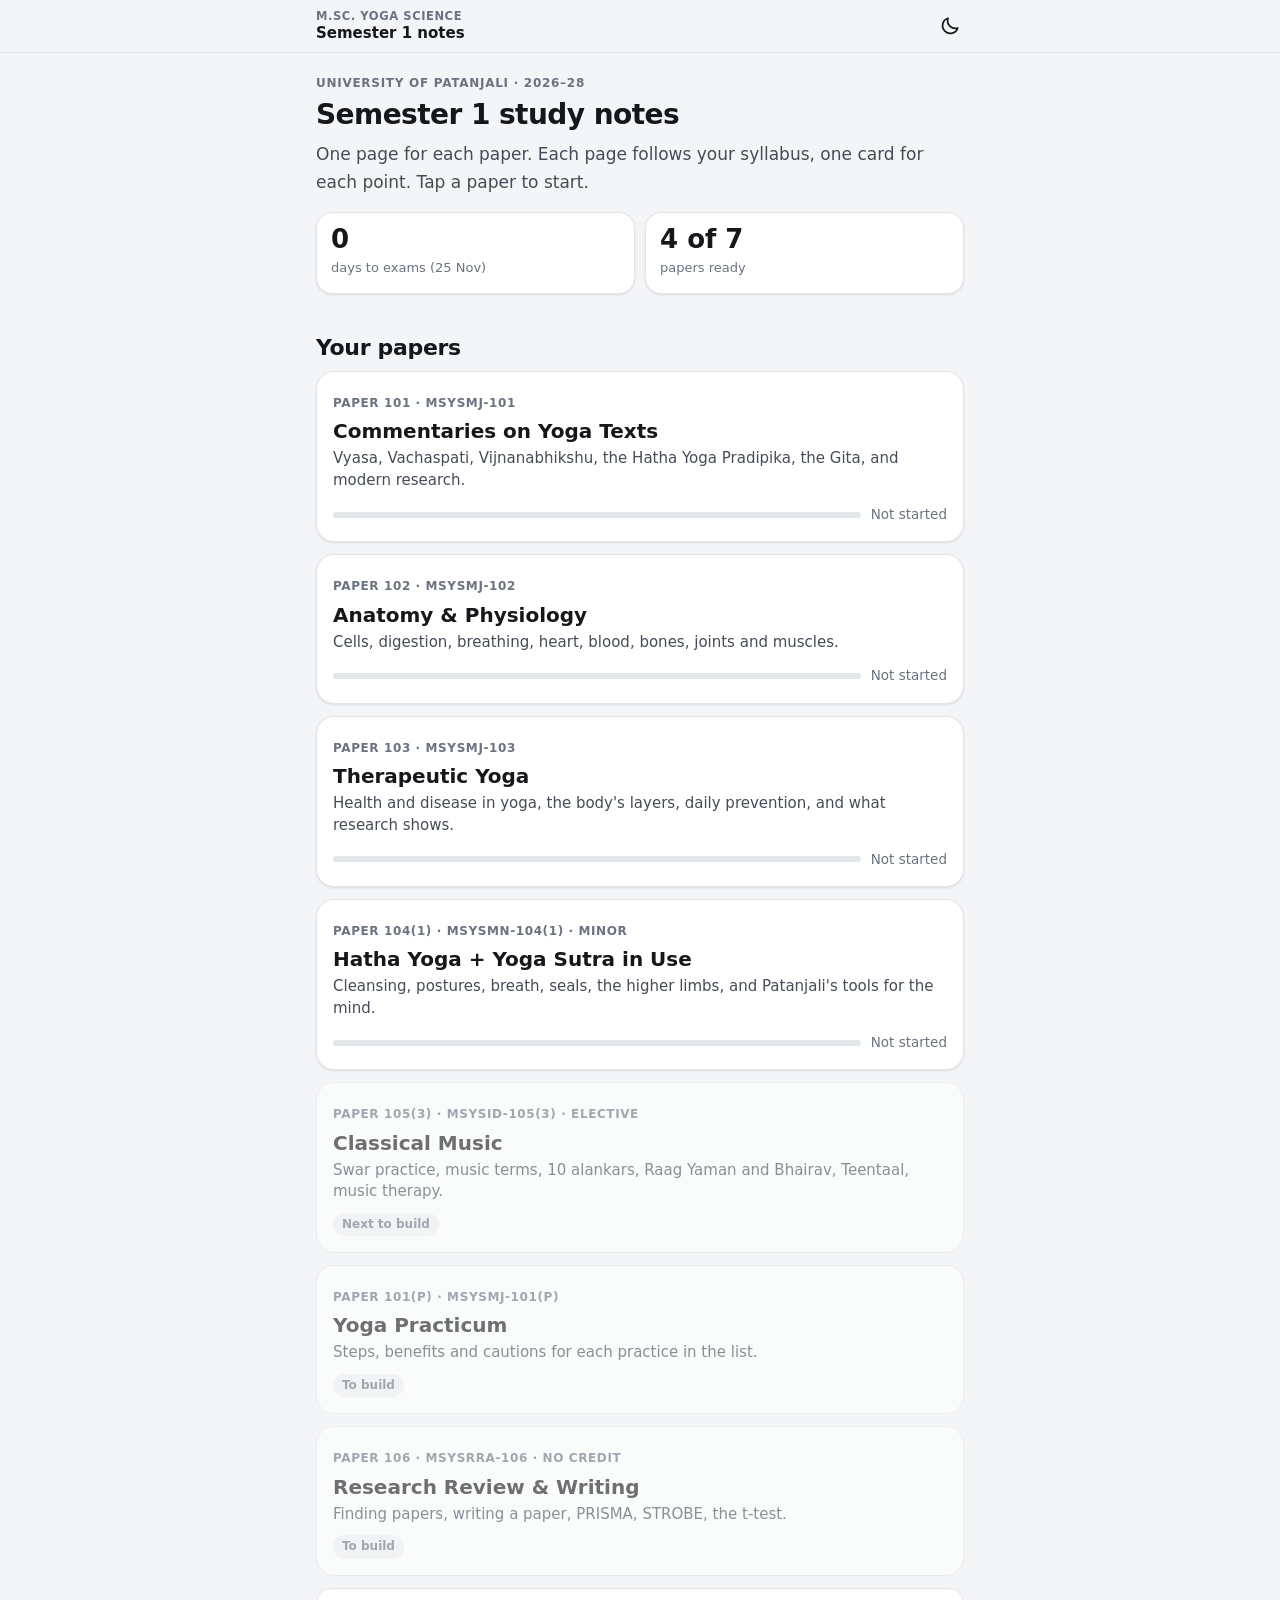
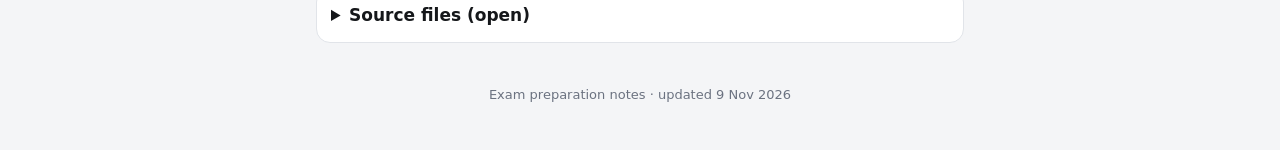
<file: index.html>
<!DOCTYPE html>
<html lang="en">
<head>
<meta charset="UTF-8">
<meta name="robots" content="noindex, nofollow">
<meta name="viewport" content="width=device-width, initial-scale=1, viewport-fit=cover">
<meta name="theme-color" content="#f4f5f7">
<meta name="apple-mobile-web-app-capable" content="yes">
<meta name="mobile-web-app-capable" content="yes">
<meta name="apple-mobile-web-app-title" content="Yoga Notes">
<title>Semester 1 Notes</title>
<script>try{var t=localStorage.getItem('msc-theme');if(t)document.documentElement.setAttribute('data-theme',t)}catch(e){}</script>
<link rel="stylesheet" href="assets/notes.css">
</head>
<body class="hub">

<div class="topbar">
  <div class="row">
    <div class="loc" id="loc" style="padding-left:6px"><b>M.Sc. Yoga Science</b><span>Semester 1 notes</span></div>
    <button class="icon" id="themeBtn" type="button" aria-label="Switch light or dark"></button>
  </div>
</div>

<header class="hero" id="top">
  <span class="k">University of Patanjali · 2026–28</span>
  <h1>Semester 1 study notes</h1>
  <p class="say">One page for each paper. Each page follows your syllabus, one card for each point. Tap a paper to start.</p>
  <div class="stats">
    <div><b data-days>–</b><span>days to exams (25 Nov)</span></div>
    <div><b>4 of 7</b><span>papers ready</span></div>
  </div>
</header>

<main>
  <h2 class="sec">Your papers</h2>
  <ul class="papers">
    <li><a href="101-commentaries/index.html" data-prog="msc101-v2">
      <span class="code">Paper 101 · MSYSMJ-101</span>
      <h2>Commentaries on Yoga Texts</h2>
      <p>Vyasa, Vachaspati, Vijnanabhikshu, the Hatha Yoga Pradipika, the Gita, and modern research.</p>
      <div class="pg"><span class="track"><i></i></span><span class="pgt">Not started</span></div>
    </a></li>
    <li><a href="102-anatomy-physiology/index.html" data-prog="msc102-v2">
      <span class="code">Paper 102 · MSYSMJ-102</span>
      <h2>Anatomy &amp; Physiology</h2>
      <p>Cells, digestion, breathing, heart, blood, bones, joints and muscles.</p>
      <div class="pg"><span class="track"><i></i></span><span class="pgt">Not started</span></div>
    </a></li>
    <li><a href="103-therapeutic-yoga/index.html" data-prog="msc103-v2">
      <span class="code">Paper 103 · MSYSMJ-103</span>
      <h2>Therapeutic Yoga</h2>
      <p>Health and disease in yoga, the body's layers, daily prevention, and what research shows.</p>
      <div class="pg"><span class="track"><i></i></span><span class="pgt">Not started</span></div>
    </a></li>
    <li><a href="104-hatha-yoga-sutra/index.html" data-prog="msc104-v2">
      <span class="code">Paper 104(1) · MSYSMN-104(1) · minor</span>
      <h2>Hatha Yoga + Yoga Sutra in Use</h2>
      <p>Cleansing, postures, breath, seals, the higher limbs, and Patanjali's tools for the mind.</p>
      <div class="pg"><span class="track"><i></i></span><span class="pgt">Not started</span></div>
    </a></li>
    <li><div class="off">
      <span class="code">Paper 105(3) · MSYSID-105(3) · elective</span>
      <h2>Classical Music</h2>
      <p>Swar practice, music terms, 10 alankars, Raag Yaman and Bhairav, Teentaal, music therapy.</p>
      <span class="st">Next to build</span>
    </div></li>
    <li><div class="off">
      <span class="code">Paper 101(P) · MSYSMJ-101(P)</span>
      <h2>Yoga Practicum</h2>
      <p>Steps, benefits and cautions for each practice in the list.</p>
      <span class="st">To build</span>
    </div></li>
    <li><div class="off">
      <span class="code">Paper 106 · MSYSRRA-106 · no credit</span>
      <h2>Research Review &amp; Writing</h2>
      <p>Finding papers, writing a paper, PRISMA, STROBE, the t-test.</p>
      <span class="st">To build</span>
    </div></li>
  </ul>

  <details class="box">
    <summary>Source files (open)</summary>
    <div class="in"><ul class="src">
      <li><a href="sources/PAST-PAPERS.html">Old question papers</a></li>
      <li><a href="sources/TEXTBOOKS.html">Where to get each textbook</a></li>
      <li><a href="sources/RESEARCH-101-commentaries.html">Fact check for Paper 101</a></li>
      <li><a href="sources/RESEARCH-102-anatomy-physiology.html">Research for Paper 102</a></li>
      <li><a href="sources/RESEARCH-103-therapeutic-yoga.html">Research for Paper 103</a></li>
      <li><a href="sources/RESEARCH-104-hatha-yoga-sutra.html">Research for Paper 104(1)</a></li>
    </ul></div>
  </details>
</main>
<footer>Exam preparation notes · updated 9 Nov 2026</footer>

<script src="assets/notes.js"></script>
</body>
</html>
</file>
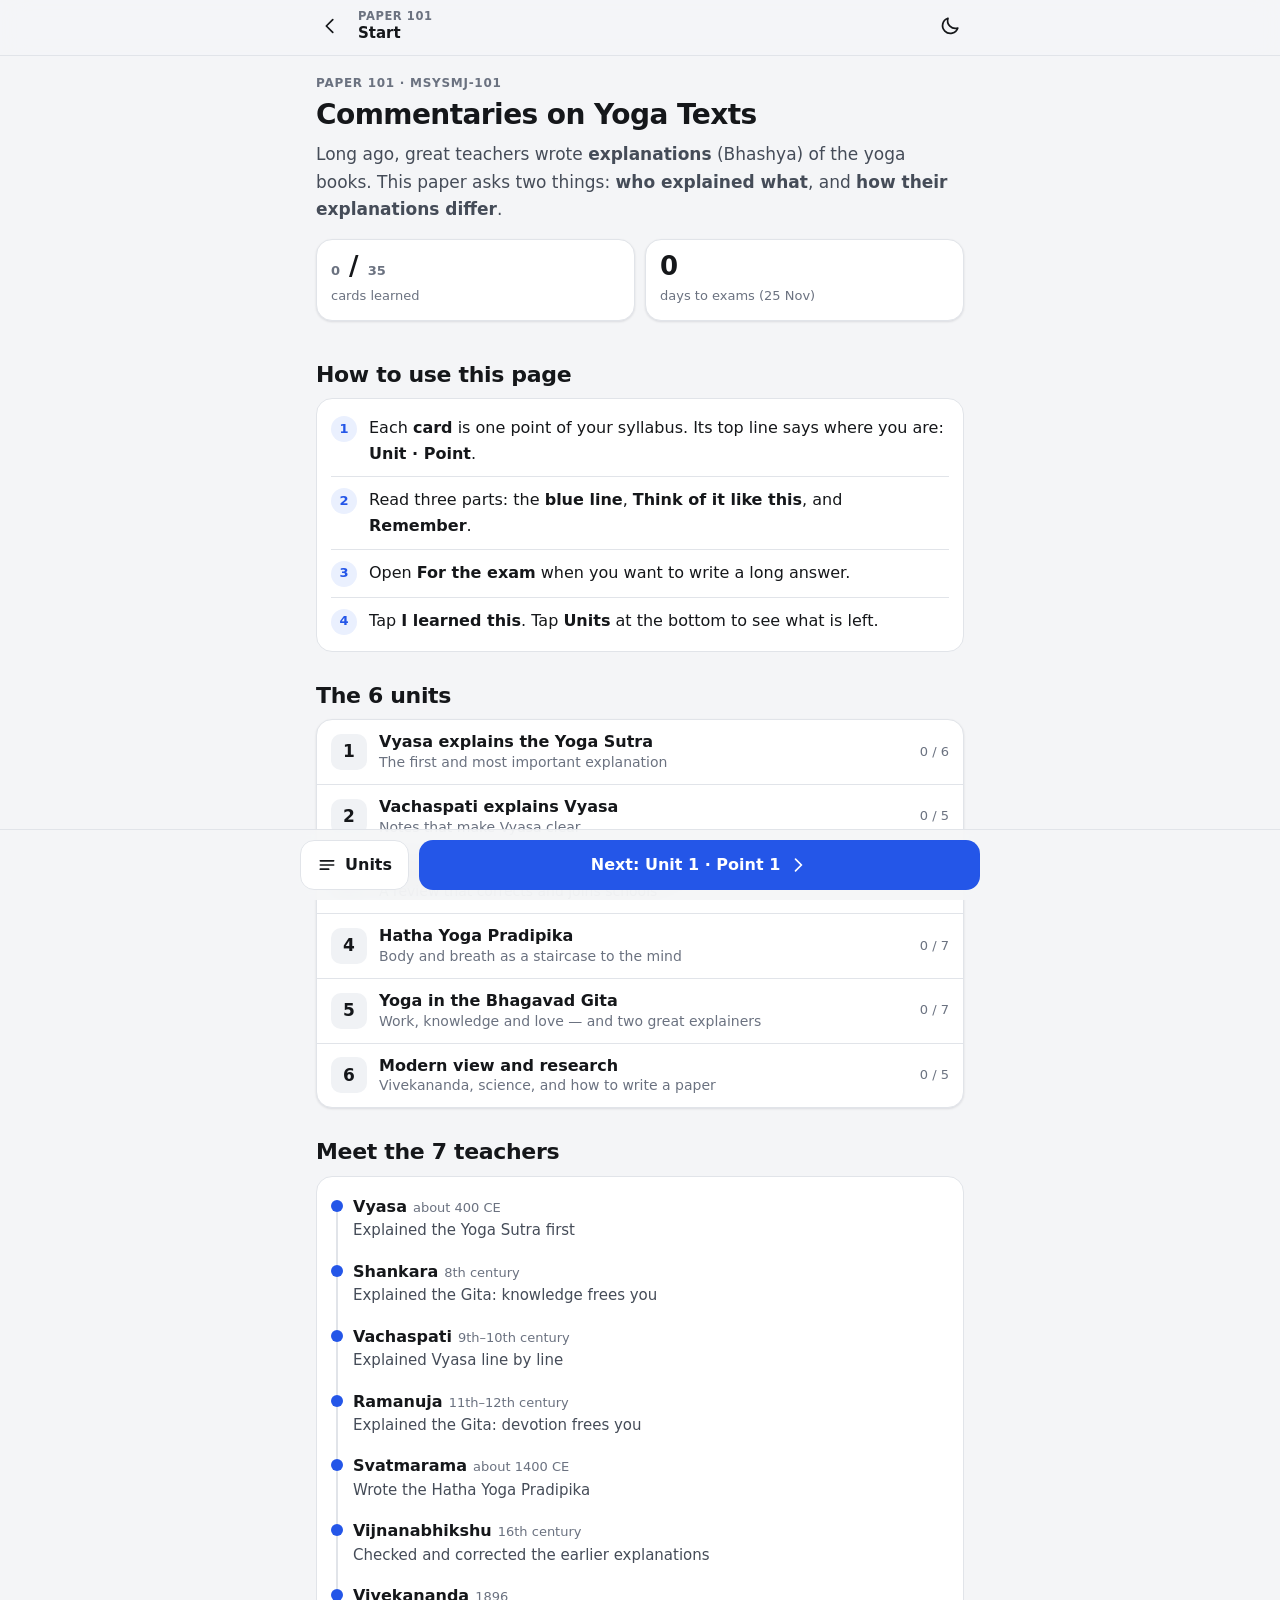
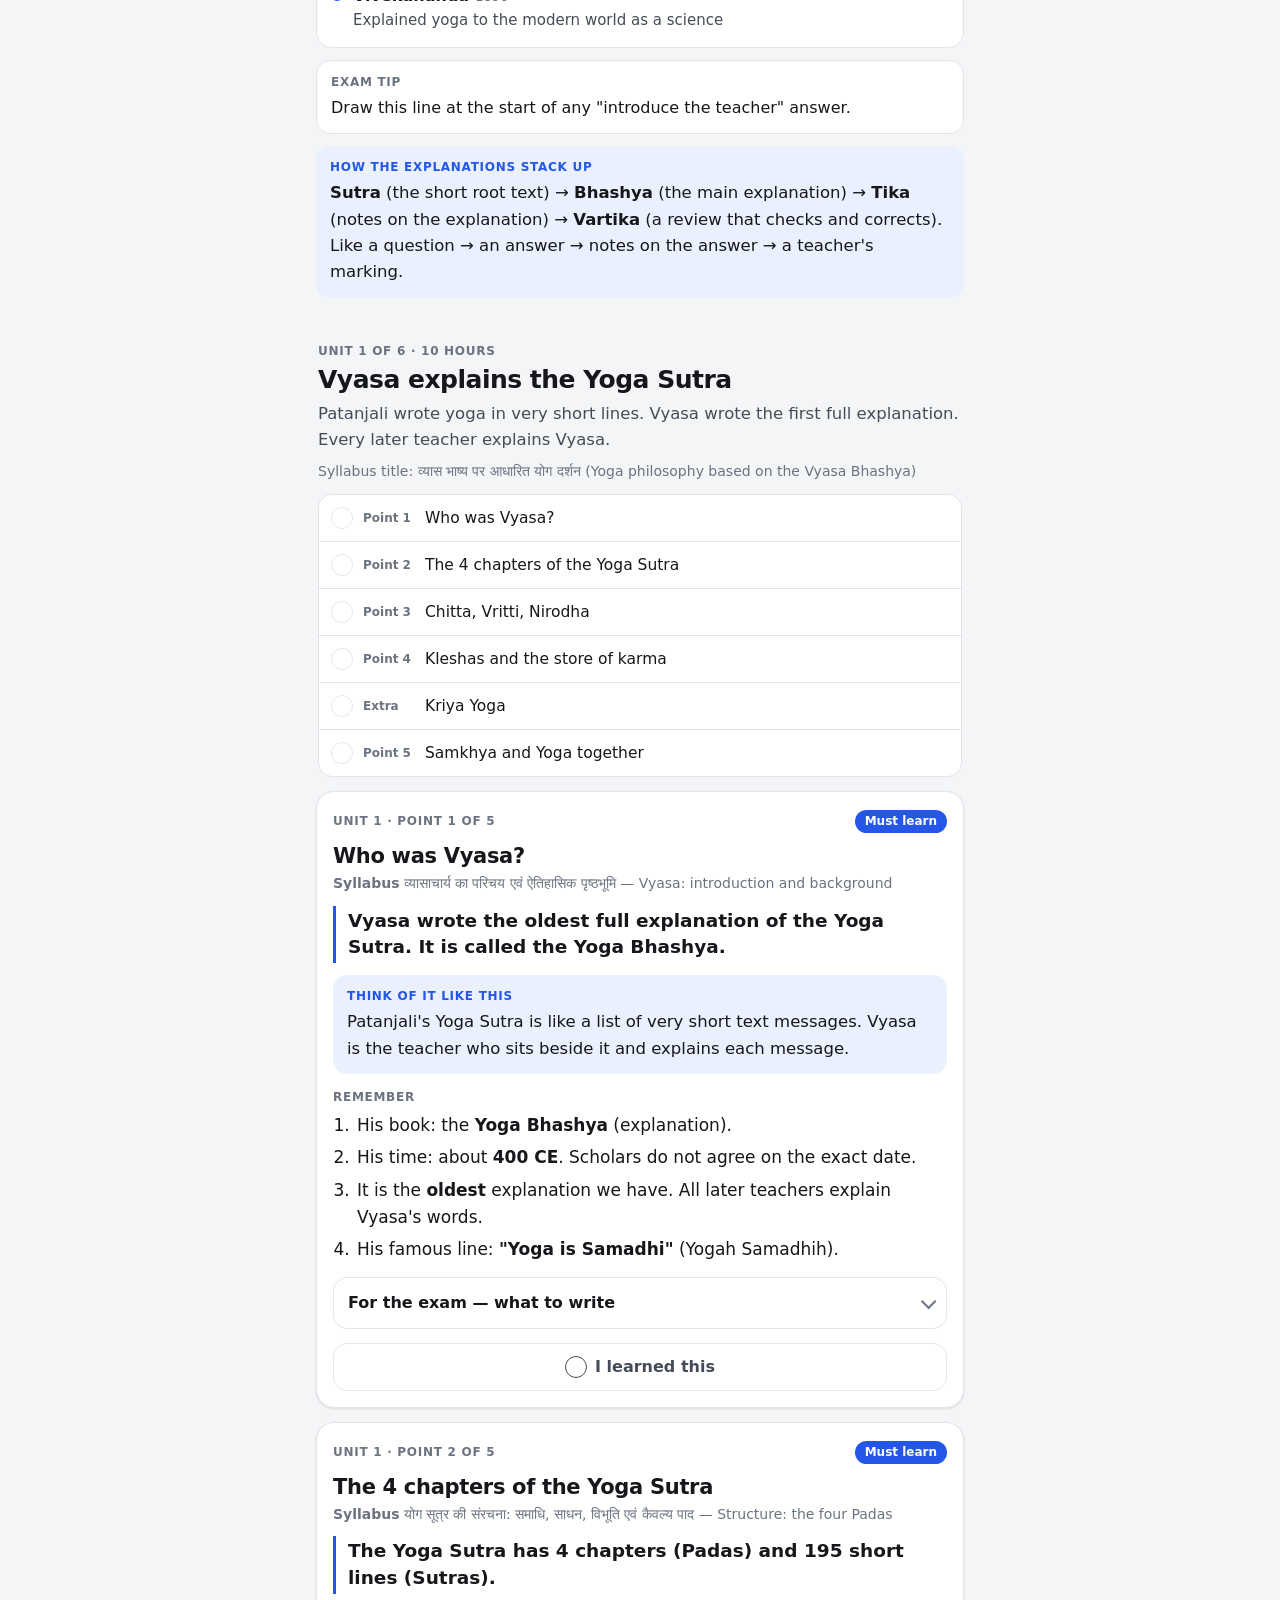
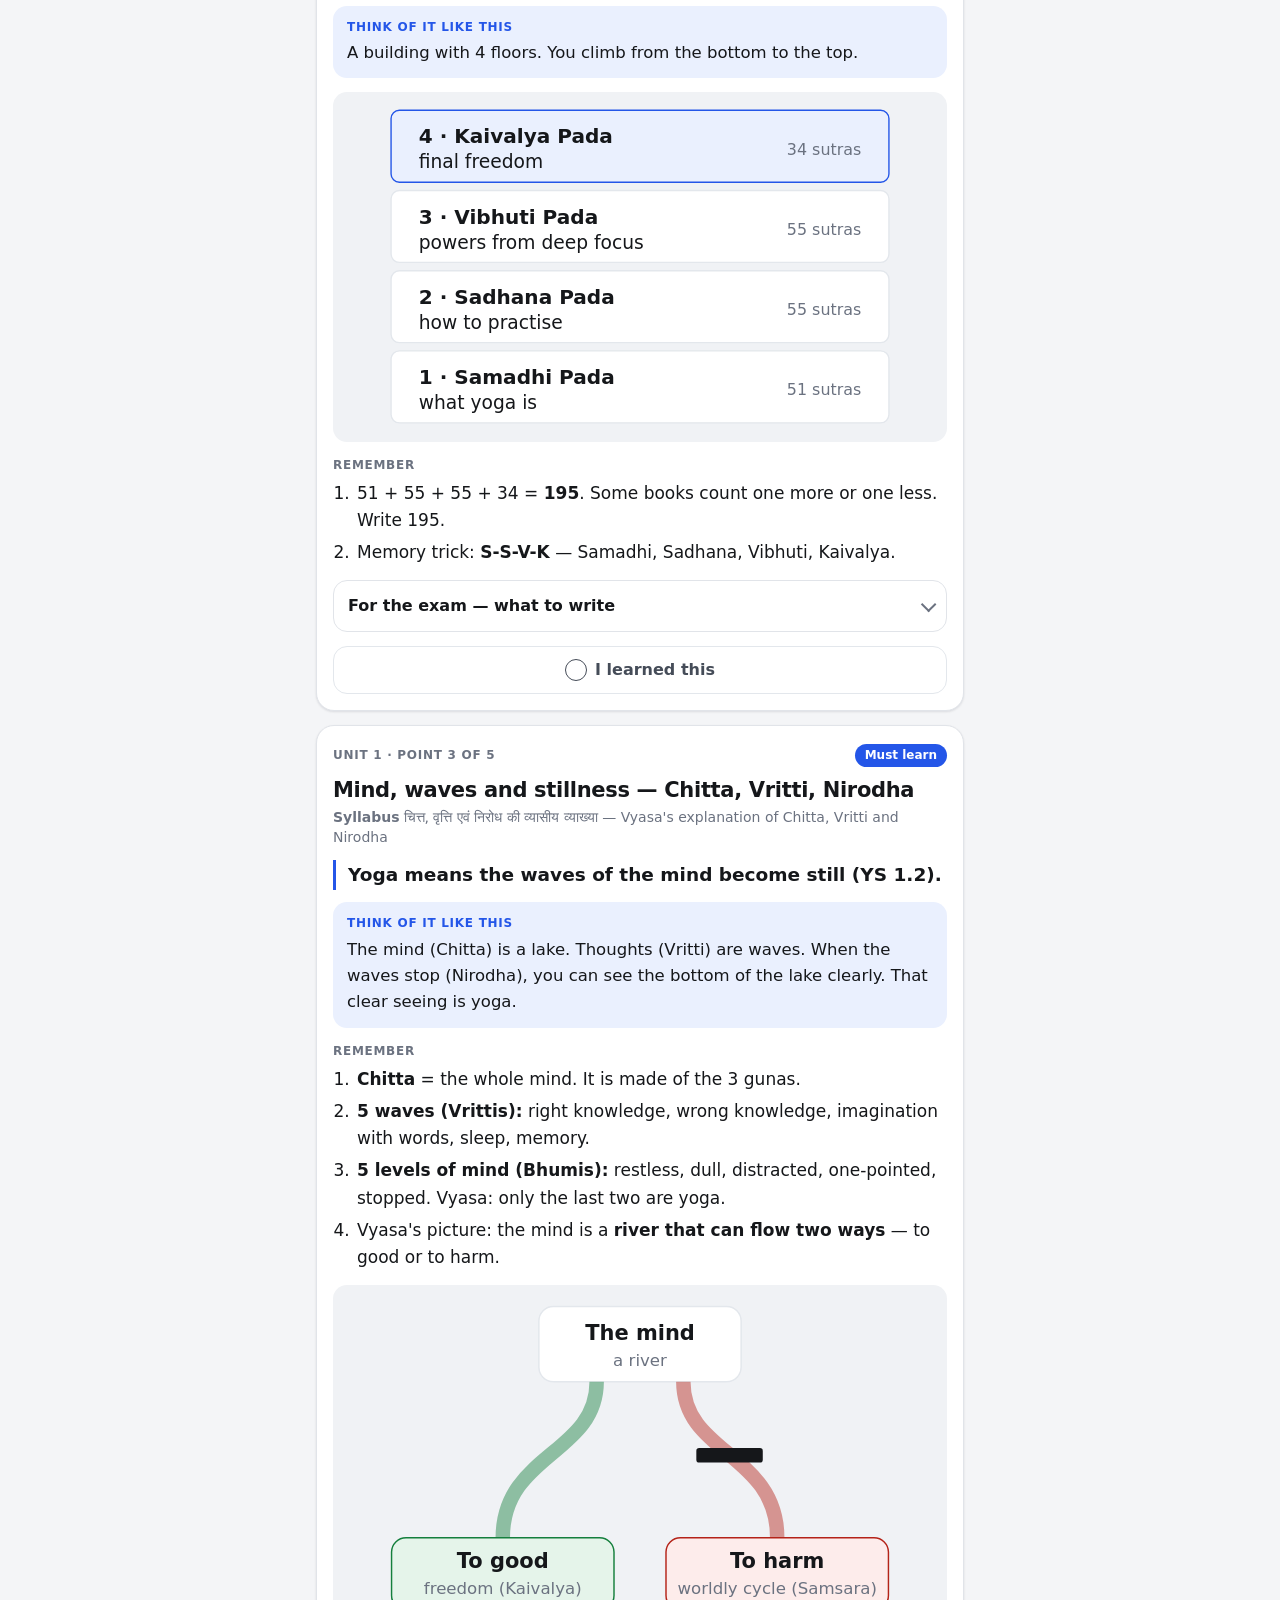
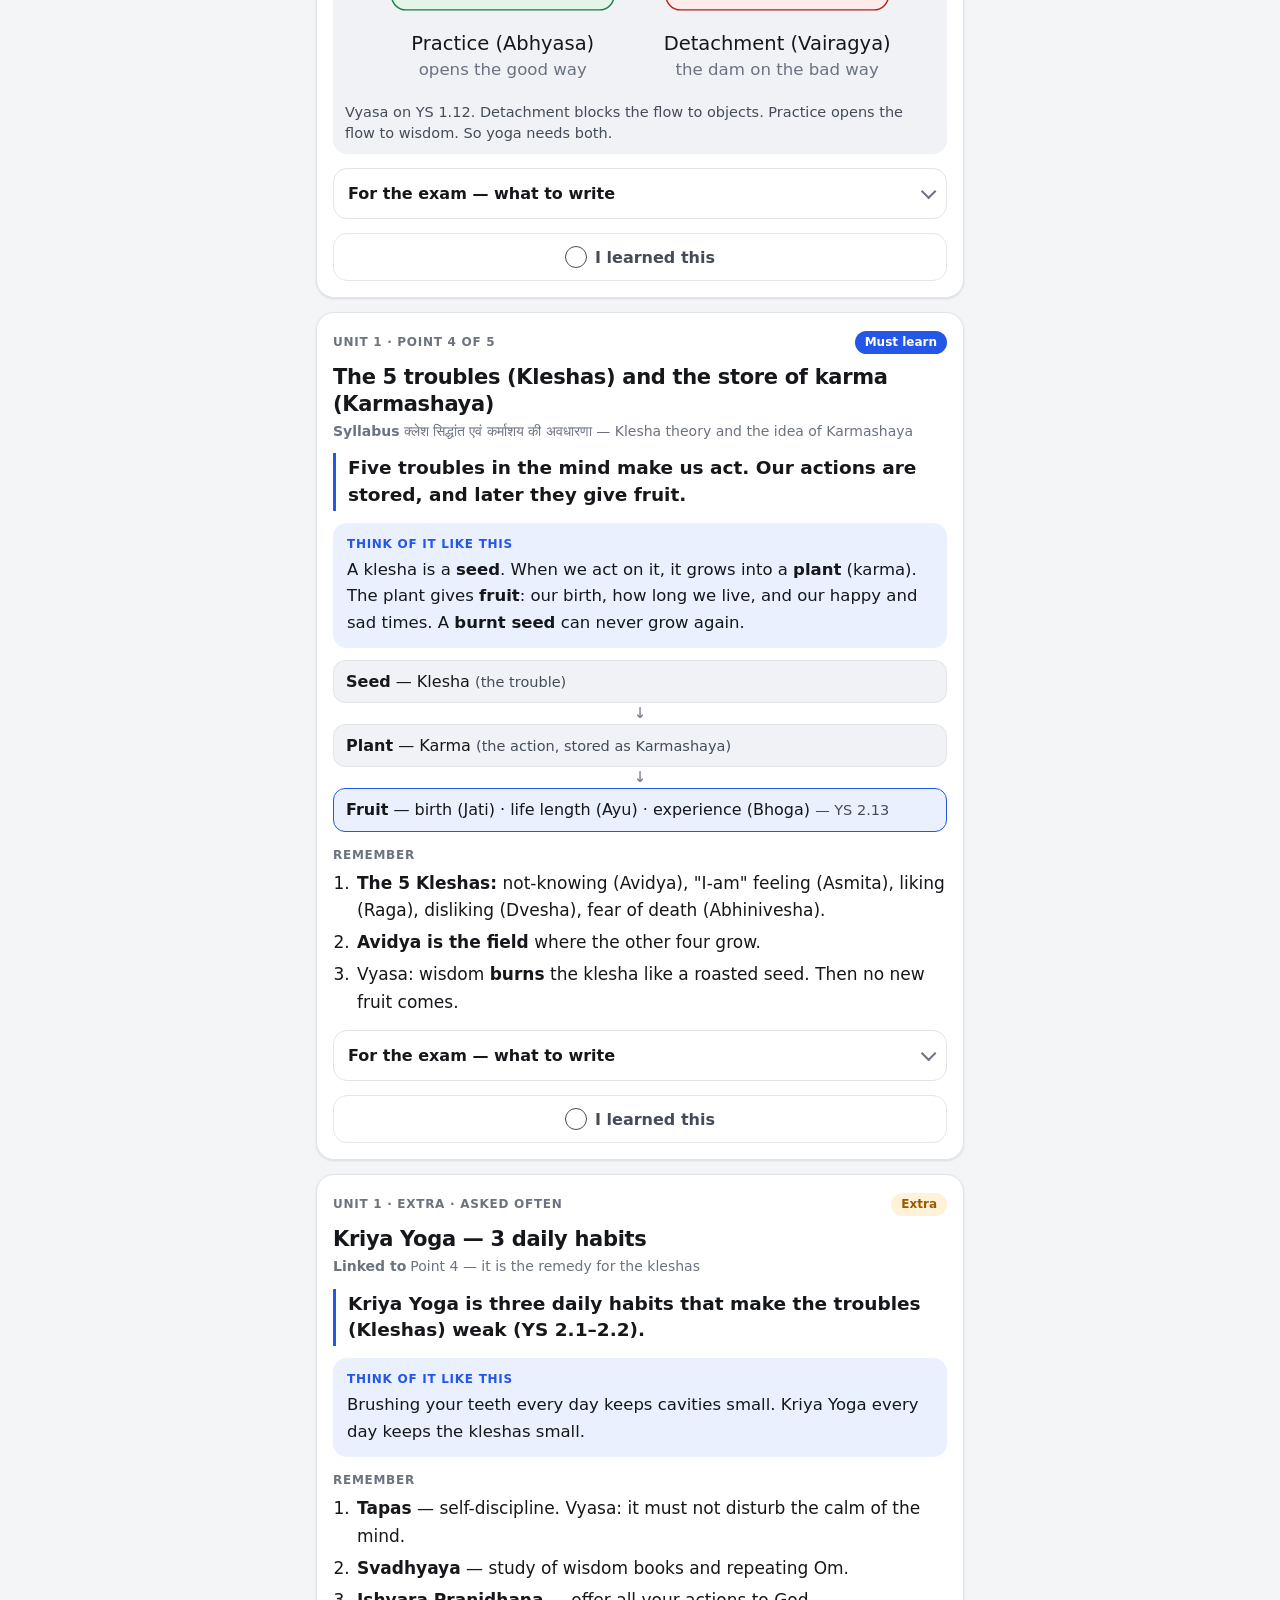
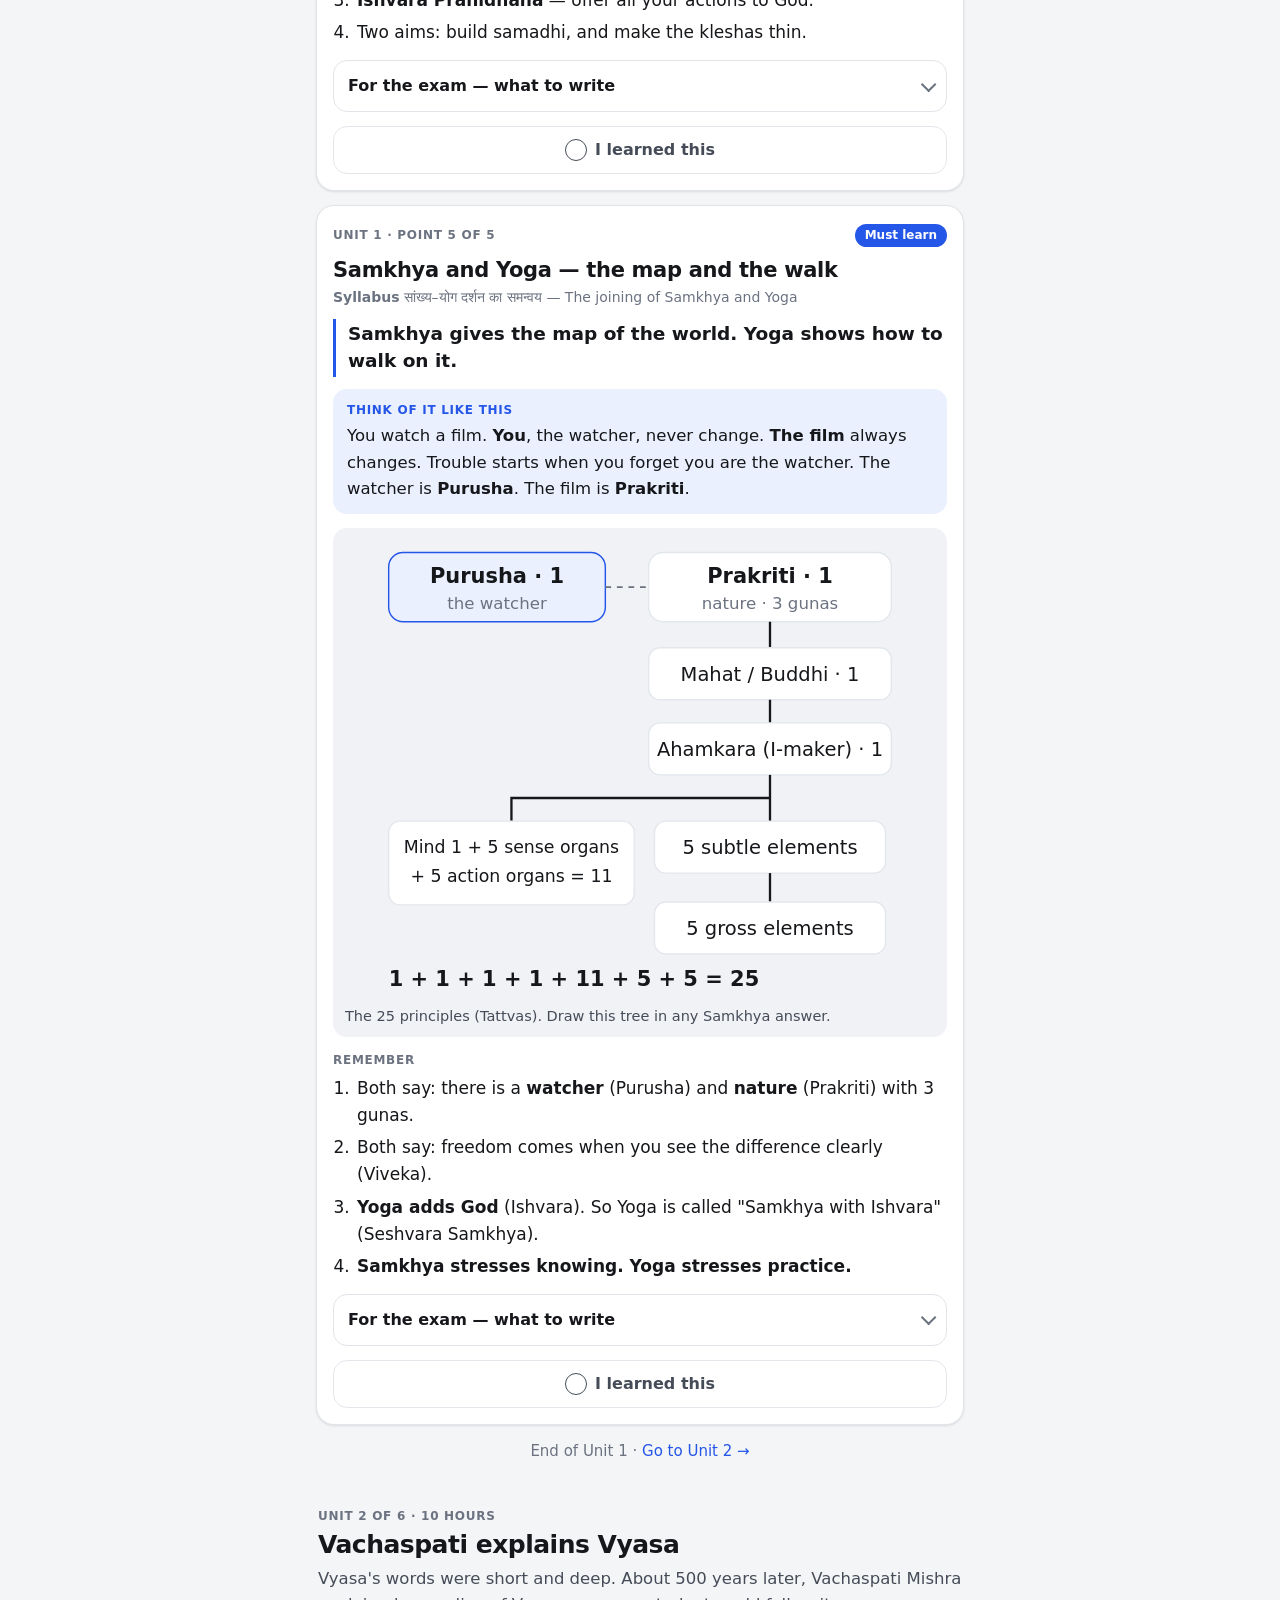
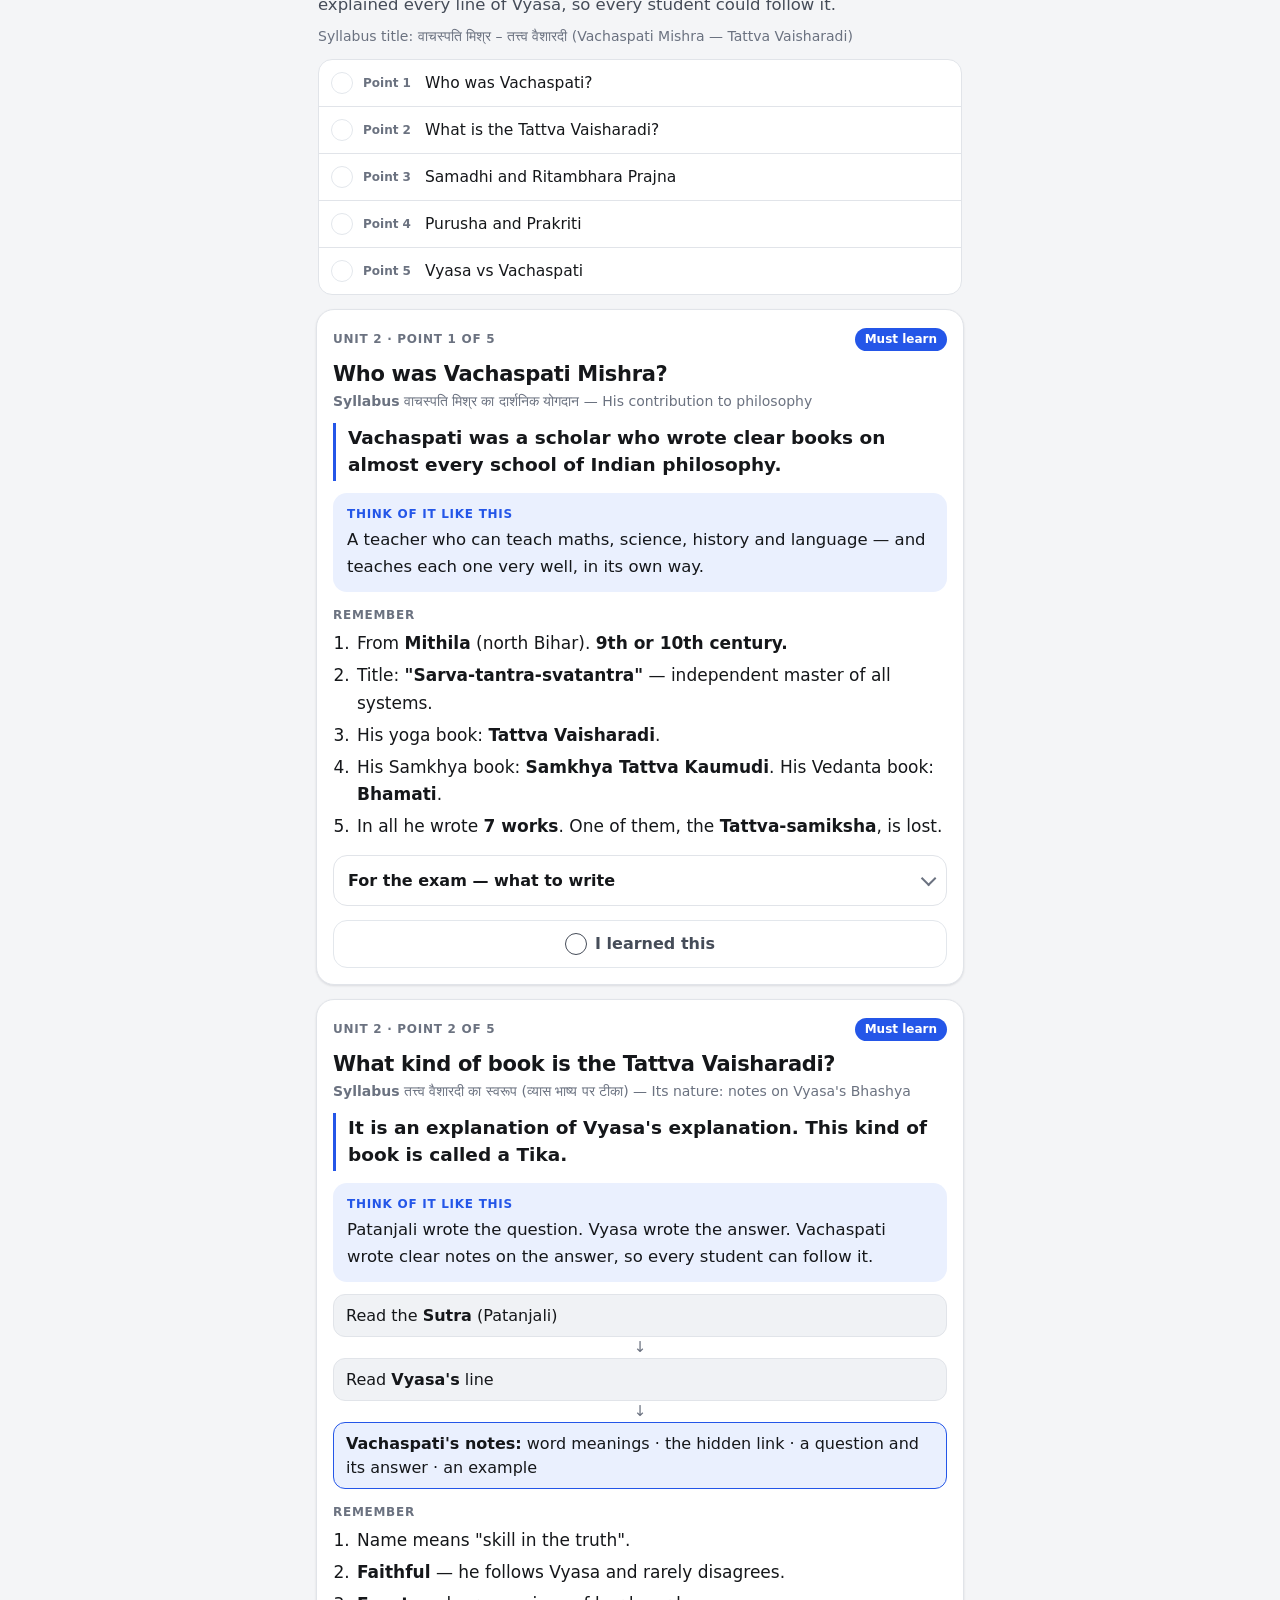
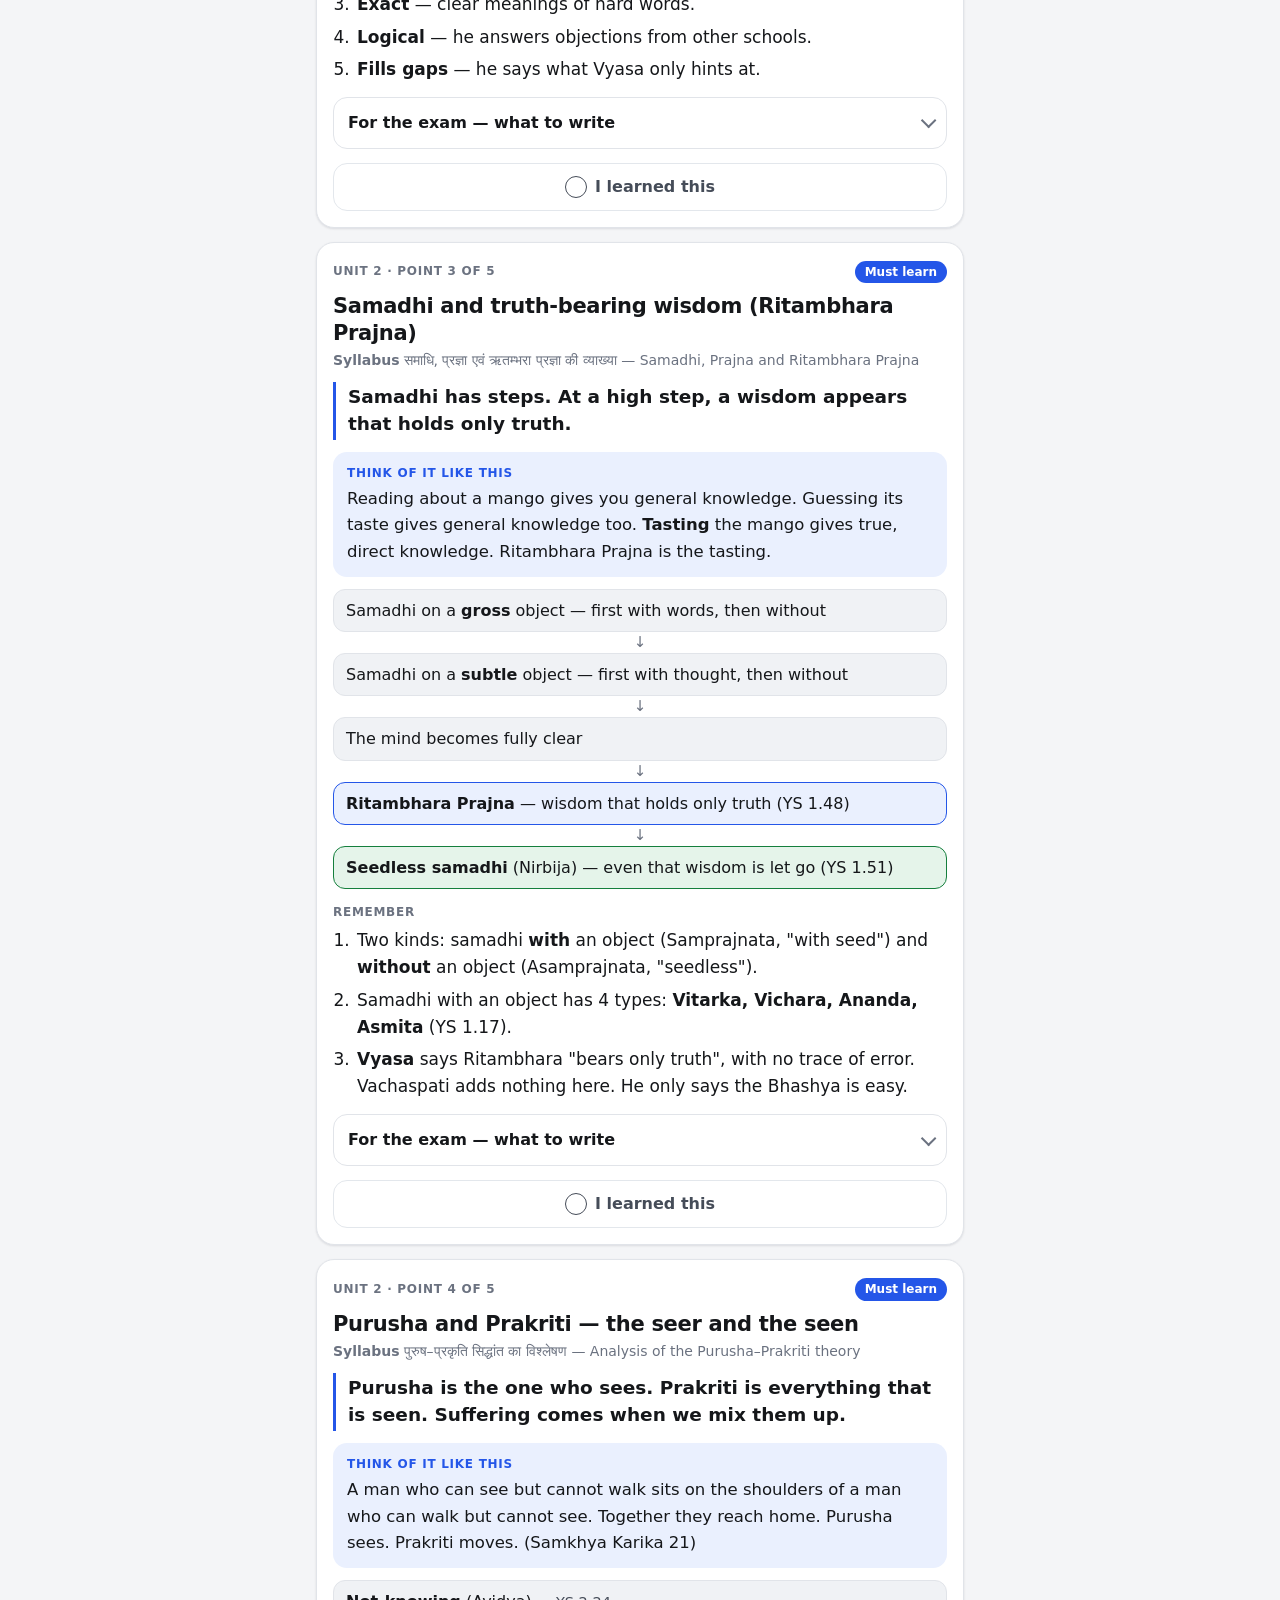
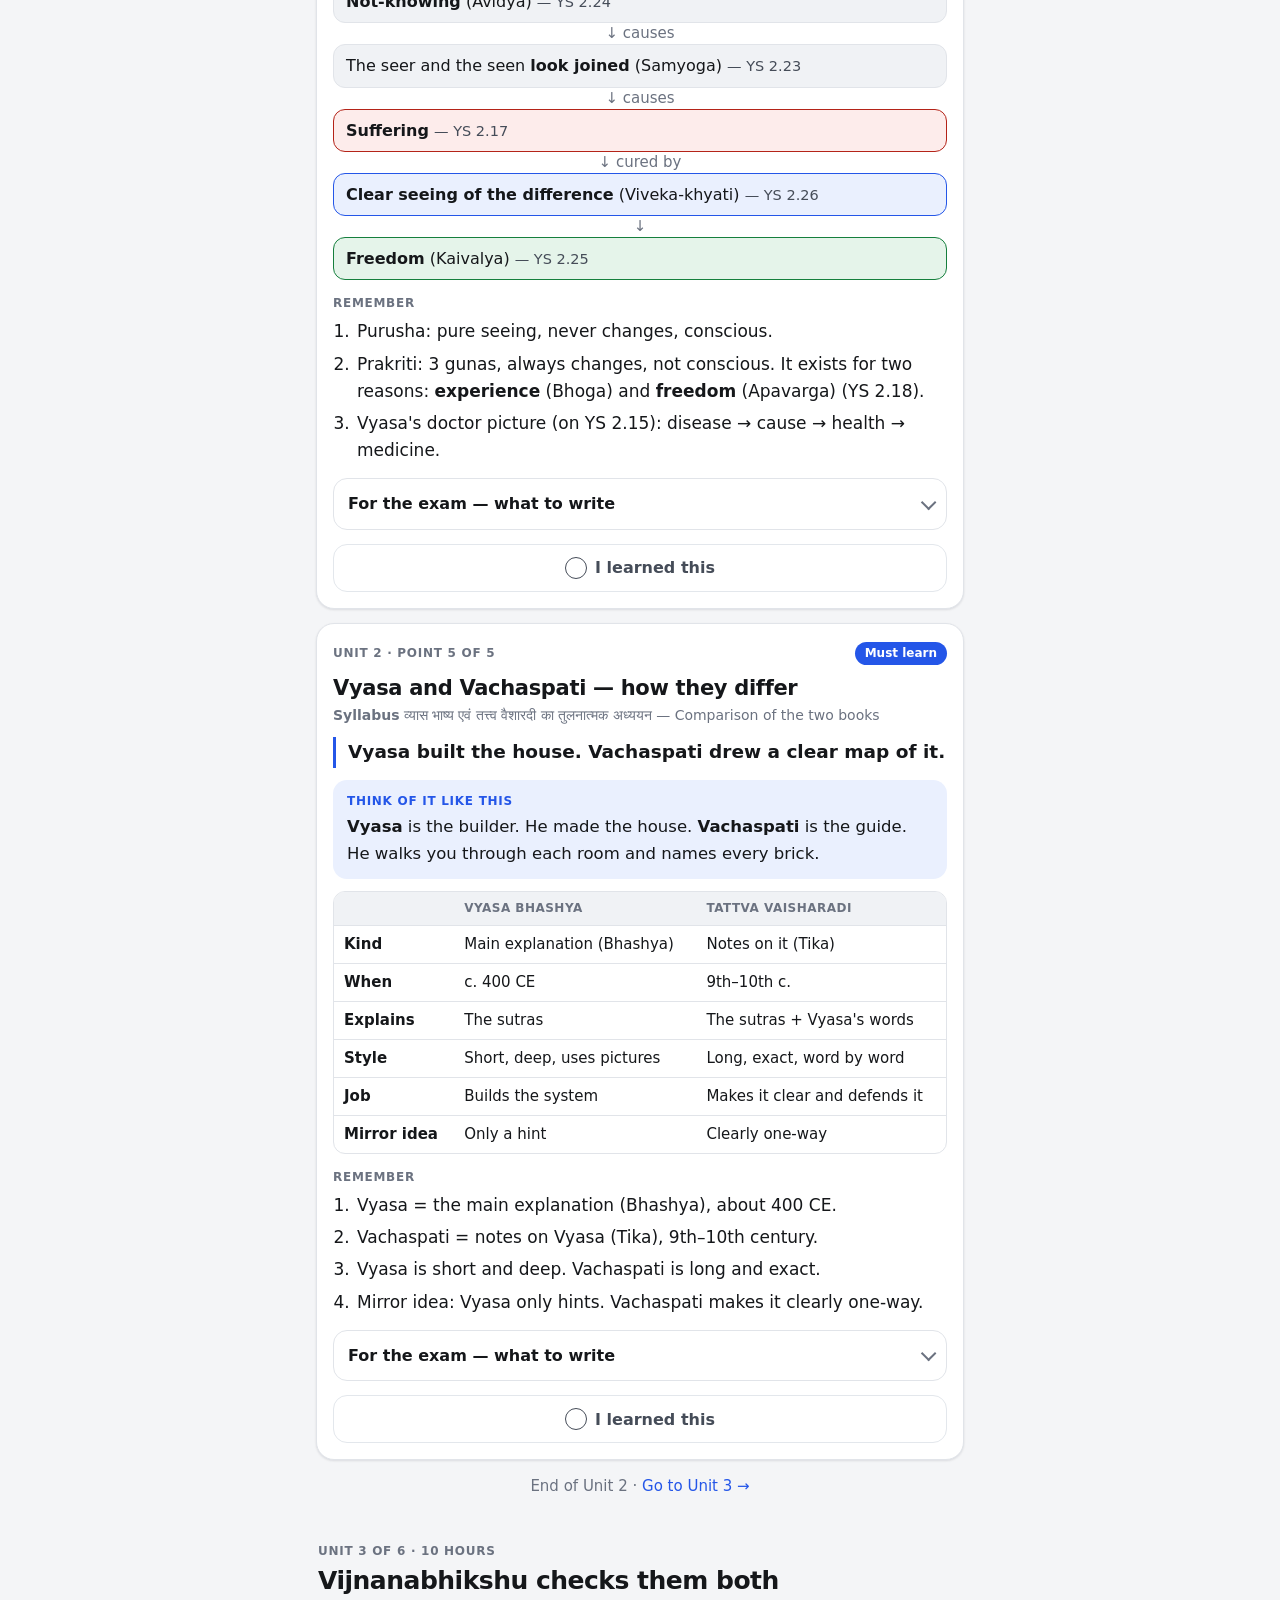
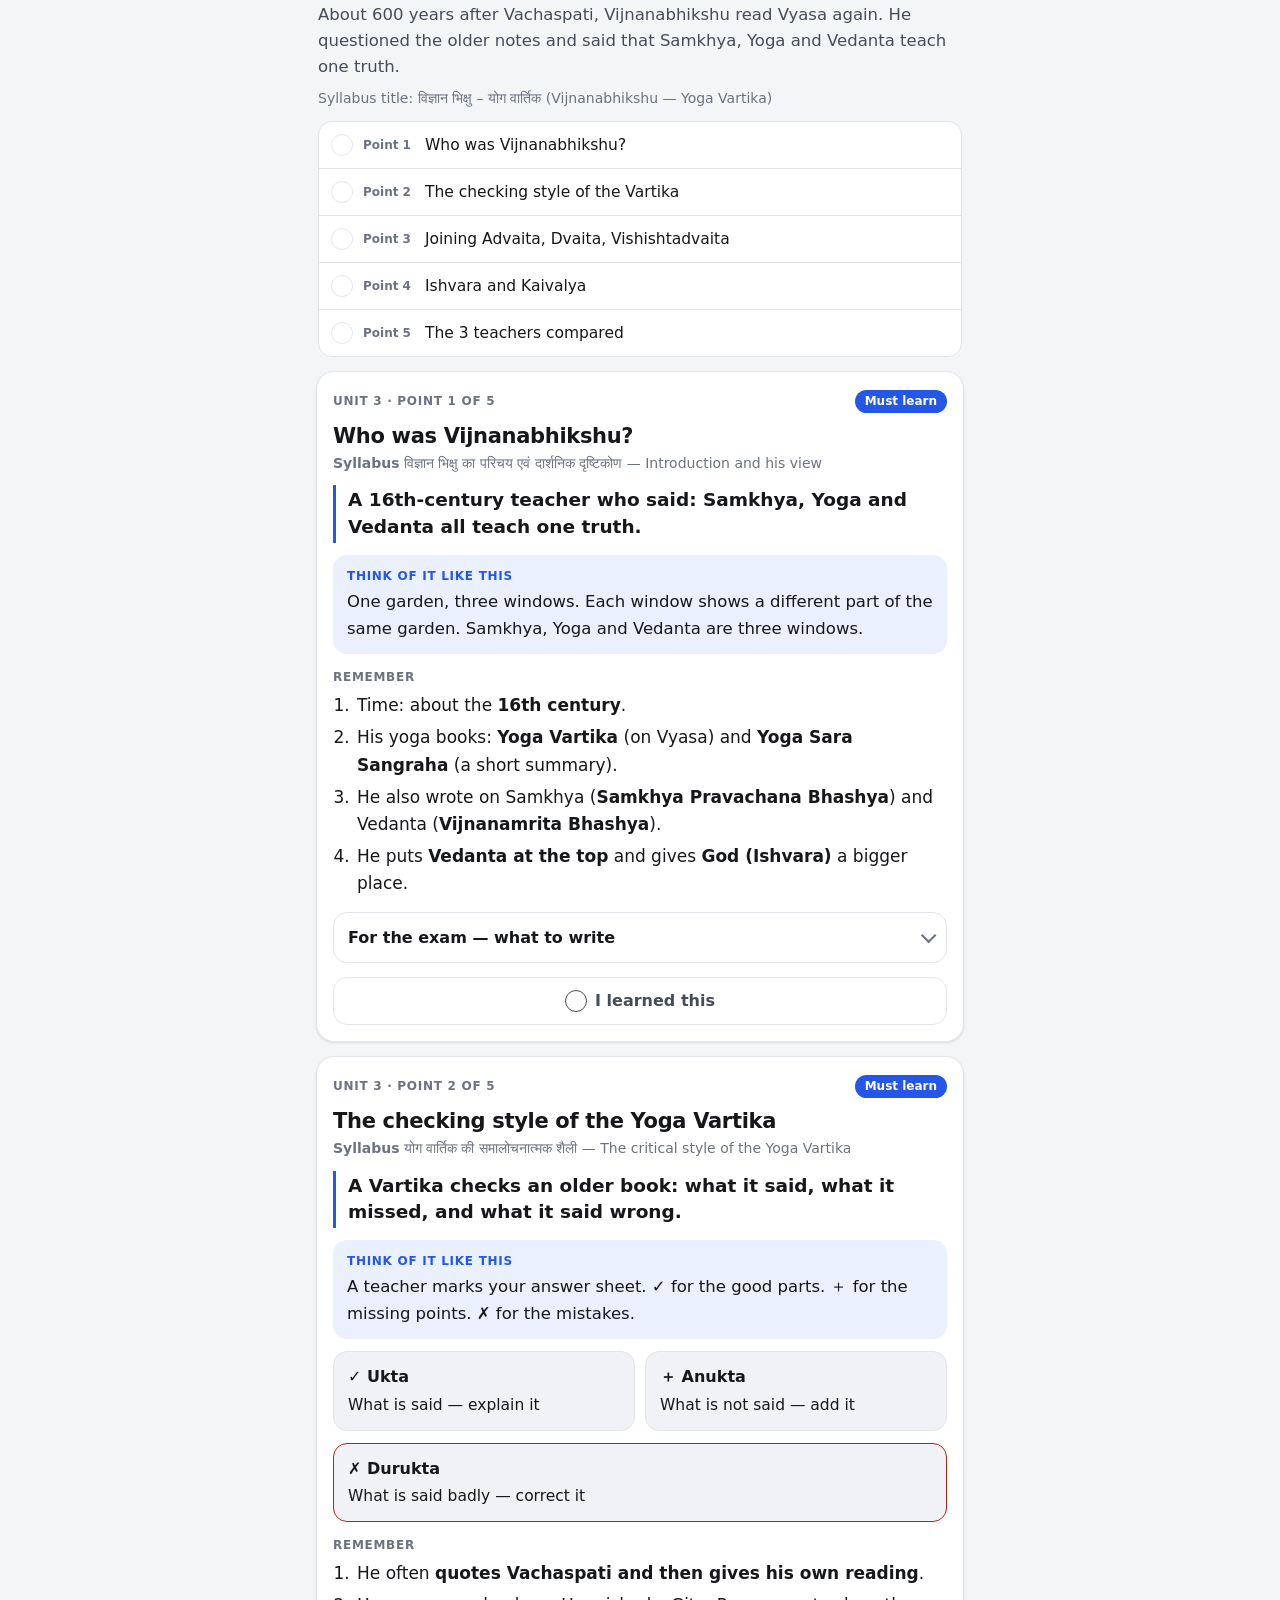
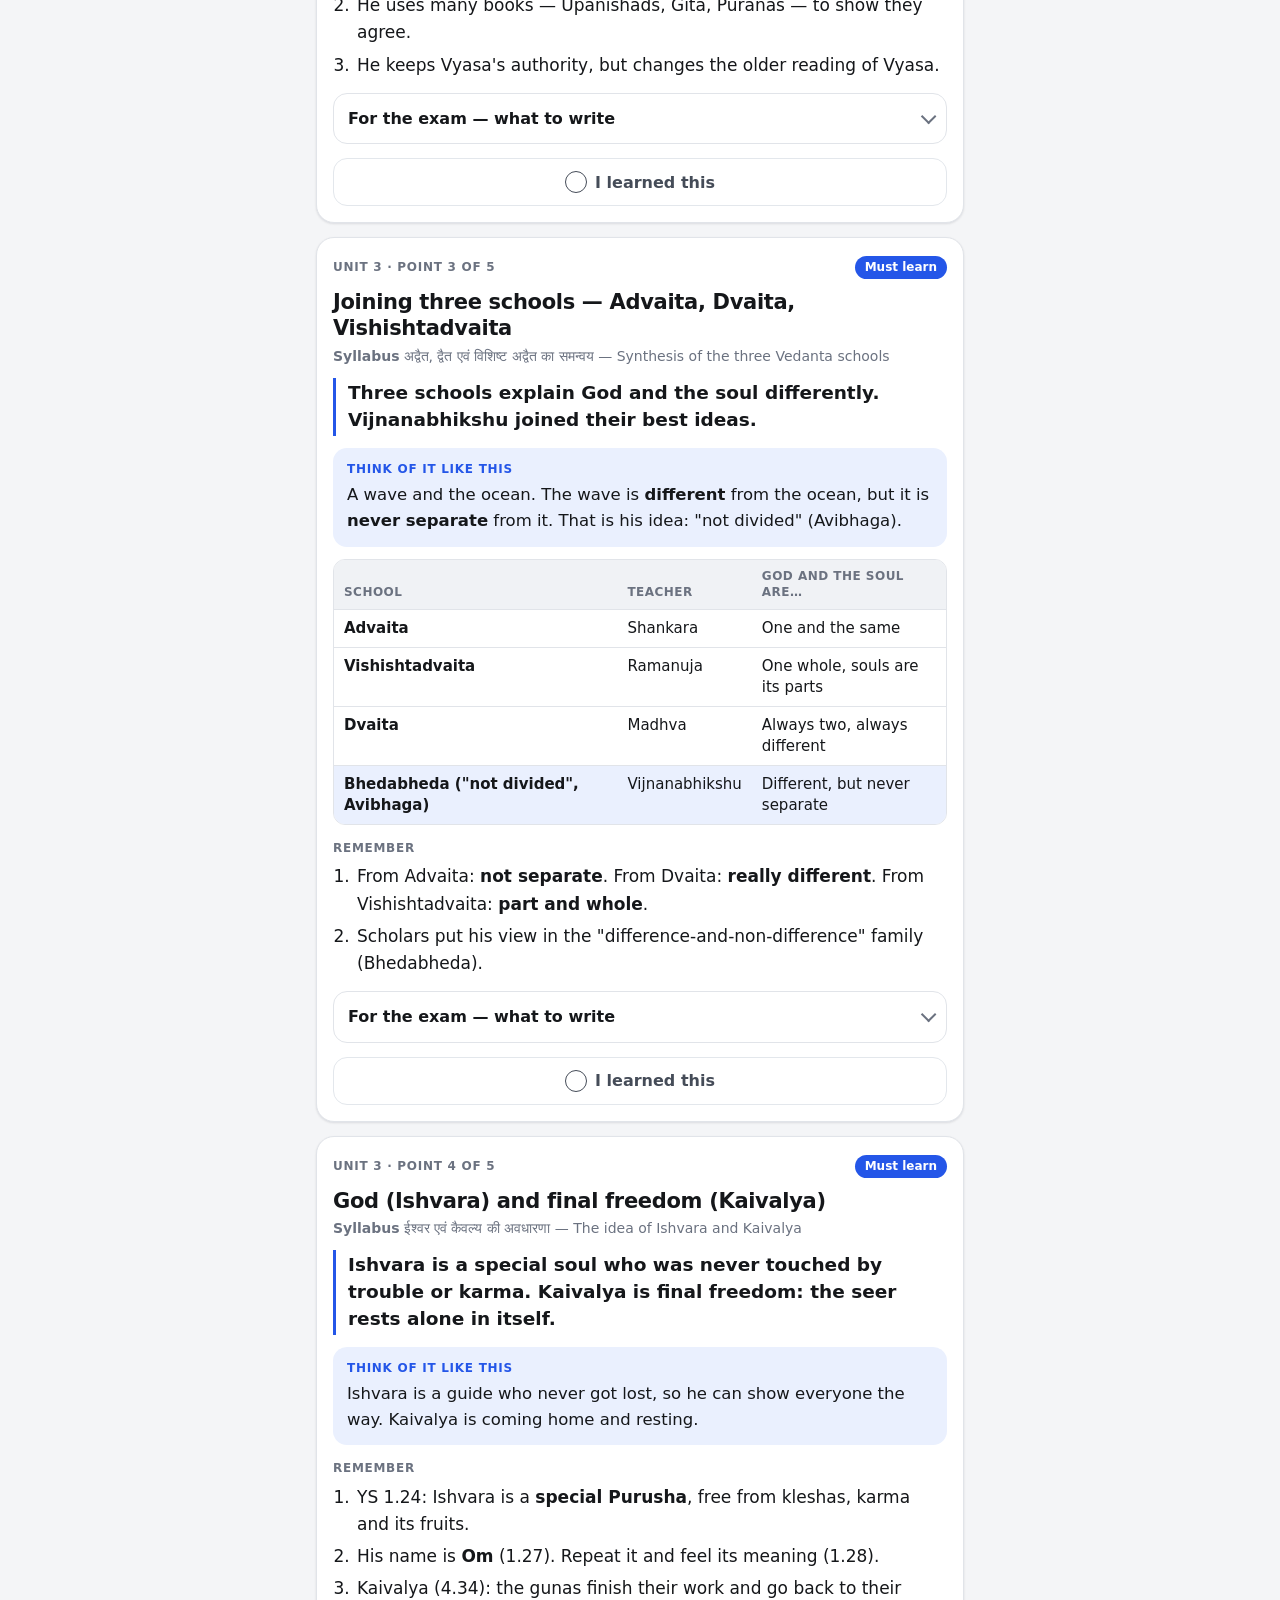
<file: 101-commentaries/index.html>
<!DOCTYPE html>
<html lang="en">
<head>
<meta charset="UTF-8">
<meta name="robots" content="noindex, nofollow">
<meta name="viewport" content="width=device-width, initial-scale=1, viewport-fit=cover">
<meta name="theme-color" content="#f4f5f7">
<meta name="apple-mobile-web-app-capable" content="yes">
<meta name="mobile-web-app-capable" content="yes">
<meta name="apple-mobile-web-app-title" content="Paper 101">
<title>Paper 101 Notes</title>
<script>try{var t=localStorage.getItem('msc-theme');if(t)document.documentElement.setAttribute('data-theme',t)}catch(e){}</script>
<link rel="stylesheet" href="../assets/notes.css">
</head>
<body data-key="msc101-v2" data-paper="101">

<div class="topbar">
  <div class="row">
    <a class="icon" href="../index.html" aria-label="All papers"><svg viewBox="0 0 24 24" aria-hidden="true"><path d="M15 5l-7 7 7 7"/></svg></a>
    <div class="loc" id="loc"><b>Paper 101</b><span>Start</span></div>
    <button class="icon" id="themeBtn" type="button" aria-label="Switch light or dark"></button>
  </div>
  <div class="bar"><i id="pbar"></i></div>
</div>

<header class="hero" id="top">
  <span class="k">Paper 101 · MSYSMJ-101</span>
  <h1>Commentaries on Yoga Texts</h1>
  <p class="say">Long ago, great teachers wrote <b>explanations</b> (Bhashya) of the yoga books. This paper asks two things: <b>who explained what</b>, and <b>how their explanations differ</b>.</p>
  <div class="stats">
    <div><b><span id="nDone">0</span> / <span id="nAll">0</span></b><span>cards learned</span></div>
    <div><b data-days>–</b><span>days to exams (25 Nov)</span></div>
  </div>
</header>

<main>


<section id="start">
  <h2 class="sec">How to use this page</h2>
  <ol class="how">
    <li><span>Each <b>card</b> is one point of your syllabus. Its top line says where you are: <b>Unit · Point</b>.</span></li>
    <li><span>Read three parts: the <b>blue line</b>, <b>Think of it like this</b>, and <b>Remember</b>.</span></li>
    <li><span>Open <b>For the exam</b> when you want to write a long answer.</span></li>
    <li><span>Tap <b>I learned this</b>. Tap <b>Units</b> at the bottom to see what is left.</span></li>
  </ol>

  <h2 class="sec">The 6 units</h2>
  <ul class="units" id="unitList">
    <li><a href="#u1" data-u="u1"><span class="n">1</span><span class="t"><b>Vyasa explains the Yoga Sutra</b><span>The first and most important explanation</span></span><span class="p" data-up="u1"></span></a></li>
    <li><a href="#u2" data-u="u2"><span class="n">2</span><span class="t"><b>Vachaspati explains Vyasa</b><span>Notes that make Vyasa clear</span></span><span class="p" data-up="u2"></span></a></li>
    <li><a href="#u3" data-u="u3"><span class="n">3</span><span class="t"><b>Vijnanabhikshu checks them both</b><span>A review that corrects and joins schools</span></span><span class="p" data-up="u3"></span></a></li>
    <li><a href="#u4" data-u="u4"><span class="n">4</span><span class="t"><b>Hatha Yoga Pradipika</b><span>Body and breath as a staircase to the mind</span></span><span class="p" data-up="u4"></span></a></li>
    <li><a href="#u5" data-u="u5"><span class="n">5</span><span class="t"><b>Yoga in the Bhagavad Gita</b><span>Work, knowledge and love — and two great explainers</span></span><span class="p" data-up="u5"></span></a></li>
    <li><a href="#u6" data-u="u6"><span class="n">6</span><span class="t"><b>Modern view and research</b><span>Vivekananda, science, and how to write a paper</span></span><span class="p" data-up="u6"></span></a></li>
  </ul>

  <h2 class="sec">Meet the 7 teachers</h2>
  <ol class="tl">
    <li><b>Vyasa</b><span class="d">about 400 CE</span><p>Explained the Yoga Sutra first</p></li>
    <li><b>Shankara</b><span class="d">8th century</span><p>Explained the Gita: knowledge frees you</p></li>
    <li><b>Vachaspati</b><span class="d">9th–10th century</span><p>Explained Vyasa line by line</p></li>
    <li><b>Ramanuja</b><span class="d">11th–12th century</span><p>Explained the Gita: devotion frees you</p></li>
    <li><b>Svatmarama</b><span class="d">about 1400 CE</span><p>Wrote the Hatha Yoga Pradipika</p></li>
    <li><b>Vijnanabhikshu</b><span class="d">16th century</span><p>Checked and corrected the earlier explanations</p></li>
    <li><b>Vivekananda</b><span class="d">1896</span><p>Explained yoga to the modern world as a science</p></li>
  </ol>
  <p class="note"><span class="k">Exam tip</span>Draw this line at the start of any "introduce the teacher" answer.</p>
  <p class="like"><span class="k">How the explanations stack up</span><b>Sutra</b> (the short root text) → <b>Bhashya</b> (the main explanation) → <b>Tika</b> (notes on the explanation) → <b>Vartika</b> (a review that checks and corrects). Like a question → an answer → notes on the answer → a teacher's marking.</p>
</section>

<!-- ================= UNIT 1 ================= -->
<section class="unit" id="u1" data-name="Vyasa">
  <div class="uh">
    <span class="k">Unit 1 of 6 · 10 hours</span>
    <h2>Vyasa explains the Yoga Sutra</h2>
    <p class="story">Patanjali wrote yoga in very short lines. Vyasa wrote the first full explanation. Every later teacher explains Vyasa.</p>
    <p class="syl">Syllabus title: व्यास भाष्य पर आधारित योग दर्शन (Yoga philosophy based on the Vyasa Bhashya)</p>
    <ul class="inunit" data-list="u1"></ul>
  </div>

  <article class="card" id="u1-p1" data-u="u1" data-lab="Point 1" data-short="Who was Vyasa?">
    <div class="where"><span class="k">Unit 1 · Point 1 of 5</span><span class="pri must">Must learn</span></div>
    <h3>Who was Vyasa?</h3>
    <p class="syl"><span>Syllabus</span>व्यासाचार्य का परिचय एवं ऐतिहासिक पृष्ठभूमि — Vyasa: introduction and background</p>
    <p class="oneline">Vyasa wrote the oldest full explanation of the Yoga Sutra. It is called the Yoga Bhashya.</p>
    <div class="like"><span class="k">Think of it like this</span>Patanjali's Yoga Sutra is like a list of very short text messages. Vyasa is the teacher who sits beside it and explains each message.</div>
    <div class="rem"><span class="k">Remember</span><ol>
      <li>His book: the <b>Yoga Bhashya</b> (explanation).</li>
      <li>His time: about <b>400 CE</b>. Scholars do not agree on the exact date.</li>
      <li>It is the <b>oldest</b> explanation we have. All later teachers explain Vyasa's words.</li>
      <li>His famous line: <b>"Yoga is Samadhi"</b> (Yogah Samadhih).</li>
    </ol></div>
    <details class="exam"><summary>For the exam — what to write</summary><div class="in">
      <h4>Who</h4><p>Tradition says Vyasa is Veda Vyasa (Krishna Dvaipayana), who also wrote the Mahabharata. Most scholars think he is a later teacher who used this respected name. Some modern scholars (Philipp Maas) think the Sutra and the Bhashya are one work, the "Patanjala Yogashastra".</p>
      <h4>Why he matters</h4><ul>
        <li>First and most trusted explanation.</li>
        <li>He gives the full system: chitta, gunas, kleshas, karma, Ishvara.</li>
        <li>He uses pictures: the river of the mind (YS 1.12), the burnt seed (YS 2.4), the four parts of medicine (YS 2.15).</li>
        <li>He quotes the older Samkhya teacher Panchashikha.</li>
        <li>His chapter endings call the work "Samkhya-pravachana" — an explanation of Samkhya.</li>
      </ul>
      <div class="verse">yogaḥ samādhiḥ — Vyasa on Yoga Sutra 1.1</div>
      <h4>Answer plan</h4><ol><li>Draw the timeline (in "Start here").</li><li>Who · when · what.</li><li>Why he matters (5 points).</li><li>"Yoga is Samadhi" + meaning.</li></ol>
    </div></details>
    <button class="learn" type="button">I learned this</button>
  </article>

  <article class="card" id="u1-p2" data-u="u1" data-lab="Point 2" data-short="The 4 chapters of the Yoga Sutra">
    <div class="where"><span class="k">Unit 1 · Point 2 of 5</span><span class="pri must">Must learn</span></div>
    <h3>The 4 chapters of the Yoga Sutra</h3>
    <p class="syl"><span>Syllabus</span>योग सूत्र की संरचना: समाधि, साधन, विभूति एवं कैवल्य पाद — Structure: the four Padas</p>
    <p class="oneline">The Yoga Sutra has 4 chapters (Padas) and 195 short lines (Sutras).</p>
    <div class="like"><span class="k">Think of it like this</span>A building with 4 floors. You climb from the bottom to the top.</div>
    <figure>
      <svg viewBox="112 4 376 238" role="img" aria-label="The four Padas as four floors">
        <rect class="hlf" x="120" y="10" width="360" height="52" rx="6"/><text class="t-b" x="140" y="34">4 · Kaivalya Pada</text><text class="t-m" x="140" y="52">final freedom</text><text class="mono" x="460" y="42" text-anchor="end">34 sutras</text>
        <rect class="box" x="120" y="68" width="360" height="52" rx="6"/><text class="t-b" x="140" y="92">3 · Vibhuti Pada</text><text class="t-m" x="140" y="110">powers from deep focus</text><text class="mono" x="460" y="100" text-anchor="end">55 sutras</text>
        <rect class="box" x="120" y="126" width="360" height="52" rx="6"/><text class="t-b" x="140" y="150">2 · Sadhana Pada</text><text class="t-m" x="140" y="168">how to practise</text><text class="mono" x="460" y="158" text-anchor="end">55 sutras</text>
        <rect class="box" x="120" y="184" width="360" height="52" rx="6"/><text class="t-b" x="140" y="208">1 · Samadhi Pada</text><text class="t-m" x="140" y="226">what yoga is</text><text class="mono" x="460" y="216" text-anchor="end">51 sutras</text>
      </svg>
    </figure>
    <div class="rem"><span class="k">Remember</span><ol>
      <li>51 + 55 + 55 + 34 = <b>195</b>. Some books count one more or one less. Write 195.</li>
      <li>Memory trick: <b>S-S-V-K</b> — Samadhi, Sadhana, Vibhuti, Kaivalya.</li>
    </ol></div>
    <details class="exam"><summary>For the exam — what to write</summary><div class="in">
      <div class="tw"><table class="t">
        <tr><th>Pada</th><th>Main topics</th></tr>
        <tr><td><b>1 Samadhi</b></td><td>Definition of yoga (1.2) · 5 vrittis · Abhyasa and Vairagya · Ishvara and Om · 9 obstacles · types of samadhi</td></tr>
        <tr><td><b>2 Sadhana</b></td><td>Kriya Yoga · 5 Kleshas · karma · Heya–Hetu–Hana–Upaya (2.15–2.26) · first 5 limbs, Yama to Pratyahara</td></tr>
        <tr><td><b>3 Vibhuti</b></td><td>Dharana · Dhyana · Samadhi = Samyama · special powers (Siddhis) · warning: powers block samadhi</td></tr>
        <tr><td><b>4 Kaivalya</b></td><td>5 sources of powers (4.1) · kinds of karma · Vasanas · Dharma-megha samadhi (4.29) · Kaivalya (4.34)</td></tr>
      </table></div>
      <p>Pada 1 is for a student whose mind is already calm. Pada 2 is for the beginner.</p>
    </div></details>
    <button class="learn" type="button">I learned this</button>
  </article>

  <article class="card" id="u1-p3" data-u="u1" data-lab="Point 3" data-short="Chitta, Vritti, Nirodha">
    <div class="where"><span class="k">Unit 1 · Point 3 of 5</span><span class="pri must">Must learn</span></div>
    <h3>Mind, waves and stillness — Chitta, Vritti, Nirodha</h3>
    <p class="syl"><span>Syllabus</span>चित्त, वृत्ति एवं निरोध की व्यासीय व्याख्या — Vyasa's explanation of Chitta, Vritti and Nirodha</p>
    <p class="oneline">Yoga means the waves of the mind become still (YS 1.2).</p>
    <div class="like"><span class="k">Think of it like this</span>The mind (Chitta) is a lake. Thoughts (Vritti) are waves. When the waves stop (Nirodha), you can see the bottom of the lake clearly. That clear seeing is yoga.</div>
    <div class="rem"><span class="k">Remember</span><ol>
      <li><b>Chitta</b> = the whole mind. It is made of the 3 gunas.</li>
      <li><b>5 waves (Vrittis):</b> right knowledge, wrong knowledge, imagination with words, sleep, memory.</li>
      <li><b>5 levels of mind (Bhumis):</b> restless, dull, distracted, one-pointed, stopped. Vyasa: only the last two are yoga.</li>
      <li>Vyasa's picture: the mind is a <b>river that can flow two ways</b> — to good or to harm.</li>
    </ol></div>
    <figure>
      <svg viewBox="0 0 360 276" role="img" aria-label="The mind as a river that flows two ways">
        <rect class="box" x="110" y="8" width="140" height="52" rx="10"/>
        <text class="t-b" x="180" y="31" text-anchor="middle">The mind</text><text class="mono" x="180" y="49" text-anchor="middle">a river</text>
        <path class="gl" stroke-width="10" stroke-opacity=".45" d="M150 60 C150 110 85 110 85 168"/>
        <path class="bl" stroke-width="10" stroke-opacity=".45" d="M210 60 C210 110 275 110 275 168"/>
        <rect class="ink" x="219" y="106" width="46" height="10" rx="2"/>
        <rect class="goodf" x="8" y="168" width="154" height="50" rx="10"/><text class="t-b" x="85" y="189" text-anchor="middle">To good</text><text class="mono" x="85" y="207" text-anchor="middle">freedom (Kaivalya)</text>
        <rect class="badf" x="198" y="168" width="154" height="50" rx="10"/><text class="t-b" x="275" y="189" text-anchor="middle">To harm</text><text class="mono" x="275" y="207" text-anchor="middle">worldly cycle (Samsara)</text>
        <text class="t-m" x="85" y="246" text-anchor="middle">Practice (Abhyasa)</text><text class="mono" x="85" y="263" text-anchor="middle">opens the good way</text>
        <text class="t-m" x="275" y="246" text-anchor="middle">Detachment (Vairagya)</text><text class="mono" x="275" y="263" text-anchor="middle">the dam on the bad way</text>
      </svg>
      <figcaption>Vyasa on YS 1.12. Detachment blocks the flow to objects. Practice opens the flow to wisdom. So yoga needs both.</figcaption>
    </figure>
    <details class="exam"><summary>For the exam — what to write</summary><div class="in">
      <div class="verse">yogaś cittavṛttinirodhaḥ — Yoga Sutra 1.2</div>
      <h4>Vyasa's points</h4><ul>
        <li>The mind has 3 tendencies: clarity (Prakhya, Sattva), activity (Pravritti, Rajas), inertia (Sthiti, Tamas).</li>
        <li>The mind is not conscious by itself. Like a magnet, it serves the self (Purusha) only by being near it (on YS 1.4).</li>
        <li>Each vritti can be painful (Klishta) or not painful (Aklishta).</li>
        <li>In Nirodha, the waves stop and only deep impressions (Samskaras) remain (YS 1.18).</li>
      </ul>
      <h4>The 5 levels of mind — Vyasa on YS 1.1</h4>
      <div class="tw"><table class="t">
        <tr><th>Level</th><th>Like</th><th>Yoga?</th></tr>
        <tr><td><b>Kshipta</b> — restless</td><td>A jumping monkey</td><td>No</td></tr>
        <tr><td><b>Mudha</b> — dull</td><td>A sleepy person</td><td>No</td></tr>
        <tr><td><b>Vikshipta</b> — distracted</td><td>Calm for a moment, then lost</td><td>No</td></tr>
        <tr class="me"><td><b>Ekagra</b> — one-pointed</td><td>A still flame</td><td>Yes — samadhi with an object</td></tr>
        <tr class="me"><td><b>Niruddha</b> — stopped</td><td>A lake with no waves</td><td>Yes — samadhi without an object</td></tr>
      </table></div>
      <h4>The 5 vrittis (YS 1.6)</h4><p>Pramana (right knowledge: seeing, inference, trusted word) · Viparyaya (wrong knowledge) · Vikalpa (words with no real object, like "the horn of a hare") · Nidra (sleep) · Smriti (memory).</p>
      <p class="asked">Asked before: Five stages (Bhumis) of Chitta — Dec 2023.</p>
    </div></details>
    <button class="learn" type="button">I learned this</button>
  </article>

  <article class="card" id="u1-p4" data-u="u1" data-lab="Point 4" data-short="Kleshas and the store of karma">
    <div class="where"><span class="k">Unit 1 · Point 4 of 5</span><span class="pri must">Must learn</span></div>
    <h3>The 5 troubles (Kleshas) and the store of karma (Karmashaya)</h3>
    <p class="syl"><span>Syllabus</span>क्लेश सिद्धांत एवं कर्माशय की अवधारणा — Klesha theory and the idea of Karmashaya</p>
    <p class="oneline">Five troubles in the mind make us act. Our actions are stored, and later they give fruit.</p>
    <div class="like"><span class="k">Think of it like this</span>A klesha is a <b>seed</b>. When we act on it, it grows into a <b>plant</b> (karma). The plant gives <b>fruit</b>: our birth, how long we live, and our happy and sad times. A <b>burnt seed</b> can never grow again.</div>
    <div class="steps">
      <div><b>Seed</b> — Klesha <small>(the trouble)</small></div><i>↓</i>
      <div><b>Plant</b> — Karma <small>(the action, stored as Karmashaya)</small></div><i>↓</i>
      <div class="hot"><b>Fruit</b> — birth (Jati) · life length (Ayu) · experience (Bhoga) <small>— YS 2.13</small></div>
    </div>
    <div class="rem"><span class="k">Remember</span><ol>
      <li><b>The 5 Kleshas:</b> not-knowing (Avidya), "I-am" feeling (Asmita), liking (Raga), disliking (Dvesha), fear of death (Abhinivesha).</li>
      <li><b>Avidya is the field</b> where the other four grow.</li>
      <li>Vyasa: wisdom <b>burns</b> the klesha like a roasted seed. Then no new fruit comes.</li>
    </ol></div>
    <details class="exam"><summary>For the exam — what to write</summary><div class="in">
      <div class="verse">avidyāsmitārāgadveṣābhiniveśāḥ kleśāḥ — Yoga Sutra 2.3</div>
      <div class="tw"><table class="t">
        <tr><th>Klesha</th><th>Sutra</th><th>Meaning</th></tr>
        <tr><td><b>Avidya</b></td><td>2.5</td><td>Taking the temporary as lasting, impure as pure, pain as pleasure, non-self as self</td></tr>
        <tr><td><b>Asmita</b></td><td>2.6</td><td>Mixing up the seer with the instrument of seeing</td></tr>
        <tr><td><b>Raga</b></td><td>2.7</td><td>Pull toward past pleasure</td></tr>
        <tr><td><b>Dvesha</b></td><td>2.8</td><td>Push away from past pain</td></tr>
        <tr><td><b>Abhinivesha</b></td><td>2.9</td><td>Fear of death, even in the wise. Vyasa: even a newborn creature has it — a sign of past lives.</td></tr>
      </table></div>
      <h4>4 states of a klesha (YS 2.4) + Vyasa's 5th</h4>
      <p><b>Prasupta</b> (asleep) → <b>Tanu</b> (thin) → <b>Vicchinna</b> (hidden for a time by another klesha) → <b>Udara</b> (fully active). Vyasa adds a <b>fifth</b> state: <b>Dagdha-bija</b> (burnt seed), burnt by discriminative knowledge (Prasankhyana).</p>
      <h4>How to remove them</h4><ol><li>Kriya Yoga makes them thin (2.2).</li><li>Meditation removes their active waves (2.11).</li><li>The subtle seeds go back into their source (Pratiprasava, 2.10).</li></ol>
      <h4>Karmashaya</h4>
      <div class="verse">kleśamūlaḥ karmāśayo dṛṣṭādṛṣṭajanmavedanīyaḥ — Yoga Sutra 2.12</div>
      <ul><li>Fruit comes in this life (seen) or a later life (unseen) — 2.12.</li><li>Fruit = birth, life length, experience — 2.13. Pleasure or pain, from good or bad deeds — 2.14.</li><li>Vyasa: the karmashaya is mostly "Ekabhavika" — the karma of one life ripens together as the next birth.</li><li><b>Karmashaya vs Vasana:</b> Karmashaya gives birth, life span, experience. Vasanas are deep habits that show up when a matching birth comes (4.8–4.10).</li></ul>
      <h4>4 kinds of karma (YS 4.7)</h4><p>Black (harmful) · White-black (mixed, most people) · White (tapas, study, meditation) · Neither (the yogi, who wants no fruit).</p>
      <p class="asked">Asked before: Pancha Kleshas — May–June 2024, Dec 2023.</p>
    </div></details>
    <button class="learn" type="button">I learned this</button>
  </article>

  <article class="card" id="u1-x1" data-u="u1" data-lab="Extra" data-short="Kriya Yoga">
    <div class="where"><span class="k">Unit 1 · Extra · asked often</span><span class="pri extra">Extra</span></div>
    <h3>Kriya Yoga — 3 daily habits</h3>
    <p class="syl"><span>Linked to</span>Point 4 — it is the remedy for the kleshas</p>
    <p class="oneline">Kriya Yoga is three daily habits that make the troubles (Kleshas) weak (YS 2.1–2.2).</p>
    <div class="like"><span class="k">Think of it like this</span>Brushing your teeth every day keeps cavities small. Kriya Yoga every day keeps the kleshas small.</div>
    <div class="rem"><span class="k">Remember</span><ol>
      <li><b>Tapas</b> — self-discipline. Vyasa: it must not disturb the calm of the mind.</li>
      <li><b>Svadhyaya</b> — study of wisdom books and repeating Om.</li>
      <li><b>Ishvara Pranidhana</b> — offer all your actions to God.</li>
      <li>Two aims: build samadhi, and make the kleshas thin.</li>
    </ol></div>
    <details class="exam"><summary>For the exam — what to write</summary><div class="in">
      <div class="verse">tapaḥsvādhyāyeśvarapraṇidhānāni kriyāyogaḥ — Yoga Sutra 2.1</div>
      <p>Fruits: tapas → perfection of body and senses (2.43) · svadhyaya → contact with your chosen deity (2.44) · Ishvara Pranidhana → samadhi (2.45).</p>
      <p>Kriya Yoga is for the beginner whose mind is still distracted.</p>
      <p class="asked">Asked before: Kriya Yoga — May–June 2024, Dec 2023.</p>
    </div></details>
    <button class="learn" type="button">I learned this</button>
  </article>

  <article class="card" id="u1-p5" data-u="u1" data-lab="Point 5" data-short="Samkhya and Yoga together">
    <div class="where"><span class="k">Unit 1 · Point 5 of 5</span><span class="pri must">Must learn</span></div>
    <h3>Samkhya and Yoga — the map and the walk</h3>
    <p class="syl"><span>Syllabus</span>सांख्य–योग दर्शन का समन्वय — The joining of Samkhya and Yoga</p>
    <p class="oneline">Samkhya gives the map of the world. Yoga shows how to walk on it.</p>
    <div class="like"><span class="k">Think of it like this</span>You watch a film. <b>You</b>, the watcher, never change. <b>The film</b> always changes. Trouble starts when you forget you are the watcher. The watcher is <b>Purusha</b>. The film is <b>Prakriti</b>.</div>
    <figure>
      <svg viewBox="0 0 360 318" role="img" aria-label="Tree of the 25 tattvas">
        <rect class="hlf" x="6" y="10" width="150" height="48" rx="10"/><text class="t-b" x="81" y="31" text-anchor="middle">Purusha · 1</text><text class="mono" x="81" y="49" text-anchor="middle">the watcher</text>
        <rect class="box" x="186" y="10" width="168" height="48" rx="10"/><text class="t-b" x="270" y="31" text-anchor="middle">Prakriti · 1</text><text class="mono" x="270" y="49" text-anchor="middle">nature · 3 gunas</text>
        <line class="da" x1="156" y1="34" x2="186" y2="34"/>
        <line class="ln" x1="270" y1="58" x2="270" y2="76"/>
        <rect class="box" x="186" y="76" width="168" height="36" rx="8"/><text class="t-m" x="270" y="99" text-anchor="middle">Mahat / Buddhi · 1</text>
        <line class="ln" x1="270" y1="112" x2="270" y2="128"/>
        <rect class="box" x="186" y="128" width="168" height="36" rx="8"/><text class="t-m" x="270" y="151" text-anchor="middle">Ahamkara (I-maker) · 1</text>
        <path class="ln" d="M270 164 L270 196"/><path class="ln" d="M270 180 L91 180 L91 196"/>
        <rect class="box" x="6" y="196" width="170" height="58" rx="8"/><text class="t-s" x="91" y="218" text-anchor="middle">Mind 1 + 5 sense organs</text><text class="t-s" x="91" y="238" text-anchor="middle">+ 5 action organs = 11</text>
        <rect class="box" x="190" y="196" width="160" height="36" rx="8"/><text class="t-m" x="270" y="219" text-anchor="middle">5 subtle elements</text>
        <line class="ln" x1="270" y1="232" x2="270" y2="252"/>
        <rect class="box" x="190" y="252" width="160" height="36" rx="8"/><text class="t-m" x="270" y="275" text-anchor="middle">5 gross elements</text>
        <text class="t-b" x="6" y="310">1 + 1 + 1 + 1 + 11 + 5 + 5 = 25</text>
      </svg>
      <figcaption>The 25 principles (Tattvas). Draw this tree in any Samkhya answer.</figcaption>
    </figure>
    <div class="rem"><span class="k">Remember</span><ol>
      <li>Both say: there is a <b>watcher</b> (Purusha) and <b>nature</b> (Prakriti) with 3 gunas.</li>
      <li>Both say: freedom comes when you see the difference clearly (Viveka).</li>
      <li><b>Yoga adds God</b> (Ishvara). So Yoga is called "Samkhya with Ishvara" (Seshvara Samkhya).</li>
      <li><b>Samkhya stresses knowing. Yoga stresses practice.</b></li>
    </ol></div>
    <details class="exam"><summary>For the exam — what to write</summary><div class="in">
      <div class="two">
        <div><h4>Same in both</h4><ul><li>Purusha and Prakriti</li><li>Many Purushas</li><li>3 gunas, 24 products of Prakriti</li><li>The effect exists in the cause (Satkaryavada)</li><li>Suffering = the seer and the seen look joined</li><li>Goal = Kaivalya, by Viveka</li></ul></div>
        <div><h4>Different</h4><ul><li><b>Ishvara:</b> Samkhya does not need it. Yoga accepts it (1.23–1.29).</li><li><b>Method:</b> knowledge vs practice (Ashtanga, Abhyasa).</li><li><b>Mind:</b> Yoga uses one word, Chitta, for Buddhi + Ahamkara + Manas.</li><li><b>Psychology:</b> Yoga adds vrittis, kleshas, samadhi levels, obstacles.</li></ul></div>
      </div>
      <h4>Yoga's own words for the levels (YS 2.19)</h4>
      <p>Specific (Vishesha) 16: 5 gross elements + 11 organs · Non-specific (Avishesha) 6: 5 subtle elements + I-sense · Mere sign (Linga-matra) 1: Mahat · No sign (Alinga) 1: Prakriti.</p>
      <p>Vyasa's chapter endings call his book "Samkhya-pravachana" — this shows how close the two are.</p>
      <p class="asked">Asked before: Prakriti and Purusha · 25 elements of Samkhya — Dec 2023, Jan–Feb 2022, Dec 2023 (Hindi).</p>
    </div></details>
    <button class="learn" type="button">I learned this</button>
  </article>
  <p class="endunit">End of Unit 1 · <a href="#u2">Go to Unit 2 →</a></p>
</section>

<!-- ================= UNIT 2 ================= -->
<section class="unit" id="u2" data-name="Vachaspati">
  <div class="uh">
    <span class="k">Unit 2 of 6 · 10 hours</span>
    <h2>Vachaspati explains Vyasa</h2>
    <p class="story">Vyasa's words were short and deep. About 500 years later, Vachaspati Mishra explained every line of Vyasa, so every student could follow it.</p>
    <p class="syl">Syllabus title: वाचस्पति मिश्र – तत्त्व वैशारदी (Vachaspati Mishra — Tattva Vaisharadi)</p>
    <ul class="inunit" data-list="u2"></ul>
  </div>

  <article class="card" id="u2-p1" data-u="u2" data-lab="Point 1" data-short="Who was Vachaspati?">
    <div class="where"><span class="k">Unit 2 · Point 1 of 5</span><span class="pri must">Must learn</span></div>
    <h3>Who was Vachaspati Mishra?</h3>
    <p class="syl"><span>Syllabus</span>वाचस्पति मिश्र का दार्शनिक योगदान — His contribution to philosophy</p>
    <p class="oneline">Vachaspati was a scholar who wrote clear books on almost every school of Indian philosophy.</p>
    <div class="like"><span class="k">Think of it like this</span>A teacher who can teach maths, science, history and language — and teaches each one very well, in its own way.</div>
    <div class="rem"><span class="k">Remember</span><ol>
      <li>From <b>Mithila</b> (north Bihar). <b>9th or 10th century.</b></li>
      <li>Title: <b>"Sarva-tantra-svatantra"</b> — independent master of all systems.</li>
      <li>His yoga book: <b>Tattva Vaisharadi</b>.</li>
      <li>His Samkhya book: <b>Samkhya Tattva Kaumudi</b>. His Vedanta book: <b>Bhamati</b>.</li>
      <li>In all he wrote <b>7 works</b>. One of them, the <b>Tattva-samiksha</b>, is lost.</li>
    </ol></div>
    <details class="exam"><summary>For the exam — what to write</summary><div class="in">
      <div class="tw"><table class="t">
        <tr><th>School</th><th>His book</th><th>Explains</th></tr>
        <tr><td>Yoga</td><td>Tattva Vaisharadi</td><td>Vyasa's Yoga Bhashya</td></tr>
        <tr><td>Samkhya</td><td>Samkhya Tattva Kaumudi</td><td>Samkhya Karika</td></tr>
        <tr><td>Advaita Vedanta</td><td>Bhamati</td><td>Shankara's Brahma Sutra Bhashya</td></tr>
        <tr><td>Nyaya</td><td>Nyaya-varttika-tatparya-tika</td><td>Nyaya Varttika</td></tr>
        <tr><td>Mimamsa</td><td>Nyayakanika, Tattvabindu</td><td>Mimamsa topics</td></tr>
        <tr><td>Vedanta</td><td>Tattva-samiksha</td><td>Now lost</td></tr>
      </table></div>
      <p>At the end of the Bhamati he names these 7 works himself (Woods 1914, pp. xxi–xxii).</p>
      <p>Date: one of his books gives the year 898 of an era. Scholars read it as 841 CE or 976 CE.</p>
      <p><b>His gift:</b> he explained each school from the inside, in its own terms. So his Samkhya and Yoga books became the standard reading.</p>
    </div></details>
    <button class="learn" type="button">I learned this</button>
  </article>

  <article class="card" id="u2-p2" data-u="u2" data-lab="Point 2" data-short="What is the Tattva Vaisharadi?">
    <div class="where"><span class="k">Unit 2 · Point 2 of 5</span><span class="pri must">Must learn</span></div>
    <h3>What kind of book is the Tattva Vaisharadi?</h3>
    <p class="syl"><span>Syllabus</span>तत्त्व वैशारदी का स्वरूप (व्यास भाष्य पर टीका) — Its nature: notes on Vyasa's Bhashya</p>
    <p class="oneline">It is an explanation of Vyasa's explanation. This kind of book is called a Tika.</p>
    <div class="like"><span class="k">Think of it like this</span>Patanjali wrote the question. Vyasa wrote the answer. Vachaspati wrote clear notes on the answer, so every student can follow it.</div>
    <div class="steps">
      <div>Read the <b>Sutra</b> (Patanjali)</div><i>↓</i>
      <div>Read <b>Vyasa's</b> line</div><i>↓</i>
      <div class="hot"><b>Vachaspati's notes:</b> word meanings · the hidden link · a question and its answer · an example</div>
    </div>
    <div class="rem"><span class="k">Remember</span><ol>
      <li>Name means "skill in the truth".</li>
      <li><b>Faithful</b> — he follows Vyasa and rarely disagrees.</li>
      <li><b>Exact</b> — clear meanings of hard words.</li>
      <li><b>Logical</b> — he answers objections from other schools.</li>
      <li><b>Fills gaps</b> — he says what Vyasa only hints at.</li>
    </ol></div>
    <details class="exam"><summary>For the exam — what to write</summary><div class="in">
      <p>Method: first the objection (Purvapaksha), then the answer (Siddhanta) — the debate style of Nyaya.</p>
      <p>Example of "fills gaps": he says what each type of samadhi takes as its object (see Point 3).</p>
      <p>He reads Yoga with the same Samkhya map as his Samkhya Tattva Kaumudi.</p>
    </div></details>
    <button class="learn" type="button">I learned this</button>
  </article>

  <article class="card" id="u2-p3" data-u="u2" data-lab="Point 3" data-short="Samadhi and Ritambhara Prajna">
    <div class="where"><span class="k">Unit 2 · Point 3 of 5</span><span class="pri must">Must learn</span></div>
    <h3>Samadhi and truth-bearing wisdom (Ritambhara Prajna)</h3>
    <p class="syl"><span>Syllabus</span>समाधि, प्रज्ञा एवं ऋतम्भरा प्रज्ञा की व्याख्या — Samadhi, Prajna and Ritambhara Prajna</p>
    <p class="oneline">Samadhi has steps. At a high step, a wisdom appears that holds only truth.</p>
    <div class="like"><span class="k">Think of it like this</span>Reading about a mango gives you general knowledge. Guessing its taste gives general knowledge too. <b>Tasting</b> the mango gives true, direct knowledge. Ritambhara Prajna is the tasting.</div>
    <div class="steps">
      <div>Samadhi on a <b>gross</b> object — first with words, then without</div><i>↓</i>
      <div>Samadhi on a <b>subtle</b> object — first with thought, then without</div><i>↓</i>
      <div>The mind becomes fully clear</div><i>↓</i>
      <div class="hot"><b>Ritambhara Prajna</b> — wisdom that holds only truth (YS 1.48)</div><i>↓</i>
      <div class="good"><b>Seedless samadhi</b> (Nirbija) — even that wisdom is let go (YS 1.51)</div>
    </div>
    <div class="rem"><span class="k">Remember</span><ol>
      <li>Two kinds: samadhi <b>with</b> an object (Samprajnata, "with seed") and <b>without</b> an object (Asamprajnata, "seedless").</li>
      <li>Samadhi with an object has 4 types: <b>Vitarka, Vichara, Ananda, Asmita</b> (YS 1.17).</li>
      <li><b>Vyasa</b> says Ritambhara "bears only truth", with no trace of error. Vachaspati adds nothing here. He only says the Bhashya is easy.</li>
    </ol></div>
    <details class="exam"><summary>For the exam — what to write</summary><div class="in">
      <div class="tw"><table class="t">
        <tr><th>Type (YS 1.17)</th><th>Meaning</th><th>Object (Vachaspati, with YS 1.41)</th></tr>
        <tr><td>Vitarka</td><td>With gross thought</td><td>Gross object</td></tr>
        <tr><td>Vichara</td><td>With subtle thought</td><td>Subtle object</td></tr>
        <tr><td>Ananda</td><td>With joy</td><td>The senses — the instruments of knowing</td></tr>
        <tr><td>Asmita</td><td>With pure I-sense</td><td>The knower</td></tr>
      </table></div>
      <h4>The full ladder</h4>
      <p>Savitarka → Nirvitarka (1.42–1.43) → Savichara → Nirvichara (1.44) — all "with seed" (1.46) → inner clarity (1.47) → Ritambhara (1.48) → its impression blocks others (1.50) → Nirbija (1.51) → Dharma-megha samadhi (4.29) → Kaivalya (4.34).</p>
      <div class="verse">ṛtambharā tatra prajñā — Yoga Sutra 1.48</div>
      <p><b>How it differs (1.49):</b> scripture and inference know only the general. This wisdom knows the object itself, in its particular form.</p>
      <p class="asked">Asked before: Ishvara and types of Samadhi · Sabija and Nirbija · Dharma-megha and Kaivalya — May–June 2024.</p>
    </div></details>
    <button class="learn" type="button">I learned this</button>
  </article>

  <article class="card" id="u2-p4" data-u="u2" data-lab="Point 4" data-short="Purusha and Prakriti">
    <div class="where"><span class="k">Unit 2 · Point 4 of 5</span><span class="pri must">Must learn</span></div>
    <h3>Purusha and Prakriti — the seer and the seen</h3>
    <p class="syl"><span>Syllabus</span>पुरुष–प्रकृति सिद्धांत का विश्लेषण — Analysis of the Purusha–Prakriti theory</p>
    <p class="oneline">Purusha is the one who sees. Prakriti is everything that is seen. Suffering comes when we mix them up.</p>
    <div class="like"><span class="k">Think of it like this</span>A man who can see but cannot walk sits on the shoulders of a man who can walk but cannot see. Together they reach home. Purusha sees. Prakriti moves. (Samkhya Karika 21)</div>
    <div class="steps">
      <div><b>Not-knowing</b> (Avidya) <small>— YS 2.24</small></div><i>↓ causes</i>
      <div>The seer and the seen <b>look joined</b> (Samyoga) <small>— YS 2.23</small></div><i>↓ causes</i>
      <div class="bad"><b>Suffering</b> <small>— YS 2.17</small></div><i>↓ cured by</i>
      <div class="hot"><b>Clear seeing of the difference</b> (Viveka-khyati) <small>— YS 2.26</small></div><i>↓</i>
      <div class="good"><b>Freedom</b> (Kaivalya) <small>— YS 2.25</small></div>
    </div>
    <div class="rem"><span class="k">Remember</span><ol>
      <li>Purusha: pure seeing, never changes, conscious.</li>
      <li>Prakriti: 3 gunas, always changes, not conscious. It exists for two reasons: <b>experience</b> (Bhoga) and <b>freedom</b> (Apavarga) (YS 2.18).</li>
      <li>Vyasa's doctor picture (on YS 2.15): disease → cause → health → medicine.</li>
    </ol></div>
    <details class="exam"><summary>For the exam — what to write</summary><div class="in">
      <h4>Vyasa's doctor picture — on YS 2.15</h4>
      <div class="tw"><table class="t">
        <tr><th>Medicine</th><th>Yoga</th><th>Sutra</th></tr>
        <tr><td>Disease</td><td>Suffering yet to come (Heya)</td><td>2.16</td></tr>
        <tr><td>Cause</td><td>The seer and the seen joined (Heya-hetu)</td><td>2.17</td></tr>
        <tr><td>Health</td><td>The end of that union (Hana)</td><td>2.25</td></tr>
        <tr><td>Medicine</td><td>Steady discrimination (Hanopaya)</td><td>2.26</td></tr>
      </table></div>
      <h4>How does a mind that is not conscious seem conscious?</h4>
      <figure>
        <svg viewBox="0 0 360 230" role="img" aria-label="One-way and two-way reflection">
          <defs><marker id="ah101" viewBox="0 0 10 10" refX="9" refY="5" markerWidth="7" markerHeight="7" orient="auto-start-reverse"><path d="M0 0 L10 5 L0 10z" class="ink"/></marker></defs>
          <text class="t-b" x="180" y="20" text-anchor="middle">Vachaspati — one-way</text>
          <rect class="hlf" x="30" y="32" width="110" height="44" rx="10"/><text class="t-m" x="85" y="59" text-anchor="middle">Purusha</text>
          <rect class="box" x="220" y="32" width="110" height="44" rx="10"/><text class="t-m" x="275" y="59" text-anchor="middle">Buddhi</text>
          <line class="ln" x1="140" y1="54" x2="218" y2="54" marker-end="url(#ah101)"/>
          <text class="mono" x="180" y="96" text-anchor="middle">consciousness reflects in buddhi</text>
          <line class="da" x1="10" y1="112" x2="350" y2="112"/>
          <text class="t-b" x="180" y="138" text-anchor="middle">Vijnanabhikshu — two-way</text>
          <rect class="hlf" x="30" y="150" width="110" height="44" rx="10"/><text class="t-m" x="85" y="177" text-anchor="middle">Purusha</text>
          <rect class="box" x="220" y="150" width="110" height="44" rx="10"/><text class="t-m" x="275" y="177" text-anchor="middle">Buddhi</text>
          <line class="ln" x1="140" y1="163" x2="218" y2="163" marker-end="url(#ah101)"/>
          <line class="ln" x1="218" y1="181" x2="142" y2="181" marker-end="url(#ah101)"/>
          <text class="mono" x="180" y="216" text-anchor="middle">and buddhi reflects back in Purusha</text>
        </svg>
        <figcaption>Like a face in a mirror. Vachaspati: only the mirror (Buddhi) shows the face. Vijnanabhikshu: the mirror and the face both show each other.</figcaption>
      </figure>
      <p class="asked">Asked before: Prakriti and Purusha — Dec 2023 · metaphysics of Yoga and Samkhya — May–June 2024.</p>
    </div></details>
    <button class="learn" type="button">I learned this</button>
  </article>

  <article class="card" id="u2-p5" data-u="u2" data-lab="Point 5" data-short="Vyasa vs Vachaspati">
    <div class="where"><span class="k">Unit 2 · Point 5 of 5</span><span class="pri must">Must learn</span></div>
    <h3>Vyasa and Vachaspati — how they differ</h3>
    <p class="syl"><span>Syllabus</span>व्यास भाष्य एवं तत्त्व वैशारदी का तुलनात्मक अध्ययन — Comparison of the two books</p>
    <p class="oneline">Vyasa built the house. Vachaspati drew a clear map of it.</p>
    <div class="like"><span class="k">Think of it like this</span><b>Vyasa</b> is the builder. He made the house. <b>Vachaspati</b> is the guide. He walks you through each room and names every brick.</div>
    <div class="tw"><table class="t">
      <tr><th></th><th>Vyasa Bhashya</th><th>Tattva Vaisharadi</th></tr>
      <tr><td><b>Kind</b></td><td>Main explanation (Bhashya)</td><td>Notes on it (Tika)</td></tr>
      <tr><td><b>When</b></td><td>c. 400 CE</td><td>9th–10th c.</td></tr>
      <tr><td><b>Explains</b></td><td>The sutras</td><td>The sutras + Vyasa's words</td></tr>
      <tr><td><b>Style</b></td><td>Short, deep, uses pictures</td><td>Long, exact, word by word</td></tr>
      <tr><td><b>Job</b></td><td>Builds the system</td><td>Makes it clear and defends it</td></tr>
      <tr><td><b>Mirror idea</b></td><td>Only a hint</td><td>Clearly one-way</td></tr>
    </table></div>
    <div class="rem"><span class="k">Remember</span><ol>
      <li>Vyasa = the main explanation (Bhashya), about 400 CE.</li>
      <li>Vachaspati = notes on Vyasa (Tika), 9th–10th century.</li>
      <li>Vyasa is short and deep. Vachaspati is long and exact.</li>
      <li>Mirror idea: Vyasa only hints. Vachaspati makes it clearly one-way.</li>
    </ol></div>
    <details class="exam"><summary>For the exam — what to write</summary><div class="in">
      <h4>Answer plan</h4><ol><li>Introduce both: name, book, date.</li><li>Draw the comparison table: kind, what it explains, style, job, mirror idea.</li><li>Give one example: Vachaspati says what each type of samadhi takes as its object (Unit 2 · Point 3).</li><li>End: Vyasa builds the system. Vachaspati makes it clear and defends it.</li></ol>
    </div></details>
    <button class="learn" type="button">I learned this</button>
  </article>
  <p class="endunit">End of Unit 2 · <a href="#u3">Go to Unit 3 →</a></p>
</section>

<!-- ================= UNIT 3 ================= -->
<section class="unit" id="u3" data-name="Vijnanabhikshu">
  <div class="uh">
    <span class="k">Unit 3 of 6 · 10 hours</span>
    <h2>Vijnanabhikshu checks them both</h2>
    <p class="story">About 600 years after Vachaspati, Vijnanabhikshu read Vyasa again. He questioned the older notes and said that Samkhya, Yoga and Vedanta teach one truth.</p>
    <p class="syl">Syllabus title: विज्ञान भिक्षु – योग वार्तिक (Vijnanabhikshu — Yoga Vartika)</p>
    <ul class="inunit" data-list="u3"></ul>
  </div>

  <article class="card" id="u3-p1" data-u="u3" data-lab="Point 1" data-short="Who was Vijnanabhikshu?">
    <div class="where"><span class="k">Unit 3 · Point 1 of 5</span><span class="pri must">Must learn</span></div>
    <h3>Who was Vijnanabhikshu?</h3>
    <p class="syl"><span>Syllabus</span>विज्ञान भिक्षु का परिचय एवं दार्शनिक दृष्टिकोण — Introduction and his view</p>
    <p class="oneline">A 16th-century teacher who said: Samkhya, Yoga and Vedanta all teach one truth.</p>
    <div class="like"><span class="k">Think of it like this</span>One garden, three windows. Each window shows a different part of the same garden. Samkhya, Yoga and Vedanta are three windows.</div>
    <div class="rem"><span class="k">Remember</span><ol>
      <li>Time: about the <b>16th century</b>.</li>
      <li>His yoga books: <b>Yoga Vartika</b> (on Vyasa) and <b>Yoga Sara Sangraha</b> (a short summary).</li>
      <li>He also wrote on Samkhya (<b>Samkhya Pravachana Bhashya</b>) and Vedanta (<b>Vijnanamrita Bhashya</b>).</li>
      <li>He puts <b>Vedanta at the top</b> and gives <b>God (Ishvara)</b> a bigger place.</li>
    </ol></div>
    <details class="exam"><summary>For the exam — what to write</summary><div class="in">
      <h4>His main view</h4><ul>
        <li><b>All schools agree.</b> Read correctly, Samkhya, Yoga and Vedanta teach the same truth.</li>
        <li><b>Vedanta is the top.</b> Brahman is the highest. Samkhya and Yoga are steps toward it.</li>
        <li><b>Against "the world is only illusion"</b> (Mayavada) of Shankara's later followers.</li>
        <li><b>Theistic.</b> Ishvara has a larger role than in Samkhya.</li>
      </ul>
      <p>Other book: Samkhya Sara.</p>
    </div></details>
    <button class="learn" type="button">I learned this</button>
  </article>

  <article class="card" id="u3-p2" data-u="u3" data-lab="Point 2" data-short="The checking style of the Vartika">
    <div class="where"><span class="k">Unit 3 · Point 2 of 5</span><span class="pri must">Must learn</span></div>
    <h3>The checking style of the Yoga Vartika</h3>
    <p class="syl"><span>Syllabus</span>योग वार्तिक की समालोचनात्मक शैली — The critical style of the Yoga Vartika</p>
    <p class="oneline">A Vartika checks an older book: what it said, what it missed, and what it said wrong.</p>
    <div class="like"><span class="k">Think of it like this</span>A teacher marks your answer sheet. ✓ for the good parts. ＋ for the missing points. ✗ for the mistakes.</div>
    <div class="two">
      <div><h4>✓ Ukta</h4>What is said — explain it</div>
      <div><h4>＋ Anukta</h4>What is not said — add it</div>
    </div>
    <div class="two"><div style="grid-column:1/-1;border-color:var(--bad)"><h4>✗ Durukta</h4>What is said badly — correct it</div></div>
    <div class="rem"><span class="k">Remember</span><ol>
      <li>He often <b>quotes Vachaspati and then gives his own reading</b>.</li>
      <li>He uses many books — Upanishads, Gita, Puranas — to show they agree.</li>
      <li>He keeps Vyasa's authority, but changes the older reading of Vyasa.</li>
    </ol></div>
    <details class="exam"><summary>For the exam — what to write</summary><div class="in">
      <h4>Answer plan</h4><ol><li>Say what a Vartika is: explain what is said (Ukta), add what is not said (Anukta), correct what is said badly (Durukta).</li><li>Give his method: he quotes Vachaspati, then gives his own reading.</li><li>Show his range of books: Upanishads, Gita, Puranas.</li><li>Give one example: the mirror idea — Vachaspati says one-way, he says two-way (Unit 2 · Point 4).</li><li>End: he keeps Vyasa as the authority, but corrects older readings of Vyasa.</li></ol>
    </div></details>
    <button class="learn" type="button">I learned this</button>
  </article>

  <article class="card" id="u3-p3" data-u="u3" data-lab="Point 3" data-short="Joining Advaita, Dvaita, Vishishtadvaita">
    <div class="where"><span class="k">Unit 3 · Point 3 of 5</span><span class="pri must">Must learn</span></div>
    <h3>Joining three schools — Advaita, Dvaita, Vishishtadvaita</h3>
    <p class="syl"><span>Syllabus</span>अद्वैत, द्वैत एवं विशिष्ट अद्वैत का समन्वय — Synthesis of the three Vedanta schools</p>
    <p class="oneline">Three schools explain God and the soul differently. Vijnanabhikshu joined their best ideas.</p>
    <div class="like"><span class="k">Think of it like this</span>A wave and the ocean. The wave is <b>different</b> from the ocean, but it is <b>never separate</b> from it. That is his idea: "not divided" (Avibhaga).</div>
    <div class="tw"><table class="t">
      <tr><th>School</th><th>Teacher</th><th>God and the soul are…</th></tr>
      <tr><td><b>Advaita</b></td><td>Shankara</td><td>One and the same</td></tr>
      <tr><td><b>Vishishtadvaita</b></td><td>Ramanuja</td><td>One whole, souls are its parts</td></tr>
      <tr><td><b>Dvaita</b></td><td>Madhva</td><td>Always two, always different</td></tr>
      <tr class="me"><td><b>Bhedabheda</b> ("not divided", Avibhaga)</td><td>Vijnanabhikshu</td><td>Different, but never separate</td></tr>
    </table></div>
    <div class="rem"><span class="k">Remember</span><ol>
      <li>From Advaita: <b>not separate</b>. From Dvaita: <b>really different</b>. From Vishishtadvaita: <b>part and whole</b>.</li>
      <li>Scholars put his view in the "difference-and-non-difference" family (Bhedabheda).</li>
    </ol></div>
    <details class="exam"><summary>For the exam — what to write</summary><div class="in">
      <h4>Answer plan</h4><ol><li>Draw the four-row table: Advaita, Vishishtadvaita, Dvaita, and his own view.</li><li>Use the wave-and-ocean picture.</li><li>Say what he takes from each school (see Remember).</li><li>Name his view: scholars call it a kind of difference-and-non-difference (Bhedabheda). Some modern summaries call it Avibhaga-Advaita.</li><li>End: this lets him read Samkhya-Yoga and Vedanta together (Point 5, row "Base").</li></ol>
    </div></details>
    <button class="learn" type="button">I learned this</button>
  </article>

  <article class="card" id="u3-p4" data-u="u3" data-lab="Point 4" data-short="Ishvara and Kaivalya">
    <div class="where"><span class="k">Unit 3 · Point 4 of 5</span><span class="pri must">Must learn</span></div>
    <h3>God (Ishvara) and final freedom (Kaivalya)</h3>
    <p class="syl"><span>Syllabus</span>ईश्वर एवं कैवल्य की अवधारणा — The idea of Ishvara and Kaivalya</p>
    <p class="oneline">Ishvara is a special soul who was never touched by trouble or karma. Kaivalya is final freedom: the seer rests alone in itself.</p>
    <div class="like"><span class="k">Think of it like this</span>Ishvara is a guide who never got lost, so he can show everyone the way. Kaivalya is coming home and resting.</div>
    <div class="rem"><span class="k">Remember</span><ol>
      <li>YS 1.24: Ishvara is a <b>special Purusha</b>, free from kleshas, karma and its fruits.</li>
      <li>His name is <b>Om</b> (1.27). Repeat it and feel its meaning (1.28).</li>
      <li>Kaivalya (4.34): the gunas finish their work and go back to their source. Consciousness rests in itself.</li>
      <li>Vijnanabhikshu gives Ishvara the <b>biggest</b> place of the three teachers.</li>
    </ol></div>
    <details class="exam"><summary>For the exam — what to write</summary><div class="in">
      <div class="verse">kleśakarmavipākāśayair aparāmṛṣṭaḥ puruṣaviśeṣa īśvaraḥ — Yoga Sutra 1.24</div>
      <h4>Ishvara in YS 1.23–1.29</h4><ul>
        <li>1.23 — samadhi also comes by surrender to Ishvara.</li>
        <li>1.25 — in Ishvara, the seed of all-knowing is at its highest.</li>
        <li>1.26 — Ishvara is the teacher of even the first teachers; not limited by time.</li>
        <li>1.27–1.28 — his word is Om; repeat it with its meaning.</li>
        <li>1.29 — from this, the inner self is known and obstacles go.</li>
      </ul>
      <div class="verse">puruṣārthaśūnyānāṃ guṇānāṃ pratiprasavaḥ kaivalyaṃ svarūpapratiṣṭhā vā citiśaktir iti — Yoga Sutra 4.34</div>
      <p>YS 3.55: Kaivalya comes when the mind becomes as pure as the Purusha.</p>
      <div class="tw"><table class="t">
        <tr><th></th><th>Vyasa</th><th>Vachaspati</th><th>Vijnanabhikshu</th></tr>
        <tr><td><b>Ishvara</b></td><td>A special Purusha who takes pure sattva to help beings</td><td>Follows Vyasa; argues from the "highest limit" of knowledge (1.25)</td><td>Bigger role; close to Brahman; devotion is a main means</td></tr>
        <tr><td><b>Kaivalya</b></td><td>Purusha alone, free from Prakriti</td><td>Same, in Samkhya terms</td><td>Same goal, read with Vedanta</td></tr>
      </table></div>
      <p class="asked">Asked before: Ishvara · Dharma-megha samadhi and Kaivalya — May–June 2024.</p>
    </div></details>
    <button class="learn" type="button">I learned this</button>
  </article>

  <article class="card" id="u3-p5" data-u="u3" data-lab="Point 5" data-short="The 3 teachers compared">
    <div class="where"><span class="k">Unit 3 · Point 5 of 5</span><span class="pri must">Must learn</span></div>
    <h3>The 3 teachers side by side</h3>
    <p class="syl"><span>Syllabus</span>पूर्ववर्ती भाष्यों की समीक्षा एवं पुनर्व्याख्या — Review and re-reading of earlier commentaries</p>
    <p class="oneline">This one table is the heart of Units 1–3. Learn it well.</p>
    <div class="tw"><table class="t">
      <tr><th></th><th>Vyasa</th><th>Vachaspati</th><th>Vijnanabhikshu</th></tr>
      <tr><td><b>Book</b></td><td>Yoga Bhashya</td><td>Tattva Vaisharadi</td><td>Yoga Vartika</td></tr>
      <tr><td><b>Kind</b></td><td>Explanation</td><td>Notes</td><td>Review</td></tr>
      <tr><td><b>When</b></td><td>c. 400 CE</td><td>9th–10th c.</td><td>16th c.</td></tr>
      <tr><td><b>Job</b></td><td>Builds</td><td>Explains</td><td>Checks, corrects</td></tr>
      <tr><td><b>Base</b></td><td>Samkhya</td><td>Samkhya + logic</td><td>Samkhya + Vedanta</td></tr>
      <tr><td><b>Mirror idea</b></td><td>Hint</td><td>One-way</td><td>Two-way</td></tr>
      <tr><td><b>God</b></td><td>Special Purusha</td><td>Same</td><td>Bigger, close to Brahman</td></tr>
      <tr class="me"><td><b>Remember him by</b></td><td>"Yoga is samadhi"</td><td>Explains Vyasa word by word</td><td>"Said · not said · said wrong"</td></tr>
    </table></div>
    <div class="like"><span class="k">Think of it like this</span>Vyasa <b>built</b> the house. Vachaspati <b>drew the map</b>. Vijnanabhikshu <b>inspected</b> it and fixed some walls.</div>
    <div class="rem"><span class="k">Remember</span><ol>
      <li>Book: Yoga Bhashya → Tattva Vaisharadi → Yoga Vartika.</li>
      <li>Job: builds → explains → checks and corrects.</li>
      <li>Mirror idea: hint → one-way → two-way.</li>
      <li>God: special Purusha → same → bigger, close to Brahman.</li>
    </ol></div>
    <details class="exam"><summary>For the exam — what to write</summary><div class="in">
      <h4>Answer plan</h4><ol><li>In any "compare the commentators" question, draw this table first.</li><li>Then write one short paragraph for each row.</li><li>Add one example from each teacher (Units 1, 2 and 3).</li><li>End with the house picture: built, mapped, inspected.</li></ol>
    </div></details>
    <button class="learn" type="button">I learned this</button>
  </article>
  <p class="endunit">End of Unit 3 · <a href="#u4">Go to Unit 4 →</a></p>
</section>

<!-- ================= UNIT 4 ================= -->
<section class="unit" id="u4" data-name="Hatha Yoga Pradipika">
  <div class="uh">
    <span class="k">Unit 4 of 6 · 10 hours</span>
    <h2>Hatha Yoga Pradipika</h2>
    <p class="story">Svatmarama wrote a book that starts with the body and ends with a still mind. Every practice is one step of a staircase.</p>
    <p class="syl">Syllabus title: हठ योग प्रदीपिका – भाष्यात्मक अध्ययन (Hatha Yoga Pradipika — a commentary-based study)</p>
    <ul class="inunit" data-list="u4"></ul>
  </div>

  <article class="card" id="u4-p1" data-u="u4" data-lab="Point 1" data-short="What is Hatha Yoga for?">
    <div class="where"><span class="k">Unit 4 · Point 1 of 5</span><span class="pri must">Must learn</span></div>
    <h3>What is Hatha Yoga, and what is it for?</h3>
    <p class="syl"><span>Syllabus</span>हठ योग की अवधारणा एवं उद्देश्य — The concept and aim of Hatha Yoga</p>
    <p class="oneline">Hatha Yoga trains the body and breath, so the mind can reach Raja Yoga (samadhi).</p>
    <div class="like"><span class="k">Think of it like this</span>Hatha is the <b>staircase</b>. Raja Yoga is the <b>roof</b>. You climb the stairs to reach the roof (HYP 1.1).</div>
    <figure>
      <svg viewBox="0 0 360 238" role="img" aria-label="The Hatha staircase">
        <rect class="hlf" x="150" y="8" width="200" height="32" rx="6"/><text class="t-b" x="162" y="29">Raja Yoga</text><text class="mono" x="340" y="29" text-anchor="end">samadhi</text>
        <rect class="box" x="122" y="46" width="200" height="32" rx="6"/><text class="t-m" x="134" y="67">Inner sound</text><text class="mono" x="312" y="67" text-anchor="end">mind melts</text>
        <rect class="box" x="94" y="84" width="200" height="32" rx="6"/><text class="t-m" x="106" y="105">Mudra, Bandha</text><text class="mono" x="284" y="105" text-anchor="end">hold energy</text>
        <rect class="box" x="66" y="122" width="200" height="32" rx="6"/><text class="t-m" x="78" y="143">Pranayama</text><text class="mono" x="256" y="143" text-anchor="end">still breath</text>
        <rect class="box" x="38" y="160" width="200" height="32" rx="6"/><text class="t-m" x="50" y="181">Asana</text><text class="mono" x="228" y="181" text-anchor="end">steady</text>
        <rect class="box" x="10" y="198" width="200" height="32" rx="6"/><text class="t-m" x="22" y="219">Cleansing</text><text class="mono" x="200" y="219" text-anchor="end">clean</text>
      </svg>
      <figcaption>Climb from the bottom step to the top step.</figcaption>
    </figure>
    <div class="rem"><span class="k">Remember</span><ol>
      <li>Author: <b>Svatmarama</b>, about <b>1400 CE</b>, from the Nath line (Adinatha, Matsyendra, Goraksha).</li>
      <li><b>"Ha" = sun, "Tha" = moon</b> — the right and left flows of prana (Pingala, Ida). "Hatha" also means effort.</li>
      <li>HYP 1.2: Hatha is taught <b>only for Raja Yoga</b>.</li>
    </ol></div>
    <details class="exam"><summary>For the exam — what to write</summary><div class="in">
      <div class="verse">kevalaṃ rājayogāya haṭhavidyopadiśyate — Hatha Yoga Pradipika 1.2</div>
      <p>The best-known Sanskrit commentary on the HYP is Brahmananda's <b>Jyotsna</b> (19th century).</p>
      <p>The aim is not fitness. The aim is a still mind. Health is a side benefit.</p>
      <p class="asked">Asked before: Introduction to HYP — Jan–Feb 2022.</p>
    </div></details>
    <button class="learn" type="button">I learned this</button>
  </article>

  <article class="card" id="u4-p2" data-u="u4" data-lab="Point 2" data-short="The 4 chapters of the HYP">
    <div class="where"><span class="k">Unit 4 · Point 2 of 5</span><span class="pri must">Must learn</span></div>
    <h3>The 4 chapters (Upadeshas) of the HYP</h3>
    <p class="syl"><span>Syllabus</span>हठ योग प्रदीपिका के चार उपदेश — The four Upadeshas</p>
    <p class="oneline">Four chapters: body → breath → energy → mind.</p>
    <div class="like"><span class="k">Think of it like this</span>Getting a house ready: first <b>clean and fix the walls</b> (body), then <b>open the windows</b> (breath), then <b>switch on the power</b> (energy), then <b>sit in silence</b> (mind).</div>
    <div class="steps">
      <div><b>1 · Asana</b> <small>— the hut, rules, diet (Mitahara), 15 postures</small></div><i>↓</i>
      <div><b>2 · Pranayama</b> <small>— cleansing (Shatkarma), alternate-nostril breath, 8 kinds of breath-holding</small></div><i>↓</i>
      <div><b>3 · Mudra</b> <small>— 10 mudras with the 3 locks (Bandhas), waking Kundalini</small></div><i>↓</i>
      <div class="hot"><b>4 · Samadhi</b> <small>— names of samadhi, the inner sound (Nada)</small></div>
    </div>
    <div class="rem"><span class="k">Remember</span><ol>
      <li>The <b>order is the method</b>. Each chapter prepares the next.</li>
    </ol></div>
    <details class="exam"><summary>For the exam — what to write</summary><div class="in">
      <p>The 15 asanas of chapter 1: Swastika, Gomukha, Vira, Kurma, Kukkuta, Uttana Kurma, Dhanura, Matsyendra, Paschimottana, Mayura, Shava, Siddha, Padma, Simha, Bhadra. Siddhasana is called the best.</p>
      <p>For short answers on the Matha, Mitahara and the signs of success, see the Extra card "HYP short answers" below.</p>
    </div></details>
    <button class="learn" type="button">I learned this</button>
  </article>

  <article class="card" id="u4-p3" data-u="u4" data-lab="Point 3" data-short="The practices and their jobs">
    <div class="where"><span class="k">Unit 4 · Point 3 of 5</span><span class="pri must">Must learn</span></div>
    <h3>The practices and what each one does</h3>
    <p class="syl"><span>Syllabus</span>षट्कर्म, आसन, प्राणायाम, मुद्रा एवं बंध की भाष्यात्मक व्याख्या — Shatkarma, Asana, Pranayama, Mudra, Bandha</p>
    <p class="oneline">Each practice has one job: clean, steady, breathe, lock, and lead the mind inward.</p>
    <div class="like"><span class="k">Think of it like this</span>HYP 2.2: <b>when the breath moves, the mind moves. When the breath is still, the mind is still.</b> Hatha uses the breath as the handle of the mind.</div>
    <div class="tw"><table class="t">
      <tr><th>Practice</th><th>Its job in the text</th></tr>
      <tr><td><b>Shatkarma</b> — 6 cleansings</td><td>Remove extra fat and mucus. Only for those who need it (2.21).</td></tr>
      <tr><td><b>Asana</b></td><td>Steadiness, health, a light body (1.17)</td></tr>
      <tr><td><b>Pranayama</b></td><td>Clean the energy channels (Nadis) and still the mind</td></tr>
      <tr><td><b>Mudra</b></td><td>Wake Kundalini, lead prana into the central channel (Sushumna)</td></tr>
      <tr><td><b>Bandha</b> — 3 locks</td><td>Hold the prana in, during breath-holding</td></tr>
    </table></div>
    <div class="rem"><span class="k">Remember</span><ol>
      <li>HYP 2.2: when the breath moves, the mind moves.</li>
      <li>Cleansing (Shatkarma) is only for those with extra fat and mucus (2.21).</li>
      <li>Posture (Asana): steadiness, health, a light body (1.17).</li>
      <li>Breath control (Pranayama) cleans the channels (Nadis). Mudra and Bandha lead and hold the prana.</li>
    </ol></div>
    <details class="exam"><summary>For the exam — what to write</summary><div class="in">
      <div class="verse">cale vāte calaṃ cittaṃ niścale niścalaṃ bhavet — Hatha Yoga Pradipika 2.2</div>
      <h4>Shatkarma (2.22)</h4><p>Dhauti, Basti, Neti, Trataka, Nauli, Kapalabhati. Some teachers say pranayama alone cleans the nadis (2.37).</p>
      <h4>Alternate-nostril breathing (Nadi Shodhana) — the method</h4>
      <ol><li>Sit in Padmasana. Breathe in through the left nostril. Hold.</li><li>Breathe out through the right. Breathe in through the right. Hold.</li><li>Breathe out through the left. This is one round.</li><li>Practise 4 times a day, slowly up to 80 holds.</li></ol>
      <p>Signs of progress: first sweat, then trembling, then steadiness.</p>
      <h4>8 kinds of breath-holding (Kumbhaka, 2.44)</h4><p>Surya Bhedana, Ujjayi, Sitkari, Sitali, Bhastrika, Bhramari, Murchha, Plavini.</p>
      <h4>10 Mudras (3.6–3.7)</h4><p>Mahamudra, Mahabandha, Mahavedha, Khechari, Uddiyana, Mula Bandha, Jalandhara, Viparita Karani, Vajroli, Shakti Chalana.</p>
      <p><b>Viparita Karani:</b> the sun is at the navel and the moon at the palate. Turning the body over keeps the nectar (Amrita). <b>Mahavedha</b> is done after Mahamudra and Mahabandha.</p>
      <p><b>Go slowly (2.15–2.17):</b> tame the breath slowly, like a lion or an elephant. Right practice removes disease. Wrong practice causes hiccups, asthma, cough, and pain in the head, ears and eyes.</p>
      <p class="asked">Asked before: Nadi Shodhana — Dec 2023, Dec 2022 · Viparita Karani and Mahavedha — Dec 2022 · cleansing practices — Jan–Feb 2022.</p>
    </div></details>
    <button class="learn" type="button">I learned this</button>
  </article>

  <article class="card" id="u4-x1" data-u="u4" data-lab="Extra" data-short="Inner sound (Nadanusandhana)">
    <div class="where"><span class="k">Unit 4 · Extra · asked 3 times</span><span class="pri extra">Extra</span></div>
    <h3>Listening to the inner sound — Nadanusandhana</h3>
    <p class="syl"><span>Linked to</span>Point 2 — chapter 4 of the HYP</p>
    <p class="oneline">Close the ears and listen to the sound inside. The mind slowly melts into it. This leads to samadhi.</p>
    <div class="like"><span class="k">Think of it like this</span>When you listen closely to faraway music, the noise around you fades. In the same way, the mind forgets the world and dissolves in the inner sound.</div>
    <div class="steps">
      <div><b>1 · Beginning</b> (Arambha) — heart · sound like tinkling ornaments</div><i>↓</i>
      <div><b>2 · Union</b> (Ghata) — throat · sound like a kettledrum</div><i>↓</i>
      <div><b>3 · Knowing</b> (Parichaya) — between the eyebrows · sound like a drum</div><i>↓</i>
      <div class="good"><b>4 · Completion</b> (Nishpatti) — sound like a flute → Raja Yoga</div>
    </div>
    <div class="rem"><span class="k">Remember</span><ol>
      <li>HYP 4.29 chain: the <b>mind</b> rules the senses → the <b>breath</b> rules the mind → <b>absorption</b> (Laya) rules the breath → absorption rests on <b>Nada</b>.</li>
      <li>There are 1.25 crore ways of absorption (HYP 4.65). Nada is called <b>the best</b>.</li>
      <li>Sounds go from loud (ocean, cloud) to fine (flute, bee).</li>
    </ol></div>
    <details class="exam"><summary>For the exam — what to write</summary><div class="in">
      <div class="tw"><table class="t">
        <tr><th>Stage</th><th>Place</th><th>Knot (Granthi) opened</th><th>Sound</th></tr>
        <tr><td>Arambha</td><td>Heart</td><td>Brahma Granthi</td><td>Tinkling ornaments</td></tr>
        <tr><td>Ghata</td><td>Throat</td><td>Vishnu Granthi</td><td>Kettledrum</td></tr>
        <tr><td>Parichaya</td><td>Between the eyebrows</td><td>—</td><td>Drum (Mardala)</td></tr>
        <tr><td>Nishpatti</td><td>Higher centre</td><td>Rudra Granthi</td><td>Flute</td></tr>
      </table></div>
      <h4>Method</h4><ol><li>Close ears, eyes, nose and mouth with the fingers (Shanmukhi). Listen in the right ear.</li><li>Loud sounds first: ocean, cloud, kettledrum.</li><li>Middle sounds: drum, conch, bell.</li><li>Fine sounds last: small bells, flute, vina, bee.</li><li>The mind dissolves in the sound → samadhi.</li></ol>
      <p><b>Salt in water (4.5):</b> as salt melts in water, the mind melts into the self.</p>
      <p class="asked">Asked before: Nadanusandhana — Jan–Feb 2022, Dec 2022, Dec 2023.</p>
    </div></details>
    <button class="learn" type="button">I learned this</button>
  </article>

  <article class="card" id="u4-x2" data-u="u4" data-lab="Extra" data-short="HYP short answers">
    <div class="where"><span class="k">Unit 4 · Extra · short answers</span><span class="pri extra">Extra</span></div>
    <h3>HYP short answers — the hut, the diet, the signs of success</h3>
    <p class="syl"><span>Linked to</span>Points 2 and 3</p>
    <p class="oneline">Three short-answer topics that the old papers asked many times.</p>
    <div class="like"><span class="k">Think of it like this</span>A good sports camp: a quiet room (the hut), the right food (the diet), and a fitness test at the end (the 8 signs).</div>
    <div class="rem"><span class="k">1 · The yoga hut (Matha)</span><p>Small room, small door, no holes, clean, quiet, no insects, in a safe place where food is easy to get.</p></div>
    <div class="rem"><span class="k">2 · Right diet (Mitahara, HYP 1.58)</span><p>Pleasant, soft, sweet food. Leave <b>one quarter of the stomach empty</b>. Eat it as an offering to God.</p></div>
    <div class="two">
      <div style="border-color:var(--good)"><h4>Good food (Pathya)</h4>Wheat, rice, barley, milk, ghee, butter, honey, dry ginger, green gram, light vegetables, pure water</div>
      <div style="border-color:var(--bad)"><h4>Avoid (Apathya)</h4>Very sour, salty, bitter or hot food · stale or reheated food · alcohol · fish and meat · too much oil · garlic, asafoetida</div>
    </div>
    <div class="rem"><span class="k">3 · 8 signs of success in Hatha (HYP 2.78)</span><ol>
      <li>Slim body</li><li>Bright, happy face</li><li>Clear inner sound</li><li>Very clear eyes</li><li>No disease</li><li>Control of Bindu</li><li>Strong digestion</li><li>Clean energy channels (Nadis)</li>
    </ol></div>
    <details class="exam"><summary>For the exam — what to write</summary><div class="in">
      <h4>6 things that destroy yoga</h4><p>Eating too much · too much effort · too much talk · rigid rules · too much company · a restless, greedy mind.</p>
      <h4>6 things that bring success</h4><p>Enthusiasm · courage · patience · true knowledge · firm faith · staying away from crowds.</p>
      <p class="asked">Asked before: Matha — Dec 2022, Dec 2023 · Mitahara, Pathya–Apathya — Dec 2022, Jan–Feb 2022 · Signs of Hatha Siddhi — Jan–Feb 2022, Dec 2022.</p>
    </div></details>
    <button class="learn" type="button">I learned this</button>
  </article>

  <article class="card" id="u4-p4" data-u="u4" data-lab="Point 4" data-short="Hatha and Raja Yoga">
    <div class="where"><span class="k">Unit 4 · Point 4 of 5</span><span class="pri must">Must learn</span></div>
    <h3>How Hatha Yoga and Raja Yoga connect</h3>
    <p class="syl"><span>Syllabus</span>हठ योग एवं राज योग का संबंध — The relation of Hatha Yoga and Raja Yoga</p>
    <p class="oneline">Hatha prepares the body and breath. Raja Yoga stills the mind. The HYP says neither works alone.</p>
    <div class="like"><span class="k">Think of it like this</span>The staircase and the roof again. Stairs with no roof go nowhere. A roof with no stairs cannot be reached.</div>
    <div class="rem"><span class="k">Remember — the HYP's own words</span><ol>
      <li>1.1 — Hatha is a <b>staircase</b> to Raja Yoga.</li>
      <li>1.2 — Hatha is taught <b>only for</b> Raja Yoga.</li>
      <li>2.76 — <b>no Raja Yoga without Hatha, no Hatha without Raja Yoga.</b></li>
      <li>4.78 — those who do only Hatha, without Raja Yoga, <b>waste their effort</b>.</li>
    </ol></div>
    <details class="exam"><summary>For the exam — what to write</summary><div class="in">
      <div class="verse">haṭhaṃ vinā rājayogo rājayogaṃ vinā haṭhaḥ · na sidhyati — Hatha Yoga Pradipika 2.76</div>
      <div class="two">
        <div><h4>Hatha Yoga</h4>Starts with the body and the breath. Outside → in. Prana is the tool.</div>
        <div><h4>Raja Yoga (Patanjali)</h4>Starts with Yama, Niyama and the mind. The mind is the tool.</div>
      </div>
      <p>HYP 4.3–4.4: Raja Yoga, Samadhi, Unmani, Manonmani, Laya, Sahaja, Turya and others are names of one state.</p>
      <p class="asked">Asked before: Hatha Yoga vs Raja Yoga — Jan–Feb 2022.</p>
    </div></details>
    <button class="learn" type="button">I learned this</button>
  </article>

  <article class="card" id="u4-p5" data-u="u4" data-lab="Point 5" data-short="Hatha Yoga as therapy and science">
    <div class="where"><span class="k">Unit 4 · Point 5 of 5</span><span class="pri time">If time</span></div>
    <h3>Hatha Yoga as therapy — what science says</h3>
    <p class="syl"><span>Syllabus</span>हठ योग की चिकित्सीय एवं वैज्ञानिक दृष्टि — The therapeutic and scientific view</p>
    <p class="oneline">The HYP says its practices remove disease. Modern research supports some of these claims, not all.</p>
    <div class="like"><span class="k">Think of it like this</span>An old family recipe book says "this soup cures everything". A lab tests each soup. Some claims pass. Some do not.</div>
    <div class="tw"><table class="t">
      <tr><th>The HYP says</th><th>Research found</th></tr>
      <tr><td>Neti cleans the nose</td><td>Salt-water nose rinsing helped allergy (Head 2018). Use only boiled or filtered water (Yoder 2012).</td></tr>
      <tr><td>Alternate-nostril breath balances</td><td>BP fell and calm heart signals rose (Telles 2014)</td></tr>
      <tr><td>Right-nostril breath heats</td><td>Right-nostril breathing raised BP (Raghuraj 2008)</td></tr>
      <tr><td>Bhramari calms</td><td>Better asthma control in children: 68.2% vs 38.5% (Yadav 2024)</td></tr>
      <tr><td>Kapalabhati energises</td><td>Oxygen use rose during fast yoga breathing (Telles 2015)</td></tr>
    </table></div>
    <div class="rem"><span class="k">Remember</span><ol><li>Science supports the <b>breath and nerve</b> effects.</li><li>"Removes <b>all</b> disease" has no proof.</li><li>Some practices carry <b>risk</b> (BP, water safety).</li></ol></div>
    <details class="exam"><summary>For the exam — what to write</summary><div class="in">
      <h4>Answer plan</h4><ol><li>Make two columns: what the HYP says, and what research found (the table above).</li><li>Quote 2–3 studies with the author and the year.</li><li>Add safety: Neti only with boiled or filtered water. Right-nostril breathing raised BP.</li><li>End with a fair line: science supports the breath and nerve effects. "Removes all disease" has no proof.</li></ol>
    </div></details>
    <button class="learn" type="button">I learned this</button>
  </article>
  <p class="endunit">End of Unit 4 · <a href="#u5">Go to Unit 5 →</a></p>
</section>

<!-- ================= UNIT 5 ================= -->
<section class="unit" id="u5" data-name="Gita">
  <div class="uh">
    <span class="k">Unit 5 of 6 · 10 hours</span>
    <h2>Yoga in the Bhagavad Gita</h2>
    <p class="story">The Gita calls itself a book of yoga. It teaches three roads: work, knowledge and love. Two great teachers, Shankara and Ramanuja, read it in two different ways.</p>
    <p class="syl">Syllabus title: भगवद्गीता में योग – भाष्य दृष्टि (Yoga in the Bhagavad Gita — the commentary view)</p>
    <ul class="inunit" data-list="u5"></ul>
  </div>

  <article class="card" id="u5-p1" data-u="u5" data-lab="Point 1" data-short="What yoga means in the Gita">
    <div class="where"><span class="k">Unit 5 · Point 1 of 5</span><span class="pri must">Must learn</span></div>
    <h3>What does "yoga" mean in the Gita?</h3>
    <p class="syl"><span>Syllabus</span>भगवद्गीता में योग की संकल्पना — The concept of yoga in the Gita</p>
    <p class="oneline">In the Gita, yoga is a calm mind and skilful work in daily life.</p>
    <div class="like"><span class="k">Think of it like this</span>A good cricket player plays with full effort. He does not cry too much at a loss, and he does not lose his head at a win. That calm, skilful player is a yogi.</div>
    <div class="rem"><span class="k">Remember — 3 definitions</span><ol>
      <li><b>2.48</b> — Yoga is <b>evenness</b> of mind (Samatva) in success and failure.</li>
      <li><b>2.50</b> — Yoga is <b>skill in action</b> (Karmasu Kaushalam).</li>
      <li><b>6.23</b> — Yoga is <b>cutting the contact with sorrow</b>.</li>
    </ol></div>
    <details class="exam"><summary>For the exam — what to write</summary><div class="in">
      <p><b>The Gita:</b> 700 verses, 18 chapters, a talk between Krishna and Arjuna. It is part of the Bhishma Parva of the Mahabharata. Each chapter ending calls it "Yoga Shastra" and "Brahma Vidya", and each chapter is named "… Yoga".</p>
      <div class="verse">samatvaṃ yoga ucyate (2.48) · yogaḥ karmasu kauśalam (2.50) · duḥkhasaṃyogaviyogaṃ yogasaṃjñitam (6.23)</div>
      <p class="asked">Asked before: Introduction to the Gita — Jan–Feb 2022, Dec 2023.</p>
    </div></details>
    <button class="learn" type="button">I learned this</button>
  </article>

  <article class="card" id="u5-p2" data-u="u5" data-lab="Point 2" data-short="Karma, Jnana, Bhakti Yoga">
    <div class="where"><span class="k">Unit 5 · Point 2 of 5</span><span class="pri must">Must learn</span></div>
    <h3>Three roads: work, knowledge, love</h3>
    <p class="syl"><span>Syllabus</span>कर्म योग, ज्ञान योग एवं भक्ति योग की व्याख्या — Karma, Jnana and Bhakti Yoga</p>
    <p class="oneline">Three roads lead to the same top: Karma Yoga (work), Jnana Yoga (knowledge), Bhakti Yoga (love of God).</p>
    <div class="like"><span class="k">Think of it like this</span><b>Hands, head and heart.</b> Karma Yoga uses the hands. Jnana Yoga uses the head. Bhakti Yoga uses the heart.</div>
    <div class="tw"><table class="t">
      <tr><th></th><th>Karma</th><th>Jnana</th><th>Bhakti</th></tr>
      <tr><td><b>Road of</b></td><td>Work</td><td>Knowledge</td><td>Love of God</td></tr>
      <tr><td><b>Key verse</b></td><td>2.47 — act, but do not claim the fruit</td><td>4.38 — nothing purifies like knowledge</td><td>9.22 — I care for those who think only of me</td></tr>
      <tr><td><b>Removes</b></td><td>Selfish desire</td><td>Ignorance</td><td>Ego</td></tr>
    </table></div>
    <div class="rem"><span class="k">Remember</span><ol>
      <li>Karma Yoga = hands. Work, but do not claim the fruit (2.47).</li>
      <li>Jnana Yoga = head. Nothing purifies like knowledge (4.38).</li>
      <li>Bhakti Yoga = heart. God cares for those who think only of Him (9.22).</li>
      <li>Main chapters: Karma 3 · Jnana 2, 4, 13 · Bhakti 9, 12.</li>
    </ol></div>
    <details class="exam"><summary>For the exam — what to write</summary><div class="in">
      <h4>Rules of Karma Yoga</h4><ol>
        <li>Do your own duty (Svadharma, 3.35).</li><li>No claim on the fruit (2.47).</li><li>No attachment (3.19).</li><li>Even mind (2.48).</li><li>Offer the work to God (9.27).</li><li>Work for the good of the world (Lokasangraha, 3.20).</li>
      </ol>
      <p>Main chapters: Karma — 3 · Jnana — 2, 4, 13 · Bhakti — 9, 12.</p>
      <p class="asked">Asked before: Karma, Bhakti, Jnana Yoga — Jan–Feb 2022 · Karma Yogi and its rules — Jan–Feb 2022, May–June 2024 · Bhakti in the Gita — May–June 2024.</p>
    </div></details>
    <button class="learn" type="button">I learned this</button>
  </article>

  <article class="card" id="u5-x1" data-u="u5" data-lab="Extra" data-short="Sthitaprajna">
    <div class="where"><span class="k">Unit 5 · Extra · asked often</span><span class="pri extra">Extra</span></div>
    <h3>The person with a steady mind — Sthitaprajna</h3>
    <p class="syl"><span>Linked to</span>Points 1 and 2 — Gita 2.54–2.72</p>
    <p class="oneline">A Sthitaprajna is a person whose wisdom stays steady in joy and in sorrow.</p>
    <div class="like"><span class="k">Think of it like this</span>A <b>tortoise</b> pulls its legs into its shell when there is danger. A steady person pulls the senses back from their objects in the same way (2.58).</div>
    <div class="rem"><span class="k">How a person falls — Gita 2.62–2.63</span></div>
    <div class="steps">
      <div>Thinking about an object</div><i>↓</i><div>Attachment</div><i>↓</i><div>Desire</div><i>↓</i><div>Anger</div><i>↓</i><div>Confusion</div><i>↓</i><div>Memory is lost</div><i>↓</i><div>Good judgement is lost</div><i>↓</i><div class="bad"><b>Ruin</b></div>
    </div>
    <details class="exam"><summary>For the exam — what to write</summary><div class="in">
      <p>Arjuna asks (2.54): how does a person of steady wisdom speak, sit and walk? Krishna answers (2.55–2.72):</p>
      <ul><li>Content in the self, free of desires of the mind (2.55).</li><li>Not shaken by sorrow, not hungry for pleasure, free of attachment, fear and anger (2.56).</li><li>Like a tortoise, pulls the senses in (2.58).</li></ul>
      <p>The 2.62–2.63 chain is also a good model of craving and addiction.</p>
      <p class="asked">Asked before: Sthitaprajna — Jan–Feb 2022, May–June 2024.</p>
    </div></details>
    <button class="learn" type="button">I learned this</button>
  </article>

  <article class="card" id="u5-x2" data-u="u5" data-lab="Extra" data-short="Three kinds of faith">
    <div class="where"><span class="k">Unit 5 · Extra · asked often</span><span class="pri extra">Extra</span></div>
    <h3>Three kinds of faith (Shraddha) — Gita chapter 17</h3>
    <p class="syl"><span>Linked to</span>Point 2</p>
    <p class="oneline">Faith is of three kinds — pure, restless, or dull — and a person becomes what their faith is (17.3).</p>
    <div class="like"><span class="k">Think of it like this</span>Three kinds of food: fresh home food (pure), very spicy fast food (restless), stale leftovers (dull). Faith, worship and gifts come in the same three kinds.</div>
    <div class="tw"><table class="t">
      <tr><th></th><th>Sattvika — pure</th><th>Rajasika — restless</th><th>Tamasika — dull</th></tr>
      <tr><td><b>Food</b></td><td>Gives life, strength, joy</td><td>Too sour, salty, hot</td><td>Stale, impure</td></tr>
      <tr><td><b>Worship</b></td><td>Gods</td><td>Yakshas, Rakshasas</td><td>Ghosts, spirits</td></tr>
      <tr><td><b>Gift</b></td><td>As duty, to the right person</td><td>To get something back</td><td>Wrong place, time, person</td></tr>
    </table></div>
    <div class="rem"><span class="k">Remember</span><ol>
      <li>17.3: a person is made of their faith.</li>
      <li>Three kinds: pure (Sattvika), restless (Rajasika), dull (Tamasika).</li>
      <li>Food, worship and gifts come in the same three kinds.</li>
    </ol></div>
    <details class="exam"><summary>For the exam — what to write</summary><div class="in">
      <p>17.2: faith is of three kinds, from a person's nature. 17.3: a person is made of their faith.</p>
      <p>Sacrifice (Yajna) and discipline (Tapas) also come in three kinds. 17.14–17.16 give tapas of body, speech and mind.</p>
      <p class="asked">Asked before: Three kinds of Shraddha — Jan–Feb 2022, May–June 2024.</p>
    </div></details>
    <button class="learn" type="button">I learned this</button>
  </article>

  <article class="card" id="u5-p3" data-u="u5" data-lab="Point 3" data-short="Shankara vs Ramanuja">
    <div class="where"><span class="k">Unit 5 · Point 3 of 5</span><span class="pri must">Must learn</span></div>
    <h3>Shankara and Ramanuja — two ways to read the Gita</h3>
    <p class="syl"><span>Syllabus</span>शंकराचार्य एवं रामानुजाचार्य भाष्य (संक्षिप्त तुलनात्मक अध्ययन) — Short comparison of the two commentaries</p>
    <p class="oneline">Shankara: knowledge sets you free. Ramanuja: loving devotion sets you free.</p>
    <div class="like"><span class="k">Think of it like this</span><b>Shankara:</b> the wave and the ocean are the same water — know this, and you are free. <b>Ramanuja:</b> the wave is a part of the ocean and lives for it — love it, and you are free.</div>
    <div class="tw"><table class="t">
      <tr><th></th><th>Shankara</th><th>Ramanuja</th></tr>
      <tr><td><b>When</b></td><td>8th c. (700–750 or 788–820)</td><td>1017–1137 (tradition) · 1077–1157 (recent scholars)</td></tr>
      <tr><td><b>School</b></td><td>Advaita — one</td><td>Vishishtadvaita — one with parts</td></tr>
      <tr><td><b>Soul and God</b></td><td>The same</td><td>Different, but never apart</td></tr>
      <tr><td><b>Way to freedom</b></td><td>Knowledge (Jnana)</td><td>Devotion (Bhakti)</td></tr>
      <tr><td><b>Role of work</b></td><td>Cleans the mind, then stops</td><td>Helps all the way, with devotion</td></tr>
      <tr><td><b>Gita 18.66</b></td><td>Give up all action, rest in the Self</td><td>Surrender (Prapatti) to God</td></tr>
    </table></div>
    <div class="rem"><span class="k">Remember</span><ol>
      <li>Shankara: one (Advaita). Knowledge frees you.</li>
      <li>Ramanuja: one with parts (Vishishtadvaita). Devotion frees you.</li>
      <li>Gita 18.66: Shankara — rest in the Self. Ramanuja — surrender to God (Prapatti).</li>
      <li>Work: Shankara — it cleans the mind, then stops. Ramanuja — it helps all the way.</li>
    </ol></div>
    <details class="exam"><summary>For the exam — what to write</summary><div class="in">
      <ul><li><b>Shankara:</b> God without qualities (Nirguna Brahman). Work purifies the mind (Chitta-shuddhi), and then knowledge alone frees. He rejects "knowledge plus work as equal means" (Jnana-karma-samuccaya).</li>
      <li><b>Ramanuja:</b> God with all good qualities (Narayana). Karma Yoga and Jnana Yoga lead to seeing the self, and that supports Bhakti. The soul is part of God's "body".</li></ul>
      <p>End your answer with Vijnanabhikshu's joining of the schools (Unit 3, Point 3).</p>
      <p class="asked">Asked before (nearby): Views of four scholars on the Gita — Dec 2023.</p>
    </div></details>
    <button class="learn" type="button">I learned this</button>
  </article>

  <article class="card" id="u5-p4" data-u="u5" data-lab="Point 4" data-short="Gita and Yoga Sutra">
    <div class="where"><span class="k">Unit 5 · Point 4 of 5</span><span class="pri must">Must learn</span></div>
    <h3>The Gita and the Yoga Sutra — what they share</h3>
    <p class="syl"><span>Syllabus</span>गीता योग एवं योग सूत्र का संबंध — The relation of Gita yoga and the Yoga Sutra</p>
    <p class="oneline">Both books teach practice, detachment and a still mind. The Gita adds God and daily work.</p>
    <div class="like"><span class="k">Think of it like this</span>Two books on the same sport. The Yoga Sutra is the <b>rule book</b>. The Gita is a <b>coach</b> who talks to a player in the middle of the match.</div>
    <div class="tw"><table class="t">
      <tr><th>Idea</th><th>Gita</th><th>Yoga Sutra</th></tr>
      <tr><td>Practice + detachment</td><td>6.35</td><td>1.12</td></tr>
      <tr><td>A still mind ("Niruddha")</td><td>6.20</td><td>1.2</td></tr>
      <tr><td>Pulling the senses in</td><td>2.58 (tortoise)</td><td>2.54 (Pratyahara)</td></tr>
      <tr><td>Steady seat and posture</td><td>6.11–6.13</td><td>2.46</td></tr>
      <tr><td>Even mind</td><td>2.48</td><td>2.48</td></tr>
      <tr><td>Goal: no more sorrow</td><td>6.23</td><td>2.16</td></tr>
    </table></div>
    <div class="two">
      <div><h4>Only in the Gita</h4>God (Krishna) at the centre · work in the world is a road · three roads for three kinds of people</div>
      <div><h4>Only in the Yoga Sutra</h4>Ishvara is one means (1.23) · focus on stopping the mind · one step-by-step road (Ashtanga)</div>
    </div>
    <div class="rem"><span class="k">Remember</span><ol>
      <li>Both: practice + detachment (Gita 6.35, YS 1.12).</li>
      <li>Both: a still mind (Gita 6.20, YS 1.2).</li>
      <li>Both: pull the senses in (Gita 2.58, YS 2.54).</li>
      <li>Only the Gita: God at the centre, and work in the world as a road.</li>
    </ol></div>
    <details class="exam"><summary>For the exam — what to write</summary><div class="in">
      <h4>Answer plan</h4><ol><li>Start: both books teach the same inner method.</li><li>Draw the table of shared ideas with the verse numbers.</li><li>Then give two short lists: only in the Gita, only in the Yoga Sutra.</li><li>End: the Gita brings the yoga of the Yoga Sutra into daily life and work.</li></ol>
    </div></details>
    <button class="learn" type="button">I learned this</button>
  </article>

  <article class="card" id="u5-p5" data-u="u5" data-lab="Point 5" data-short="Gita for daily life">
    <div class="where"><span class="k">Unit 5 · Point 5 of 5</span><span class="pri time">If time</span></div>
    <h3>Using the Gita in daily life</h3>
    <p class="syl"><span>Syllabus</span>जीवनोपयोगी योग-दर्शन — Yoga philosophy useful for life</p>
    <p class="oneline">The Gita gives a simple answer for common life problems.</p>
    <div class="like"><span class="k">Think of it like this</span>A first-aid box for the mind. For each problem, the Gita has one small medicine.</div>
    <div class="tw"><table class="t">
      <tr><th>Problem</th><th>Gita answer</th></tr>
      <tr><td>Work stress, fear of results</td><td>Do the work, let go of the fruit (2.47)</td></tr>
      <tr><td>Mood swings</td><td>Stay even in gain and loss (2.48)</td></tr>
      <tr><td>Anger and craving</td><td>Stop the chain at "thinking about the object" (2.62)</td></tr>
      <tr><td>Bad food and sleep habits</td><td>Moderation (6.16–6.17), pure food (17.8)</td></tr>
      <tr><td>No meaning in life</td><td>Your own duty (3.35), serve the world (3.20)</td></tr>
    </table></div>
    <div class="rem"><span class="k">Remember</span><ol>
      <li>Fear of results → do the work, let go of the fruit (2.47).</li>
      <li>Anger and craving → stop the chain at the first thought (2.62).</li>
      <li>No meaning in life → do your own duty (3.35).</li>
    </ol></div>
    <details class="exam"><summary>For the exam — what to write</summary><div class="in">
      <h4>Answer plan</h4><ol><li>Pick 3 or 4 problems from the table.</li><li>For each one, write: the problem, the Gita answer, the verse number.</li><li>End with Gita 2.50: yoga is skill in action.</li></ol>
    </div></details>
    <button class="learn" type="button">I learned this</button>
  </article>
  <p class="endunit">End of Unit 5 · <a href="#u6">Go to Unit 6 →</a></p>
</section>

<!-- ================= UNIT 6 ================= -->
<section class="unit" id="u6" data-name="Modern + research">
  <div class="uh">
    <span class="k">Unit 6 of 6 · 10 hours</span>
    <h2>Modern view and research</h2>
    <p class="story">In 1896 Vivekananda explained Patanjali to the modern world. Today scientists test yoga in labs. This unit also shows how you write a research paper about an old text.</p>
    <p class="syl">Syllabus title: आधुनिक भाष्य परंपरा एवं शोध अनुप्रयोग (The modern commentary tradition and research use)</p>
    <ul class="inunit" data-list="u6"></ul>
  </div>

  <article class="card" id="u6-p1" data-u="u6" data-lab="Point 1" data-short="Vivekananda's Raja Yoga">
    <div class="where"><span class="k">Unit 6 · Point 1 of 5</span><span class="pri must">Must learn</span></div>
    <h3>Vivekananda's Raja Yoga</h3>
    <p class="syl"><span>Syllabus</span>स्वामी विवेकानन्द का राज योग – भाष्यात्मक दृष्टि — Vivekananda's Raja Yoga as a commentary</p>
    <p class="oneline">In 1896 Vivekananda explained Patanjali's yoga as a science that anyone can test.</p>
    <div class="like"><span class="k">Think of it like this</span>A <b>lab manual</b>. Do not just believe. Do the steps, and see the result yourself.</div>
    <div class="rem"><span class="k">Remember</span><ol>
      <li>Book: <b>Raja Yoga</b>, 1896, from his talks in New York.</li>
      <li>Part 1: talks (prana, concentration, meditation). Part 2: his translation of the Yoga Sutra with short notes.</li>
      <li>Famous line, at the start of the book: <b>"Each soul is potentially divine."</b></li>
      <li>He started the <b>modern world-wide interest</b> in Patanjali.</li>
    </ol></div>
    <details class="exam"><summary>For the exam — what to write</summary><div class="in">
      <ul>
        <li><b>Science:</b> he presents Raja Yoga as a practical method, to be tested by experience.</li>
        <li><b>For everyone:</b> not tied to one religion. Written for the West and modern India.</li>
        <li><b>Body words of his time:</b> he compares Ida and Pingala to nerve currents and Sushumna to the canal in the spinal cord.</li>
        <li><b>Concentration first:</b> all the power of the mind comes from concentration.</li>
        <li><b>Vedanta reading:</b> he reads Purusha as the Atman of Vedanta.</li>
      </ul>
      <p class="asked">Asked before (nearby): Contribution of Swami Kuvalayananda to yoga — Dec 2023.</p>
    </div></details>
    <button class="learn" type="button">I learned this</button>
  </article>

  <article class="card" id="u6-p2" data-u="u6" data-lab="Point 2" data-short="Old explanation vs science">
    <div class="where"><span class="k">Unit 6 · Point 2 of 5</span><span class="pri must">Must learn</span></div>
    <h3>Old explanation vs modern science</h3>
    <p class="syl"><span>Syllabus</span>पारंपरिक भाष्य बनाम आधुनिक वैज्ञानिक व्याख्या — Traditional commentary vs modern scientific explanation</p>
    <p class="oneline">The old explanation asks "What does it mean?". Science asks "Can we measure it?".</p>
    <div class="like"><span class="k">Think of it like this</span>A <b>map</b> and a <b>GPS</b>. The map shows the whole land and its meaning. The GPS checks exactly where you are, one point at a time. You need both.</div>
    <div class="tw"><table class="t">
      <tr><th></th><th>Old explanation</th><th>Modern science</th></tr>
      <tr><td><b>Trusts</b></td><td>The text and the teacher</td><td>Data from tests</td></tr>
      <tr><td><b>Method</b></td><td>Reasoning, debate, inner experience</td><td>Measure, compare groups, statistics</td></tr>
      <tr><td><b>Goal</b></td><td>Freedom (Kaivalya)</td><td>Health, well-being</td></tr>
      <tr><td><b>Prana is</b></td><td>Life force in the Nadis</td><td>Breath, nervous system, heart rhythm</td></tr>
      <tr><td><b>Weak point</b></td><td>Hard to test</td><td>Sees only small parts</td></tr>
    </table></div>
    <div class="rem"><span class="k">Remember — the road to science</span><ol>
      <li><b>Vivekananda</b> (1896) — yoga as a science.</li>
      <li><b>Swami Kuvalayananda</b> — Kaivalyadhama and the journal Yoga Mimamsa (1924) — first lab studies of yoga.</li>
      <li><b>Today</b> — S-VYASA, Patanjali Research Foundation, trials on PubMed.</li>
    </ol></div>
    <details class="exam"><summary>For the exam — what to write</summary><div class="in">
      <h4>Answer plan</h4><ol><li>Define both: the old explanation asks "What does it mean?". Science asks "Can we measure it?".</li><li>Draw the table: trusts, method, goal, prana, weak point.</li><li>Give the road to science: Vivekananda 1896 → Kuvalayananda and Yoga Mimamsa 1924 → today's research centres.</li><li>End with the map and the GPS: we need both.</li></ol>
      <p class="asked">Asked before (nearby): Contribution of Swami Kuvalayananda to yoga — Dec 2023.</p>
    </div></details>
    <button class="learn" type="button">I learned this</button>
  </article>

  <article class="card" id="u6-p3" data-u="u6" data-lab="Point 3" data-short="Yoga ideas as therapy">
    <div class="where"><span class="k">Unit 6 · Point 3 of 5</span><span class="pri must">Must learn</span></div>
    <h3>Old yoga ideas as modern mind therapy</h3>
    <p class="syl"><span>Syllabus</span>योग-भाष्य का मनोवैज्ञानिक एवं चिकित्सीय अनुप्रयोग — Psychological and therapeutic use</p>
    <p class="oneline">Many old yoga ideas look like modern therapy tools.</p>
    <div class="like"><span class="k">Think of it like this</span>An old medicine box and a new one. Many medicines in the old box have new names in the new box.</div>
    <div class="tw"><table class="t">
      <tr><th>Yoga idea</th><th>Looks like</th></tr>
      <tr><td>5 Kleshas (YS 2.3)</td><td>Wrong thinking, ego, craving, avoiding, fear</td></tr>
      <tr><td>Think the opposite (YS 2.33)</td><td>Changing a harmful thought (cognitive therapy)</td></tr>
      <tr><td>Friendliness, compassion (YS 1.33)</td><td>Loving-kindness training</td></tr>
      <tr><td>Practice + letting go (YS 1.12)</td><td>Habit training + acceptance</td></tr>
      <tr><td>Watching the mind's waves</td><td>Mindfulness</td></tr>
      <tr><td>Doctor picture (Vyasa on YS 2.15)</td><td>Problem → cause → goal → treatment</td></tr>
    </table></div>
    <div class="rem"><span class="k">Remember</span><ol>
      <li>The 5 Kleshas (YS 2.3) look like wrong thinking, craving and fear.</li>
      <li>Think the opposite (YS 2.33) looks like cognitive therapy.</li>
      <li>Friendliness and compassion (YS 1.33) look like loving-kindness training.</li>
      <li>Write "it is similar to", not "it is proven".</li>
    </ol></div>
    <details class="exam"><summary>For the exam — what to write</summary><div class="in">
      <h4>Research to quote</h4><ul>
        <li><b>Lv 2020:</b> the four attitudes of YS 1.33 as meditation reduced depression (d = 0.38).</li>
        <li><b>Kirby 2017:</b> compassion training lowered depression (0.64) and anxiety (0.49).</li>
        <li><b>Goyal 2014:</b> meditation programmes lowered anxiety (0.38) and depression (0.30).</li>
        <li><b>Cramer 2013:</b> yoga lowered depression (SMD −0.69) against usual care.</li>
      </ul>
      <p><b>Honest line:</b> most links in the table are good ideas, not tested facts. Write "it is similar to", not "it is proven".</p>
    </div></details>
    <button class="learn" type="button">I learned this</button>
  </article>

  <article class="card" id="u6-p4" data-u="u6" data-lab="Point 4" data-short="How to write research on a text">
    <div class="where"><span class="k">Unit 6 · Point 4 of 5</span><span class="pri must">Must learn</span></div>
    <h3>How to write research on an old commentary</h3>
    <p class="syl"><span>Syllabus</span>भाष्य आधारित शोध लेखन की प्रक्रिया — The process of commentary-based research writing</p>
    <p class="oneline">Pick one idea, read every teacher on it, compare them, link to today, and write with exact references.</p>
    <div class="like"><span class="k">Think of it like this</span>Cooking from many recipes for one dish: <b>collect</b> the recipes, <b>compare</b> them, <b>cook</b> your own version, and say <b>where</b> each idea came from.</div>
    <div class="steps">
      <div><b>1 · Pick one small topic</b> <small>— for example, Ishvara in YS 1.23</small></div><i>↓</i>
      <div><b>2 · Collect the texts</b> <small>— the sutra and every commentary; note the edition</small></div><i>↓</i>
      <div><b>3 · Read in order</b> <small>— Sutra → Bhashya → Tika → Vartika → modern</small></div><i>↓</i>
      <div class="hot"><b>4 · Make a comparison table</b> <small>— teachers × ideas: agree, differ, missing</small></div><i>↓</i>
      <div><b>5 · Link to today</b> <small>— psychology, therapy, research papers</small></div><i>↓</i>
      <div><b>6 · Say your main point</b> <small>— one clear argument</small></div><i>↓</i>
      <div><b>7 · Write and cite</b> <small>— text + verse + teacher + translator, for example "Vyasa on YS 2.15 (tr. Woods 1914)"</small></div>
    </div>
    <div class="rem"><span class="k">Common mistakes</span><ol><li>Using only one translation.</li><li>Mixing up the sutra and the commentary.</li><li>No verse numbers.</li><li>Saying science "proves" a text.</li></ol></div>
    <details class="exam"><summary>For the exam — what to write</summary><div class="in">
      <h4>Answer plan</h4><ol><li>List the 7 steps in order.</li><li>Give one example topic: Ishvara in YS 1.23.</li><li>Show a small comparison table: teachers × ideas.</li><li>Show one correct reference, for example "Vyasa on YS 2.15 (tr. Woods 1914)".</li><li>End with the 4 common mistakes.</li></ol>
    </div></details>
    <button class="learn" type="button">I learned this</button>
  </article>

  <article class="card" id="u6-p5" data-u="u6" data-lab="Point 5" data-short="Concept paper vs review paper">
    <div class="where"><span class="k">Unit 6 · Point 5 of 5</span><span class="pri must">Must learn</span></div>
    <h3>Two kinds of paper: concept paper and review paper</h3>
    <p class="syl"><span>Syllabus</span>वैचारिक शोध-पत्र एवं समीक्षा आलेख लेखन — Writing a conceptual paper and a review article</p>
    <p class="oneline">A concept paper builds a new idea. A review paper collects what other studies found.</p>
    <div class="like"><span class="k">Think of it like this</span>A concept paper is like <b>designing a new house</b>. A review paper is like <b>visiting every house on a street</b> and writing a report.</div>
    <div class="two">
      <div><h4>Concept paper</h4>No new data. Joins ideas into a new framework. Four designs (Jaakkola 2020): theory synthesis, theory adaptation, typology, model.</div>
      <div><h4>Review paper</h4>Sums up existing studies on one question. Types: narrative, systematic, scoping, meta-analysis. Grant and Booth (2009) list 14 types.</div>
    </div>
    <div class="rem"><span class="k">Remember</span><ol>
      <li>Concept paper: no new data, a new framework.</li>
      <li>Review paper: sums up other studies on one question.</li>
      <li>Jaakkola 2020: 4 designs of a concept paper.</li>
      <li>PRISMA 2020: a 27-item checklist and a flow diagram for systematic reviews.</li>
    </ol></div>
    <details class="exam"><summary>For the exam — what to write</summary><div class="in">
      <h4>Parts of a concept paper</h4><p>Title · Abstract · Introduction (the problem) · Concepts and sources · Your argument or model · Discussion · Uses · Conclusion · References.</p>
      <h4>Parts of a review paper</h4><p>Title · Abstract · Introduction (gap, aim) · Methods (databases, search words, include and exclude rules) · Results (table of studies, PRISMA flow) · Discussion · Limits · Conclusion.</p>
      <p><b>PRISMA 2020</b> (Page et al. 2021, BMJ): the guide for systematic reviews — a 27-item checklist and a flow diagram (found → screened → checked → included). See also Paper 106.</p>
    </div></details>
    <button class="learn" type="button">I learned this</button>
  </article>
  <p class="endunit">End of Unit 6 · <a href="#exam">Go to the exam list →</a></p>
</section>

<!-- ================= EXAM LIST ================= -->
<section id="exam">
  <h2 class="sec">If you have little time, learn these 10 first</h2>
  <p class="note">No old Paper 101 exists. This list joins the syllabus with old questions on the same books (2022–2024).</p>
  <ol class="qlist">
    <li><div><b>Purusha, Prakriti and the 25 principles</b><br><a href="#u1-p5">Unit 1 · Point 5</a> · <a href="#u2-p4">Unit 2 · Point 4</a></div></li>
    <li><div><b>The inner sound (Nadanusandhana)</b><br><a href="#u4-x1">Unit 4 · Extra</a></div></li>
    <li><div><b>The 5 Kleshas and the store of karma</b><br><a href="#u1-p4">Unit 1 · Point 4</a></div></li>
    <li><div><b>Karma, Jnana, Bhakti Yoga · Sthitaprajna · faith</b><br><a href="#u5-p2">Unit 5 · Point 2</a> · <a href="#u5-x1">Extra</a> · <a href="#u5-x2">Extra</a></div></li>
    <li><div><b>Types of samadhi · Ritambhara Prajna</b><br><a href="#u2-p3">Unit 2 · Point 3</a></div></li>
    <li><div><b>The 3 teachers compared</b><br><a href="#u3-p5">Unit 3 · Point 5</a></div></li>
    <li><div><b>Who was Vyasa / Vachaspati / Vijnanabhikshu?</b><br><a href="#u1-p1">Unit 1 · Point 1</a> · <a href="#u2-p1">Unit 2 · Point 1</a> · <a href="#u3-p1">Unit 3 · Point 1</a></div></li>
    <li><div><b>Hatha and Raja Yoga · the 4 chapters of the HYP</b><br><a href="#u4-p4">Unit 4 · Point 4</a> · <a href="#u4-p2">Point 2</a></div></li>
    <li><div><b>Shankara vs Ramanuja</b><br><a href="#u5-p3">Unit 5 · Point 3</a></div></li>
    <li><div><b>Vivekananda's Raja Yoga · old vs science</b><br><a href="#u6-p1">Unit 6 · Point 1</a> · <a href="#u6-p2">Point 2</a></div></li>
  </ol>
  <p class="like"><span class="k">How to write any answer in this paper</span>Sutra number → simple meaning → <b>what Vyasa says</b> → <b>what Vachaspati adds</b> → <b>where Vijnanabhikshu differs</b> → a modern link → one drawing. The comparison gets the marks.</p>

  <details class="box"><summary>16 Sanskrit lines to quote (open)</summary><div class="in"><div class="tw"><table class="t">
    <tr><th>Source</th><th>Line</th><th>Meaning</th></tr>
    <tr><td>Vyasa on YS 1.1</td><td>yogaḥ samādhiḥ</td><td>Yoga is samadhi</td></tr>
    <tr><td>YS 1.2</td><td>yogaś cittavṛttinirodhaḥ</td><td>Yoga stills the mind's waves</td></tr>
    <tr><td>YS 1.3</td><td>tadā draṣṭuḥ svarūpe 'vasthānam</td><td>Then the seer rests in itself</td></tr>
    <tr><td>YS 1.12</td><td>abhyāsavairāgyābhyāṃ tannirodhaḥ</td><td>By practice and detachment</td></tr>
    <tr><td>YS 1.24</td><td>puruṣaviśeṣa īśvaraḥ</td><td>Ishvara is a special Purusha</td></tr>
    <tr><td>YS 1.48</td><td>ṛtambharā tatra prajñā</td><td>There, wisdom holds truth</td></tr>
    <tr><td>YS 2.1</td><td>tapaḥsvādhyāyeśvarapraṇidhānāni kriyāyogaḥ</td><td>Kriya Yoga</td></tr>
    <tr><td>YS 2.3</td><td>avidyāsmitārāgadveṣābhiniveśāḥ kleśāḥ</td><td>The 5 Kleshas</td></tr>
    <tr><td>YS 2.12</td><td>kleśamūlaḥ karmāśayaḥ</td><td>The karma store grows from kleshas</td></tr>
    <tr><td>YS 2.16</td><td>heyaṃ duḥkham anāgatam</td><td>Avoid suffering yet to come</td></tr>
    <tr><td>YS 4.34</td><td>svarūpapratiṣṭhā vā citiśaktir iti</td><td>Consciousness rests in itself</td></tr>
    <tr><td>HYP 1.2</td><td>kevalaṃ rājayogāya haṭhavidyopadiśyate</td><td>Hatha only for Raja Yoga</td></tr>
    <tr><td>HYP 2.2</td><td>cale vāte calaṃ cittam</td><td>Moving breath, moving mind</td></tr>
    <tr><td>Gita 2.48</td><td>samatvaṃ yoga ucyate</td><td>Yoga is evenness</td></tr>
    <tr><td>Gita 2.50</td><td>yogaḥ karmasu kauśalam</td><td>Yoga is skill in action</td></tr>
    <tr><td>Gita 6.23</td><td>duḥkhasaṃyogaviyogaṃ yogasaṃjñitam</td><td>Yoga cuts the contact with sorrow</td></tr>
  </table></div></div></details>

  <details class="box" id="sources"><summary>Sources (open)</summary><div class="in"><ul class="src">
    <li><b>Free English translations</b> (public domain): Woods 1914 (Vyasa + Vachaspati) · Rama Prasada 1912 · Ganganatha Jha 1907 (notes from the Yoga Vartika) · Pancham Sinh, Hatha Yoga Pradipika · Vivekananda, Raja Yoga (1896) · the Gita with Shankara (Mahadeva Sastri) and Ramanuja (Govindacharya). Links in <code>sources/TEXTBOOKS.md</code>.</li>
    <li><b>Prescribed books</b> (Hindi and Sanskrit, in copyright): Hariharananda Aranya · Bhattacharya · Tattva Vaisharadi · Yoga Vartika · Muktibodhananda HYP (Hindi).</li>
    <li><b>Fact check:</b> <code>sources/RESEARCH-101-commentaries.md</code>.</li>
    <li><b>Old papers:</b> University of Patanjali, 2022–2024 — <a href="https://www.universityofpatanjali.com/Exam-paperset">universityofpatanjali.com/Exam-paperset</a>.</li>
    <li><b>Research (PubMed IDs):</b> Head 2018 <a href="https://pubmed.ncbi.nlm.nih.gov/29932206/">29932206</a> · Yoder 2012 <a href="https://pubmed.ncbi.nlm.nih.gov/22919000/">22919000</a> · Telles 2014 <a href="https://pubmed.ncbi.nlm.nih.gov/25408140/">25408140</a> · Raghuraj 2008 <a href="https://pubmed.ncbi.nlm.nih.gov/18347974/">18347974</a> · Yadav 2024 <a href="https://pubmed.ncbi.nlm.nih.gov/37788160/">37788160</a> · Telles 2015 <a href="https://pubmed.ncbi.nlm.nih.gov/26270968/">26270968</a> · Lv 2020 <a href="https://pubmed.ncbi.nlm.nih.gov/31945711/">31945711</a> · Kirby 2017 <a href="https://pubmed.ncbi.nlm.nih.gov/29029675/">29029675</a> · Goyal 2014 <a href="https://pubmed.ncbi.nlm.nih.gov/24395196/">24395196</a> · Cramer 2013 <a href="https://pubmed.ncbi.nlm.nih.gov/23922209/">23922209</a></li>
    <li data-research="papers"><b>Writing guides:</b> Jaakkola 2020 (AMS Review), DOI <a href="https://doi.org/10.1007/s13162-020-00161-0">10.1007/s13162-020-00161-0</a> · Grant and Booth 2009 (Health Info Libr J) <a href="https://pubmed.ncbi.nlm.nih.gov/19490148/">19490148</a> · Page et al. 2021, PRISMA 2020 (BMJ) <a href="https://pubmed.ncbi.nlm.nih.gov/33782057/">33782057</a></li>
  </ul></div></details>
</section>

</main>
<footer>Study notes for exam preparation · MSYSMJ-101 · simple version, 9 Nov 2026</footer>

<nav class="dock" aria-label="Study controls">
  <div class="row">
    <button id="tocBtn" type="button"><svg viewBox="0 0 24 24" aria-hidden="true"><path d="M4 7h16M4 12h16M4 17h10"/></svg>Units</button>
    <a id="nextBtn" href="#u1"><span id="nextTxt">Start with Unit 1</span><svg viewBox="0 0 24 24" aria-hidden="true"><path d="M9 5l7 7-7 7"/></svg></a>
  </div>
</nav>
<div class="scrim" id="scrim"></div>
<div class="sheet" id="sheet" role="dialog" aria-label="Units" aria-hidden="true">
  <div class="grab"></div>
  <header><h2>Units</h2><button class="icon" id="sheetClose" type="button" aria-label="Close"><svg viewBox="0 0 24 24" aria-hidden="true"><path d="M6 6l12 12M18 6L6 18"/></svg></button></header>
  <div class="seg"><button type="button" data-filter="all" class="on">All cards</button><button type="button" data-filter="todo">To learn only</button></div>
  <div class="list" id="sheetList"></div>
</div>
<script src="../assets/notes.js"></script>
</body>
</html>
</file>
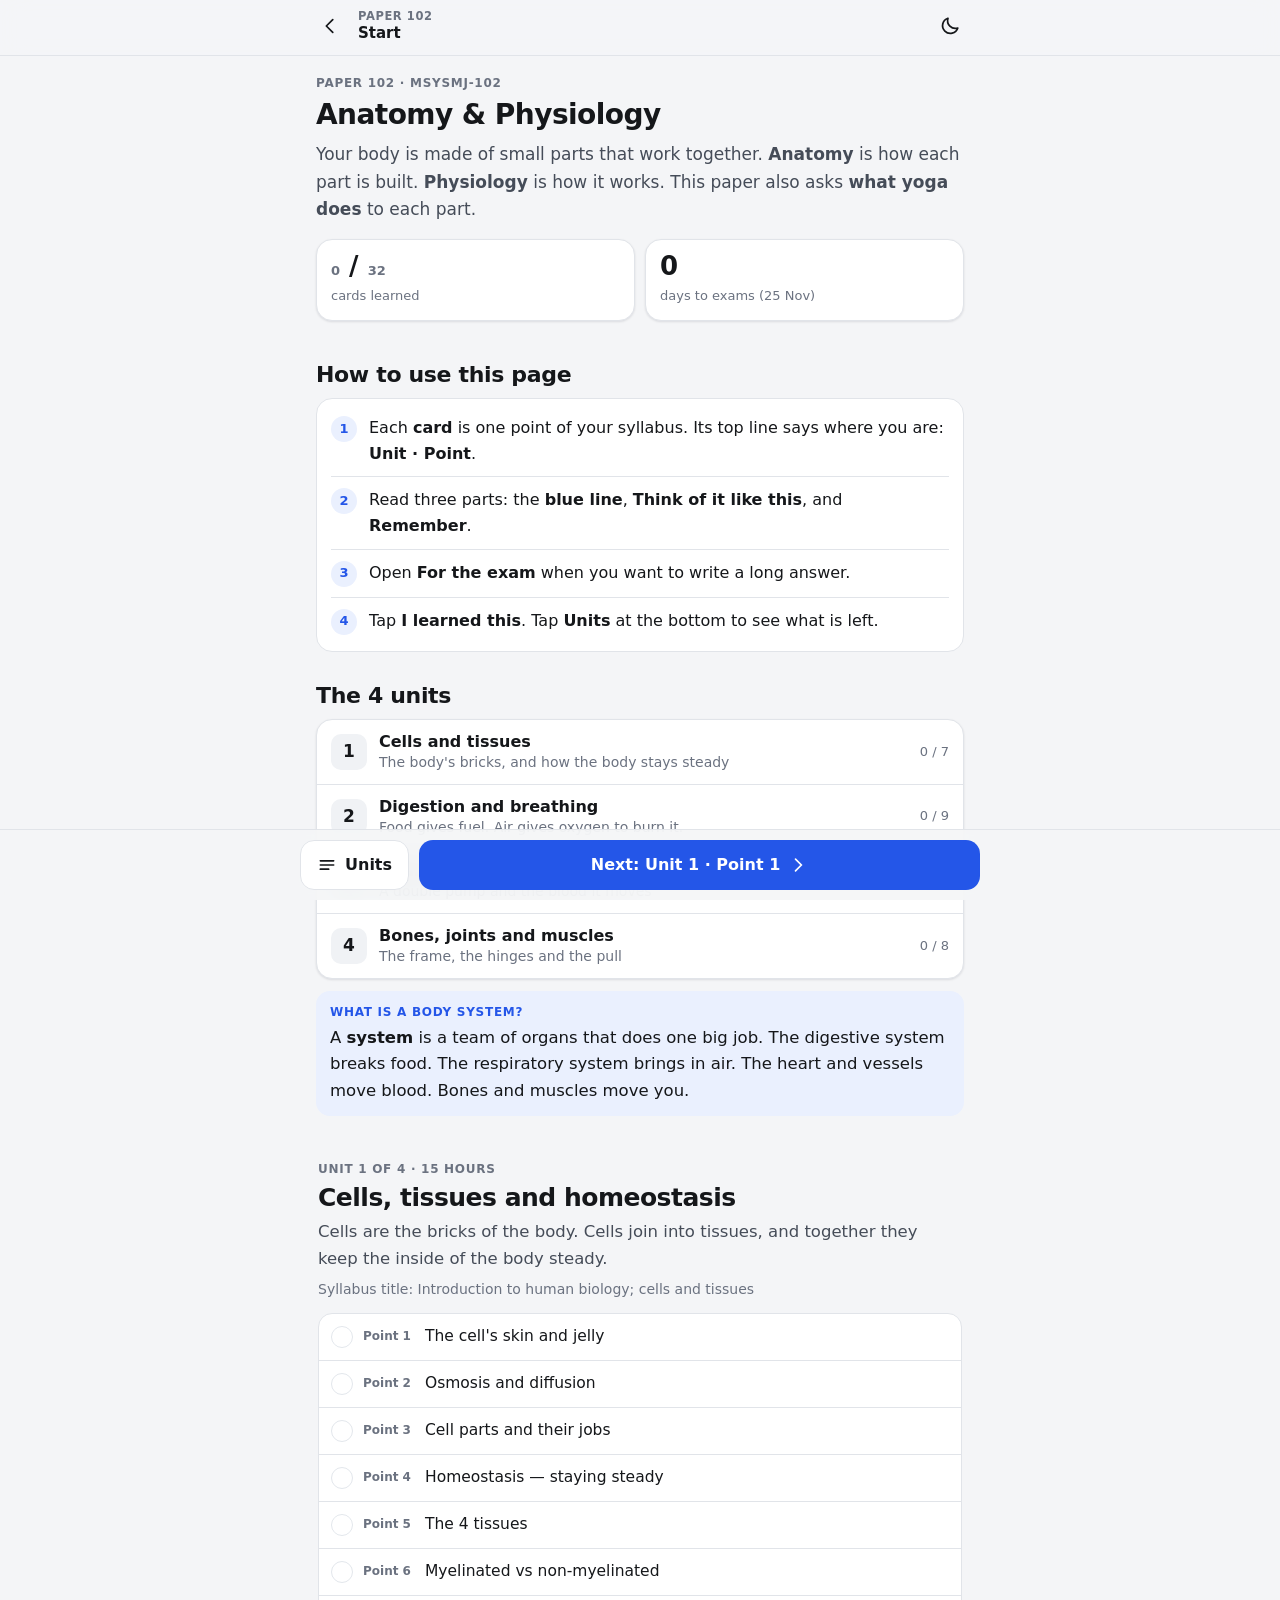
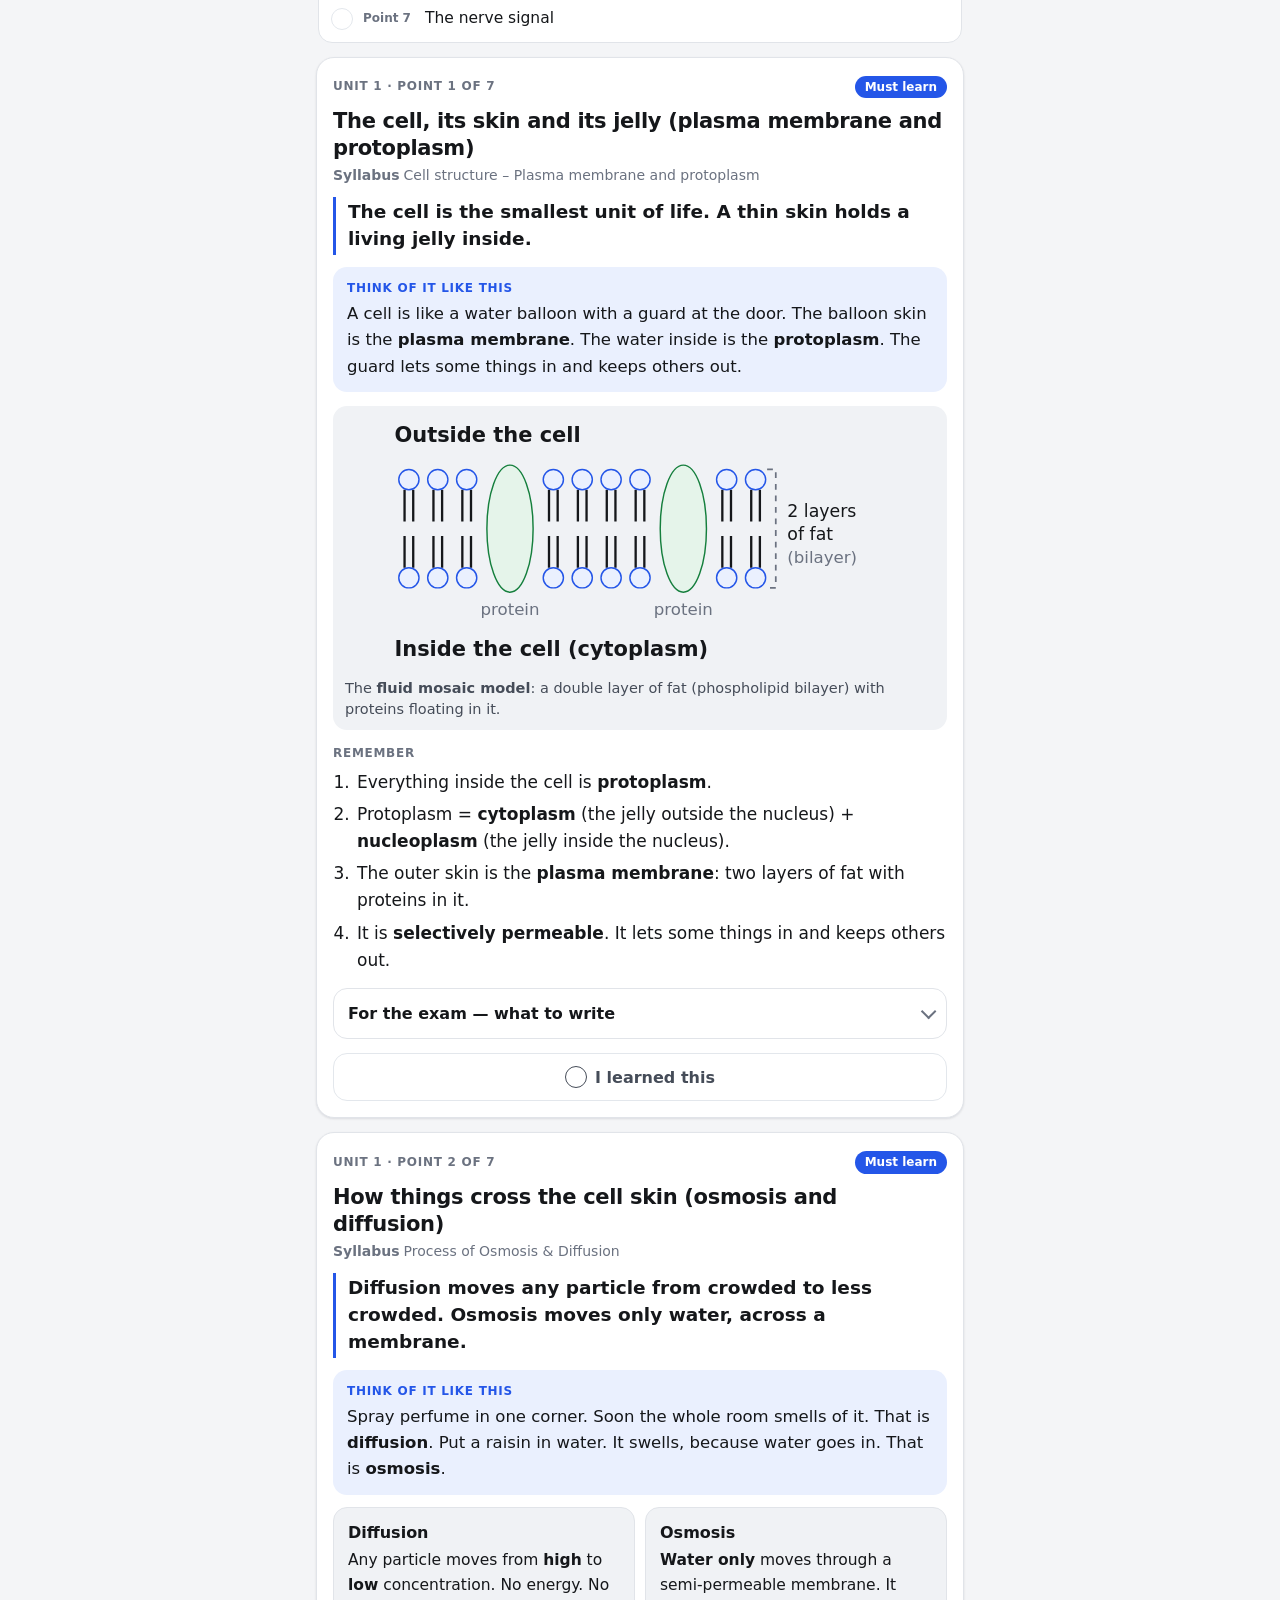
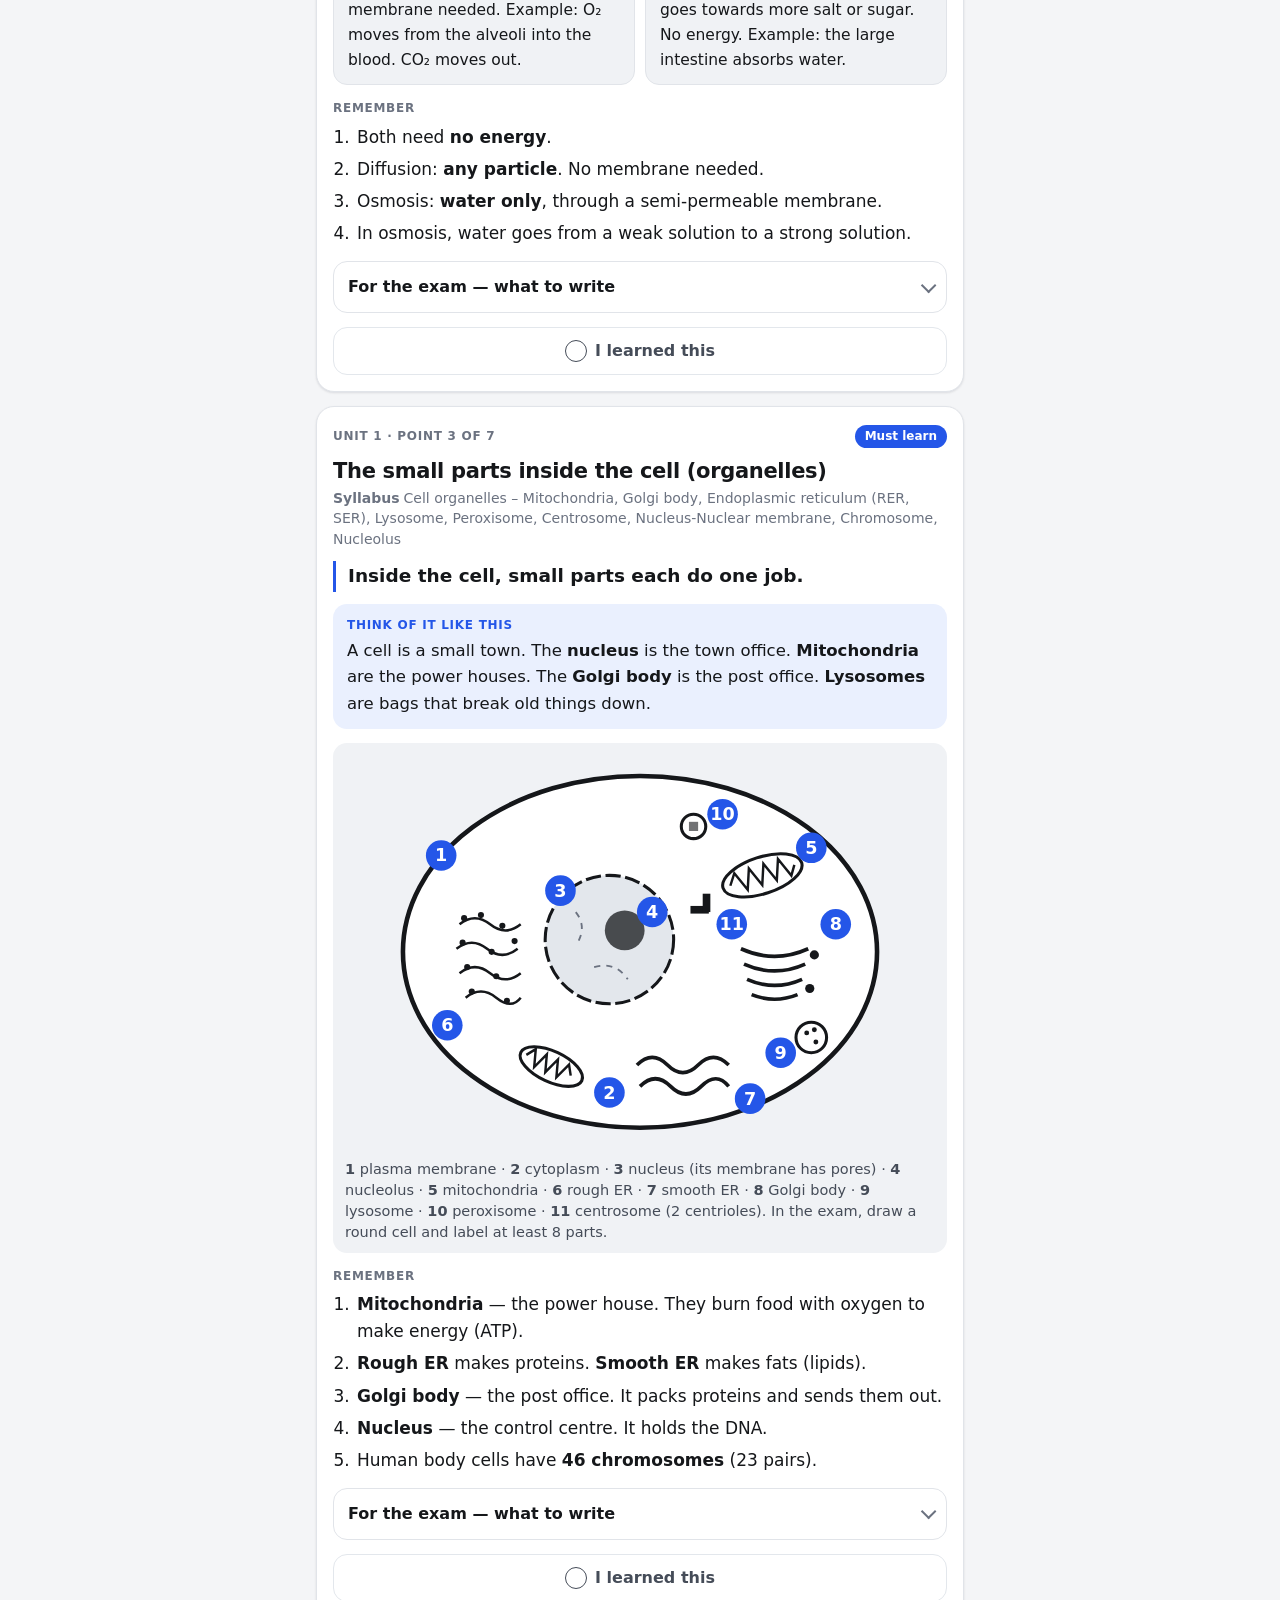
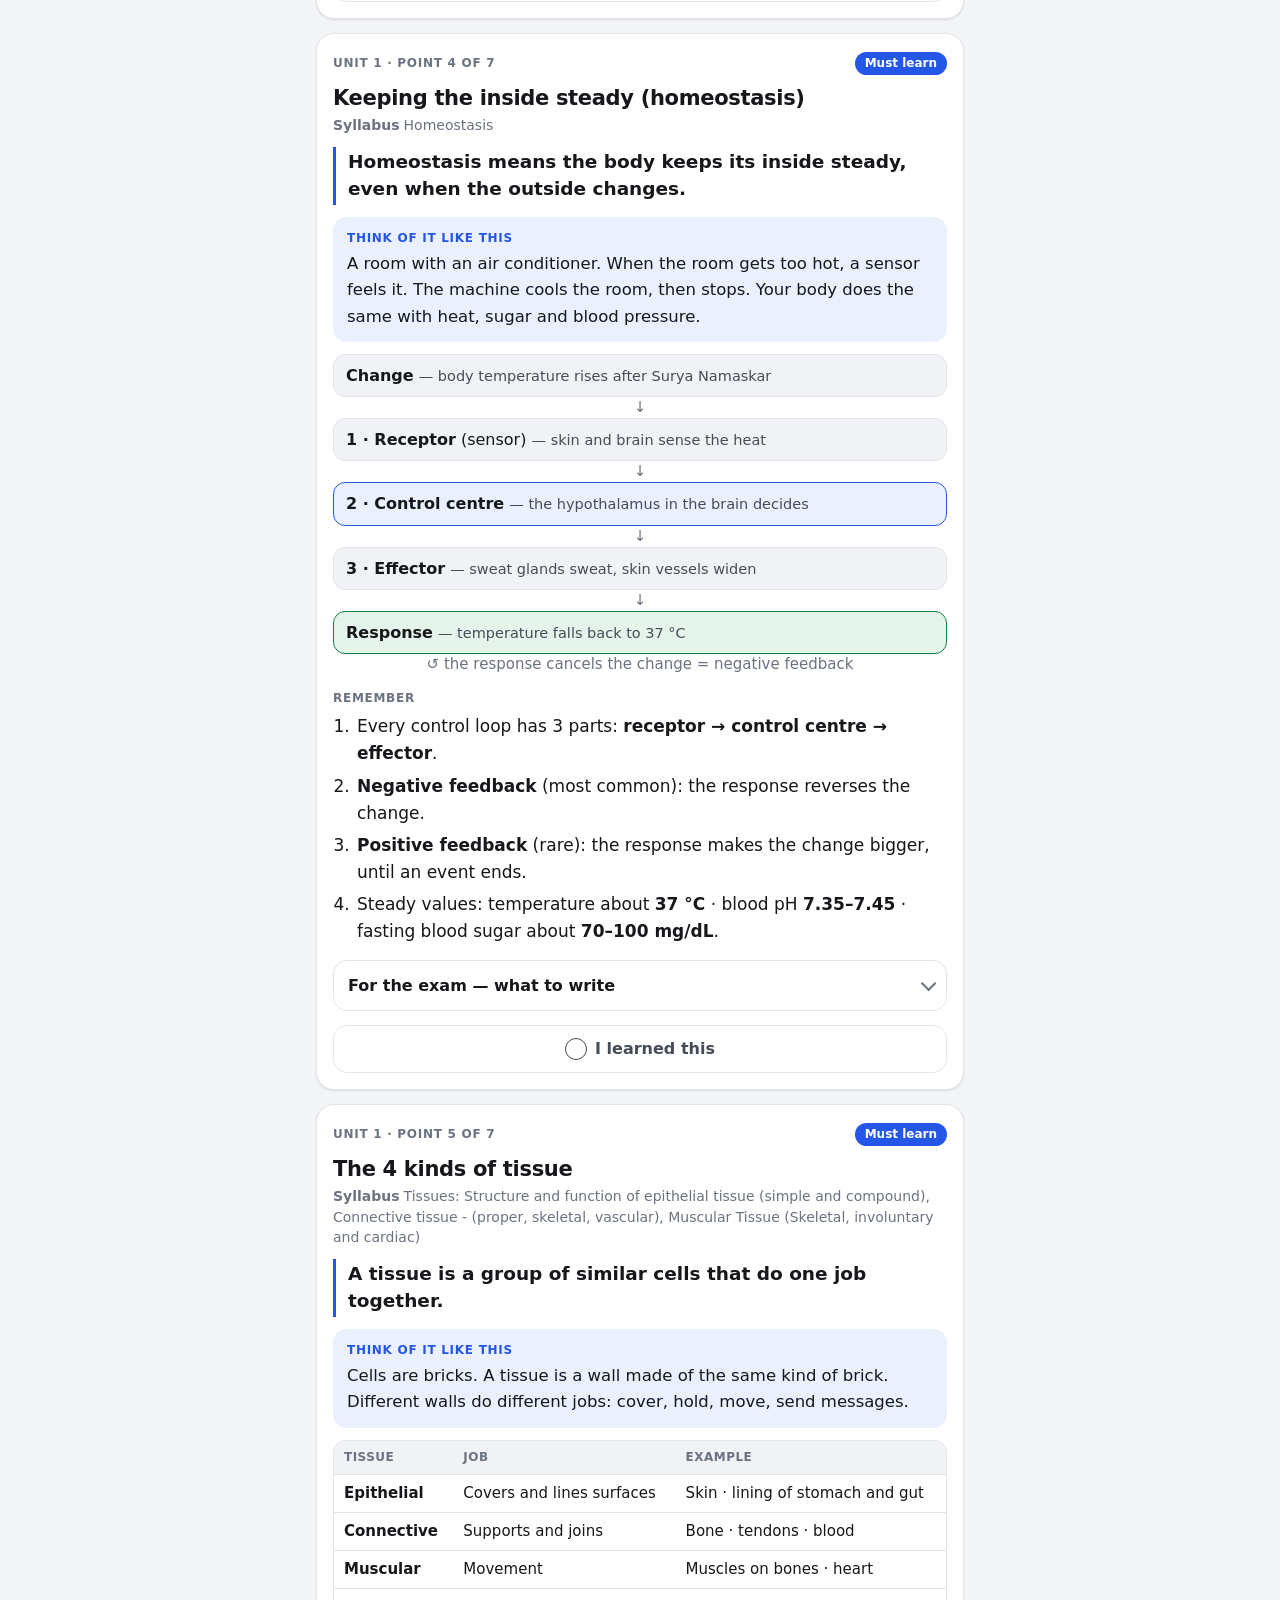
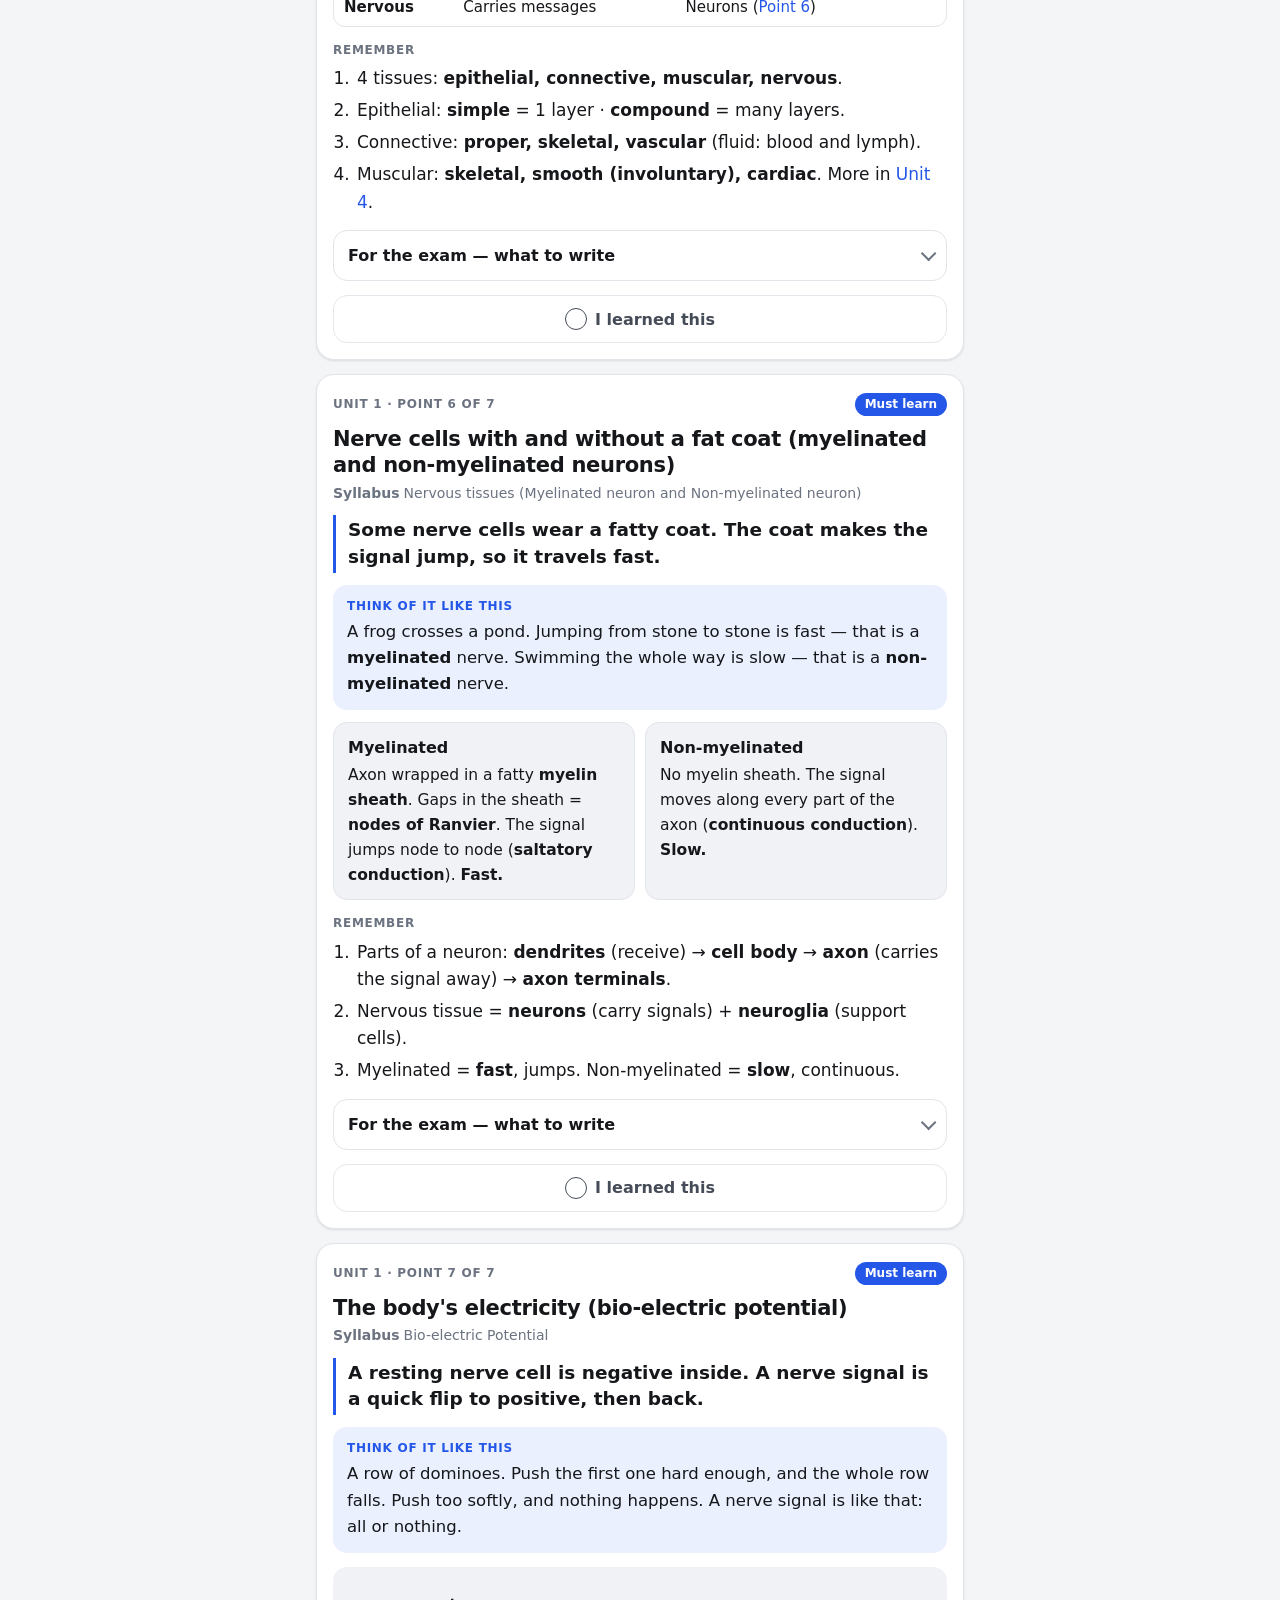
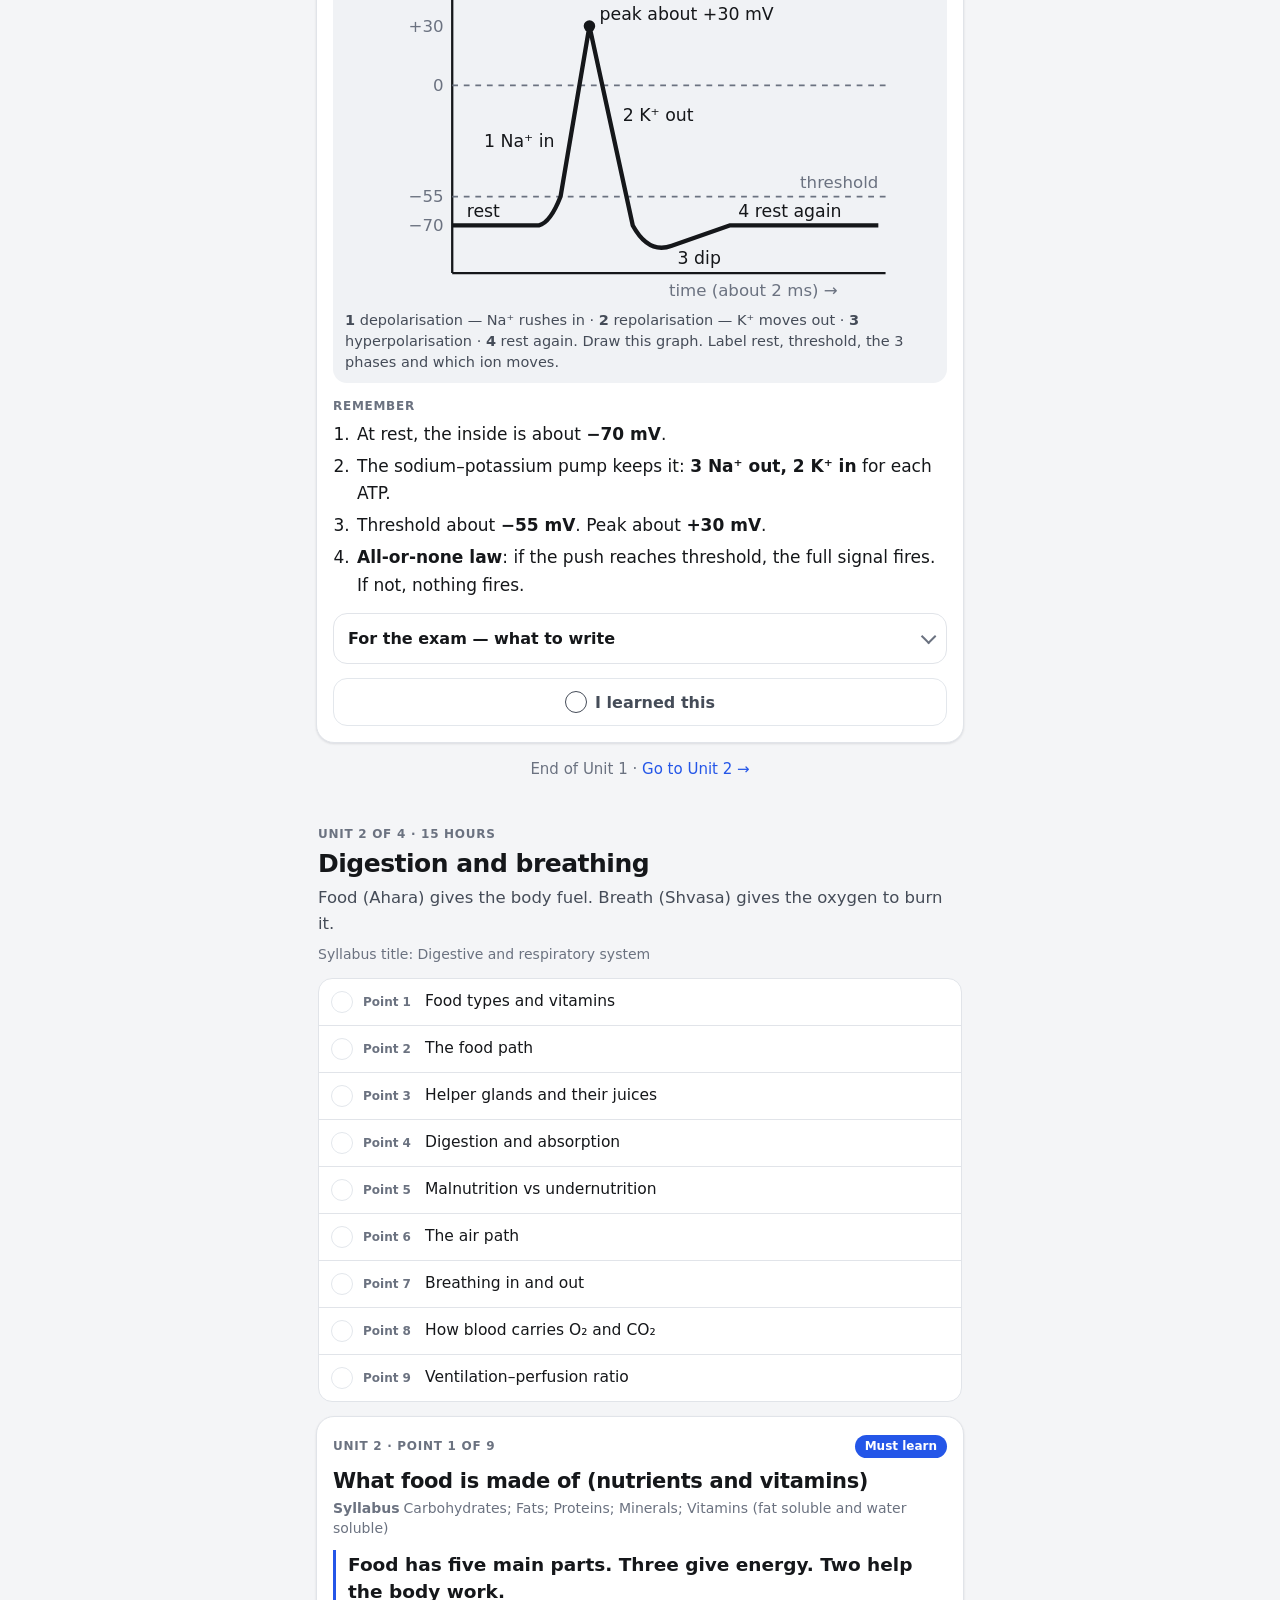
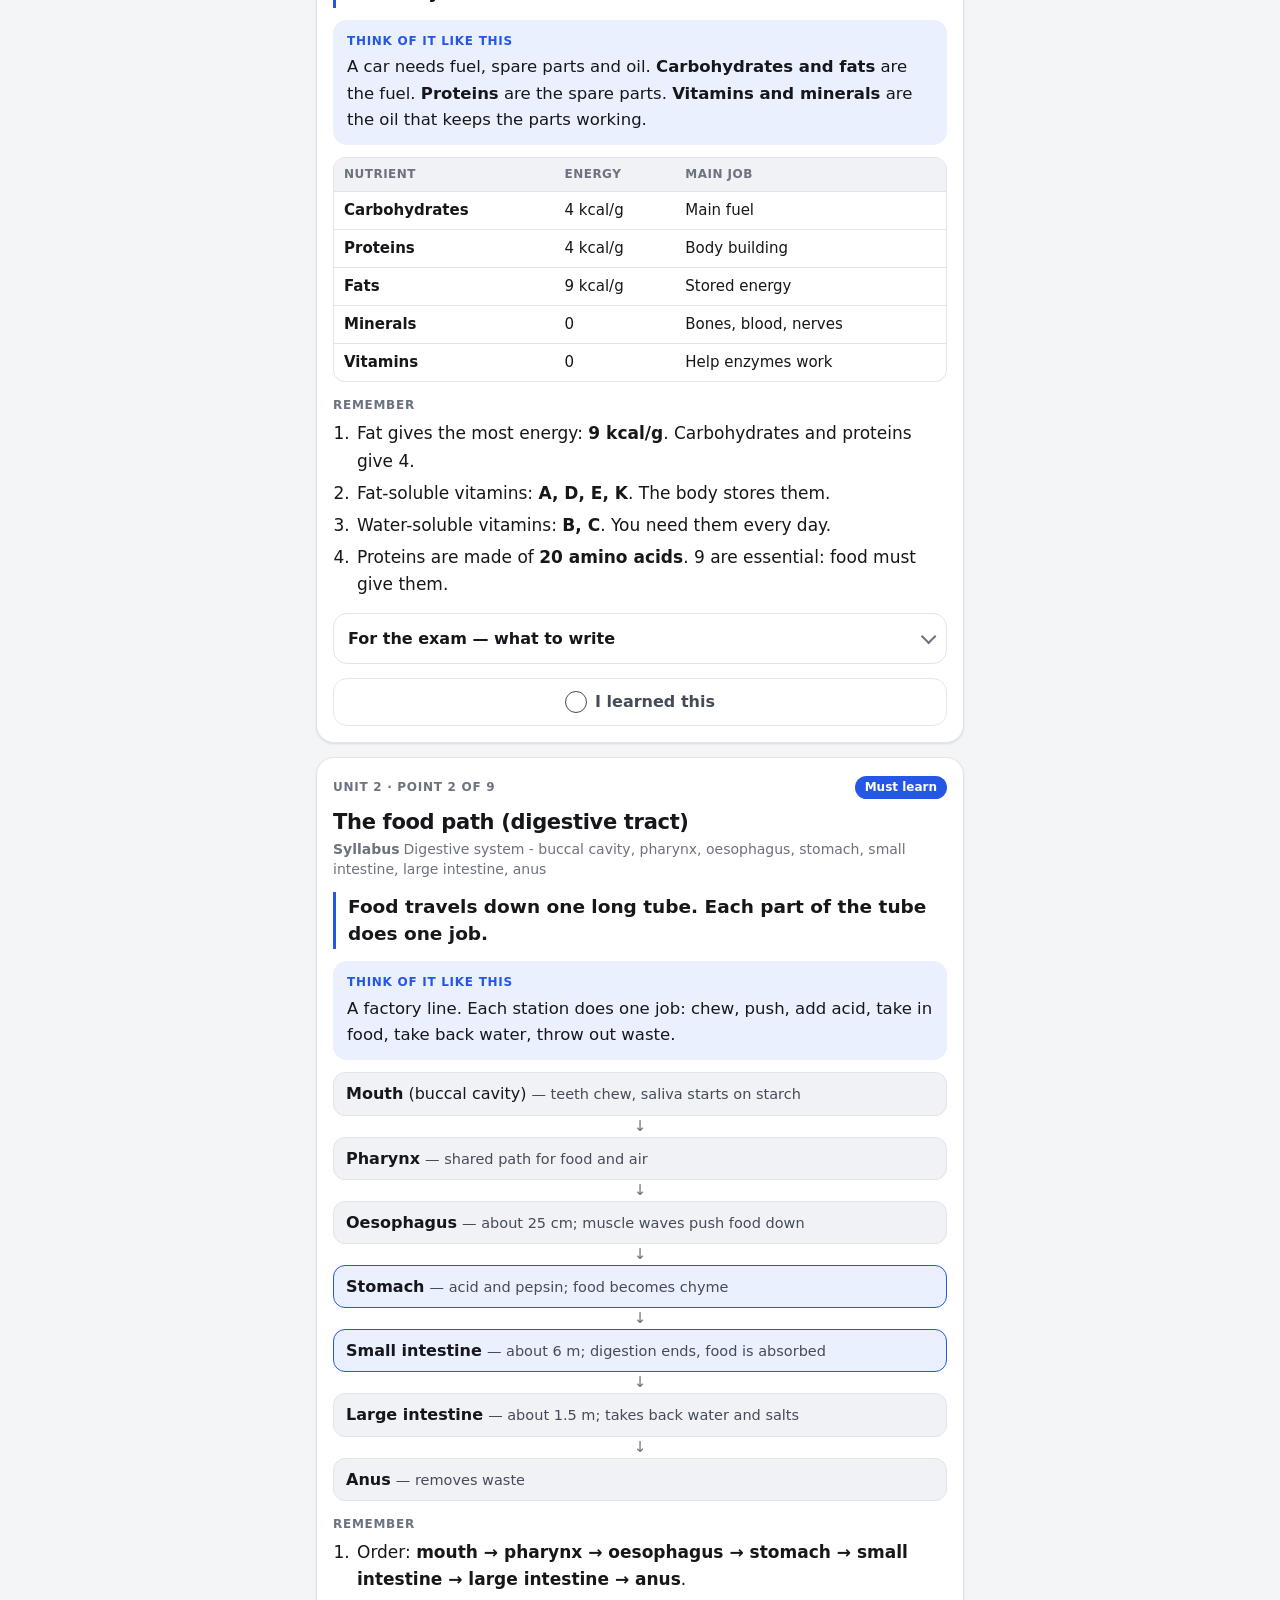
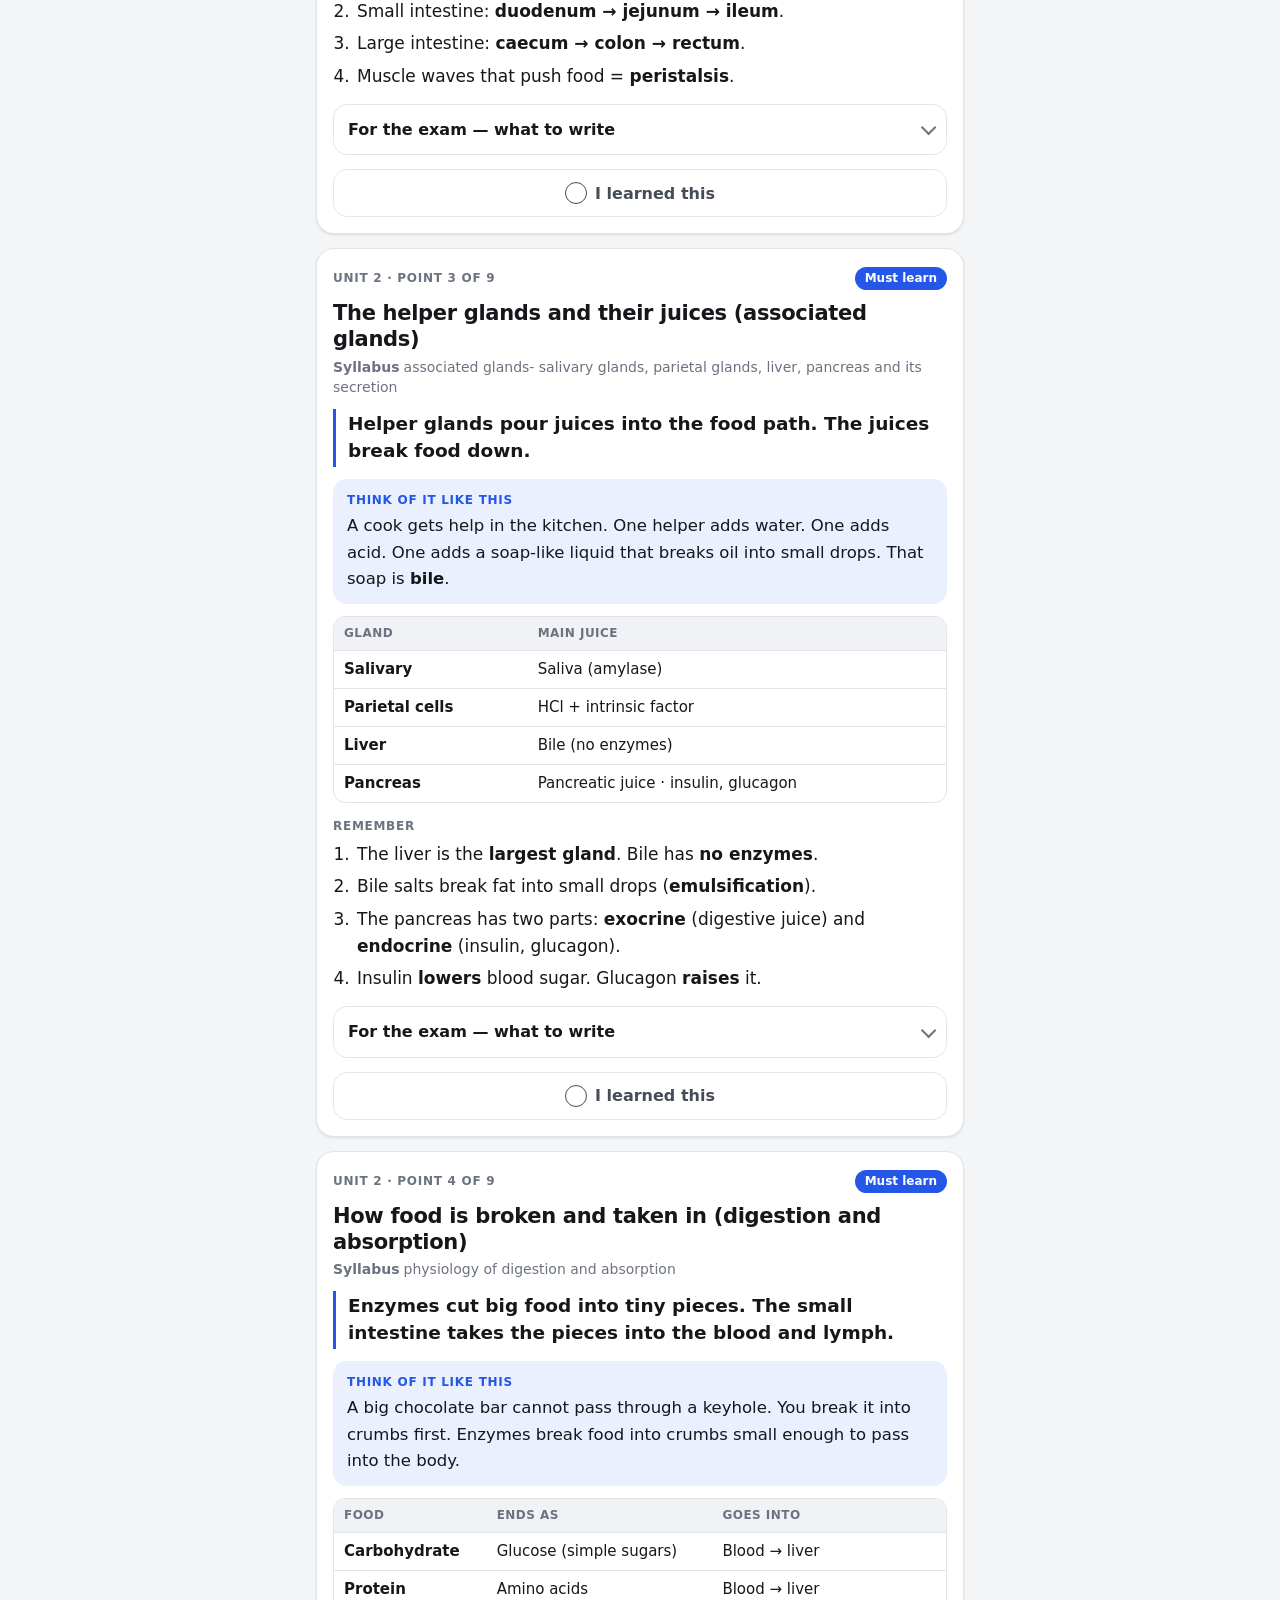
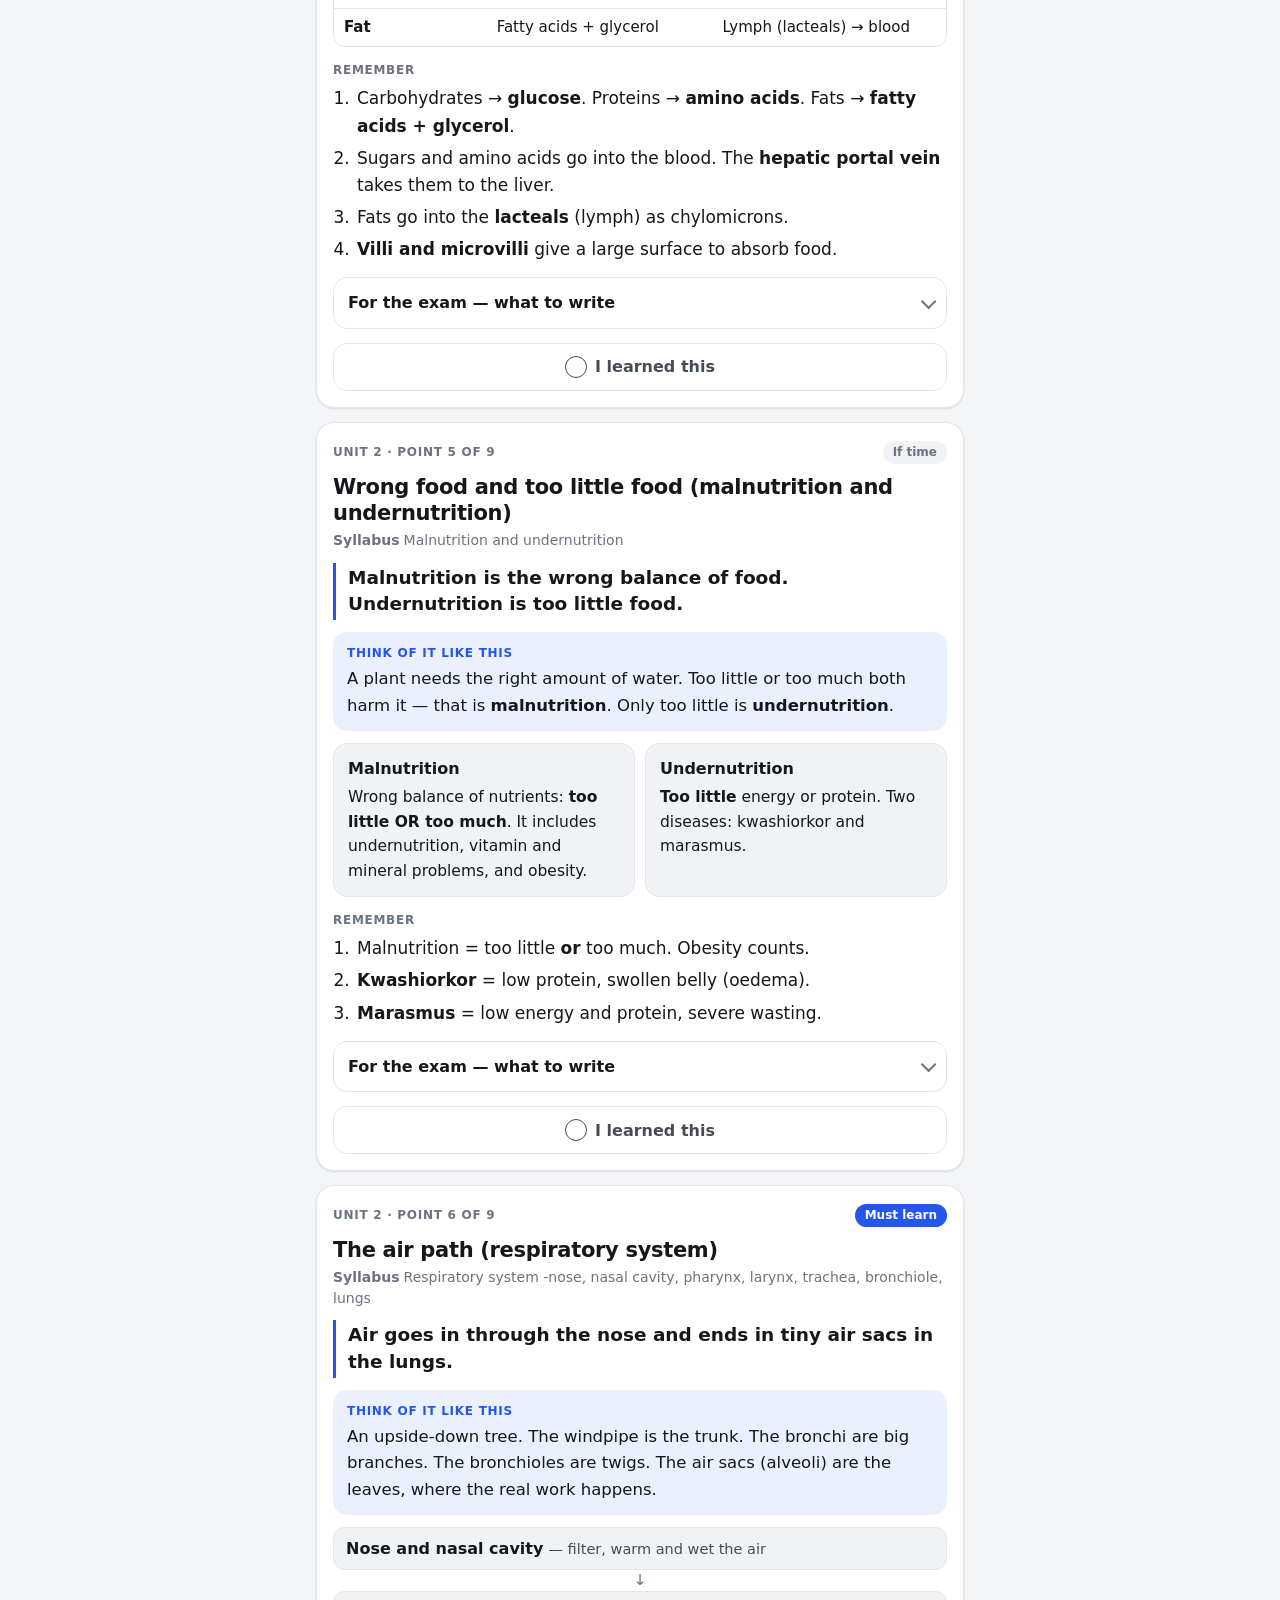
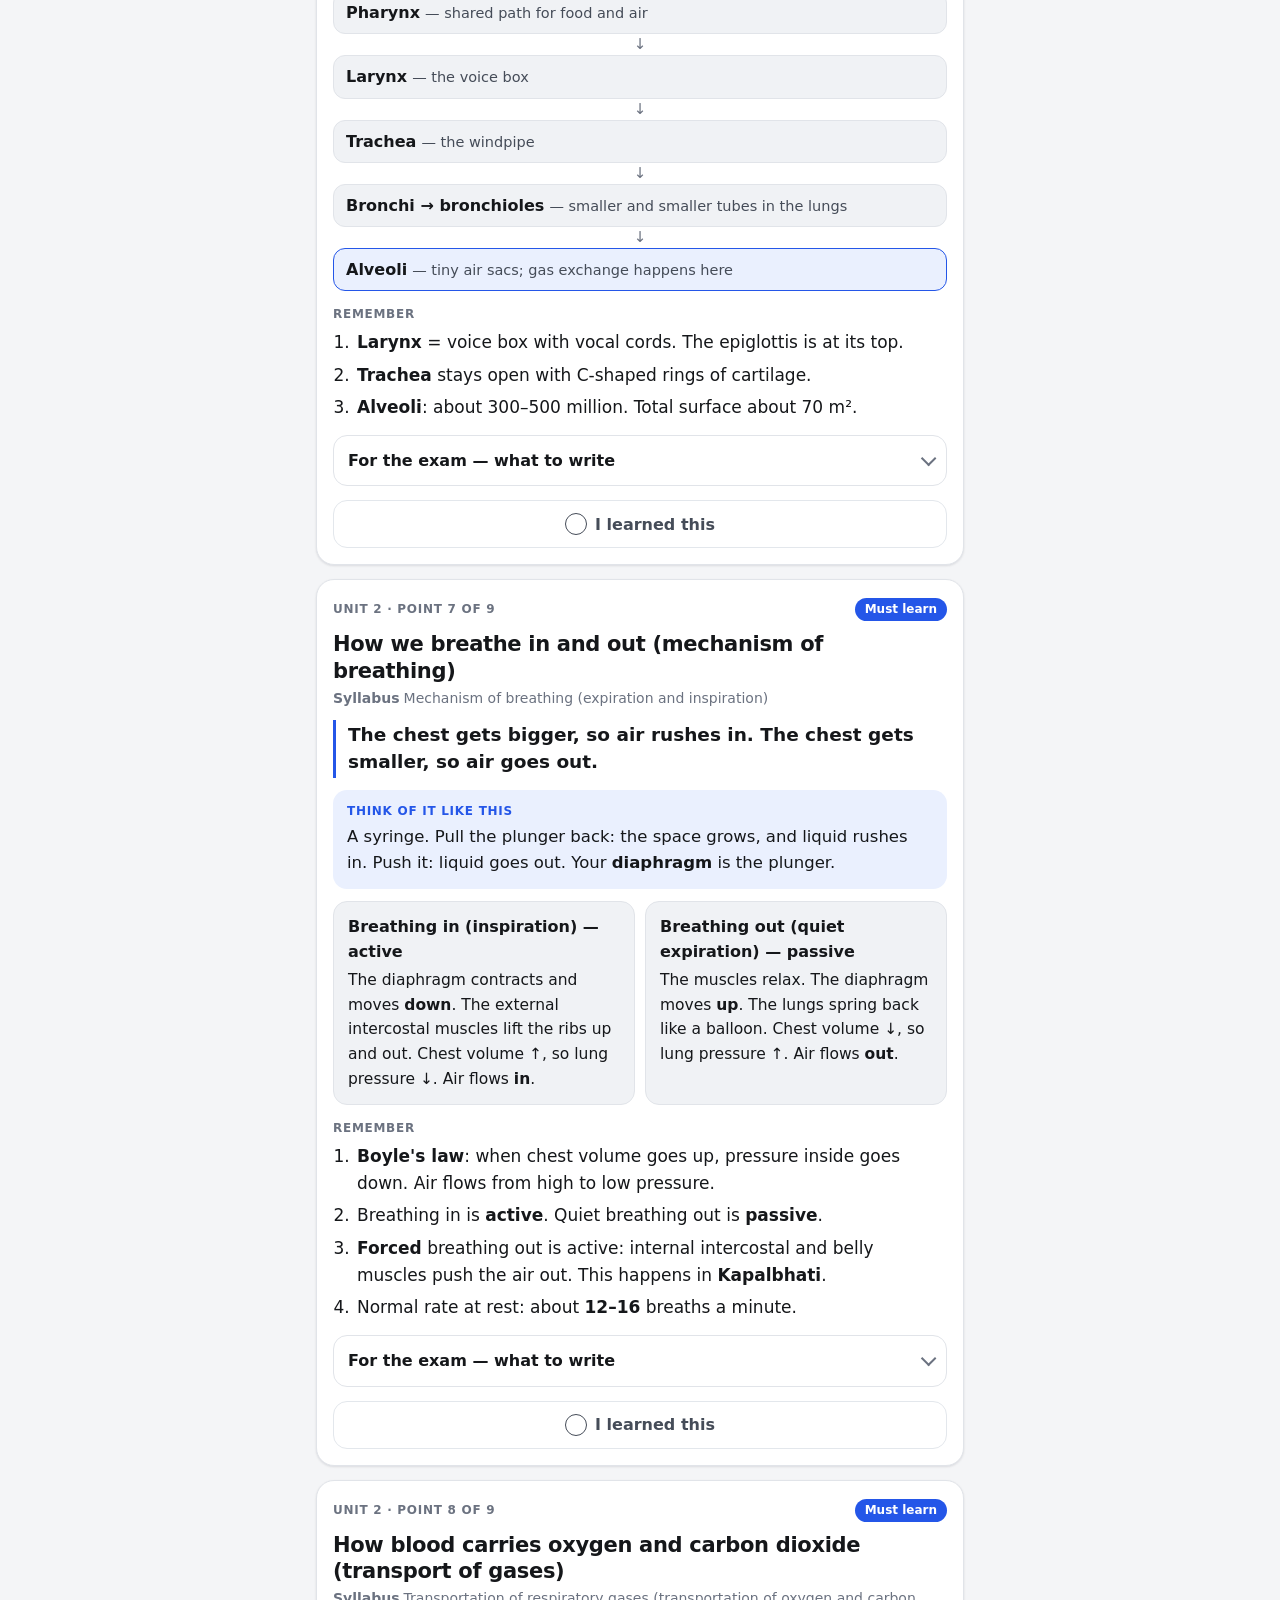
<file: 102-anatomy-physiology/index.html>
<!DOCTYPE html>
<html lang="en">
<head>
<meta charset="UTF-8">
<meta name="robots" content="noindex, nofollow">
<meta name="viewport" content="width=device-width, initial-scale=1, viewport-fit=cover">
<meta name="theme-color" content="#f4f5f7">
<meta name="apple-mobile-web-app-capable" content="yes">
<meta name="mobile-web-app-capable" content="yes">
<meta name="apple-mobile-web-app-title" content="Paper 102">
<title>Paper 102 Notes</title>
<script>try{var t=localStorage.getItem('msc-theme');if(t)document.documentElement.setAttribute('data-theme',t)}catch(e){}</script>
<link rel="stylesheet" href="../assets/notes.css">
</head>
<body data-key="msc102-v2" data-paper="102">

<div class="topbar">
  <div class="row">
    <a class="icon" href="../index.html" aria-label="All papers"><svg viewBox="0 0 24 24" aria-hidden="true"><path d="M15 5l-7 7 7 7"/></svg></a>
    <div class="loc" id="loc"><b>Paper 102</b><span>Start</span></div>
    <button class="icon" id="themeBtn" type="button" aria-label="Switch light or dark"></button>
  </div>
  <div class="bar"><i id="pbar"></i></div>
</div>

<header class="hero" id="top">
  <span class="k">Paper 102 · MSYSMJ-102</span>
  <h1>Anatomy &amp; Physiology</h1>
  <p class="say">Your body is made of small parts that work together. <b>Anatomy</b> is how each part is built. <b>Physiology</b> is how it works. This paper also asks <b>what yoga does</b> to each part.</p>
  <div class="stats">
    <div><b><span id="nDone">0</span> / <span id="nAll">0</span></b><span>cards learned</span></div>
    <div><b data-days>–</b><span>days to exams (25 Nov)</span></div>
  </div>
</header>

<main>


<section id="start">
  <h2 class="sec">How to use this page</h2>
  <ol class="how">
    <li><span>Each <b>card</b> is one point of your syllabus. Its top line says where you are: <b>Unit · Point</b>.</span></li>
    <li><span>Read three parts: the <b>blue line</b>, <b>Think of it like this</b>, and <b>Remember</b>.</span></li>
    <li><span>Open <b>For the exam</b> when you want to write a long answer.</span></li>
    <li><span>Tap <b>I learned this</b>. Tap <b>Units</b> at the bottom to see what is left.</span></li>
  </ol>

  <h2 class="sec">The 4 units</h2>
  <ul class="units" id="unitList">
    <li><a href="#u1" data-u="u1"><span class="n">1</span><span class="t"><b>Cells and tissues</b><span>The body's bricks, and how the body stays steady</span></span><span class="p" data-up="u1"></span></a></li>
    <li><a href="#u2" data-u="u2"><span class="n">2</span><span class="t"><b>Digestion and breathing</b><span>Food gives fuel. Air gives oxygen to burn it.</span></span><span class="p" data-up="u2"></span></a></li>
    <li><a href="#u3" data-u="u3"><span class="n">3</span><span class="t"><b>Heart, vessels and blood</b><span>A double pump and the blood it moves</span></span><span class="p" data-up="u3"></span></a></li>
    <li><a href="#u4" data-u="u4"><span class="n">4</span><span class="t"><b>Bones, joints and muscles</b><span>The frame, the hinges and the pull</span></span><span class="p" data-up="u4"></span></a></li>
  </ul>

  <p class="like"><span class="k">What is a body system?</span>A <b>system</b> is a team of organs that does one big job. The digestive system breaks food. The respiratory system brings in air. The heart and vessels move blood. Bones and muscles move you.</p>
</section>

<!-- ================= UNIT 1 ================= -->
<section class="unit" id="u1" data-name="Cells and tissues">
  <div class="uh">
    <span class="k">Unit 1 of 4 · 15 hours</span>
    <h2>Cells, tissues and homeostasis</h2>
    <p class="story">Cells are the bricks of the body. Cells join into tissues, and together they keep the inside of the body steady.</p>
    <p class="syl">Syllabus title: Introduction to human biology; cells and tissues</p>
    <ul class="inunit" data-list="u1"></ul>
  </div>

  <article class="card" id="u1-p1" data-u="u1" data-lab="Point 1" data-short="The cell's skin and jelly">
    <div class="where"><span class="k">Unit 1 · Point 1 of 7</span><span class="pri must">Must learn</span></div>
    <h3>The cell, its skin and its jelly (plasma membrane and protoplasm)</h3>
    <p class="syl"><span>Syllabus</span>Cell structure – Plasma membrane and protoplasm</p>
    <p class="oneline">The cell is the smallest unit of life. A thin skin holds a living jelly inside.</p>
    <div class="like"><span class="k">Think of it like this</span>A cell is like a water balloon with a guard at the door. The balloon skin is the <b>plasma membrane</b>. The water inside is the <b>protoplasm</b>. The guard lets some things in and keeps others out.</div>
    <figure>
      <svg viewBox="0 0 360 176" role="img" aria-label="The plasma membrane: two layers of fat with proteins in them">
        <text class="t-b" x="10" y="18">Outside the cell</text>
        <path class="ln" d="M17 51v22M23 51v22M37 51v22M43 51v22M57 51v22M63 51v22M117 51v22M123 51v22M137 51v22M143 51v22M157 51v22M163 51v22M177 51v22M183 51v22M237 51v22M243 51v22M257 51v22M263 51v22"/>
        <path class="ln" d="M17 83v22M23 83v22M37 83v22M43 83v22M57 83v22M63 83v22M117 83v22M123 83v22M137 83v22M143 83v22M157 83v22M163 83v22M177 83v22M183 83v22M237 83v22M243 83v22M257 83v22M263 83v22"/>
        <g class="hlf"><circle cx="20" cy="44" r="7"/><circle cx="40" cy="44" r="7"/><circle cx="60" cy="44" r="7"/><circle cx="120" cy="44" r="7"/><circle cx="140" cy="44" r="7"/><circle cx="160" cy="44" r="7"/><circle cx="180" cy="44" r="7"/><circle cx="240" cy="44" r="7"/><circle cx="260" cy="44" r="7"/>
        <circle cx="20" cy="112" r="7"/><circle cx="40" cy="112" r="7"/><circle cx="60" cy="112" r="7"/><circle cx="120" cy="112" r="7"/><circle cx="140" cy="112" r="7"/><circle cx="160" cy="112" r="7"/><circle cx="180" cy="112" r="7"/><circle cx="240" cy="112" r="7"/><circle cx="260" cy="112" r="7"/></g>
        <ellipse class="goodf" cx="90" cy="78" rx="16" ry="44"/>
        <ellipse class="goodf" cx="210" cy="78" rx="16" ry="44"/>
        <text class="mono" x="90" y="138" text-anchor="middle">protein</text>
        <text class="mono" x="210" y="138" text-anchor="middle">protein</text>
        <path class="da" d="M268 37h6v82h-6"/>
        <text class="t-s" x="282" y="70">2 layers</text>
        <text class="t-s" x="282" y="86">of fat</text>
        <text class="mono" x="282" y="102">(bilayer)</text>
        <text class="t-b" x="10" y="166">Inside the cell (cytoplasm)</text>
      </svg>
      <figcaption>The <b>fluid mosaic model</b>: a double layer of fat (phospholipid bilayer) with proteins floating in it.</figcaption>
    </figure>
    <div class="rem"><span class="k">Remember</span><ol>
      <li>Everything inside the cell is <b>protoplasm</b>.</li>
      <li>Protoplasm = <b>cytoplasm</b> (the jelly outside the nucleus) + <b>nucleoplasm</b> (the jelly inside the nucleus).</li>
      <li>The outer skin is the <b>plasma membrane</b>: two layers of fat with proteins in it.</li>
      <li>It is <b>selectively permeable</b>. It lets some things in and keeps others out.</li>
    </ol></div>
    <details class="exam"><summary>For the exam — what to write</summary><div class="in">
      <p>The cell is the smallest unit of life. Everything inside the cell is called <b>protoplasm</b>. Protoplasm = <b>cytoplasm</b> (the jelly outside the nucleus) + <b>nucleoplasm</b> (inside the nucleus).</p>
      <p>The <b>plasma membrane</b> is the outer wall. It is a double layer of fat (phospholipid bilayer) with proteins floating in it. This is the <b>fluid mosaic model</b>. It is <b>selectively permeable</b>: it lets some things in and keeps others out.</p>
      <h4>Answer plan — "Describe the structure of a cell"</h4><ol>
        <li>Define cell and protoplasm (2 lines).</li>
        <li>Draw the cell. Label at least 8 parts (see <a href="#u1-p3">Point 3</a>).</li>
        <li>Plasma membrane: fluid mosaic model, selectively permeable.</li>
        <li>Write each organelle with its job (the table in Point 3).</li>
        <li>End: all organelles work together to keep the cell alive. This is homeostasis at the level of the cell.</li>
      </ol>
      <p class="asked">Asked before: Structure of cell — S-VYASA 2022. Unit 1 is new in the 2026 syllabus, so old UoP papers have no question on it.</p>
    </div></details>
    <button class="learn" type="button">I learned this</button>
  </article>

  <article class="card" id="u1-p2" data-u="u1" data-lab="Point 2" data-short="Osmosis and diffusion">
    <div class="where"><span class="k">Unit 1 · Point 2 of 7</span><span class="pri must">Must learn</span></div>
    <h3>How things cross the cell skin (osmosis and diffusion)</h3>
    <p class="syl"><span>Syllabus</span>Process of Osmosis &amp; Diffusion</p>
    <p class="oneline">Diffusion moves any particle from crowded to less crowded. Osmosis moves only water, across a membrane.</p>
    <div class="like"><span class="k">Think of it like this</span>Spray perfume in one corner. Soon the whole room smells of it. That is <b>diffusion</b>. Put a raisin in water. It swells, because water goes in. That is <b>osmosis</b>.</div>
    <div class="two">
      <div><h4>Diffusion</h4>Any particle moves from <b>high</b> to <b>low</b> concentration. No energy. No membrane needed. Example: O₂ moves from the alveoli into the blood. CO₂ moves out.</div>
      <div><h4>Osmosis</h4><b>Water only</b> moves through a semi-permeable membrane. It goes towards more salt or sugar. No energy. Example: the large intestine absorbs water.</div>
    </div>
    <div class="rem"><span class="k">Remember</span><ol>
      <li>Both need <b>no energy</b>.</li>
      <li>Diffusion: <b>any particle</b>. No membrane needed.</li>
      <li>Osmosis: <b>water only</b>, through a semi-permeable membrane.</li>
      <li>In osmosis, water goes from a weak solution to a strong solution.</li>
    </ol></div>
    <details class="exam"><summary>For the exam — what to write</summary><div class="in">
      <h4>Make this table — "Differentiate osmosis and diffusion"</h4>
      <div class="tw"><table class="t">
        <tr><th></th><th>Diffusion</th><th>Osmosis</th></tr>
        <tr><td>What moves</td><td>Any particle</td><td>Water only</td></tr>
        <tr><td>Membrane</td><td>Not needed</td><td>Semi-permeable membrane needed</td></tr>
        <tr><td>Direction</td><td>High to low concentration</td><td>Weak solution to strong solution (towards more salt or sugar)</td></tr>
        <tr><td>Energy</td><td>None</td><td>None</td></tr>
        <tr><td>Example</td><td>O₂ from alveoli into blood, CO₂ out</td><td>Large intestine absorbs water · a raisin swells in water</td></tr>
      </table></div>
      <h4>If time — active transport</h4>
      <p>Active transport moves particles from <b>low to high</b> concentration. It needs energy (ATP). Example: the sodium–potassium pump.</p>
    </div></details>
    <button class="learn" type="button">I learned this</button>
  </article>

  <article class="card" id="u1-p3" data-u="u1" data-lab="Point 3" data-short="Cell parts and their jobs">
    <div class="where"><span class="k">Unit 1 · Point 3 of 7</span><span class="pri must">Must learn</span></div>
    <h3>The small parts inside the cell (organelles)</h3>
    <p class="syl"><span>Syllabus</span>Cell organelles – Mitochondria, Golgi body, Endoplasmic reticulum (RER, SER), Lysosome, Peroxisome, Centrosome, Nucleus-Nuclear membrane, Chromosome, Nucleolus</p>
    <p class="oneline">Inside the cell, small parts each do one job.</p>
    <div class="like"><span class="k">Think of it like this</span>A cell is a small town. The <b>nucleus</b> is the town office. <b>Mitochondria</b> are the power houses. The <b>Golgi body</b> is the post office. <b>Lysosomes</b> are bags that break old things down.</div>
    <figure>
      <svg viewBox="0 0 340 260" role="img" aria-label="Animal cell with 11 numbered parts">
        <ellipse cx="170" cy="130" rx="155" ry="115" class="soft" style="stroke:var(--text);stroke-width:3"/>
        <path class="ln" d="M52,112 q10,-8 20,0 t20,0 M50,128 q10,-8 20,0 t20,0 M52,144 q10,-8 20,0 t20,0 M56,160 q10,-8 20,0 t16,0"/>
        <g class="ink"><circle cx="55" cy="108" r="2"/><circle cx="66" cy="106" r="2"/><circle cx="80" cy="113" r="2"/><circle cx="54" cy="124" r="2"/><circle cx="73" cy="130" r="2"/><circle cx="88" cy="123" r="2"/><circle cx="57" cy="140" r="2"/><circle cx="76" cy="146" r="2"/><circle cx="60" cy="156" r="2"/><circle cx="83" cy="162" r="2"/></g>
        <circle cx="150" cy="122" r="42" class="soft2" style="stroke:var(--text);stroke-width:2;stroke-dasharray:10 3"/>
        <circle cx="160" cy="116" r="13" class="ink" opacity=".75"/>
        <path class="da" d="M128,104 q8,10 0,22 M140,140 q14,-4 22,8"/>
        <g transform="rotate(-18 250 80)"><ellipse cx="250" cy="80" rx="27" ry="12" class="soft" style="stroke:var(--text);stroke-width:2"/><path class="ln" d="M228,80 l5,-7 l5,13 l5,-13 l5,13 l5,-13 l5,13 l5,-13 l5,13 l4,-6"/></g>
        <g transform="rotate(25 112 205)"><ellipse cx="112" cy="205" rx="22" ry="10" class="soft" style="stroke:var(--text);stroke-width:2"/><path class="ln" d="M94,205 l4,-6 l4,11 l4,-11 l4,11 l4,-11 l4,11 l4,-11 l4,6"/></g>
        <path class="ln2" d="M236,128 q22,10 44,0 M238,138 q20,9 40,0 M240,148 q18,8 36,0 M243,158 q15,6 30,0"/>
        <circle cx="284" cy="132" r="3" class="ink"/><circle cx="281" cy="154" r="3" class="ink"/>
        <path class="ln2" d="M168,204 q10,-10 20,0 t20,0 t20,0 M170,218 q10,-10 20,0 t20,0 t18,0"/>
        <circle cx="282" cy="186" r="10" class="soft" style="stroke:var(--text);stroke-width:2"/><g class="ink"><circle cx="279" cy="183" r="1.6"/><circle cx="285" cy="189" r="1.6"/><circle cx="284" cy="181" r="1.6"/></g>
        <circle cx="205" cy="48" r="8" class="soft" style="stroke:var(--text);stroke-width:2"/><rect x="202" y="45" width="6" height="6" class="ink" opacity=".6"/>
        <rect x="203" y="100" width="12" height="5" class="ink"/><rect x="211" y="92" width="5" height="12" class="ink"/>
        <g class="badge"><circle cx="40" cy="67" r="10"/><text x="40" y="67">1</text></g>
        <g class="badge"><circle cx="150" cy="222" r="10"/><text x="150" y="222">2</text></g>
        <g class="badge"><circle cx="118" cy="90" r="10"/><text x="118" y="90">3</text></g>
        <g class="badge"><circle cx="178" cy="104" r="10"/><text x="178" y="104">4</text></g>
        <g class="badge"><circle cx="282" cy="62" r="10"/><text x="282" y="62">5</text></g>
        <g class="badge"><circle cx="44" cy="178" r="10"/><text x="44" y="178">6</text></g>
        <g class="badge"><circle cx="242" cy="226" r="10"/><text x="242" y="226">7</text></g>
        <g class="badge"><circle cx="298" cy="112" r="10"/><text x="298" y="112">8</text></g>
        <g class="badge"><circle cx="262" cy="196" r="10"/><text x="262" y="196">9</text></g>
        <g class="badge"><circle cx="224" cy="40" r="10"/><text x="224" y="40">10</text></g>
        <g class="badge"><circle cx="230" cy="112" r="10"/><text x="230" y="112">11</text></g>
      </svg>
      <figcaption><b>1</b> plasma membrane · <b>2</b> cytoplasm · <b>3</b> nucleus (its membrane has pores) · <b>4</b> nucleolus · <b>5</b> mitochondria · <b>6</b> rough ER · <b>7</b> smooth ER · <b>8</b> Golgi body · <b>9</b> lysosome · <b>10</b> peroxisome · <b>11</b> centrosome (2 centrioles). In the exam, draw a round cell and label at least 8 parts.</figcaption>
    </figure>
    <div class="rem"><span class="k">Remember</span><ol>
      <li><b>Mitochondria</b> — the power house. They burn food with oxygen to make energy (ATP).</li>
      <li><b>Rough ER</b> makes proteins. <b>Smooth ER</b> makes fats (lipids).</li>
      <li><b>Golgi body</b> — the post office. It packs proteins and sends them out.</li>
      <li><b>Nucleus</b> — the control centre. It holds the DNA.</li>
      <li>Human body cells have <b>46 chromosomes</b> (23 pairs).</li>
    </ol></div>
    <details class="exam"><summary>For the exam — what to write</summary><div class="in">
      <div class="tw"><table class="t">
        <tr><th>Part</th><th>Job</th><th>Memory hook</th></tr>
        <tr><td>Mitochondria</td><td>Burns food with oxygen to make energy (ATP). Has its own DNA.</td><td>Power house</td></tr>
        <tr><td>Rough ER</td><td>Has ribosomes on it. Makes proteins.</td><td>Rough = ribosomes</td></tr>
        <tr><td>Smooth ER</td><td>No ribosomes. Makes fats (lipids). Removes poisons in liver cells. Stores calcium in muscle.</td><td>Smooth = lipids</td></tr>
        <tr><td>Golgi body</td><td>Packs proteins and sends them out. Makes lysosomes.</td><td>Post office</td></tr>
        <tr><td>Lysosome</td><td>Bag of digestive enzymes. Breaks old cell parts and germs.</td><td>Suicide bag</td></tr>
        <tr><td>Peroxisome</td><td>Breaks hydrogen peroxide (H₂O₂) with the enzyme catalase. Breaks fatty acids.</td><td>Detox bag</td></tr>
        <tr><td>Centrosome</td><td>Two centrioles. Forms the spindle when the cell divides.</td><td>Division organiser</td></tr>
        <tr><td>Nucleus</td><td>Control centre. Holds DNA. Double membrane with pores.</td><td>Brain of the cell</td></tr>
        <tr><td>Chromosomes</td><td>DNA packed into threads. Human body cells have 46 (23 pairs).</td><td>46</td></tr>
        <tr><td>Nucleolus</td><td>Inside the nucleus. Makes ribosomes.</td><td>Ribosome factory</td></tr>
      </table></div>
      <h4>Answer plan — "Write notes on mitochondria / lysosome / Golgi body"</h4>
      <ol><li>Structure in 2 lines.</li><li>Function in 2 lines.</li><li>The memory hook.</li><li>A small diagram.</li></ol>
      <p class="asked">Asked before: Golgi complex · structure of cell — S-VYASA 2022.</p>
    </div></details>
    <button class="learn" type="button">I learned this</button>
  </article>

  <article class="card" id="u1-p4" data-u="u1" data-lab="Point 4" data-short="Homeostasis — staying steady">
    <div class="where"><span class="k">Unit 1 · Point 4 of 7</span><span class="pri must">Must learn</span></div>
    <h3>Keeping the inside steady (homeostasis)</h3>
    <p class="syl"><span>Syllabus</span>Homeostasis</p>
    <p class="oneline">Homeostasis means the body keeps its inside steady, even when the outside changes.</p>
    <div class="like"><span class="k">Think of it like this</span>A room with an air conditioner. When the room gets too hot, a sensor feels it. The machine cools the room, then stops. Your body does the same with heat, sugar and blood pressure.</div>
    <div class="steps">
      <div><b>Change</b> <small>— body temperature rises after Surya Namaskar</small></div><i>↓</i>
      <div><b>1 · Receptor</b> (sensor) <small>— skin and brain sense the heat</small></div><i>↓</i>
      <div class="hot"><b>2 · Control centre</b> <small>— the hypothalamus in the brain decides</small></div><i>↓</i>
      <div><b>3 · Effector</b> <small>— sweat glands sweat, skin vessels widen</small></div><i>↓</i>
      <div class="good"><b>Response</b> <small>— temperature falls back to 37 °C</small></div>
      <i>↺ the response cancels the change = negative feedback</i>
    </div>
    <div class="rem"><span class="k">Remember</span><ol>
      <li>Every control loop has 3 parts: <b>receptor → control centre → effector</b>.</li>
      <li><b>Negative feedback</b> (most common): the response reverses the change.</li>
      <li><b>Positive feedback</b> (rare): the response makes the change bigger, until an event ends.</li>
      <li>Steady values: temperature about <b>37 °C</b> · blood pH <b>7.35–7.45</b> · fasting blood sugar about <b>70–100 mg/dL</b>.</li>
    </ol></div>
    <details class="exam"><summary>For the exam — what to write</summary><div class="in">
      <p><b>Walter B. Cannon</b> gave the word "homeostasis". <b>Claude Bernard</b> first wrote about the steady "internal environment".</p>
      <div class="two">
        <div><h4>Negative feedback (most common)</h4>The response <b>reverses</b> the change. Examples: body temperature · blood pressure (baroreceptor reflex) · blood sugar (insulin).</div>
        <div><h4>Positive feedback (rare)</h4>The response <b>increases</b> the change until an event ends. Examples: childbirth (oxytocin) · blood clotting.</div>
      </div>
      <h4>Yoga link</h4>
      <p>Ayurveda defines health as balance (Sama): balanced doshas, digestive fire (Agni), tissues (Dhatu) and waste (Mala), with a pleasant self, senses and mind (Sushruta Samhita, Sutra Sthana 15). This is the old name for homeostasis.</p>
      <p>Yoga practice moves the nervous system towards the "rest and digest" (parasympathetic) side. This helps the body return to balance.</p>
      <h4>Research</h4><ul>
        <li><b>Pascoe 2017</b> (meta-analysis, 42 RCTs): yoga with asanas lowered cortisol, systolic BP, resting heart rate, fasting sugar, cholesterol and LDL.</li>
        <li><b>Tolahunase 2017</b> (12 weeks, n = 96): yoga and meditation lowered free radicals (ROS), a DNA-damage marker, cortisol and IL-6. Telomerase rose. Cell-level ageing markers improved. No control group.</li>
      </ul>
      <h4>Answer plan — "What is homeostasis? Explain feedback."</h4><ol>
        <li>Definition + Cannon + Bernard.</li>
        <li>The 3 parts: receptor, control centre, effector. Draw the loop.</li>
        <li>Negative feedback with the temperature or BP example.</li>
        <li>Positive feedback with childbirth or clotting.</li>
        <li>Yoga link: Ayurveda's "Sama" idea of health. Yoga supports the parasympathetic side.</li>
      </ol>
      <p class="asked">Not in old papers (new unit). The syllabus outcome CO2 asks you to "describe the concept of homeostasis", so expect a question.</p>
    </div></details>
    <button class="learn" type="button">I learned this</button>
  </article>

  <article class="card" id="u1-p5" data-u="u1" data-lab="Point 5" data-short="The 4 tissues">
    <div class="where"><span class="k">Unit 1 · Point 5 of 7</span><span class="pri must">Must learn</span></div>
    <h3>The 4 kinds of tissue</h3>
    <p class="syl"><span>Syllabus</span>Tissues: Structure and function of epithelial tissue (simple and compound), Connective tissue - (proper, skeletal, vascular), Muscular Tissue (Skeletal, involuntary and cardiac)</p>
    <p class="oneline">A tissue is a group of similar cells that do one job together.</p>
    <div class="like"><span class="k">Think of it like this</span>Cells are bricks. A tissue is a wall made of the same kind of brick. Different walls do different jobs: cover, hold, move, send messages.</div>
    <div class="tw"><table class="t">
      <tr><th>Tissue</th><th>Job</th><th>Example</th></tr>
      <tr><td>Epithelial</td><td>Covers and lines surfaces</td><td>Skin · lining of stomach and gut</td></tr>
      <tr><td>Connective</td><td>Supports and joins</td><td>Bone · tendons · blood</td></tr>
      <tr><td>Muscular</td><td>Movement</td><td>Muscles on bones · heart</td></tr>
      <tr><td>Nervous</td><td>Carries messages</td><td>Neurons (<a href="#u1-p6">Point 6</a>)</td></tr>
    </table></div>
    <div class="rem"><span class="k">Remember</span><ol>
      <li>4 tissues: <b>epithelial, connective, muscular, nervous</b>.</li>
      <li>Epithelial: <b>simple</b> = 1 layer · <b>compound</b> = many layers.</li>
      <li>Connective: <b>proper, skeletal, vascular</b> (fluid: blood and lymph).</li>
      <li>Muscular: <b>skeletal, smooth (involuntary), cardiac</b>. More in <a href="#u4-p5">Unit 4</a>.</li>
    </ol></div>
    <details class="exam"><summary>For the exam — what to write</summary><div class="in">
      <h4>Epithelial — covers and lines</h4>
      <p><b>Simple (1 layer):</b> squamous → alveoli, lining of vessels · cuboidal → kidney tubules, glands · columnar → stomach, intestine · ciliated → airways · pseudostratified → trachea.</p>
      <p><b>Compound (many layers):</b> stratified squamous → skin (keratinised), mouth and oesophagus (non-keratinised) · transitional → urinary bladder (it stretches).</p>
      <h4>Connective — supports and joins</h4>
      <p><b>Proper:</b> loose (areolar) · adipose (fat) · dense → tendons (muscle to bone), ligaments (bone to bone).</p>
      <p><b>Skeletal:</b> cartilage · bone. <b>Vascular (fluid):</b> blood · lymph.</p>
      <h4>Muscular and nervous</h4>
      <p>Muscular: skeletal (voluntary) · smooth (involuntary) · cardiac (heart). Nervous: neurons (carry signals) + neuroglia (support cells).</p>
      <h4>Answer plan — "Classify tissues. Describe one in detail."</h4><ol>
        <li>Define tissue. Name the 4 types in a tree diagram.</li>
        <li>Take the tissue they ask. Give every sub-type and where it is found.</li>
        <li>Add one line of function for each.</li>
      </ol>
      <p class="asked">Asked before: Types of muscular tissue — S-VYASA 2022.</p>
    </div></details>
    <button class="learn" type="button">I learned this</button>
  </article>

  <article class="card" id="u1-p6" data-u="u1" data-lab="Point 6" data-short="Myelinated vs non-myelinated">
    <div class="where"><span class="k">Unit 1 · Point 6 of 7</span><span class="pri must">Must learn</span></div>
    <h3>Nerve cells with and without a fat coat (myelinated and non-myelinated neurons)</h3>
    <p class="syl"><span>Syllabus</span>Nervous tissues (Myelinated neuron and Non-myelinated neuron)</p>
    <p class="oneline">Some nerve cells wear a fatty coat. The coat makes the signal jump, so it travels fast.</p>
    <div class="like"><span class="k">Think of it like this</span>A frog crosses a pond. Jumping from stone to stone is fast — that is a <b>myelinated</b> nerve. Swimming the whole way is slow — that is a <b>non-myelinated</b> nerve.</div>
    <div class="two">
      <div><h4>Myelinated</h4>Axon wrapped in a fatty <b>myelin sheath</b>. Gaps in the sheath = <b>nodes of Ranvier</b>. The signal jumps node to node (<b>saltatory conduction</b>). <b>Fast.</b></div>
      <div><h4>Non-myelinated</h4>No myelin sheath. The signal moves along every part of the axon (<b>continuous conduction</b>). <b>Slow.</b></div>
    </div>
    <div class="rem"><span class="k">Remember</span><ol>
      <li>Parts of a neuron: <b>dendrites</b> (receive) → <b>cell body</b> → <b>axon</b> (carries the signal away) → <b>axon terminals</b>.</li>
      <li>Nervous tissue = <b>neurons</b> (carry signals) + <b>neuroglia</b> (support cells).</li>
      <li>Myelinated = <b>fast</b>, jumps. Non-myelinated = <b>slow</b>, continuous.</li>
    </ol></div>
    <details class="exam"><summary>For the exam — what to write</summary><div class="in">
      <div class="tw"><table class="t">
        <tr><th></th><th>Myelinated</th><th>Non-myelinated</th></tr>
        <tr><td>Sheath</td><td>Fatty myelin sheath (made by Schwann cells outside the brain)</td><td>None</td></tr>
        <tr><td>Nodes of Ranvier</td><td>Yes — gaps in the sheath</td><td>No</td></tr>
        <tr><td>Conduction</td><td>Saltatory (jumps node to node)</td><td>Continuous</td></tr>
        <tr><td>Speed</td><td>Fast</td><td>Slow</td></tr>
        <tr><td>Where</td><td>White matter</td><td>Grey matter, many autonomic fibres</td></tr>
      </table></div>
      <p>Draw a small neuron with dendrites, cell body, axon and terminals.</p>
      <h4>Research</h4>
      <p><b>Malhotra 2002</b> (40 days of asanas, n = 20 + 20): nerve conduction speed in the median nerve rose in people with type 2 diabetes.</p>
    </div></details>
    <button class="learn" type="button">I learned this</button>
  </article>

  <article class="card" id="u1-p7" data-u="u1" data-lab="Point 7" data-short="The nerve signal">
    <div class="where"><span class="k">Unit 1 · Point 7 of 7</span><span class="pri must">Must learn</span></div>
    <h3>The body's electricity (bio-electric potential)</h3>
    <p class="syl"><span>Syllabus</span>Bio-electric Potential</p>
    <p class="oneline">A resting nerve cell is negative inside. A nerve signal is a quick flip to positive, then back.</p>
    <div class="like"><span class="k">Think of it like this</span>A row of dominoes. Push the first one hard enough, and the whole row falls. Push too softly, and nothing happens. A nerve signal is like that: all or nothing.</div>
    <figure>
      <svg viewBox="0 0 360 225" role="img" aria-label="Graph of an action potential">
        <line x1="50" y1="15" x2="50" y2="205" class="ln"/><line x1="50" y1="205" x2="350" y2="205" class="ln"/>
        <line x1="50" y1="75" x2="350" y2="75" class="da"/><line x1="50" y1="152" x2="350" y2="152" class="da"/>
        <text x="44" y="38" class="mono" text-anchor="end">+30</text><text x="44" y="79" class="mono" text-anchor="end">0</text>
        <text x="44" y="156" class="mono" text-anchor="end">−55</text><text x="44" y="176" class="mono" text-anchor="end">−70</text>
        <text x="345" y="146" class="mono" text-anchor="end">threshold</text>
        <path class="ln2" style="stroke-width:3;stroke-linejoin:round" d="M50,172 L110,172 Q118,170 125,152 L145,34 L175,172 Q186,192 202,186 Q222,179 242,172 L345,172"/>
        <circle cx="145" cy="34" r="4" class="ink"/>
        <text x="152" y="30" class="t-s">peak about +30 mV</text>
        <text x="72" y="118" class="t-s">1 Na⁺ in</text>
        <text x="168" y="100" class="t-s">2 K⁺ out</text>
        <text x="206" y="199" class="t-s">3 dip</text>
        <text x="248" y="166" class="t-s">4 rest again</text>
        <text x="60" y="166" class="t-s">rest</text>
        <text x="200" y="221" class="mono">time (about 2 ms) →</text>
      </svg>
      <figcaption><b>1</b> depolarisation — Na⁺ rushes in · <b>2</b> repolarisation — K⁺ moves out · <b>3</b> hyperpolarisation · <b>4</b> rest again. Draw this graph. Label rest, threshold, the 3 phases and which ion moves.</figcaption>
    </figure>
    <div class="rem"><span class="k">Remember</span><ol>
      <li>At rest, the inside is about <b>−70 mV</b>.</li>
      <li>The sodium–potassium pump keeps it: <b>3 Na⁺ out, 2 K⁺ in</b> for each ATP.</li>
      <li>Threshold about <b>−55 mV</b>. Peak about <b>+30 mV</b>.</li>
      <li><b>All-or-none law</b>: if the push reaches threshold, the full signal fires. If not, nothing fires.</li>
    </ol></div>
    <details class="exam"><summary>For the exam — what to write</summary><div class="in">
      <p><b>Resting membrane potential:</b> the inside of a resting neuron is negative, about −70 mV. The sodium–potassium pump keeps it: 3 Na⁺ out, 2 K⁺ in for each ATP.</p>
      <p><b>Action potential</b> = the nerve signal. It follows the <b>all-or-none law</b>. Phases: depolarisation (Na⁺ rushes in) → repolarisation (K⁺ moves out) → hyperpolarisation → rest again. It lasts about 2 ms.</p>
      <h4>If time — machines that record these potentials</h4>
      <p><b>ECG</b> (heart) · <b>EEG</b> (brain) · <b>EMG</b> (muscle). Yoga researchers use them to measure the effect of practice.</p>
      <h4>Research</h4>
      <p><b>Telles 2024</b> (n = 22): during high-frequency yoga breathing, a brain potential to sound (the Pa wave of the auditory evoked potential) grew larger.</p>
      <h4>Answer plan — "Resting membrane potential and action potential"</h4>
      <p>−70 mV at rest · the Na⁺–K⁺ pump (3 out, 2 in) · threshold −55 mV · the 3 phases · all-or-none law · draw the graph.</p>
    </div></details>
    <button class="learn" type="button">I learned this</button>
  </article>
  <p class="endunit">End of Unit 1 · <a href="#u2">Go to Unit 2 →</a></p>
</section>

<!-- ================= UNIT 2 ================= -->
<section class="unit" id="u2" data-name="Digestion and breathing">
  <div class="uh">
    <span class="k">Unit 2 of 4 · 15 hours</span>
    <h2>Digestion and breathing</h2>
    <p class="story">Food (Ahara) gives the body fuel. Breath (Shvasa) gives the oxygen to burn it.</p>
    <p class="syl">Syllabus title: Digestive and respiratory system</p>
    <ul class="inunit" data-list="u2"></ul>
  </div>

  <article class="card" id="u2-p1" data-u="u2" data-lab="Point 1" data-short="Food types and vitamins">
    <div class="where"><span class="k">Unit 2 · Point 1 of 9</span><span class="pri must">Must learn</span></div>
    <h3>What food is made of (nutrients and vitamins)</h3>
    <p class="syl"><span>Syllabus</span>Carbohydrates; Fats; Proteins; Minerals; Vitamins (fat soluble and water soluble)</p>
    <p class="oneline">Food has five main parts. Three give energy. Two help the body work.</p>
    <div class="like"><span class="k">Think of it like this</span>A car needs fuel, spare parts and oil. <b>Carbohydrates and fats</b> are the fuel. <b>Proteins</b> are the spare parts. <b>Vitamins and minerals</b> are the oil that keeps the parts working.</div>
    <div class="tw"><table class="t">
      <tr><th>Nutrient</th><th>Energy</th><th>Main job</th></tr>
      <tr><td>Carbohydrates</td><td>4 kcal/g</td><td>Main fuel</td></tr>
      <tr><td>Proteins</td><td>4 kcal/g</td><td>Body building</td></tr>
      <tr><td>Fats</td><td>9 kcal/g</td><td>Stored energy</td></tr>
      <tr><td>Minerals</td><td>0</td><td>Bones, blood, nerves</td></tr>
      <tr><td>Vitamins</td><td>0</td><td>Help enzymes work</td></tr>
    </table></div>
    <div class="rem"><span class="k">Remember</span><ol>
      <li>Fat gives the most energy: <b>9 kcal/g</b>. Carbohydrates and proteins give 4.</li>
      <li>Fat-soluble vitamins: <b>A, D, E, K</b>. The body stores them.</li>
      <li>Water-soluble vitamins: <b>B, C</b>. You need them every day.</li>
      <li>Proteins are made of <b>20 amino acids</b>. 9 are essential: food must give them.</li>
    </ol></div>
    <details class="exam"><summary>For the exam — what to write</summary><div class="in">
      <div class="tw"><table class="t">
        <tr><th>Nutrient</th><th>Job</th><th>Notes</th></tr>
        <tr><td>Carbohydrates</td><td>Main fuel</td><td>Mono (glucose) · di (sucrose, lactose) · poly (starch, glycogen, cellulose)</td></tr>
        <tr><td>Proteins</td><td>Body building, enzymes, hormones, antibodies</td><td>20 amino acids. 9 are essential.</td></tr>
        <tr><td>Fats</td><td>Stored energy, cell membranes, carry vitamins A D E K</td><td>Fatty acids + glycerol. Saturated · unsaturated.</td></tr>
        <tr><td>Minerals</td><td>Bones, blood, nerves</td><td>Calcium → bones · iron → haemoglobin · iodine → thyroid · Na⁺ / K⁺ → nerves</td></tr>
        <tr><td>Vitamins</td><td>Help enzymes work</td><td>Fat-soluble A, D, E, K (stored) · water-soluble B, C (needed daily)</td></tr>
      </table></div>
      <h4>Vitamin deficiency — learn this table</h4>
      <div class="tw"><table class="t">
        <tr><th>Vitamin</th><th>Lack causes</th></tr>
        <tr><td>A</td><td>Night blindness</td></tr>
        <tr><td>D</td><td>Rickets (child), osteomalacia (adult)</td></tr>
        <tr><td>E</td><td>Rare: nerve and red cell damage</td></tr>
        <tr><td>K</td><td>Bleeding (poor clotting)</td></tr>
        <tr><td>B1 (thiamine)</td><td>Beriberi</td></tr>
        <tr><td>B3 (niacin)</td><td>Pellagra</td></tr>
        <tr><td>B9 (folic acid)</td><td>Anaemia, birth defects</td></tr>
        <tr><td>B12</td><td>Pernicious anaemia</td></tr>
        <tr><td>C</td><td>Scurvy (bleeding gums)</td></tr>
      </table></div>
      <h4>Answer plan — "Fat-soluble and water-soluble vitamins"</h4>
      <p>A D E K vs B C. Then the deficiency table.</p>
    </div></details>
    <button class="learn" type="button">I learned this</button>
  </article>

  <article class="card" id="u2-p2" data-u="u2" data-lab="Point 2" data-short="The food path">
    <div class="where"><span class="k">Unit 2 · Point 2 of 9</span><span class="pri must">Must learn</span></div>
    <h3>The food path (digestive tract)</h3>
    <p class="syl"><span>Syllabus</span>Digestive system - buccal cavity, pharynx, oesophagus, stomach, small intestine, large intestine, anus</p>
    <p class="oneline">Food travels down one long tube. Each part of the tube does one job.</p>
    <div class="like"><span class="k">Think of it like this</span>A factory line. Each station does one job: chew, push, add acid, take in food, take back water, throw out waste.</div>
    <div class="steps">
      <div><b>Mouth</b> (buccal cavity) <small>— teeth chew, saliva starts on starch</small></div><i>↓</i>
      <div><b>Pharynx</b> <small>— shared path for food and air</small></div><i>↓</i>
      <div><b>Oesophagus</b> <small>— about 25 cm; muscle waves push food down</small></div><i>↓</i>
      <div class="hot"><b>Stomach</b> <small>— acid and pepsin; food becomes chyme</small></div><i>↓</i>
      <div class="hot"><b>Small intestine</b> <small>— about 6 m; digestion ends, food is absorbed</small></div><i>↓</i>
      <div><b>Large intestine</b> <small>— about 1.5 m; takes back water and salts</small></div><i>↓</i>
      <div><b>Anus</b> <small>— removes waste</small></div>
    </div>
    <div class="rem"><span class="k">Remember</span><ol>
      <li>Order: <b>mouth → pharynx → oesophagus → stomach → small intestine → large intestine → anus</b>.</li>
      <li>Small intestine: <b>duodenum → jejunum → ileum</b>.</li>
      <li>Large intestine: <b>caecum → colon → rectum</b>.</li>
      <li>Muscle waves that push food = <b>peristalsis</b>.</li>
    </ol></div>
    <details class="exam"><summary>For the exam — what to write</summary><div class="in">
      <ul>
        <li><b>Mouth (buccal cavity):</b> teeth chew. Saliva comes from 3 pairs of glands. Salivary amylase (ptyalin): starch → maltose.</li>
        <li><b>Pharynx:</b> shared path for food and air. The epiglottis closes the windpipe when you swallow.</li>
        <li><b>Oesophagus:</b> about 25 cm tube. Muscle waves (peristalsis) push food down.</li>
        <li><b>Stomach:</b> parietal cells make HCl (kills germs, activates pepsin) and intrinsic factor (for B12). Chief cells make pepsinogen. Pepsin: protein → peptides. Food becomes chyme.</li>
        <li><b>Small intestine</b> (duodenum → jejunum → ileum, about 6 m): bile + pancreatic juice + intestinal juice finish digestion. Villi and microvilli absorb food.</li>
        <li><b>Large intestine</b> (caecum → colon → rectum, about 1.5 m): absorbs water and salts. Gut bacteria make vitamin K. Forms faeces.</li>
        <li><b>Anus:</b> removes waste (defecation).</li>
      </ul>
      <h4>Exam tip</h4>
      <p>Draw the full labelled digestive system from your textbook (Gore or Tortora). Show the liver, gall bladder and pancreas beside the tract.</p>
    </div></details>
    <button class="learn" type="button">I learned this</button>
  </article>

  <article class="card" id="u2-p3" data-u="u2" data-lab="Point 3" data-short="Helper glands and their juices">
    <div class="where"><span class="k">Unit 2 · Point 3 of 9</span><span class="pri must">Must learn</span></div>
    <h3>The helper glands and their juices (associated glands)</h3>
    <p class="syl"><span>Syllabus</span>associated glands- salivary glands, parietal glands, liver, pancreas and its secretion</p>
    <p class="oneline">Helper glands pour juices into the food path. The juices break food down.</p>
    <div class="like"><span class="k">Think of it like this</span>A cook gets help in the kitchen. One helper adds water. One adds acid. One adds a soap-like liquid that breaks oil into small drops. That soap is <b>bile</b>.</div>
    <div class="tw"><table class="t">
      <tr><th>Gland</th><th>Main juice</th></tr>
      <tr><td>Salivary</td><td>Saliva (amylase)</td></tr>
      <tr><td>Parietal cells</td><td>HCl + intrinsic factor</td></tr>
      <tr><td>Liver</td><td>Bile (no enzymes)</td></tr>
      <tr><td>Pancreas</td><td>Pancreatic juice · insulin, glucagon</td></tr>
    </table></div>
    <div class="rem"><span class="k">Remember</span><ol>
      <li>The liver is the <b>largest gland</b>. Bile has <b>no enzymes</b>.</li>
      <li>Bile salts break fat into small drops (<b>emulsification</b>).</li>
      <li>The pancreas has two parts: <b>exocrine</b> (digestive juice) and <b>endocrine</b> (insulin, glucagon).</li>
      <li>Insulin <b>lowers</b> blood sugar. Glucagon <b>raises</b> it.</li>
    </ol></div>
    <details class="exam"><summary>For the exam — what to write</summary><div class="in">
      <div class="tw"><table class="t">
        <tr><th>Gland</th><th>Secretes</th><th>Job</th></tr>
        <tr><td>Salivary (parotid, submandibular, sublingual)</td><td>Saliva: amylase, mucus, lysozyme</td><td>Starts starch digestion, wets food, kills some germs</td></tr>
        <tr><td>Parietal cells (in gastric glands)</td><td>HCl + intrinsic factor</td><td>Acid kills germs and activates pepsin. Intrinsic factor helps B12 absorption.</td></tr>
        <tr><td>Liver (largest gland)</td><td>Bile: water, bile salts, bile pigments (bilirubin), cholesterol, lecithin, bicarbonate. No enzymes.</td><td>Bile salts break fat into small drops (emulsification).</td></tr>
        <tr><td>Pancreas — exocrine part</td><td>Pancreatic juice: trypsin, chymotrypsin, amylase, lipase, bicarbonate</td><td>Digests protein, starch and fat. Bicarbonate neutralises stomach acid.</td></tr>
        <tr><td>Pancreas — endocrine part (islets of Langerhans)</td><td>Insulin (β cells), glucagon (α cells)</td><td>Insulin lowers blood sugar. Glucagon raises it.</td></tr>
      </table></div>
      <h4>Other jobs of the liver</h4>
      <p>Stores glycogen, iron and vitamins · removes toxins · makes plasma proteins.</p>
      <h4>Answer plan — "Composition of bile · accessory organs · functions of liver or pancreatic juice"</h4><ol>
        <li>Bile contents (no enzymes) and the job of bile salts.</li>
        <li>Salivary glands, liver, gall bladder, pancreas, each with its secretion.</li>
        <li>For "functions of the liver", give 5 points from the table and the line above.</li>
      </ol>
      <p class="asked">Asked before: Composition of bile · accessory digestive organs — S-VYASA 2022.</p>
    </div></details>
    <button class="learn" type="button">I learned this</button>
  </article>

  <article class="card" id="u2-p4" data-u="u2" data-lab="Point 4" data-short="Digestion and absorption">
    <div class="where"><span class="k">Unit 2 · Point 4 of 9</span><span class="pri must">Must learn</span></div>
    <h3>How food is broken and taken in (digestion and absorption)</h3>
    <p class="syl"><span>Syllabus</span>physiology of digestion and absorption</p>
    <p class="oneline">Enzymes cut big food into tiny pieces. The small intestine takes the pieces into the blood and lymph.</p>
    <div class="like"><span class="k">Think of it like this</span>A big chocolate bar cannot pass through a keyhole. You break it into crumbs first. Enzymes break food into crumbs small enough to pass into the body.</div>
    <div class="tw"><table class="t">
      <tr><th>Food</th><th>Ends as</th><th>Goes into</th></tr>
      <tr><td>Carbohydrate</td><td>Glucose (simple sugars)</td><td>Blood → liver</td></tr>
      <tr><td>Protein</td><td>Amino acids</td><td>Blood → liver</td></tr>
      <tr><td>Fat</td><td>Fatty acids + glycerol</td><td>Lymph (lacteals) → blood</td></tr>
    </table></div>
    <div class="rem"><span class="k">Remember</span><ol>
      <li>Carbohydrates → <b>glucose</b>. Proteins → <b>amino acids</b>. Fats → <b>fatty acids + glycerol</b>.</li>
      <li>Sugars and amino acids go into the blood. The <b>hepatic portal vein</b> takes them to the liver.</li>
      <li>Fats go into the <b>lacteals</b> (lymph) as chylomicrons.</li>
      <li><b>Villi and microvilli</b> give a large surface to absorb food.</li>
    </ol></div>
    <details class="exam"><summary>For the exam — what to write</summary><div class="in">
      <div class="tw"><table class="t">
        <tr><th>Food</th><th>Broken by</th><th>End product</th><th>Absorbed into</th></tr>
        <tr><td>Carbohydrate</td><td>Salivary amylase → pancreatic amylase → maltase, sucrase, lactase</td><td>Glucose (simple sugars)</td><td>Blood capillaries of villi → hepatic portal vein → liver</td></tr>
        <tr><td>Protein</td><td>Pepsin → trypsin, chymotrypsin → peptidases</td><td>Amino acids</td><td>Blood capillaries → liver</td></tr>
        <tr><td>Fat</td><td>Bile (emulsifies) → pancreatic lipase</td><td>Fatty acids + glycerol</td><td>Lacteals (lymph) as chylomicrons → blood</td></tr>
      </table></div>
      <h4>Yoga link</h4>
      <p>Yoga calls the digestive power the digestive fire (<b>Jatharagni</b>). Practices that work on the abdomen: Agnisara, Nauli, Uddiyana Bandha, Mandukasana, Pawanmuktasana, Vaman Dhauti (Kunjal). Slow breathing and relaxation raise parasympathetic activity, which supports digestion ("rest and digest").</p>
      <h4>Research</h4><ul>
        <li><b>Schumann 2016</b> (systematic review, 6 RCTs, n = 273): yoga reduced bowel symptoms, IBS severity and anxiety more than usual treatment.</li>
        <li><b>Panigrahi 2024</b> (n = 238): Shankhaprakshalana cleaned the large intestine well enough for colonoscopy. Minor side effects in 4.2%.</li>
      </ul>
      <h4>Answer plan — "Digestion and absorption of carbohydrates, proteins and fats"</h4><ol>
        <li>Draw the digestive system.</li>
        <li>Walk the food path organ by organ, with the enzyme at each step.</li>
        <li>Use the 3-row table: enzyme, end product, absorbed into.</li>
        <li>Villi and microvilli increase the surface for absorption.</li>
        <li>Yoga link: Jatharagni, abdominal practices, rest and digest.</li>
      </ol>
      <p class="asked">Asked before: Digestion and absorption of carbohydrate and protein — S-VYASA 2022.</p>
    </div></details>
    <button class="learn" type="button">I learned this</button>
  </article>

  <article class="card" id="u2-p5" data-u="u2" data-lab="Point 5" data-short="Malnutrition vs undernutrition">
    <div class="where"><span class="k">Unit 2 · Point 5 of 9</span><span class="pri time">If time</span></div>
    <h3>Wrong food and too little food (malnutrition and undernutrition)</h3>
    <p class="syl"><span>Syllabus</span>Malnutrition and undernutrition</p>
    <p class="oneline">Malnutrition is the wrong balance of food. Undernutrition is too little food.</p>
    <div class="like"><span class="k">Think of it like this</span>A plant needs the right amount of water. Too little or too much both harm it — that is <b>malnutrition</b>. Only too little is <b>undernutrition</b>.</div>
    <div class="two">
      <div><h4>Malnutrition</h4>Wrong balance of nutrients: <b>too little OR too much</b>. It includes undernutrition, vitamin and mineral problems, and obesity.</div>
      <div><h4>Undernutrition</h4><b>Too little</b> energy or protein. Two diseases: kwashiorkor and marasmus.</div>
    </div>
    <div class="rem"><span class="k">Remember</span><ol>
      <li>Malnutrition = too little <b>or</b> too much. Obesity counts.</li>
      <li><b>Kwashiorkor</b> = low protein, swollen belly (oedema).</li>
      <li><b>Marasmus</b> = low energy and protein, severe wasting.</li>
    </ol></div>
    <details class="exam"><summary>For the exam — what to write</summary><div class="in">
      <h4>Answer plan — "Malnutrition vs undernutrition. Kwashiorkor vs marasmus."</h4>
      <ol><li>Give the two definitions.</li><li>Undernutrition is one part of malnutrition.</li><li>Kwashiorkor: low protein, swollen belly (oedema). Marasmus: low energy and protein, severe wasting.</li></ol>
    </div></details>
    <button class="learn" type="button">I learned this</button>
  </article>

  <article class="card" id="u2-p6" data-u="u2" data-lab="Point 6" data-short="The air path">
    <div class="where"><span class="k">Unit 2 · Point 6 of 9</span><span class="pri must">Must learn</span></div>
    <h3>The air path (respiratory system)</h3>
    <p class="syl"><span>Syllabus</span>Respiratory system -nose, nasal cavity, pharynx, larynx, trachea, bronchiole, lungs</p>
    <p class="oneline">Air goes in through the nose and ends in tiny air sacs in the lungs.</p>
    <div class="like"><span class="k">Think of it like this</span>An upside-down tree. The windpipe is the trunk. The bronchi are big branches. The bronchioles are twigs. The air sacs (alveoli) are the leaves, where the real work happens.</div>
    <div class="steps">
      <div><b>Nose and nasal cavity</b> <small>— filter, warm and wet the air</small></div><i>↓</i>
      <div><b>Pharynx</b> <small>— shared path for food and air</small></div><i>↓</i>
      <div><b>Larynx</b> <small>— the voice box</small></div><i>↓</i>
      <div><b>Trachea</b> <small>— the windpipe</small></div><i>↓</i>
      <div><b>Bronchi → bronchioles</b> <small>— smaller and smaller tubes in the lungs</small></div><i>↓</i>
      <div class="hot"><b>Alveoli</b> <small>— tiny air sacs; gas exchange happens here</small></div>
    </div>
    <div class="rem"><span class="k">Remember</span><ol>
      <li><b>Larynx</b> = voice box with vocal cords. The epiglottis is at its top.</li>
      <li><b>Trachea</b> stays open with C-shaped rings of cartilage.</li>
      <li><b>Alveoli</b>: about 300–500 million. Total surface about 70 m².</li>
    </ol></div>
    <details class="exam"><summary>For the exam — what to write</summary><div class="in">
      <ul>
        <li><b>Nose:</b> filters, warms and wets the air.</li>
        <li><b>Pharynx:</b> shared path for food and air. The epiglottis closes the windpipe when you swallow.</li>
        <li><b>Larynx:</b> voice box with vocal cords. The epiglottis is at its top.</li>
        <li><b>Trachea:</b> windpipe, kept open by C-shaped rings of cartilage.</li>
        <li><b>Alveoli:</b> tiny air sacs where gas exchange happens. About 300–500 million. Total surface about 70 m².</li>
      </ul>
      <h4>Yoga link</h4>
      <p>Jala Neti and Rubber Neti (Unit 4 of your practicum) clean the nasal passage, the first part of this path.</p>
      <h4>Answer plan — "Functions of pharynx, trachea and larynx"</h4>
      <p>One line for each part from the list above. If they also ask the respiratory control centre, see <a href="#u2-p7">Point 7</a>.</p>
      <p class="asked">Asked before: Functions of pharynx, trachea, larynx · function of the respiratory control centre — Dec 2023.</p>
    </div></details>
    <button class="learn" type="button">I learned this</button>
  </article>

  <article class="card" id="u2-p7" data-u="u2" data-lab="Point 7" data-short="Breathing in and out">
    <div class="where"><span class="k">Unit 2 · Point 7 of 9</span><span class="pri must">Must learn</span></div>
    <h3>How we breathe in and out (mechanism of breathing)</h3>
    <p class="syl"><span>Syllabus</span>Mechanism of breathing (expiration and inspiration)</p>
    <p class="oneline">The chest gets bigger, so air rushes in. The chest gets smaller, so air goes out.</p>
    <div class="like"><span class="k">Think of it like this</span>A syringe. Pull the plunger back: the space grows, and liquid rushes in. Push it: liquid goes out. Your <b>diaphragm</b> is the plunger.</div>
    <div class="two">
      <div><h4>Breathing in (inspiration) — active</h4>The diaphragm contracts and moves <b>down</b>. The external intercostal muscles lift the ribs up and out. Chest volume ↑, so lung pressure ↓. Air flows <b>in</b>.</div>
      <div><h4>Breathing out (quiet expiration) — passive</h4>The muscles relax. The diaphragm moves <b>up</b>. The lungs spring back like a balloon. Chest volume ↓, so lung pressure ↑. Air flows <b>out</b>.</div>
    </div>
    <div class="rem"><span class="k">Remember</span><ol>
      <li><b>Boyle's law</b>: when chest volume goes up, pressure inside goes down. Air flows from high to low pressure.</li>
      <li>Breathing in is <b>active</b>. Quiet breathing out is <b>passive</b>.</li>
      <li><b>Forced</b> breathing out is active: internal intercostal and belly muscles push the air out. This happens in <b>Kapalbhati</b>.</li>
      <li>Normal rate at rest: about <b>12–16</b> breaths a minute.</li>
    </ol></div>
    <details class="exam"><summary>For the exam — what to write</summary><div class="in">
      <div class="two">
        <div><h4>External respiration</h4>Gas exchange between the <b>alveoli and the blood</b> in the lungs. O₂ goes into the blood. CO₂ comes out.</div>
        <div><h4>Internal respiration</h4>Gas exchange between the <b>blood and the body cells</b>. O₂ goes into the cells. CO₂ comes out. Cells then use O₂ in mitochondria = cellular respiration.</div>
      </div>
      <p><b>Kapalbhati:</b> a forceful breath out (active) and a passive breath in.</p>
      <h4>Respiratory control centre</h4>
      <p>Centres in the <b>medulla</b> and <b>pons</b> of the brain stem control breathing. Chemoreceptors sense CO₂, H⁺ and O₂ in the blood. A rise in CO₂ is the strongest signal to breathe more. You can also control breathing by will — this is why pranayama is possible.</p>
      <h4>If time — lung volumes (typical adult values)</h4>
      <div class="tw"><table class="t">
        <tr><th>Volume</th><th>About</th><th>Meaning</th></tr>
        <tr><td>Tidal volume (TV)</td><td>500 mL</td><td>One normal breath</td></tr>
        <tr><td>Inspiratory reserve (IRV)</td><td>3000 mL</td><td>Extra you can breathe in</td></tr>
        <tr><td>Expiratory reserve (ERV)</td><td>1100 mL</td><td>Extra you can breathe out</td></tr>
        <tr><td>Residual volume (RV)</td><td>1200 mL</td><td>Always stays in the lungs</td></tr>
        <tr><td>Vital capacity (VC)</td><td>4600 mL</td><td>TV + IRV + ERV</td></tr>
        <tr><td>Total lung capacity (TLC)</td><td>5800 mL</td><td>VC + RV</td></tr>
      </table></div>
      <h4>Yoga link — Bhastrika</h4>
      <p>Bhastrika uses forceful breaths in and out. The diaphragm and the breathing muscles work hard, like a training session for them. Avoid it in high BP, heart disease and hernia.</p>
      <h4>Research</h4><ul>
        <li><b>Abel 2013</b> (review, 9 studies): regular yoga improved FVC, FEV1, PEFR and breathing-muscle strength in 8 of 9 studies. Gains needed at least 10 weeks.</li>
        <li><b>Mooventhan 2014</b> (RCT, n = 82): 2 weeks of Bhramari + OM chanting raised peak expiratory flow and MVV.</li>
        <li><b>Telles 2015</b> (n = 67): during Kapalbhati-type fast breathing, ventilation and O₂ use rose, then returned to normal after.</li>
        <li><b>Liu 2014</b> (meta-analysis, 5 RCTs): in COPD, yoga raised FEV1 by about 124 mL and walking distance by about 39 m.</li>
      </ul>
      <h4>Answer plan — "Mechanism of breathing, gas exchange and the effect of Bhastrika"</h4><ol>
        <li>Boyle's law in one line.</li>
        <li>Inspiration: diaphragm + external intercostals, volume up, pressure down.</li>
        <li>Quiet expiration is passive. Forced expiration is active.</li>
        <li>Draw the chest with the diaphragm up and down.</li>
        <li>External and internal respiration. Gas transport: <a href="#u2-p8">Point 8</a>.</li>
        <li>Yoga link: Kapalbhati = active breath out. For "the science of deep breathing", use the table in <a href="#u2-p9">Point 9</a>.</li>
      </ol>
      <p class="asked">Asked before: Internal and external respiration — Jan–Feb 2022 · external respiration and the science of deep breathing — Dec 2022 · breathing, gas exchange and Bhastrika on lung function — Dec 2023 · respiratory control centre — Dec 2023.</p>
    </div></details>
    <button class="learn" type="button">I learned this</button>
  </article>

  <article class="card" id="u2-p8" data-u="u2" data-lab="Point 8" data-short="How blood carries O₂ and CO₂">
    <div class="where"><span class="k">Unit 2 · Point 8 of 9</span><span class="pri must">Must learn</span></div>
    <h3>How blood carries oxygen and carbon dioxide (transport of gases)</h3>
    <p class="syl"><span>Syllabus</span>Transportation of respiratory gases (transportation of oxygen and carbon dioxide)</p>
    <p class="oneline">Almost all oxygen rides on haemoglobin. Most carbon dioxide travels as bicarbonate.</p>
    <div class="like"><span class="k">Think of it like this</span>Haemoglobin is a bus with <b>4 seats</b>. Each seat takes one oxygen. The bus carries oxygen from the lungs to the body.</div>
    <figure>
      <svg viewBox="0 0 360 172" role="img" aria-label="How oxygen and carbon dioxide travel in blood">
        <text class="t-b" x="10" y="16">Oxygen (O₂)</text>
        <rect class="redf" x="10" y="26" width="335" height="34"/>
        <rect class="box" x="345" y="26" width="5" height="34"/>
        <text class="t-m" x="22" y="48">98.5% on haemoglobin</text>
        <text class="mono" x="350" y="78" text-anchor="end">1.5% dissolved in plasma</text>
        <text class="t-b" x="10" y="108">Carbon dioxide (CO₂)</text>
        <rect class="bluef" x="10" y="118" width="238" height="34"/>
        <rect class="soft2" x="248" y="118" width="78" height="34"/>
        <rect class="box" x="326" y="118" width="24" height="34"/>
        <text class="t-m" x="22" y="140">70% bicarbonate</text>
        <text class="t-s" x="287" y="139" text-anchor="middle">23% on Hb</text>
        <text class="mono" x="350" y="168" text-anchor="end">7% dissolved in plasma</text>
      </svg>
      <figcaption>Draw these two bars in the exam.</figcaption>
    </figure>
    <div class="rem"><span class="k">Remember</span><ol>
      <li>O₂: <b>98.5%</b> on haemoglobin (as oxyhaemoglobin). <b>1.5%</b> dissolved in plasma.</li>
      <li>CO₂: <b>70%</b> as bicarbonate (HCO₃⁻) · <b>23%</b> on haemoglobin · <b>7%</b> dissolved in plasma.</li>
      <li>The enzyme <b>carbonic anhydrase</b> makes bicarbonate inside red cells.</li>
    </ol></div>
    <details class="exam"><summary>For the exam — what to write</summary><div class="in">
      <h4>Oxygen</h4>
      <p>Each haemoglobin carries 4 O₂ and becomes oxyhaemoglobin. This carries 98.5% of the oxygen. The rest (1.5%) is dissolved in plasma.</p>
      <h4>Carbon dioxide</h4>
      <p>70% travels as bicarbonate. It forms in red cells with the enzyme carbonic anhydrase. 23% binds haemoglobin as carbaminohaemoglobin. 7% is dissolved in plasma.</p>
      <h4>If time</h4><ul>
        <li><b>Bohr effect:</b> more CO₂ and acid in active tissue make haemoglobin release O₂ more easily.</li>
        <li><b>Chloride shift:</b> HCO₃⁻ leaves the red cell and Cl⁻ enters.</li>
      </ul>
      <h4>Answer plan — "How are O₂ and CO₂ carried in blood?"</h4>
      <p>O₂: 98.5% with haemoglobin, 1.5% dissolved. CO₂: 70% bicarbonate, 23% carbamino, 7% dissolved. Add carbonic anhydrase, the Bohr effect and the chloride shift. Draw the two bars.</p>
      <p class="asked">Asked before: Gas exchange (with the mechanism of breathing) — Dec 2023.</p>
    </div></details>
    <button class="learn" type="button">I learned this</button>
  </article>

  <article class="card" id="u2-p9" data-u="u2" data-lab="Point 9" data-short="Ventilation–perfusion ratio">
    <div class="where"><span class="k">Unit 2 · Point 9 of 9</span><span class="pri must">Must learn</span></div>
    <h3>Air and blood must meet (ventilation–perfusion ratio, V/Q)</h3>
    <p class="syl"><span>Syllabus</span>Ventilation-perfusion ratio</p>
    <p class="oneline">V/Q compares the air reaching the air sacs with the blood flowing past them. Normal is 0.8.</p>
    <div class="like"><span class="k">Think of it like this</span>A shop needs both customers and goods. Customers with no goods: no sale. Goods with no customers: no sale. Air and blood must both arrive, or no gas is exchanged.</div>
    <div class="two">
      <div><h4>V/Q high → "dead space"</h4>Air arrives, but blood does not. Example: a clot blocks a lung artery.</div>
      <div><h4>V/Q low → "shunt"</h4>Blood arrives, but air does not. Example: a blocked airway or pneumonia.</div>
    </div>
    <div class="rem"><span class="k">Remember</span><ol>
      <li><b>V</b> = air that reaches the alveoli each minute, about 4 L.</li>
      <li><b>Q</b> = blood that flows through the lungs each minute, about 5 L.</li>
      <li>V/Q = 4 ÷ 5 = <b>0.8</b> (normal).</li>
      <li>When you stand, the top of the lung (apex) has a high V/Q. The bottom (base) has a low V/Q.</li>
    </ol></div>
    <details class="exam"><summary>For the exam — what to write</summary><div class="in">
      <h4>Why slow deep breathing works better</h4>
      <p>About 150 mL of each breath stays in the airways and never reaches the alveoli (dead space). Alveolar ventilation = (tidal volume − 150 mL) × breaths per minute.</p>
      <div class="tw"><table class="t">
        <tr><th>Breathing</th><th>Air moved per minute</th><th>Air that reaches alveoli</th></tr>
        <tr><td>Normal: 500 mL × 12</td><td>6.0 L</td><td>350 × 12 = <b>4.2 L</b></td></tr>
        <tr class="me"><td>Slow deep (pranayama style): 1000 mL × 6</td><td>6.0 L</td><td>850 × 6 = <b>5.1 L</b></td></tr>
        <tr><td>Fast shallow: 250 mL × 24</td><td>6.0 L</td><td>100 × 24 = <b>2.4 L</b></td></tr>
      </table></div>
      <p>Same air in, very different air used. This is a strong line for any breathing answer.</p>
      <h4>Research</h4>
      <p><b>Bernardi 1998</b> (heart failure): training to breathe 6 times a minute raised resting blood oxygen (SaO₂) from 92.5% to 93.2%.</p>
      <h4>Answer plan — "Ventilation–perfusion ratio"</h4>
      <p>Define V and Q · normal 0.8 · dead space vs shunt · apex vs base.</p>
      <p class="asked">Asked before (as "science of deep breathing") — Dec 2022.</p>
    </div></details>
    <button class="learn" type="button">I learned this</button>
  </article>
  <p class="endunit">End of Unit 2 · <a href="#u3">Go to Unit 3 →</a></p>
</section>

<!-- ================= UNIT 3 ================= -->
<section class="unit" id="u3" data-name="Heart and blood">
  <div class="uh">
    <span class="k">Unit 3 of 4 · 15 hours</span>
    <h2>Heart, vessels and blood</h2>
    <p class="story">The heart (Hridaya) is a double pump. One side pumps to the lungs, the other to the whole body.</p>
    <p class="syl">Syllabus title: Cardiovascular system</p>
    <ul class="inunit" data-list="u3"></ul>
  </div>

  <article class="card" id="u3-p1" data-u="u3" data-lab="Point 1" data-short="The heart and how it beats">
    <div class="where"><span class="k">Unit 3 · Point 1 of 8</span><span class="pri must">Must learn</span></div>
    <h3>The heart: its rooms, its doors and its spark (structure and working)</h3>
    <p class="syl"><span>Syllabus</span>Structure and working mechanism of heart</p>
    <p class="oneline">The heart is a muscle pump with 4 rooms. Its own spark makes it beat.</p>
    <div class="like"><span class="k">Think of it like this</span>A house with 2 floors and 4 rooms. The top rooms (<b>atria</b>) receive the blood. The bottom rooms (<b>ventricles</b>) push it out. One-way doors (<b>valves</b>) stop blood from going back.</div>
    <div class="steps">
      <div class="hot"><b>SA node</b> — the pacemaker <small>— fires about 60–100 times a minute</small></div><i>↓</i>
      <div>Atria contract</div><i>↓</i>
      <div><b>AV node</b> <small>— a short delay (about 0.1 s) so the ventricles can fill</small></div><i>↓</i>
      <div><b>Bundle of His</b> → left and right bundle branches</div><i>↓</i>
      <div><b>Purkinje fibres</b></div><i>↓</i>
      <div class="good">Ventricles contract</div>
    </div>
    <div class="rem"><span class="k">Remember</span><ol>
      <li>Size of a fist, about <b>300 g</b>. It sits between the lungs (mediastinum), tilted to the left.</li>
      <li><b>4 chambers</b>: 2 atria on top, 2 ventricles below. The <b>left ventricle</b> has the thickest wall.</li>
      <li><b>4 valves</b>: tricuspid, pulmonary, mitral (bicuspid), aortic.</li>
      <li>The <b>SA node</b> in the right atrium is the natural pacemaker.</li>
    </ol></div>
    <details class="exam"><summary>For the exam — what to write</summary><div class="in">
      <h4>Structure</h4><ul>
        <li><b>Cover:</b> pericardium, a 2-layer bag with fluid that cuts friction.</li>
        <li><b>Wall:</b> epicardium (outer) · <b>myocardium</b> (thick muscle) · endocardium (inner lining).</li>
        <li><b>4 chambers:</b> 2 atria receive blood. 2 ventricles pump blood. The left ventricle has the thickest wall because it pumps to the whole body.</li>
      </ul>
      <div class="tw"><table class="t">
        <tr><th>Valve</th><th>Between</th></tr>
        <tr><td>Tricuspid</td><td>Right atrium → right ventricle</td></tr>
        <tr><td>Pulmonary</td><td>Right ventricle → lungs</td></tr>
        <tr><td>Mitral (bicuspid)</td><td>Left atrium → left ventricle</td></tr>
        <tr><td>Aortic</td><td>Left ventricle → body</td></tr>
      </table></div>
      <h4>Working — how the beat starts</h4><ul>
        <li>Heart muscle makes its own beat (<b>autorhythmic</b>). The SA node in the right atrium fires about 60–100 times a minute.</li>
        <li>The AV node delay (about 0.1 s) lets the ventricles fill before they contract.</li>
        <li><b>Sympathetic</b> nerves speed the heart. The <b>vagus</b> nerve (parasympathetic) slows it.</li>
      </ul>
      <h4>Heart rate variability (HRV)</h4>
      <p>HRV is the small change in time between one beat and the next. <b>High HRV</b> = a healthy, flexible heart with good vagal (parasympathetic) control. <b>Low HRV</b> = stress, disease. Slow breathing raises HRV. Researchers use it to measure the effect of pranayama (Pal 2004).</p>
      <h4>Effect of Ujjayi and Bhastrika on the heart</h4><ul>
        <li><b>Ujjayi</b> = slow breathing with a light throat lock → vagal tone up, heart rate down, baroreflex up.</li>
        <li><b>Bhastrika</b> = fast forceful breathing → a short rise in heart rate and sympathetic drive during practice.</li>
        <li>Quote Bernardi 2001 and Pal 2004 (see <a href="#u3-p5">Point 5</a>).</li>
      </ul>
      <h4>Answer plan — "Structure of the heart with a diagram"</h4><ol>
        <li>Position, size, pericardium, the 3 wall layers.</li>
        <li>Draw the heart: 4 chambers, 4 valves, septum, great vessels.</li>
        <li>The pulmonary and systemic paths (<a href="#u3-p2">Point 2</a>).</li>
        <li>Double circulation + the pulmonary artery / vein trick.</li>
        <li>The conduction system in one chain.</li>
      </ol>
      <p class="asked">Asked before: Internal structure of the heart + effect of Ujjayi and Bhastrika — Jan–Feb 2022 · control of cardiac function — Jan–Feb 2022 · heart rate variability — Dec 2022 · cardiovascular system diagram, parts and properties — Dec 2023.</p>
    </div></details>
    <button class="learn" type="button">I learned this</button>
  </article>

  <article class="card" id="u3-p2" data-u="u3" data-lab="Point 2" data-short="Two loops of blood">
    <div class="where"><span class="k">Unit 3 · Point 2 of 8</span><span class="pri must">Must learn</span></div>
    <h3>Two loops of blood (systemic and pulmonary circulation)</h3>
    <p class="syl"><span>Syllabus</span>Organisation of systemic and pulmonary circulation</p>
    <p class="oneline">The right side pumps blood to the lungs. The left side pumps it to the whole body.</p>
    <div class="like"><span class="k">Think of it like this</span>A figure 8. The small loop goes to the lungs to pick up oxygen. The big loop goes to the body to drop it off. The heart sits in the middle.</div>
    <figure>
      <svg viewBox="0 0 360 400" role="img" aria-label="Pulmonary and systemic circulation">
        <defs><marker id="ahC" viewBox="0 0 10 10" refX="8" refY="5" markerWidth="6" markerHeight="6" orient="auto-start-reverse"><path d="M0,0 L10,5 L0,10 z" class="ink"/></marker></defs>
        <rect x="110" y="12" width="140" height="48" rx="10" class="soft2" style="stroke:var(--text);stroke-width:1.5"/>
        <text x="180" y="34" text-anchor="middle" class="t-b">LUNGS</text><text x="180" y="50" text-anchor="middle" class="mono">O₂ in · CO₂ out</text>
        <rect x="110" y="340" width="140" height="48" rx="10" class="soft2" style="stroke:var(--text);stroke-width:1.5"/>
        <text x="180" y="362" text-anchor="middle" class="t-b">BODY</text><text x="180" y="378" text-anchor="middle" class="mono">cells use O₂</text>
        <rect x="110" y="140" width="66" height="58" rx="8" class="bluef" stroke-width="2"/><text x="143" y="166" text-anchor="middle" class="t-b">RA</text><text x="143" y="182" text-anchor="middle" class="mono">right atrium</text>
        <rect x="184" y="140" width="66" height="58" rx="8" class="redf" stroke-width="2"/><text x="217" y="166" text-anchor="middle" class="t-b">LA</text><text x="217" y="182" text-anchor="middle" class="mono">left atrium</text>
        <rect x="110" y="214" width="66" height="70" rx="8" class="bluef" stroke-width="2"/><text x="143" y="246" text-anchor="middle" class="t-b">RV</text><text x="143" y="262" text-anchor="middle" class="mono">right ventr.</text>
        <rect x="184" y="214" width="66" height="70" rx="8" class="redf" stroke-width="3.5"/><text x="217" y="246" text-anchor="middle" class="t-b">LV</text><text x="217" y="262" text-anchor="middle" class="mono">thickest wall</text>
        <line x1="143" y1="198" x2="143" y2="212" class="ln2" marker-end="url(#ahC)"/><text x="104" y="210" text-anchor="end" class="mono">tricuspid</text>
        <line x1="217" y1="198" x2="217" y2="212" class="ln2" marker-end="url(#ahC)"/><text x="256" y="210" class="mono">mitral</text>
        <path class="blue" d="M110,364 L40,364 L40,169 L106,169" marker-end="url(#ahC)"/>
        <text x="34" y="270" class="t-s" transform="rotate(-90 34 270)" text-anchor="middle">vena cava</text>
        <path class="blue" d="M110,250 L72,250 L72,36 L106,36" marker-end="url(#ahC)"/>
        <text x="66" y="140" class="t-s" transform="rotate(-90 66 140)" text-anchor="middle">pulmonary artery</text>
        <path class="red" d="M250,36 L290,36 L290,169 L254,169" marker-end="url(#ahC)"/>
        <text x="298" y="102" class="t-s" transform="rotate(90 298 102)" text-anchor="middle">pulmonary veins</text>
        <path class="red" d="M250,250 L322,250 L322,364 L254,364" marker-end="url(#ahC)"/>
        <text x="330" y="306" class="t-s" transform="rotate(90 330 306)" text-anchor="middle">aorta</text>
        <text x="180" y="96" text-anchor="middle" class="t-m">↑ Pulmonary circulation ↑</text>
        <text x="180" y="318" text-anchor="middle" class="t-m">↓ Systemic circulation ↓</text>
      </svg>
      <figcaption><b>Blue</b> = low-oxygen blood · <b>red</b> = oxygen-rich blood. Blood passes through the heart twice in one full round = <b>double circulation</b>.</figcaption>
    </figure>
    <div class="rem"><span class="k">Remember</span><ol>
      <li><b>Pulmonary loop:</b> RV → pulmonary artery → lungs → pulmonary veins → LA.</li>
      <li><b>Systemic loop:</b> LV → aorta → whole body → vena cava → RA.</li>
      <li>Trick: the <b>pulmonary artery</b> carries low-oxygen blood. The <b>pulmonary veins</b> carry oxygen-rich blood.</li>
      <li>Arteries go <b>away</b> from the heart. Veins come <b>back</b>. Oxygen does not decide the name.</li>
    </ol></div>
    <details class="exam"><summary>For the exam — what to write</summary><div class="in">
      <h4>Trick question</h4>
      <p>The pulmonary artery is the <b>only artery</b> with low-oxygen blood. The pulmonary veins are the <b>only veins</b> with oxygen-rich blood.</p>
      <h4>Coronary circulation — the heart feeds itself</h4>
      <p>The <b>right and left coronary arteries</b> leave the aorta just above the aortic valve. They supply the heart muscle (myocardium). Used blood returns through cardiac veins to the <b>coronary sinus</b>, which opens into the right atrium. A block in a coronary artery = heart attack (myocardial infarction).</p>
      <h4>Answer — "Systemic vs coronary circulation"</h4>
      <div class="two">
        <div><h4>Systemic</h4>LV → aorta → whole body → vena cava → RA.</div>
        <div><h4>Coronary</h4>Aorta → coronary arteries → heart muscle → coronary sinus → RA.</div>
      </div>
      <p class="asked">Asked before: Systemic vs coronary circulation — Dec 2022.</p>
    </div></details>
    <button class="learn" type="button">I learned this</button>
  </article>

  <article class="card" id="u3-p3" data-u="u3" data-lab="Point 3" data-short="Cardiac cycle and output">
    <div class="where"><span class="k">Unit 3 · Point 3 of 8</span><span class="pri must">Must learn</span></div>
    <h3>One heartbeat, and the blood pumped per minute (cardiac cycle and cardiac output)</h3>
    <p class="syl"><span>Syllabus</span>cardiac output and cardiac cycle</p>
    <p class="oneline">The cardiac cycle is one full heartbeat. Cardiac output is the blood the heart pumps in one minute.</p>
    <div class="like"><span class="k">Think of it like this</span>A hand pump at a village well. One push of the handle is one <b>cycle</b>. The water you get in one minute is the <b>output</b>. Output = water per push × pushes per minute.</div>
    <figure>
      <svg viewBox="0 0 360 112" role="img" aria-label="One cardiac cycle of 0.8 seconds">
        <text class="t-b" x="10" y="16">One beat = 0.8 s (at 75 beats a minute)</text>
        <rect class="soft2" x="10" y="28" width="42" height="42"/>
        <text class="t-s" x="31" y="53" text-anchor="middle">0.1</text>
        <rect class="redf" x="52" y="28" width="128" height="42"/>
        <text class="t-s" x="116" y="46" text-anchor="middle">Ventricles</text>
        <text class="t-s" x="116" y="62" text-anchor="middle">squeeze 0.3 s</text>
        <rect class="goodf" x="180" y="28" width="170" height="42"/>
        <text class="t-s" x="265" y="46" text-anchor="middle">All rooms relax</text>
        <text class="t-s" x="265" y="62" text-anchor="middle">and fill 0.4 s</text>
        <text class="mono" x="10" y="88">first 0.1 s = atria squeeze</text>
        <text class="mono" x="10" y="106">systole = squeeze · diastole = relax</text>
      </svg>
      <figcaption>Atrial systole 0.1 s → ventricular systole 0.3 s → complete diastole 0.4 s.</figcaption>
    </figure>
    <div class="rem"><span class="k">Remember</span><ol>
      <li>One cycle at 75 beats a minute = <b>0.8 s</b>.</li>
      <li>"<b>Lub</b>" (first sound) = the AV valves (tricuspid, mitral) close. "<b>Dub</b>" (second sound) = the semilunar valves (aortic, pulmonary) close.</li>
      <li><b>CO = HR × SV</b> = 72 beats/min × 70 mL ≈ <b>5 L a minute</b>.</li>
      <li>Cycle = a <b>time</b> (0.8 s). Output = an <b>amount per minute</b> (5 L).</li>
    </ol></div>
    <details class="exam"><summary>For the exam — what to write</summary><div class="in">
      <h4>Cardiac cycle</h4>
      <p>"Lub" comes when the AV valves close as the ventricles start to contract. "Dub" comes when the semilunar valves close as the ventricles relax.</p>
      <p><b>If time — the 5 phases:</b> atrial systole → isovolumetric contraction → ventricular ejection → isovolumetric relaxation → ventricular filling.</p>
      <h4>Cardiac output</h4>
      <p><b>Stroke volume (SV)</b> = blood pumped in one beat = end-diastolic volume − end-systolic volume ≈ 120 − 50 = 70 mL.</p>
      <p><b>What changes cardiac output:</b></p><ul>
        <li><b>Heart rate</b> — nerves, hormones, exercise.</li>
        <li><b>Preload</b> — more filling stretches the muscle → a stronger beat (<b>Frank–Starling law</b>).</li>
        <li><b>Contractility</b> — sympathetic nerves and adrenaline make the beat stronger.</li>
        <li><b>Afterload</b> — the pressure the ventricle pushes against. High BP raises it.</li>
      </ul>
      <h4>Answer — "Cardiac output vs cardiac cycle"</h4>
      <div class="tw"><table class="t">
        <tr><th></th><th>Cardiac cycle</th><th>Cardiac output</th></tr>
        <tr><td>What</td><td>The events of one heartbeat</td><td>Blood pumped in one minute</td></tr>
        <tr><td>Measured as</td><td>A time: 0.8 s</td><td>An amount per minute: about 5 L</td></tr>
        <tr><td>Formula</td><td>0.1 + 0.3 + 0.4 s</td><td>HR × SV</td></tr>
      </table></div>
      <p>Then add HRV (<a href="#u3-p1">Point 1</a>) and BP (<a href="#u3-p5">Point 5</a>) if the question asks for them.</p>
      <p class="asked">Asked before: Cardiac output, blood pressure and heart rate variability — Dec 2022 · cardiac output vs cardiac cycle — Dec 2023.</p>
    </div></details>
    <button class="learn" type="button">I learned this</button>
  </article>

  <article class="card" id="u3-p4" data-u="u3" data-lab="Point 4" data-short="Arteries, veins, capillaries">
    <div class="where"><span class="k">Unit 3 · Point 4 of 8</span><span class="pri must">Must learn</span></div>
    <h3>The blood pipes (arteries, veins and capillaries)</h3>
    <p class="syl"><span>Syllabus</span>Functional anatomy of blood vessels (arteries, veins &amp; capillaries)</p>
    <p class="oneline">Arteries take blood away from the heart. Veins bring it back. Capillaries join the two.</p>
    <div class="like"><span class="k">Think of it like this</span>Roads in a city. <b>Arteries</b> are strong highways out of the city, with high pressure. <b>Veins</b> are the roads back home. <b>Capillaries</b> are the tiny lanes where the deliveries happen.</div>
    <div class="tw"><table class="t">
      <tr><th></th><th>Artery</th><th>Vein</th><th>Capillary</th></tr>
      <tr><td>Direction</td><td>Away from heart</td><td>Back to heart</td><td>Links artery to vein</td></tr>
      <tr><td>Wall</td><td>Thick, muscular, elastic</td><td>Thin</td><td>One cell thick</td></tr>
      <tr><td>Lumen</td><td>Narrow</td><td>Wide</td><td>Very narrow</td></tr>
      <tr><td>Pressure</td><td>High</td><td>Low</td><td>Low</td></tr>
      <tr><td>Valves</td><td>No</td><td>Yes (stop backflow)</td><td>No</td></tr>
      <tr><td>Special</td><td>You feel the pulse</td><td>Hold about 60–70% of the blood</td><td>Exchange of gas, food, waste</td></tr>
    </table></div>
    <div class="rem"><span class="k">Remember</span><ol>
      <li>Artery: thick wall, <b>high pressure</b>, you feel the <b>pulse</b>.</li>
      <li>Vein: thin wall, <b>valves</b>, holds most of the blood.</li>
      <li>Capillary: wall <b>one cell thick</b>, so gas, food and waste pass through.</li>
    </ol></div>
    <details class="exam"><summary>For the exam — what to write</summary><div class="in">
      <h4>Wall layers of an artery and a vein</h4>
      <p><b>Tunica intima</b> (inner) · <b>tunica media</b> (muscle) · <b>tunica externa</b> or adventitia (outer).</p>
      <h4>Answer plan — "Differentiate arteries and veins"</h4>
      <p>Use the 6-row table on this card. Add the 3 wall layers. Draw a cross-section of each, with the artery wall thicker.</p>
    </div></details>
    <button class="learn" type="button">I learned this</button>
  </article>

  <article class="card" id="u3-p5" data-u="u3" data-lab="Point 5" data-short="Blood pressure and its control">
    <div class="where"><span class="k">Unit 3 · Point 5 of 8</span><span class="pri must">Must learn</span></div>
    <h3>Blood pressure, and how the body controls it</h3>
    <p class="syl"><span>Syllabus</span>Blood pressure and regulation of blood pressure</p>
    <p class="oneline">Blood pressure is the push of blood on the artery wall. Normal is about 120/80 mmHg.</p>
    <div class="like"><span class="k">Think of it like this</span>A garden hose. Open the tap more, or pinch the hose, and the pressure rises. So <b>BP = cardiac output × peripheral resistance</b>.</div>
    <div class="steps">
      <div class="bad"><b>BP rises</b></div><i>↓</i>
      <div><b>Baroreceptors</b> in the carotid sinus and aortic arch stretch and fire more</div><i>↓</i>
      <div class="hot"><b>Cardiovascular centre</b> in the medulla</div><i>↓</i>
      <div><b>Vagus (parasympathetic) ↑ · sympathetic ↓</b> <small>— heart rate falls, vessels widen</small></div><i>↓</i>
      <div class="good"><b>BP falls back to normal</b></div>
      <i>↺ negative feedback (see <a href="#u1-p4">Unit 1 · Point 4</a>)</i>
    </div>
    <div class="rem"><span class="k">Remember</span><ol>
      <li><b>120/80 mmHg</b> = systolic / diastolic.</li>
      <li><b>BP = cardiac output × peripheral resistance.</b></li>
      <li>Fast control (seconds): the <b>baroreceptor reflex</b>.</li>
      <li>Slow control (hours to days): the kidney, through <b>RAAS</b>.</li>
    </ol></div>
    <details class="exam"><summary>For the exam — what to write</summary><div class="in">
      <p>Pulse pressure = 120 − 80 = <b>40</b>. Mean arterial pressure ≈ diastolic + ⅓ pulse pressure ≈ <b>93 mmHg</b>.</p>
      <h4>Long-term control — the kidney (RAAS)</h4>
      <div class="steps">
        <div>BP falls</div><i>↓</i>
        <div>The kidney releases <b>renin</b></div><i>↓</i>
        <div>Angiotensinogen → angiotensin I</div><i>↓ <b>ACE</b> (lungs)</i>
        <div class="hot"><b>Angiotensin II</b></div><i>↓</i>
        <div>Vessels narrow + <b>aldosterone</b> → the kidney keeps Na⁺ and water</div><i>↓</i>
        <div>BP rises</div>
      </div>
      <p>Other hormones: <b>ADH</b> keeps water (BP up). <b>ANP</b> from the atria removes salt (BP down).</p>
      <h4>Yoga link</h4>
      <p>Slow breathing at about 6 breaths a minute makes the baroreceptor reflex more sensitive. Regular yoga practice lowers resting blood pressure. Practices: Anulom Vilom (Nadi Shodhana), Bhramari, Ujjayi, Shavasana. Avoid strong Kapalbhati and head-down poses in uncontrolled high BP.</p>
      <h4>Research</h4><ul>
        <li><b>Bernardi 2001</b> (BMJ, n = 23): a mantra slowed breathing to 6 per minute and raised baroreflex sensitivity from 9.5 to 11.5 ms/mmHg.</li>
        <li><b>Joseph 2005</b> (hypertension): breathing at 6 per minute lowered BP from 149.7/82.7 to 141.1/77.8 mmHg. Baroreflex sensitivity rose from 5.8 to 10.3 ms/mmHg.</li>
        <li><b>Pal 2004</b> (RCT, n = 60): 3 months of slow breathing raised parasympathetic and lowered sympathetic activity. Fast breathing did not.</li>
        <li><b>Telles 2013</b> (Patanjali Research Foundation, RCT, n = 90): 10 minutes of Anulom Vilom lowered systolic and diastolic BP in hypertension.</li>
        <li><b>Hagins 2013</b> (meta-analysis, 17 studies): yoga lowered BP by about 4/4 mmHg. Full practice (asana + breathing + meditation) lowered it by about 8/6 mmHg.</li>
        <li><b>Cramer 2014</b> (meta-analysis, 7 RCTs, n = 452): yoga lowered BP by about 10/7 mmHg against usual care. Evidence quality was very low. Yoga was no better than exercise.</li>
      </ul>
      <h4>Answer plan — "What is blood pressure? Explain its regulation. Add the role of yoga."</h4><ol>
        <li>Definition, 120/80, systolic, diastolic, pulse pressure, MAP.</li>
        <li>BP = CO × peripheral resistance.</li>
        <li>The baroreceptor reflex flowchart.</li>
        <li>The RAAS chain + ADH + ANP.</li>
        <li>Yoga link with 1–2 research findings.</li>
      </ol>
      <p class="asked">Asked before: Cardiac output, blood pressure and heart rate variability — Dec 2022.</p>
    </div></details>
    <button class="learn" type="button">I learned this</button>
  </article>

  <article class="card" id="u3-p6" data-u="u3" data-lab="Point 6" data-short="What blood is made of">
    <div class="where"><span class="k">Unit 3 · Point 6 of 8</span><span class="pri must">Must learn</span></div>
    <h3>What blood is made of, and what it does</h3>
    <p class="syl"><span>Syllabus</span>Composition and function of blood –Plasma, RBC, WBC, and Platelet</p>
    <p class="oneline">Blood is a liquid (plasma) that carries red cells, white cells and platelets.</p>
    <div class="like"><span class="k">Think of it like this</span>A river with boats. The water is the <b>plasma</b>. Red boats carry oxygen (<b>RBC</b>). White boats are the police (<b>WBC</b>). Small boats fix leaks (<b>platelets</b>).</div>
    <figure>
      <svg viewBox="0 0 360 96" role="img" aria-label="Blood is 55 percent plasma and 45 percent cells">
        <rect class="hlf" x="10" y="10" width="187" height="40"/>
        <text class="t-b" x="103" y="35" text-anchor="middle">Plasma 55%</text>
        <rect class="redf" x="197" y="10" width="153" height="40"/>
        <text class="t-b" x="273" y="35" text-anchor="middle">Cells 45%</text>
        <text class="mono" x="103" y="68" text-anchor="middle">water, proteins, salts</text>
        <text class="mono" x="273" y="68" text-anchor="middle">RBC · WBC · platelets</text>
        <text class="mono" x="10" y="90">An adult has about 5 L of blood.</text>
      </svg>
    </figure>
    <div class="rem"><span class="k">Remember</span><ol>
      <li>Adult: about <b>5 L</b> of blood (about 7–8% of body weight).</li>
      <li><b>Plasma 55%</b> · formed elements (cells) <b>45%</b>.</li>
      <li><b>RBC</b> carry O₂ and CO₂. <b>WBC</b> fight infection. <b>Platelets</b> stop bleeding.</li>
      <li>WBC types, most to least: <b>"Never Let Monkeys Eat Bananas"</b> — neutrophils, lymphocytes, monocytes, eosinophils, basophils.</li>
    </ol></div>
    <details class="exam"><summary>For the exam — what to write</summary><div class="in">
      <p><b>Plasma:</b> about 91–92% water + proteins (albumin keeps water in vessels · globulins = antibodies · fibrinogen = clotting) + food, salts, hormones, waste. Ayurveda calls blood Rakta Dhatu.</p>
      <div class="tw"><table class="t">
        <tr><th>Cell</th><th>Normal count</th><th>Life</th><th>Job</th></tr>
        <tr><td>RBC (erythrocyte)</td><td>4.5–5.5 million/mm³</td><td>About 120 days</td><td>Disc shape, no nucleus, full of haemoglobin. Carries O₂ and CO₂. Made in red bone marrow.</td></tr>
        <tr><td>WBC (leucocyte)</td><td>4,000–11,000/mm³</td><td>Days to years</td><td>Fights infection. 5 types below.</td></tr>
        <tr><td>Platelets (thrombocytes)</td><td>1.5–4 lakh/mm³</td><td>7–10 days</td><td>Cell pieces. Stop bleeding.</td></tr>
      </table></div>
      <h4>The 5 WBC types — the immune role</h4>
      <div class="tw"><table class="t">
        <tr><th>Type</th><th>Share</th><th>Job</th></tr>
        <tr><td>Neutrophils</td><td>50–70%</td><td>Eat bacteria</td></tr>
        <tr><td>Lymphocytes</td><td>20–40%</td><td>B and T cells</td></tr>
        <tr><td>Monocytes</td><td>2–8%</td><td>Become macrophages</td></tr>
        <tr><td>Eosinophils</td><td>1–4%</td><td>Allergy, worms</td></tr>
        <tr><td>Basophils</td><td>Less than 1%</td><td>Histamine, heparin</td></tr>
      </table></div>
      <h4>Functions of blood</h4>
      <p>Transport (O₂, food, hormones, waste) · defence · clotting · keeps body temperature · keeps pH.</p>
      <h4>Answer plan — "Blood and its components"</h4><ol>
        <li>Plasma 55% vs cells 45% — draw the bar.</li>
        <li>Plasma proteins.</li>
        <li>The RBC–WBC–platelet table.</li>
        <li>The 5 WBC types with their jobs (the immune role).</li>
        <li>ABO and Rh (<a href="#u3-p7">Point 7</a>) and the 5 functions of blood.</li>
      </ol>
      <p class="asked">Asked before: Blood groups · role of WBCs as immune agents — Jan–Feb 2022 · anatomy and physiology of blood cells — Dec 2022 · blood and its components — Dec 2023.</p>
    </div></details>
    <button class="learn" type="button">I learned this</button>
  </article>

  <article class="card" id="u3-p7" data-u="u3" data-lab="Point 7" data-short="Blood groups and Rh">
    <div class="where"><span class="k">Unit 3 · Point 7 of 8</span><span class="pri must">Must learn</span></div>
    <h3>Blood groups, and why they matter</h3>
    <p class="syl"><span>Syllabus</span>Blood groups and their importance</p>
    <p class="oneline">Red cells carry name tags (antigens). The tags decide your blood group.</p>
    <div class="like"><span class="k">Think of it like this</span>A party with name badges. If a guest's badge is not on the list, the guards attack. Wrong blood makes the red cells clump together.</div>
    <div class="tw"><table class="t">
      <tr><th>Group</th><th>Tag (antigen) on RBC</th><th>Antibody in plasma</th><th>Can get blood from</th></tr>
      <tr><td>A</td><td>A</td><td>anti-B</td><td>A, O</td></tr>
      <tr><td>B</td><td>B</td><td>anti-A</td><td>B, O</td></tr>
      <tr><td>AB</td><td>A and B</td><td>none</td><td>All → <b>universal recipient</b></td></tr>
      <tr><td>O</td><td>none</td><td>anti-A and anti-B</td><td>O only → <b>universal donor</b></td></tr>
    </table></div>
    <div class="rem"><span class="k">Remember</span><ol>
      <li><b>Karl Landsteiner</b> found the ABO groups in 1900–1901. Nobel Prize in 1930.</li>
      <li><b>O</b> = universal donor. <b>AB</b> = universal recipient.</li>
      <li><b>Rh factor</b> (D antigen): present = Rh+, absent = Rh−.</li>
      <li>Wrong group → red cells clump (<b>agglutination</b>).</li>
    </ol></div>
    <details class="exam"><summary>For the exam — what to write</summary><div class="in">
      <h4>Importance</h4><ul>
        <li><b>Safe blood transfusion.</b> A wrong group makes the red cells clump (agglutination).</li>
        <li><b>Pregnancy:</b> an Rh− mother with an Rh+ baby can make antibodies. In a later pregnancy they attack the baby's red cells (haemolytic disease of the newborn). An anti-D injection prevents it.</li>
        <li><b>If time:</b> forensic and paternity tests.</li>
      </ul>
      <h4>Answer plan — "Blood groups and their importance. Rh factor."</h4>
      <p>The ABO table · universal donor and recipient · Rh in pregnancy · transfusion safety.</p>
      <p class="asked">Asked before: Blood groups — Jan–Feb 2022.</p>
    </div></details>
    <button class="learn" type="button">I learned this</button>
  </article>

  <article class="card" id="u3-p8" data-u="u3" data-lab="Point 8" data-short="Blood clotting">
    <div class="where"><span class="k">Unit 3 · Point 8 of 8</span><span class="pri must">Must learn</span></div>
    <h3>How a cut stops bleeding (blood clotting)</h3>
    <p class="syl"><span>Syllabus</span>Blood clotting</p>
    <p class="oneline">When a vessel is cut, the body seals it in 3 steps.</p>
    <div class="like"><span class="k">Think of it like this</span>A leaking water pipe. First you squeeze the pipe. Then you push a cloth into the hole. Then you wrap tape around it. Squeeze = spasm. Cloth = platelet plug. Tape = fibrin net.</div>
    <div class="steps">
      <div class="bad"><b>Injury to a vessel</b></div><i>↓</i>
      <div><b>1 · Vascular spasm</b> <small>— the vessel narrows to cut blood loss</small></div><i>↓</i>
      <div><b>2 · Platelet plug</b> <small>— platelets stick to the wound and to each other</small></div><i>↓</i>
      <div class="hot"><b>3 · Coagulation</b> <small>— prothrombin → thrombin (needs Ca²⁺) → fibrinogen → fibrin threads</small></div><i>↓</i>
      <div class="good"><b>Clot</b> <small>— the fibrin net traps red cells</small></div>
    </div>
    <div class="rem"><span class="k">Remember</span><ol>
      <li>3 steps: <b>spasm → platelet plug → coagulation</b>.</li>
      <li><b>Prothrombin → thrombin</b> needs calcium (Ca²⁺). Thrombin turns <b>fibrinogen → fibrin</b>.</li>
      <li>The liver needs <b>vitamin K</b> to make prothrombin and other clotting factors.</li>
      <li><b>Heparin</b> is a natural anti-clotting substance.</li>
    </ol></div>
    <details class="exam"><summary>For the exam — what to write</summary><div class="in">
      <p><b>Coagulation in full:</b> clotting factors → prothrombin activator → prothrombin → thrombin (needs Ca²⁺) → fibrinogen → fibrin threads. The fibrin net traps red cells. Later the clot shrinks, and plasmin dissolves it.</p>
      <p><b>If time:</b> haemophilia = an inherited clotting disorder.</p>
      <p><b>Skip:</b> the names of all 13 clotting factors, and the detail of the intrinsic and extrinsic pathways. They are not in this syllabus. Learn them only if your teacher taught them.</p>
      <h4>Research</h4>
      <p><b>Chohan 1984</b> (n = 7, 4 months of yoga): the blood's clot-dissolving activity (fibrinolytic activity) rose and fibrinogen fell. Haemoglobin and haematocrit rose. A very small study.</p>
      <h4>Answer plan — "Mechanism of blood clotting"</h4>
      <p>Draw the 3-step flowchart. Prothrombin → thrombin, fibrinogen → fibrin, Ca²⁺, vitamin K.</p>
    </div></details>
    <button class="learn" type="button">I learned this</button>
  </article>
  <p class="endunit">End of Unit 3 · <a href="#u4">Go to Unit 4 →</a></p>
</section>

<!-- ================= UNIT 4 ================= -->
<section class="unit" id="u4" data-name="Bones and muscles">
  <div class="uh">
    <span class="k">Unit 4 of 4 · 15 hours</span>
    <h2>Bones, joints and muscles</h2>
    <p class="story">Bones (Asthi) are the frame, joints (Sandhi) bend, muscles (Mamsa) pull. Every asana uses all three.</p>
    <p class="syl">Syllabus title: Musculo-skeletal system</p>
    <ul class="inunit" data-list="u4"></ul>
  </div>

  <article class="card" id="u4-p1" data-u="u4" data-lab="Point 1" data-short="206 bones: axial and appendicular">
    <div class="where"><span class="k">Unit 4 · Point 1 of 6</span><span class="pri must">Must learn</span></div>
    <h3>The skeleton: 206 bones in two groups (axial and appendicular)</h3>
    <p class="syl"><span>Syllabus</span>Anatomy of the Skeleton: Classification of bones-axial bones and appendicular bones</p>
    <p class="oneline">An adult has 206 bones. 80 make the centre line of the body. 126 make the arms, legs and girdles.</p>
    <div class="like"><span class="k">Think of it like this</span>A tree. The trunk is the <b>axial</b> skeleton: skull, spine, ribs. The branches are the <b>appendicular</b> skeleton: arms, legs, and the girdles that join them.</div>
    <div class="two">
      <div><h4>Axial skeleton = 80</h4>Skull 22 (8 cranial + 14 facial) · ear ossicles 6 · hyoid 1 · vertebral column 26 · sternum 1 + ribs 24</div>
      <div><h4>Appendicular skeleton = 126</h4>Shoulder girdle 4 (2 clavicles, 2 scapulae) · arms and hands 60 · pelvic girdle 2 (hip bones) · legs and feet 60</div>
    </div>
    <div class="rem"><span class="k">Remember</span><ol>
      <li>Adult: <b>206</b> bones. Newborn: about 270–300. Many fuse as we grow.</li>
      <li><b>80 axial + 126 appendicular = 206.</b></li>
      <li>One arm = <b>30</b> bones. One leg = <b>30</b> bones.</li>
      <li>Bones <b>support</b>, <b>protect</b>, help <b>movement</b>, <b>make blood cells</b>, and <b>store calcium</b> and phosphorus.</li>
    </ol></div>
    <details class="exam"><summary>For the exam — what to write</summary><div class="in">
      <h4>Count the limbs</h4>
      <p><b>One arm:</b> humerus 1 + radius 1 + ulna 1 + carpals 8 + metacarpals 5 + phalanges 14 = 30.</p>
      <p><b>One leg:</b> femur 1 + patella 1 + tibia 1 + fibula 1 + tarsals 7 + metatarsals 5 + phalanges 14 = 30.</p>
      <h4>Jobs of bones</h4>
      <p>Support · protect (skull → brain, ribs → heart and lungs) · movement (levers for muscles) · make blood cells (red marrow) · store calcium and phosphorus.</p>
      <h4>If time — bone shapes</h4>
      <p>Long (femur) · short (carpals) · flat (skull, sternum, ribs) · irregular (vertebrae) · sesamoid (patella). Largest bone: <b>femur</b>. Smallest: <b>stapes</b> in the ear.</p>
      <h4>Answer plan — "Classify the bones of the skeleton (axial and appendicular)"</h4><ol>
        <li>206 = 80 + 126, with the full count of each group.</li>
        <li>The vertebral column: 7-12-5-1-1 (<a href="#u4-x1">Extra: the spine</a>).</li>
        <li>The jobs of bones.</li>
      </ol>
      <p class="asked">Asked before: Classification of axial and appendicular bones — Dec 2023.</p>
    </div></details>
    <button class="learn" type="button">I learned this</button>
  </article>

  <article class="card" id="u4-x1" data-u="u4" data-lab="Extra" data-short="The spine">
    <div class="where"><span class="k">Unit 4 · Extra · asked twice</span><span class="pri extra">Extra</span></div>
    <h3>The spine (vertebral column, Merudanda)</h3>
    <p class="syl"><span>Linked to</span>Point 1 — the spine is part of the axial skeleton</p>
    <p class="oneline">The spine is a stack of 33 bones at birth. Some fuse, so an adult has 26.</p>
    <div class="like"><span class="k">Think of it like this</span>A stack of coins with soft pads between them. The stack can bend in every direction. The soft pads are the discs.</div>
    <figure>
      <svg viewBox="0 0 360 198" role="img" aria-label="The five regions of the spine with bone counts">
        <rect class="bluef" x="10" y="12" width="70" height="24" rx="5"/><text class="t-b" x="45" y="29" text-anchor="middle">7</text>
        <text class="t-b" x="140" y="22">Cervical (neck) · 7</text><text class="mono" x="140" y="37">curves forward</text>
        <rect class="bluef" x="10" y="46" width="120" height="24" rx="5"/><text class="t-b" x="70" y="63" text-anchor="middle">12</text>
        <text class="t-b" x="140" y="56">Thoracic (chest) · 12</text><text class="mono" x="140" y="71">holds the ribs · curves back</text>
        <rect class="bluef" x="10" y="80" width="50" height="24" rx="5"/><text class="t-b" x="35" y="97" text-anchor="middle">5</text>
        <text class="t-b" x="140" y="90">Lumbar (lower back) · 5</text><text class="mono" x="140" y="105">biggest · curves forward</text>
        <rect class="bluef" x="10" y="114" width="40" height="24" rx="5"/><text class="t-b" x="30" y="131" text-anchor="middle">1</text>
        <text class="t-b" x="140" y="124">Sacrum · 1</text><text class="mono" x="140" y="139">5 fused · curves back</text>
        <rect class="bluef" x="10" y="148" width="30" height="24" rx="5"/><text class="t-b" x="25" y="165" text-anchor="middle">1</text>
        <text class="t-b" x="140" y="158">Coccyx · 1</text><text class="mono" x="140" y="173">4 fused</text>
        <text class="mono" x="10" y="193">33 at birth → 26 in adults</text>
      </svg>
      <figcaption>Memory hook: breakfast at <b>7</b>, lunch at <b>12</b>, dinner at <b>5</b>.</figcaption>
    </figure>
    <div class="rem"><span class="k">Remember</span><ol>
      <li><b>7</b> cervical · <b>12</b> thoracic · <b>5</b> lumbar · <b>1</b> sacrum (5 fused) · <b>1</b> coccyx (4 fused) = 26.</li>
      <li><b>4 curves</b>: neck forward, chest back, lower back forward, sacrum back.</li>
      <li>In the exam, draw the <b>side view</b>. Show the 4 curves. Label the 5 regions with their counts.</li>
    </ol></div>
    <details class="exam"><summary>For the exam — what to write</summary><div class="in">
      <h4>What to put in the answer</h4><ul>
        <li>33 bones at birth → 26 in adults.</li>
        <li>The 5 regions with their counts, and the 4 curves.</li>
        <li>Parts of a vertebra: body, arch, spinous and transverse processes.</li>
        <li>A disc lies between the bodies of two vertebrae.</li>
        <li>Functions: [⚠️ PLACEHOLDER: the full list of spine functions is not in these notes — take it from your textbook (Gore or Tortora)].</li>
      </ul>
      <h4>Yoga link</h4>
      <p>Asanas move the spine in all directions: forward bend (Paschimottanasana), back bend (Bhujangasana), side bend (Konasana), twist (Vakrasana, Markatasana), upside down (Sarvangasana).</p>
      <h4>Research</h4><ul>
        <li><b>Wieland 2022</b> (Cochrane, 21 RCTs): yoga gave small gains in low back pain and function, about the same as other back exercise.</li>
        <li><b>Telles 2016</b> (RCT, low back pain): yoga reduced pain and anxiety. MRI disc changes did not change.</li>
      </ul>
      <p class="asked">Asked before: Gross anatomy of the human spine — Jan–Feb 2022 · labelled diagram of the spine with functions — Dec 2022.</p>
    </div></details>
    <button class="learn" type="button">I learned this</button>
  </article>

  <article class="card" id="u4-x2" data-u="u4" data-lab="Extra" data-short="Bone cells">
    <div class="where"><span class="k">Unit 4 · Extra · asked twice</span><span class="pri extra">Extra</span></div>
    <h3>The 4 bone cells, and how load makes bone strong</h3>
    <p class="syl"><span>Linked to</span>Point 1 — not named in the 2026 syllabus, but asked in Jan–Feb 2022 and Dec 2022. It takes 10 minutes to learn.</p>
    <p class="oneline">Some bone cells build bone. Some break it down. The load on the bone tells them what to do.</p>
    <div class="like"><span class="k">Think of it like this</span>Road workers. One team builds new road (<b>osteoblasts</b>). One team digs up old road (<b>osteoclasts</b>). Guards watch how much traffic each road gets (<b>osteocytes</b>). Busy roads get rebuilt stronger.</div>
    <div class="tw"><table class="t">
      <tr><th>Cell</th><th>Job</th><th>Memory hook</th></tr>
      <tr><td>Osteoprogenitor</td><td>Stem cell. Turns into osteoblasts.</td><td>Parent</td></tr>
      <tr><td>Osteoblast</td><td>Builds new bone (lays down matrix and calcium).</td><td>B = Build</td></tr>
      <tr><td>Osteocyte</td><td>Mature bone cell trapped in bone. Senses load and keeps bone healthy.</td><td>The guard</td></tr>
      <tr><td>Osteoclast</td><td>Breaks down old bone and releases calcium into blood.</td><td>C = Crush</td></tr>
    </table></div>
    <div class="rem"><span class="k">Remember</span><ol>
      <li>Osteo<b>b</b>last = <b>b</b>uild. Osteo<b>c</b>last = <b>c</b>rush.</li>
      <li><b>Wolff's law</b>: bone gets stronger where it carries load, and weaker where it carries none.</li>
      <li>Say "yoga can help <b>keep</b> bone density" — not "yoga builds bone".</li>
    </ol></div>
    <details class="exam"><summary>For the exam — what to write</summary><div class="in">
      <h4>Factors that affect bone</h4><ul>
        <li>Calcium and vitamin D in food.</li>
        <li>Hormones: parathyroid hormone raises blood calcium · calcitonin lowers it · oestrogen and testosterone protect bone · growth hormone.</li>
        <li>Weight-bearing load.</li>
        <li>Age.</li>
      </ul>
      <h4>Effect of postural practice</h4>
      <p>Standing and arm-balance asanas put load on bone. By Wolff's law, this is why yoga can help keep bone density.</p>
      <h4>Research</h4><ul>
        <li><b>Lu 2016</b> (12-minute daily routine, no control group): a small gain in spine bone density. The thigh bone gain was borderline.</li>
        <li><b>Fernández-Rodríguez 2021</b> (meta-analysis, 11 studies, n = 591): no clear gain in bone density. Read it as "bone density was kept".</li>
      </ul>
      <h4>Answer plan — "Bone cells and the effect of postural practice on bone"</h4>
      <p>The 4 bone cells table · factors that affect bone · Wolff's law · weight-bearing asanas · the research on bone density (Lu 2016 vs the 2021 meta-analysis).</p>
      <p class="asked">Asked before: Types of bone cells + effects of postural practice on bone — Jan–Feb 2022 · bone cells and factors that affect them — Dec 2022.</p>
    </div></details>
    <button class="learn" type="button">I learned this</button>
  </article>

  <article class="card" id="u4-p2" data-u="u4" data-lab="Point 2" data-short="Types of joint">
    <div class="where"><span class="k">Unit 4 · Point 2 of 6</span><span class="pri must">Must learn</span></div>
    <h3>Where bones meet (types of joint)</h3>
    <p class="syl"><span>Syllabus</span>Types of joint – synovial joints and fibrous joint</p>
    <p class="oneline">A joint is where bones meet. Some joints do not move. Some move freely.</p>
    <div class="like"><span class="k">Think of it like this</span>Doors in a house. Some are nailed shut (<b>fibrous</b>). Some open a little (<b>cartilaginous</b>). Some swing freely on oiled hinges (<b>synovial</b>).</div>
    <div class="tw"><table class="t">
      <tr><th>Type</th><th>Movement</th><th>Example</th></tr>
      <tr><td>Fibrous — tough fibres, no cavity</td><td>None (synarthrosis)</td><td>Skull sutures · teeth in the jaw · lower tibia–fibula</td></tr>
      <tr><td>Cartilaginous — joined by cartilage</td><td>Slight (amphiarthrosis)</td><td>Discs between vertebrae · pubic symphysis</td></tr>
      <tr class="me"><td>Synovial — fluid-filled cavity</td><td>Free (diarthrosis)</td><td>Knee · hip · shoulder · elbow</td></tr>
    </table></div>
    <div class="rem"><span class="k">Remember</span><ol>
      <li><b>Fibrous</b>: no cavity, <b>no</b> movement. Example: skull sutures.</li>
      <li><b>Cartilaginous</b> (if time): <b>slight</b> movement. Example: discs of the spine.</li>
      <li><b>Synovial</b>: fluid-filled cavity, <b>free</b> movement. Example: knee.</li>
    </ol></div>
    <details class="exam"><summary>For the exam — what to write</summary><div class="in">
      <h4>Answer — "Fibrous vs synovial joints"</h4>
      <div class="tw"><table class="t">
        <tr><th></th><th>Fibrous</th><th>Synovial</th></tr>
        <tr><td>Held by</td><td>Tough fibres</td><td>A joint capsule around a cavity</td></tr>
        <tr><td>Cavity</td><td>None</td><td>Yes, with synovial fluid</td></tr>
        <tr><td>Movement</td><td>None (synarthrosis)</td><td>Free (diarthrosis)</td></tr>
        <tr><td>Example</td><td>Skull sutures, teeth in the jaw</td><td>Knee, hip, shoulder, elbow</td></tr>
      </table></div>
      <h4>Answer plan — "Classify joints. Describe a synovial joint and its types."</h4><ol>
        <li>Define joint. Fibrous, cartilaginous, synovial, with examples.</li>
        <li>Draw and label the synovial joint, 6 parts (<a href="#u4-p3">Point 3</a>).</li>
        <li>The 6 types, each with a body example and a yoga example (<a href="#u4-p4">Point 4</a>).</li>
        <li>Yoga link: Sukshma Vyayama and synovial fluid.</li>
      </ol>
      <p class="asked">Asked before: Fibrous vs synovial joints — Dec 2023.</p>
    </div></details>
    <button class="learn" type="button">I learned this</button>
  </article>

  <article class="card" id="u4-p3" data-u="u4" data-lab="Point 3" data-short="Inside a synovial joint">
    <div class="where"><span class="k">Unit 4 · Point 3 of 6</span><span class="pri must">Must learn</span></div>
    <h3>Inside a moving joint (structure of a synovial joint)</h3>
    <p class="syl"><span>Syllabus</span>Structure of synovial joints</p>
    <p class="oneline">In a synovial joint, two smooth bone ends sit in a bag of oily fluid.</p>
    <div class="like"><span class="k">Think of it like this</span>The hub of a bicycle wheel, packed with grease. The grease cuts friction, so the wheel turns smoothly. <b>Synovial fluid</b> is the grease of the joint.</div>
    <figure>
      <svg viewBox="0 0 300 300" role="img" aria-label="Synovial joint with six numbered parts">
        <rect class="ink" opacity=".35" x="58" y="70" width="9" height="160" rx="4.5"/>
        <rect class="ink" opacity=".35" x="234" y="70" width="9" height="160" rx="4.5"/>
        <path d="M110,0 L110,105 Q150,135 190,105 L190,0 Z" class="soft2" style="stroke:var(--text);stroke-width:2"/>
        <path d="M110,300 L110,195 Q150,170 190,195 L190,300 Z" class="soft2" style="stroke:var(--text);stroke-width:2"/>
        <path d="M110,105 Q150,135 190,105 L190,195 Q150,170 110,195 Z" class="bluef" style="stroke:none" opacity=".8"/>
        <path d="M110,105 Q150,135 190,105" style="fill:none;stroke:var(--card);stroke-width:9"/>
        <path d="M110,105 Q150,135 190,105" class="ln" style="stroke-width:1" transform="translate(0,5)"/>
        <path d="M110,195 Q150,170 190,195" style="fill:none;stroke:var(--card);stroke-width:9"/>
        <path d="M110,195 Q150,170 190,195" class="ln" style="stroke-width:1" transform="translate(0,-5)"/>
        <path class="ln2" d="M110,78 C78,92 78,208 110,222 M190,78 C222,92 222,208 190,222"/>
        <path class="da" style="stroke:var(--text)" d="M110,92 C96,108 96,192 110,208 M190,92 C204,108 204,192 190,208"/>
        <g class="badge"><circle cx="150" cy="45" r="10"/><text x="150" y="45">1</text></g>
        <g class="badge"><circle cx="172" cy="124" r="10"/><text x="172" y="124">2</text></g>
        <g class="badge"><circle cx="150" cy="152" r="10"/><text x="150" y="152">3</text></g>
        <g class="badge"><circle cx="87" cy="150" r="10"/><text x="87" y="150">4</text></g>
        <g class="badge"><circle cx="208" cy="150" r="10"/><text x="208" y="150">5</text></g>
        <g class="badge"><circle cx="238" cy="62" r="10"/><text x="238" y="62">6</text></g>
      </svg>
      <figcaption><b>1</b> bone · <b>2</b> articular cartilage — a smooth cap that cuts friction · <b>3</b> synovial cavity with synovial fluid · <b>4</b> joint capsule (outer fibrous layer) · <b>5</b> synovial membrane — makes the fluid · <b>6</b> ligament — bone to bone, gives stability.</figcaption>
    </figure>
    <div class="rem"><span class="k">Remember</span><ol>
      <li>6 parts: <b>bone, articular cartilage, cavity with fluid, joint capsule, synovial membrane, ligament</b>.</li>
      <li>The <b>synovial membrane</b> makes the fluid.</li>
      <li>The fluid <b>oils</b> the joint, <b>feeds</b> the cartilage and <b>absorbs shock</b>.</li>
      <li>Cartilage has <b>no blood supply</b>. Movement pushes the fluid in and out to feed it.</li>
    </ol></div>
    <details class="exam"><summary>For the exam — what to write</summary><div class="in">
      <p><b>Synovial fluid</b> oils the joint, feeds the cartilage and absorbs shock. Cartilage has no blood supply. It gets its food from this fluid, and movement helps the fluid move in and out.</p>
      <p>Some joints also have <b>menisci</b> (cartilage pads in the knee) and <b>bursae</b> (small fluid bags that cut friction).</p>
      <h4>Yoga link</h4>
      <p>Joint rotations in Sukshma Vyayama come first in a session. Gentle movement warms the joint and moves the synovial fluid before deeper asanas.</p>
      <h4>Research</h4>
      <p><b>Lauche 2019</b> (meta-analysis, 9 RCTs): in knee osteoarthritis, yoga reduced pain and stiffness and improved function. The evidence quality was very low.</p>
    </div></details>
    <button class="learn" type="button">I learned this</button>
  </article>

  <article class="card" id="u4-p4" data-u="u4" data-lab="Point 4" data-short="6 types of synovial joint">
    <div class="where"><span class="k">Unit 4 · Point 4 of 6</span><span class="pri must">Must learn</span></div>
    <h3>The 6 kinds of moving joint (types of synovial joint)</h3>
    <p class="syl"><span>Syllabus</span>Types of synovial joints</p>
    <p class="oneline">Moving joints come in 6 shapes. The shape decides how the joint can move.</p>
    <div class="like"><span class="k">Think of it like this</span>A ball in a cup can turn every way. A door hinge only opens and shuts. A key in a lock only turns. Each joint shape works like one of these.</div>
    <div class="tw"><table class="t">
      <tr><th>Type</th><th>Example</th><th>Moves</th></tr>
      <tr><td>Ball and socket</td><td>Shoulder, hip</td><td>All directions</td></tr>
      <tr><td>Hinge</td><td>Elbow, knee, ankle, fingers</td><td>Bend and straighten only</td></tr>
      <tr><td>Pivot</td><td>Atlas–axis (neck "no"), radius–ulna</td><td>Rotation</td></tr>
      <tr><td>Condyloid (ellipsoid)</td><td>Wrist, knuckles</td><td>2 directions</td></tr>
      <tr><td>Saddle</td><td>Base of the thumb</td><td>2 directions + touches each finger tip</td></tr>
      <tr><td>Plane (gliding)</td><td>Between carpals, tarsals, vertebral facets</td><td>Small slides</td></tr>
    </table></div>
    <div class="rem"><span class="k">Remember</span><ol>
      <li><b>Ball and socket</b> (shoulder, hip) moves in all directions.</li>
      <li><b>Hinge</b> (elbow, knee) only bends and straightens.</li>
      <li><b>Pivot</b> (atlas–axis) only turns — shaking the head "no".</li>
      <li><b>Condyloid</b> (wrist) and <b>saddle</b> (thumb base) move 2 ways. <b>Plane</b> joints slide a little.</li>
    </ol></div>
    <details class="exam"><summary>For the exam — what to write</summary><div class="in">
      <h4>Add a yoga example to each type</h4>
      <div class="tw"><table class="t">
        <tr><th>Type</th><th>Yoga example</th></tr>
        <tr><td>Ball and socket</td><td>Gomukhasana (shoulder) · Siddhasana (hip)</td></tr>
        <tr><td>Hinge</td><td>Mandukasana (knees fully bent)</td></tr>
        <tr><td>Pivot</td><td>Neck rotation in Sukshma Vyayama</td></tr>
        <tr><td>Condyloid</td><td>Wrist rotations in Sukshma Vyayama</td></tr>
        <tr><td>Saddle</td><td>Hand mudras (Hasta Mudra), for example Gyan Mudra</td></tr>
        <tr><td>Plane</td><td>Spinal twists: Vakrasana, Markatasana</td></tr>
      </table></div>
      <h4>Answer plan — "Types of synovial joint with an example of each"</h4><ol>
        <li>Start with a 3-row table: fibrous, cartilaginous, synovial (<a href="#u4-p2">Point 2</a>).</li>
        <li>Draw the synovial joint (<a href="#u4-p3">Point 3</a>).</li>
        <li>The 6 types, each with a body example and a yoga example.</li>
      </ol>
      <p class="asked">Asked before: Types of synovial joints with an example of each — Jan–Feb 2022 and Dec 2022, in the same words.</p>
    </div></details>
    <button class="learn" type="button">I learned this</button>
  </article>

  <article class="card" id="u4-p5" data-u="u4" data-lab="Point 5" data-short="3 types of muscle">
    <div class="where"><span class="k">Unit 4 · Point 5 of 6</span><span class="pri must">Must learn</span></div>
    <h3>The 3 kinds of muscle (striated, smooth and cardiac)</h3>
    <p class="syl"><span>Syllabus</span>Types of Muscle in the body (striated, Smooth muscle, Cardiac muscle)</p>
    <p class="oneline">Skeletal muscle moves the bones. Smooth muscle works in the gut and vessels. Cardiac muscle pumps the heart.</p>
    <div class="like"><span class="k">Think of it like this</span>Three kinds of worker. <b>Skeletal</b> muscle follows your orders. <b>Smooth</b> muscle works alone in the background. <b>Cardiac</b> muscle never takes a break.</div>
    <div class="tw"><table class="t">
      <tr><th></th><th>Skeletal</th><th>Smooth</th><th>Cardiac</th></tr>
      <tr><td>Where</td><td>On bones</td><td>Walls of stomach, gut, vessels, bladder</td><td>Heart wall only</td></tr>
      <tr><td>Stripes</td><td>Striated</td><td>None</td><td>Striated</td></tr>
      <tr><td>Control</td><td>Voluntary</td><td>Involuntary</td><td>Involuntary, beats by itself</td></tr>
      <tr><td>Shape</td><td>Long cylinders</td><td>Spindle</td><td>Branched, joined by intercalated discs</td></tr>
      <tr><td>Nuclei</td><td>Many, at the edge</td><td>One, in the centre</td><td>One (or two), in the centre</td></tr>
      <tr><td>Tiredness</td><td>Tires fast</td><td>Tires slowly</td><td>Does not tire</td></tr>
    </table></div>
    <div class="rem"><span class="k">Remember</span><ol>
      <li><b>Skeletal</b>: striped, <b>voluntary</b>, tires fast.</li>
      <li><b>Smooth</b>: no stripes, <b>involuntary</b>, tires slowly.</li>
      <li><b>Cardiac</b>: striped, involuntary, branched, <b>does not tire</b>.</li>
      <li>The body has more than <b>600</b> skeletal muscles, about 40% of body weight.</li>
    </ol></div>
    <details class="exam"><summary>For the exam — what to write</summary><div class="in">
      <p>Ayurveda calls muscle <b>Mamsa Dhatu</b>.</p>
      <h4>Answer plan — "Differentiate skeletal, smooth and cardiac muscle"</h4>
      <p>Use the 6-row table on this card. Draw one cell of each kind.</p>
      <h4>Research</h4>
      <p><b>Sivaramakrishnan 2019</b> (meta-analysis, 22 RCTs, older adults): yoga improved balance, flexibility and leg strength.</p>
      <p class="asked">Asked before: Types of muscular tissue — S-VYASA 2022 · structure and functions of skeletal muscle — Dec 2023 · gross anatomy and physiology of muscle tissue — Jan–Feb 2022.</p>
    </div></details>
    <button class="learn" type="button">I learned this</button>
  </article>

  <article class="card" id="u4-p6" data-u="u4" data-lab="Point 6" data-short="How a muscle contracts">
    <div class="where"><span class="k">Unit 4 · Point 6 of 6</span><span class="pri must">Must learn</span></div>
    <h3>How a muscle gets shorter (mechanism of muscle contraction)</h3>
    <p class="syl"><span>Syllabus</span>Mechanism of muscle contraction</p>
    <p class="oneline">Inside a muscle, thin and thick threads slide over each other. So the muscle gets shorter.</p>
    <div class="like"><span class="k">Think of it like this</span>Push two combs into each other. The teeth slide in, and the combs come closer. The teeth do not get shorter. This is the <b>sliding filament theory</b>.</div>
    <figure>
      <svg viewBox="0 0 360 232" role="img" aria-label="A sarcomere, relaxed and contracted">
        <text x="10" y="14" class="mono">RELAXED</text>
        <line x1="22" y1="22" x2="22" y2="88" class="ln2" style="stroke-width:4"/><line x1="338" y1="22" x2="338" y2="88" class="ln2" style="stroke-width:4"/>
        <g class="blue" style="stroke-width:2.5"><line x1="22" y1="32" x2="150" y2="32"/><line x1="22" y1="55" x2="150" y2="55"/><line x1="22" y1="78" x2="150" y2="78"/><line x1="338" y1="32" x2="210" y2="32"/><line x1="338" y1="55" x2="210" y2="55"/><line x1="338" y1="78" x2="210" y2="78"/></g>
        <g class="red" style="stroke-width:7;stroke-linecap:round"><line x1="98" y1="43" x2="262" y2="43"/><line x1="98" y1="67" x2="262" y2="67"/></g>
        <line x1="180" y1="22" x2="180" y2="88" class="da"/>
        <text x="10" y="128" class="mono">CONTRACTED</text>
        <g transform="translate(0,114)">
          <line x1="62" y1="22" x2="62" y2="88" class="ln2" style="stroke-width:4"/><line x1="298" y1="22" x2="298" y2="88" class="ln2" style="stroke-width:4"/>
          <g class="blue" style="stroke-width:2.5"><line x1="62" y1="32" x2="174" y2="32"/><line x1="62" y1="55" x2="174" y2="55"/><line x1="62" y1="78" x2="174" y2="78"/><line x1="298" y1="32" x2="186" y2="32"/><line x1="298" y1="55" x2="186" y2="55"/><line x1="298" y1="78" x2="186" y2="78"/></g>
          <g class="red" style="stroke-width:7;stroke-linecap:round"><line x1="98" y1="43" x2="262" y2="43"/><line x1="98" y1="67" x2="262" y2="67"/></g>
          <line x1="180" y1="22" x2="180" y2="88" class="da"/>
        </g>
        <text x="180" y="226" text-anchor="middle" class="t-s">Z lines move closer · myosin keeps its length</text>
      </svg>
      <figcaption><b>Blue</b> thin thread = <b>actin</b> · <b>red</b> thick thread = <b>myosin</b> · black bars = <b>Z lines</b> · dashed = M line. The threads do not get shorter. They slide over each other.</figcaption>
    </figure>
    <div class="rem"><span class="k">Remember</span><ol>
      <li>Muscle → fascicle → muscle fibre (cell) → myofibril → <b>sarcomere</b>. The sarcomere (Z line to Z line) is the part that shortens.</li>
      <li>Thin thread = <b>actin</b>. Thick thread = <b>myosin</b>.</li>
      <li>Nerve signal → <b>acetylcholine</b> → <b>Ca²⁺</b> is released → myosin grabs actin and pulls.</li>
      <li><b>ATP</b> lets myosin let go and pull again.</li>
    </ol></div>
    <details class="exam"><summary>For the exam — what to write</summary><div class="in">
      <p><b>Sliding filament theory:</b> Huxley and Hanson · Huxley and Niedergerke, 1954.</p>
      <h4>The 8 steps</h4>
      <div class="steps">
        <div><b>1 · Nerve signal</b> reaches the neuromuscular junction</div><i>↓</i>
        <div><b>2 · Acetylcholine (ACh)</b> is released</div><i>↓</i>
        <div><b>3 · Muscle action potential</b> spreads over the cell and into the T-tubules</div><i>↓</i>
        <div class="hot"><b>4 · The sarcoplasmic reticulum releases Ca²⁺</b></div><i>↓</i>
        <div><b>5 · Ca²⁺ binds troponin</b> <small>— tropomyosin moves aside, binding sites on actin open</small></div><i>↓</i>
        <div><b>6 · Myosin heads grab actin (cross-bridge) and pull</b> = power stroke <small>— ATP lets the head let go and pull again</small></div><i>↓</i>
        <div class="bad"><b>7 · The sarcomere shortens</b> <small>— Z lines come closer; I band and H zone get shorter; A band stays the same</small></div><i>↓</i>
        <div class="good"><b>8 · Relaxation</b> <small>— acetylcholinesterase breaks ACh; Ca²⁺ is pumped back (needs ATP); tropomyosin covers actin again</small></div>
      </div>
      <h4>Neuromuscular junction</h4>
      <p>The meeting point of a motor nerve ending and a muscle fibre. The nerve releases acetylcholine into the small gap. Acetylcholine binds receptors on the muscle (motor end plate) and starts the muscle action potential. Example: the nerve to the biceps makes the biceps contract when you bend the elbow.</p>
      <h4>Yoga link — effect of asanas on muscle</h4>
      <ul>
        <li>Holding an asana = <b>isometric</b> work: the length stays the same and tension builds → strength and endurance.</li>
        <li>Moving into and out of an asana = <b>isotonic</b> work: the muscle length changes.</li>
        <li>A slow stretch in asanas → flexibility.</li>
        <li>Asanas with relaxation (Shavasana) lower muscle tension.</li>
        <li><b>Tran 2001</b> (n = 10, 8 weeks of hatha yoga): strength rose by 19–31%, knee-flexion endurance by 57% and trunk flexibility by 188%. A small study.</li>
      </ul>
      <p><b>If time — rigor mortis:</b> after death there is no ATP, so myosin cannot let go, and the muscles stay stiff.</p>
      <h4>Answer plan — "Mechanism of muscle contraction and the effect of asanas"</h4><ol>
        <li>Muscle → fibre → myofibril → sarcomere.</li>
        <li>Actin, myosin, troponin, tropomyosin.</li>
        <li>The 8 steps (nerve → ACh → Ca²⁺ → cross-bridge → shorten → relax).</li>
        <li>Draw the relaxed and contracted sarcomere.</li>
        <li>Isotonic vs isometric, with an asana example.</li>
      </ol>
      <p class="asked">Asked before: Muscle contraction + effect of postural practice or asanas on muscle — Jan–Feb 2022, Dec 2022, Dec 2023 · neuromuscular junction with an example — Jan–Feb 2022.</p>
    </div></details>
    <button class="learn" type="button">I learned this</button>
  </article>
  <p class="endunit">End of Unit 4 · <a href="#exam">Go to the exam list →</a></p>
</section>

<!-- ================= EXAM LIST ================= -->
<section id="exam">
  <h2 class="sec">If you have little time, learn these first</h2>
  <p class="note">Ranked by how often the university asked them. Source: UoP M.A. Human Biology-I papers (Jan–Feb 2022, Dec 2022, Dec 2023) and S-VYASA 2022. Units 1 and 2 are new in the 2026 syllabus, so UoP has no paper on them yet.</p>
  <ol class="qlist">
    <li><div><b>Muscle contraction + effect of asanas on muscle</b><br><a href="#u4-p6">Unit 4 · Point 6</a></div></li>
    <li><div><b>Breathing, gas exchange + Bhastrika on the lungs</b><br><a href="#u2-p7">Unit 2 · Point 7</a> · <a href="#u2-p8">Point 8</a></div></li>
    <li><div><b>Types of synovial joint · fibrous vs synovial</b><br><a href="#u4-p4">Unit 4 · Point 4</a> · <a href="#u4-p2">Point 2</a> · <a href="#u4-p3">Point 3</a></div></li>
    <li><div><b>Blood, its cells, WBCs and blood groups</b><br><a href="#u3-p6">Unit 3 · Point 6</a> · <a href="#u3-p7">Point 7</a></div></li>
    <li><div><b>Labelled heart + effect of Ujjayi and Bhastrika</b><br><a href="#u3-p1">Unit 3 · Point 1</a> · <a href="#u3-p2">Point 2</a></div></li>
    <li><div><b>Cardiac output · cardiac cycle · BP · HRV</b><br><a href="#u3-p3">Unit 3 · Point 3</a> · <a href="#u3-p5">Point 5</a> · <a href="#u3-p1">Point 1</a></div></li>
    <li><div><b>The spine, with a labelled diagram</b><br><a href="#u4-x1">Unit 4 · Extra</a></div></li>
    <li><div><b>Bone cells + effect of postural practice on bone</b><br><a href="#u4-x2">Unit 4 · Extra</a></div></li>
    <li><div><b>Structure of the cell · Golgi body</b><br><a href="#u1-p1">Unit 1 · Point 1</a> · <a href="#u1-p3">Point 3</a></div></li>
    <li><div><b>Digestion and absorption · helper organs · bile</b><br><a href="#u2-p4">Unit 2 · Point 4</a> · <a href="#u2-p3">Point 3</a></div></li>
    <li><div><b>Axial vs appendicular bones</b><br><a href="#u4-p1">Unit 4 · Point 1</a></div></li>
    <li><div><b>Homeostasis and feedback</b> (predicted from the syllabus)<br><a href="#u1-p4">Unit 1 · Point 4</a></div></li>
  </ol>
  <p class="note"><span class="k">How to write a long answer</span>You answer only 3 of the 5 long questions. Master items 1–6 fully: they came almost every year. Then learn 9 and 10 well, because new units in a new syllabus often get a question. In every long answer, draw the labelled diagram first. End with 2–3 lines on <b>the effect of yoga</b> on that system, with one research finding: first author, year, one result. The syllabus outcome CO4 asks for this.</p>

  <details class="box"><summary>Exam pattern and the 8 drawings (open)</summary><div class="in">
    <p><b>Marks (2026 syllabus):</b> final exam 75 marks · internal assessment 25 marks.</p>
    <p><b>Old UoP pattern (2022–2024):</b> Section A — 5 long questions × 15 marks, answer any 3. Section B — 7 short questions × 5 marks, answer any 5. 3 hours, in Hindi and English. The 2026 paper has 75 marks, so the split can change a little.</p>
    <p><b>The 8 drawings to practise from memory</b> (3 times each, on paper):</p>
    <ol class="src">
      <li><a href="#u1-p3">Cell</a></li>
      <li><a href="#u1-p7">Action potential</a></li>
      <li><a href="#u2-p2">Digestive system</a></li>
      <li><a href="#u2-p6">Respiratory tract</a></li>
      <li><a href="#u3-p2">Heart and circulation</a></li>
      <li><a href="#u3-p3">Cardiac cycle</a></li>
      <li><a href="#u4-p3">Synovial joint</a></li>
      <li><a href="#u4-p6">Sarcomere</a></li>
    </ol>
    <p><b>How to test yourself:</b> close the notes. Write the answer plan from memory in 5 minutes. Open the card and compare. Tap "I learned this" only when your plan matches.</p>
    <p><b>Skip:</b> immunity and the lymphatic system. Old papers asked them every year, but the 2026 syllabus does not list them.</p>
    <p><b>In research lines,</b> write the first author, the year and one finding. Example: "Bernardi et al. (2001) showed that breathing at 6 per minute raises baroreflex sensitivity." Say so honestly when a study is weak (small n, no control group).</p>
  </div></details>

  <details class="box" id="sources"><summary>Sources (open)</summary><div class="in"><ul class="src">
    <li><b>Syllabus books:</b> Gore, M.M. <i>Anatomy and Physiology of Yogic Practices</i> · Bhalekar, S. <i>Anatomy and Physiology: Yogic Context</i> (Kaivalyadhama) · Tortora &amp; Derrickson, <i>Principles of Anatomy and Physiology</i> · Khurana · Pearce. Numbers in these notes are standard textbook values. If your class book gives a slightly different number, use the book's number in the exam.</li>
    <li><b>Free textbook to read alongside:</b> OpenStax <i>Anatomy and Physiology 2e</i> (2022, free and legal) — <a href="https://openstax.org/details/books/anatomy-and-physiology-2e">openstax.org</a>. Use its labelled diagrams to practise the 8 drawings.</li>
    <li><b>Old question papers:</b> University of Patanjali archive, M.A. Human Biology-I (Jan–Feb 2022, Dec 2022, Dec 2023) — <a href="https://www.universityofpatanjali.com/Exam-paperset">universityofpatanjali.com/Exam-paperset</a>. S-VYASA M.Sc. Yoga Therapy Sem-1 (June 2022). List in <code>sources/PAST-PAPERS.md</code>.</li>
    <li><b>Fact check of the research:</b> <code>sources/RESEARCH-102-anatomy-physiology.md</code>. Each paper was checked on PubMed. Numbers come from the abstracts.</li>
    <li><b>Unit 1 papers (PubMed IDs):</b> Pascoe 2017 <a href="https://pubmed.ncbi.nlm.nih.gov/28963884/">28963884</a> · Tolahunase 2017 <a href="https://pubmed.ncbi.nlm.nih.gov/28191278/">28191278</a> · Malhotra 2002 <a href="https://pubmed.ncbi.nlm.nih.gov/12613392/">12613392</a> · Telles 2024 <a href="https://pubmed.ncbi.nlm.nih.gov/39444668/">39444668</a></li>
    <li><b>Unit 2 papers:</b> Schumann 2016 <a href="https://pubmed.ncbi.nlm.nih.gov/27112106/">27112106</a> · Panigrahi 2024 <a href="https://pubmed.ncbi.nlm.nih.gov/38112914/">38112914</a> · Abel 2013 <a href="https://pubmed.ncbi.nlm.nih.gov/22978245/">22978245</a> · Mooventhan 2014 <a href="https://pubmed.ncbi.nlm.nih.gov/25035619/">25035619</a> · Telles 2015 <a href="https://pubmed.ncbi.nlm.nih.gov/26270968/">26270968</a> · Liu 2014 <a href="https://pubmed.ncbi.nlm.nih.gov/24977005/">24977005</a> · Bernardi 1998 <a href="https://pubmed.ncbi.nlm.nih.gov/9643792/">9643792</a></li>
    <li><b>Unit 3 papers:</b> Bernardi 2001 <a href="https://pubmed.ncbi.nlm.nih.gov/11751348/">11751348</a> · Joseph 2005 <a href="https://pubmed.ncbi.nlm.nih.gov/16129818/">16129818</a> · Pal 2004 <a href="https://pubmed.ncbi.nlm.nih.gov/15347862/">15347862</a> · Telles 2013 <a href="https://pubmed.ncbi.nlm.nih.gov/23334063/">23334063</a> · Hagins 2013 <a href="https://pubmed.ncbi.nlm.nih.gov/23781266/">23781266</a> · Cramer 2014 <a href="https://pubmed.ncbi.nlm.nih.gov/24795403/">24795403</a> · Chohan 1984 <a href="https://pubmed.ncbi.nlm.nih.gov/6740553/">6740553</a></li>
    <li><b>Unit 4 papers:</b> Tran 2001 <a href="https://pubmed.ncbi.nlm.nih.gov/11832673/">11832673</a> · Sivaramakrishnan 2019 <a href="https://pubmed.ncbi.nlm.nih.gov/30953508/">30953508</a> · Lauche 2019 <a href="https://pubmed.ncbi.nlm.nih.gov/31338685/">31338685</a> · Wieland 2022 <a href="https://pubmed.ncbi.nlm.nih.gov/36398843/">36398843</a> · Telles 2016 <a href="https://pubmed.ncbi.nlm.nih.gov/27619104/">27619104</a> · Lu 2016 <a href="https://pubmed.ncbi.nlm.nih.gov/27226695/">27226695</a> · Fernández-Rodríguez 2021 <a href="https://pubmed.ncbi.nlm.nih.gov/33961670/">33961670</a></li>
  </ul></div></details>
</section>

</main>
<footer>Study notes for exam preparation · MSYSMJ-102 · simple version, 9 Nov 2026</footer>

<nav class="dock" aria-label="Study controls">
  <div class="row">
    <button id="tocBtn" type="button"><svg viewBox="0 0 24 24" aria-hidden="true"><path d="M4 7h16M4 12h16M4 17h10"/></svg>Units</button>
    <a id="nextBtn" href="#u1"><span id="nextTxt">Start with Unit 1</span><svg viewBox="0 0 24 24" aria-hidden="true"><path d="M9 5l7 7-7 7"/></svg></a>
  </div>
</nav>
<div class="scrim" id="scrim"></div>
<div class="sheet" id="sheet" role="dialog" aria-label="Units" aria-hidden="true">
  <div class="grab"></div>
  <header><h2>Units</h2><button class="icon" id="sheetClose" type="button" aria-label="Close"><svg viewBox="0 0 24 24" aria-hidden="true"><path d="M6 6l12 12M18 6L6 18"/></svg></button></header>
  <div class="seg"><button type="button" data-filter="all" class="on">All cards</button><button type="button" data-filter="todo">To learn only</button></div>
  <div class="list" id="sheetList"></div>
</div>
<script src="../assets/notes.js"></script>
</body>
</html>
</file>
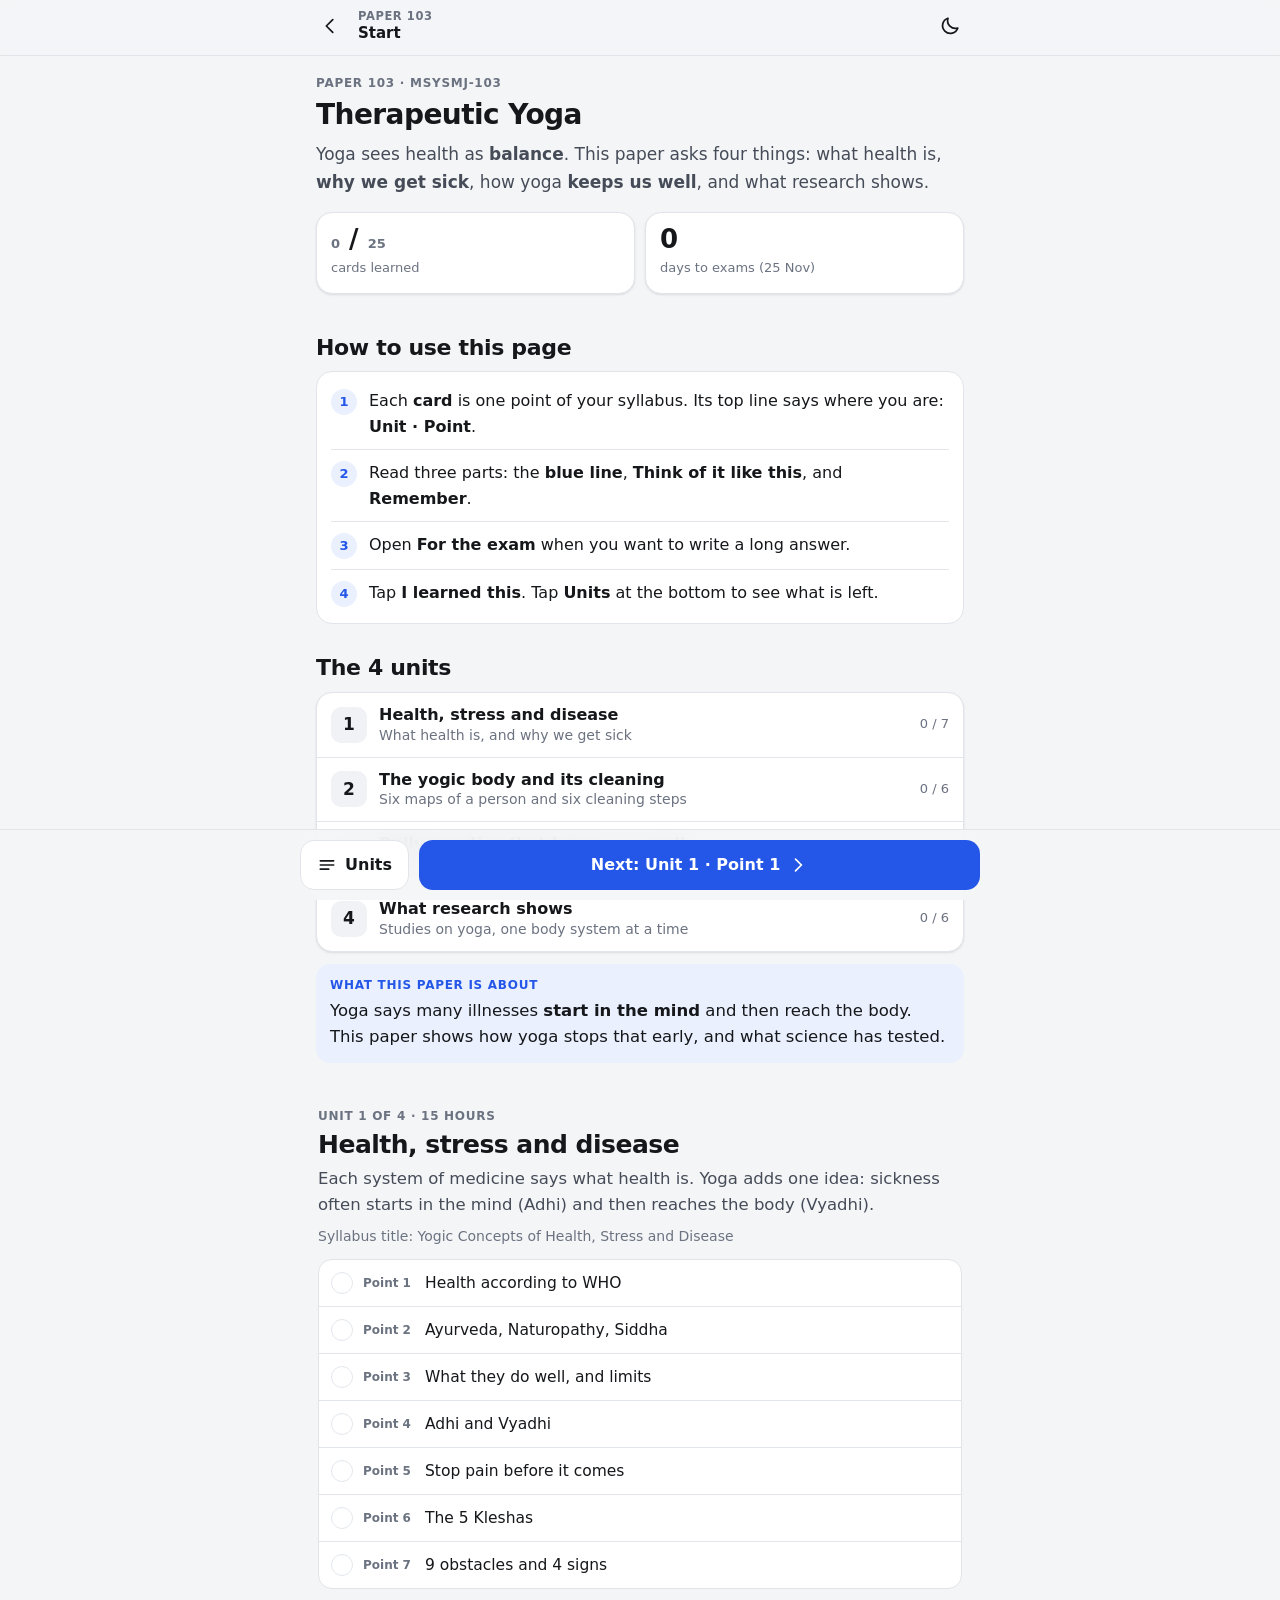
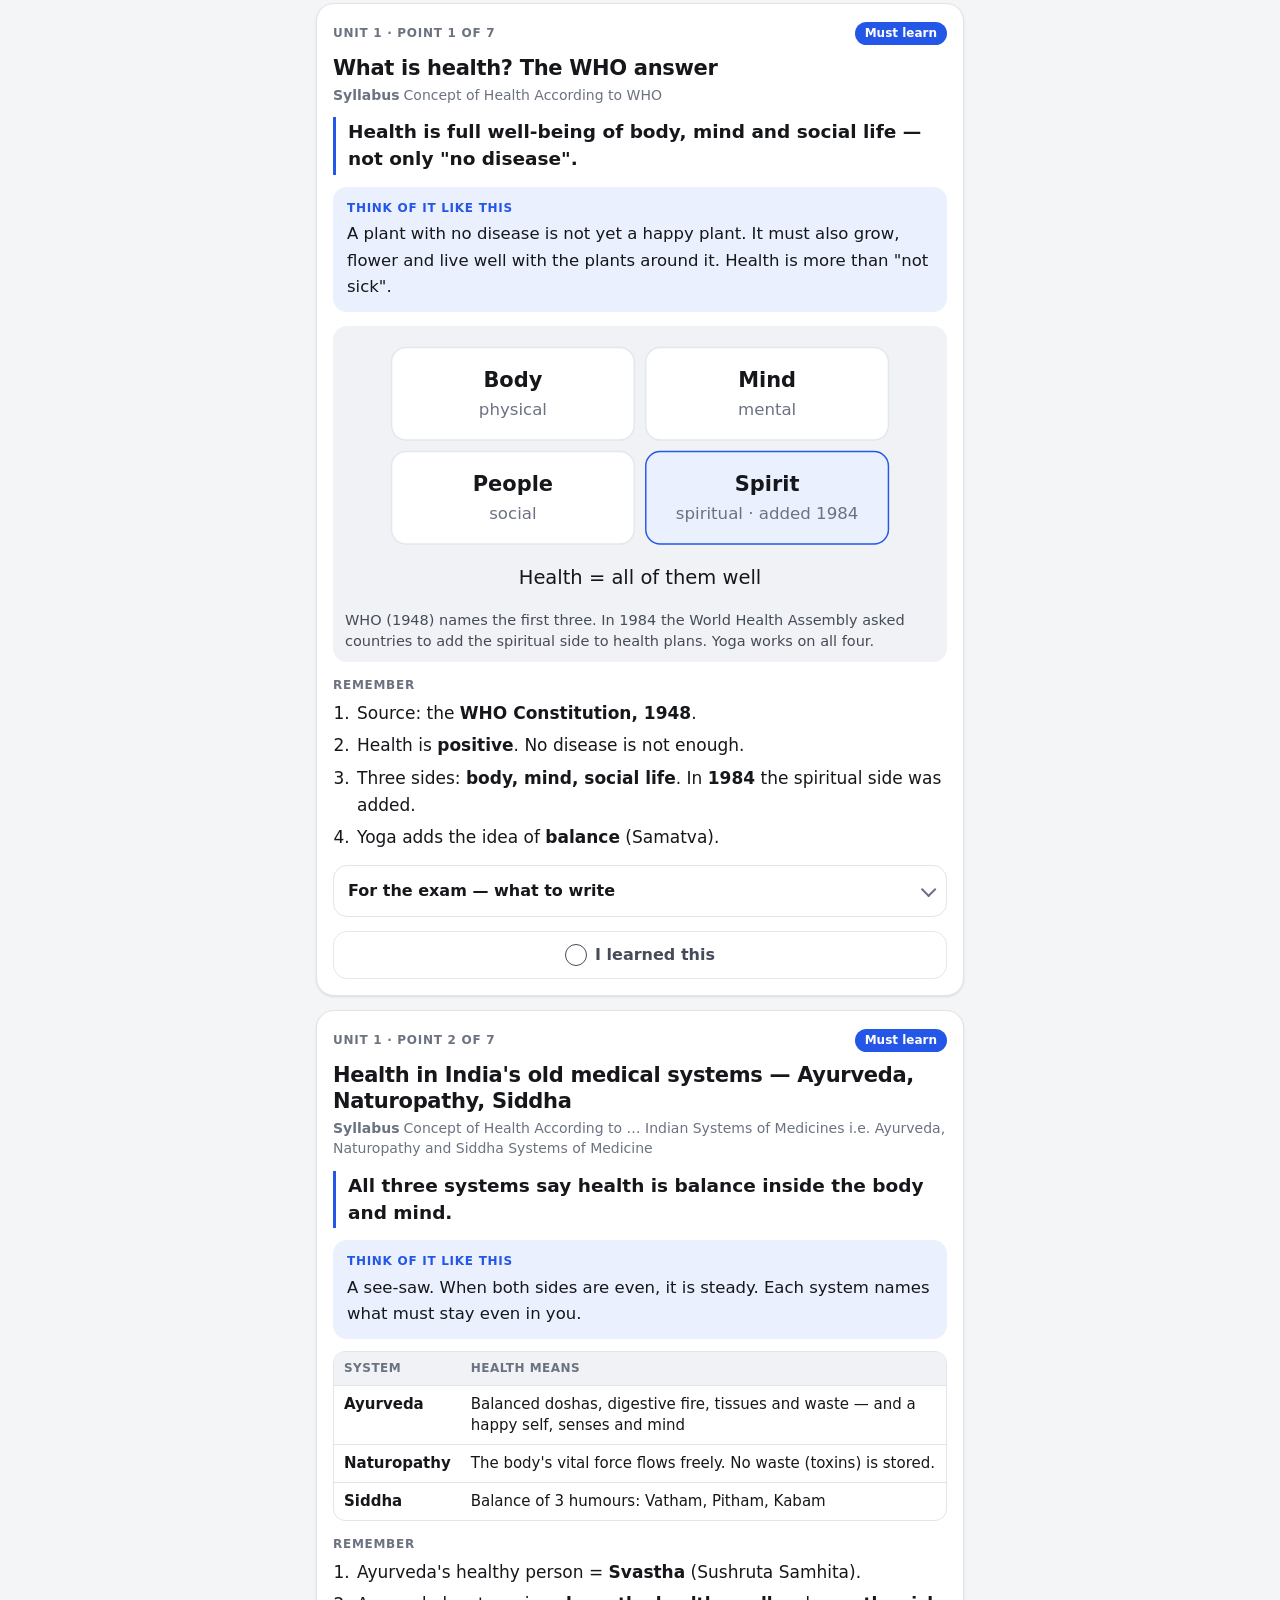
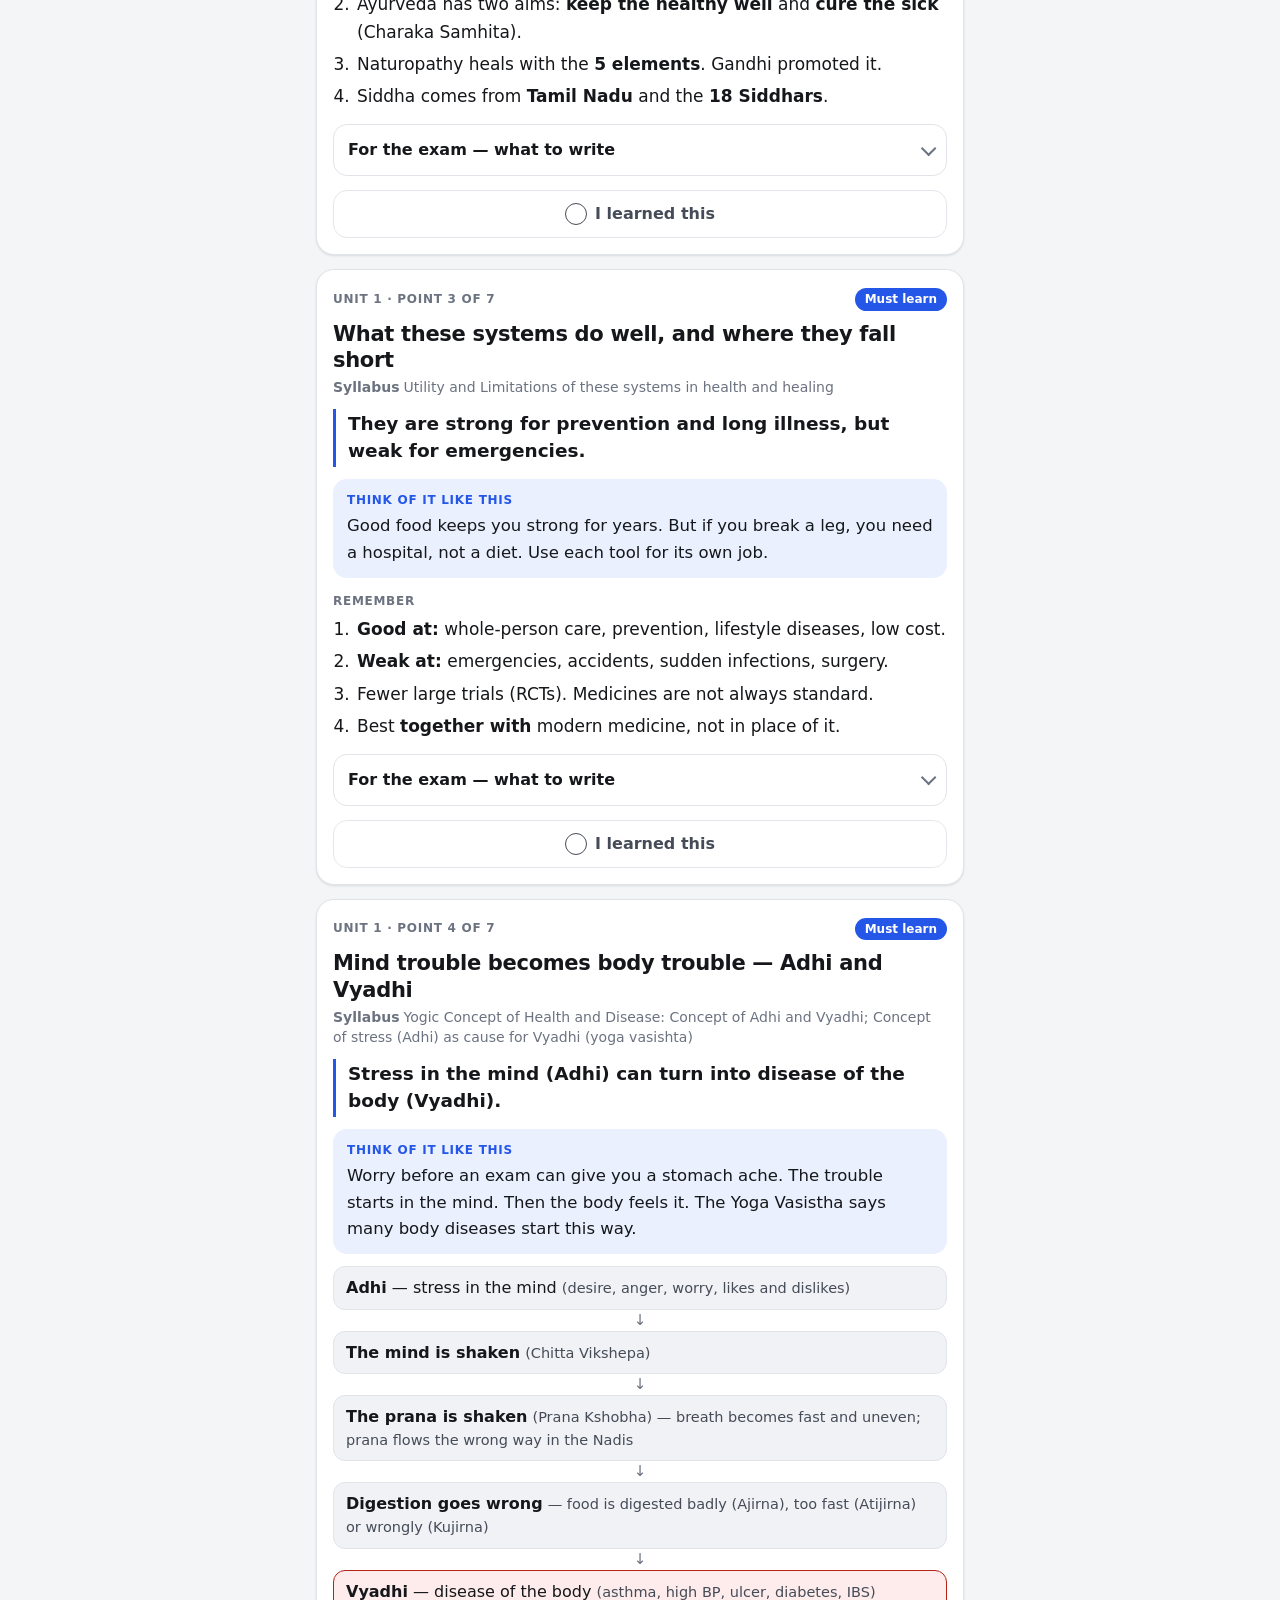
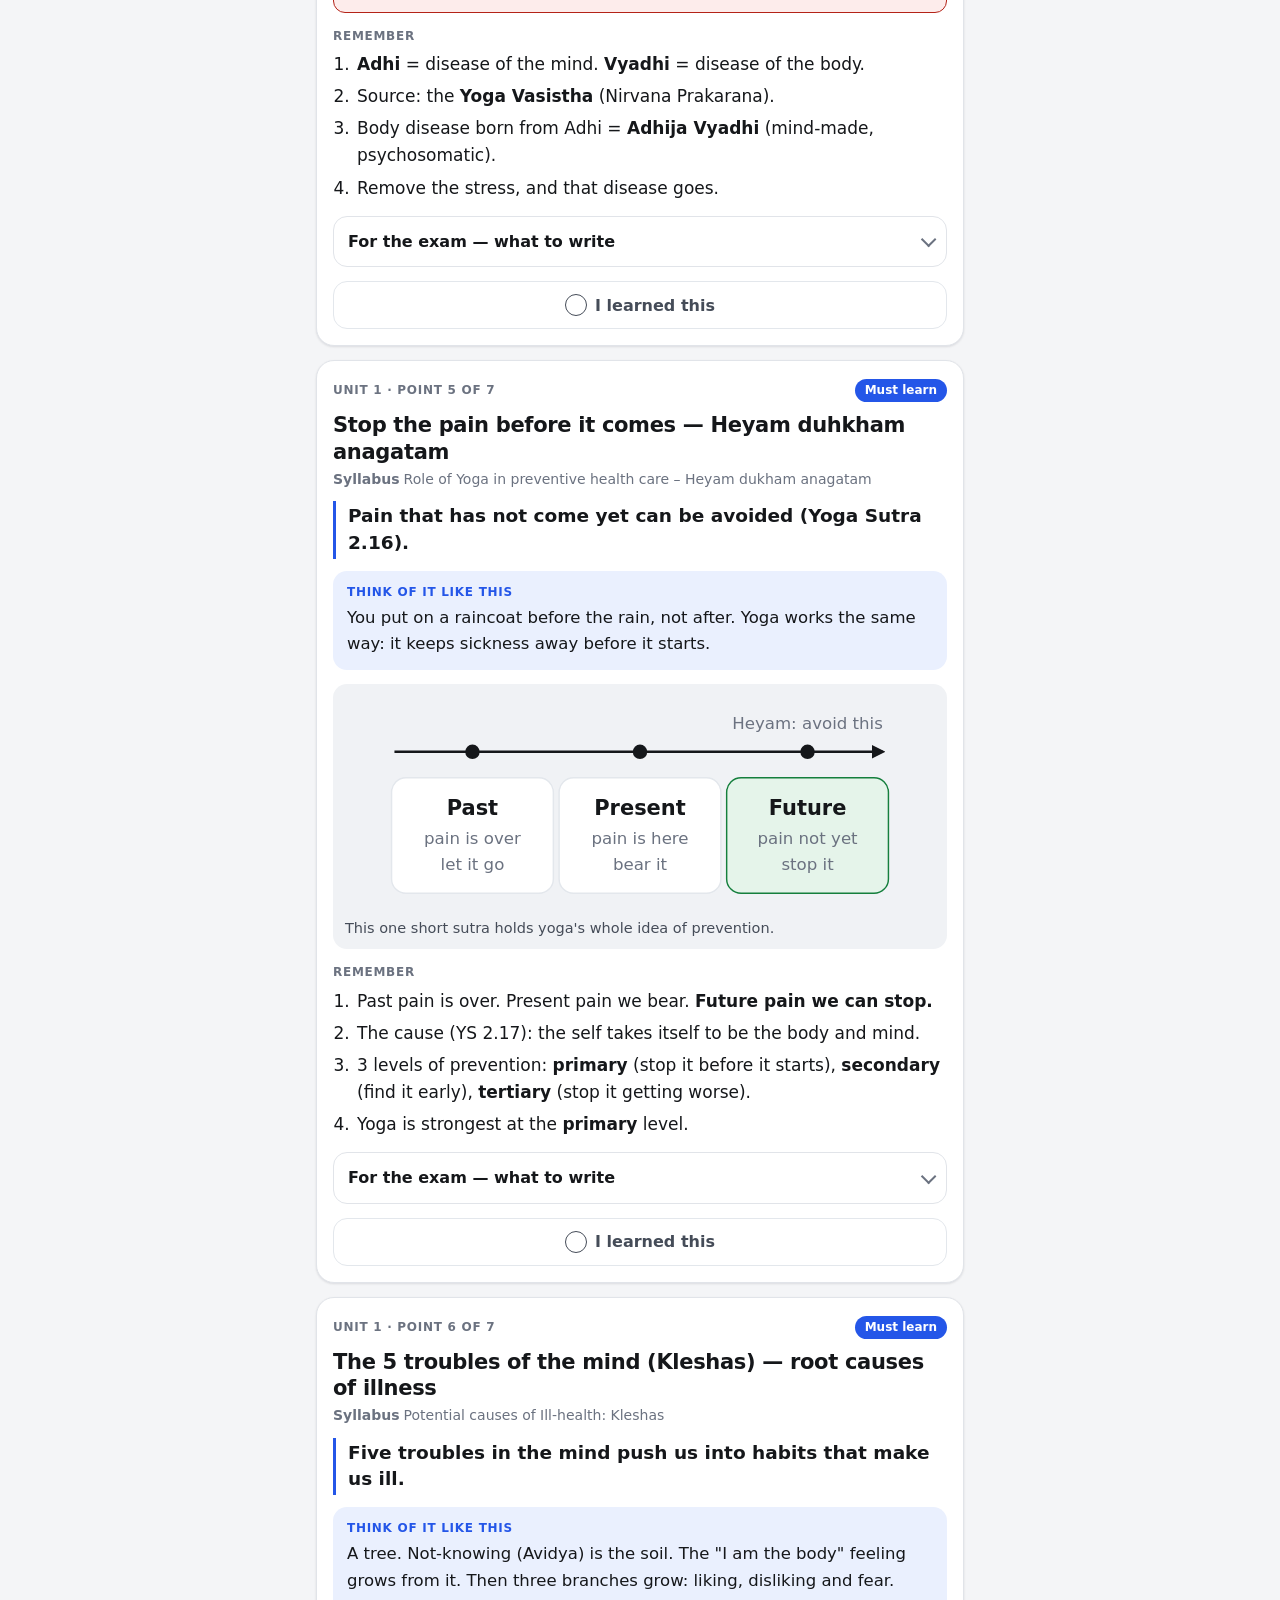
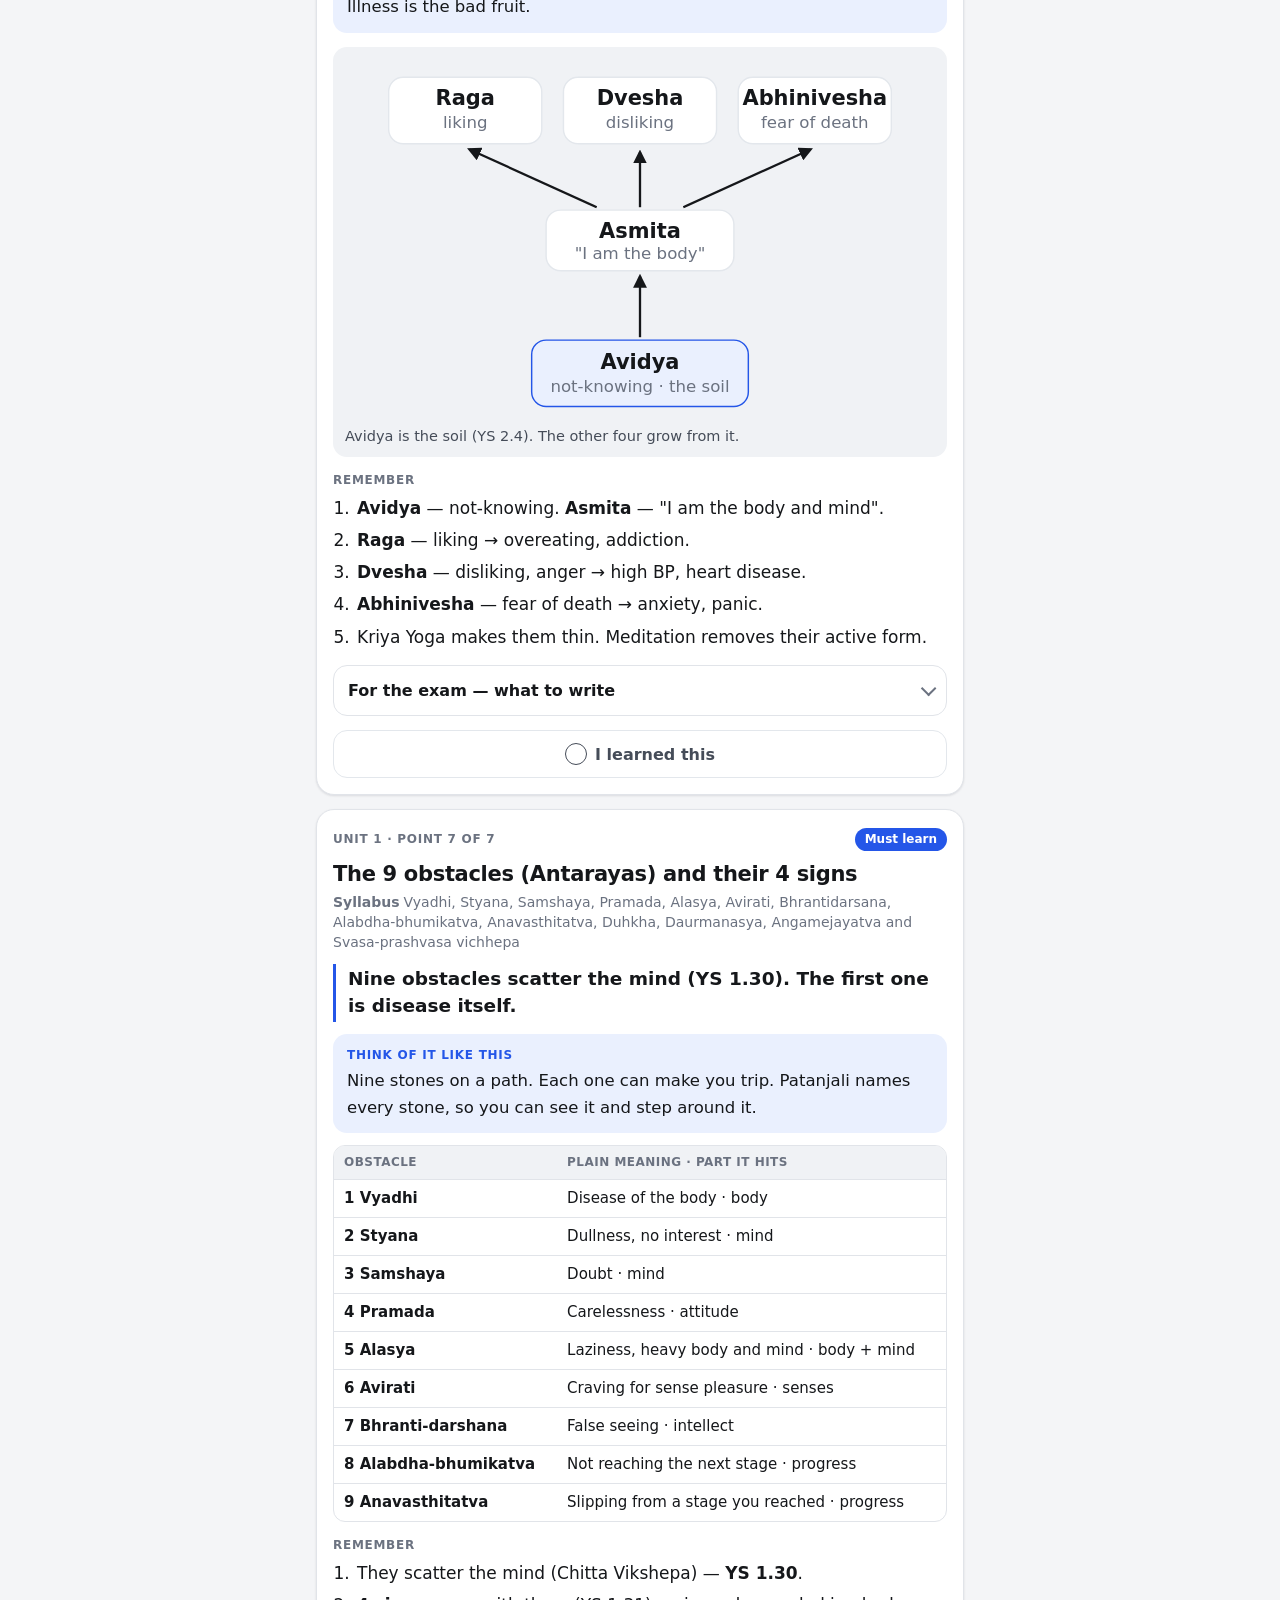
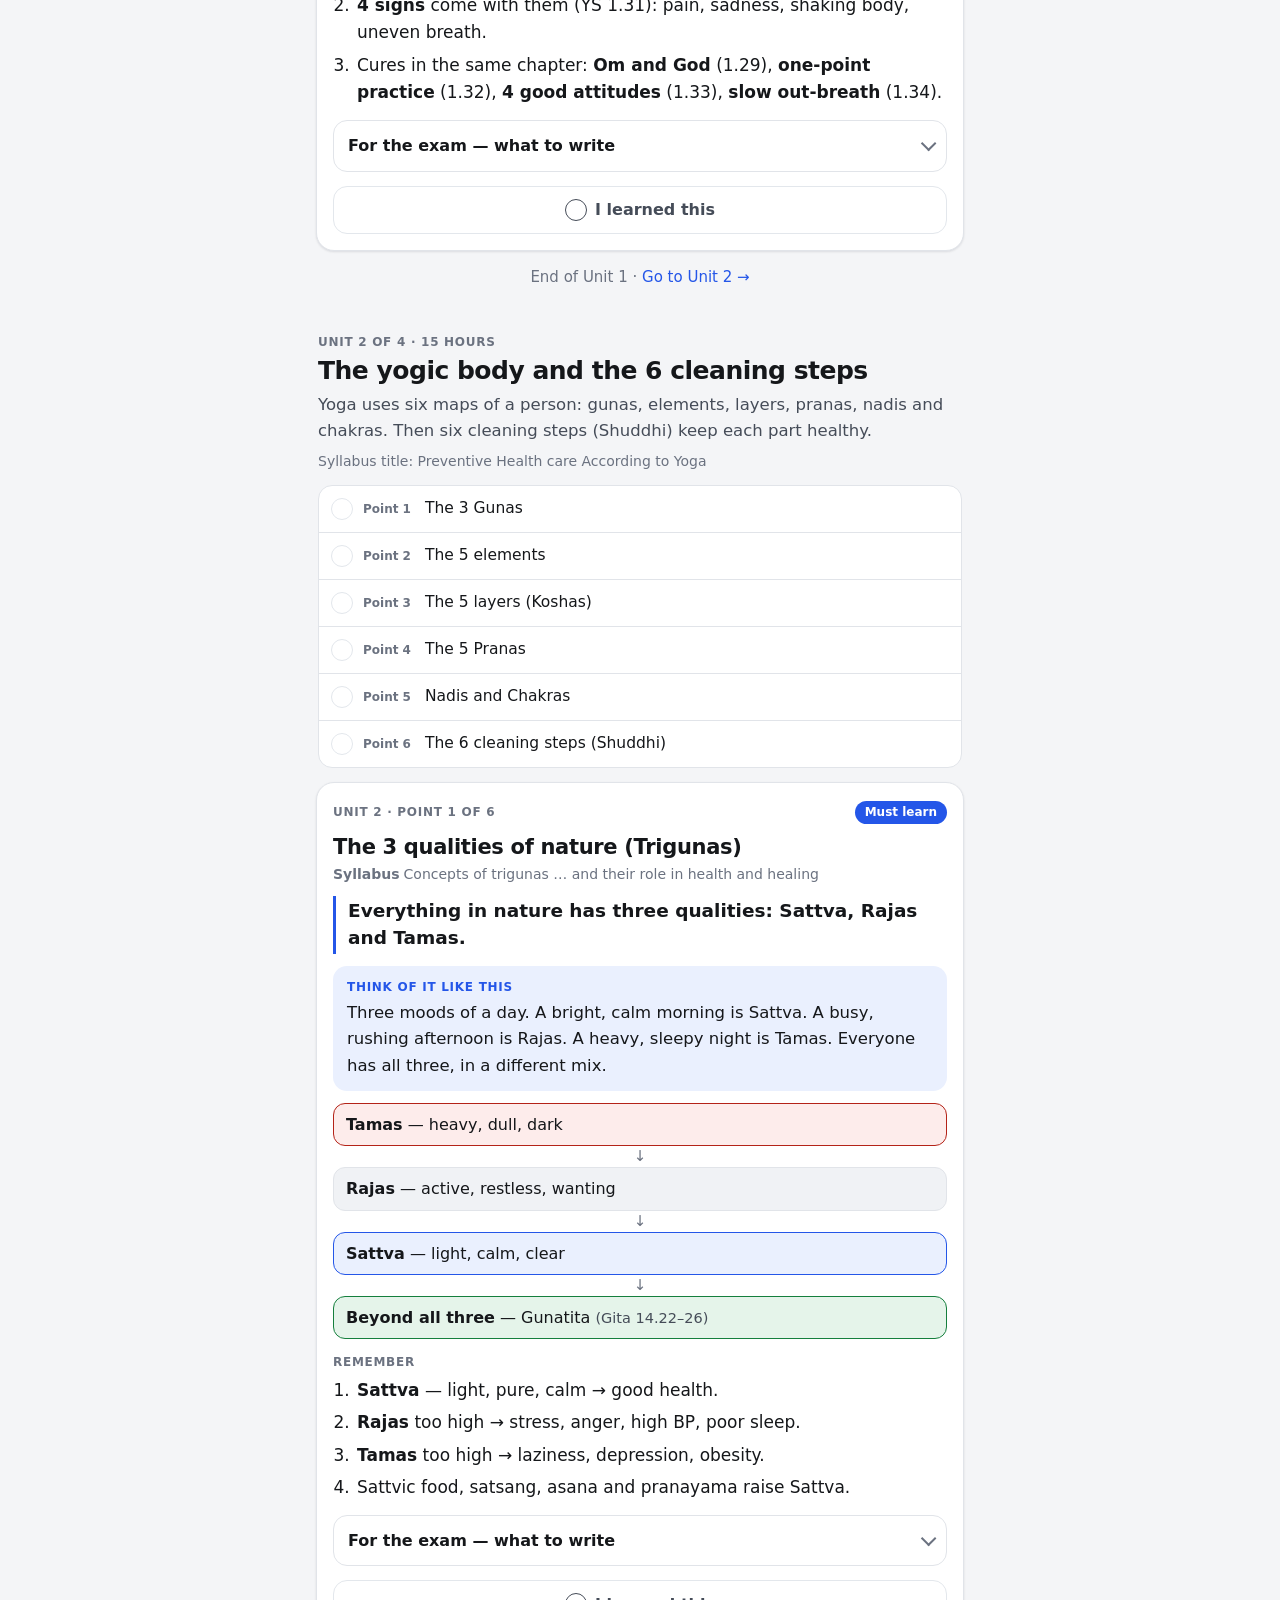
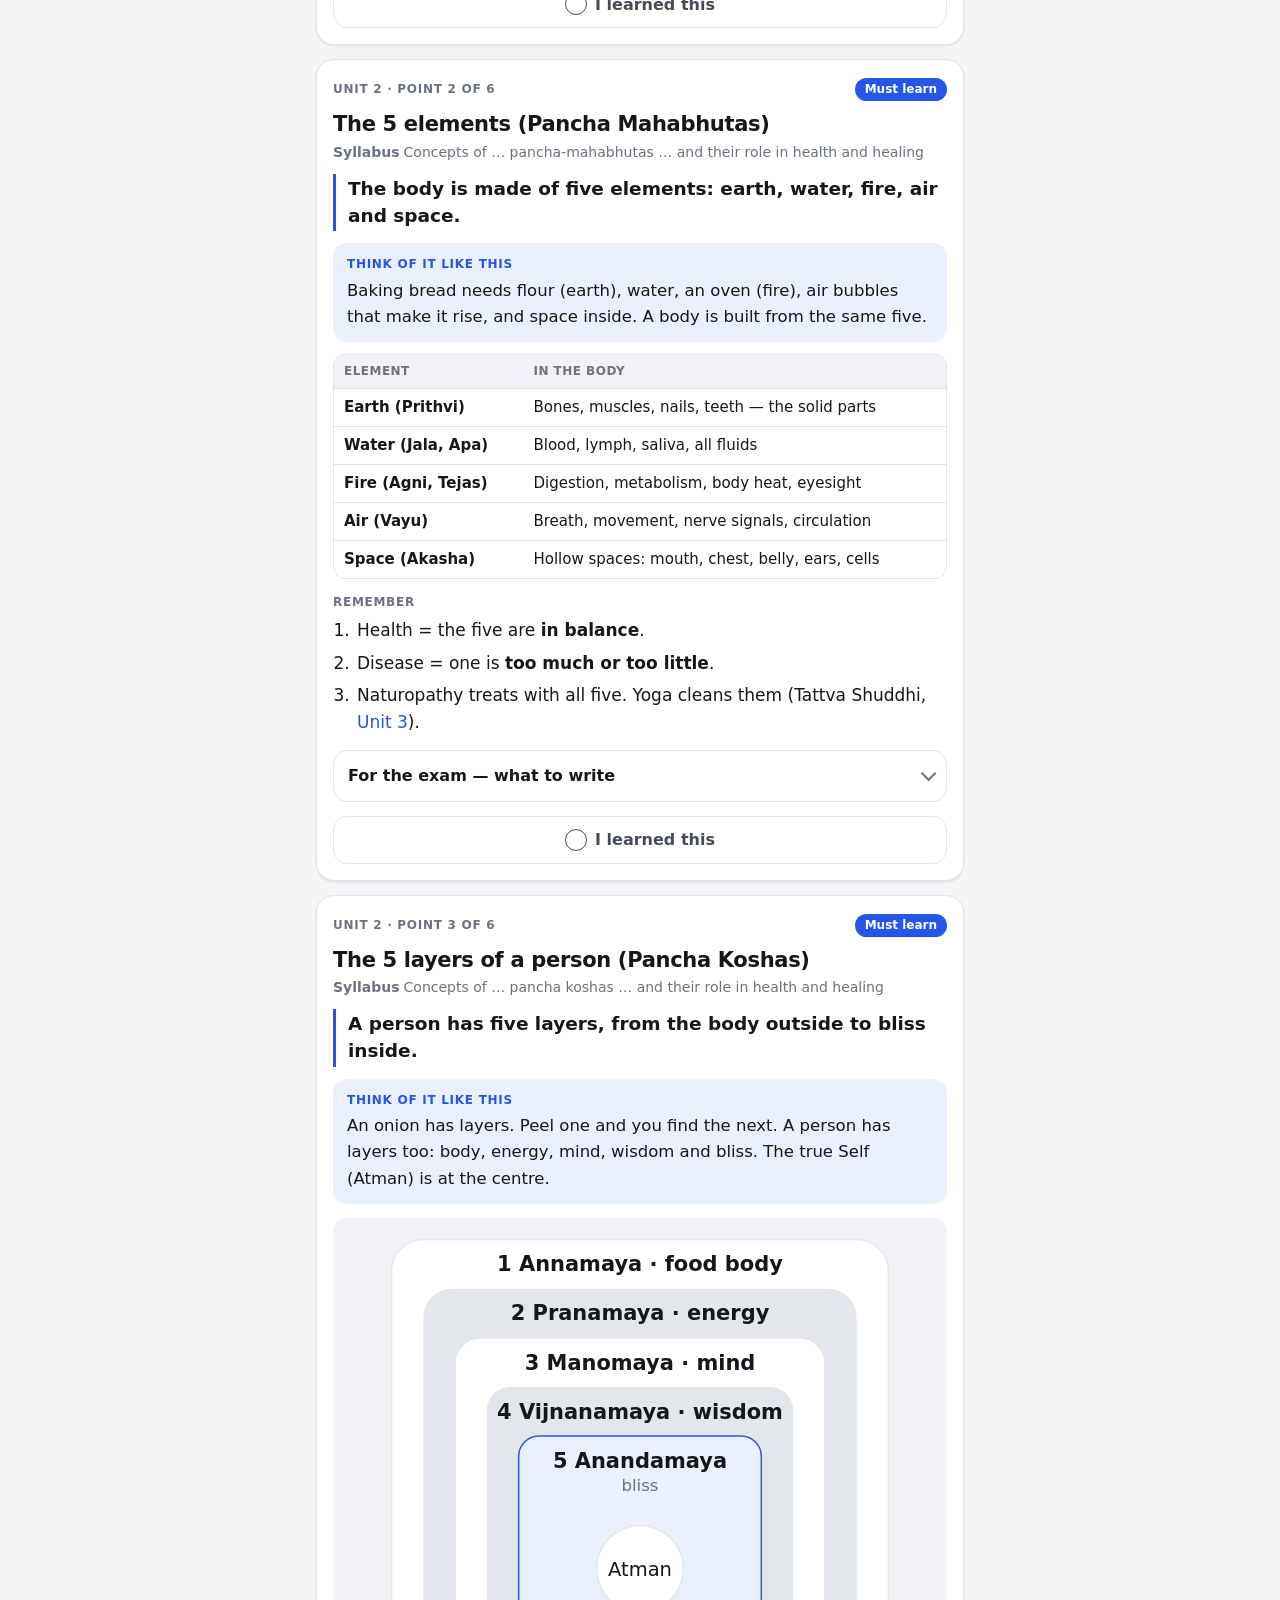
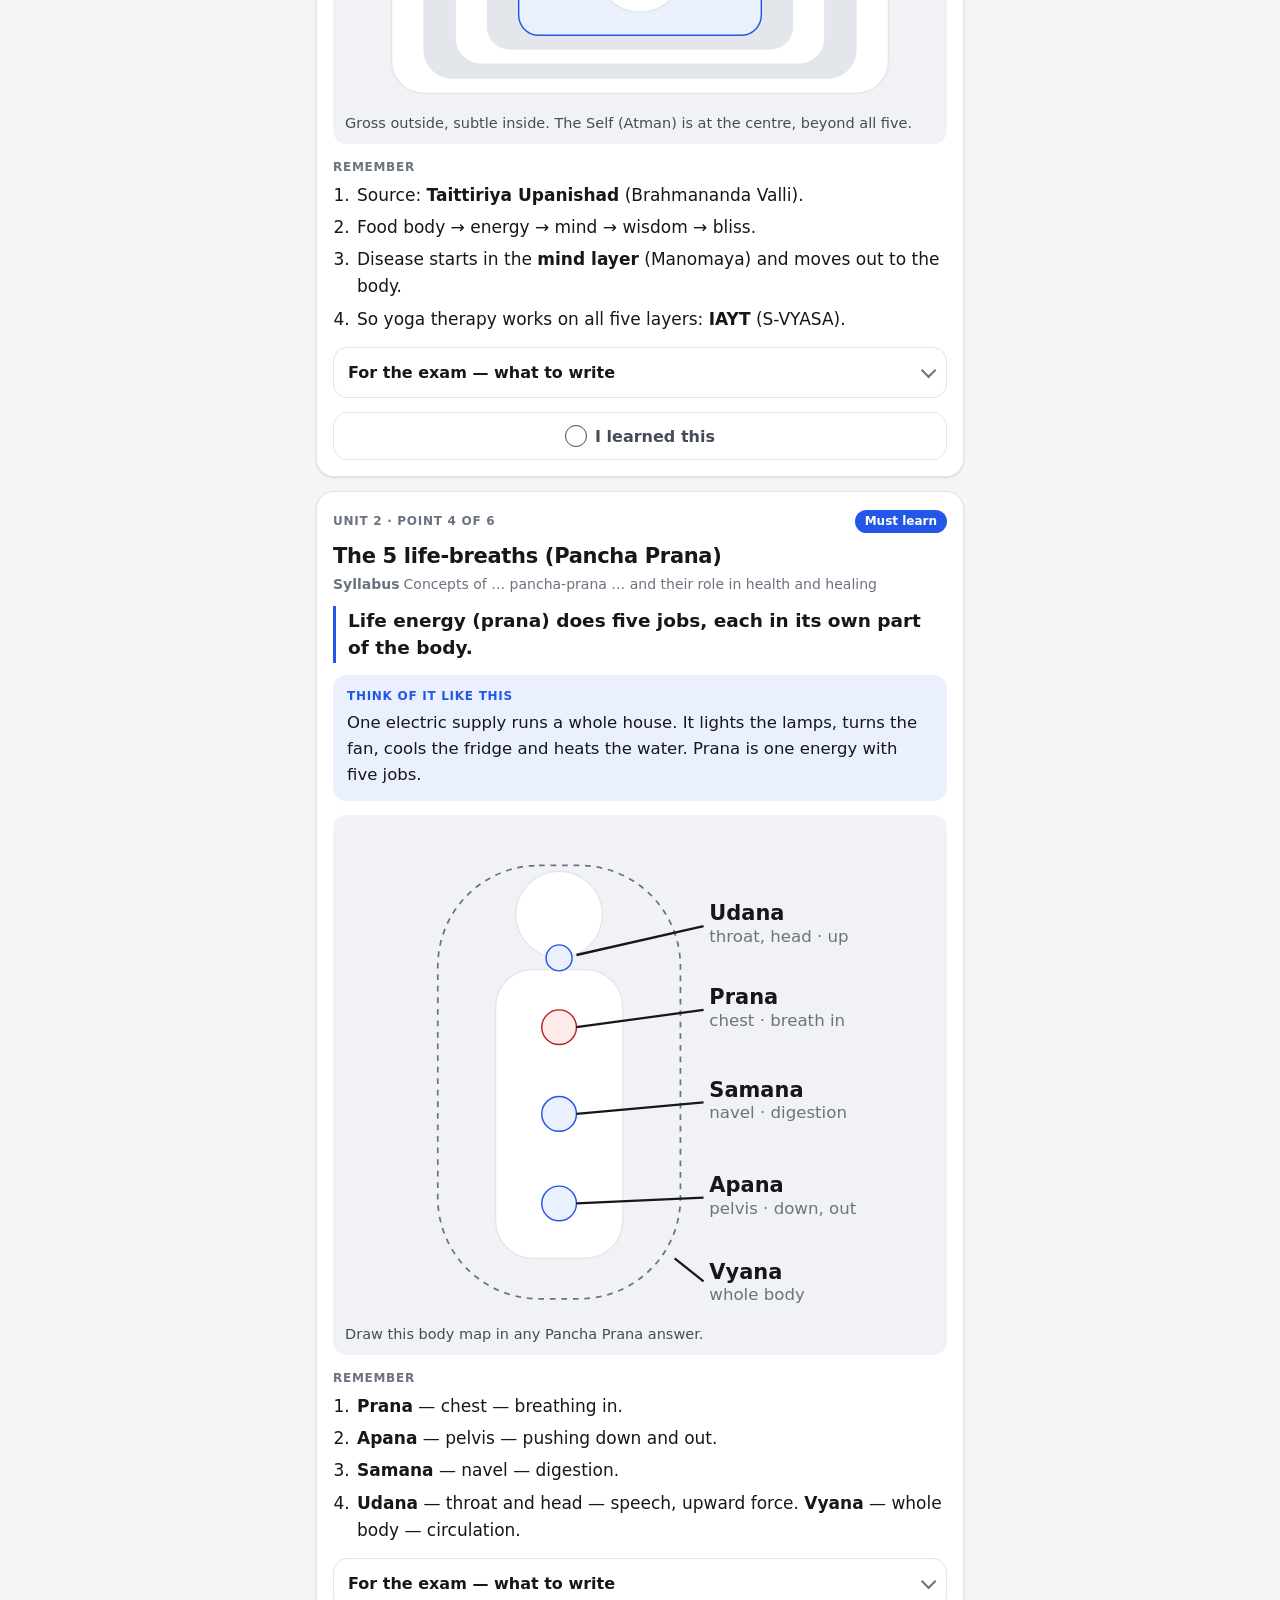
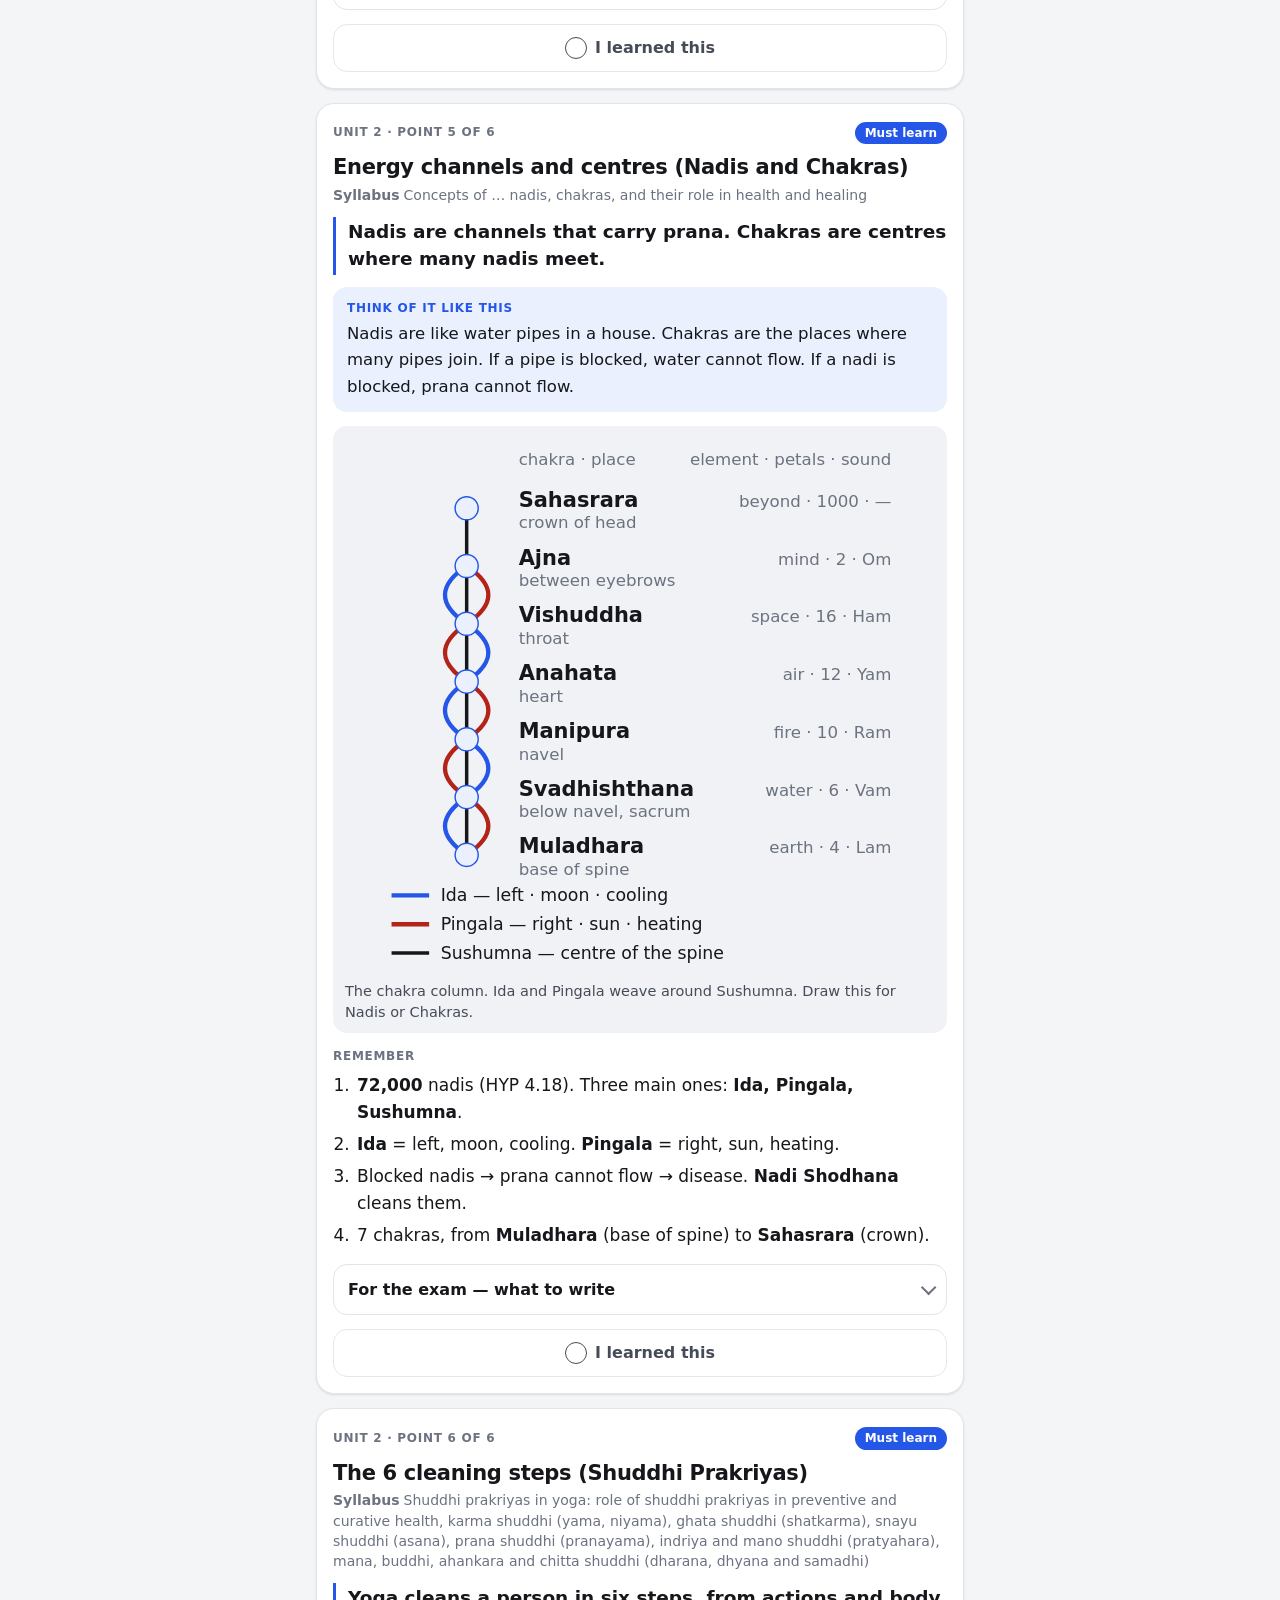
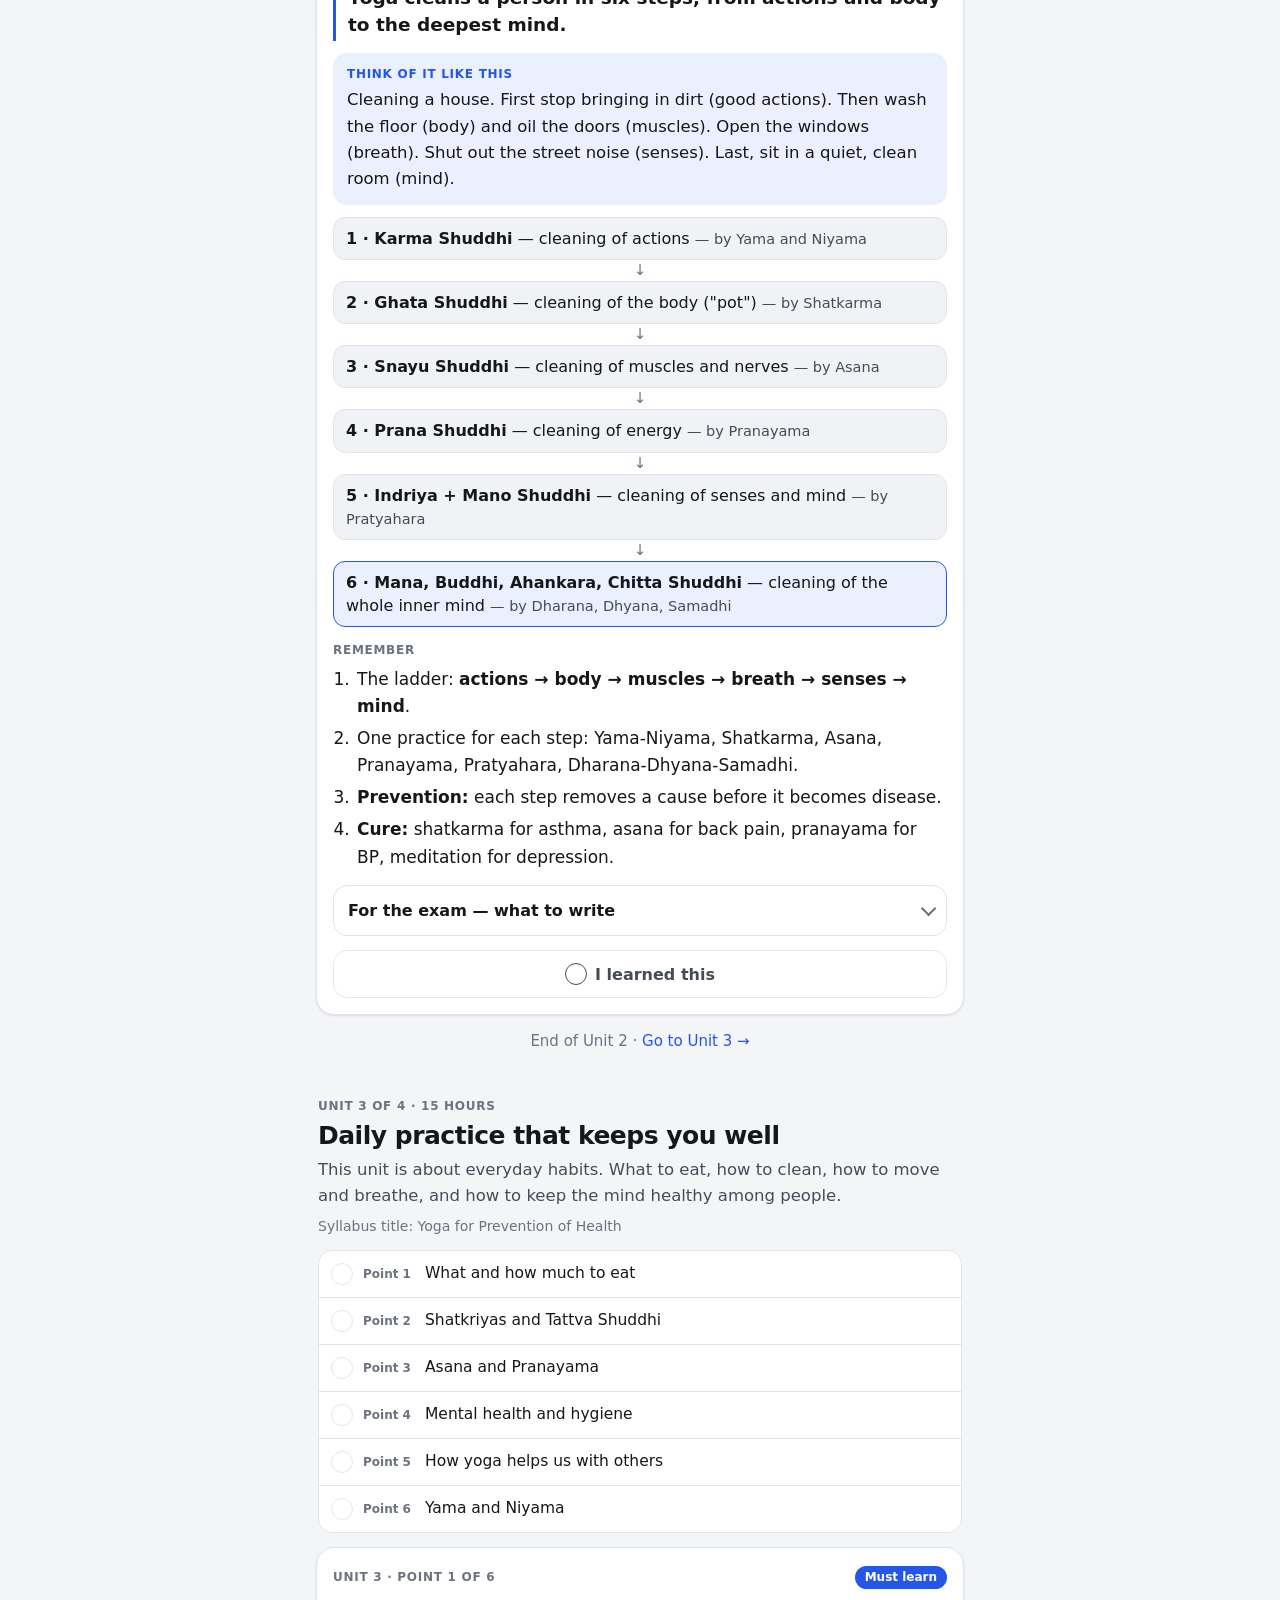
<file: 103-therapeutic-yoga/index.html>
<!DOCTYPE html>
<html lang="en">
<head>
<meta charset="UTF-8">
<meta name="robots" content="noindex, nofollow">
<meta name="viewport" content="width=device-width, initial-scale=1, viewport-fit=cover">
<meta name="theme-color" content="#f4f5f7">
<meta name="apple-mobile-web-app-capable" content="yes">
<meta name="mobile-web-app-capable" content="yes">
<meta name="apple-mobile-web-app-title" content="Paper 103">
<title>Paper 103 Notes</title>
<script>try{var t=localStorage.getItem('msc-theme');if(t)document.documentElement.setAttribute('data-theme',t)}catch(e){}</script>
<link rel="stylesheet" href="../assets/notes.css">
</head>
<body data-key="msc103-v2" data-paper="103">

<div class="topbar">
  <div class="row">
    <a class="icon" href="../index.html" aria-label="All papers"><svg viewBox="0 0 24 24" aria-hidden="true"><path d="M15 5l-7 7 7 7"/></svg></a>
    <div class="loc" id="loc"><b>Paper 103</b><span>Start</span></div>
    <button class="icon" id="themeBtn" type="button" aria-label="Switch light or dark"></button>
  </div>
  <div class="bar"><i id="pbar"></i></div>
</div>

<header class="hero" id="top">
  <span class="k">Paper 103 · MSYSMJ-103</span>
  <h1>Therapeutic Yoga</h1>
  <p class="say">Yoga sees health as <b>balance</b>. This paper asks four things: what health is, <b>why we get sick</b>, how yoga <b>keeps us well</b>, and what research shows.</p>
  <div class="stats">
    <div><b><span id="nDone">0</span> / <span id="nAll">0</span></b><span>cards learned</span></div>
    <div><b data-days>–</b><span>days to exams (25 Nov)</span></div>
  </div>
</header>

<main>


<section id="start">
  <h2 class="sec">How to use this page</h2>
  <ol class="how">
    <li><span>Each <b>card</b> is one point of your syllabus. Its top line says where you are: <b>Unit · Point</b>.</span></li>
    <li><span>Read three parts: the <b>blue line</b>, <b>Think of it like this</b>, and <b>Remember</b>.</span></li>
    <li><span>Open <b>For the exam</b> when you want to write a long answer.</span></li>
    <li><span>Tap <b>I learned this</b>. Tap <b>Units</b> at the bottom to see what is left.</span></li>
  </ol>

  <h2 class="sec">The 4 units</h2>
  <ul class="units" id="unitList">
    <li><a href="#u1" data-u="u1"><span class="n">1</span><span class="t"><b>Health, stress and disease</b><span>What health is, and why we get sick</span></span><span class="p" data-up="u1"></span></a></li>
    <li><a href="#u2" data-u="u2"><span class="n">2</span><span class="t"><b>The yogic body and its cleaning</b><span>Six maps of a person and six cleaning steps</span></span><span class="p" data-up="u2"></span></a></li>
    <li><a href="#u3" data-u="u3"><span class="n">3</span><span class="t"><b>Daily practice that keeps you well</b><span>Food, cleaning, asana, breath and a healthy mind</span></span><span class="p" data-up="u3"></span></a></li>
    <li><a href="#u4" data-u="u4"><span class="n">4</span><span class="t"><b>What research shows</b><span>Studies on yoga, one body system at a time</span></span><span class="p" data-up="u4"></span></a></li>
  </ul>
  <p class="like"><span class="k">What this paper is about</span>Yoga says many illnesses <b>start in the mind</b> and then reach the body. This paper shows how yoga stops that early, and what science has tested.</p>
</section>

<!-- ================= UNIT 1 ================= -->
<section class="unit" id="u1" data-name="Health and disease">
  <div class="uh">
    <span class="k">Unit 1 of 4 · 15 hours</span>
    <h2>Health, stress and disease</h2>
    <p class="story">Each system of medicine says what health is. Yoga adds one idea: sickness often starts in the mind (Adhi) and then reaches the body (Vyadhi).</p>
    <p class="syl">Syllabus title: Yogic Concepts of Health, Stress and Disease</p>
    <ul class="inunit" data-list="u1"></ul>
  </div>

  <article class="card" id="u1-p1" data-u="u1" data-lab="Point 1" data-short="Health according to WHO">
    <div class="where"><span class="k">Unit 1 · Point 1 of 7</span><span class="pri must">Must learn</span></div>
    <h3>What is health? The WHO answer</h3>
    <p class="syl"><span>Syllabus</span>Concept of Health According to WHO</p>
    <p class="oneline">Health is full well-being of body, mind and social life — not only "no disease".</p>
    <div class="like"><span class="k">Think of it like this</span>A plant with no disease is not yet a happy plant. It must also grow, flower and live well with the plants around it. Health is more than "not sick".</div>
    <figure>
      <svg viewBox="0 0 360 184" role="img" aria-label="Four sides of health: body, mind, people, spirit">
        <rect class="box" x="8" y="8" width="168" height="64" rx="10"/><text class="t-b" x="92" y="35" text-anchor="middle">Body</text><text class="mono" x="92" y="55" text-anchor="middle">physical</text>
        <rect class="box" x="184" y="8" width="168" height="64" rx="10"/><text class="t-b" x="268" y="35" text-anchor="middle">Mind</text><text class="mono" x="268" y="55" text-anchor="middle">mental</text>
        <rect class="box" x="8" y="80" width="168" height="64" rx="10"/><text class="t-b" x="92" y="107" text-anchor="middle">People</text><text class="mono" x="92" y="127" text-anchor="middle">social</text>
        <rect class="hlf" x="184" y="80" width="168" height="64" rx="10"/><text class="t-b" x="268" y="107" text-anchor="middle">Spirit</text><text class="mono" x="268" y="127" text-anchor="middle">spiritual · added 1984</text>
        <text class="t-m" x="180" y="172" text-anchor="middle">Health = all of them well</text>
      </svg>
      <figcaption>WHO (1948) names the first three. In 1984 the World Health Assembly asked countries to add the spiritual side to health plans. Yoga works on all four.</figcaption>
    </figure>
    <div class="rem"><span class="k">Remember</span><ol>
      <li>Source: the <b>WHO Constitution, 1948</b>.</li>
      <li>Health is <b>positive</b>. No disease is not enough.</li>
      <li>Three sides: <b>body, mind, social life</b>. In <b>1984</b> the spiritual side was added.</li>
      <li>Yoga adds the idea of <b>balance</b> (Samatva).</li>
    </ol></div>
    <details class="exam"><summary>For the exam — what to write</summary><div class="in">
      <div class="verse">"A state of complete physical, mental and social well-being and not merely the absence of disease or infirmity." — WHO Constitution, 1948</div>
      <h4>The four sides (dimensions)</h4>
      <ul><li>Physical · mental · social — in the WHO definition.</li><li>Spiritual — in 1984 the World Health Assembly asked countries to add it to health plans.</li><li>Yoga works on all four.</li></ul>
      <h4>Mental health (WHO)</h4>
      <p>A state of mental well-being in which a person can cope with normal stress, use their abilities, learn and work well, and help their community.</p>
      <h4>Exam tip</h4>
      <p>Write the WHO definition word for word. Then say what yoga adds: the spiritual side and the idea of balance (Samatva).</p>
      <h4>Answer plan — health, and yoga's role in prevention and cure</h4>
      <ol>
        <li>WHO definition word for word + the 4 sides.</li>
        <li>Sushruta's Svastha verse + its 5 parts. Charaka's two aims (<a href="#u1-p2">Point 2</a>).</li>
        <li>Yoga's view: Samatva, Chitta Prasadana, Heyam duhkham anagatam (<a href="#u1-p5">Point 5</a>).</li>
        <li>Prevention: daily practice stops disease before it starts. Cure: Adhija Vyadhi, IAYT.</li>
        <li>One research line from Unit 4.</li>
      </ol>
      <p class="asked">Asked before: Health per WHO and Ayurveda + role of yoga in preventive and curative health — Jan–Feb 2022 · Concept of health, health per WHO — Dec 2023.</p>
    </div></details>
    <button class="learn" type="button">I learned this</button>
  </article>

  <article class="card" id="u1-p2" data-u="u1" data-lab="Point 2" data-short="Ayurveda, Naturopathy, Siddha">
    <div class="where"><span class="k">Unit 1 · Point 2 of 7</span><span class="pri must">Must learn</span></div>
    <h3>Health in India's old medical systems — Ayurveda, Naturopathy, Siddha</h3>
    <p class="syl"><span>Syllabus</span>Concept of Health According to … Indian Systems of Medicines i.e. Ayurveda, Naturopathy and Siddha Systems of Medicine</p>
    <p class="oneline">All three systems say health is balance inside the body and mind.</p>
    <div class="like"><span class="k">Think of it like this</span>A see-saw. When both sides are even, it is steady. Each system names what must stay even in you.</div>
    <div class="tw"><table class="t">
      <tr><th>System</th><th>Health means</th></tr>
      <tr><td>Ayurveda</td><td>Balanced doshas, digestive fire, tissues and waste — and a happy self, senses and mind</td></tr>
      <tr><td>Naturopathy</td><td>The body's vital force flows freely. No waste (toxins) is stored.</td></tr>
      <tr><td>Siddha</td><td>Balance of 3 humours: Vatham, Pitham, Kabam</td></tr>
    </table></div>
    <div class="rem"><span class="k">Remember</span><ol>
      <li>Ayurveda's healthy person = <b>Svastha</b> (Sushruta Samhita).</li>
      <li>Ayurveda has two aims: <b>keep the healthy well</b> and <b>cure the sick</b> (Charaka Samhita).</li>
      <li>Naturopathy heals with the <b>5 elements</b>. Gandhi promoted it.</li>
      <li>Siddha comes from <b>Tamil Nadu</b> and the <b>18 Siddhars</b>.</li>
    </ol></div>
    <details class="exam"><summary>For the exam — what to write</summary><div class="in">
      <h4>Ayurveda</h4>
      <div class="verse">samadoṣaḥ samāgniśca samadhātumalakriyaḥ · prasannātmendriyamanāḥ svastha ityabhidhīyate — Sushruta Samhita, Sutra Sthana 15</div>
      <p>A healthy person (Svastha) has 5 things: balanced <b>doshas</b> (Vata, Pitta, Kapha) · balanced digestive fire (<b>Agni</b>) · balanced 7 tissues (<b>Dhatus</b>) · normal removal of waste (<b>Malas</b>) · a pleased self, senses and mind (<b>Prasanna Atma, Indriya, Manas</b>).</p>
      <p>The two aims of Ayurveda (Charaka Samhita): protect the health of the healthy (Svasthasya svasthya rakshanam) and cure the disease of the sick (Aturasya vikara prashamanam).</p>
      <h4>Naturopathy</h4>
      <ul>
        <li>The body heals itself through its <b>vital force</b>. The doctor only removes what blocks it.</li>
        <li>Disease = the body collects waste (toxins, morbid matter). All diseases have one cause and one cure ("unity of disease").</li>
        <li>Treatment uses the <b>five elements</b>: earth (mud therapy), water (hydrotherapy), fire (sun bath), air (fresh air, breathing), space (fasting).</li>
        <li>Mahatma Gandhi promoted Nature Cure in India.</li>
      </ul>
      <h4>Siddha</h4>
      <ul>
        <li>The old medical system of Tamil Nadu, from the 18 Siddhars. Agastya is the first.</li>
        <li>Health = balance of three humours: <b>Vatham, Pitham, Kabam</b>, in the ratio 1 : ½ : ¼.</li>
        <li>Medicines from herbs, minerals and metals.</li>
        <li>Diagnosis by pulse (Naadi) and 8 methods (Envagai Thervu).</li>
        <li>Principle: food is medicine and medicine is food.</li>
      </ul>
      <h4>All five side by side</h4>
      <div class="tw"><table class="t">
        <tr><th>System</th><th>Health is</th><th>Disease starts in</th><th>Main tools</th></tr>
        <tr><td>WHO</td><td>Complete physical, mental, social well-being</td><td>Many causes</td><td>Medicine, public health</td></tr>
        <tr><td>Ayurveda</td><td>Balance of dosha, agni, dhatu, mala + happy mind</td><td>Dosha imbalance, weak agni</td><td>Herbs, diet, Panchakarma</td></tr>
        <tr><td>Naturopathy</td><td>Free flow of vital force, no toxins</td><td>Toxins in the body</td><td>5 elements, fasting, diet</td></tr>
        <tr><td>Siddha</td><td>Balance of Vatham, Pitham, Kabam</td><td>Humour imbalance</td><td>Herbo-mineral medicine</td></tr>
        <tr class="me"><td>Yoga</td><td>Balance (Samatva) and a calm mind (Chitta Prasadana)</td><td>The mind (Adhi) → body (Vyadhi)</td><td>Asana, pranayama, meditation, ethics</td></tr>
      </table></div>
      <p class="asked">Asked before: Health per WHO and Ayurveda — Jan–Feb 2022 · Health per Ayurveda — Dec 2022.</p>
    </div></details>
    <button class="learn" type="button">I learned this</button>
  </article>

  <article class="card" id="u1-p3" data-u="u1" data-lab="Point 3" data-short="What they do well, and limits">
    <div class="where"><span class="k">Unit 1 · Point 3 of 7</span><span class="pri must">Must learn</span></div>
    <h3>What these systems do well, and where they fall short</h3>
    <p class="syl"><span>Syllabus</span>Utility and Limitations of these systems in health and healing</p>
    <p class="oneline">They are strong for prevention and long illness, but weak for emergencies.</p>
    <div class="like"><span class="k">Think of it like this</span>Good food keeps you strong for years. But if you break a leg, you need a hospital, not a diet. Use each tool for its own job.</div>
    <div class="rem"><span class="k">Remember</span><ol>
      <li><b>Good at:</b> whole-person care, prevention, lifestyle diseases, low cost.</li>
      <li><b>Weak at:</b> emergencies, accidents, sudden infections, surgery.</li>
      <li>Fewer large trials (RCTs). Medicines are not always standard.</li>
      <li>Best <b>together with</b> modern medicine, not in place of it.</li>
    </ol></div>
    <details class="exam"><summary>For the exam — what to write</summary><div class="in">
      <div class="two">
        <div><h4>Utility — what they do well</h4><ul>
          <li>Holistic: treat body, mind and lifestyle together.</li>
          <li>Strong in <b>prevention</b> and lifestyle diseases (diabetes, BP, obesity, stress).</li>
          <li>Low cost, easy to reach in villages.</li>
          <li>Fewer side effects when done correctly.</li>
          <li>Teach self-care, so the patient takes part in healing.</li>
          <li>Good support next to modern medicine (integrative care).</li>
        </ul></div>
        <div><h4>Limitations — where they fall short</h4><ul>
          <li>Slow. Not for emergencies, accidents, acute infections or surgery.</li>
          <li>Fewer large, high-quality trials (RCTs).</li>
          <li>Medicines are not always standard. Some products had heavy-metal problems.</li>
          <li>Need trained, qualified practitioners. Self-treatment can be harmful.</li>
          <li>Results depend on the patient's regular practice and discipline.</li>
          <li>Diagnosis methods (pulse, dosha) are hard to measure objectively.</li>
        </ul></div>
      </div>
      <h4>Exam tip</h4>
      <p>End with balance. These systems work best <b>together with</b> modern medicine, not in place of it. The syllabus itself says yoga therapists work "under the guidance of qualified medical specialists".</p>
      <h4>Answer plan</h4>
      <ol><li>Introduce Ayurveda, Naturopathy and Siddha in 2 lines each + the side-by-side table (<a href="#u1-p2">Point 2</a>).</li><li>Utility list.</li><li>Limitations list.</li><li>End with integrative care.</li></ol>
      <p class="asked">Asked before: Utility and limitations of Indian systems of medicine — Dec 2023 (twice) · Utility and limits of Ayurveda — Dec 2022.</p>
    </div></details>
    <button class="learn" type="button">I learned this</button>
  </article>

  <article class="card" id="u1-p4" data-u="u1" data-lab="Point 4" data-short="Adhi and Vyadhi">
    <div class="where"><span class="k">Unit 1 · Point 4 of 7</span><span class="pri must">Must learn</span></div>
    <h3>Mind trouble becomes body trouble — Adhi and Vyadhi</h3>
    <p class="syl"><span>Syllabus</span>Yogic Concept of Health and Disease: Concept of Adhi and Vyadhi; Concept of stress (Adhi) as cause for Vyadhi (yoga vasishta)</p>
    <p class="oneline">Stress in the mind (Adhi) can turn into disease of the body (Vyadhi).</p>
    <div class="like"><span class="k">Think of it like this</span>Worry before an exam can give you a stomach ache. The trouble starts in the mind. Then the body feels it. The Yoga Vasistha says many body diseases start this way.</div>
    <div class="steps">
      <div><b>Adhi</b> — stress in the mind <small>(desire, anger, worry, likes and dislikes)</small></div><i>↓</i>
      <div><b>The mind is shaken</b> <small>(Chitta Vikshepa)</small></div><i>↓</i>
      <div><b>The prana is shaken</b> <small>(Prana Kshobha) — breath becomes fast and uneven; prana flows the wrong way in the Nadis</small></div><i>↓</i>
      <div><b>Digestion goes wrong</b> <small>— food is digested badly (Ajirna), too fast (Atijirna) or wrongly (Kujirna)</small></div><i>↓</i>
      <div class="bad"><b>Vyadhi</b> — disease of the body <small>(asthma, high BP, ulcer, diabetes, IBS)</small></div>
    </div>
    <div class="rem"><span class="k">Remember</span><ol>
      <li><b>Adhi</b> = disease of the mind. <b>Vyadhi</b> = disease of the body.</li>
      <li>Source: the <b>Yoga Vasistha</b> (Nirvana Prakarana).</li>
      <li>Body disease born from Adhi = <b>Adhija Vyadhi</b> (mind-made, psychosomatic).</li>
      <li>Remove the stress, and that disease goes.</li>
    </ol></div>
    <details class="exam"><summary>For the exam — what to write</summary><div class="in">
      <h4>The 4 kinds</h4>
      <div class="tw"><table class="t">
        <tr><th>Type</th><th>Meaning</th><th>Cure</th></tr>
        <tr><td>Samanya Adhi (ordinary)</td><td>Day-to-day stress</td><td>Good conduct, yoga practice, mantra</td></tr>
        <tr><td>Sara Adhi (essential)</td><td>The deep bondage of birth and death</td><td>Only self-knowledge (Jnana)</td></tr>
        <tr class="me"><td>Adhija Vyadhi</td><td>Body disease born from Adhi = psychosomatic</td><td>Remove the stress → the disease goes</td></tr>
        <tr><td>Anadhija Vyadhi</td><td>Body disease not from the mind: infection, injury</td><td>Medicine, surgery, right food</td></tr>
      </table></div>
      <h4>Stress in modern science</h4>
      <ul>
        <li><b>Hans Selye:</b> stress is the body's response to any demand.</li>
        <li><b>General Adaptation Syndrome</b> has 3 stages: alarm → resistance → exhaustion.</li>
        <li>Good stress = <b>eustress</b>. Harmful stress = <b>distress</b>.</li>
        <li>Long stress keeps the stress-hormone line (HPA axis) and the alarm nerves (sympathetic system) switched on → high cortisol, high BP, weak immunity.</li>
      </ul>
      <h4>Answer plan</h4>
      <ol><li>Define Adhi and Vyadhi. Name the Yoga Vasistha.</li><li>Draw the 5-step flow.</li><li>Samanya vs Sara Adhi.</li><li>Adhija vs Anadhija Vyadhi.</li><li>Selye's 3 stages as the modern link.</li></ol>
      <p class="asked">Asked before: The word "Adhi" — Dec 2023 · Causes of disease in the yogic view — Dec 2023.</p>
    </div></details>
    <button class="learn" type="button">I learned this</button>
  </article>

  <article class="card" id="u1-p5" data-u="u1" data-lab="Point 5" data-short="Stop pain before it comes">
    <div class="where"><span class="k">Unit 1 · Point 5 of 7</span><span class="pri must">Must learn</span></div>
    <h3>Stop the pain before it comes — Heyam duhkham anagatam</h3>
    <p class="syl"><span>Syllabus</span>Role of Yoga in preventive health care – Heyam dukham anagatam</p>
    <p class="oneline">Pain that has not come yet can be avoided (Yoga Sutra 2.16).</p>
    <div class="like"><span class="k">Think of it like this</span>You put on a raincoat before the rain, not after. Yoga works the same way: it keeps sickness away before it starts.</div>
    <figure>
      <svg viewBox="0 0 360 150" role="img" aria-label="Past pain is over, present pain we bear, future pain we can avoid">
        <defs><marker id="ah103t" viewBox="0 0 10 10" refX="8" refY="5" markerWidth="6" markerHeight="6" orient="auto-start-reverse"><path d="M0,0 L10,5 L0,10 z" class="ink"/></marker></defs>
        <line class="ln" x1="10" y1="40" x2="348" y2="40" marker-end="url(#ah103t)"/>
        <circle class="ink" cx="64" cy="40" r="5"/><circle class="ink" cx="180" cy="40" r="5"/><circle class="ink" cx="296" cy="40" r="5"/>
        <text class="mono" x="296" y="24" text-anchor="middle">Heyam: avoid this</text>
        <rect class="box" x="8" y="58" width="112" height="80" rx="10"/><text class="t-b" x="64" y="84" text-anchor="middle">Past</text><text class="mono" x="64" y="104" text-anchor="middle">pain is over</text><text class="mono" x="64" y="122" text-anchor="middle">let it go</text>
        <rect class="box" x="124" y="58" width="112" height="80" rx="10"/><text class="t-b" x="180" y="84" text-anchor="middle">Present</text><text class="mono" x="180" y="104" text-anchor="middle">pain is here</text><text class="mono" x="180" y="122" text-anchor="middle">bear it</text>
        <rect class="goodf" x="240" y="58" width="112" height="80" rx="10"/><text class="t-b" x="296" y="84" text-anchor="middle">Future</text><text class="mono" x="296" y="104" text-anchor="middle">pain not yet</text><text class="mono" x="296" y="122" text-anchor="middle">stop it</text>
      </svg>
      <figcaption>This one short sutra holds yoga's whole idea of prevention.</figcaption>
    </figure>
    <div class="rem"><span class="k">Remember</span><ol>
      <li>Past pain is over. Present pain we bear. <b>Future pain we can stop.</b></li>
      <li>The cause (YS 2.17): the self takes itself to be the body and mind.</li>
      <li>3 levels of prevention: <b>primary</b> (stop it before it starts), <b>secondary</b> (find it early), <b>tertiary</b> (stop it getting worse).</li>
      <li>Yoga is strongest at the <b>primary</b> level.</li>
    </ol></div>
    <details class="exam"><summary>For the exam — what to write</summary><div class="in">
      <div class="verse">heyaṃ duḥkham anāgatam — Yoga Sutra 2.16</div>
      <p>"The pain that has not yet come can be avoided." Past pain is over. Present pain we must bear. Future pain we can stop.</p>
      <h4>The cause — YS 2.17</h4>
      <p>The joining of the seer and the seen (Drashtr–Drishya Samyoga): the self takes itself to be the body and mind. Yoga removes this wrong identity, so the cause of future pain goes.</p>
      <h4>3 levels of prevention</h4>
      <ul><li><b>Primary:</b> stop disease before it starts.</li><li><b>Secondary:</b> find and treat it early.</li><li><b>Tertiary:</b> stop it getting worse.</li></ul>
      <p>Yoga is strongest at the primary level: daily asana, pranayama, diet and a calm mind.</p>
      <h4>Answer plan</h4>
      <ol><li>YS 2.16 + meaning.</li><li>YS 2.17: the cause.</li><li>The 3 levels of prevention.</li><li>Yoga at the primary level, with examples.</li></ol>
      <p class="asked">Asked before: Role of yoga in preventive and curative health — Jan–Feb 2022.</p>
    </div></details>
    <button class="learn" type="button">I learned this</button>
  </article>

  <article class="card" id="u1-p6" data-u="u1" data-lab="Point 6" data-short="The 5 Kleshas">
    <div class="where"><span class="k">Unit 1 · Point 6 of 7</span><span class="pri must">Must learn</span></div>
    <h3>The 5 troubles of the mind (Kleshas) — root causes of illness</h3>
    <p class="syl"><span>Syllabus</span>Potential causes of Ill-health: Kleshas</p>
    <p class="oneline">Five troubles in the mind push us into habits that make us ill.</p>
    <div class="like"><span class="k">Think of it like this</span>A tree. Not-knowing (Avidya) is the soil. The "I am the body" feeling grows from it. Then three branches grow: liking, disliking and fear. Illness is the bad fruit.</div>
    <figure>
      <svg viewBox="0 0 360 250" role="img" aria-label="Klesha tree: Avidya at the root, then Asmita, then Raga, Dvesha and Abhinivesha">
        <defs><marker id="ah103k" viewBox="0 0 10 10" refX="8" refY="5" markerWidth="6" markerHeight="6" orient="auto-start-reverse"><path d="M0,0 L10,5 L0,10 z" class="ink"/></marker></defs>
        <rect class="hlf" x="105" y="196" width="150" height="46" rx="10"/>
        <text class="t-b" x="180" y="216" text-anchor="middle">Avidya</text><text class="mono" x="180" y="232" text-anchor="middle">not-knowing · the soil</text>
        <line class="ln" x1="180" y1="194" x2="180" y2="152" marker-end="url(#ah103k)"/>
        <rect class="box" x="115" y="106" width="130" height="42" rx="10"/>
        <text class="t-b" x="180" y="125" text-anchor="middle">Asmita</text><text class="mono" x="180" y="140" text-anchor="middle">"I am the body"</text>
        <path class="ln" d="M150,104 L62,64" marker-end="url(#ah103k)"/>
        <line class="ln" x1="180" y1="104" x2="180" y2="66" marker-end="url(#ah103k)"/>
        <path class="ln" d="M210,104 L298,64" marker-end="url(#ah103k)"/>
        <rect class="box" x="6" y="14" width="106" height="46" rx="10"/><text class="t-b" x="59" y="33" text-anchor="middle">Raga</text><text class="mono" x="59" y="49" text-anchor="middle">liking</text>
        <rect class="box" x="127" y="14" width="106" height="46" rx="10"/><text class="t-b" x="180" y="33" text-anchor="middle">Dvesha</text><text class="mono" x="180" y="49" text-anchor="middle">disliking</text>
        <rect class="box" x="248" y="14" width="106" height="46" rx="10"/><text class="t-b" x="301" y="33" text-anchor="middle">Abhinivesha</text><text class="mono" x="301" y="49" text-anchor="middle">fear of death</text>
      </svg>
      <figcaption>Avidya is the soil (YS 2.4). The other four grow from it.</figcaption>
    </figure>
    <div class="rem"><span class="k">Remember</span><ol>
      <li><b>Avidya</b> — not-knowing. <b>Asmita</b> — "I am the body and mind".</li>
      <li><b>Raga</b> — liking → overeating, addiction.</li>
      <li><b>Dvesha</b> — disliking, anger → high BP, heart disease.</li>
      <li><b>Abhinivesha</b> — fear of death → anxiety, panic.</li>
      <li>Kriya Yoga makes them thin. Meditation removes their active form.</li>
    </ol></div>
    <details class="exam"><summary>For the exam — what to write</summary><div class="in">
      <div class="verse">avidyāsmitārāgadveṣābhiniveśāḥ kleśāḥ — Yoga Sutra 2.3</div>
      <div class="tw"><table class="t">
        <tr><th>Klesha</th><th>Meaning</th><th>How it makes us ill</th></tr>
        <tr><td>Avidya</td><td>Ignorance: taking the passing for the lasting, the impure for pure, pain for pleasure, non-self for self (YS 2.5)</td><td>The root of all wrong choices</td></tr>
        <tr><td>Asmita</td><td>"I am the body and mind" (YS 2.6)</td><td>Hurt ego → stress, pride, comparison</td></tr>
        <tr><td>Raga</td><td>Pull towards pleasure (YS 2.7)</td><td>Overeating, addiction, obesity, diabetes</td></tr>
        <tr><td>Dvesha</td><td>Push away from pain (YS 2.8)</td><td>Anger, hate → high BP, heart disease, ulcer</td></tr>
        <tr><td>Abhinivesha</td><td>Clinging to life, fear of death — even in the wise (YS 2.9)</td><td>Anxiety, phobia, panic</td></tr>
      </table></div>
      <h4>4 states of a Klesha — YS 2.4</h4>
      <p>Asleep (Prasupta) · thin (Tanu) · interrupted (Vicchinna) · fully active (Udara).</p>
      <h4>How to remove them</h4>
      <ol>
        <li><b>Kriya Yoga</b> — Tapas, Svadhyaya, Ishvara Pranidhana — makes them thin (YS 2.1–2.2).</li>
        <li><b>Meditation</b> (Dhyana) removes their active forms (YS 2.11).</li>
        <li>The subtle seeds dissolve when the mind goes back to its source (Pratiprasava, YS 2.10).</li>
      </ol>
      <h4>Answer plan — Kleshas and Antarayas as causes of illness</h4>
      <ol>
        <li>YS 2.3 + the Klesha tree. Each klesha with a disease example.</li>
        <li>The 4 states. Removal by Kriya Yoga and Dhyana.</li>
        <li>YS 1.30: the 9 obstacles + YS 1.31: the 4 signs (<a href="#u1-p7">Point 7</a>).</li>
        <li>Remedies: YS 1.29, 1.32–1.34.</li>
      </ol>
      <p class="asked">Asked before: Kleshas and Antarayas as causes of illness — Jan–Feb 2022 · Kleshas — Dec 2022 · "Kleshas are harmful for health" — Dec 2023.</p>
    </div></details>
    <button class="learn" type="button">I learned this</button>
  </article>

  <article class="card" id="u1-p7" data-u="u1" data-lab="Point 7" data-short="9 obstacles and 4 signs">
    <div class="where"><span class="k">Unit 1 · Point 7 of 7</span><span class="pri must">Must learn</span></div>
    <h3>The 9 obstacles (Antarayas) and their 4 signs</h3>
    <p class="syl"><span>Syllabus</span>Vyadhi, Styana, Samshaya, Pramada, Alasya, Avirati, Bhrantidarsana, Alabdha-bhumikatva, Anavasthitatva, Duhkha, Daurmanasya, Angamejayatva and Svasa-prashvasa vichhepa</p>
    <p class="oneline">Nine obstacles scatter the mind (YS 1.30). The first one is disease itself.</p>
    <div class="like"><span class="k">Think of it like this</span>Nine stones on a path. Each one can make you trip. Patanjali names every stone, so you can see it and step around it.</div>
    <div class="tw"><table class="t">
      <tr><th>Obstacle</th><th>Plain meaning · part it hits</th></tr>
      <tr><td>1 Vyadhi</td><td>Disease of the body · body</td></tr>
      <tr><td>2 Styana</td><td>Dullness, no interest · mind</td></tr>
      <tr><td>3 Samshaya</td><td>Doubt · mind</td></tr>
      <tr><td>4 Pramada</td><td>Carelessness · attitude</td></tr>
      <tr><td>5 Alasya</td><td>Laziness, heavy body and mind · body + mind</td></tr>
      <tr><td>6 Avirati</td><td>Craving for sense pleasure · senses</td></tr>
      <tr><td>7 Bhranti-darshana</td><td>False seeing · intellect</td></tr>
      <tr><td>8 Alabdha-bhumikatva</td><td>Not reaching the next stage · progress</td></tr>
      <tr><td>9 Anavasthitatva</td><td>Slipping from a stage you reached · progress</td></tr>
    </table></div>
    <div class="rem"><span class="k">Remember</span><ol>
      <li>They scatter the mind (Chitta Vikshepa) — <b>YS 1.30</b>.</li>
      <li><b>4 signs</b> come with them (YS 1.31): pain, sadness, shaking body, uneven breath.</li>
      <li>Cures in the same chapter: <b>Om and God</b> (1.29), <b>one-point practice</b> (1.32), <b>4 good attitudes</b> (1.33), <b>slow out-breath</b> (1.34).</li>
    </ol></div>
    <details class="exam"><summary>For the exam — what to write</summary><div class="in">
      <h4>The 4 signs that come with them — YS 1.31 (Vikshepa Sahabhuvah)</h4>
      <div class="tw"><table class="t">
        <tr><th>Sign</th><th>Meaning</th></tr>
        <tr><td>Duhkha</td><td>Pain, suffering</td></tr>
        <tr><td>Daurmanasya</td><td>Despair, frustration</td></tr>
        <tr><td>Angamejayatva</td><td>Trembling of the body</td></tr>
        <tr><td>Shvasa-prashvasa</td><td>Irregular in-breath and out-breath</td></tr>
      </table></div>
      <h4>Remedies in the same chapter</h4>
      <ul>
        <li><b>YS 1.29:</b> Ishvara Pranidhana and Om japa remove the obstacles.</li>
        <li><b>YS 1.32:</b> practise on one principle (Eka-tattva Abhyasa).</li>
        <li><b>YS 1.33:</b> friendliness, compassion, joy, indifference (Chitta Prasadana).</li>
        <li><b>YS 1.34:</b> slow out-breath and holding the breath out — a pranayama. This directly fixes sign 4 (irregular breath).</li>
      </ul>
      <p>Write the 9 obstacles as a 3 × 3 grid in the answer. Note that the first obstacle is disease itself.</p>
      <p class="asked">Asked before: Kleshas and Antarayas as causes of illness — Jan–Feb 2022 · Chitta-Antarayas — Dec 2022.</p>
    </div></details>
    <button class="learn" type="button">I learned this</button>
  </article>
  <p class="endunit">End of Unit 1 · <a href="#u2">Go to Unit 2 →</a></p>
</section>

<!-- ================= UNIT 2 ================= -->
<section class="unit" id="u2" data-name="Yogic body">
  <div class="uh">
    <span class="k">Unit 2 of 4 · 15 hours</span>
    <h2>The yogic body and the 6 cleaning steps</h2>
    <p class="story">Yoga uses six maps of a person: gunas, elements, layers, pranas, nadis and chakras. Then six cleaning steps (Shuddhi) keep each part healthy.</p>
    <p class="syl">Syllabus title: Preventive Health care According to Yoga</p>
    <ul class="inunit" data-list="u2"></ul>
  </div>

  <article class="card" id="u2-p1" data-u="u2" data-lab="Point 1" data-short="The 3 Gunas">
    <div class="where"><span class="k">Unit 2 · Point 1 of 6</span><span class="pri must">Must learn</span></div>
    <h3>The 3 qualities of nature (Trigunas)</h3>
    <p class="syl"><span>Syllabus</span>Concepts of trigunas … and their role in health and healing</p>
    <p class="oneline">Everything in nature has three qualities: Sattva, Rajas and Tamas.</p>
    <div class="like"><span class="k">Think of it like this</span>Three moods of a day. A bright, calm morning is Sattva. A busy, rushing afternoon is Rajas. A heavy, sleepy night is Tamas. Everyone has all three, in a different mix.</div>
    <div class="steps">
      <div class="bad"><b>Tamas</b> — heavy, dull, dark</div><i>↓</i>
      <div><b>Rajas</b> — active, restless, wanting</div><i>↓</i>
      <div class="hot"><b>Sattva</b> — light, calm, clear</div><i>↓</i>
      <div class="good"><b>Beyond all three</b> — Gunatita <small>(Gita 14.22–26)</small></div>
    </div>
    <div class="rem"><span class="k">Remember</span><ol>
      <li><b>Sattva</b> — light, pure, calm → good health.</li>
      <li><b>Rajas</b> too high → stress, anger, high BP, poor sleep.</li>
      <li><b>Tamas</b> too high → laziness, depression, obesity.</li>
      <li>Sattvic food, satsang, asana and pranayama raise Sattva.</li>
    </ol></div>
    <details class="exam"><summary>For the exam — what to write</summary><div class="in">
      <p>All of nature (Prakriti) is made of three qualities. Every person has all three in a different mix. Sources: Bhagavad Gita ch. 14, Samkhya.</p>
      <div class="tw"><table class="t">
        <tr><th>Guna</th><th>Nature</th><th>In health</th></tr>
        <tr><td>Sattva</td><td>Light, purity, balance, knowledge, joy</td><td>Calm mind, good habits, strong immunity</td></tr>
        <tr><td>Rajas</td><td>Activity, desire, passion, restlessness</td><td>Too much: stress, anger, hypertension, insomnia</td></tr>
        <tr><td>Tamas</td><td>Inertia, heaviness, darkness, dullness</td><td>Too much: laziness, depression, obesity</td></tr>
      </table></div>
      <p>Yoga moves a person from <b>Tamas → Rajas → Sattva</b>, and finally beyond all three (Gunatita, Gita 14.22–26).</p>
      <h4>Link to Pratyahara (asked with it)</h4>
      <p>Pratyahara — pulling the senses back — reduces Rajas and Tamas in the senses. See <a href="#u2-p6">Point 6</a>, step 5.</p>
      <p class="asked">Asked before: Trigunas with Indriya and Mano Shuddhi (Pratyahara) — Dec 2022.</p>
    </div></details>
    <button class="learn" type="button">I learned this</button>
  </article>

  <article class="card" id="u2-p2" data-u="u2" data-lab="Point 2" data-short="The 5 elements">
    <div class="where"><span class="k">Unit 2 · Point 2 of 6</span><span class="pri must">Must learn</span></div>
    <h3>The 5 elements (Pancha Mahabhutas)</h3>
    <p class="syl"><span>Syllabus</span>Concepts of … pancha-mahabhutas … and their role in health and healing</p>
    <p class="oneline">The body is made of five elements: earth, water, fire, air and space.</p>
    <div class="like"><span class="k">Think of it like this</span>Baking bread needs flour (earth), water, an oven (fire), air bubbles that make it rise, and space inside. A body is built from the same five.</div>
    <div class="tw"><table class="t">
      <tr><th>Element</th><th>In the body</th></tr>
      <tr><td>Earth (Prithvi)</td><td>Bones, muscles, nails, teeth — the solid parts</td></tr>
      <tr><td>Water (Jala, Apa)</td><td>Blood, lymph, saliva, all fluids</td></tr>
      <tr><td>Fire (Agni, Tejas)</td><td>Digestion, metabolism, body heat, eyesight</td></tr>
      <tr><td>Air (Vayu)</td><td>Breath, movement, nerve signals, circulation</td></tr>
      <tr><td>Space (Akasha)</td><td>Hollow spaces: mouth, chest, belly, ears, cells</td></tr>
    </table></div>
    <div class="rem"><span class="k">Remember</span><ol>
      <li>Health = the five are <b>in balance</b>.</li>
      <li>Disease = one is <b>too much or too little</b>.</li>
      <li>Naturopathy treats with all five. Yoga cleans them (Tattva Shuddhi, <a href="#u3-p2">Unit 3</a>).</li>
    </ol></div>
    <details class="exam"><summary>For the exam — what to write</summary><div class="in">
      <div class="tw"><table class="t">
        <tr><th>Element</th><th>Subtle quality (Tanmatra) → sense</th><th>Health link</th></tr>
        <tr><td>Prithvi — earth</td><td>Smell → nose</td><td>Structure, strength. Mud therapy.</td></tr>
        <tr><td>Jala — water</td><td>Taste → tongue</td><td>Fluid balance. Hydrotherapy, water kriyas (Neti, Kunjal).</td></tr>
        <tr><td>Agni — fire</td><td>Form → eyes</td><td>Digestive fire. Sun bath, Agnisara, Trataka.</td></tr>
        <tr><td>Vayu — air</td><td>Touch → skin</td><td>Pranayama, fresh air.</td></tr>
        <tr><td>Akasha — space</td><td>Sound → ears</td><td>Fasting, silence, chanting, meditation.</td></tr>
      </table></div>
      <h4>Role in health</h4>
      <p>Health = the five are in balance. Disease = one is too much or too little. Naturopathy treats with all five. Yoga cleans them through shatkarma, diet, pranayama and Tattva Shuddhi.</p>
      <h4>Answer plan</h4>
      <ol><li>The 5-row table.</li><li>Balance = health.</li><li>Naturopathy's five-element treatment.</li><li>Yoga practices for each element.</li><li>Tattva Shuddhi.</li></ol>
      <p class="asked">Asked before: Pancha Mahabhutas and their role in health — Dec 2022, Dec 2023.</p>
    </div></details>
    <button class="learn" type="button">I learned this</button>
  </article>

  <article class="card" id="u2-p3" data-u="u2" data-lab="Point 3" data-short="The 5 layers (Koshas)">
    <div class="where"><span class="k">Unit 2 · Point 3 of 6</span><span class="pri must">Must learn</span></div>
    <h3>The 5 layers of a person (Pancha Koshas)</h3>
    <p class="syl"><span>Syllabus</span>Concepts of … pancha koshas … and their role in health and healing</p>
    <p class="oneline">A person has five layers, from the body outside to bliss inside.</p>
    <div class="like"><span class="k">Think of it like this</span>An onion has layers. Peel one and you find the next. A person has layers too: body, energy, mind, wisdom and bliss. The true Self (Atman) is at the centre.</div>
    <figure>
      <svg viewBox="0 0 360 330" role="img" aria-label="Five layers, one inside the other, with the Self at the centre">
        <rect class="box" x="8" y="8" width="344" height="314" rx="22"/>
        <rect class="soft2" x="30" y="42" width="300" height="270" rx="20"/>
        <rect class="box" x="52" y="76" width="256" height="226" rx="18"/>
        <rect class="soft2" x="74" y="110" width="212" height="182" rx="16"/>
        <rect class="hlf" x="96" y="144" width="168" height="138" rx="14"/>
        <text class="t-b" x="180" y="30" text-anchor="middle">1 Annamaya · food body</text>
        <text class="t-b" x="180" y="64" text-anchor="middle">2 Pranamaya · energy</text>
        <text class="t-b" x="180" y="98" text-anchor="middle">3 Manomaya · mind</text>
        <text class="t-b" x="180" y="132" text-anchor="middle">4 Vijnanamaya · wisdom</text>
        <text class="t-b" x="180" y="166" text-anchor="middle">5 Anandamaya</text>
        <text class="mono" x="180" y="182" text-anchor="middle">bliss</text>
        <circle class="box" cx="180" cy="236" r="30"/>
        <text class="t-m" x="180" y="241" text-anchor="middle">Atman</text>
      </svg>
      <figcaption>Gross outside, subtle inside. The Self (Atman) is at the centre, beyond all five.</figcaption>
    </figure>
    <div class="rem"><span class="k">Remember</span><ol>
      <li>Source: <b>Taittiriya Upanishad</b> (Brahmananda Valli).</li>
      <li>Food body → energy → mind → wisdom → bliss.</li>
      <li>Disease starts in the <b>mind layer</b> (Manomaya) and moves out to the body.</li>
      <li>So yoga therapy works on all five layers: <b>IAYT</b> (S-VYASA).</li>
    </ol></div>
    <details class="exam"><summary>For the exam — what to write</summary><div class="in">
      <p>From the Taittiriya Upanishad (Brahmananda Valli). The self is covered by five sheaths, from gross to subtle.</p>
      <div class="tw"><table class="t">
        <tr><th>Kosha</th><th>What it is</th><th>Disease here</th><th>Yoga practice</th></tr>
        <tr><td>Annamaya</td><td>Physical body, made of food</td><td>Body symptoms</td><td>Asana, diet, shatkarma</td></tr>
        <tr><td>Pranamaya</td><td>Breath and life energy, the 5 pranas</td><td>Imbalanced prana flow</td><td>Pranayama, bandha, mudra</td></tr>
        <tr class="me"><td>Manomaya</td><td>Mind, emotions, senses</td><td>Stress, emotional upset — where Adhi starts</td><td>Pratyahara, dharana, dhyana, chanting</td></tr>
        <tr><td>Vijnanamaya</td><td>Intellect, judgement, wisdom</td><td>Wrong understanding, poor choices</td><td>Self-study (Svadhyaya), Jnana Yoga, counselling</td></tr>
        <tr><td>Anandamaya</td><td>Bliss, deep peace</td><td>— (health here is full)</td><td>Bhakti, Karma Yoga, selfless service, joy</td></tr>
      </table></div>
      <h4>The therapy model</h4>
      <p>Disease starts in the subtle layers (Manomaya) and moves out to the body (Annamaya). So yoga therapy works on <b>all five layers</b> at once. S-VYASA calls this the <b>Integrated Approach of Yoga Therapy (IAYT)</b>.</p>
      <h4>Answer plan</h4>
      <ol><li>Taittiriya Upanishad.</li><li>The layers drawing.</li><li>The table.</li><li>IAYT.</li></ol>
    </div></details>
    <button class="learn" type="button">I learned this</button>
  </article>

  <article class="card" id="u2-p4" data-u="u2" data-lab="Point 4" data-short="The 5 Pranas">
    <div class="where"><span class="k">Unit 2 · Point 4 of 6</span><span class="pri must">Must learn</span></div>
    <h3>The 5 life-breaths (Pancha Prana)</h3>
    <p class="syl"><span>Syllabus</span>Concepts of … pancha-prana … and their role in health and healing</p>
    <p class="oneline">Life energy (prana) does five jobs, each in its own part of the body.</p>
    <div class="like"><span class="k">Think of it like this</span>One electric supply runs a whole house. It lights the lamps, turns the fan, cools the fridge and heats the water. Prana is one energy with five jobs.</div>
    <figure>
      <svg viewBox="0 0 360 340" role="img" aria-label="Body map of the five pranas">
        <rect class="da" x="40" y="28" width="168" height="300" rx="70"/>
        <circle class="box" cx="124" cy="62" r="30"/>
        <rect class="box" x="80" y="100" width="88" height="200" rx="26"/>
        <circle class="hlf" cx="124" cy="92" r="9"/><circle class="redf" cx="124" cy="140" r="12"/><circle class="hlf" cx="124" cy="200" r="12"/><circle class="bluef" cx="124" cy="262" r="12"/>
        <g class="ln"><path d="M136,90 L224,70"/><path d="M136,140 L224,128"/><path d="M136,200 L224,192"/><path d="M136,262 L224,258"/><path d="M204,300 L224,316"/></g>
        <text class="t-b" x="228" y="66">Udana</text><text class="mono" x="228" y="81">throat, head · up</text>
        <text class="t-b" x="228" y="124">Prana</text><text class="mono" x="228" y="139">chest · breath in</text>
        <text class="t-b" x="228" y="188">Samana</text><text class="mono" x="228" y="203">navel · digestion</text>
        <text class="t-b" x="228" y="254">Apana</text><text class="mono" x="228" y="269">pelvis · down, out</text>
        <text class="t-b" x="228" y="314">Vyana</text><text class="mono" x="228" y="329">whole body</text>
      </svg>
      <figcaption>Draw this body map in any Pancha Prana answer.</figcaption>
    </figure>
    <div class="rem"><span class="k">Remember</span><ol>
      <li><b>Prana</b> — chest — breathing in.</li>
      <li><b>Apana</b> — pelvis — pushing down and out.</li>
      <li><b>Samana</b> — navel — digestion.</li>
      <li><b>Udana</b> — throat and head — speech, upward force. <b>Vyana</b> — whole body — circulation.</li>
    </ol></div>
    <details class="exam"><summary>For the exam — what to write</summary><div class="in">
      <div class="tw"><table class="t">
        <tr><th>Prana</th><th>Seat</th><th>Job</th></tr>
        <tr><td>Prana</td><td>Chest (heart, lungs)</td><td>Breathing in, heart beat, taking in</td></tr>
        <tr><td>Apana</td><td>Pelvis, lower belly</td><td>Removing urine, stool, menstrual flow, birth — the downward force</td></tr>
        <tr><td>Samana</td><td>Navel, middle belly</td><td>Digestion and absorption; balance between Prana and Apana</td></tr>
        <tr><td>Udana</td><td>Throat and head</td><td>Speech, swallowing, upward force, effort. Leaves the body at death.</td></tr>
        <tr><td>Vyana</td><td>Whole body</td><td>Circulation, coordination, movement</td></tr>
      </table></div>
      <h4>5 minor pranas (Upa-pranas) — also asked in Paper 101</h4>
      <ul>
        <li><b>Naga</b> — belching, hiccup</li>
        <li><b>Kurma</b> — blinking</li>
        <li><b>Krikara</b> — sneezing, hunger</li>
        <li><b>Devadatta</b> — yawning</li>
        <li><b>Dhananjaya</b> — stays after death, decomposition</li>
      </ul>
      <p class="asked">Asked before: Pancha Prana — Dec 2022.</p>
    </div></details>
    <button class="learn" type="button">I learned this</button>
  </article>

  <article class="card" id="u2-p5" data-u="u2" data-lab="Point 5" data-short="Nadis and Chakras">
    <div class="where"><span class="k">Unit 2 · Point 5 of 6</span><span class="pri must">Must learn</span></div>
    <h3>Energy channels and centres (Nadis and Chakras)</h3>
    <p class="syl"><span>Syllabus</span>Concepts of … nadis, chakras, and their role in health and healing</p>
    <p class="oneline">Nadis are channels that carry prana. Chakras are centres where many nadis meet.</p>
    <div class="like"><span class="k">Think of it like this</span>Nadis are like water pipes in a house. Chakras are the places where many pipes join. If a pipe is blocked, water cannot flow. If a nadi is blocked, prana cannot flow.</div>
    <figure>
      <svg viewBox="0 0 360 372" role="img" aria-label="The 7 chakras on the spine, with Ida and Pingala weaving around Sushumna">
        <text class="mono" x="96" y="20">chakra · place</text>
        <text class="mono" x="354" y="20" text-anchor="end">element · petals · sound</text>
        <line class="ln2" x1="60" y1="50" x2="60" y2="290"/>
        <path class="blue" d="M60 290 Q30 270 60 250 Q90 230 60 210 Q30 190 60 170 Q90 150 60 130 Q30 110 60 90"/>
        <path class="red" d="M60 290 Q90 270 60 250 Q30 230 60 210 Q90 190 60 170 Q30 150 60 130 Q90 110 60 90"/>
        <circle class="hlf" cx="60" cy="50" r="8"/><circle class="hlf" cx="60" cy="90" r="8"/><circle class="hlf" cx="60" cy="130" r="8"/><circle class="hlf" cx="60" cy="170" r="8"/><circle class="hlf" cx="60" cy="210" r="8"/><circle class="hlf" cx="60" cy="250" r="8"/><circle class="hlf" cx="60" cy="290" r="8"/>
        <text class="t-b" x="96" y="49">Sahasrara</text><text class="mono" x="96" y="64">crown of head</text><text class="mono" x="354" y="49" text-anchor="end">beyond · 1000 · —</text>
        <text class="t-b" x="96" y="89">Ajna</text><text class="mono" x="96" y="104">between eyebrows</text><text class="mono" x="354" y="89" text-anchor="end">mind · 2 · Om</text>
        <text class="t-b" x="96" y="129">Vishuddha</text><text class="mono" x="96" y="144">throat</text><text class="mono" x="354" y="129" text-anchor="end">space · 16 · Ham</text>
        <text class="t-b" x="96" y="169">Anahata</text><text class="mono" x="96" y="184">heart</text><text class="mono" x="354" y="169" text-anchor="end">air · 12 · Yam</text>
        <text class="t-b" x="96" y="209">Manipura</text><text class="mono" x="96" y="224">navel</text><text class="mono" x="354" y="209" text-anchor="end">fire · 10 · Ram</text>
        <text class="t-b" x="96" y="249">Svadhishthana</text><text class="mono" x="96" y="264">below navel, sacrum</text><text class="mono" x="354" y="249" text-anchor="end">water · 6 · Vam</text>
        <text class="t-b" x="96" y="289">Muladhara</text><text class="mono" x="96" y="304">base of spine</text><text class="mono" x="354" y="289" text-anchor="end">earth · 4 · Lam</text>
        <line class="blue" x1="8" y1="318" x2="34" y2="318"/><text class="t-s" x="42" y="322">Ida — left · moon · cooling</text>
        <line class="red" x1="8" y1="338" x2="34" y2="338"/><text class="t-s" x="42" y="342">Pingala — right · sun · heating</text>
        <line class="ln2" x1="8" y1="358" x2="34" y2="358"/><text class="t-s" x="42" y="362">Sushumna — centre of the spine</text>
      </svg>
      <figcaption>The chakra column. Ida and Pingala weave around Sushumna. Draw this for Nadis or Chakras.</figcaption>
    </figure>
    <div class="rem"><span class="k">Remember</span><ol>
      <li><b>72,000</b> nadis (HYP 4.18). Three main ones: <b>Ida, Pingala, Sushumna</b>.</li>
      <li><b>Ida</b> = left, moon, cooling. <b>Pingala</b> = right, sun, heating.</li>
      <li>Blocked nadis → prana cannot flow → disease. <b>Nadi Shodhana</b> cleans them.</li>
      <li>7 chakras, from <b>Muladhara</b> (base of spine) to <b>Sahasrara</b> (crown).</li>
    </ol></div>
    <details class="exam"><summary>For the exam — what to write</summary><div class="in">
      <h4>The 3 main nadis</h4>
      <ul>
        <li><b>Ida</b> — left side · moon · cooling · calm. Often compared with the parasympathetic (rest) system.</li>
        <li><b>Pingala</b> — right side · sun · heating · active. Often compared with the sympathetic (alarm) system.</li>
        <li><b>Sushumna</b> — centre of the spine · the spiritual channel. It opens when Ida and Pingala are balanced.</li>
      </ul>
      <p><b>Careful:</b> Ida/Pingala = parasympathetic/sympathetic is a comparison scholars use, not a proven match. Write "is compared with" in the exam.</p>
      <h4>Why nadis matter for health</h4>
      <p>Blocked or impure nadis → prana cannot flow → disease. <b>Nadi Shodhana</b> pranayama cleans them. The Hatha Yoga Pradipika (2.19–20) lists the signs of pure nadis: a light, slim body, a bright face, clear inner sound, good digestion.</p>
      <h4>Research</h4>
      <ul>
        <li><b>Telles 1994:</b> right-nostril (Pingala) breathing raised oxygen use by 37%, left-nostril (Ida) by 24%.</li>
        <li><b>Raghuraj &amp; Telles 2008:</b> right-nostril breathing raised BP. Alternate-nostril breathing lowered it.</li>
      </ul>
      <h4>Chakras — a chakra is a wheel or centre of energy on the Sushumna, where many nadis meet</h4>
      <div class="tw"><table class="t">
        <tr><th>Chakra</th><th>Place</th><th>Gland (modern comparison)</th></tr>
        <tr><td>Sahasrara</td><td>Crown of head</td><td>Pineal</td></tr>
        <tr><td>Ajna</td><td>Between eyebrows</td><td>Pituitary</td></tr>
        <tr><td>Vishuddha</td><td>Throat</td><td>Thyroid</td></tr>
        <tr><td>Anahata</td><td>Heart</td><td>Thymus</td></tr>
        <tr><td>Manipura</td><td>Navel</td><td>Pancreas, adrenals</td></tr>
        <tr><td>Svadhishthana</td><td>Below navel, sacrum</td><td>Gonads</td></tr>
        <tr><td>Muladhara</td><td>Base of spine</td><td>Adrenals / gonads</td></tr>
      </table></div>
      <p>The gland column is a modern comparison found in many yoga books. It is not proven. Present it as a comparison.</p>
      <p class="asked">Asked before: Chakras — Dec 2022 · Importance of Nadis — Dec 2023.</p>
    </div></details>
    <button class="learn" type="button">I learned this</button>
  </article>

  <article class="card" id="u2-p6" data-u="u2" data-lab="Point 6" data-short="The 6 cleaning steps (Shuddhi)">
    <div class="where"><span class="k">Unit 2 · Point 6 of 6</span><span class="pri must">Must learn</span></div>
    <h3>The 6 cleaning steps (Shuddhi Prakriyas)</h3>
    <p class="syl"><span>Syllabus</span>Shuddhi prakriyas in yoga: role of shuddhi prakriyas in preventive and curative health, karma shuddhi (yama, niyama), ghata shuddhi (shatkarma), snayu shuddhi (asana), prana shuddhi (pranayama), indriya and mano shuddhi (pratyahara), mana, buddhi, ahankara and chitta shuddhi (dharana, dhyana and samadhi)</p>
    <p class="oneline">Yoga cleans a person in six steps, from actions and body to the deepest mind.</p>
    <div class="like"><span class="k">Think of it like this</span>Cleaning a house. First stop bringing in dirt (good actions). Then wash the floor (body) and oil the doors (muscles). Open the windows (breath). Shut out the street noise (senses). Last, sit in a quiet, clean room (mind).</div>
    <div class="steps">
      <div><b>1 · Karma Shuddhi</b> — cleaning of actions <small>— by Yama and Niyama</small></div><i>↓</i>
      <div><b>2 · Ghata Shuddhi</b> — cleaning of the body ("pot") <small>— by Shatkarma</small></div><i>↓</i>
      <div><b>3 · Snayu Shuddhi</b> — cleaning of muscles and nerves <small>— by Asana</small></div><i>↓</i>
      <div><b>4 · Prana Shuddhi</b> — cleaning of energy <small>— by Pranayama</small></div><i>↓</i>
      <div><b>5 · Indriya + Mano Shuddhi</b> — cleaning of senses and mind <small>— by Pratyahara</small></div><i>↓</i>
      <div class="hot"><b>6 · Mana, Buddhi, Ahankara, Chitta Shuddhi</b> — cleaning of the whole inner mind <small>— by Dharana, Dhyana, Samadhi</small></div>
    </div>
    <div class="rem"><span class="k">Remember</span><ol>
      <li>The ladder: <b>actions → body → muscles → breath → senses → mind</b>.</li>
      <li>One practice for each step: Yama-Niyama, Shatkarma, Asana, Pranayama, Pratyahara, Dharana-Dhyana-Samadhi.</li>
      <li><b>Prevention:</b> each step removes a cause before it becomes disease.</li>
      <li><b>Cure:</b> shatkarma for asthma, asana for back pain, pranayama for BP, meditation for depression.</li>
    </ol></div>
    <details class="exam"><summary>For the exam — what to write</summary><div class="in">
      <div class="tw"><table class="t">
        <tr><th>Step</th><th>Practice</th><th>What it does</th></tr>
        <tr><td>1 Karma Shuddhi</td><td>Yama and Niyama</td><td>Right conduct, less guilt and conflict, less stress</td></tr>
        <tr><td>2 Ghata Shuddhi</td><td>Shatkarma</td><td>Removes extra mucus, fat and toxins; balances doshas</td></tr>
        <tr><td>3 Snayu Shuddhi</td><td>Asana</td><td>Flexibility, strength, removes tension, good circulation</td></tr>
        <tr><td>4 Prana Shuddhi</td><td>Pranayama</td><td>Pure nadis, autonomic balance, calm mind</td></tr>
        <tr><td>5 Indriya + Mano Shuddhi</td><td>Pratyahara</td><td>Senses under control, less craving, less sense overload</td></tr>
        <tr class="me"><td>6 Mana, Buddhi, Ahankara, Chitta Shuddhi</td><td>Dharana, Dhyana, Samadhi</td><td>Clear intellect, less ego, old impressions (samskaras) cleaned</td></tr>
      </table></div>
      <div class="two">
        <div><h4>Role in prevention</h4>Each step removes a cause before it becomes disease: bad conduct, toxins, stiffness, blocked prana, sense craving, mental stress.</div>
        <div><h4>Role in cure</h4>Shatkarma for asthma, sinusitis, digestion · asana for back pain, joints · pranayama for BP and anxiety · meditation for depression and psychosomatic disease.</div>
      </div>
      <h4>If time — a similar ladder in the Gheranda Samhita (Ghatastha Yoga)</h4>
      <p>Shatkarma → cleaning · Asana → firmness · Mudra → steadiness · Pratyahara → calmness · Pranayama → lightness · Dhyana → perception · Samadhi → freedom.</p>
      <h4>Answer plan — long question</h4>
      <ol>
        <li>Meaning of Shuddhi. Why cleaning comes before healing.</li>
        <li>The 6-step ladder with practice + effect for each.</li>
        <li>Prevention vs cure, with disease examples.</li>
        <li>Link to the koshas: each step works on a layer.</li>
      </ol>
      <h4>Short question on one step</h4>
      <p>Take one row of the ladder: the practice, how it cleans, 3 health effects, one research line.</p>
      <p class="asked">Asked before: Snayu Shuddhi (asana), Prana Shuddhi (pranayama), Chitta Shuddhi — Jan–Feb 2022 · Snayu Shuddhi, Prana Shuddhi — Dec 2022 · Role of Shuddhi Prakriya in preventive and curative health — Dec 2023.</p>
    </div></details>
    <button class="learn" type="button">I learned this</button>
  </article>
  <p class="endunit">End of Unit 2 · <a href="#u3">Go to Unit 3 →</a></p>
</section>

<!-- ================= UNIT 3 ================= -->
<section class="unit" id="u3" data-name="Daily prevention">
  <div class="uh">
    <span class="k">Unit 3 of 4 · 15 hours</span>
    <h2>Daily practice that keeps you well</h2>
    <p class="story">This unit is about everyday habits. What to eat, how to clean, how to move and breathe, and how to keep the mind healthy among people.</p>
    <p class="syl">Syllabus title: Yoga for Prevention of Health</p>
    <ul class="inunit" data-list="u3"></ul>
  </div>

  <article class="card" id="u3-p1" data-u="u3" data-lab="Point 1" data-short="What and how much to eat">
    <div class="where"><span class="k">Unit 3 · Point 1 of 6</span><span class="pri must">Must learn</span></div>
    <h3>What and how much to eat — Hatha Yoga and the Gita</h3>
    <p class="syl"><span>Syllabus</span>Dietary regulation according to Hatha yoga and Bhagavadgita</p>
    <p class="oneline">Eat moderate, pleasant food, and leave a quarter of the stomach empty.</p>
    <div class="like"><span class="k">Think of it like this</span>A pot of rice needs room to boil. Fill it to the top and it spills over. The stomach also needs empty space to digest.</div>
    <figure>
      <svg viewBox="0 0 360 92" role="img" aria-label="The stomach: half food, a quarter water, a quarter empty">
        <text class="mono" x="10" y="12">The stomach</text>
        <rect class="goodf" x="10" y="20" width="170" height="40" rx="4"/><text class="t-b" x="95" y="45" text-anchor="middle">½ food</text>
        <rect class="bluef" x="180" y="20" width="85" height="40" rx="4"/><text class="t-b" x="222" y="45" text-anchor="middle">¼ water</text>
        <rect class="box" x="265" y="20" width="85" height="40" rx="4"/><text class="t-b" x="307" y="45" text-anchor="middle">¼ empty</text>
        <text class="mono" x="95" y="80" text-anchor="middle">solid food</text><text class="mono" x="222" y="80" text-anchor="middle">water</text><text class="mono" x="307" y="80" text-anchor="middle">air</text>
      </svg>
      <figcaption>This split comes from the Gheranda Samhita (ch. 5).</figcaption>
    </figure>
    <div class="rem"><span class="k">Remember</span><ol>
      <li><b>Mitahara</b> = moderate diet (HYP 1.58).</li>
      <li><b>Overeating</b> is first of six things that destroy yoga (HYP 1.15).</li>
      <li>Gita 6.16–17: be moderate (<b>Yukta</b>) in food, play, work, sleep and waking.</li>
      <li>Gita foods: <b>Sattvic</b> gives health, <b>Rajasic</b> gives pain, <b>Tamasic</b> gives dullness.</li>
    </ol></div>
    <details class="exam"><summary>For the exam — what to write</summary><div class="in">
      <h4>Hatha Yoga — Mitahara (HYP 1.58)</h4>
      <p>Food that is pleasant and mild, eaten with a quarter of the stomach left empty, and offered to God before eating. The split ½ food, ¼ water, ¼ empty comes from the Gheranda Samhita (ch. 5).</p>
      <div class="two">
        <div><h4>Pathya — good for a yogi (HYP 1.62–63)</h4>Wheat, rice, barley, milk, ghee, butter, honey, dry ginger, green gram (mung), light vegetables, pure water. Food that is nourishing, sweet, and suits the body.</div>
        <div><h4>Apathya — avoid (HYP 1.59–61)</h4>Very bitter, sour, salty, hot or pungent food · fermented and stale food · re-heated food · too much oil · alcohol, meat, fish · onion and garlic (in strict practice) · overeating.</div>
      </div>
      <p>HYP 1.15 lists overeating (Atyahara) first among six things that destroy yoga.</p>
      <h4>Bhagavad Gita</h4>
      <p><b>Gita 6.16–17:</b> yoga is not for one who eats too much or too little, or sleeps too much or too little. It is for one who is moderate (Yukta) in food, play, work, sleep and waking.</p>
      <div class="tw"><table class="t">
        <tr><th>Food</th><th>What it is like</th><th>What it does</th></tr>
        <tr><td>Sattvic (17.8)</td><td>Juicy, smooth, substantial, pleasing</td><td>Increases life, purity, strength, health, happiness</td></tr>
        <tr><td>Rajasic (17.9)</td><td>Too bitter, sour, salty, hot, pungent, dry, burning</td><td>Causes pain, grief and disease</td></tr>
        <tr><td>Tamasic (17.10)</td><td>Stale, tasteless, rotten, left-over, impure</td><td>Causes dullness</td></tr>
      </table></div>
      <h4>Exam tip — asked together with Tattva Shuddhi</h4>
      <p>Combine: Mitahara + the ½–¼–¼ split + Pathya/Apathya + HYP 1.15 + Gita 6.16–17 and 17.8–10 + Tattva Shuddhi at two levels (<a href="#u3-p2">Point 2</a>).</p>
      <p class="asked">Asked before: Dietary regulation in Hatha Yoga — Jan–Feb 2022 · Dietary regulation and Tattva Shuddhi in Hatha Yoga — Dec 2022.</p>
    </div></details>
    <button class="learn" type="button">I learned this</button>
  </article>

  <article class="card" id="u3-p2" data-u="u3" data-lab="Point 2" data-short="Shatkriyas and Tattva Shuddhi">
    <div class="where"><span class="k">Unit 3 · Point 2 of 6</span><span class="pri must">Must learn</span></div>
    <h3>Six cleaning practices (Shatkriyas) and cleaning the elements (Tattva Shuddhi)</h3>
    <p class="syl"><span>Syllabus</span>Shatkriyas and Tatva shuddhi</p>
    <p class="oneline">Shatkriyas wash the body from inside; Tattva Shuddhi cleans its five elements.</p>
    <div class="like"><span class="k">Think of it like this</span>Before you paint a wall, you wash it. Shatkriyas wash the body from inside, so the other practices work better.</div>
    <div class="tw"><table class="t">
      <tr><th>Kriya</th><th>What it cleans</th></tr>
      <tr><td>Dhauti</td><td>Food pipe and stomach</td></tr>
      <tr><td>Basti</td><td>Large intestine</td></tr>
      <tr><td>Neti</td><td>Nose passage</td></tr>
      <tr><td>Trataka</td><td>Eyes and mind</td></tr>
      <tr><td>Nauli</td><td>Belly organs</td></tr>
      <tr><td>Kapalabhati</td><td>Lungs and nose — "skull shining"</td></tr>
    </table></div>
    <div class="rem"><span class="k">Remember</span><ol>
      <li>HYP 2.21–22: first for people with <b>extra fat or mucus</b>.</li>
      <li>Strong kriyas are <b>not</b> for heart disease, high BP, hernia, ulcer, pregnancy or recent surgery.</li>
      <li>Neti: use <b>boiled, distilled or filtered</b> water.</li>
      <li><b>Tattva Shuddhi</b> cleans the 5 elements: in the body, and in meditation.</li>
    </ol></div>
    <details class="exam"><summary>For the exam — what to write</summary><div class="in">
      <p>Hatha Yoga Pradipika 2.21–22: a person with excess fat or mucus must first do the six cleaning practices. Others need them only when the doshas are out of balance.</p>
      <div class="tw"><table class="t">
        <tr><th>Kriya</th><th>Health use</th></tr>
        <tr><td>Dhauti (Vaman, Danda, Vastra)</td><td>Acidity, mucus, asthma</td></tr>
        <tr><td>Basti</td><td>Constipation, gas</td></tr>
        <tr><td>Neti (Jala, Sutra/Rubber)</td><td>Sinusitis, allergy, headache</td></tr>
        <tr><td>Trataka</td><td>Concentration, eye strain, sleep</td></tr>
        <tr><td>Nauli</td><td>Digestion, constipation</td></tr>
        <tr><td>Kapalabhati</td><td>Mucus, obesity, alertness</td></tr>
      </table></div>
      <h4>Do not do the strong kriyas (Kunjal, Nauli, Kapalabhati) with</h4>
      <p>Heart disease, high BP, hernia, ulcer, pregnancy, recent surgery.</p>
      <h4>Neti — research and safety</h4>
      <ul>
        <li>Salt-water nasal rinsing cut allergic-rhinitis symptoms (Head 2018, Cochrane).</li>
        <li><b>Safety:</b> use boiled, distilled or filtered water. Two neti-pot users died from an amoeba in tap water (Yoder 2012).</li>
      </ul>
      <h4>Tattva Shuddhi (also called Bhuta Shuddhi)</h4>
      <p>Purification of the five elements in the body.</p>
      <ul>
        <li><b>Body level:</b> earth and water are cleaned by diet, shatkarma and asana. Fire by good digestion. Air by pranayama. Space by fasting and silence.</li>
        <li><b>Subtle level:</b> a meditation. The practitioner sees each element at its chakra and dissolves it into the next: earth → water → fire → air → space → mind. Seed sounds (bija mantras) Lam, Vam, Ram, Yam, Ham are used. This prepares the mind for higher meditation.</li>
      </ul>
      <h4>Answer plan — Shatkarma in prevention</h4>
      <ol><li>HYP 2.21–22.</li><li>The 6-row table.</li><li>Who must not do them.</li><li>Neti safety.</li></ol>
      <p class="asked">Asked before: Dietary regulation and Tattva Shuddhi in Hatha Yoga — Dec 2022.</p>
    </div></details>
    <button class="learn" type="button">I learned this</button>
  </article>

  <article class="card" id="u3-p3" data-u="u3" data-lab="Point 3" data-short="Asana and Pranayama">
    <div class="where"><span class="k">Unit 3 · Point 3 of 6</span><span class="pri time">If time</span></div>
    <h3>Asana and Pranayama for body, mind and spirit</h3>
    <p class="syl"><span>Syllabus</span>Asana for mind, body and spirit; Pranayama</p>
    <p class="oneline">Asana and pranayama help the body, calm the mind and prepare for meditation.</p>
    <div class="like"><span class="k">Think of it like this</span>You tune a guitar before you play. Asana tunes the body. Pranayama tunes the breath. Then the music of meditation can begin.</div>
    <div class="rem"><span class="k">Remember</span><ol>
      <li>Asana = <b>steady and comfortable</b> (YS 2.46).</li>
      <li><b>Body:</b> flexibility, strength, posture. <b>Mind:</b> calm. <b>Spirit:</b> a steady seat for meditation.</li>
      <li>Pranayama: better lungs, balanced nerves, less anxiety.</li>
      <li>Pranayama removes the veil over the inner light (YS 2.52).</li>
    </ol></div>
    <details class="exam"><summary>For the exam — what to write</summary><div class="in">
      <div class="verse">sthira sukham āsanam — Yoga Sutra 2.46</div>
      <div class="tw"><table class="t">
        <tr><th>Level</th><th>Asana</th><th>Pranayama</th></tr>
        <tr><td>Body</td><td>Flexibility, strength, posture, circulation. "Sthira sukham asanam" (YS 2.46): steady and comfortable.</td><td>Better lung function, oxygen use</td></tr>
        <tr><td>Mind</td><td>Less tension, better body awareness, calm</td><td>Autonomic balance, less anxiety</td></tr>
        <tr><td>Spirit</td><td>Prepares a steady seat for meditation. Freedom from pairs of opposites (YS 2.48).</td><td>Removes the veil over the inner light (YS 2.52); fits the mind for Dharana (YS 2.53)</td></tr>
      </table></div>
      <p>The same ideas come as Snayu Shuddhi (asana) and Prana Shuddhi (pranayama) in <a href="#u2-p6">Unit 2 · Point 6</a>. That card is asked often.</p>
    </div></details>
    <button class="learn" type="button">I learned this</button>
  </article>

  <article class="card" id="u3-p4" data-u="u3" data-lab="Point 4" data-short="Mental health and hygiene">
    <div class="where"><span class="k">Unit 3 · Point 4 of 6</span><span class="pri must">Must learn</span></div>
    <h3>Mental health, mental hygiene and total health</h3>
    <p class="syl"><span>Syllabus</span>Definition of Mental Health, Mental Hygiene &amp; Total Health</p>
    <p class="oneline">Mental health is a mind that copes well; mental hygiene is the daily care that keeps it so.</p>
    <div class="like"><span class="k">Think of it like this</span>Brushing your teeth is tooth hygiene. It keeps the teeth healthy before they hurt. Mental hygiene does the same for the mind: good daily habits keep it healthy.</div>
    <div class="rem"><span class="k">Remember</span><ol>
      <li><b>Mental health</b> (WHO): you cope with normal stress, work well and help others. Yoga words: <b>Chitta Prasadana</b> (calm, clear mind), <b>Samatva</b> (evenness).</li>
      <li><b>Mental hygiene:</b> keeping the mind healthy and preventing mental illness. Started by <b>Clifford Beers</b>, USA, 1908–09.</li>
      <li><b>Total health:</b> body, mind, social and spiritual health together — all five koshas.</li>
      <li>The ideal: the <b>Sthitaprajna</b>, the person of steady wisdom (Gita 2.55–72).</li>
    </ol></div>
    <details class="exam"><summary>For the exam — what to write</summary><div class="in">
      <div class="tw"><table class="t">
        <tr><th>Term</th><th>Meaning</th></tr>
        <tr><td>Mental health</td><td>A state of mental well-being. The person copes with normal stress, knows their abilities, works well and helps the community (WHO). Yoga's words: Chitta Prasadana (a calm, clear mind) and Samatva (equanimity).</td></tr>
        <tr><td>Mental hygiene</td><td>The science and practice of keeping mental health and preventing mental illness. The mental-hygiene movement began with Clifford Beers in the USA in 1908–09. Yoga's mental hygiene = Yama, Niyama, Pratyahara, Satsang, Svadhyaya.</td></tr>
        <tr><td>Total health</td><td>Health of the whole person: physical, mental, social and spiritual together — all five koshas.</td></tr>
      </table></div>
      <div class="verse">samatvaṃ yoga ucyate — Bhagavad Gita 2.48</div>
      <h4>What harms mental health — the yogic view</h4>
      <ul>
        <li>The Kleshas (Raga, Dvesha and others) and the 9 Antarayas</li>
        <li>Too much Rajas and Tamas</li>
        <li>Wrong food (Rajasic, Tamasic) and wrong sleep</li>
        <li>Sense overload (no Pratyahara)</li>
        <li>Bad company. The Gita warns of a chain: desire → anger → confusion → loss of memory → loss of reason (Gita 2.62–63).</li>
      </ul>
      <p><b>The model of mental health:</b> the Sthitaprajna — the person of steady wisdom (Gita 2.55–72).</p>
      <h4>Answer plan — long question</h4>
      <ol>
        <li>The 3-term table.</li>
        <li>What harms mental health in the yogic view.</li>
        <li>Psycho-social effects + 1–2 research findings (<a href="#u3-p5">Point 5</a>).</li>
        <li>Yama and Niyama as adjustment tools + Pratipaksha Bhavana (<a href="#u3-p6">Point 6</a>).</li>
        <li>Sthitaprajna as the ideal.</li>
      </ol>
      <p class="asked">Asked before: Mental health, mental hygiene, total health + psycho-social implications — Jan–Feb 2022 · Mental health and factors that affect it in the yogic view — Dec 2023.</p>
    </div></details>
    <button class="learn" type="button">I learned this</button>
  </article>

  <article class="card" id="u3-p5" data-u="u3" data-lab="Point 5" data-short="How yoga helps us with others">
    <div class="where"><span class="k">Unit 3 · Point 5 of 6</span><span class="pri must">Must learn</span></div>
    <h3>How yoga changes the mind and life with others (psycho-social effects)</h3>
    <p class="syl"><span>Syllabus</span>Psycho-Social Implications of yoga</p>
    <p class="oneline">Yoga makes people calmer inside and easier to live with.</p>
    <div class="like"><span class="k">Think of it like this</span>When one person in a family is calm, the whole house feels lighter. Yoga calms the person first. Then their relationships get better too.</div>
    <div class="rem"><span class="k">Remember</span><ol>
      <li>Less anxiety and depression. Better self-esteem and self-control.</li>
      <li>Less anger. Better relationships. A sense of belonging in group practice.</li>
      <li>Healthier habits: less smoking and alcohol.</li>
      <li>Research: <b>Cramer 2013</b> — yoga lowered depression (SMD −0.69).</li>
    </ol></div>
    <details class="exam"><summary>For the exam — what to write</summary><div class="in">
      <h4>Psycho-social effects of yoga</h4>
      <ul>
        <li>Less anxiety and depression</li>
        <li>Better self-esteem and self-control</li>
        <li>Less anger and aggression</li>
        <li>Better relationships</li>
        <li>A sense of belonging in group practice</li>
        <li>Healthier habits (less smoking, alcohol)</li>
      </ul>
      <h4>Research</h4>
      <div class="tw"><table class="t">
        <tr><th>Study</th><th>Design</th><th>Finding</th></tr>
        <tr><td>Cramer 2013<br>PMID <a href="https://pubmed.ncbi.nlm.nih.gov/23922209/">23922209</a></td><td>Meta-analysis, 12 RCTs</td><td>Yoga reduced depression more than usual care (SMD −0.69).</td></tr>
        <tr><td>Streeter 2010<br>PMID <a href="https://pubmed.ncbi.nlm.nih.gov/20722471/">20722471</a></td><td>RCT</td><td>Yoga improved mood and anxiety more than walking, linked to brain GABA.</td></tr>
        <tr><td>Goyal 2014<br>PMID <a href="https://pubmed.ncbi.nlm.nih.gov/24395196/">24395196</a></td><td>Meta-analysis, 47 RCTs</td><td>Meditation reduced anxiety (0.38) and depression (0.30), but was not better than active treatments.</td></tr>
      </table></div>
      <p>SMD = a standard measure of how big a change is. A minus sign here means the problem went down.</p>
      <p class="asked">Asked before: Psycho-social implications of yoga — Jan–Feb 2022.</p>
    </div></details>
    <button class="learn" type="button">I learned this</button>
  </article>

  <article class="card" id="u3-p6" data-u="u3" data-lab="Point 6" data-short="Yama and Niyama">
    <div class="where"><span class="k">Unit 3 · Point 6 of 6</span><span class="pri must">Must learn</span></div>
    <h3>Getting along with others and yourself — Yama and Niyama</h3>
    <p class="syl"><span>Syllabus</span>Adaptation and adjustment [Personal and interpersonal] through yogic rules and regulations Niyamas &amp; Yamas</p>
    <p class="oneline">Yamas are rules for dealing with others; Niyamas are rules for dealing with yourself.</p>
    <div class="like"><span class="k">Think of it like this</span>Traffic rules keep everyone on the road safe. Yamas and Niyamas are traffic rules for life — with other people, and inside yourself.</div>
    <div class="two">
      <div><h4>5 Yamas — with others</h4>Ahimsa — no harm<br>Satya — truth<br>Asteya — no stealing<br>Brahmacharya — self-control<br>Aparigraha — no hoarding</div>
      <div><h4>5 Niyamas — with yourself</h4>Shaucha — cleanliness<br>Santosha — contentment<br>Tapas — discipline<br>Svadhyaya — self-study<br>Ishvara Pranidhana — surrender to God</div>
    </div>
    <div class="rem"><span class="k">Remember</span><ol>
      <li>Yama → <b>interpersonal</b> adjustment (with others).</li>
      <li>Niyama → <b>personal</b> adjustment (with yourself).</li>
      <li>Clean actions (Yama) leave no guilt or fear → <b>Karma Shuddhi</b>.</li>
      <li><b>Pratipaksha Bhavana</b> (YS 2.33): think the opposite of a bad thought.</li>
    </ol></div>
    <details class="exam"><summary>For the exam — what to write</summary><div class="in">
      <div class="two">
        <div><h4>Interpersonal adjustment — 5 Yamas</h4><ul>
          <li><b>Ahimsa</b> — non-violence → less conflict</li>
          <li><b>Satya</b> — truth → trust</li>
          <li><b>Asteya</b> — not stealing → fairness</li>
          <li><b>Brahmacharya</b> — self-control → healthy limits</li>
          <li><b>Aparigraha</b> — not hoarding → less greed and envy</li>
        </ul></div>
        <div><h4>Personal adjustment — 5 Niyamas</h4><ul>
          <li><b>Shaucha</b> — cleanliness</li>
          <li><b>Santosha</b> — contentment → less frustration</li>
          <li><b>Tapas</b> — discipline → can bear difficulty</li>
          <li><b>Svadhyaya</b> — self-study → insight</li>
          <li><b>Ishvara Pranidhana</b> — surrender → less ego stress</li>
        </ul></div>
      </div>
      <h4>Pratipaksha Bhavana — YS 2.33</h4>
      <p>When a negative thought comes, think its opposite. This is like cognitive restructuring in modern psychology (CBT).</p>
      <h4>How Yama gives Karma Shuddhi</h4>
      <p>Yamas clean our actions. Clean actions leave no guilt, fear or conflict, so the mind becomes calm. YS 2.35–39 give the fruits. For example, near one who is firm in Ahimsa, enmity drops (YS 2.35).</p>
      <h4>Answer plan</h4>
      <ol><li>The 5 Yamas and 5 Niyamas, each with its effect.</li><li>Karma Shuddhi: clean action → no guilt or conflict → calm mind.</li><li>YS 2.35–39.</li><li>Pratipaksha Bhavana as the modern link.</li></ol>
      <p class="asked">Asked before: Yama and Niyama — Jan–Feb 2022 · Yama helps Karma Shuddhi — how? — Dec 2023.</p>
    </div></details>
    <button class="learn" type="button">I learned this</button>
  </article>
  <p class="endunit">End of Unit 3 · <a href="#u4">Go to Unit 4 →</a></p>
</section>

<!-- ================= UNIT 4 ================= -->
<section class="unit" id="u4" data-name="Research evidence">
  <div class="uh">
    <span class="k">Unit 4 of 4 · 15 hours</span>
    <h2>What research shows</h2>
    <p class="story">Scientists have tested yoga for many diseases. For each body system, learn one or two studies: the first author, the year and one number.</p>
    <p class="syl">Syllabus title: Evidenced Psycho-Physiological Effects of Yoga</p>
    <ul class="inunit" data-list="u4"></ul>
  </div>

  <article class="card" id="u4-p1" data-u="u4" data-lab="Point 1" data-short="Heart and lungs">
    <div class="where"><span class="k">Unit 4 · Point 1 of 6</span><span class="pri must">Must learn</span></div>
    <h3>Heart and lungs (cardiovascular and respiratory)</h3>
    <p class="syl"><span>Syllabus</span>Literature on therapeutic benefits of yoga in health and diseases: cardiovascular, respiratory</p>
    <p class="oneline">Yoga lowered blood pressure and cholesterol, and helped people with asthma live better.</p>
    <div class="like"><span class="k">Think of it like this</span>Yoga is like regular servicing for a car's engine and air filter. They work better. But servicing does not replace the mechanic after a crash.</div>
    <div class="two">
      <div><h4>Yoga helped</h4>Heart blockages shrank. Blood pressure and bad cholesterol (LDL) fell. Heart-failure patients could exercise longer. Asthma patients had a better life and fewer attacks.</div>
      <div><h4>Not clear yet</h4>The largest heart trial (3,959 people) did not clearly cut heart attacks and other events. In asthma, lung-function numbers did not clearly change.</div>
    </div>
    <div class="rem"><span class="k">Remember</span><ol>
      <li><b>Manchanda 2000:</b> a yoga lifestyle shrank heart blockages (20% vs 2%).</li>
      <li><b>Chu 2016:</b> systolic BP −5.21 mmHg. As good as exercise.</li>
      <li><b>Prabhakaran 2020:</b> the biggest trial — no clear drop in heart events. Say this honestly.</li>
      <li><b>Yang 2016:</b> asthma quality of life better; lung numbers not.</li>
    </ol></div>
    <details class="exam"><summary>For the exam — what to write</summary><div class="in">
      <h4>How to write a research answer</h4>
      <p>For each system: name the disease → name the practice → "Author (Year) found …" → one number → one safety note. Say honestly when evidence is weak (small study, no control group).</p>
      <h4>Heart and blood vessels</h4>
      <p>Coronary artery disease, heart attack, heart failure, high BP. Practices: yoga lifestyle, asana, slow pranayama, relaxation, diet.</p>
      <div class="tw"><table class="t">
        <tr><th>Study</th><th>Who, how</th><th>Found</th></tr>
        <tr><td>Manchanda 2000<br>PMID <a href="https://pubmed.ncbi.nlm.nih.gov/11273502/">11273502</a></td><td>RCT, 42 men with coronary artery disease, 1 year</td><td>With a yoga lifestyle, more blockages shrank (20% vs 2%) and fewer grew (5% vs 37%). 1 yoga patient needed a bypass or stent, against 8 controls.</td></tr>
        <tr><td>Prabhakaran 2020 (Yoga-CaRe)<br>PMID <a href="https://pubmed.ncbi.nlm.nih.gov/32241371/">32241371</a></td><td>RCT in many centres, 3,959 heart-attack patients</td><td>Cardiac events 6.7% vs 7.4% (HR 0.90): not a significant difference. Self-rated health was better.</td></tr>
        <tr><td>Chu 2016<br>PMID <a href="https://pubmed.ncbi.nlm.nih.gov/25510863/">25510863</a></td><td>Meta-analysis, 37 RCTs</td><td>Systolic BP −5.21 mmHg, LDL −12.14 mg/dL, BMI −0.77. No HbA1c change. Yoga was as good as exercise.</td></tr>
        <tr><td>Pullen 2008<br>PMID <a href="https://pubmed.ncbi.nlm.nih.gov/18514933/">18514933</a></td><td>RCT, 19 heart-failure patients (small)</td><td>Exercise-test time +18% vs −7.5%. Inflammation markers IL-6 and hsCRP fell.</td></tr>
      </table></div>
      <h4>Lungs</h4>
      <p>Asthma and other breathing problems. Practices: pranayama, Bhramari, Om chanting, Kunjal and Neti.</p>
      <div class="tw"><table class="t">
        <tr><th>Study</th><th>Who, how</th><th>Found</th></tr>
        <tr><td>Yang 2016 (Cochrane)<br>PMID <a href="https://pubmed.ncbi.nlm.nih.gov/27115477/">27115477</a></td><td>15 RCTs, 1,048 people</td><td>Quality of life rose (AQLQ +0.57). The change in FEV1 (lung function) was not significant. Moderate-quality evidence.</td></tr>
        <tr><td>Nagarathna &amp; Nagendra 1985 (BMJ, S-VYASA)<br>PMID <a href="https://pubmed.ncbi.nlm.nih.gov/3931802/">3931802</a></td><td>53 vs 53, matched, not randomised</td><td>Fewer weekly asthma attacks, less medicine, better peak flow.</td></tr>
        <tr><td>Yadav 2024<br>PMID <a href="https://pubmed.ncbi.nlm.nih.gov/37788160/">37788160</a></td><td>Open-label RCT, 110 children with asthma</td><td>Bhramari and Om chanting: asthma controlled in 68.2% vs 38.5%. Lung function did not change.</td></tr>
      </table></div>
      <p><b>Exam line:</b> yoga improves how asthma patients feel and live. It does not clearly improve lung-function numbers.</p>
      <p class="asked">Asked before: Yoga in the cardiovascular system — Jan–Feb 2022.</p>
    </div></details>
    <button class="learn" type="button">I learned this</button>
  </article>

  <article class="card" id="u4-p2" data-u="u4" data-lab="Point 2" data-short="Brain, nerves and mind">
    <div class="where"><span class="k">Unit 4 · Point 2 of 6</span><span class="pri must">Must learn</span></div>
    <h3>Brain, nerves and mind (neurological and psychiatric)</h3>
    <p class="syl"><span>Syllabus</span>Literature on therapeutic benefits of yoga in health and diseases: … neurological, psychiatric</p>
    <p class="oneline">Yoga cut migraine attacks and lowered depression and anxiety.</p>
    <div class="like"><span class="k">Think of it like this</span>A radio full of crackle. Yoga and meditation turn down the crackle, so the mind plays clearly again.</div>
    <div class="two">
      <div><h4>Yoga helped</h4>Fewer migraine headaches. Less anxiety and depression in Parkinson's disease. Less depression. Fewer "flat" (negative) symptoms in schizophrenia. Better mood and less anxiety in healthy adults.</div>
      <div><h4>Not clear yet</h4>Epilepsy and stroke: too few, weak studies. Meditation was not better than drugs or exercise. In severe depression, shock treatment (ECT) and a drug worked more often than Sudarshan Kriya.</div>
    </div>
    <div class="rem"><span class="k">Remember</span><ol>
      <li><b>Kumar 2020:</b> yoga + drugs cut migraine more than drugs alone.</li>
      <li><b>Cramer 2013:</b> yoga lowered depression (SMD −0.69).</li>
      <li><b>Janakiramaiah 2000:</b> severe depression got better — ECT 93%, imipramine 73%, Sudarshan Kriya 67%.</li>
      <li><b>Goyal 2014:</b> meditation helps anxiety and depression, but is not better than active treatments.</li>
    </ol></div>
    <details class="exam"><summary>For the exam — what to write</summary><div class="in">
      <h4>Nerves and brain</h4>
      <p>Migraine, Parkinson's disease, epilepsy, stroke.</p>
      <div class="tw"><table class="t">
        <tr><th>Study</th><th>Who, how</th><th>Found</th></tr>
        <tr><td>Kumar 2020 (Neurology)<br>PMID <a href="https://pubmed.ncbi.nlm.nih.gov/32376640/">32376640</a></td><td>Open-label RCT, 160 migraine patients</td><td>Yoga added to drugs cut headache frequency more than drugs alone (difference 3.53).</td></tr>
        <tr><td>Kwok 2019 (JAMA Neurology)<br>PMID <a href="https://pubmed.ncbi.nlm.nih.gov/30958514/">30958514</a></td><td>RCT, 187 Parkinson's patients</td><td>Mindfulness yoga was equal to stretching and resistance exercise for movement symptoms, and better for anxiety and depression.</td></tr>
        <tr><td>Panebianco 2017 (Cochrane)<br>PMID <a href="https://pubmed.ncbi.nlm.nih.gov/28982217/">28982217</a></td><td>2 trials, 50 epilepsy patients</td><td>Seizures may fall, but evidence is low quality. No reliable conclusions.</td></tr>
        <tr><td>Lawrence 2017 (Cochrane)<br>PMID <a href="https://pubmed.ncbi.nlm.nih.gov/29220541/">29220541</a></td><td>2 RCTs, 72 stroke patients</td><td>Very low-quality evidence. No clear benefit yet.</td></tr>
      </table></div>
      <h4>Mental disorders and meditative therapy</h4>
      <p>Depression, anxiety, schizophrenia. Practices: asana, pranayama, Sudarshan Kriya, meditation.</p>
      <div class="tw"><table class="t">
        <tr><th>Study</th><th>Who, how</th><th>Found</th></tr>
        <tr><td>Cramer 2013<br>PMID <a href="https://pubmed.ncbi.nlm.nih.gov/23922209/">23922209</a></td><td>Meta-analysis, 12 RCTs, 619 people</td><td>Depression fell more than with usual care (SMD −0.69).</td></tr>
        <tr><td>Janakiramaiah 2000<br>PMID <a href="https://pubmed.ncbi.nlm.nih.gov/10708840/">10708840</a></td><td>RCT, 45 people with severe depression (melancholia)</td><td>Remission: ECT 93%, imipramine 73%, Sudarshan Kriya Yoga 67%.</td></tr>
        <tr><td>Varambally 2012<br>PMID <a href="https://pubmed.ncbi.nlm.nih.gov/23226845/">23226845</a></td><td>RCT, schizophrenia, 3 groups</td><td>Yoga patients were about 5 times more likely to improve on negative symptoms than exercise or wait-list patients.</td></tr>
        <tr><td>Streeter 2010<br>PMID <a href="https://pubmed.ncbi.nlm.nih.gov/20722471/">20722471</a></td><td>RCT, 19 vs 15 healthy adults</td><td>Yoga improved mood and anxiety more than walking. The gains went with brain (thalamic) GABA, a calming chemical.</td></tr>
        <tr><td>Goyal 2014 (JAMA Intern Med)<br>PMID <a href="https://pubmed.ncbi.nlm.nih.gov/24395196/">24395196</a></td><td>Meta-analysis, 47 RCTs, 3,515 people</td><td>Mindfulness meditation: anxiety 0.38, depression 0.30, pain 0.33 (effect sizes). Not better than active treatments such as drugs or exercise.</td></tr>
      </table></div>
      <p>"Negative symptoms" of schizophrenia = flat feelings, little speech, little drive.</p>
      <p class="asked">Asked before: Yoga in neurological disease — Jan–Feb 2022 · Mental disorders and the effects of meditative therapy — Dec 2022.</p>
    </div></details>
    <button class="learn" type="button">I learned this</button>
  </article>

  <article class="card" id="u4-p3" data-u="u4" data-lab="Point 3" data-short="Hormones, kidneys, reproduction">
    <div class="where"><span class="k">Unit 4 · Point 3 of 6</span><span class="pri must">Must learn</span></div>
    <h3>Hormones, sugar, kidneys and reproduction (endocrine, metabolic, renal, reproductive)</h3>
    <p class="syl"><span>Syllabus</span>Literature on therapeutic benefits of yoga in health and diseases: … endocrine, metabolic, renal, … reproductive system</p>
    <p class="oneline">Yoga improved PCOS hormones, blood sugar, kidney numbers and period pain.</p>
    <div class="like"><span class="k">Think of it like this</span>The body has messengers (hormones) and filters (kidneys). Yoga helps the messengers stay in balance and helps the filters work a little better.</div>
    <div class="two">
      <div><h4>Yoga helped</h4>PCOS hormones. Life quality in low thyroid. Blood sugar in diabetes. Weight and waist. Pain and tiredness on dialysis. Kidney filtering. Period pain. Menopause symptoms. Pregnancy outcomes.</div>
      <div><h4>Not clear yet</h4>Only four trials on period pain. Diabetes trials differed a lot. The pregnancy and weight studies had weaker designs. Against exercise, only hot flushes differed in menopause.</div>
    </div>
    <div class="rem"><span class="k">Remember</span><ol>
      <li><b>Nidhi 2013:</b> yoga beat exercise on PCOS hormones.</li>
      <li><b>Cui 2017:</b> HbA1c −0.47% in type 2 diabetes.</li>
      <li><b>Nair 2026:</b> kidney filtering (eGFR) +6.94.</li>
      <li><b>Kim 2019:</b> period pain fell (SMD −2.09).</li>
    </ol></div>
    <details class="exam"><summary>For the exam — what to write</summary><div class="in">
      <h4>Hormones and metabolism</h4>
      <p>PCOS, thyroid, diabetes, obesity, metabolic syndrome.</p>
      <div class="tw"><table class="t">
        <tr><th>Study</th><th>Who, how</th><th>Found</th></tr>
        <tr><td>Nidhi 2013 (S-VYASA)<br>PMID <a href="https://pubmed.ncbi.nlm.nih.gov/22808940/">22808940</a></td><td>RCT, 90 girls with PCOS</td><td>Yoga lowered AMH, LH, testosterone and extra hair growth (hirsutism) more than exercise did.</td></tr>
        <tr><td>Nilkantham 2025 (S-VYASA)<br>PMID <a href="https://pubmed.ncbi.nlm.nih.gov/40570327/">40570327</a></td><td>RCT, 134 hypothyroid patients</td><td>Tele-yoga plus levothyroxine improved all quality-of-life areas (SF-36, P &lt; .001).</td></tr>
        <tr><td>Cui 2017<br>PMID <a href="https://pubmed.ncbi.nlm.nih.gov/27370357/">27370357</a></td><td>Meta-analysis, 12 RCTs, 864 people with type 2 diabetes</td><td>HbA1c −0.47%. Fasting glucose −23.72 mg/dL. Results differed a lot between trials (high heterogeneity).</td></tr>
        <tr><td>Telles 2014 (Patanjali Research Foundation)<br>PMID <a href="https://pubmed.ncbi.nlm.nih.gov/24878827/">24878827</a></td><td>RCT, 68 overweight adults, 15 days</td><td>Yoga and walking both cut BMI and waist size. Yoga also lowered LDL. Within-group tests only.</td></tr>
      </table></div>
      <h4>Kidneys</h4>
      <p>Chronic kidney disease and dialysis. Practices: gentle asana, breathing, relaxation.</p>
      <div class="tw"><table class="t">
        <tr><th>Study</th><th>Who, how</th><th>Found</th></tr>
        <tr><td>Yurtkuran 2007<br>PMID <a href="https://pubmed.ncbi.nlm.nih.gov/17709061/">17709061</a></td><td>RCT, 37 dialysis patients</td><td>Pain −37%, fatigue −55%, urea −29%, creatinine −14%. No side effects.</td></tr>
        <tr><td>Nair 2026 (S-VYASA)<br>PMID <a href="https://pubmed.ncbi.nlm.nih.gov/42847350/">42847350</a></td><td>RCT, 81 patients, kidney disease stage 3–4</td><td>Compared with usual care: creatinine −0.42, eGFR (kidney filtering) +6.94.</td></tr>
      </table></div>
      <h4>Reproduction</h4>
      <p>Period pain, menopause, pregnancy, PCOS (see hormones).</p>
      <div class="tw"><table class="t">
        <tr><th>Study</th><th>Who, how</th><th>Found</th></tr>
        <tr><td>Kim 2019<br>PMID <a href="https://pubmed.ncbi.nlm.nih.gov/31383452/">31383452</a></td><td>Meta-analysis, 4 RCTs, 230 women</td><td>Period pain (primary dysmenorrhoea) fell (SMD −2.09). Only four trials.</td></tr>
        <tr><td>Cramer 2018 (Maturitas)<br>PMID <a href="https://pubmed.ncbi.nlm.nih.gov/29452777/">29452777</a></td><td>Meta-analysis, 13 RCTs, 1,306 women</td><td>Menopause symptoms fell compared with no treatment (SMD −1.05). Against exercise, only hot flushes differed.</td></tr>
        <tr><td>Narendran 2005 (S-VYASA)<br>PMID <a href="https://pubmed.ncbi.nlm.nih.gov/15865489/">15865489</a></td><td>335 pregnant women, matched, not randomised</td><td>Compared with walking: more babies of 2500 g or more, less preterm labour, less growth restriction (IUGR).</td></tr>
      </table></div>
      <h4>Answer plan</h4>
      <p>Three blocks: hormones, kidneys, reproduction. Each block: the disease, the practice, 1–2 studies with a number, a safety note.</p>
      <p class="asked">Asked before: Therapeutic benefits of yoga in endocrine, renal and reproductive systems — Jan–Feb 2022 · Yoga in reproductive disorders — Dec 2022.</p>
    </div></details>
    <button class="learn" type="button">I learned this</button>
  </article>

  <article class="card" id="u4-p4" data-u="u4" data-lab="Point 4" data-short="Eyes, ears, nose, throat">
    <div class="where"><span class="k">Unit 4 · Point 4 of 6</span><span class="pri must">Must learn</span></div>
    <h3>Eyes, ears, nose and throat (ophthalmic and ENT)</h3>
    <p class="syl"><span>Syllabus</span>Literature on therapeutic benefits of yoga in health and diseases: … ENT, ophthalmic</p>
    <p class="oneline">Breathing and meditation lowered eye pressure in glaucoma; salt-water rinsing eased a blocked nose.</p>
    <div class="like"><span class="k">Think of it like this</span>Eye pressure is like air in a balloon. Calm breathing lets a little air out. Standing on your head pumps more air in.</div>
    <div class="two">
      <div><h4>Yoga helped</h4>Pranayama and meditation lowered eye pressure in glaucoma. Salt-water nose rinsing (like Jala Neti) eased allergy symptoms. Hatha yoga opened the nose.</div>
      <div><h4>Careful</h4>Trataka did not lower eye pressure. Head-down poses raise eye pressure. Neti with tap water caused 2 deaths.</div>
    </div>
    <div class="rem"><span class="k">Remember</span><ol>
      <li><b>Udenia 2021:</b> pranayama — eye pressure 20.85 → 14.90 mmHg. An add-on to eye drops.</li>
      <li><b>Safety:</b> head-down poses raise eye pressure. Avoid them in glaucoma.</li>
      <li><b>Head 2018:</b> salt-water rinsing (the idea of Jala Neti) eased allergy symptoms.</li>
      <li><b>Safety:</b> use boiled, distilled or filtered water for neti.</li>
    </ol></div>
    <details class="exam"><summary>For the exam — what to write</summary><div class="in">
      <h4>Eyes</h4>
      <p>Glaucoma (raised eye pressure, IOP).</p>
      <div class="tw"><table class="t">
        <tr><th>Study</th><th>Who, how</th><th>Found</th></tr>
        <tr><td>Udenia 2021<br>PMID <a href="https://pubmed.ncbi.nlm.nih.gov/33955942/">33955942</a></td><td>RCT, 90 glaucoma patients, 6 months</td><td>Pranayama and belly breathing: eye pressure (IOP) 20.85 → 14.90 mmHg. An add-on to eye drops, not a replacement.</td></tr>
        <tr><td>Dada 2018<br>PMID <a href="https://pubmed.ncbi.nlm.nih.gov/30256277/">30256277</a></td><td>RCT, 90 glaucoma patients, 21 days</td><td>Mindfulness meditation: IOP 18.8 → 12.7 mmHg. Cortisol fell.</td></tr>
        <tr><td>Sankalp 2022<br>PMID <a href="https://pubmed.ncbi.nlm.nih.gov/35444375/">35444375</a></td><td>RCT, glaucoma</td><td>Trataka did not lower IOP. The authors cannot recommend it for raised eye pressure.</td></tr>
        <tr><td>Jasien 2015<br>PMID <a href="https://pubmed.ncbi.nlm.nih.gov/26698309/">26698309</a></td><td>10 glaucoma + 10 normal</td><td><b>Safety:</b> all four head-down poses raised IOP. In glaucoma, downward dog took IOP from 17 to 28 mmHg.</td></tr>
        <tr><td>Baskaran 2006<br>PMID <a href="https://pubmed.ncbi.nlm.nih.gov/16806478/">16806478</a></td><td>75 yoga practitioners</td><td><b>Safety:</b> IOP doubled during Shirshasana.</td></tr>
      </table></div>
      <h4>Ear, nose and throat</h4>
      <p>Allergic rhinitis (allergy in the nose).</p>
      <div class="tw"><table class="t">
        <tr><th>Study</th><th>Who, how</th><th>Found</th></tr>
        <tr><td>Head 2018 (Cochrane)<br>PMID <a href="https://pubmed.ncbi.nlm.nih.gov/29932206/">29932206</a></td><td>14 studies, 747 people</td><td>Salt-water nasal rinsing (the principle of Jala Neti) cut allergic-rhinitis symptoms (SMD −1.32). Low-quality evidence.</td></tr>
        <tr><td>Chanta 2022<br>PMID <a href="https://pubmed.ncbi.nlm.nih.gov/31421665/">31421665</a></td><td>RCT, 27 people (small)</td><td>Hatha yoga raised nasal airflow and cut rhinitis symptoms.</td></tr>
        <tr><td>Yoder 2012<br>PMID <a href="https://pubmed.ncbi.nlm.nih.gov/22919000/">22919000</a></td><td>2 deaths</td><td><b>Safety:</b> two neti-pot users died from an amoeba (Naegleria fowleri) in tap water. Use boiled, distilled or filtered water.</td></tr>
      </table></div>
      <p class="asked">Asked before: Pranayama in eye disease — Jan–Feb 2022.</p>
    </div></details>
    <button class="learn" type="button">I learned this</button>
  </article>

  <article class="card" id="u4-p5" data-u="u4" data-lab="Point 5" data-short="Healthy volunteers">
    <div class="where"><span class="k">Unit 4 · Point 5 of 6</span><span class="pri must">Must learn</span></div>
    <h3>What yoga does in a healthy body (healthy volunteers)</h3>
    <p class="syl"><span>Syllabus</span>Literature on psycho-physiological research in normal healthy volunteers</p>
    <p class="oneline">In healthy people, yoga practices change breath, heart and brain in ways we can measure.</p>
    <div class="like"><span class="k">Think of it like this</span>A new shoe is first tested on healthy runners. You learn what it does before you give it to injured people. Healthy-volunteer studies do the same for yoga.</div>
    <figure>
      <svg viewBox="0 0 360 126" role="img" aria-label="Rise in oxygen use: right nostril 37 percent, left nostril 24 percent, alternate nostril 18 percent">
        <text class="mono" x="4" y="14">Rise in oxygen use (Telles 1994)</text>
        <text class="t-m" x="4" y="46">Right nostril</text><rect class="redf" x="112" y="30" width="207" height="24" rx="4"/><text class="t-b" x="325" y="47">+37%</text>
        <text class="t-m" x="4" y="78">Left nostril</text><rect class="bluef" x="112" y="62" width="134" height="24" rx="4"/><text class="t-b" x="252" y="79">+24%</text>
        <text class="t-m" x="4" y="110">Alternate</text><rect class="hlf" x="112" y="94" width="101" height="24" rx="4"/><text class="t-b" x="219" y="111">+18%</text>
      </svg>
      <figcaption>Breathing through one nostril changes how much oxygen the body uses.</figcaption>
    </figure>
    <div class="rem"><span class="k">Remember</span><ol>
      <li><b>Telles 1994:</b> right-nostril breathing raised oxygen use by 37%.</li>
      <li><b>Raghuraj &amp; Telles 2008:</b> alternate-nostril breathing lowered BP. Right-nostril breathing raised it.</li>
      <li><b>Streeter 2007:</b> brain GABA (a calming chemical) rose 27% after one session.</li>
      <li><b>Ross &amp; Thomas 2010:</b> yoga was equal to or better than exercise, except for fitness.</li>
    </ol></div>
    <details class="exam"><summary>For the exam — what to write</summary><div class="in">
      <p>These studies show what each practice does in a healthy body.</p>
      <div class="tw"><table class="t">
        <tr><th>Study</th><th>Who, how</th><th>Found</th></tr>
        <tr><td>Telles 1994<br>PMID <a href="https://pubmed.ncbi.nlm.nih.gov/8063359/">8063359</a></td><td>Randomised, 48 men, 1 month</td><td>Oxygen use rose 37% with right-nostril, 24% with left-nostril and 18% with alternate-nostril breathing.</td></tr>
        <tr><td>Raghuraj &amp; Telles 2008<br>PMID <a href="https://pubmed.ncbi.nlm.nih.gov/18347974/">18347974</a></td><td>Crossover, 21 men</td><td>Alternate-nostril breathing lowered BP. <b>Safety:</b> right-nostril breathing raised BP.</td></tr>
        <tr><td>Telles 2015 (Patanjali Research Foundation)<br>PMID <a href="https://pubmed.ncbi.nlm.nih.gov/26270968/">26270968</a></td><td>Crossover, 47 + 20 controls</td><td>High-frequency yoga breathing (Kapalabhati type): oxygen use and energy use rose during practice and went back to baseline after.</td></tr>
        <tr><td>Streeter 2007<br>PMID <a href="https://pubmed.ncbi.nlm.nih.gov/17532734/">17532734</a></td><td>Pilot, 19 people</td><td>Brain GABA rose 27% after one yoga session.</td></tr>
        <tr><td>Telles 1995<br>PMID <a href="https://pubmed.ncbi.nlm.nih.gov/8582759/">8582759</a></td><td>7 meditators</td><td>Heart rate fell during Om meditation.</td></tr>
        <tr><td>Ross &amp; Thomas 2010<br>PMID <a href="https://pubmed.ncbi.nlm.nih.gov/20105062/">20105062</a></td><td>Review, 81 studies</td><td>Yoga was equal to or better than exercise on nearly every health outcome, except physical fitness.</td></tr>
      </table></div>
      <h4>Answer plan — research review of psycho-physiology</h4>
      <ol><li>Say what "healthy volunteer" research is.</li><li>One study per practice: asana, kriya, pranayama, meditation (<a href="#u4-p6">Point 6</a>).</li><li>Put the studies in a table in your answer.</li><li>End with Ross &amp; Thomas 2010.</li></ol>
      <p class="asked">Asked before: Research review of the psycho-physiological aspects of yoga — Dec 2023.</p>
    </div></details>
    <button class="learn" type="button">I learned this</button>
  </article>

  <article class="card" id="u4-p6" data-u="u4" data-lab="Point 6" data-short="Practices for positive health">
    <div class="where"><span class="k">Unit 4 · Point 6 of 6</span><span class="pri must">Must learn</span></div>
    <h3>Practices for positive health: asana, kriya, mudra, bandha, pranayama, meditation</h3>
    <p class="syl"><span>Syllabus</span>Literature on psycho-physiological research in promotion of positive health through asanas, kriyas, mudras, bandhas, pranayamas, and meditation techniques</p>
    <p class="oneline">Each practice has its own measured effect, and some have a safety warning.</p>
    <div class="like"><span class="k">Think of it like this</span>A toolbox. Each tool does one job. Learn which tool does what, and when not to use it.</div>
    <div class="tw"><table class="t">
      <tr><th>Practice</th><th>One study</th><th>What it found</th></tr>
      <tr><td>Asana</td><td>Streeter 2007</td><td>Brain GABA +27% after one session</td></tr>
      <tr><td>Kriya</td><td>Telles 2015</td><td>Fast (Kapalabhati-type) breathing raised energy use, then it went back to normal</td></tr>
      <tr><td>Pranayama</td><td>Telles 1994</td><td>Right-nostril breathing raised oxygen use 37%</td></tr>
      <tr><td>Meditation</td><td>Telles 1995</td><td>Heart rate fell during Om meditation</td></tr>
      <tr><td>Bandha</td><td>Nataesh 2025</td><td>10 minutes after Uddiyana, the calming (vagal) side was in charge</td></tr>
      <tr><td>Mudra</td><td>—</td><td>No good study found</td></tr>
    </table></div>
    <div class="rem"><span class="k">Remember</span><ol>
      <li><b>Bandha</b> = a lock that holds prana in one region.</li>
      <li>3 bandhas: <b>Jalandhara</b> (throat), <b>Uddiyana</b> (belly), <b>Mula</b> (root). All three together = <b>Maha Bandha</b>.</li>
      <li><b>Nataesh 2025:</b> 10 minutes after Uddiyana, the calming (vagal) nerve side was in charge.</li>
      <li><b>Safety:</b> diastolic BP rose right after Uddiyana. Avoid it with high BP.</li>
    </ol></div>
    <details class="exam"><summary>For the exam — what to write</summary><div class="in">
      <h4>The bandhas</h4>
      <div class="tw"><table class="t">
        <tr><th>Bandha</th><th>Method</th><th>Effect</th><th>Avoid if</th></tr>
        <tr><td>Jalandhara (throat)</td><td>Chin to chest during breath hold</td><td>Heart rate falls, mind calms; protects the head during breath hold</td><td>Neck problems</td></tr>
        <tr><td>Uddiyana (belly)</td><td>After a full out-breath, pull the belly in and up</td><td>Massages belly organs, helps digestion</td><td>High BP, heart disease, ulcer, hernia, pregnancy</td></tr>
        <tr><td>Mula (root)</td><td>Contract the pelvic floor</td><td>Pelvic-floor strength, holds Apana</td><td>Pelvic infection</td></tr>
        <tr><td>Maha Bandha</td><td>All three together</td><td>Combined effect (HYP 3.19–25)</td><td>All the above</td></tr>
      </table></div>
      <h4>Research on bandhas</h4>
      <div class="tw"><table class="t">
        <tr><th>Study</th><th>Who, how</th><th>Found</th></tr>
        <tr><td>Nataesh 2025<br>PMID <a href="https://pubmed.ncbi.nlm.nih.gov/41316586/">41316586</a></td><td>Randomised crossover, 30 healthy people</td><td>10 minutes after Uddiyana Bandha, vagal (calming) activity was dominant. <b>Safety:</b> diastolic BP rose right after the bandha, so avoid it with high BP.</td></tr>
      </table></div>
      <h4>Mudras</h4>
      <p>No good mudra study was found. There is only a small quasi-experiment on Brahma mudra.</p>
      <h4>The other practices</h4>
      <p>The full studies for asana, kriya, pranayama and meditation are in <a href="#u4-p5">Point 5</a>.</p>
      <h4>Answer plan — Bandhas</h4>
      <ol><li>Define bandha.</li><li>Jalandhara, Uddiyana, Mula, Maha Bandha — method in one line each.</li><li>Effect on positive health.</li><li>Who must avoid it.</li><li>Nataesh 2025.</li></ol>
      <p class="asked">Asked before: Bandhas — types and effects on positive health — Jan–Feb 2022.</p>
    </div></details>
    <button class="learn" type="button">I learned this</button>
  </article>
  <p class="endunit">End of Unit 4 · <a href="#exam">Go to the exam list →</a></p>
</section>

<!-- ================= EXAM LIST ================= -->
<section id="exam">
  <h2 class="sec">If you have little time, learn these first</h2>
  <ol class="qlist">
    <li><div><b>Health per WHO and Ayurveda · yoga in prevention and cure</b><br><a href="#u1-p1">Unit 1 · Point 1</a> · <a href="#u1-p2">Point 2</a> · <a href="#u1-p5">Point 5</a></div></li>
    <li><div><b>Kleshas and Antarayas as causes of illness</b><br><a href="#u1-p6">Unit 1 · Point 6</a> · <a href="#u1-p7">Point 7</a></div></li>
    <li><div><b>The 6 Shuddhi Prakriyas in prevention and cure</b><br><a href="#u2-p6">Unit 2 · Point 6</a></div></li>
    <li><div><b>Mental health, mental hygiene, total health · psycho-social effects</b><br><a href="#u3-p4">Unit 3 · Point 4</a> · <a href="#u3-p5">Point 5</a></div></li>
    <li><div><b>Utility and limits of Indian systems of medicine</b><br><a href="#u1-p3">Unit 1 · Point 3</a></div></li>
    <li><div><b>Pancha Mahabhutas in health</b><br><a href="#u2-p2">Unit 2 · Point 2</a></div></li>
    <li><div><b>Diet in Hatha Yoga and the Gita · Tattva Shuddhi</b><br><a href="#u3-p1">Unit 3 · Point 1</a> · <a href="#u3-p2">Point 2</a></div></li>
    <li><div><b>Yama and Niyama · Karma Shuddhi</b><br><a href="#u3-p6">Unit 3 · Point 6</a></div></li>
    <li><div><b>Yoga in endocrine, renal, reproductive systems</b><br><a href="#u4-p3">Unit 4 · Point 3</a></div></li>
    <li><div><b>Short: Pancha Prana · Chakras · Nadis · Adhi</b><br><a href="#u2-p4">Unit 2 · Point 4</a> · <a href="#u2-p5">Point 5</a> · <a href="#u1-p4">Unit 1 · Point 4</a></div></li>
    <li><div><b>Mental disorders and meditative therapy · research on healthy volunteers</b><br><a href="#u4-p2">Unit 4 · Point 2</a> · <a href="#u4-p5">Point 5</a></div></li>
    <li><div><b>Short: heart · nerves · eyes · Bandhas</b><br><a href="#u4-p1">Unit 4 · Point 1</a> · <a href="#u4-p4">Point 4</a> · <a href="#u4-p6">Point 6</a></div></li>
  </ol>
  <p class="note"><span class="k">How to write a long answer</span>Items 1–4 came in every old paper (Jan–Feb 2022, Dec 2022, Dec 2023). Learn them first. In each answer, write: the Sanskrit term and its plain meaning → the source text (Yoga Sutra, Hatha Yoga Pradipika, Gita, Yoga Vasistha, Taittiriya Upanishad) → one drawing → one research finding (author, year, one number). Practise 8 drawings: Adhi → Vyadhi, the Klesha tree, the 9 obstacles, the 5 layers, the 5 pranas, the chakra column, the 6 cleaning steps, the 3 gunas. Old papers: Section A has 5 long questions × 15 marks (answer any 3). Section B has 7 short questions × 5 marks (answer any 5). 3 hours, in Hindi and English. The 2026 paper has 75 final marks + 25 internal marks, so the split may change a little. To test yourself: close the notes, write the answer plan in 5 minutes, then open the card and compare.</p>

  <details class="box"><summary>12 research numbers to remember (open)</summary><div class="in"><div class="tw"><table class="t">
    <tr><th>Study</th><th>Finding</th><th>System</th></tr>
    <tr><td>Manchanda 2000</td><td>A yoga lifestyle shrank coronary blockages (20% vs 2%)</td><td>Heart</td></tr>
    <tr><td>Prabhakaran 2020</td><td>The largest trial (3,959) did not significantly cut cardiac events</td><td>Heart (honest)</td></tr>
    <tr><td>Yang 2016</td><td>Yoga improves asthma quality of life, not lung function</td><td>Lungs</td></tr>
    <tr><td>Kumar 2020</td><td>Add-on yoga cut migraine frequency</td><td>Nerves</td></tr>
    <tr><td>Cramer 2013</td><td>Yoga reduces depression (SMD −0.69)</td><td>Mind</td></tr>
    <tr><td>Nidhi 2013</td><td>Yoga beat exercise on PCOS hormones</td><td>Endocrine</td></tr>
    <tr><td>Cui 2017</td><td>Yoga lowers HbA1c by 0.47%</td><td>Diabetes</td></tr>
    <tr><td>Nair 2026</td><td>Yoga raised eGFR by 6.94 in kidney disease</td><td>Kidney</td></tr>
    <tr><td>Kim 2019</td><td>Yoga cut period pain (SMD −2.09)</td><td>Reproductive</td></tr>
    <tr><td>Udenia 2021</td><td>Pranayama lowered eye pressure 20.85 → 14.90 mmHg</td><td>Eye</td></tr>
    <tr><td>Jasien 2015</td><td>Head-down poses raise eye pressure</td><td>Eye safety</td></tr>
    <tr><td>Telles 1994</td><td>Right-nostril breathing raised oxygen use by 37%</td><td>Healthy volunteers</td></tr>
  </table></div></div></details>

  <details class="box" id="sources"><summary>Sources and research papers (open)</summary><div class="in">
    <ul class="src">
      <li><b>Classical texts</b> (public domain): Patanjali Yoga Sutra · Hatha Yoga Pradipika · Gheranda Samhita · Bhagavad Gita · Taittiriya Upanishad · Yoga Vasistha · Sushruta and Charaka Samhita. Free English translations: Woods 1914 (Yoga Sutra with Vyasa), Pancham Sinh (HYP), Vasu (Gheranda). Links in <code>sources/TEXTBOOKS.md</code>.</li>
      <li><b>Syllabus books</b> (in copyright — buy or borrow): Acharya Balkrishna, <i>Yoga Vigyanam</i> · Swami Ramdev, <i>Yoga Sadhana evam Yoga Chikitsa Rahasya</i>, <i>Pranayam Rahasya</i> · Gore · Nagendra, <i>New Perspective in Stress Management</i>.</li>
      <li><b>Old question papers:</b> University of Patanjali, M.Sc. Therapeutic Yoga (MS-CT-104 Jan–Feb 2022, MSY-CT-104 Dec 2022 and Dec 2023) — <a href="https://www.universityofpatanjali.com/Exam-paperset">universityofpatanjali.com/Exam-paperset</a>.</li>
      <li><b>Research papers:</b> 40 papers, each checked on PubMed on 6 Nov 2026 (abstracts only). Details in <code>sources/RESEARCH-103-therapeutic-yoga.md</code>.</li>
      <li><b>Not used:</b> Ornish 1990, <i>Lancet</i> (PMID <a href="https://pubmed.ncbi.nlm.nih.gov/1973470/">1973470</a>). Its abstract says "stress management", not yoga.</li>
    </ul>
    <div class="tw"><table class="t">
      <tr><th>Paper</th><th>Journal</th><th>PMID</th></tr>
      <tr><td>Manchanda SC et al. 2000</td><td>J Assoc Physicians India</td><td><a href="https://pubmed.ncbi.nlm.nih.gov/11273502/">11273502</a></td></tr>
      <tr><td>Prabhakaran D et al. 2020</td><td>J Am Coll Cardiol</td><td><a href="https://pubmed.ncbi.nlm.nih.gov/32241371/">32241371</a></td></tr>
      <tr><td>Chu P et al. 2016</td><td>Eur J Prev Cardiol</td><td><a href="https://pubmed.ncbi.nlm.nih.gov/25510863/">25510863</a></td></tr>
      <tr><td>Pullen PR et al. 2008</td><td>J Card Fail</td><td><a href="https://pubmed.ncbi.nlm.nih.gov/18514933/">18514933</a></td></tr>
      <tr><td>Yang ZY et al. 2016</td><td>Cochrane Database Syst Rev</td><td><a href="https://pubmed.ncbi.nlm.nih.gov/27115477/">27115477</a></td></tr>
      <tr><td>Nagarathna R, Nagendra HR 1985</td><td>Br Med J</td><td><a href="https://pubmed.ncbi.nlm.nih.gov/3931802/">3931802</a></td></tr>
      <tr><td>Yadav R et al. 2024</td><td>J Asthma</td><td><a href="https://pubmed.ncbi.nlm.nih.gov/37788160/">37788160</a></td></tr>
      <tr><td>Kumar A et al. 2020</td><td>Neurology</td><td><a href="https://pubmed.ncbi.nlm.nih.gov/32376640/">32376640</a></td></tr>
      <tr><td>Kwok JYY et al. 2019</td><td>JAMA Neurol</td><td><a href="https://pubmed.ncbi.nlm.nih.gov/30958514/">30958514</a></td></tr>
      <tr><td>Panebianco M et al. 2017</td><td>Cochrane Database Syst Rev</td><td><a href="https://pubmed.ncbi.nlm.nih.gov/28982217/">28982217</a></td></tr>
      <tr><td>Lawrence M et al. 2017</td><td>Cochrane Database Syst Rev</td><td><a href="https://pubmed.ncbi.nlm.nih.gov/29220541/">29220541</a></td></tr>
      <tr><td>Cramer H et al. 2013</td><td>Depress Anxiety</td><td><a href="https://pubmed.ncbi.nlm.nih.gov/23922209/">23922209</a></td></tr>
      <tr><td>Janakiramaiah N et al. 2000</td><td>J Affect Disord</td><td><a href="https://pubmed.ncbi.nlm.nih.gov/10708840/">10708840</a></td></tr>
      <tr><td>Varambally S et al. 2012</td><td>Indian J Psychiatry</td><td><a href="https://pubmed.ncbi.nlm.nih.gov/23226845/">23226845</a></td></tr>
      <tr><td>Streeter CC et al. 2010</td><td>J Altern Complement Med</td><td><a href="https://pubmed.ncbi.nlm.nih.gov/20722471/">20722471</a></td></tr>
      <tr><td>Goyal M et al. 2014</td><td>JAMA Intern Med</td><td><a href="https://pubmed.ncbi.nlm.nih.gov/24395196/">24395196</a></td></tr>
      <tr><td>Nidhi R et al. 2013</td><td>J Altern Complement Med</td><td><a href="https://pubmed.ncbi.nlm.nih.gov/22808940/">22808940</a></td></tr>
      <tr><td>Nilkantham S et al. 2025</td><td>J Med Internet Res</td><td><a href="https://pubmed.ncbi.nlm.nih.gov/40570327/">40570327</a></td></tr>
      <tr><td>Cui J et al. 2017</td><td>J Diabetes Investig</td><td><a href="https://pubmed.ncbi.nlm.nih.gov/27370357/">27370357</a></td></tr>
      <tr><td>Telles S et al. 2014</td><td>Med Sci Monit</td><td><a href="https://pubmed.ncbi.nlm.nih.gov/24878827/">24878827</a></td></tr>
      <tr><td>Yurtkuran M et al. 2007</td><td>Complement Ther Med</td><td><a href="https://pubmed.ncbi.nlm.nih.gov/17709061/">17709061</a></td></tr>
      <tr><td>Nair RG et al. 2026</td><td>Ann Behav Med</td><td><a href="https://pubmed.ncbi.nlm.nih.gov/42847350/">42847350</a></td></tr>
      <tr><td>Kim SD 2019</td><td>Complement Ther Clin Pract</td><td><a href="https://pubmed.ncbi.nlm.nih.gov/31383452/">31383452</a></td></tr>
      <tr><td>Cramer H et al. 2018</td><td>Maturitas</td><td><a href="https://pubmed.ncbi.nlm.nih.gov/29452777/">29452777</a></td></tr>
      <tr><td>Narendran S et al. 2005</td><td>J Altern Complement Med</td><td><a href="https://pubmed.ncbi.nlm.nih.gov/15865489/">15865489</a></td></tr>
      <tr><td>Udenia H et al. 2021</td><td>J Glaucoma</td><td><a href="https://pubmed.ncbi.nlm.nih.gov/33955942/">33955942</a></td></tr>
      <tr><td>Dada T et al. 2018</td><td>J Glaucoma</td><td><a href="https://pubmed.ncbi.nlm.nih.gov/30256277/">30256277</a></td></tr>
      <tr><td>Sankalp et al. 2022</td><td>Int J Yoga</td><td><a href="https://pubmed.ncbi.nlm.nih.gov/35444375/">35444375</a></td></tr>
      <tr><td>Jasien JV et al. 2015</td><td>PLoS One</td><td><a href="https://pubmed.ncbi.nlm.nih.gov/26698309/">26698309</a></td></tr>
      <tr><td>Baskaran M et al. 2006</td><td>Ophthalmology</td><td><a href="https://pubmed.ncbi.nlm.nih.gov/16806478/">16806478</a></td></tr>
      <tr><td>Head K et al. 2018</td><td>Cochrane Database Syst Rev</td><td><a href="https://pubmed.ncbi.nlm.nih.gov/29932206/">29932206</a></td></tr>
      <tr><td>Chanta A et al. 2022</td><td>Asian Pac J Allergy Immunol</td><td><a href="https://pubmed.ncbi.nlm.nih.gov/31421665/">31421665</a></td></tr>
      <tr><td>Yoder JS et al. 2012</td><td>Clin Infect Dis</td><td><a href="https://pubmed.ncbi.nlm.nih.gov/22919000/">22919000</a></td></tr>
      <tr><td>Telles S, Nagarathna R, Nagendra HR 1994</td><td>Indian J Physiol Pharmacol</td><td><a href="https://pubmed.ncbi.nlm.nih.gov/8063359/">8063359</a></td></tr>
      <tr><td>Raghuraj P, Telles S 2008</td><td>Appl Psychophysiol Biofeedback</td><td><a href="https://pubmed.ncbi.nlm.nih.gov/18347974/">18347974</a></td></tr>
      <tr><td>Telles S, Singh N, Balkrishna A 2015</td><td>Med Sci Monit Basic Res</td><td><a href="https://pubmed.ncbi.nlm.nih.gov/26270968/">26270968</a></td></tr>
      <tr><td>Streeter CC et al. 2007</td><td>J Altern Complement Med</td><td><a href="https://pubmed.ncbi.nlm.nih.gov/17532734/">17532734</a></td></tr>
      <tr><td>Telles S et al. 1995</td><td>Indian J Physiol Pharmacol</td><td><a href="https://pubmed.ncbi.nlm.nih.gov/8582759/">8582759</a></td></tr>
      <tr><td>Ross A, Thomas S 2010</td><td>J Altern Complement Med</td><td><a href="https://pubmed.ncbi.nlm.nih.gov/20105062/">20105062</a></td></tr>
      <tr><td>Nataesh SR et al. 2025</td><td>J Bodyw Mov Ther</td><td><a href="https://pubmed.ncbi.nlm.nih.gov/41316586/">41316586</a></td></tr>
    </table></div>
  </div></details>
</section>

</main>
<footer>Study notes for exam preparation · MSYSMJ-103 · simple version, 9 Nov 2026</footer>

<nav class="dock" aria-label="Study controls">
  <div class="row">
    <button id="tocBtn" type="button"><svg viewBox="0 0 24 24" aria-hidden="true"><path d="M4 7h16M4 12h16M4 17h10"/></svg>Units</button>
    <a id="nextBtn" href="#u1"><span id="nextTxt">Start with Unit 1</span><svg viewBox="0 0 24 24" aria-hidden="true"><path d="M9 5l7 7-7 7"/></svg></a>
  </div>
</nav>
<div class="scrim" id="scrim"></div>
<div class="sheet" id="sheet" role="dialog" aria-label="Units" aria-hidden="true">
  <div class="grab"></div>
  <header><h2>Units</h2><button class="icon" id="sheetClose" type="button" aria-label="Close"><svg viewBox="0 0 24 24" aria-hidden="true"><path d="M6 6l12 12M18 6L6 18"/></svg></button></header>
  <div class="seg"><button type="button" data-filter="all" class="on">All cards</button><button type="button" data-filter="todo">To learn only</button></div>
  <div class="list" id="sheetList"></div>
</div>
<script src="../assets/notes.js"></script>
</body>
</html>
</file>
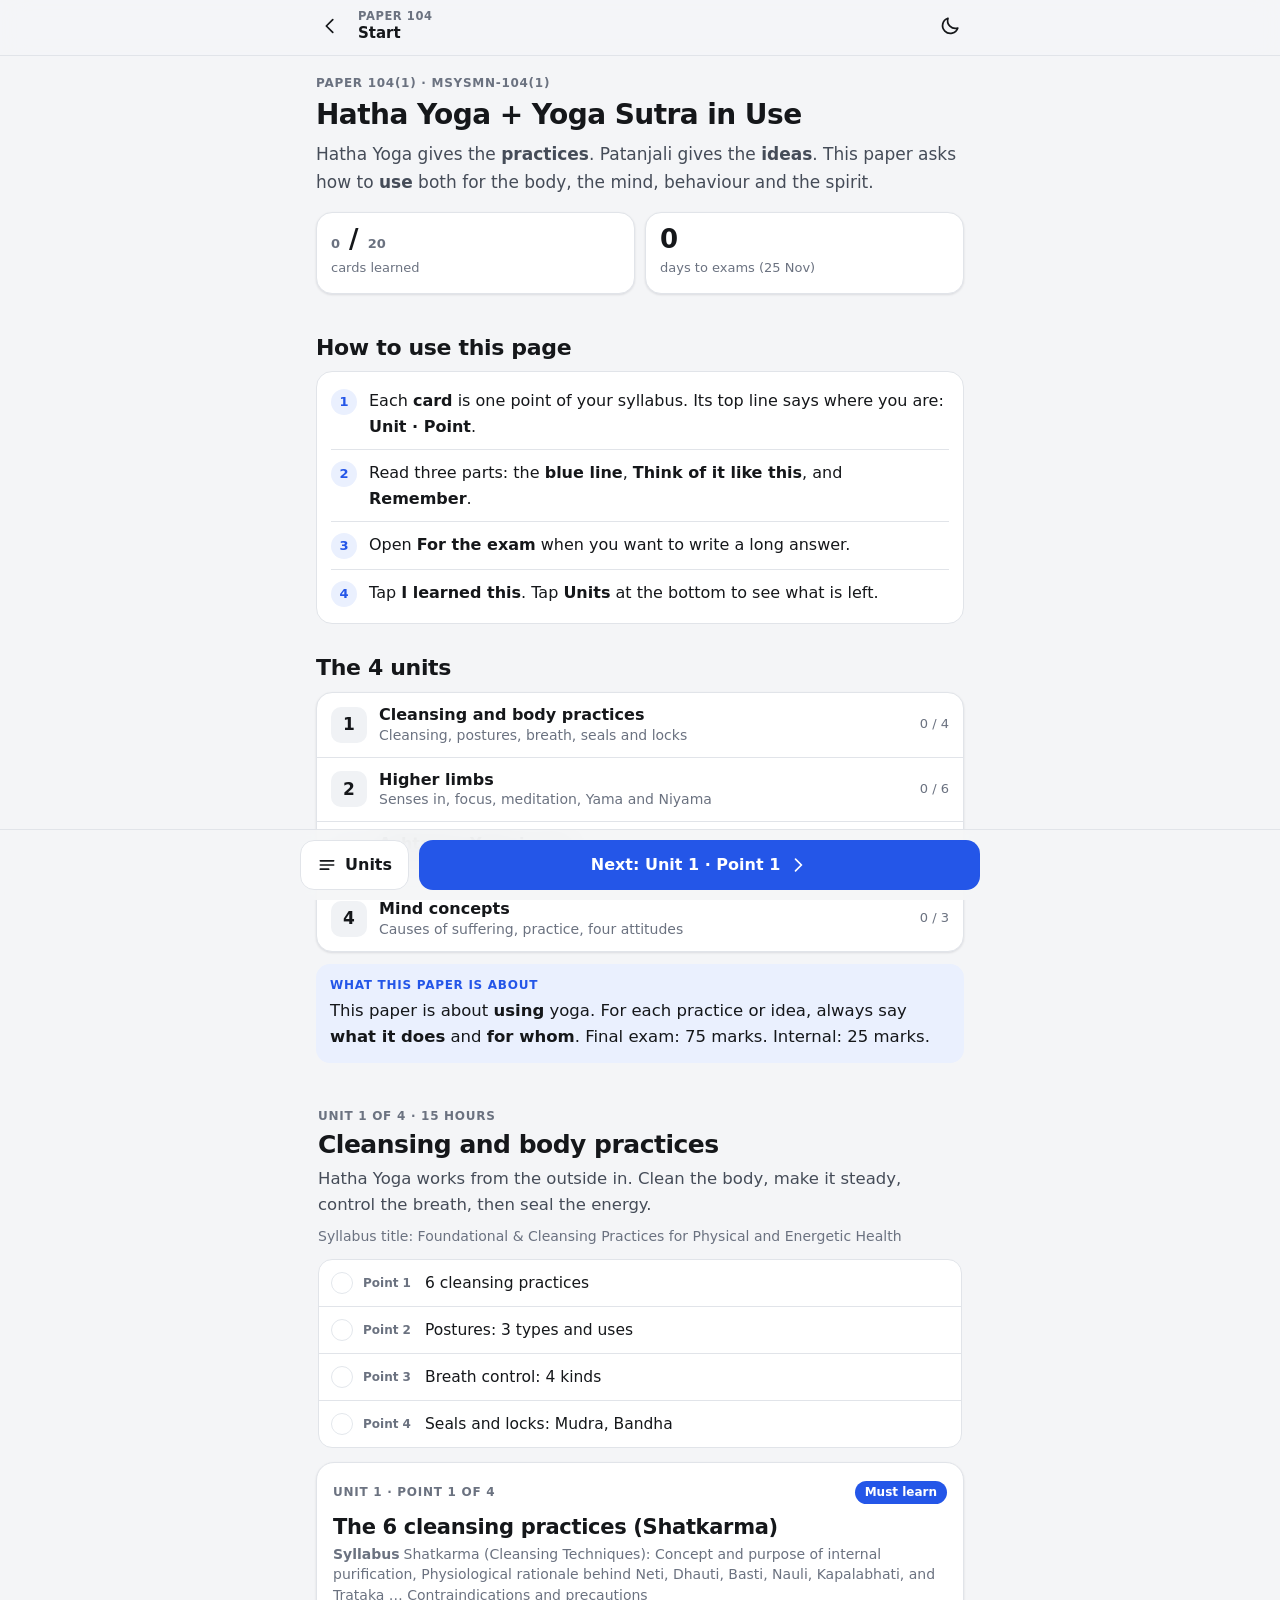
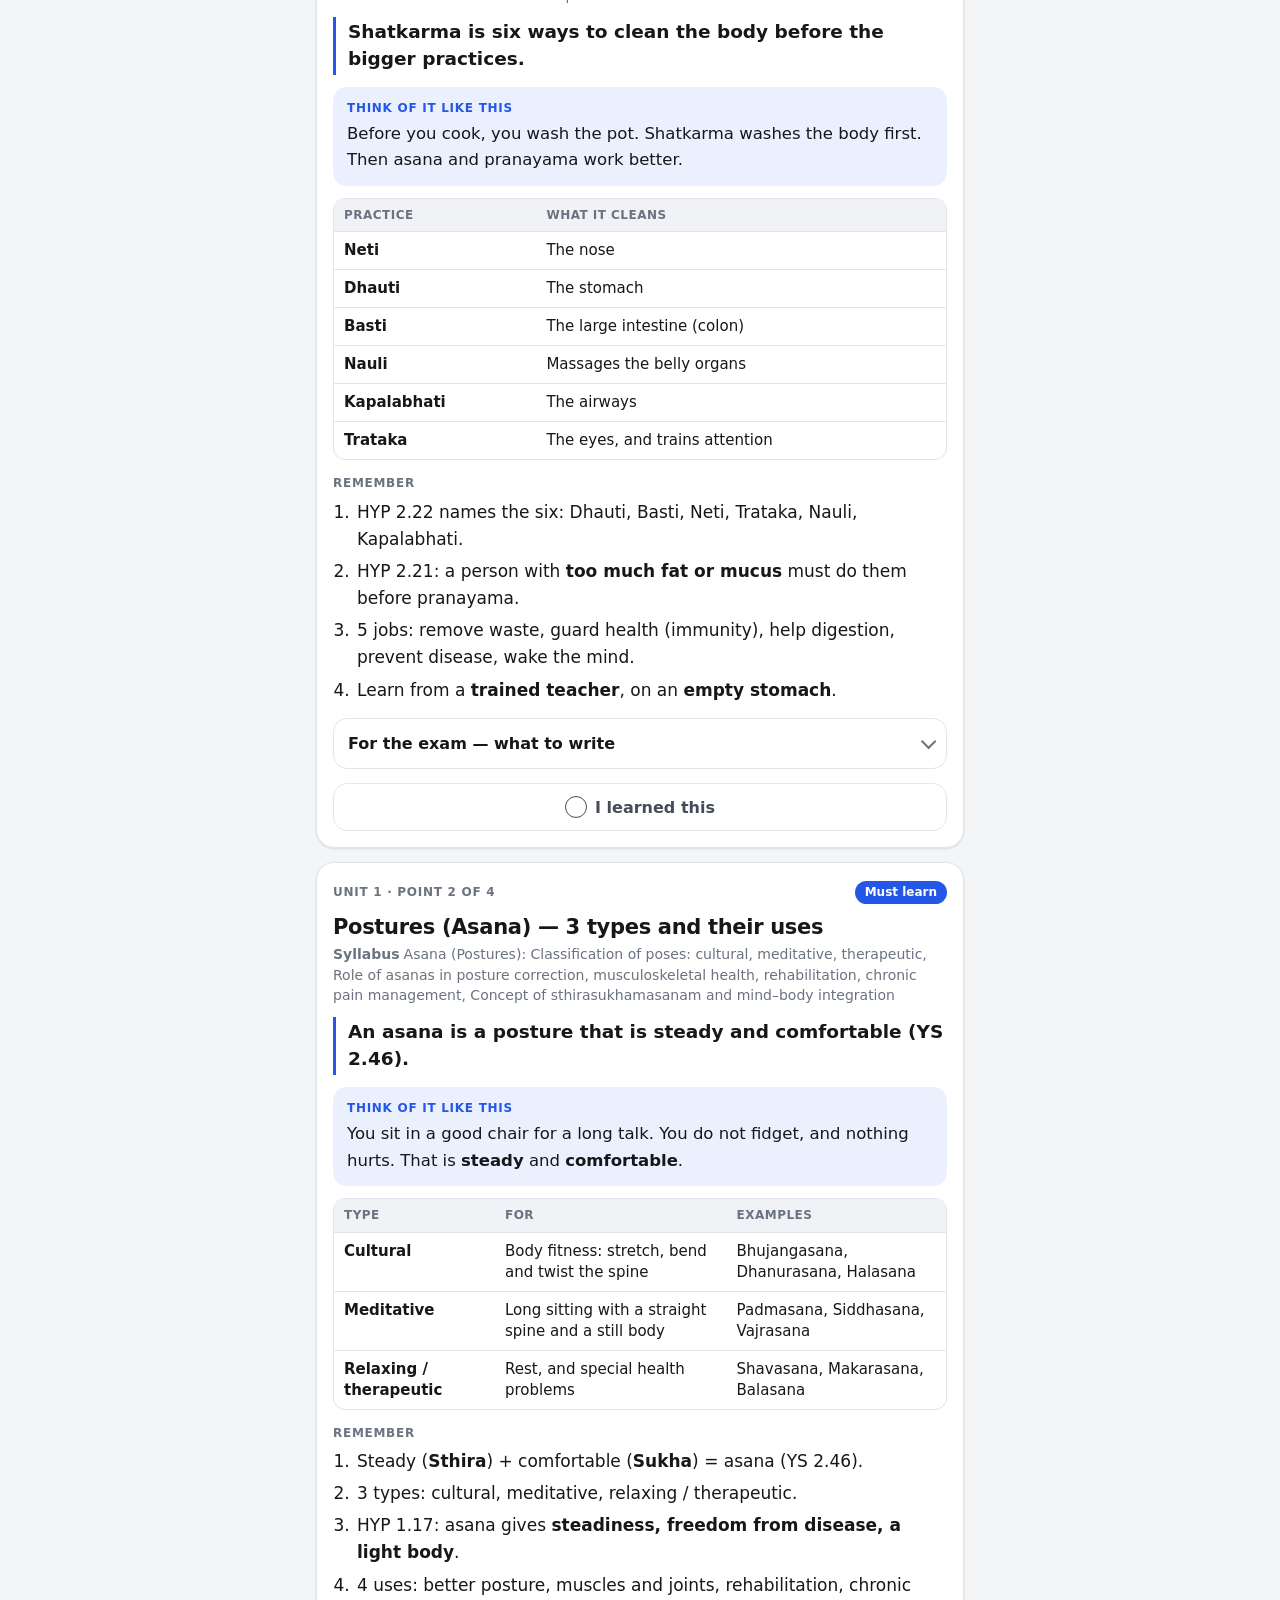
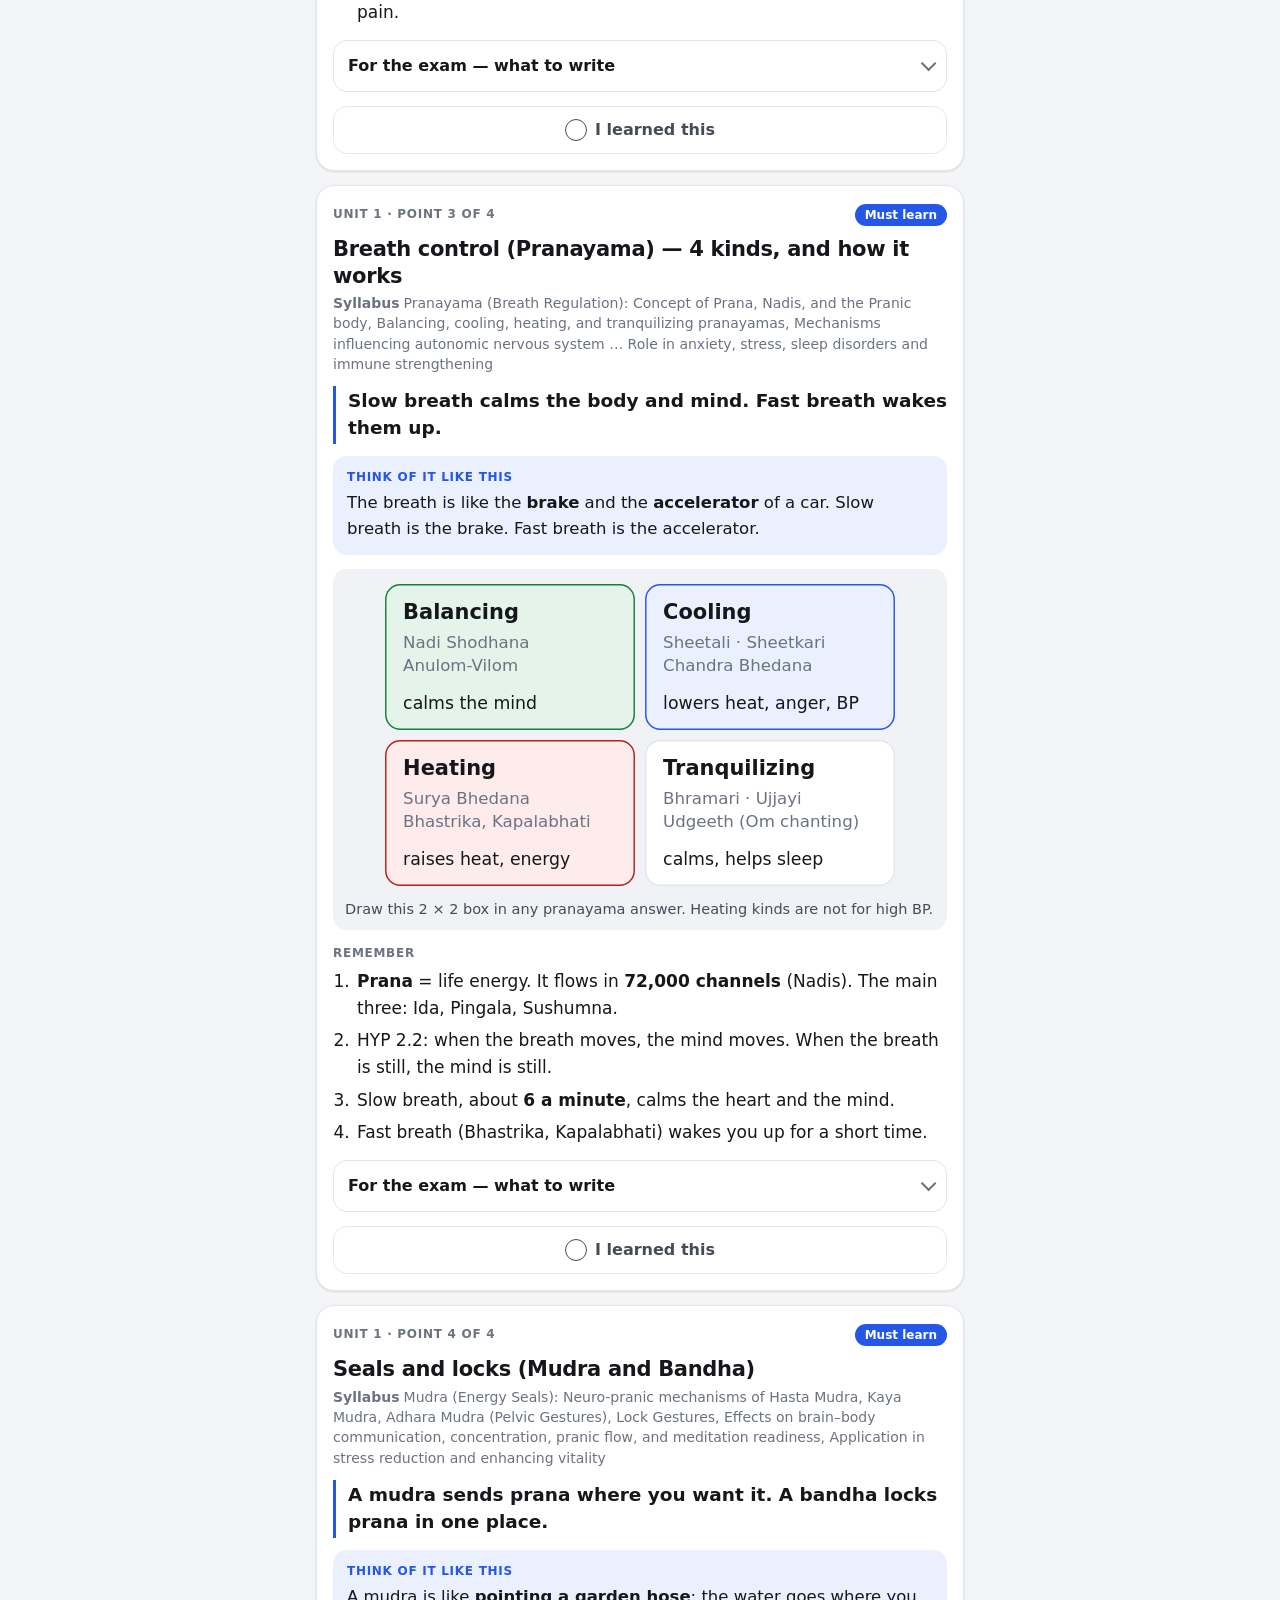
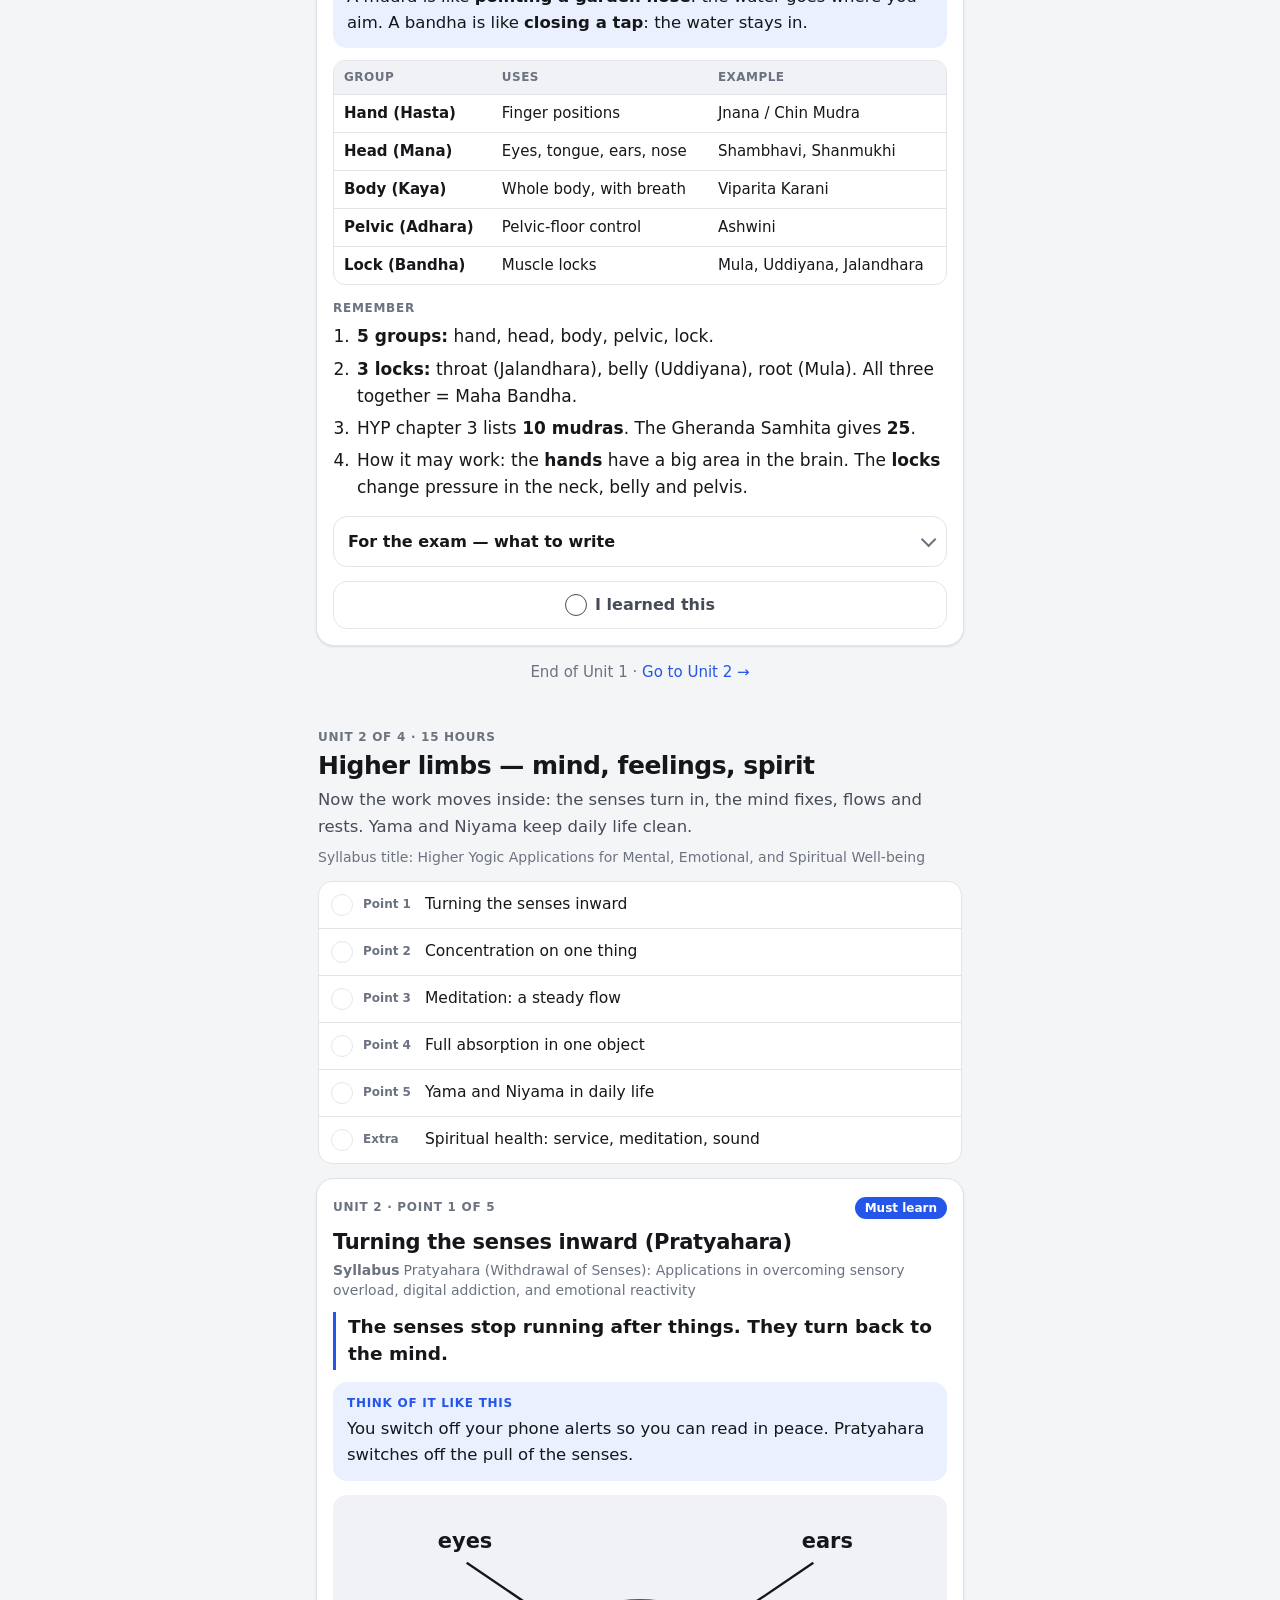
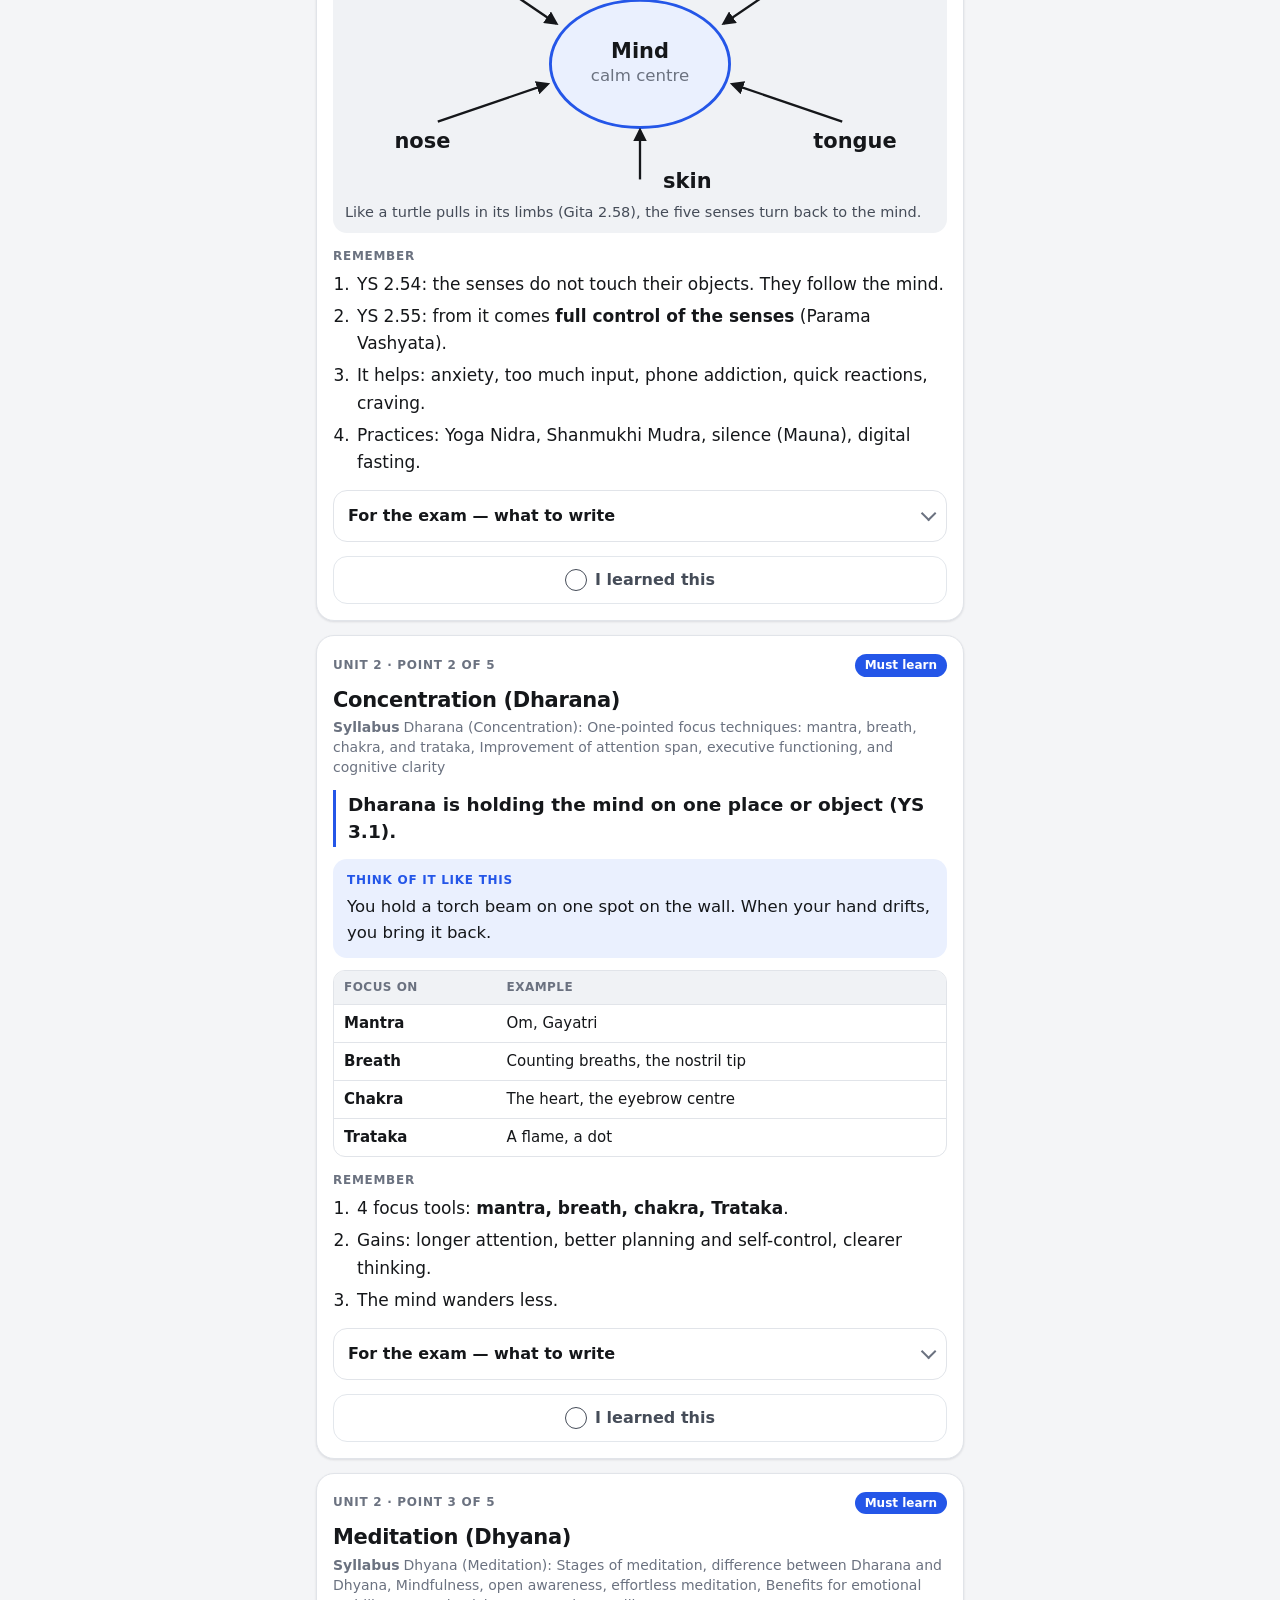
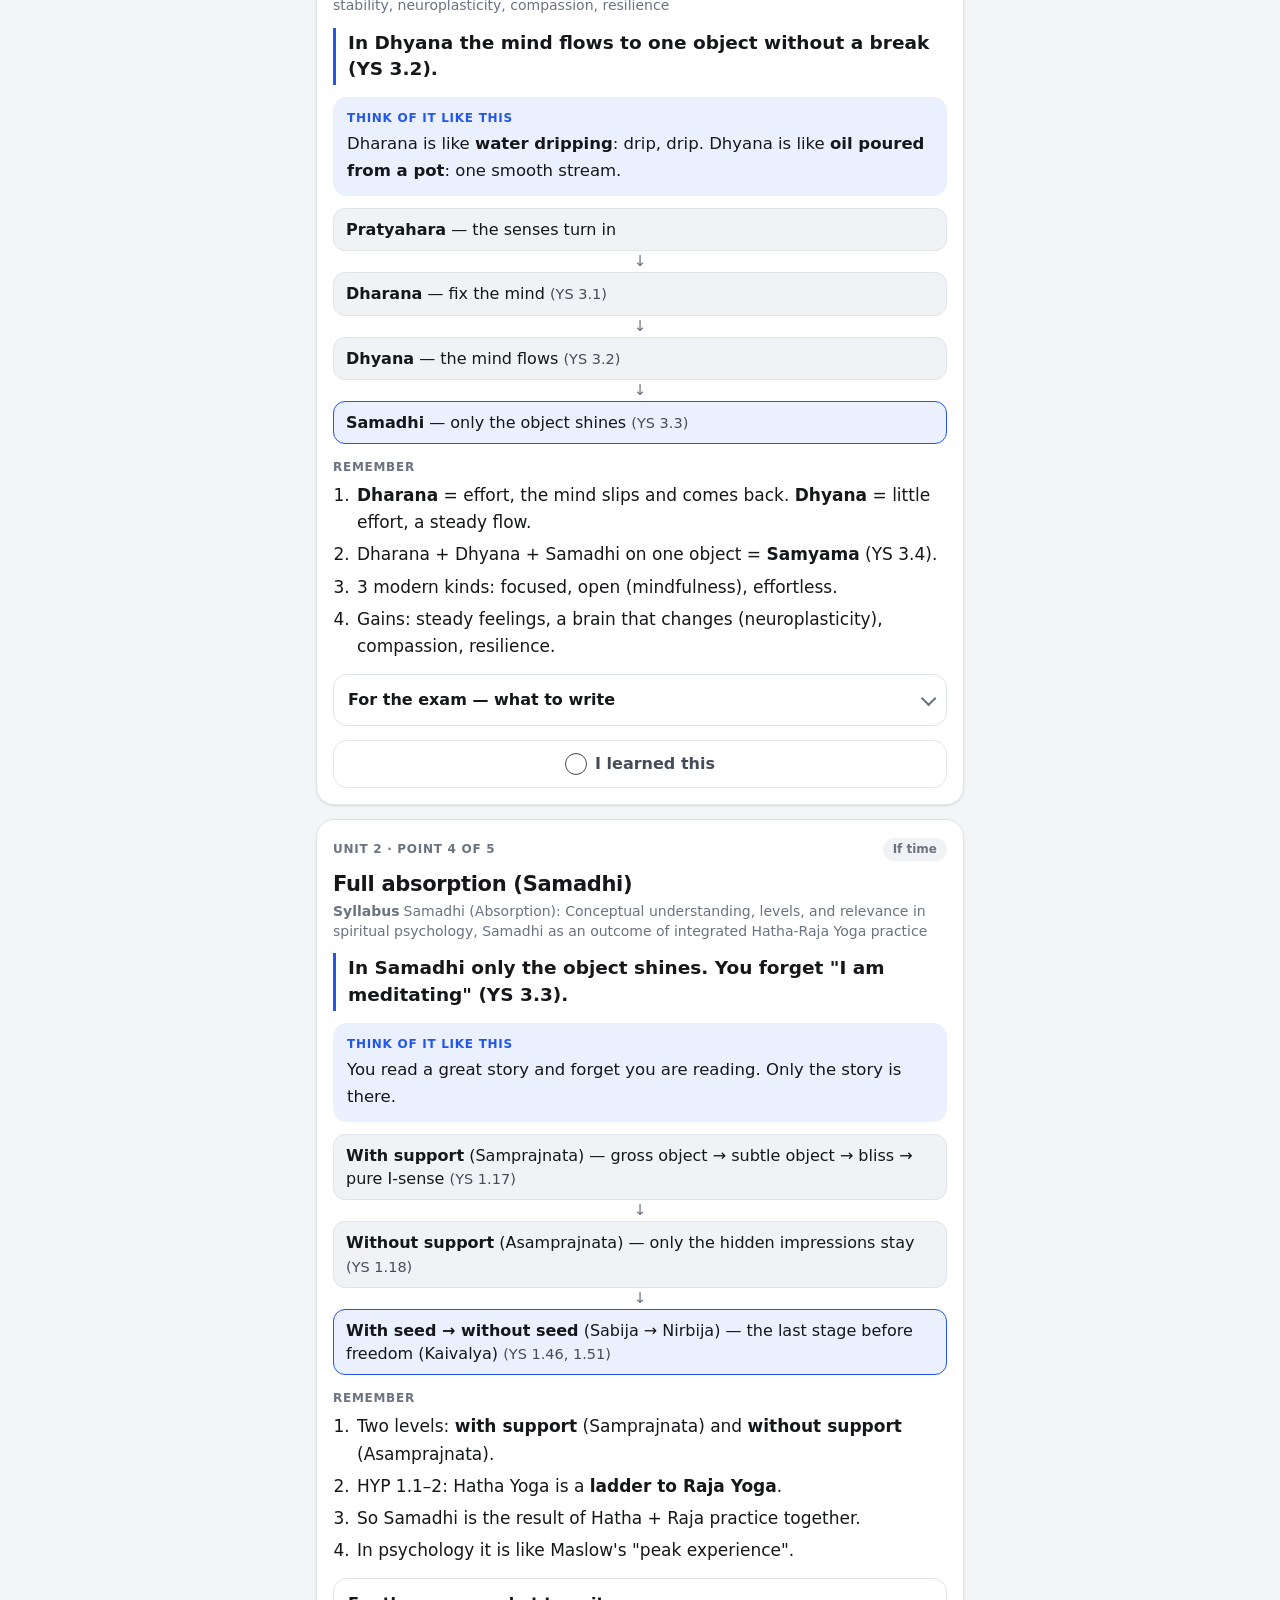
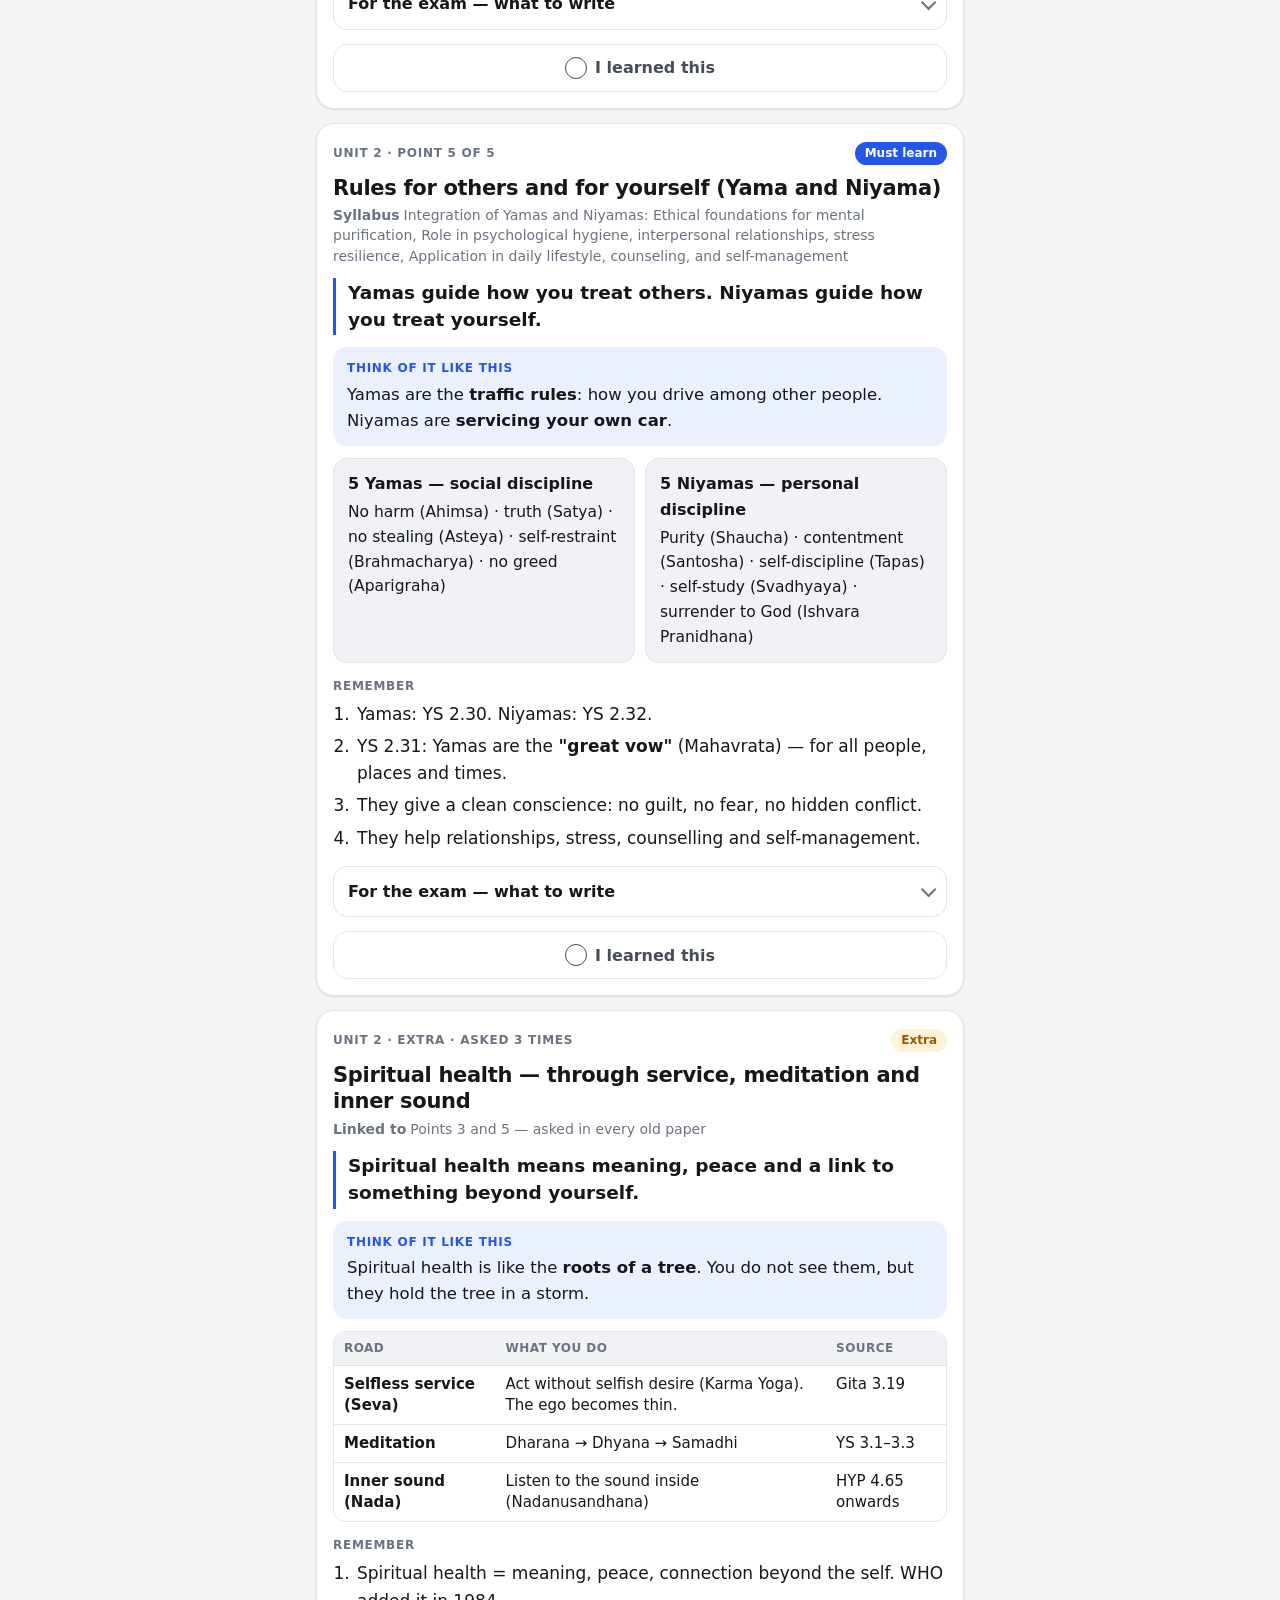
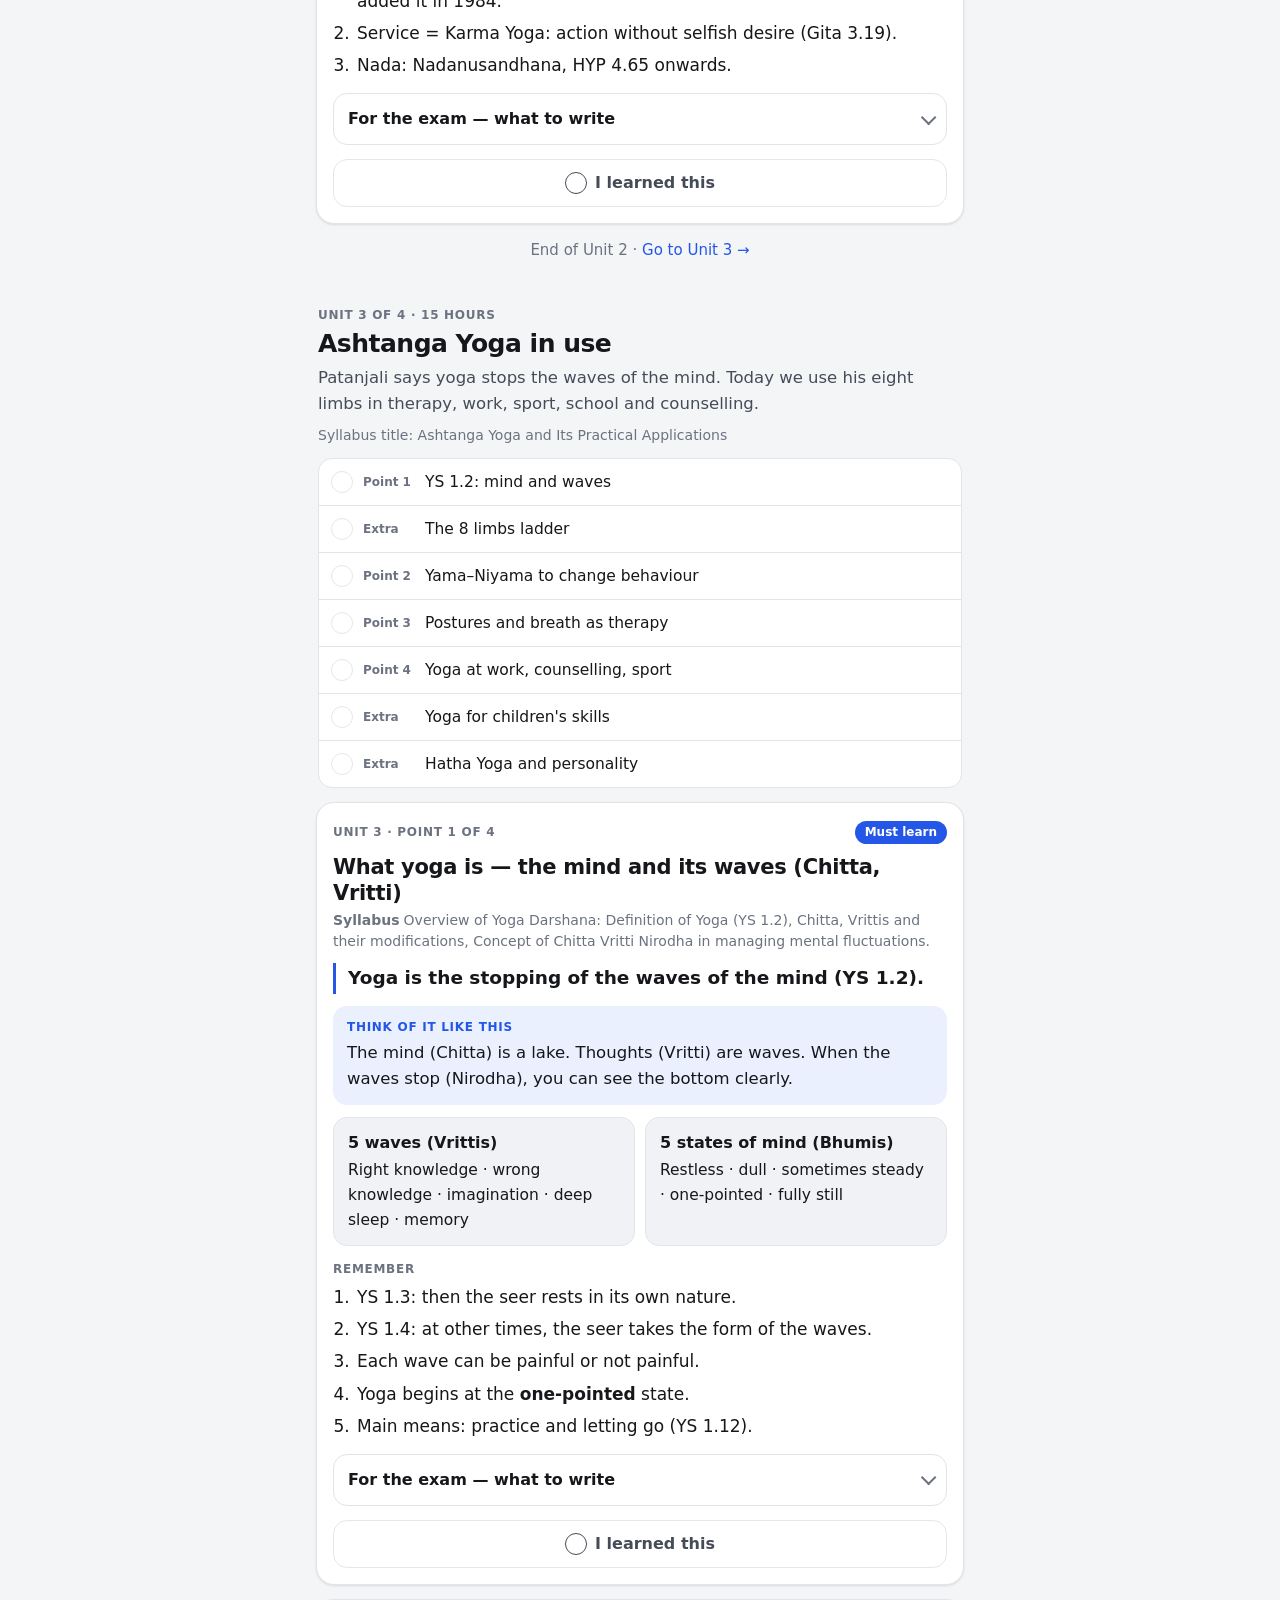
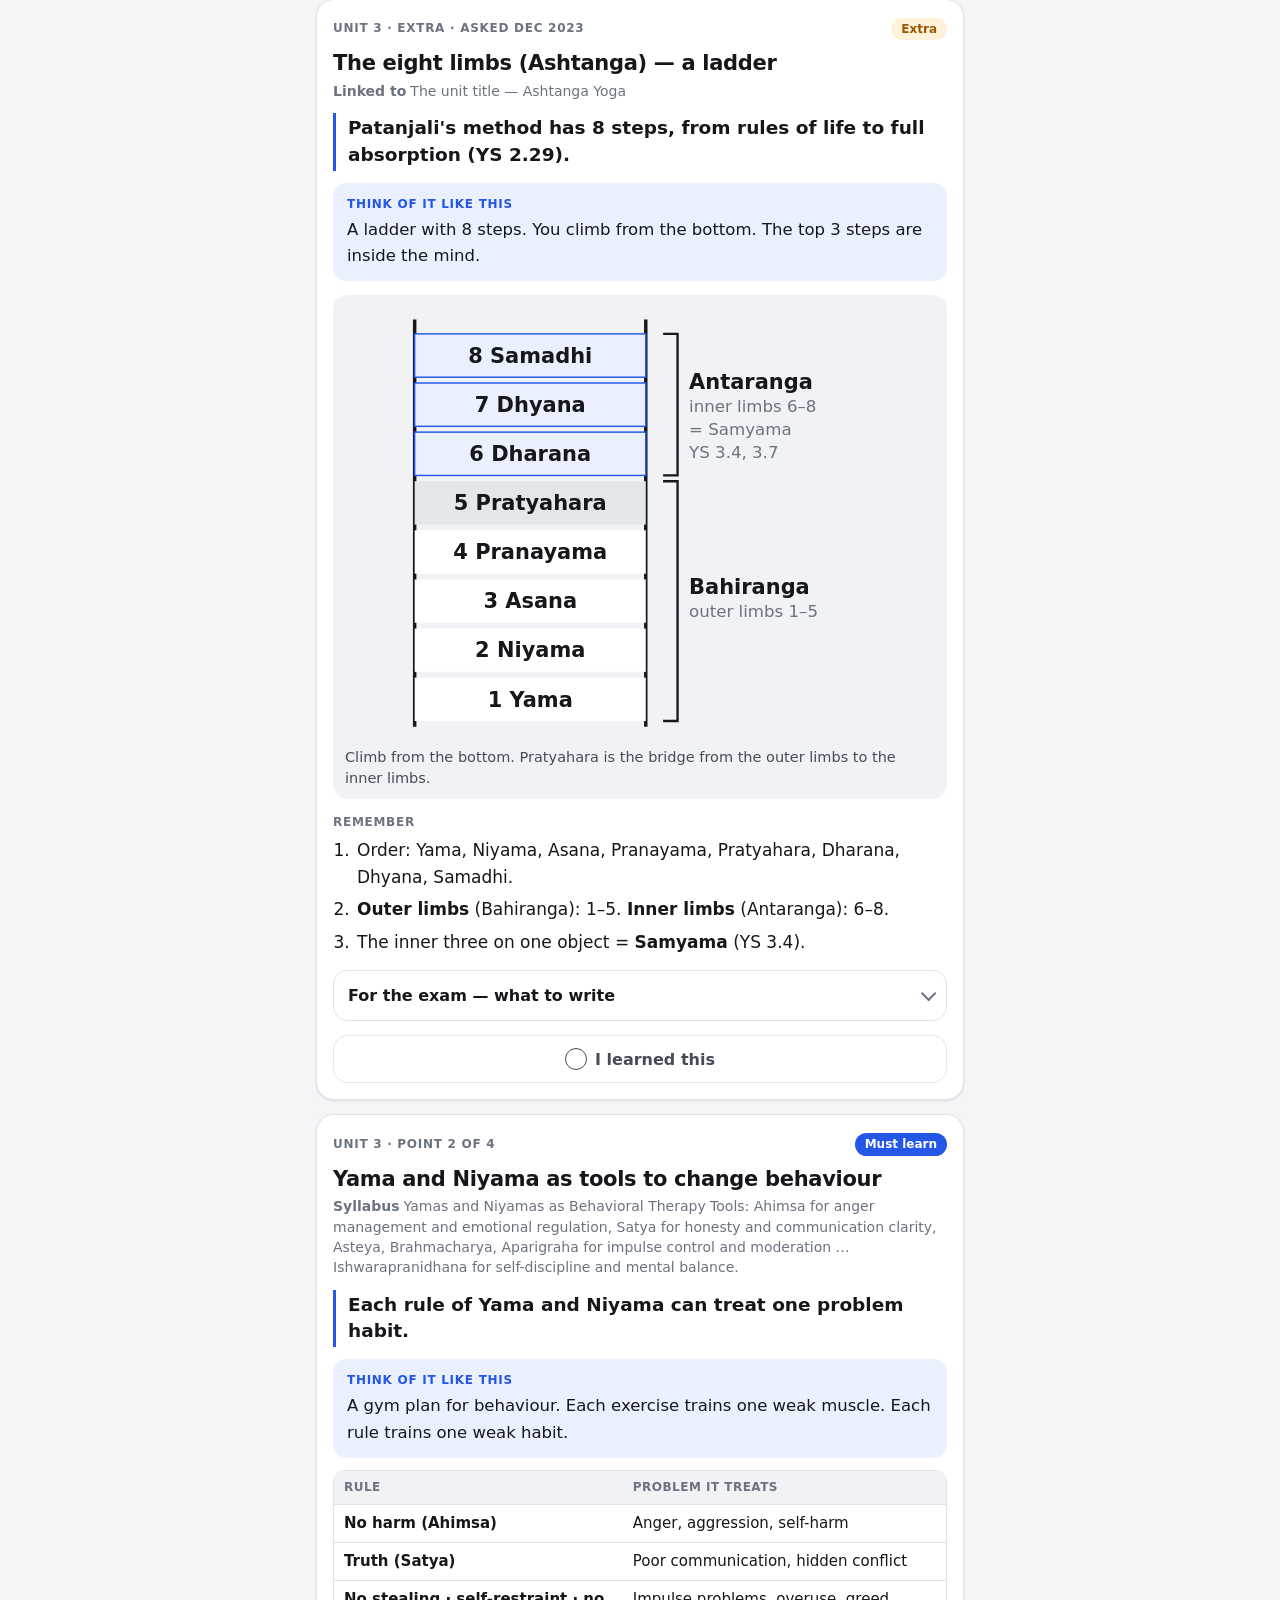
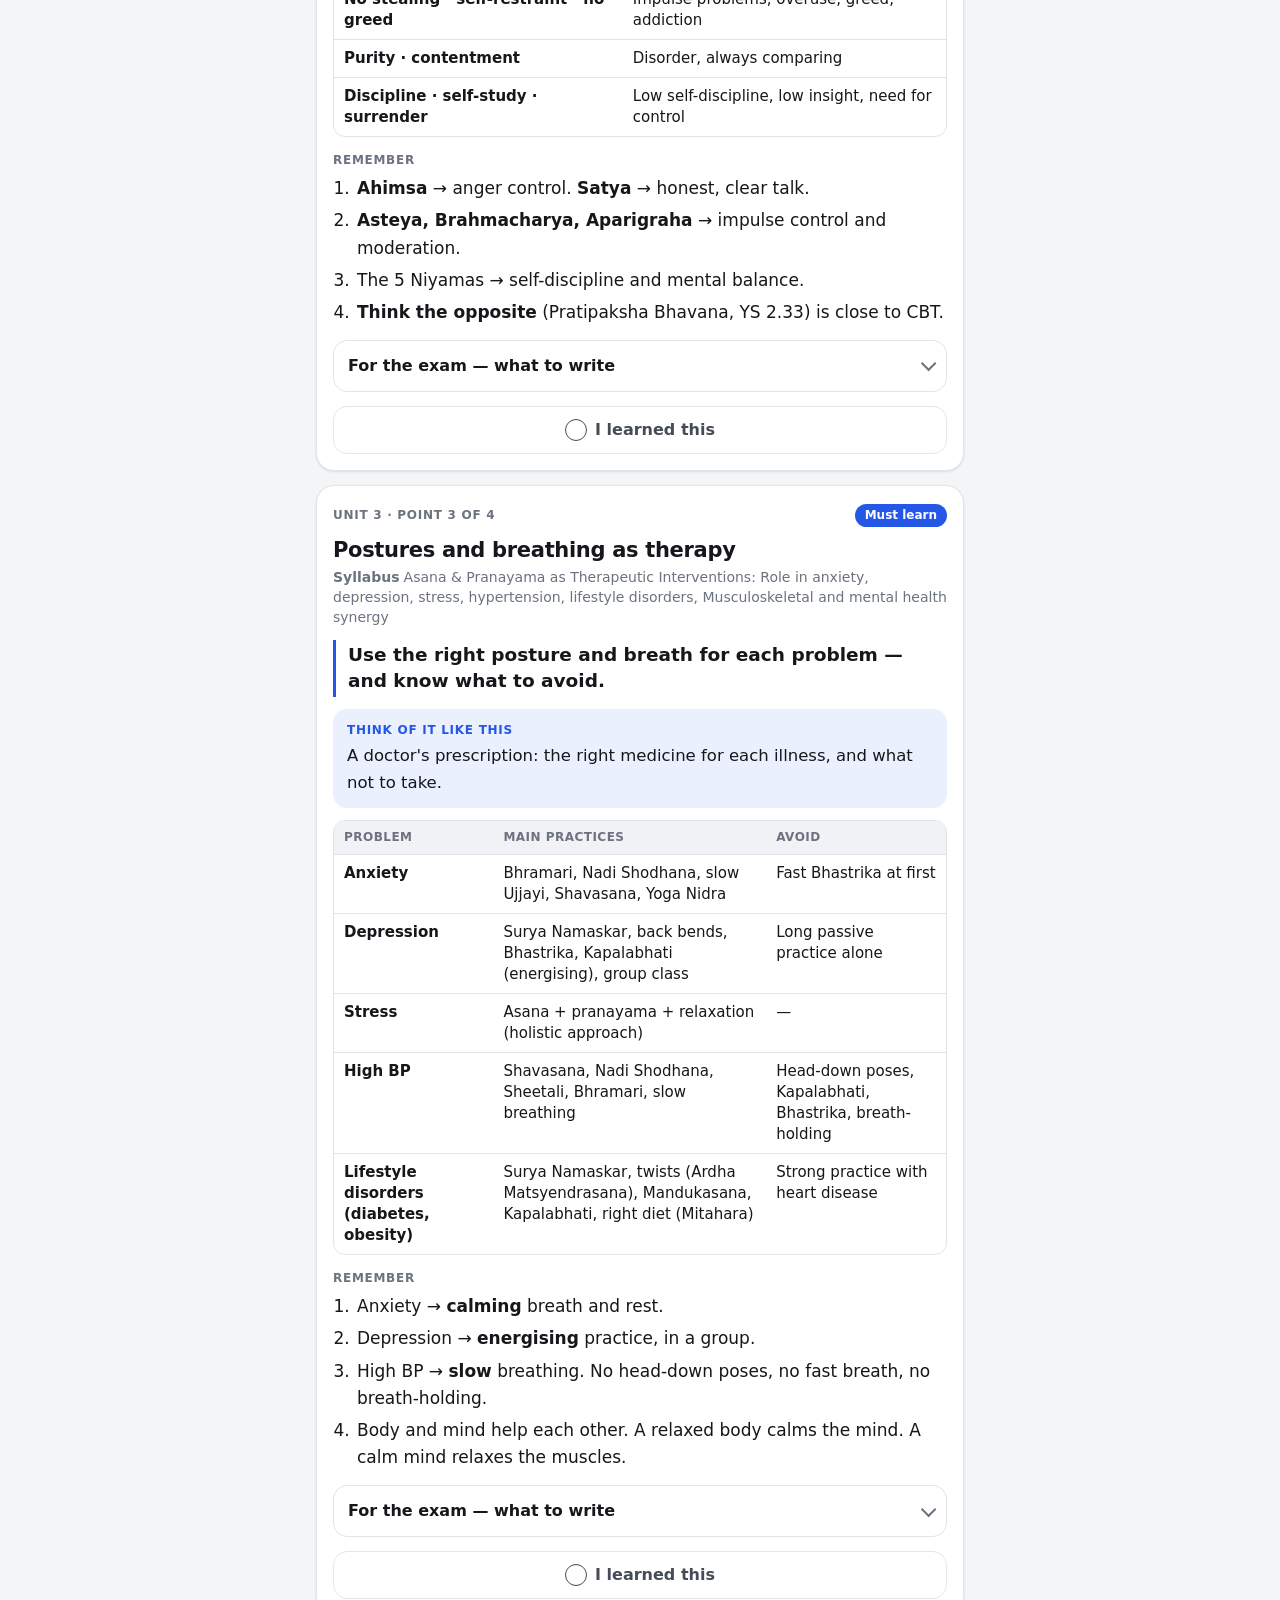
<file: 104-hatha-yoga-sutra/index.html>
<!DOCTYPE html>
<html lang="en">
<head>
<meta charset="UTF-8">
<meta name="robots" content="noindex, nofollow">
<meta name="viewport" content="width=device-width, initial-scale=1, viewport-fit=cover">
<meta name="theme-color" content="#f4f5f7">
<meta name="apple-mobile-web-app-capable" content="yes">
<meta name="mobile-web-app-capable" content="yes">
<meta name="apple-mobile-web-app-title" content="Paper 104">
<title>Paper 104 Notes</title>
<script>try{var t=localStorage.getItem('msc-theme');if(t)document.documentElement.setAttribute('data-theme',t)}catch(e){}</script>
<link rel="stylesheet" href="../assets/notes.css">
</head>
<body data-key="msc104-v2" data-paper="104">

<div class="topbar">
  <div class="row">
    <a class="icon" href="../index.html" aria-label="All papers"><svg viewBox="0 0 24 24" aria-hidden="true"><path d="M15 5l-7 7 7 7"/></svg></a>
    <div class="loc" id="loc"><b>Paper 104</b><span>Start</span></div>
    <button class="icon" id="themeBtn" type="button" aria-label="Switch light or dark"></button>
  </div>
  <div class="bar"><i id="pbar"></i></div>
</div>

<header class="hero" id="top">
  <span class="k">Paper 104(1) · MSYSMN-104(1)</span>
  <h1>Hatha Yoga + Yoga Sutra in Use</h1>
  <p class="say">Hatha Yoga gives the <b>practices</b>. Patanjali gives the <b>ideas</b>. This paper asks how to <b>use</b> both for the body, the mind, behaviour and the spirit.</p>
  <div class="stats">
    <div><b><span id="nDone">0</span> / <span id="nAll">0</span></b><span>cards learned</span></div>
    <div><b data-days>–</b><span>days to exams (25 Nov)</span></div>
  </div>
</header>

<main>


<section id="start">
  <h2 class="sec">How to use this page</h2>
  <ol class="how">
    <li><span>Each <b>card</b> is one point of your syllabus. Its top line says where you are: <b>Unit · Point</b>.</span></li>
    <li><span>Read three parts: the <b>blue line</b>, <b>Think of it like this</b>, and <b>Remember</b>.</span></li>
    <li><span>Open <b>For the exam</b> when you want to write a long answer.</span></li>
    <li><span>Tap <b>I learned this</b>. Tap <b>Units</b> at the bottom to see what is left.</span></li>
  </ol>

  <h2 class="sec">The 4 units</h2>
  <ul class="units" id="unitList">
    <li><a href="#u1" data-u="u1"><span class="n">1</span><span class="t"><b>Cleansing and body practices</b><span>Cleansing, postures, breath, seals and locks</span></span><span class="p" data-up="u1"></span></a></li>
    <li><a href="#u2" data-u="u2"><span class="n">2</span><span class="t"><b>Higher limbs</b><span>Senses in, focus, meditation, Yama and Niyama</span></span><span class="p" data-up="u2"></span></a></li>
    <li><a href="#u3" data-u="u3"><span class="n">3</span><span class="t"><b>Ashtanga Yoga in use</b><span>Mind waves, therapy, work, sport, children</span></span><span class="p" data-up="u3"></span></a></li>
    <li><a href="#u4" data-u="u4"><span class="n">4</span><span class="t"><b>Mind concepts</b><span>Causes of suffering, practice, four attitudes</span></span><span class="p" data-up="u4"></span></a></li>
  </ul>

  <p class="like"><span class="k">What this paper is about</span>This paper is about <b>using</b> yoga. For each practice or idea, always say <b>what it does</b> and <b>for whom</b>. Final exam: 75 marks. Internal: 25 marks.</p>
</section>

<!-- ================= UNIT 1 ================= -->
<section class="unit" id="u1" data-name="Body practices">
  <div class="uh">
    <span class="k">Unit 1 of 4 · 15 hours</span>
    <h2>Cleansing and body practices</h2>
    <p class="story">Hatha Yoga works from the outside in. Clean the body, make it steady, control the breath, then seal the energy.</p>
    <p class="syl">Syllabus title: Foundational &amp; Cleansing Practices for Physical and Energetic Health</p>
    <ul class="inunit" data-list="u1"></ul>
  </div>

  <article class="card" id="u1-p1" data-u="u1" data-lab="Point 1" data-short="6 cleansing practices">
    <div class="where"><span class="k">Unit 1 · Point 1 of 4</span><span class="pri must">Must learn</span></div>
    <h3>The 6 cleansing practices (Shatkarma)</h3>
    <p class="syl"><span>Syllabus</span>Shatkarma (Cleansing Techniques): Concept and purpose of internal purification, Physiological rationale behind Neti, Dhauti, Basti, Nauli, Kapalabhati, and Trataka … Contraindications and precautions</p>
    <p class="oneline">Shatkarma is six ways to clean the body before the bigger practices.</p>
    <div class="like"><span class="k">Think of it like this</span>Before you cook, you wash the pot. Shatkarma washes the body first. Then asana and pranayama work better.</div>
    <div class="tw"><table class="t">
      <tr><th>Practice</th><th>What it cleans</th></tr>
      <tr><td>Neti</td><td>The nose</td></tr>
      <tr><td>Dhauti</td><td>The stomach</td></tr>
      <tr><td>Basti</td><td>The large intestine (colon)</td></tr>
      <tr><td>Nauli</td><td>Massages the belly organs</td></tr>
      <tr><td>Kapalabhati</td><td>The airways</td></tr>
      <tr><td>Trataka</td><td>The eyes, and trains attention</td></tr>
    </table></div>
    <div class="rem"><span class="k">Remember</span><ol>
      <li>HYP 2.22 names the six: Dhauti, Basti, Neti, Trataka, Nauli, Kapalabhati.</li>
      <li>HYP 2.21: a person with <b>too much fat or mucus</b> must do them before pranayama.</li>
      <li>5 jobs: remove waste, guard health (immunity), help digestion, prevent disease, wake the mind.</li>
      <li>Learn from a <b>trained teacher</b>, on an <b>empty stomach</b>.</li>
    </ol></div>
    <details class="exam"><summary>For the exam — what to write</summary><div class="in">
      <div class="verse">dhautirbastistathā netistrāṭakaṃ naulikaṃ tathā · kapālabhātiścaitāni ṣaṭkarmāṇi pracakṣate — Hatha Yoga Pradipika 2.22</div>
      <h4>Who needs it — HYP 2.21</h4>
      <p>Clean the body first, so the later practices work. A person with too much fat or mucus (Meda, Shleshma) must do Shatkarma before pranayama. A person whose three doshas are balanced does not need it.</p>
      <h4>The 6 practices — method and body reason</h4>
      <div class="tw"><table class="t">
        <tr><th>Practice</th><th>Method in one line</th><th>Why it works</th><th>Use</th></tr>
        <tr><td>Neti<br><small>Jala, Sutra</small></td><td>Lukewarm salt water (or a soft thread) goes in one nostril and out the other</td><td>Washes out mucus, dust and allergens. Helps the nose's own cleaning hairs (mucociliary clearance).</td><td>Sinusitis, allergy, cold, headache</td></tr>
        <tr><td>Dhauti<br><small>Vaman (Kunjal), Vastra, Danda</small></td><td>Drink salt water and vomit it out, or swallow a cloth strip</td><td>Removes stomach mucus and extra acid. Stimulates the vagus nerve.</td><td>Acidity, indigestion, mucus, asthma</td></tr>
        <tr><td>Basti</td><td>Water is drawn into the large intestine, then pushed out</td><td>Cleans the colon. Removes gas and old stool.</td><td>Constipation, gas</td></tr>
        <tr><td>Nauli</td><td>Isolate and roll the central belly muscles (rectus abdominis)</td><td>Massages belly organs. Raises gut movement (peristalsis). Changes belly pressure.</td><td>Digestion, constipation</td></tr>
        <tr><td>Kapalabhati</td><td>Fast, forceful out-breaths. The in-breath is passive.</td><td>Active belly-muscle out-breath. Clears the airways. Wakes up the nervous system (sympathetic).</td><td>Mucus, obesity, dullness</td></tr>
        <tr><td>Trataka</td><td>Gaze at a candle flame without blinking until tears come</td><td>Tears clean the eyes. Trains one-pointed attention.</td><td>Concentration, sleep, eye strain</td></tr>
      </table></div>
      <h4>Role in health</h4>
      <ul>
        <li><b>Detoxification:</b> removes mucus, extra acid and waste.</li>
        <li><b>Immunity:</b> clean airways and gut are the first line of defence.</li>
        <li><b>Digestion:</b> Dhauti, Nauli, Basti, Agnisara.</li>
        <li><b>Prevention:</b> keeps the doshas balanced.</li>
        <li><b>Mind:</b> Trataka and Kapalabhati make the mind alert.</li>
      </ul>
      <h4>Do not do it if (contraindications)</h4>
      <ul>
        <li>High BP, heart disease → no Kapalabhati, Kunjal, Nauli.</li>
        <li>Hernia, ulcer, recent surgery → no Nauli, Kunjal.</li>
        <li>Pregnancy, menstruation → avoid strong kriyas.</li>
        <li>Glaucoma, epilepsy → take care with Trataka.</li>
        <li>Nose bleed, ear infection → no Neti.</li>
        <li>Always learn from a trained teacher, on an empty stomach.</li>
      </ul>
      <h4>Honest research lines</h4>
      <ul>
        <li><b>Swathi 2021</b> (a review of shatkarma studies): direct trials of shatkarma are still few.</li>
        <li><b>Head 2018</b> (Cochrane, 14 studies, 747 people): salt-water nose rinsing — the principle of Jala Neti — eased allergy symptoms (SMD −1.32). Evidence quality is low. This is the best evidence for any kriya.</li>
        <li><b>Safety — Yoder 2012:</b> two people died from an amoeba in tap water used for nose rinsing. Use boiled, distilled or filtered water for Neti.</li>
      </ul>
      <h4>Answer plan — "Need of Shatkarma"</h4>
      <ol><li>HYP 2.21: who needs it.</li><li>The 6 practices table.</li><li>The 5 roles in health.</li><li>The contraindications.</li><li>The honest research lines.</li></ol>
      <p class="asked">Asked before: Need of Shatkarma — Dec 2023 · pranayama and shatkarma in stress — Dec 2022.</p>
    </div></details>
    <button class="learn" type="button">I learned this</button>
  </article>

  <article class="card" id="u1-p2" data-u="u1" data-lab="Point 2" data-short="Postures: 3 types and uses">
    <div class="where"><span class="k">Unit 1 · Point 2 of 4</span><span class="pri must">Must learn</span></div>
    <h3>Postures (Asana) — 3 types and their uses</h3>
    <p class="syl"><span>Syllabus</span>Asana (Postures): Classification of poses: cultural, meditative, therapeutic, Role of asanas in posture correction, musculoskeletal health, rehabilitation, chronic pain management, Concept of sthirasukhamasanam and mind–body integration</p>
    <p class="oneline">An asana is a posture that is steady and comfortable (YS 2.46).</p>
    <div class="like"><span class="k">Think of it like this</span>You sit in a good chair for a long talk. You do not fidget, and nothing hurts. That is <b>steady</b> and <b>comfortable</b>.</div>
    <div class="tw"><table class="t">
      <tr><th>Type</th><th>For</th><th>Examples</th></tr>
      <tr><td>Cultural</td><td>Body fitness: stretch, bend and twist the spine</td><td>Bhujangasana, Dhanurasana, Halasana</td></tr>
      <tr><td>Meditative</td><td>Long sitting with a straight spine and a still body</td><td>Padmasana, Siddhasana, Vajrasana</td></tr>
      <tr><td>Relaxing / therapeutic</td><td>Rest, and special health problems</td><td>Shavasana, Makarasana, Balasana</td></tr>
    </table></div>
    <div class="rem"><span class="k">Remember</span><ol>
      <li>Steady (<b>Sthira</b>) + comfortable (<b>Sukha</b>) = asana (YS 2.46).</li>
      <li>3 types: cultural, meditative, relaxing / therapeutic.</li>
      <li>HYP 1.17: asana gives <b>steadiness, freedom from disease, a light body</b>.</li>
      <li>4 uses: better posture, muscles and joints, rehabilitation, chronic pain.</li>
    </ol></div>
    <details class="exam"><summary>For the exam — what to write</summary><div class="in">
      <div class="verse">sthirasukhamāsanam — Yoga Sutra 2.46</div>
      <h4>Mind–body integration</h4>
      <ul>
        <li><b>YS 2.47:</b> asana is perfected by relaxing effort (Prayatna Shaithilya) and by fixing the mind on the infinite (Ananta Samapatti).</li>
        <li><b>YS 2.48:</b> then the pairs of opposites — heat and cold, pleasure and pain — do not disturb you. This is <b>mind–body integration</b>.</li>
        <li><b>HYP 1.17:</b> asana gives steadiness (Sthairya), freedom from disease (Arogya) and lightness of the body (Anga Laghava).</li>
      </ul>
      <h4>The 3 types — full examples</h4>
      <ul>
        <li><b>Cultural:</b> Bhujangasana, Dhanurasana, Halasana, Sarvangasana, Paschimottanasana, Ardha Matsyendrasana.</li>
        <li><b>Meditative:</b> Padmasana, Siddhasana, Swastikasana, Sukhasana, Vajrasana.</li>
        <li><b>Relaxing / therapeutic:</b> Shavasana, Makarasana, Balasana. Vajrasana after meals. Tadasana for posture.</li>
      </ul>
      <h4>Uses of asana</h4>
      <div class="tw"><table class="t">
        <tr><th>Use</th><th>How asana helps</th><th>Example</th></tr>
        <tr><td>Posture correction</td><td>Strengthens weak back muscles. Stretches tight chest and hip muscles.</td><td>Tadasana, Bhujangasana, Ushtrasana</td></tr>
        <tr><td>Muscles, bones, joints</td><td>Flexibility, joint range, muscle strength, loading of the bones</td><td>Surya Namaskar, standing poses</td></tr>
        <tr><td>Rehabilitation</td><td>Slow, controlled, step-by-step movement. Props help weak people.</td><td>Lying-down and chair versions</td></tr>
        <tr><td>Chronic pain</td><td>Movement + relaxation + less fear of pain. Body awareness.</td><td>Low back pain: Makarasana, Bhujangasana, Pavanamuktasana</td></tr>
      </table></div>
      <h4>Asana and diet for strength, stamina, tone, flexibility</h4>
      <ul>
        <li>Strength and stamina: standing poses and Surya Namaskar.</li>
        <li>Tone: holding the poses.</li>
        <li>Flexibility: forward bends and back bends.</li>
        <li>Diet: right amount (Mitahara) and Sattvic food (HYP 1.58–63).</li>
      </ul>
      <p>Short answer plan: the 3 types + YS 2.46–2.48 + HYP 1.17.</p>
      <p class="asked">Asked before: Asana and diet for strength, stamina, tone and flexibility — Dec 2022. "Classify asanas" is new in the 2026 syllabus.</p>
    </div></details>
    <button class="learn" type="button">I learned this</button>
  </article>

  <article class="card" id="u1-p3" data-u="u1" data-lab="Point 3" data-short="Breath control: 4 kinds">
    <div class="where"><span class="k">Unit 1 · Point 3 of 4</span><span class="pri must">Must learn</span></div>
    <h3>Breath control (Pranayama) — 4 kinds, and how it works</h3>
    <p class="syl"><span>Syllabus</span>Pranayama (Breath Regulation): Concept of Prana, Nadis, and the Pranic body, Balancing, cooling, heating, and tranquilizing pranayamas, Mechanisms influencing autonomic nervous system … Role in anxiety, stress, sleep disorders and immune strengthening</p>
    <p class="oneline">Slow breath calms the body and mind. Fast breath wakes them up.</p>
    <div class="like"><span class="k">Think of it like this</span>The breath is like the <b>brake</b> and the <b>accelerator</b> of a car. Slow breath is the brake. Fast breath is the accelerator.</div>
    <figure>
      <svg viewBox="0 0 360 216" role="img" aria-label="Four kinds of pranayama by effect">
        <rect class="goodf" x="4" y="4" width="172" height="100" rx="10"/>
        <text class="t-b" x="16" y="28">Balancing</text><text class="mono" x="16" y="48">Nadi Shodhana</text><text class="mono" x="16" y="64">Anulom-Vilom</text><text class="t-s" x="16" y="90">calms the mind</text>
        <rect class="bluef" x="184" y="4" width="172" height="100" rx="10"/>
        <text class="t-b" x="196" y="28">Cooling</text><text class="mono" x="196" y="48">Sheetali · Sheetkari</text><text class="mono" x="196" y="64">Chandra Bhedana</text><text class="t-s" x="196" y="90">lowers heat, anger, BP</text>
        <rect class="redf" x="4" y="112" width="172" height="100" rx="10"/>
        <text class="t-b" x="16" y="136">Heating</text><text class="mono" x="16" y="156">Surya Bhedana</text><text class="mono" x="16" y="172">Bhastrika, Kapalabhati</text><text class="t-s" x="16" y="198">raises heat, energy</text>
        <rect class="box" x="184" y="112" width="172" height="100" rx="10"/>
        <text class="t-b" x="196" y="136">Tranquilizing</text><text class="mono" x="196" y="156">Bhramari · Ujjayi</text><text class="mono" x="196" y="172">Udgeeth (Om chanting)</text><text class="t-s" x="196" y="198">calms, helps sleep</text>
      </svg>
      <figcaption>Draw this 2 × 2 box in any pranayama answer. Heating kinds are not for high BP.</figcaption>
    </figure>
    <div class="rem"><span class="k">Remember</span><ol>
      <li><b>Prana</b> = life energy. It flows in <b>72,000 channels</b> (Nadis). The main three: Ida, Pingala, Sushumna.</li>
      <li>HYP 2.2: when the breath moves, the mind moves. When the breath is still, the mind is still.</li>
      <li>Slow breath, about <b>6 a minute</b>, calms the heart and the mind.</li>
      <li>Fast breath (Bhastrika, Kapalabhati) wakes you up for a short time.</li>
    </ol></div>
    <details class="exam"><summary>For the exam — what to write</summary><div class="in">
      <h4>The basics</h4>
      <ul>
        <li>Prana and the Nadis together make the <b>Pranic body</b> (Pranamaya Kosha).</li>
        <li><b>YS 2.49:</b> pranayama is the break (Viccheda) in the flow of in-breath and out-breath, after asana is mastered.</li>
        <li><b>HYP 2.44</b> names 8 breath-holdings (Kumbhakas): Surya Bhedana, Ujjayi, Sitkari, Sitali, Bhastrika, Bhramari, Murchha, Plavini.</li>
        <li>Swami Ramdev's daily set (<i>Pranayam Rahasya</i>, a syllabus book): Bhastrika, Kapalabhati, Bahya, Anulom-Vilom, Bhramari, Udgeeth, Pranava.</li>
      </ul>
      <h4>The 4 kinds by effect</h4>
      <div class="tw"><table class="t">
        <tr><th>Kind</th><th>Practice</th><th>Effect</th></tr>
        <tr><td>Balancing</td><td>Nadi Shodhana / Anulom-Vilom — alternate nostrils</td><td>Balances Ida and Pingala. Calms the mind.</td></tr>
        <tr><td>Cooling</td><td>Sheetali, Sheetkari, Chandra Bhedana — breathe in through the tongue, the teeth or the left nostril</td><td>Lowers body heat, thirst, anger, BP</td></tr>
        <tr><td>Heating</td><td>Surya Bhedana, Bhastrika (and Kapalabhati) — right nostril, or fast strong breath</td><td>Raises heat, energy, digestion. Not for high BP.</td></tr>
        <tr><td>Tranquilizing</td><td>Bhramari, Ujjayi, Udgeeth (Om chanting) — long, slow out-breath with sound</td><td>Calms anxiety. Helps sleep.</td></tr>
      </table></div>
      <h4>How it works — the mechanism</h4>
      <div class="steps">
        <div><b>Slow breath</b>, about 6 breaths a minute, with a long out-breath</div><i>↓</i>
        <div><b>Vagus nerve more active</b> (parasympathetic ↑) · the blood-pressure reflex (baroreflex) more sensitive</div><i>↓</i>
        <div><b>Heart-rate variability ↑ · heart rate ↓ · blood pressure ↓</b></div><i>↓</i>
        <div class="hot"><b>Calm emotions</b> · less stress hormone (cortisol) · better sleep</div>
      </div>
      <p>Fast breathing (Bhastrika, Kapalabhati) does the opposite for a short time: the sympathetic system goes up, and alertness goes up.</p>
      <h4>Role in anxiety, stress, sleep, immunity</h4>
      <ul>
        <li><b>Anxiety and sleep:</b> the tranquilizing kinds, with a long out-breath.</li>
        <li><b>Stress:</b> slow pranayama lowers heart rate and BP (Sharma 2013, below).</li>
        <li><b>Immunity:</b> [⚠️ PLACEHOLDER: a sourced line on pranayama and immune strength — not in the notes yet]</li>
      </ul>
      <h4>Research</h4>
      <ul>
        <li><b>Bernardi 2001</b> (BMJ, n = 23): a mantra or the rosary slowed breathing to 6 a minute. Baroreflex sensitivity rose from 9.5 to 11.5 ms/mmHg.</li>
        <li><b>Telles 2014</b> (Patanjali Research Foundation): during alternate-nostril breathing, systolic BP fell and vagal heart-rate variability (RMSSD, NN50) rose.</li>
        <li><b>Sharma 2013</b> (RCT, 90 students, 12 weeks): fast and slow pranayama both cut perceived stress. Only slow pranayama (with Nadi Shodhana) lowered heart rate and diastolic BP.</li>
        <li><b>Heating vs balancing:</b> Telles 1994 (48 men): right-nostril breathing raised oxygen use by 37%. Raghuraj and Telles 2008: right-nostril breathing raised BP. Alternate-nostril breathing lowered it.</li>
        <li><b>Tranquilizing:</b> Yadav 2024 (RCT, 110 children with asthma): Bhramari and Om chanting gave asthma control in 68.2% vs 38.5%.</li>
      </ul>
      <h4>Long answer — pranayama, mudra and bandha in purifying the Nadis</h4>
      <ol>
        <li>Prana, the Nadis, the three main Nadis.</li>
        <li>Why Nadis get blocked. HYP 2.4–5: prana does not enter Sushumna while the Nadis are impure.</li>
        <li>Nadi Shodhana method (HYP 2.6–10). Signs of pure Nadis (HYP 2.19–20): light slim body, bright face, clear inner sound (Nada), good digestion.</li>
        <li>Bandhas and mudras hold the prana in the purified Nadis and direct it (<a href="#u1-p4">Unit 1 · Point 4</a>).</li>
        <li>The mechanism (vagus, HRV) + one study.</li>
      </ol>
      <h4>Pranayama for lung capacity</h4>
      <p>Deep, slow breathing trains the breathing muscles (diaphragm, intercostals). Kapalabhati and Bhastrika train the forceful out-breath. Measures: vital capacity, FEV1, peak flow (link to Paper 102, respiration).</p>
      <p><b>Dinesh 2015</b> (RCT, n = 91, 12 weeks): peak expiratory flow (PEFR) and FEF25–75 improved. FVC and FEV1 did not change significantly. Write this honestly.</p>
      <p>Short answer: classify pranayama by effect → draw the 2 × 2 box. How it acts on the nervous system → draw the mechanism flow.</p>
      <p class="asked">Asked before: Mudras, bandhas and pranayama in purification of Nadis — Jan–Feb 2022 · pranayama in Nadi Shuddhi — Dec 2022 · pranayama for lung capacity — Dec 2023. "Pranayama by effect" is new in the 2026 syllabus.</p>
    </div></details>
    <button class="learn" type="button">I learned this</button>
  </article>

  <article class="card" id="u1-p4" data-u="u1" data-lab="Point 4" data-short="Seals and locks: Mudra, Bandha">
    <div class="where"><span class="k">Unit 1 · Point 4 of 4</span><span class="pri must">Must learn</span></div>
    <h3>Seals and locks (Mudra and Bandha)</h3>
    <p class="syl"><span>Syllabus</span>Mudra (Energy Seals): Neuro-pranic mechanisms of Hasta Mudra, Kaya Mudra, Adhara Mudra (Pelvic Gestures), Lock Gestures, Effects on brain–body communication, concentration, pranic flow, and meditation readiness, Application in stress reduction and enhancing vitality</p>
    <p class="oneline">A mudra sends prana where you want it. A bandha locks prana in one place.</p>
    <div class="like"><span class="k">Think of it like this</span>A mudra is like <b>pointing a garden hose</b>: the water goes where you aim. A bandha is like <b>closing a tap</b>: the water stays in.</div>
    <div class="tw"><table class="t">
      <tr><th>Group</th><th>Uses</th><th>Example</th></tr>
      <tr><td>Hand (Hasta)</td><td>Finger positions</td><td>Jnana / Chin Mudra</td></tr>
      <tr><td>Head (Mana)</td><td>Eyes, tongue, ears, nose</td><td>Shambhavi, Shanmukhi</td></tr>
      <tr><td>Body (Kaya)</td><td>Whole body, with breath</td><td>Viparita Karani</td></tr>
      <tr><td>Pelvic (Adhara)</td><td>Pelvic-floor control</td><td>Ashwini</td></tr>
      <tr><td>Lock (Bandha)</td><td>Muscle locks</td><td>Mula, Uddiyana, Jalandhara</td></tr>
    </table></div>
    <div class="rem"><span class="k">Remember</span><ol>
      <li><b>5 groups:</b> hand, head, body, pelvic, lock.</li>
      <li><b>3 locks:</b> throat (Jalandhara), belly (Uddiyana), root (Mula). All three together = Maha Bandha.</li>
      <li>HYP chapter 3 lists <b>10 mudras</b>. The Gheranda Samhita gives <b>25</b>.</li>
      <li>How it may work: the <b>hands</b> have a big area in the brain. The <b>locks</b> change pressure in the neck, belly and pelvis.</li>
    </ol></div>
    <details class="exam"><summary>For the exam — what to write</summary><div class="in">
      <h4>The 10 mudras of the HYP (3.6–7)</h4>
      <p>Mahamudra, Mahabandha, Mahavedha, Khechari, Uddiyana, Mula Bandha, Jalandhara, Viparita Karani, Vajroli, Shakti Chalana.</p>
      <h4>The 5 groups — full examples</h4>
      <ul>
        <li><b>Hasta (hand):</b> Jnana / Chin, Prana, Apana, Vayu, Shunya, Prithvi, Varuna, Surya.</li>
        <li><b>Mana (head):</b> Shambhavi, Nasikagra Drishti, Khechari, Shanmukhi.</li>
        <li><b>Kaya (body):</b> Viparita Karani, Yoga Mudra, Pashini, Tadagi, Maha Mudra.</li>
        <li><b>Adhara (pelvic):</b> Ashwini, Vajroli.</li>
        <li><b>Bandha (lock):</b> Mula, Uddiyana, Jalandhara, Maha Bandha (all three).</li>
      </ul>
      <p>This 5-group system is from Swami Satyananda's <i>Asana Pranayama Mudra Bandha</i> (Bihar School), a reference book in your syllabus.</p>
      <h4>The locks</h4>
      <div class="tw"><table class="t">
        <tr><th>Bandha</th><th>Method</th><th>Effect</th><th>Avoid if</th></tr>
        <tr><td>Jalandhara (throat)</td><td>Chin pressed to the chest during breath-holding</td><td>Pressure near the carotid sinus → heart rate ↓, calm mind. Stops prana going up.</td><td>Neck problems, low BP</td></tr>
        <tr><td>Uddiyana (belly)</td><td>After a full out-breath, pull the belly in and up</td><td>Massages belly organs, helps digestion. Prana moves up.</td><td>Ulcer, hernia, heart disease, pregnancy</td></tr>
        <tr><td>Mula (root)</td><td>Contract the perineum / pelvic floor</td><td>Pelvic-floor strength. Holds Apana. Helps bladder control (continence).</td><td>Pelvic infection, pregnancy (strong form)</td></tr>
        <tr><td>Maha Bandha</td><td>All three together</td><td>Combined effect. HYP 3.19–25.</td><td>All the above</td></tr>
      </table></div>
      <h4>The neuro-pranic mechanism — new in 2026</h4>
      <ul>
        <li><b>Hands → brain:</b> the hands and fingers have a very large area in the brain's sensory and motor map (homunculus). A hand mudra sends a steady signal to a big part of the brain. This helps concentration.</li>
        <li><b>Pressure → nerves:</b> bandhas change the pressure in the neck, belly and pelvis. Jalandhara presses near the pressure sensors (baroreceptors) in the neck, so the heart slows.</li>
        <li><b>Prana language:</b> mudras close the "leaks" of prana and send it into Sushumna. So the mind is ready for meditation.</li>
      </ul>
      <h4>Research</h4>
      <p><b>Nataesh 2025</b> (randomised crossover, 30 healthy people): 10 minutes after Uddiyana Bandha, vagal (calming) activity was dominant. <b>Safety:</b> diastolic BP rose right after the bandha.</p>
      <p><b>Exam note:</b> the brain-map and pressure ideas are scientific ideas, but direct research on mudras is still small. Write "may help" for vitality and stress.</p>
      <p class="asked">Asked before: Bandha and Mudra — Dec 2023 · mudras, bandhas and pranayama in purification of Nadis — Jan–Feb 2022. The mechanisms are new in the 2026 syllabus.</p>
    </div></details>
    <button class="learn" type="button">I learned this</button>
  </article>
  <p class="endunit">End of Unit 1 · <a href="#u2">Go to Unit 2 →</a></p>
</section>

<!-- ================= UNIT 2 ================= -->
<section class="unit" id="u2" data-name="Higher limbs">
  <div class="uh">
    <span class="k">Unit 2 of 4 · 15 hours</span>
    <h2>Higher limbs — mind, feelings, spirit</h2>
    <p class="story">Now the work moves inside: the senses turn in, the mind fixes, flows and rests. Yama and Niyama keep daily life clean.</p>
    <p class="syl">Syllabus title: Higher Yogic Applications for Mental, Emotional, and Spiritual Well-being</p>
    <ul class="inunit" data-list="u2"></ul>
  </div>

  <article class="card" id="u2-p1" data-u="u2" data-lab="Point 1" data-short="Turning the senses inward">
    <div class="where"><span class="k">Unit 2 · Point 1 of 5</span><span class="pri must">Must learn</span></div>
    <h3>Turning the senses inward (Pratyahara)</h3>
    <p class="syl"><span>Syllabus</span>Pratyahara (Withdrawal of Senses): Applications in overcoming sensory overload, digital addiction, and emotional reactivity</p>
    <p class="oneline">The senses stop running after things. They turn back to the mind.</p>
    <div class="like"><span class="k">Think of it like this</span>You switch off your phone alerts so you can read in peace. Pratyahara switches off the pull of the senses.</div>
    <figure>
      <svg viewBox="0 0 360 200" role="img" aria-label="The five senses turn back to the mind">
        <defs><marker id="ah104a" viewBox="0 0 10 10" refX="8" refY="5" markerWidth="6" markerHeight="6" orient="auto-start-reverse"><path d="M0,0 L10,5 L0,10 z" class="ink"/></marker></defs>
        <ellipse cx="180" cy="110" rx="62" ry="44" class="hlf" stroke-width="2"/>
        <text x="180" y="106" text-anchor="middle" class="t-b">Mind</text><text x="180" y="122" text-anchor="middle" class="mono">calm centre</text>
        <path class="ln" d="M60,40 L122,82" marker-end="url(#ah104a)"/>
        <path class="ln" d="M300,40 L238,82" marker-end="url(#ah104a)"/>
        <path class="ln" d="M40,150 L116,124" marker-end="url(#ah104a)"/>
        <path class="ln" d="M320,150 L244,124" marker-end="url(#ah104a)"/>
        <path class="ln" d="M180,190 L180,156" marker-end="url(#ah104a)"/>
        <text x="40" y="30" class="t-b">eyes</text><text x="292" y="30" class="t-b">ears</text><text x="10" y="168" class="t-b">nose</text><text x="300" y="168" class="t-b">tongue</text><text x="196" y="196" class="t-b">skin</text>
      </svg>
      <figcaption>Like a turtle pulls in its limbs (Gita 2.58), the five senses turn back to the mind.</figcaption>
    </figure>
    <div class="rem"><span class="k">Remember</span><ol>
      <li>YS 2.54: the senses do not touch their objects. They follow the mind.</li>
      <li>YS 2.55: from it comes <b>full control of the senses</b> (Parama Vashyata).</li>
      <li>It helps: anxiety, too much input, phone addiction, quick reactions, craving.</li>
      <li>Practices: Yoga Nidra, Shanmukhi Mudra, silence (Mauna), digital fasting.</li>
    </ol></div>
    <details class="exam"><summary>For the exam — what to write</summary><div class="in">
      <div class="verse">svaviṣayāsamprayoge cittasvarūpānukāra ivendriyāṇāṃ pratyāhāraḥ — Yoga Sutra 2.54</div>
      <h4>Problem → how it helps → practice</h4>
      <div class="tw"><table class="t">
        <tr><th>Problem</th><th>How Pratyahara helps</th><th>Practice</th></tr>
        <tr><td>Anxiety</td><td>Less input to the senses → fewer alarm signals → the mind settles</td><td>Yoga Nidra, Shanmukhi Mudra, breath awareness</td></tr>
        <tr><td>Sensory overload <small>(new in 2026)</small></td><td>Gives the senses rest, and a choice of what to take in</td><td>Silence (Mauna), eyes-closed practice, time in nature</td></tr>
        <tr><td>Digital addiction <small>(new in 2026)</small></td><td>Breaks the automatic pull of screens. Builds the "pause" before you react.</td><td>Digital fasting, fixed screen hours, Trataka instead of scrolling</td></tr>
        <tr><td>Emotional reactivity <small>(new in 2026)</small></td><td>You watch the sense and the feeling before you act on it</td><td>Inner silence (Antar Mauna), witnessing</td></tr>
        <tr><td>Sensual desires</td><td>The senses stop running after objects, so craving (Raga) becomes thin</td><td>Pratyahara + Vairagya + Satsang</td></tr>
      </table></div>
      <h4>Research</h4>
      <p>No trial tests Pratyahara alone. These studies test yoga or mindfulness, which include it.</p>
      <ul>
        <li><b>Cramer 2018</b> (meta-analysis, 8 RCTs, n = 319): yoga reduced anxiety compared with no treatment (SMD −0.43). It showed no effect in diagnosed anxiety disorders.</li>
        <li><b>Telles 2009</b> (Patanjali Research Foundation, n = 300): one 2-hour yoga practice session cut state anxiety by 14.7%. A yoga theory session cut it by only 3.4%.</li>
        <li><b>Fendel 2024</b> (meta-analysis, 19 RCTs + 20 other trials): mindfulness programmes reduced problem internet use (g = −1.67 in the RCTs). Evidence quality is low.</li>
        <li><b>Rao 2026</b> (S-VYASA, RCT, 120 school students): 8 weeks of yoga reduced gaming-disorder symptoms, internet addiction and stress.</li>
      </ul>
      <h4>Answer plan — anxiety through Pratyahara</h4>
      <ol>
        <li>YS 2.54–55 + the turtle drawing.</li>
        <li>What anxiety is: sense → alarm → worry loop.</li>
        <li>The table: problem → how → practice.</li>
        <li>Practices: Yoga Nidra, Shanmukhi, Antar Mauna.</li>
        <li>One research line: Cramer 2018 or Telles 2009.</li>
      </ol>
      <p class="asked">Asked before: Management of anxiety through Pratyahara — Jan–Feb 2022, Dec 2022 · Pratyahara to remove sensual desires — Dec 2023.</p>
    </div></details>
    <button class="learn" type="button">I learned this</button>
  </article>

  <article class="card" id="u2-p2" data-u="u2" data-lab="Point 2" data-short="Concentration on one thing">
    <div class="where"><span class="k">Unit 2 · Point 2 of 5</span><span class="pri must">Must learn</span></div>
    <h3>Concentration (Dharana)</h3>
    <p class="syl"><span>Syllabus</span>Dharana (Concentration): One-pointed focus techniques: mantra, breath, chakra, and trataka, Improvement of attention span, executive functioning, and cognitive clarity</p>
    <p class="oneline">Dharana is holding the mind on one place or object (YS 3.1).</p>
    <div class="like"><span class="k">Think of it like this</span>You hold a torch beam on one spot on the wall. When your hand drifts, you bring it back.</div>
    <div class="tw"><table class="t">
      <tr><th>Focus on</th><th>Example</th></tr>
      <tr><td>Mantra</td><td>Om, Gayatri</td></tr>
      <tr><td>Breath</td><td>Counting breaths, the nostril tip</td></tr>
      <tr><td>Chakra</td><td>The heart, the eyebrow centre</td></tr>
      <tr><td>Trataka</td><td>A flame, a dot</td></tr>
    </table></div>
    <div class="rem"><span class="k">Remember</span><ol>
      <li>4 focus tools: <b>mantra, breath, chakra, Trataka</b>.</li>
      <li>Gains: longer attention, better planning and self-control, clearer thinking.</li>
      <li>The mind wanders less.</li>
    </ol></div>
    <details class="exam"><summary>For the exam — what to write</summary><div class="in">
      <div class="verse">deśabandhaścittasya dhāraṇā — Yoga Sutra 3.1</div>
      <p>Dharana = binding the mind to one place or object.</p>
      <h4>Benefits</h4>
      <p>Longer attention span · better executive function (planning, self-control, working memory) · clearer thinking · less mind-wandering.</p>
      <h4>Research</h4>
      <ul>
        <li><b>Gothe and McAuley 2015</b> (meta-analysis, 15 RCTs): yoga improved thinking skills (cognition, g = 0.33). Attention and speed g = 0.29. Executive function g = 0.27.</li>
        <li><b>Talwadkar 2014</b> (S-VYASA, RCT, 60 elderly people, 26 days): the Trataka group did better than the wait-list group on letter cancellation and Trail Making B (attention tests).</li>
        <li><b>Sharma 2014</b> (RCT, n = 84, 12 weeks): fast and slow pranayama both improved executive function and reaction time.</li>
      </ul>
      <p class="asked">Asked before (nearby): Patanjali yoga for concentration and focus in sports — Jan–Feb 2022.</p>
    </div></details>
    <button class="learn" type="button">I learned this</button>
  </article>

  <article class="card" id="u2-p3" data-u="u2" data-lab="Point 3" data-short="Meditation: a steady flow">
    <div class="where"><span class="k">Unit 2 · Point 3 of 5</span><span class="pri must">Must learn</span></div>
    <h3>Meditation (Dhyana)</h3>
    <p class="syl"><span>Syllabus</span>Dhyana (Meditation): Stages of meditation, difference between Dharana and Dhyana, Mindfulness, open awareness, effortless meditation, Benefits for emotional stability, neuroplasticity, compassion, resilience</p>
    <p class="oneline">In Dhyana the mind flows to one object without a break (YS 3.2).</p>
    <div class="like"><span class="k">Think of it like this</span>Dharana is like <b>water dripping</b>: drip, drip. Dhyana is like <b>oil poured from a pot</b>: one smooth stream.</div>
    <div class="steps">
      <div><b>Pratyahara</b> — the senses turn in</div><i>↓</i>
      <div><b>Dharana</b> — fix the mind <small>(YS 3.1)</small></div><i>↓</i>
      <div><b>Dhyana</b> — the mind flows <small>(YS 3.2)</small></div><i>↓</i>
      <div class="hot"><b>Samadhi</b> — only the object shines <small>(YS 3.3)</small></div>
    </div>
    <div class="rem"><span class="k">Remember</span><ol>
      <li><b>Dharana</b> = effort, the mind slips and comes back. <b>Dhyana</b> = little effort, a steady flow.</li>
      <li>Dharana + Dhyana + Samadhi on one object = <b>Samyama</b> (YS 3.4).</li>
      <li>3 modern kinds: focused, open (mindfulness), effortless.</li>
      <li>Gains: steady feelings, a brain that changes (neuroplasticity), compassion, resilience.</li>
    </ol></div>
    <details class="exam"><summary>For the exam — what to write</summary><div class="in">
      <div class="verse">tatra pratyayaikatānatā dhyānam — Yoga Sutra 3.2</div>
      <div class="two">
        <div><h4>Dharana</h4><ul><li>Effort to hold the mind</li><li>The mind slips and is brought back</li><li>Like drops of water: drip, drip</li><li>Stage of training</li></ul></div>
        <div><h4>Dhyana</h4><ul><li>Little or no effort</li><li>Continuous flow</li><li>Like oil poured from a pot: one stream</li><li>Stage of result</li></ul></div>
      </div>
      <h4>Modern kinds of meditation</h4>
      <div class="tw"><table class="t">
        <tr><th>Modern kind</th><th>What you do</th><th>Yoga example</th></tr>
        <tr><td>Focused attention</td><td>Hold one object</td><td>Trataka, mantra japa</td></tr>
        <tr><td>Mindfulness / open awareness</td><td>Watch whatever comes, without judging</td><td>Witnessing (Sakshi Bhava), Vipassana</td></tr>
        <tr><td>Effortless</td><td>Let the mind settle by itself</td><td>Ajapa japa, Om meditation</td></tr>
      </table></div>
      <h4>Benefits</h4>
      <p>Emotional stability · neuroplasticity (the brain changes its structure with practice) · more compassion (<a href="#u4-p3">Unit 4 · Point 3</a>) · resilience.</p>
      <h4>Research</h4>
      <ul>
        <li><b>Lazar 2005</b> (20 long-term meditators vs controls): meditators had a thicker prefrontal cortex and right anterior insula.</li>
        <li><b>Hölzel 2011</b> (16 vs 17 people): 8 weeks of mindfulness (MBSR) increased grey matter in the left hippocampus, posterior cingulate and temporo-parietal junction. This is neuroplasticity.</li>
        <li><b>Fox 2014</b> (meta-analysis, 21 studies): 8 brain regions differ in meditators (d = 0.46). The authors warn of publication bias.</li>
        <li><b>Aggression:</b> Deshpande 2008 (RCT, n = 226, 8 weeks): integrated yoga reduced verbal aggressiveness more than exercise (P = 0.013). Bilderbeck 2013 (RCT, 100 prisoners, 10 weeks): less stress and distress, and better response inhibition.</li>
      </ul>
      <p>Short answer — "Difference between Dharana and Dhyana. Stages of meditation": the two lists + the 4-step flow + Samyama.</p>
      <p class="asked">Asked before: Meditation to reduce aggression · meditation in mental and spiritual health — Dec 2023.</p>
    </div></details>
    <button class="learn" type="button">I learned this</button>
  </article>

  <article class="card" id="u2-p4" data-u="u2" data-lab="Point 4" data-short="Full absorption in one object">
    <div class="where"><span class="k">Unit 2 · Point 4 of 5</span><span class="pri time">If time</span></div>
    <h3>Full absorption (Samadhi)</h3>
    <p class="syl"><span>Syllabus</span>Samadhi (Absorption): Conceptual understanding, levels, and relevance in spiritual psychology, Samadhi as an outcome of integrated Hatha-Raja Yoga practice</p>
    <p class="oneline">In Samadhi only the object shines. You forget "I am meditating" (YS 3.3).</p>
    <div class="like"><span class="k">Think of it like this</span>You read a great story and forget you are reading. Only the story is there.</div>
    <div class="steps">
      <div><b>With support</b> (Samprajnata) — gross object → subtle object → bliss → pure I-sense <small>(YS 1.17)</small></div><i>↓</i>
      <div><b>Without support</b> (Asamprajnata) — only the hidden impressions stay <small>(YS 1.18)</small></div><i>↓</i>
      <div class="hot"><b>With seed → without seed</b> (Sabija → Nirbija) — the last stage before freedom (Kaivalya) <small>(YS 1.46, 1.51)</small></div>
    </div>
    <div class="rem"><span class="k">Remember</span><ol>
      <li>Two levels: <b>with support</b> (Samprajnata) and <b>without support</b> (Asamprajnata).</li>
      <li>HYP 1.1–2: Hatha Yoga is a <b>ladder to Raja Yoga</b>.</li>
      <li>So Samadhi is the result of Hatha + Raja practice together.</li>
      <li>In psychology it is like Maslow's "peak experience".</li>
    </ol></div>
    <details class="exam"><summary>For the exam — what to write</summary><div class="in">
      <div class="verse">tadevārthamātranirbhāsaṃ svarūpaśūnyamiva samādhiḥ — Yoga Sutra 3.3</div>
      <p>In Samadhi only the object shines. The mind seems empty of itself.</p>
      <div class="tw"><table class="t">
        <tr><th>Level</th><th>Meaning</th><th>Sutra</th></tr>
        <tr><td>Samprajnata (with support)</td><td>Four steps: Vitarka (gross object) → Vichara (subtle object) → Ananda (bliss) → Asmita (pure I-sense)</td><td>YS 1.17</td></tr>
        <tr><td>Asamprajnata (without support)</td><td>Only the latent impressions (Samskaras) stay</td><td>YS 1.18</td></tr>
        <tr><td>Sabija → Nirbija</td><td>With seed → without seed. The last stage before Kaivalya.</td><td>YS 1.46, 1.51</td></tr>
      </table></div>
      <h4>The Hatha–Raja link</h4>
      <p>HYP 1.1–2: Hatha Yoga is a ladder to Raja Yoga. HYP 4.3–4 gives other names for Samadhi: Raja Yoga, Unmani, Manonmani, Laya, Sahaja, Turiya and more. So Samadhi is the <b>outcome of integrated Hatha + Raja practice</b>.</p>
      <h4>Spiritual psychology</h4>
      <p>Samadhi is like "peak experience" and "self-transcendence" in Maslow's later work. It gives meaning, peace and freedom from the ego.</p>
    </div></details>
    <button class="learn" type="button">I learned this</button>
  </article>

  <article class="card" id="u2-p5" data-u="u2" data-lab="Point 5" data-short="Yama and Niyama in daily life">
    <div class="where"><span class="k">Unit 2 · Point 5 of 5</span><span class="pri must">Must learn</span></div>
    <h3>Rules for others and for yourself (Yama and Niyama)</h3>
    <p class="syl"><span>Syllabus</span>Integration of Yamas and Niyamas: Ethical foundations for mental purification, Role in psychological hygiene, interpersonal relationships, stress resilience, Application in daily lifestyle, counseling, and self-management</p>
    <p class="oneline">Yamas guide how you treat others. Niyamas guide how you treat yourself.</p>
    <div class="like"><span class="k">Think of it like this</span>Yamas are the <b>traffic rules</b>: how you drive among other people. Niyamas are <b>servicing your own car</b>.</div>
    <div class="two">
      <div><h4>5 Yamas — social discipline</h4>No harm (Ahimsa) · truth (Satya) · no stealing (Asteya) · self-restraint (Brahmacharya) · no greed (Aparigraha)</div>
      <div><h4>5 Niyamas — personal discipline</h4>Purity (Shaucha) · contentment (Santosha) · self-discipline (Tapas) · self-study (Svadhyaya) · surrender to God (Ishvara Pranidhana)</div>
    </div>
    <div class="rem"><span class="k">Remember</span><ol>
      <li>Yamas: YS 2.30. Niyamas: YS 2.32.</li>
      <li>YS 2.31: Yamas are the <b>"great vow"</b> (Mahavrata) — for all people, places and times.</li>
      <li>They give a clean conscience: no guilt, no fear, no hidden conflict.</li>
      <li>They help relationships, stress, counselling and self-management.</li>
    </ol></div>
    <details class="exam"><summary>For the exam — what to write</summary><div class="in">
      <h4>Each rule and its fruit</h4>
      <div class="two">
        <div><h4>Yamas — how I treat others</h4><ul><li><b>Ahimsa</b> — no harm → near such a person, enmity drops (2.35)</li><li><b>Satya</b> — truth → words come true (2.36)</li><li><b>Asteya</b> — no stealing → all wealth comes (2.37)</li><li><b>Brahmacharya</b> — self-restraint → vigour (2.38)</li><li><b>Aparigraha</b> — no greed → knowledge of births (2.39)</li></ul></div>
        <div><h4>Niyamas — how I treat myself</h4><ul><li><b>Shaucha</b> — purity → clean mind, sense control (2.40–41)</li><li><b>Santosha</b> — contentment → highest happiness (2.42)</li><li><b>Tapas</b> — discipline → perfection of body and senses (2.43)</li><li><b>Svadhyaya</b> — self-study → contact with the chosen deity (2.44)</li><li><b>Ishvara Pranidhana</b> — surrender → Samadhi (2.45)</li></ul></div>
      </div>
      <h4>Where they help</h4>
      <div class="tw"><table class="t">
        <tr><th>Area</th><th>How Yama–Niyama help</th></tr>
        <tr><td>Psychological hygiene</td><td>A clean conscience → no guilt, fear or hidden conflict</td></tr>
        <tr><td>Relationships</td><td>Ahimsa and Satya build trust. Aparigraha removes jealousy.</td></tr>
        <tr><td>Stress resilience</td><td>Santosha lowers wanting. Tapas raises tolerance. Ishvara Pranidhana lets go of control.</td></tr>
        <tr><td>Counselling and self-management</td><td>A simple daily checklist. Think the opposite (Pratipaksha Bhavana, YS 2.33) to change negative thoughts.</td></tr>
      </table></div>
      <h4>Answer plan — asked in every old paper</h4>
      <ol>
        <li>YS 2.29–2.32. The great vow, 2.31.</li>
        <li>Two lists: Yamas = social, Niyamas = personal, each with its fruit.</li>
        <li>The table of the 4 areas.</li>
        <li>Pratipaksha Bhavana.</li>
        <li>Close: discipline from inside, not from fear of the law.</li>
      </ol>
      <p>Kleshas, Yama–Niyama, Shatkarma and Bandhas also come in Paper 103. In 103 write "health and prevention". In 104(1) write "application and method".</p>
      <p class="asked">Asked before: Role of Yamas in personal discipline — Jan–Feb 2022 · Yama and Niyama in personal and social discipline — Dec 2022 · personal and social discipline through Yamas — Dec 2023.</p>
    </div></details>
    <button class="learn" type="button">I learned this</button>
  </article>

  <article class="card" id="u2-x1" data-u="u2" data-lab="Extra" data-short="Spiritual health: service, meditation, sound">
    <div class="where"><span class="k">Unit 2 · Extra · asked 3 times</span><span class="pri extra">Extra</span></div>
    <h3>Spiritual health — through service, meditation and inner sound</h3>
    <p class="syl"><span>Linked to</span>Points 3 and 5 — asked in every old paper</p>
    <p class="oneline">Spiritual health means meaning, peace and a link to something beyond yourself.</p>
    <div class="like"><span class="k">Think of it like this</span>Spiritual health is like the <b>roots of a tree</b>. You do not see them, but they hold the tree in a storm.</div>
    <div class="tw"><table class="t">
      <tr><th>Road</th><th>What you do</th><th>Source</th></tr>
      <tr><td>Selfless service (Seva)</td><td>Act without selfish desire (Karma Yoga). The ego becomes thin.</td><td>Gita 3.19</td></tr>
      <tr><td>Meditation</td><td>Dharana → Dhyana → Samadhi</td><td>YS 3.1–3.3</td></tr>
      <tr><td>Inner sound (Nada)</td><td>Listen to the sound inside (Nadanusandhana)</td><td>HYP 4.65 onwards</td></tr>
    </table></div>
    <div class="rem"><span class="k">Remember</span><ol>
      <li>Spiritual health = meaning, peace, connection beyond the self. WHO added it in 1984.</li>
      <li>Service = Karma Yoga: action without selfish desire (Gita 3.19).</li>
      <li>Nada: Nadanusandhana, HYP 4.65 onwards.</li>
    </ol></div>
    <details class="exam"><summary>For the exam — what to write</summary><div class="in">
      <h4>Answer plan</h4>
      <ol>
        <li>Spiritual health = meaning, peace, connection beyond the self (WHO 1984 added it).</li>
        <li>Seva = Karma Yoga (Gita 3.19): action without selfish desire → the ego thins.</li>
        <li>Meditation: the Dharana → Dhyana → Samadhi flow (<a href="#u2-p3">Unit 2 · Point 3</a>).</li>
        <li>Nada: Nadanusandhana (HYP 4.65 onwards) — listening to the inner sound.</li>
        <li>Research on meditation (Lazar 2005, Hölzel 2011 — see Point 3).</li>
      </ol>
      <p class="asked">Asked before: Spiritual health through selfless service — Jan–Feb 2022 · through meditation and Nada — Dec 2022 · meditation in mental and spiritual health — Dec 2023.</p>
    </div></details>
    <button class="learn" type="button">I learned this</button>
  </article>
  <p class="endunit">End of Unit 2 · <a href="#u3">Go to Unit 3 →</a></p>
</section>

<!-- ================= UNIT 3 ================= -->
<section class="unit" id="u3" data-name="Ashtanga in use">
  <div class="uh">
    <span class="k">Unit 3 of 4 · 15 hours</span>
    <h2>Ashtanga Yoga in use</h2>
    <p class="story">Patanjali says yoga stops the waves of the mind. Today we use his eight limbs in therapy, work, sport, school and counselling.</p>
    <p class="syl">Syllabus title: Ashtanga Yoga and Its Practical Applications</p>
    <ul class="inunit" data-list="u3"></ul>
  </div>

  <article class="card" id="u3-p1" data-u="u3" data-lab="Point 1" data-short="YS 1.2: mind and waves">
    <div class="where"><span class="k">Unit 3 · Point 1 of 4</span><span class="pri must">Must learn</span></div>
    <h3>What yoga is — the mind and its waves (Chitta, Vritti)</h3>
    <p class="syl"><span>Syllabus</span>Overview of Yoga Darshana: Definition of Yoga (YS 1.2), Chitta, Vrittis and their modifications, Concept of Chitta Vritti Nirodha in managing mental fluctuations.</p>
    <p class="oneline">Yoga is the stopping of the waves of the mind (YS 1.2).</p>
    <div class="like"><span class="k">Think of it like this</span>The mind (Chitta) is a lake. Thoughts (Vritti) are waves. When the waves stop (Nirodha), you can see the bottom clearly.</div>
    <div class="two">
      <div><h4>5 waves (Vrittis)</h4>Right knowledge · wrong knowledge · imagination · deep sleep · memory</div>
      <div><h4>5 states of mind (Bhumis)</h4>Restless · dull · sometimes steady · one-pointed · fully still</div>
    </div>
    <div class="rem"><span class="k">Remember</span><ol>
      <li>YS 1.3: then the seer rests in its own nature.</li>
      <li>YS 1.4: at other times, the seer takes the form of the waves.</li>
      <li>Each wave can be painful or not painful.</li>
      <li>Yoga begins at the <b>one-pointed</b> state.</li>
      <li>Main means: practice and letting go (YS 1.12).</li>
    </ol></div>
    <details class="exam"><summary>For the exam — what to write</summary><div class="in">
      <div class="verse">yogaścittavṛttinirodhaḥ — Yoga Sutra 1.2</div>
      <p><b>Yoga is the stopping (Nirodha) of the waves (Vritti) of the mind (Chitta).</b></p>
      <p>The Yoga Sutra = 195 sutras in 4 chapters (Padas): Samadhi 51 · Sadhana 55 · Vibhuti 55 · Kaivalya 34.</p>
      <div class="two">
        <div><h4>5 Vrittis (YS 1.5–11)</h4>Each can be painful (Klishta) or not (Aklishta).<ol><li><b>Pramana</b> — right knowledge: perception, inference, testimony</li><li><b>Viparyaya</b> — wrong knowledge</li><li><b>Vikalpa</b> — imagination, words with no real object</li><li><b>Nidra</b> — deep sleep</li><li><b>Smriti</b> — memory</li></ol></div>
        <div><h4>5 states of Chitta (Vyasa on YS 1.1)</h4><ol><li><b>Kshipta</b> — restless (Rajas)</li><li><b>Mudha</b> — dull (Tamas)</li><li><b>Vikshipta</b> — sometimes steady</li><li><b>Ekagra</b> — one-pointed</li><li><b>Niruddha</b> — fully stilled</li></ol>Yoga begins at Ekagra.</div>
      </div>
      <h4>Means of Chitta Vritti Nirodha</h4>
      <p>Abhyasa and Vairagya (1.12) · Ishvara Pranidhana (1.23) · Chitta Prasadana (1.33) · breath (1.34) · Kriya Yoga (2.1) · Ashtanga (2.29).</p>
      <h4>Managing the mind's waves today</h4>
      <p>Notice which wave is active. Then use the matching means.</p>
      <div class="tw"><table class="t">
        <tr><th>Wave</th><th>Today it looks like</th></tr>
        <tr><td>Vikalpa</td><td>Worry</td></tr>
        <tr><td>Smriti</td><td>An old hurt</td></tr>
        <tr><td>Viparyaya</td><td>A wrong belief</td></tr>
      </table></div>
      <p class="asked">Asked before: Means of Chitta Vritti Nirodha — Jan–Feb 2022.</p>
    </div></details>
    <button class="learn" type="button">I learned this</button>
  </article>

  <article class="card" id="u3-x1" data-u="u3" data-lab="Extra" data-short="The 8 limbs ladder">
    <div class="where"><span class="k">Unit 3 · Extra · asked Dec 2023</span><span class="pri extra">Extra</span></div>
    <h3>The eight limbs (Ashtanga) — a ladder</h3>
    <p class="syl"><span>Linked to</span>The unit title — Ashtanga Yoga</p>
    <p class="oneline">Patanjali's method has 8 steps, from rules of life to full absorption (YS 2.29).</p>
    <div class="like"><span class="k">Think of it like this</span>A ladder with 8 steps. You climb from the bottom. The top 3 steps are inside the mind.</div>
    <figure>
      <svg viewBox="0 0 360 300" role="img" aria-label="The eight limbs as a ladder">
        <line class="ln2" x1="24" y1="10" x2="24" y2="292"/><line class="ln2" x1="184" y1="10" x2="184" y2="292"/>
        <rect x="24" y="258" width="160" height="30" class="soft"/><text x="104" y="278" text-anchor="middle" class="t-b">1 Yama</text>
        <rect x="24" y="224" width="160" height="30" class="soft"/><text x="104" y="244" text-anchor="middle" class="t-b">2 Niyama</text>
        <rect x="24" y="190" width="160" height="30" class="soft"/><text x="104" y="210" text-anchor="middle" class="t-b">3 Asana</text>
        <rect x="24" y="156" width="160" height="30" class="soft"/><text x="104" y="176" text-anchor="middle" class="t-b">4 Pranayama</text>
        <rect x="24" y="122" width="160" height="30" class="soft2"/><text x="104" y="142" text-anchor="middle" class="t-b">5 Pratyahara</text>
        <rect x="24" y="88" width="160" height="30" class="hlf"/><text x="104" y="108" text-anchor="middle" class="t-b">6 Dharana</text>
        <rect x="24" y="54" width="160" height="30" class="hlf"/><text x="104" y="74" text-anchor="middle" class="t-b">7 Dhyana</text>
        <rect x="24" y="20" width="160" height="30" class="hlf"/><text x="104" y="40" text-anchor="middle" class="t-b">8 Samadhi</text>
        <path class="ln" d="M196,122 L206,122 L206,288 L196,288"/><text x="214" y="200" class="t-b">Bahiranga</text><text x="214" y="216" class="mono">outer limbs 1–5</text>
        <path class="ln" d="M196,20 L206,20 L206,118 L196,118"/><text x="214" y="58" class="t-b">Antaranga</text><text x="214" y="74" class="mono">inner limbs 6–8</text><text x="214" y="90" class="mono">= Samyama</text><text x="214" y="106" class="mono">YS 3.4, 3.7</text>
      </svg>
      <figcaption>Climb from the bottom. Pratyahara is the bridge from the outer limbs to the inner limbs.</figcaption>
    </figure>
    <div class="rem"><span class="k">Remember</span><ol>
      <li>Order: Yama, Niyama, Asana, Pranayama, Pratyahara, Dharana, Dhyana, Samadhi.</li>
      <li><b>Outer limbs</b> (Bahiranga): 1–5. <b>Inner limbs</b> (Antaranga): 6–8.</li>
      <li>The inner three on one object = <b>Samyama</b> (YS 3.4).</li>
    </ol></div>
    <details class="exam"><summary>For the exam — what to write</summary><div class="in">
      <div class="verse">yamaniyamāsanaprāṇāyāmapratyāhāradhāraṇādhyānasamādhayo'ṣṭāvaṅgāni — Yoga Sutra 2.29</div>
      <h4>Short answer plan</h4>
      <ol><li>YS 1.2–1.4 (<a href="#u3-p1">Unit 3 · Point 1</a>).</li><li>The five waves (Vrittis).</li><li>The list of means of Chitta Vritti Nirodha.</li><li>The ladder drawing.</li></ol>
      <p class="asked">Asked before: Ashtanga Yoga — Dec 2023 · means of Chitta Vritti Nirodha — Jan–Feb 2022.</p>
    </div></details>
    <button class="learn" type="button">I learned this</button>
  </article>

  <article class="card" id="u3-p2" data-u="u3" data-lab="Point 2" data-short="Yama–Niyama to change behaviour">
    <div class="where"><span class="k">Unit 3 · Point 2 of 4</span><span class="pri must">Must learn</span></div>
    <h3>Yama and Niyama as tools to change behaviour</h3>
    <p class="syl"><span>Syllabus</span>Yamas and Niyamas as Behavioral Therapy Tools: Ahimsa for anger management and emotional regulation, Satya for honesty and communication clarity, Asteya, Brahmacharya, Aparigraha for impulse control and moderation … Ishwarapranidhana for self-discipline and mental balance.</p>
    <p class="oneline">Each rule of Yama and Niyama can treat one problem habit.</p>
    <div class="like"><span class="k">Think of it like this</span>A gym plan for behaviour. Each exercise trains one weak muscle. Each rule trains one weak habit.</div>
    <div class="tw"><table class="t">
      <tr><th>Rule</th><th>Problem it treats</th></tr>
      <tr><td>No harm (Ahimsa)</td><td>Anger, aggression, self-harm</td></tr>
      <tr><td>Truth (Satya)</td><td>Poor communication, hidden conflict</td></tr>
      <tr><td>No stealing · self-restraint · no greed</td><td>Impulse problems, overuse, greed, addiction</td></tr>
      <tr><td>Purity · contentment</td><td>Disorder, always comparing</td></tr>
      <tr><td>Discipline · self-study · surrender</td><td>Low self-discipline, low insight, need for control</td></tr>
    </table></div>
    <div class="rem"><span class="k">Remember</span><ol>
      <li><b>Ahimsa</b> → anger control. <b>Satya</b> → honest, clear talk.</li>
      <li><b>Asteya, Brahmacharya, Aparigraha</b> → impulse control and moderation.</li>
      <li>The 5 Niyamas → self-discipline and mental balance.</li>
      <li><b>Think the opposite</b> (Pratipaksha Bhavana, YS 2.33) is close to CBT.</li>
    </ol></div>
    <details class="exam"><summary>For the exam — what to write</summary><div class="in">
      <div class="tw"><table class="t">
        <tr><th>Principle</th><th>Problem it treats</th><th>How to use it</th></tr>
        <tr><td>Ahimsa</td><td>Anger, aggression, self-harm</td><td>Pause before reacting. No harm in thought, word or act. Kindness to yourself.</td></tr>
        <tr><td>Satya</td><td>Poor communication, hidden conflict</td><td>Speak true, kind and useful words. No exaggeration.</td></tr>
        <tr><td>Asteya · Brahmacharya · Aparigraha</td><td>Impulse problems, overuse, greed, addiction</td><td>Moderation. Limits on food, screen and buying. Let go of extra.</td></tr>
        <tr><td>Shaucha · Santosha</td><td>Disorder, constant comparison</td><td>Clean space and habits. Gratitude practice.</td></tr>
        <tr><td>Tapas · Svadhyaya · Ishvara Pranidhana</td><td>Low self-discipline, low insight, need for control</td><td>Daily routine. Journalling and reading. Surrender of results.</td></tr>
      </table></div>
      <h4>The CBT link</h4>
      <p><b>Pratipaksha Bhavana</b> (YS 2.33–34): when a harmful thought comes, think its opposite. See that harmful thoughts bring endless pain and ignorance. This is close to cognitive restructuring in Cognitive Behaviour Therapy (CBT).</p>
      <p>For the full list of Yamas and Niyamas with their fruits, see <a href="#u2-p5">Unit 2 · Point 5</a>.</p>
      <p class="asked">Asked before (nearby): Yama and Niyama in personal and social discipline — Jan–Feb 2022, Dec 2022, Dec 2023. The "therapy tool" angle is new in the 2026 syllabus.</p>
    </div></details>
    <button class="learn" type="button">I learned this</button>
  </article>

  <article class="card" id="u3-p3" data-u="u3" data-lab="Point 3" data-short="Postures and breath as therapy">
    <div class="where"><span class="k">Unit 3 · Point 3 of 4</span><span class="pri must">Must learn</span></div>
    <h3>Postures and breathing as therapy</h3>
    <p class="syl"><span>Syllabus</span>Asana &amp; Pranayama as Therapeutic Interventions: Role in anxiety, depression, stress, hypertension, lifestyle disorders, Musculoskeletal and mental health synergy</p>
    <p class="oneline">Use the right posture and breath for each problem — and know what to avoid.</p>
    <div class="like"><span class="k">Think of it like this</span>A doctor's prescription: the right medicine for each illness, and what not to take.</div>
    <div class="tw"><table class="t">
      <tr><th>Problem</th><th>Main practices</th><th>Avoid</th></tr>
      <tr><td>Anxiety</td><td>Bhramari, Nadi Shodhana, slow Ujjayi, Shavasana, Yoga Nidra</td><td>Fast Bhastrika at first</td></tr>
      <tr><td>Depression</td><td>Surya Namaskar, back bends, Bhastrika, Kapalabhati (energising), group class</td><td>Long passive practice alone</td></tr>
      <tr><td>Stress</td><td>Asana + pranayama + relaxation (holistic approach)</td><td>—</td></tr>
      <tr><td>High BP</td><td>Shavasana, Nadi Shodhana, Sheetali, Bhramari, slow breathing</td><td>Head-down poses, Kapalabhati, Bhastrika, breath-holding</td></tr>
      <tr><td>Lifestyle disorders (diabetes, obesity)</td><td>Surya Namaskar, twists (Ardha Matsyendrasana), Mandukasana, Kapalabhati, right diet (Mitahara)</td><td>Strong practice with heart disease</td></tr>
    </table></div>
    <div class="rem"><span class="k">Remember</span><ol>
      <li>Anxiety → <b>calming</b> breath and rest.</li>
      <li>Depression → <b>energising</b> practice, in a group.</li>
      <li>High BP → <b>slow</b> breathing. No head-down poses, no fast breath, no breath-holding.</li>
      <li>Body and mind help each other. A relaxed body calms the mind. A calm mind relaxes the muscles.</li>
    </ol></div>
    <details class="exam"><summary>For the exam — what to write</summary><div class="in">
      <h4>Stress — the holistic approach</h4>
      <p>Shatkarma (clean) + Asana (release tension) + Pranayama (calm the nervous system) + Pratyahara and Dhyana (calm the mind) + Yama–Niyama (change the cause).</p>
      <div class="steps">
        <div>Stressor</div><i>↓</i>
        <div>Stress axis (HPA axis)</div><i>↓</i>
        <div class="bad">Stress hormone (cortisol) ↑</div><i>↓</i>
        <div class="good"><b>Yoga breaks the loop</b></div>
      </div>
      <h4>Body–mind synergy</h4>
      <p>A relaxed body sends "safe" signals to the brain. A calm mind lowers muscle tension and pain. So musculoskeletal health and mental health help each other.</p>
      <h4>Research</h4>
      <ul>
        <li><b>Schleinzer 2024</b> (meta-analysis, 13 RCTs, n = 1026): yoga cut perceived stress in the short term (SMD −0.69). Evidence quality is low.</li>
        <li><b>Thirthalli 2013</b> (54 patients with depression, not randomised): cortisol fell in more yoga patients than drug-only patients. With yoga alone, a bigger cortisol drop went with a bigger fall in depression.</li>
        <li><b>Anxiety:</b> Cramer 2018, SMD −0.43 (<a href="#u2-p1">Unit 2 · Point 1</a>).</li>
        <li><b>BP:</b> alternate-nostril breathing lowered BP (Raghuraj 2008, Telles 2014 — <a href="#u1-p3">Unit 1 · Point 3</a>).</li>
      </ul>
      <h4>Answer plan — stress</h4>
      <ol><li>The stress flow (HPA axis).</li><li>Asana, pranayama, shatkarma, relaxation, mind.</li><li>The therapy table.</li><li>Research.</li></ol>
      <p class="asked">Asked before: Stress — role of pranayama and asana — Jan–Feb 2022 · holistic approach; pranayama and shatkarma in stress — Dec 2022.</p>
    </div></details>
    <button class="learn" type="button">I learned this</button>
  </article>

  <article class="card" id="u3-p4" data-u="u3" data-lab="Point 4" data-short="Yoga at work, counselling, sport">
    <div class="where"><span class="k">Unit 3 · Point 4 of 4</span><span class="pri must">Must learn</span></div>
    <h3>Patanjali's yoga today — work, counselling, sport, habits</h3>
    <p class="syl"><span>Syllabus</span>Patanjali Yoga in Modern Context: Application of Ashtanga Yoga in workplace wellness, counseling, sports performance, and behavior modification</p>
    <p class="oneline">The eight limbs help at the office, in counselling, in sport and with habits.</p>
    <div class="like"><span class="k">Think of it like this</span>An old toolbox carried to new places: the office, the counselling room, the sports ground.</div>
    <div class="tw"><table class="t">
      <tr><th>Place</th><th>What to use</th></tr>
      <tr><td>Workplace</td><td>Short breath breaks, chair asana, Yama–Niyama for team ethics</td></tr>
      <tr><td>Counselling</td><td>Think the opposite, the four attitudes (YS 1.33), self-study by journalling, relaxation</td></tr>
      <tr><td>Sport</td><td>Focus (Dharana), pranayama, surrender and no greed to lower the ego</td></tr>
      <tr><td>Changing habits</td><td>Practice (Abhyasa), letting go (Vairagya), discipline (Tapas), Yama as rules</td></tr>
    </table></div>
    <div class="rem"><span class="k">Remember</span><ol>
      <li><b>Work:</b> less stress and burnout, better focus.</li>
      <li><b>Sport:</b> focus, calm under pressure, less fear of losing.</li>
      <li><b>Habits:</b> repeat the new habit (Abhyasa). Drop the old pull (Vairagya).</li>
    </ol></div>
    <details class="exam"><summary>For the exam — what to write</summary><div class="in">
      <h4>Workplace wellness</h4>
      <p>Short breaks with breath and chair asana. Less stress and burnout. Better focus. Yama–Niyama for team ethics.</p>
      <ul><li><b>Della Valle 2020</b> (meta-analysis, 6 studies): workplace yoga cut stress compared with no treatment (−0.67).</li><li><b>Telles 2018</b> (236 teachers, 15 days): well-being rose, state anxiety fell.</li></ul>
      <h4>Counselling</h4>
      <p>Pratipaksha Bhavana, Chitta Prasadana, Svadhyaya (journalling), relaxation for the client.</p>
      <h4>Sports performance</h4>
      <p>Dharana for focus. Pranayama for lung capacity and calm under pressure. Ishvara Pranidhana and Aparigraha lower the ego and the fear of losing.</p>
      <ul><li><b>Polsgrove 2016</b> (26 college athletes, 10 weeks): only the yoga group improved flexibility and balance.</li><li><b>Bühlmayer 2017</b> (meta-analysis, 9 trials): mindfulness improved psychological performance (SMD 0.72) and shooting and dart scores (SMD 1.35).</li></ul>
      <h4>Behaviour modification</h4>
      <p>Abhyasa (repeat the new habit), Vairagya (drop the old pull), Tapas, Yama as rules of conduct.</p>
      <h4>Reduce the ego through Yoga Darshana</h4>
      <p>The ego trouble (Asmita klesha) · surrender (Ishvara Pranidhana) · seeing that the seer is not the seen (Viveka, YS 2.17) · Karma Yoga.</p>
      <p>Short answer — sports: Dharana, pranayama, Ishvara Pranidhana, Aparigraha. Example: a breath routine before the match.</p>
      <p class="asked">Asked before: Patanjali yoga for concentration, focus and less ego in sports — Jan–Feb 2022 · practice in Yoga Darshan to reduce ego — Dec 2022.</p>
    </div></details>
    <button class="learn" type="button">I learned this</button>
  </article>

  <article class="card" id="u3-x2" data-u="u3" data-lab="Extra" data-short="Yoga for children's skills">
    <div class="where"><span class="k">Unit 3 · Extra · asked twice</span><span class="pri extra">Extra</span></div>
    <h3>Yoga for thinking and movement skills in children</h3>
    <p class="syl"><span>Linked to</span>Point 4 — yoga in school</p>
    <p class="oneline">Yoga can train a child's attention, memory, balance and coordination.</p>
    <div class="like"><span class="k">Think of it like this</span>A sports day and a quiet reading hour in one. The body learns balance. The mind learns focus.</div>
    <div class="tw"><table class="t">
      <tr><th>Skill</th><th>Practice</th></tr>
      <tr><td>Attention and memory</td><td>Trataka, Dharana</td></tr>
      <tr><td>Movement coordination</td><td>Balance poses: Vrikshasana, Garudasana</td></tr>
      <tr><td>Calm</td><td>Bhramari</td></tr>
      <tr><td>Fun and fitness</td><td>Games-based Surya Namaskar</td></tr>
    </table></div>
    <div class="rem"><span class="k">Remember</span><ol>
      <li><b>Thinking (cognitive) skills:</b> attention, memory, planning.</li>
      <li><b>Movement (motor) skills:</b> balance, coordination, speed.</li>
      <li>One month of yoga cut children's planning time by 53.9–59.1% (Manjunath and Telles 2001).</li>
    </ol></div>
    <details class="exam"><summary>For the exam — what to write</summary><div class="in">
      <h4>Research</h4>
      <ul>
        <li><b>Manjunath and Telles 2001</b> (RCT, 20 girls, 1 month): planning time on the Tower of London test fell 53.9–59.1% with yoga. Physical training gave no change.</li>
        <li><b>Telles 2013</b> (Patanjali Research Foundation, RCT, 98 children, 3 months): motor speed and self-esteem improved inside the yoga group. Between groups, only social self-esteem differed, and it favoured exercise. Write this honestly.</li>
      </ul>
      <h4>Answer plan</h4>
      <ol><li>Define the two kinds of skill.</li><li>Practices for each.</li><li>Plan a 30-minute school routine from these practices.</li><li>One study.</li></ol>
      <p class="asked">Asked before: Yoga for cognitive and motor skills in normal children — Jan–Feb 2022, Dec 2022.</p>
    </div></details>
    <button class="learn" type="button">I learned this</button>
  </article>

  <article class="card" id="u3-x3" data-u="u3" data-lab="Extra" data-short="Hatha Yoga and personality">
    <div class="where"><span class="k">Unit 3 · Extra · asked twice</span><span class="pri extra">Extra</span></div>
    <h3>Hatha Yoga in personality development</h3>
    <p class="syl"><span>Linked to</span>Point 3 and Unit 1 — Hatha practices</p>
    <p class="oneline">Hatha practices move a person from dull to active to clear and calm.</p>
    <div class="like"><span class="k">Think of it like this</span>A dim bulb, then a flickering bulb, then a steady bright light.</div>
    <div class="steps">
      <div><b>Tamas</b> — dull</div><i>↓ Shatkarma, asana, pranayama</i>
      <div><b>Rajas</b> — active, restless</div><i>↓</i>
      <div class="good"><b>Sattva</b> — clear and calm</div>
    </div>
    <div class="rem"><span class="k">Remember</span><ol>
      <li>In yoga, personality = <b>5 layers</b> (Pancha Kosha) + <b>3 qualities</b> (Triguna).</li>
      <li>Practice moves you from the body layer (Annamaya) up to the bliss layer (Anandamaya).</li>
      <li>Results: discipline, confidence, control of feelings.</li>
    </ol></div>
    <details class="exam"><summary>For the exam — what to write</summary><div class="in">
      <h4>Research</h4>
      <ul>
        <li><b>Deshpande 2009</b> (S-VYASA, RCT, n = 226, 8 weeks): yoga raised Sattva and lowered Tamas. Exercise did not.</li>
        <li><b>Amaranath 2016</b> (RCT, 148 home guards): Sattva 39.87 → 47.14. Tamas 30.98 → 25.40.</li>
      </ul>
      <h4>Answer plan</h4>
      <ol><li>Personality in yoga: Koshas + Gunas.</li><li>HYP practices: Shatkarma, asana, pranayama.</li><li>Outcomes.</li><li>One study.</li></ol>
      <p class="asked">Asked before: Hatha Yoga in personality development — Jan–Feb 2022, Dec 2022.</p>
    </div></details>
    <button class="learn" type="button">I learned this</button>
  </article>
  <p class="endunit">End of Unit 3 · <a href="#u4">Go to Unit 4 →</a></p>
</section>

<!-- ================= UNIT 4 ================= -->
<section class="unit" id="u4" data-name="Mind concepts">
  <div class="uh">
    <span class="k">Unit 4 of 4 · 15 hours</span>
    <h2>Mind concepts and therapy</h2>
    <p class="story">Why do we suffer, and how do we steady the mind? Three ideas of Patanjali answer this.</p>
    <p class="syl">Syllabus title: Higher Practices, Psychological Concepts, and Therapeutic Applications</p>
    <ul class="inunit" data-list="u4"></ul>
  </div>

  <article class="card" id="u4-p1" data-u="u4" data-lab="Point 1" data-short="5 causes of suffering">
    <div class="where"><span class="k">Unit 4 · Point 1 of 3</span><span class="pri must">Must learn</span></div>
    <h3>The 5 causes of suffering (Kleshas) — and their cures</h3>
    <p class="syl"><span>Syllabus</span>Kleshas (Causes of Suffering): Avidya, Asmita, Raga, Dvesha, Abhinivesha, Strategies to overcome these afflictions using traditional yogic methods.</p>
    <p class="oneline">Five troubles in the mind cause suffering. Each one has a yogic cure.</p>
    <div class="like"><span class="k">Think of it like this</span>A field of weeds. Not-knowing (Avidya) is the <b>soil</b>. The other four weeds grow from it.</div>
    <div class="tw"><table class="t">
      <tr><th>Klesha</th><th>Today it looks like</th><th>Yogic cure</th></tr>
      <tr><td>Avidya — not-knowing</td><td>Wrong beliefs about self and world</td><td>Self-study (Svadhyaya), clear seeing (Viveka Khyati, YS 2.26)</td></tr>
      <tr><td>Asmita — ego</td><td>Pride, comparison</td><td>Surrender (Ishvara Pranidhana), service (Seva, Karma Yoga)</td></tr>
      <tr><td>Raga — liking</td><td>Craving, addiction</td><td>Letting go (Vairagya), Pratyahara, contentment (Santosha)</td></tr>
      <tr><td>Dvesha — disliking</td><td>Anger, hate, resentment</td><td>Friendliness and compassion (YS 1.33), no harm (Ahimsa)</td></tr>
      <tr><td>Abhinivesha — fear of death</td><td>Anxiety, fear</td><td>Pranayama, Dhyana, faith (Shraddha), Shavasana</td></tr>
    </table></div>
    <div class="rem"><span class="k">Remember</span><ol>
      <li>The 5 Kleshas (YS 2.3): <b>not-knowing, ego, liking, disliking, fear of death</b>.</li>
      <li><b>Avidya is the field.</b> The other four grow from it (YS 2.4).</li>
      <li>Cure in 3 steps: <b>thin</b> them, <b>calm</b> their waves, <b>dissolve</b> their seeds.</li>
    </ol></div>
    <details class="exam"><summary>For the exam — what to write</summary><div class="in">
      <h4>The 3-step cure</h4>
      <div class="steps">
        <div><b>Kriya Yoga</b> — Tapas + Svadhyaya + Ishvara Pranidhana → the Kleshas become thin <small>(YS 2.1–2.2)</small></div><i>↓</i>
        <div><b>Dhyana</b> → removes their active waves <small>(YS 2.11)</small></div><i>↓</i>
        <div class="hot"><b>Pratiprasava</b> → the mind returns to its source. The subtle seeds dissolve. <small>(YS 2.10)</small></div>
      </div>
      <p>The full Klesha tree drawing is in <a href="../103-therapeutic-yoga/index.html#u1">Paper 103, Unit 1</a>. Here, learn the cures.</p>
      <p>Kleshas also come in Paper 103. In 103 write "health and prevention". In 104(1) write "application and method".</p>
      <h4>Answer plan</h4>
      <ol><li>YS 2.3–2.9 in brief.</li><li>The cure table.</li><li>The 3-step flow.</li></ol>
      <p class="asked">Asked before (Paper 103): Kleshas — Jan–Feb 2022, Dec 2022, Dec 2023 · (this paper) practice in Yoga Darshan to reduce ego — Dec 2022.</p>
    </div></details>
    <button class="learn" type="button">I learned this</button>
  </article>

  <article class="card" id="u4-p2" data-u="u4" data-lab="Point 2" data-short="Practice and letting go">
    <div class="where"><span class="k">Unit 4 · Point 2 of 3</span><span class="pri must">Must learn</span></div>
    <h3>Practice and letting go (Abhyasa and Vairagya)</h3>
    <p class="syl"><span>Syllabus</span>Abhyasa and Vairagya: Discipline and non-attachment as dual foundations of mental stability, Application in stress management and mental resilience</p>
    <p class="oneline">Steady practice and letting go together make the mind still (YS 1.12).</p>
    <div class="like"><span class="k">Think of it like this</span>Riding a bicycle. You keep pedalling (practice). You do not grip the brakes (letting go). You need both to move.</div>
    <figure>
      <svg viewBox="0 0 360 170" role="img" aria-label="Two wings of one bird: Abhyasa and Vairagya">
        <path class="soft2" d="M148,86 C110,40 60,36 14,60 C54,70 96,88 148,98 Z"/>
        <path class="ln" d="M148,86 C110,40 60,36 14,60 C54,70 96,88 148,98 Z"/>
        <path class="soft2" d="M212,86 C250,40 300,36 346,60 C306,70 264,88 212,98 Z"/>
        <path class="ln" d="M212,86 C250,40 300,36 346,60 C306,70 264,88 212,98 Z"/>
        <ellipse cx="180" cy="92" rx="34" ry="22" class="hlf" stroke-width="2"/><text x="180" y="96" text-anchor="middle" class="t-b">Mind</text>
        <text x="72" y="118" text-anchor="middle" class="t-b">Abhyasa</text><text x="72" y="134" text-anchor="middle" class="mono">steady practice</text>
        <text x="288" y="118" text-anchor="middle" class="t-b">Vairagya</text><text x="288" y="134" text-anchor="middle" class="mono">non-attachment</text>
      </svg>
      <figcaption>Two wings of one bird. With only one wing, the mind cannot fly to stillness.</figcaption>
    </figure>
    <div class="rem"><span class="k">Remember</span><ol>
      <li><b>Abhyasa</b> = effort to stay in a steady state of mind (YS 1.13).</li>
      <li>It grows firm with a <b>long time</b>, <b>no breaks</b>, and <b>respect</b> (YS 1.14).</li>
      <li><b>Vairagya</b> = no craving for things seen or heard (YS 1.15).</li>
      <li>Gita 6.35 says the same: practice and letting go control the mind.</li>
    </ol></div>
    <details class="exam"><summary>For the exam — what to write</summary><div class="in">
      <div class="verse">abhyāsavairāgyābhyāṃ tannirodhaḥ — Yoga Sutra 1.12</div>
      <div class="two">
        <div><h4>Abhyasa — practice</h4>YS 1.13: effort to stay in a steady state of mind. YS 1.14: it becomes firm when done<ul><li>for a <b>long time</b> (Dirgha Kala)</li><li><b>without a break</b> (Nairantarya)</li><li>with <b>devotion and respect</b> (Satkara)</li></ul></div>
        <div><h4>Vairagya — non-attachment</h4><b>Apara</b> (lower, YS 1.15): mastery over craving for things seen and heard.<br><b>Para</b> (higher, YS 1.16): no thirst even for the Gunas, from knowing the Self.</div>
      </div>
      <p>Gita 6.35 says the same: the restless mind is controlled by practice (Abhyasa) and dispassion (Vairagya).</p>
      <h4>In stress and resilience</h4>
      <p>Abhyasa = a daily routine that trains the nervous system. Vairagya = not clinging to results, so failure hurts less. Together → stable mood, faster recovery after setbacks.</p>
      <h4>Answer plan</h4>
      <ol><li>YS 1.12–1.16.</li><li>The two-wings drawing.</li><li>Gita 6.35.</li><li>Use in stress and resilience.</li></ol>
      <p class="asked">Asked before: Abhyasa according to Patanjali — Dec 2022 · means of Chitta Vritti Nirodha — Jan–Feb 2022.</p>
    </div></details>
    <button class="learn" type="button">I learned this</button>
  </article>

  <article class="card" id="u4-p3" data-u="u4" data-lab="Point 3" data-short="4 attitudes for a clear mind">
    <div class="where"><span class="k">Unit 4 · Point 3 of 3</span><span class="pri must">Must learn</span></div>
    <h3>Four attitudes for a clear mind (Chitta Prasadana, YS 1.33)</h3>
    <p class="syl"><span>Syllabus</span>Chitta Prasadan (YS 1.33): Cultivation of Maitri, Karuna, Mudita, Upeksha, Techniques for emotional regulation, conflict management, interpersonal harmony</p>
    <p class="oneline">Meet four kinds of people with four right attitudes. Then the mind stays clear and pleasant.</p>
    <div class="like"><span class="k">Think of it like this</span>In a family chat group, one person shares good news. One is sad. One did a good deed. One is rude. Four people, four right replies.</div>
    <div class="tw"><table class="t">
      <tr><th>When a person is…</th><th>Keep this attitude</th><th>Instead of</th></tr>
      <tr><td>Happy (Sukha)</td><td><b>Friendliness</b> (Maitri)</td><td>Jealousy</td></tr>
      <tr><td>Suffering (Duhkha)</td><td><b>Compassion</b> (Karuna)</td><td>Contempt, not caring</td></tr>
      <tr><td>Good (Punya)</td><td><b>Joy for them</b> (Mudita)</td><td>Envy</td></tr>
      <tr><td>Doing wrong (Apunya)</td><td><b>Calm neutrality</b> (Upeksha)</td><td>Hate, anger</td></tr>
    </table></div>
    <div class="rem"><span class="k">Remember</span><ol>
      <li>Happy → friendliness. Suffering → compassion.</li>
      <li>Good → joy for them. Wrong-doer → calm neutrality.</li>
      <li>Uses: control of feelings, ending fights, peace with people.</li>
      <li>Practice: loving-kindness meditation.</li>
    </ol></div>
    <details class="exam"><summary>For the exam — what to write</summary><div class="in">
      <div class="verse">maitrīkaruṇāmuditopekṣāṇāṃ sukhaduḥkhapuṇyāpuṇyaviṣayāṇāṃ bhāvanātaścittaprasādanam — Yoga Sutra 1.33</div>
      <p>The mind becomes clear and pleasant (Prasanna) when we keep the right attitude to four kinds of people.</p>
      <h4>Uses</h4>
      <div class="tw"><table class="t">
        <tr><th>Use</th><th>How</th></tr>
        <tr><td>Emotional regulation</td><td>Name the person-type. Then choose the attitude before you react.</td></tr>
        <tr><td>Conflict management</td><td>Upeksha stops the fight from growing. Karuna sees the other person's pain.</td></tr>
        <tr><td>Interpersonal harmony</td><td>Maitri and Mudita in teams and families reduce comparison.</td></tr>
        <tr><td>Practice</td><td>Loving-kindness meditation: wish well to yourself → a friend → a neutral person → a difficult person → all</td></tr>
      </table></div>
      <p>The same four attitudes are the Brahmaviharas in Buddhism.</p>
      <h4>Research</h4>
      <ul>
        <li><b>Lv 2020</b> (meta-analysis, 21 RCTs, n = 1468): meditation on the four immeasurables — Maitri, Karuna, Mudita, Upeksha — reduced depression (d = 0.38).</li>
        <li><b>Kirby 2017</b> (meta-analysis, 21 RCTs, n = 1285): compassion training raised compassion (d = 0.55). It lowered depression (d = 0.64) and anxiety (d = 0.49).</li>
      </ul>
      <h4>Answer plan</h4>
      <ol><li>YS 1.33 + meaning.</li><li>The 4-attitudes table.</li><li>The uses table: feelings, conflict, harmony.</li><li>Loving-kindness practice.</li><li>Research on compassion or loving-kindness meditation.</li></ol>
      <p class="asked">Asked before: Chitta Prasadanam and its use in daily life — Jan–Feb 2022, Dec 2023.</p>
    </div></details>
    <button class="learn" type="button">I learned this</button>
  </article>
  <p class="endunit">End of Unit 4 · <a href="#exam">Go to the exam list →</a></p>
</section>

<!-- ================= EXAM LIST ================= -->
<section id="exam">
  <h2 class="sec">If you have little time, learn these first</h2>
  <ol class="qlist">
    <li><div><b>Yama and Niyama in personal and social discipline</b><br><a href="#u2-p5">Unit 2 · Point 5</a> · <a href="#u3-p2">Unit 3 · Point 2</a></div></li>
    <li><div><b>Pratyahara for anxiety and sensual desires</b><br><a href="#u2-p1">Unit 2 · Point 1</a></div></li>
    <li><div><b>Spiritual health: service, meditation, inner sound</b><br><a href="#u2-x1">Unit 2 · Extra</a> · <a href="#u2-p3">Unit 2 · Point 3</a></div></li>
    <li><div><b>Chitta Prasadana (YS 1.33)</b><br><a href="#u4-p3">Unit 4 · Point 3</a></div></li>
    <li><div><b>Stress: asana, pranayama, shatkarma — the holistic approach</b><br><a href="#u3-p3">Unit 3 · Point 3</a> · <a href="#u1-p1">Unit 1 · Point 1</a></div></li>
    <li><div><b>Mudra, bandha and pranayama in purifying the Nadis</b><br><a href="#u1-p3">Unit 1 · Point 3</a> · <a href="#u1-p4">Point 4</a></div></li>
    <li><div><b>Hatha Yoga in personality development</b><br><a href="#u3-x3">Unit 3 · Extra</a></div></li>
    <li><div><b>Thinking and movement skills in children</b><br><a href="#u3-x2">Unit 3 · Extra</a></div></li>
    <li><div><b>Sport: focus and less ego</b><br><a href="#u3-p4">Unit 3 · Point 4</a></div></li>
    <li><div><b>Chitta Vritti Nirodha · Abhyasa</b><br><a href="#u3-p1">Unit 3 · Point 1</a> · <a href="#u4-p2">Unit 4 · Point 2</a></div></li>
  </ol>
  <p class="note"><span class="k">How to write a long answer</span>Sutra number → simple meaning → <b>how it helps, and for whom</b> → one research finding → one drawing. Example: "YS 2.54: Pratyahara is … It helps anxiety because … A study found …". The old questions come from the older course MSY-CT-104 (Jan–Feb 2022, Dec 2022, Dec 2023). Questions 1–3 came in every paper, so learn them first. Also learn one topic that is new in 2026 well: pranayama by effect, or mudra mechanisms.</p>

  <details class="box"><summary>10 research numbers to remember (open)</summary><div class="in"><div class="tw"><table class="t">
    <tr><th>Study</th><th>Finding</th><th>Use in</th></tr>
    <tr><td>Cramer 2018</td><td>Yoga reduced anxiety compared with no treatment (SMD −0.43)</td><td>Pratyahara, anxiety</td></tr>
    <tr><td>Schleinzer 2024</td><td>Yoga cut perceived stress in the short term (SMD −0.69)</td><td>Stress</td></tr>
    <tr><td>Telles 2009</td><td>One yoga session cut state anxiety by 14.7%</td><td>Anxiety</td></tr>
    <tr><td>Gothe and McAuley 2015</td><td>Yoga improved cognition (g = 0.33)</td><td>Dharana</td></tr>
    <tr><td>Manjunath and Telles 2001</td><td>One month of yoga cut children's planning time by 53.9–59.1%</td><td>Children</td></tr>
    <tr><td>Hölzel 2011</td><td>8 weeks of mindfulness increased grey matter in the hippocampus</td><td>Dhyana</td></tr>
    <tr><td>Lv 2020</td><td>The four immeasurables (YS 1.33) reduced depression (d = 0.38)</td><td>Chitta Prasadana</td></tr>
    <tr><td>Bilderbeck 2013</td><td>Prison yoga improved response inhibition and reduced distress</td><td>Aggression</td></tr>
    <tr><td>Telles 2014</td><td>Alternate-nostril breathing: systolic BP fell, vagal HRV rose</td><td>Nadi purification</td></tr>
    <tr><td>Deshpande 2009</td><td>Yoga raised Sattva and lowered Tamas more than exercise</td><td>Personality</td></tr>
  </table></div></div></details>

  <details class="box" id="sources"><summary>Sources (open)</summary><div class="in"><ul class="src">
    <li><b>Classical texts</b> (public domain): Patanjali Yoga Sutra with Vyasa (Woods 1914) · Hatha Yoga Pradipika (Pancham Sinh 1914) · Gheranda Samhita (Vasu 1915) · Bhagavad Gita. Links in <code>sources/TEXTBOOKS.md</code>.</li>
    <li><b>Syllabus books</b> (in copyright — buy or borrow): Acharya Balkrishna, <i>Yoga Vigyanam</i> · Iyengar, <i>Light on the Yoga Sutras</i> · MDNIY <i>Hatha Yoga Pradeepika</i> · Swami Ramdev, <i>Yoga Sadhana evam Yoga Chikitsa Rahasya</i>, <i>Pranayam Rahasya</i> · Satyananda, <i>Asana Pranayama Mudra Bandha</i>.</li>
    <li><b>Old question papers:</b> University of Patanjali, M.Sc. Sem-I MSY-CT-104 (Jan–Feb 2022, Dec 2022, Dec 2023) — <a href="https://www.universityofpatanjali.com/Exam-paperset">universityofpatanjali.com/Exam-paperset</a>.</li>
    <li><b>Fact check:</b> 35 research papers, each checked on PubMed on 6 Nov 2026. Details in <code>sources/RESEARCH-104-hatha-yoga-sutra.md</code>.</li>
    <li><b>Pranayama and Nadis (PubMed IDs):</b> Bernardi 2001 (BMJ) <a href="https://pubmed.ncbi.nlm.nih.gov/11751348/">11751348</a> · Telles, Sharma, Balkrishna 2014 (Med Sci Monit Basic Res) <a href="https://pubmed.ncbi.nlm.nih.gov/25408140/">25408140</a> · Sharma 2013 (Int J Yoga) <a href="https://pubmed.ncbi.nlm.nih.gov/23930028/">23930028</a> · Sharma 2014 (J Clin Diagn Res) <a href="https://pubmed.ncbi.nlm.nih.gov/24596711/">24596711</a> · Dinesh 2015 (Int J Yoga) <a href="https://pubmed.ncbi.nlm.nih.gov/25558130/">25558130</a> · Telles, Nagarathna, Nagendra 1994 (Indian J Physiol Pharmacol) <a href="https://pubmed.ncbi.nlm.nih.gov/8063359/">8063359</a> · Raghuraj and Telles 2008 (Appl Psychophysiol Biofeedback) <a href="https://pubmed.ncbi.nlm.nih.gov/18347974/">18347974</a> · Yadav 2024 (J Asthma) <a href="https://pubmed.ncbi.nlm.nih.gov/37788160/">37788160</a> · Nataesh 2025 (J Bodyw Mov Ther) <a href="https://pubmed.ncbi.nlm.nih.gov/41316586/">41316586</a></li>
    <li><b>Shatkarma:</b> Swathi 2021 (shatkarma review) <a href="https://pubmed.ncbi.nlm.nih.gov/33454186/">33454186</a> · Head 2018 (Cochrane Database Syst Rev) <a href="https://pubmed.ncbi.nlm.nih.gov/29932206/">29932206</a> · Yoder 2012 (Clin Infect Dis) <a href="https://pubmed.ncbi.nlm.nih.gov/22919000/">22919000</a></li>
    <li><b>Stress and anxiety:</b> Schleinzer 2024 (Front Psychiatry) <a href="https://pubmed.ncbi.nlm.nih.gov/39553891/">39553891</a> · Thirthalli 2013 (Indian J Psychiatry) <a href="https://pubmed.ncbi.nlm.nih.gov/24049209/">24049209</a> · Cramer 2018 (Depress Anxiety) <a href="https://pubmed.ncbi.nlm.nih.gov/29697885/">29697885</a> · Telles, Gaur, Balkrishna 2009 (Percept Mot Skills) <a href="https://pubmed.ncbi.nlm.nih.gov/20178291/">20178291</a></li>
    <li><b>Attention, cognition, children:</b> Gothe and McAuley 2015 (Psychosom Med) <a href="https://pubmed.ncbi.nlm.nih.gov/26186435/">26186435</a> · Talwadkar 2014 (Int J Yoga) <a href="https://pubmed.ncbi.nlm.nih.gov/25035618/">25035618</a> · Telles 2013 (Child Adolesc Psychiatry Ment Health) <a href="https://pubmed.ncbi.nlm.nih.gov/24199742/">24199742</a> · Manjunath and Telles 2001 (Indian J Physiol Pharmacol) <a href="https://pubmed.ncbi.nlm.nih.gov/11881575/">11881575</a></li>
    <li><b>Meditation, aggression, compassion:</b> Lazar 2005 (Neuroreport) <a href="https://pubmed.ncbi.nlm.nih.gov/16272874/">16272874</a> · Hölzel 2011 (Psychiatry Res) <a href="https://pubmed.ncbi.nlm.nih.gov/21071182/">21071182</a> · Fox 2014 (Neurosci Biobehav Rev) <a href="https://pubmed.ncbi.nlm.nih.gov/24705269/">24705269</a> · Deshpande, Nagendra, Raghuram 2008 (Int J Yoga) <a href="https://pubmed.ncbi.nlm.nih.gov/21829289/">21829289</a> · Bilderbeck 2013 (J Psychiatr Res) <a href="https://pubmed.ncbi.nlm.nih.gov/23866738/">23866738</a> · Lv 2020 (Clin Psychol Rev) <a href="https://pubmed.ncbi.nlm.nih.gov/31945711/">31945711</a> · Kirby 2017 (Behav Ther) <a href="https://pubmed.ncbi.nlm.nih.gov/29029675/">29029675</a></li>
    <li><b>Work, sport, personality, digital addiction:</b> Della Valle 2020 (J Funct Morphol Kinesiol) <a href="https://pubmed.ncbi.nlm.nih.gov/33467249/">33467249</a> · Telles 2018 (Med Sci Monit Basic Res) <a href="https://pubmed.ncbi.nlm.nih.gov/30061552/">30061552</a> · Polsgrove 2016 (Int J Yoga) <a href="https://pubmed.ncbi.nlm.nih.gov/26865768/">26865768</a> · Bühlmayer 2017 (Sports Med) <a href="https://pubmed.ncbi.nlm.nih.gov/28664327/">28664327</a> · Deshpande, Nagendra, Nagarathna 2009 (Int J Yoga) <a href="https://pubmed.ncbi.nlm.nih.gov/21234210/">21234210</a> · Amaranath 2016 (J Ayurveda Integr Med) <a href="https://pubmed.ncbi.nlm.nih.gov/27297509/">27297509</a> · Fendel 2024 (J Behav Addict) <a href="https://pubmed.ncbi.nlm.nih.gov/38703362/">38703362</a> · Rao, Bhat, Sharma 2026 (Front Public Health) <a href="https://pubmed.ncbi.nlm.nih.gov/41846846/">41846846</a></li>
    <li><b>Checked but not used:</b> Simon 2021 <a href="https://pubmed.ncbi.nlm.nih.gov/32805013/">32805013</a> · Hofmann 2011 <a href="https://pubmed.ncbi.nlm.nih.gov/21840289/">21840289</a> · Auty 2017 <a href="https://pubmed.ncbi.nlm.nih.gov/26320031/">26320031</a> · Ferreira-Vorkapic 2015 <a href="https://pubmed.ncbi.nlm.nih.gov/26491461/">26491461</a> · Hartfiel 2011 <a href="https://pubmed.ncbi.nlm.nih.gov/20369218/">20369218</a> · Telles 2006 <a href="https://pubmed.ncbi.nlm.nih.gov/17140457/">17140457</a></li>
  </ul></div></details>
</section>

</main>
<footer>Study notes for exam preparation · MSYSMN-104(1) · simple version, 9 Nov 2026</footer>

<nav class="dock" aria-label="Study controls">
  <div class="row">
    <button id="tocBtn" type="button"><svg viewBox="0 0 24 24" aria-hidden="true"><path d="M4 7h16M4 12h16M4 17h10"/></svg>Units</button>
    <a id="nextBtn" href="#u1"><span id="nextTxt">Start with Unit 1</span><svg viewBox="0 0 24 24" aria-hidden="true"><path d="M9 5l7 7-7 7"/></svg></a>
  </div>
</nav>
<div class="scrim" id="scrim"></div>
<div class="sheet" id="sheet" role="dialog" aria-label="Units" aria-hidden="true">
  <div class="grab"></div>
  <header><h2>Units</h2><button class="icon" id="sheetClose" type="button" aria-label="Close"><svg viewBox="0 0 24 24" aria-hidden="true"><path d="M6 6l12 12M18 6L6 18"/></svg></button></header>
  <div class="seg"><button type="button" data-filter="all" class="on">All cards</button><button type="button" data-filter="todo">To learn only</button></div>
  <div class="list" id="sheetList"></div>
</div>
<script src="../assets/notes.js"></script>
</body>
</html>
</file>
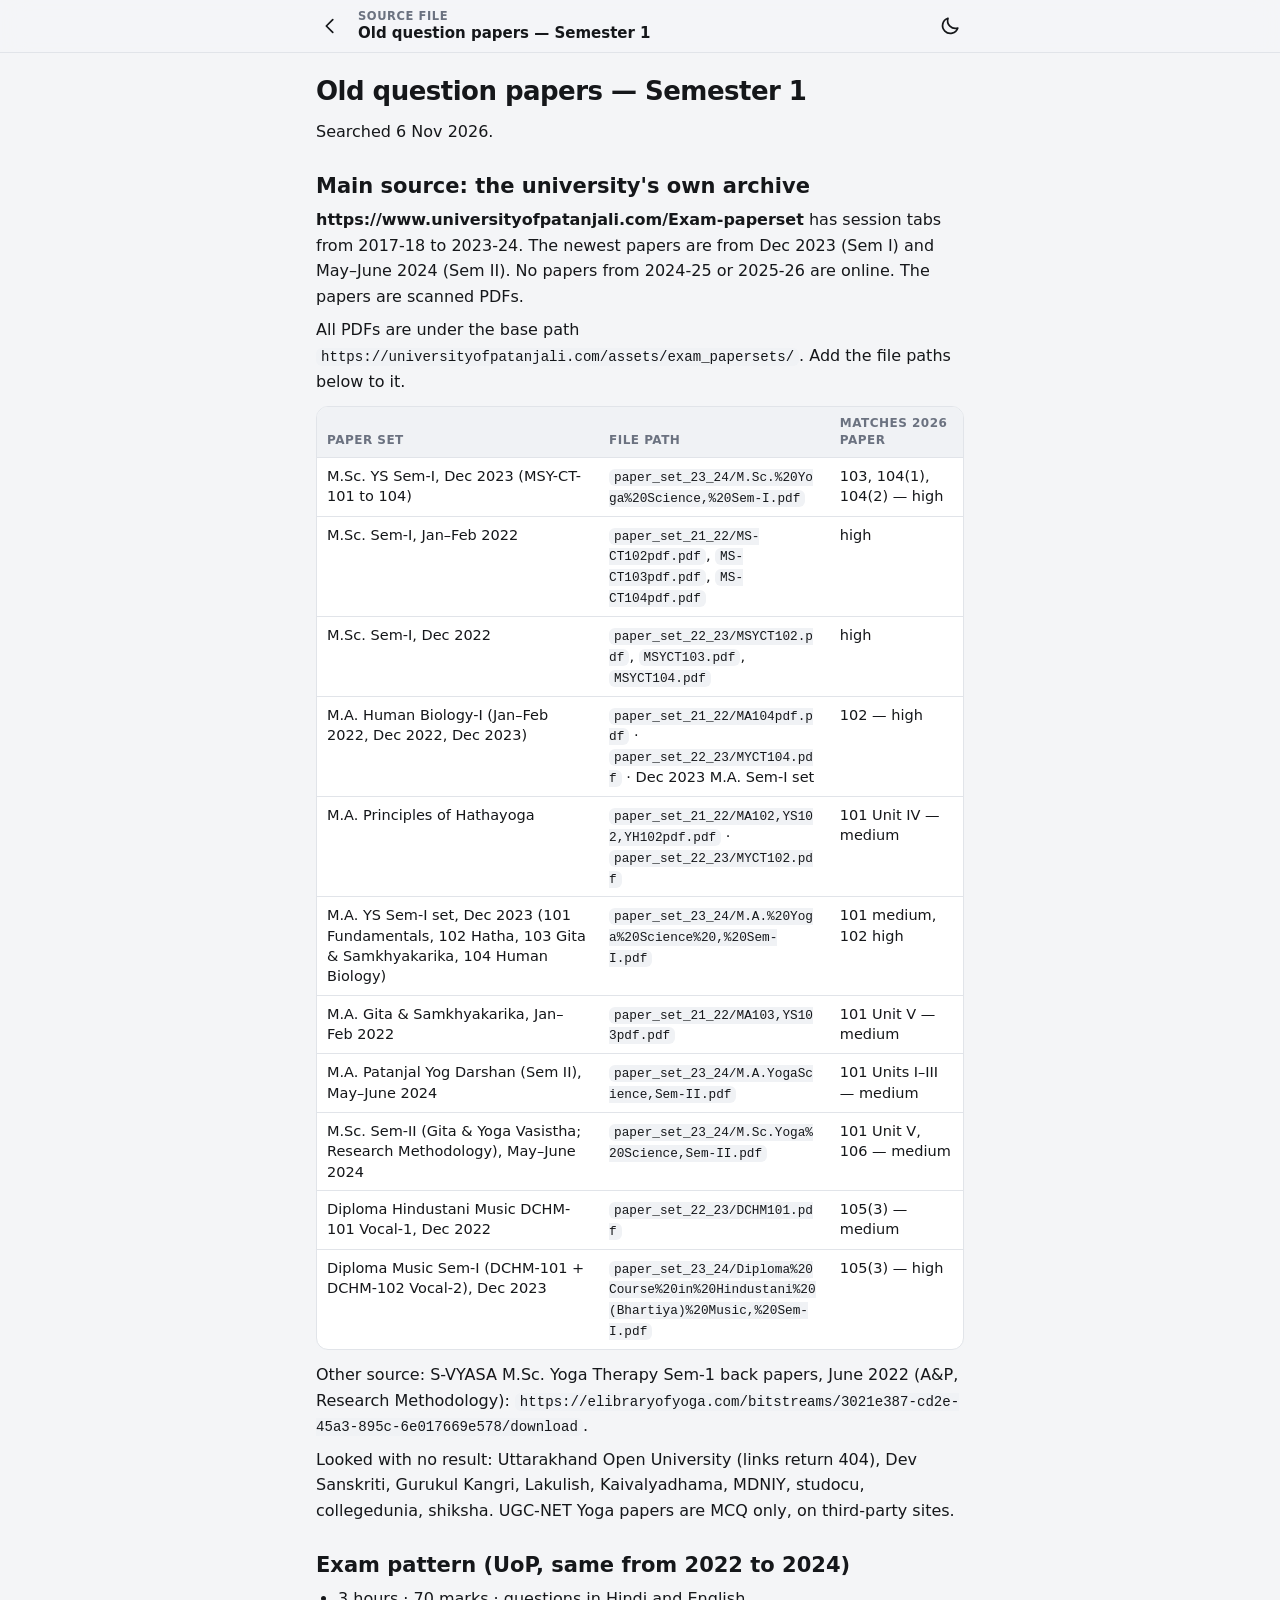
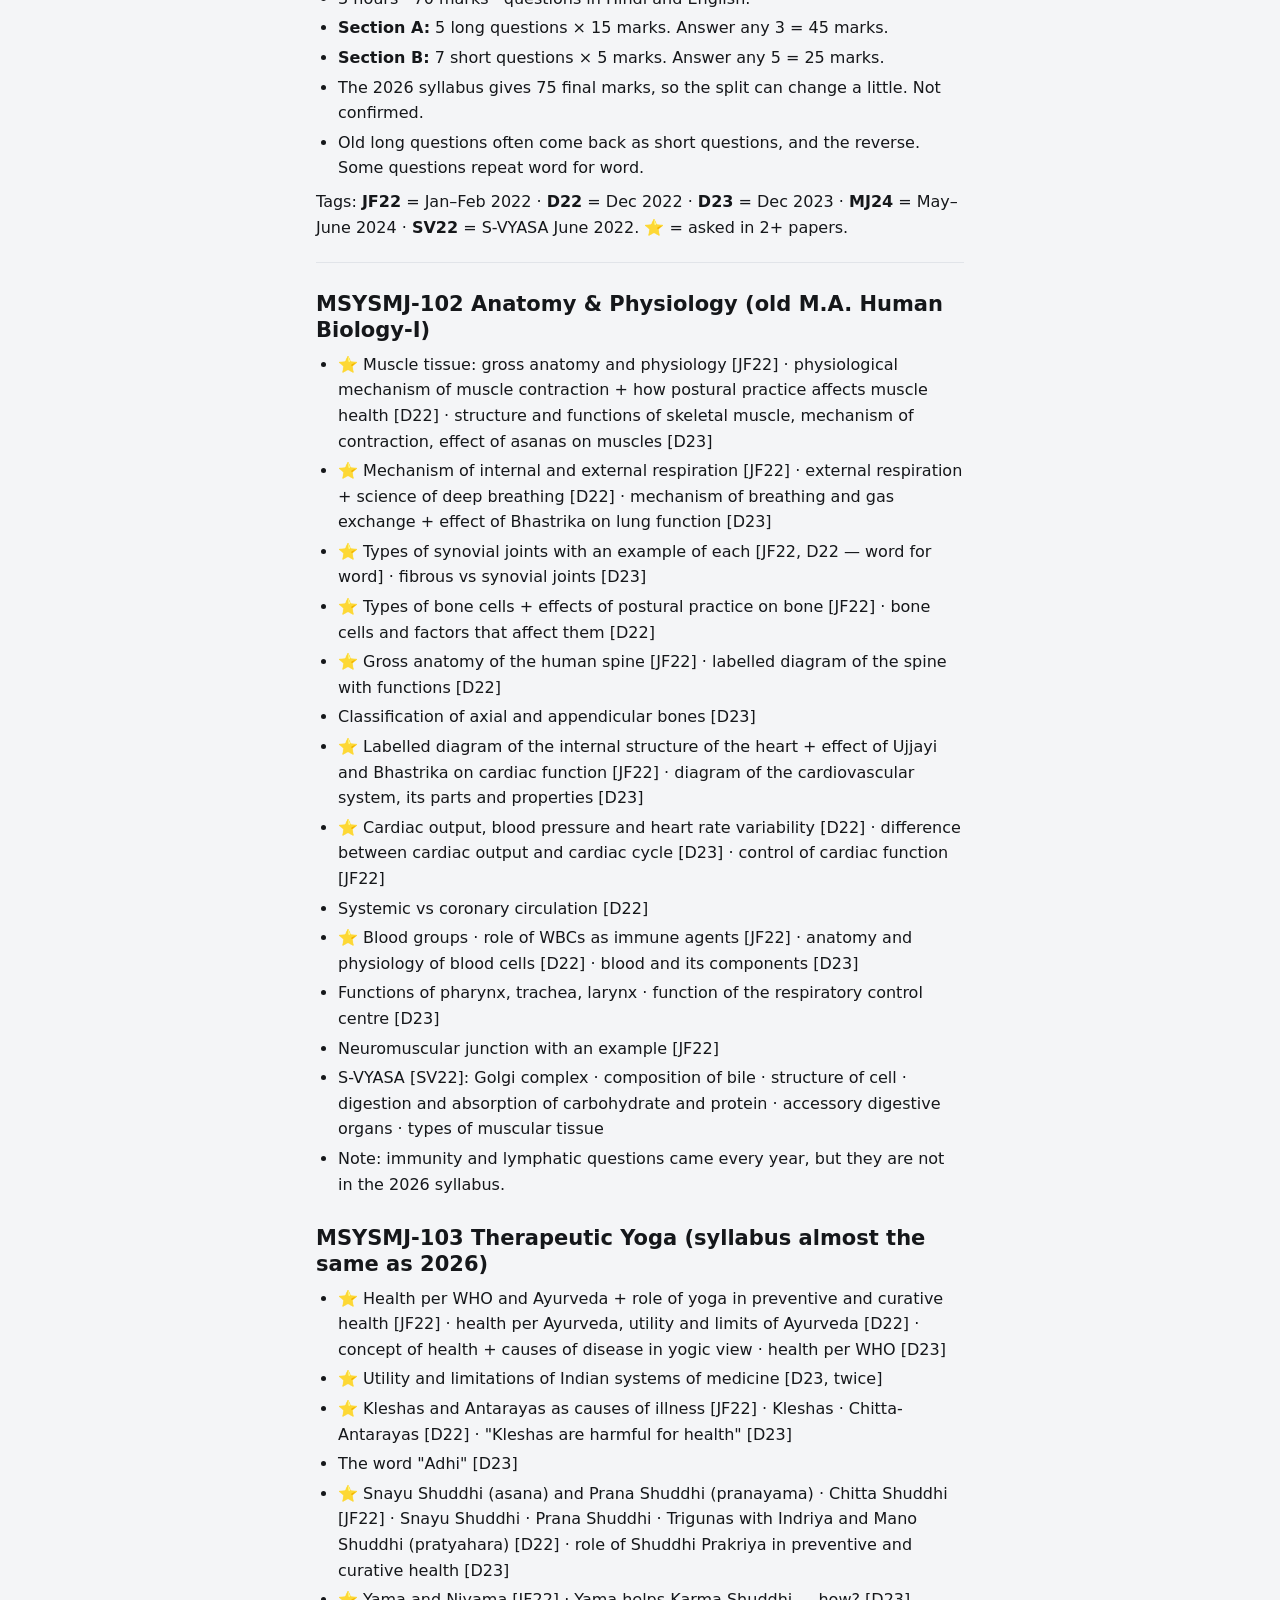
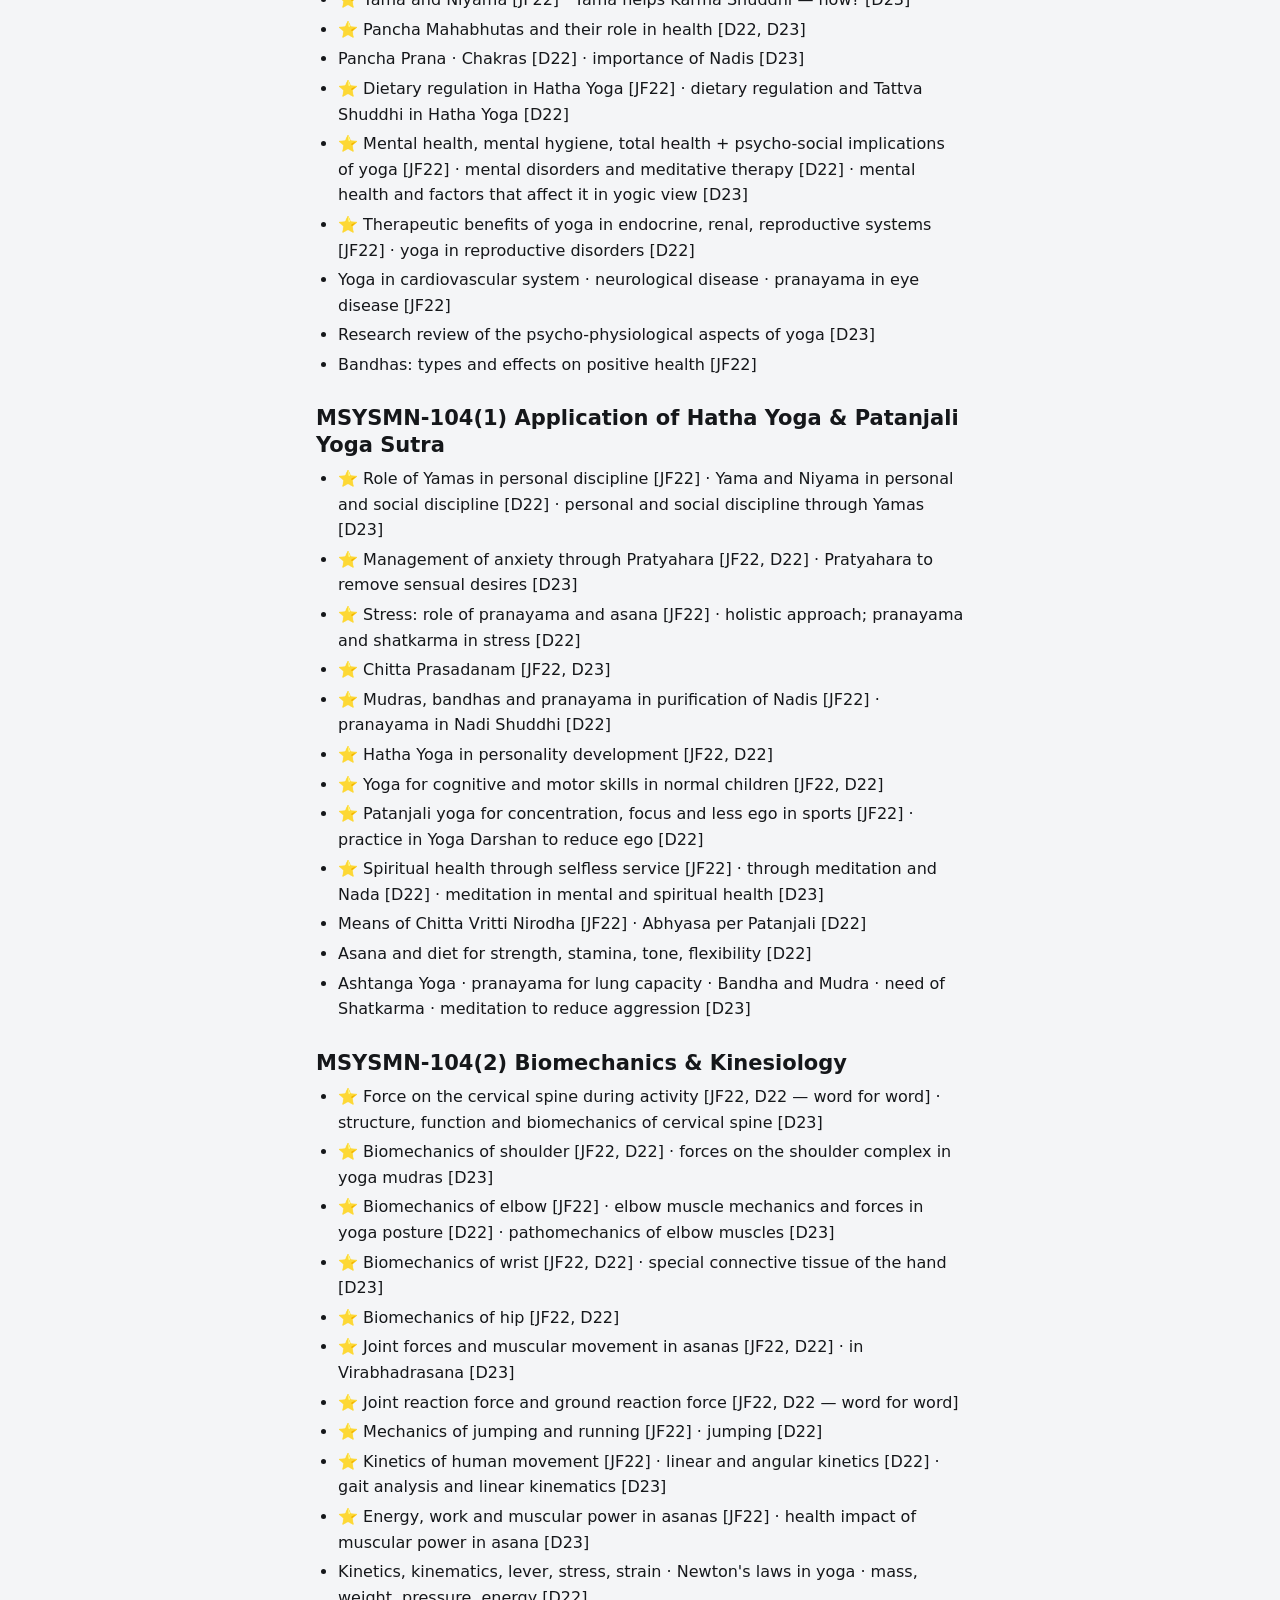
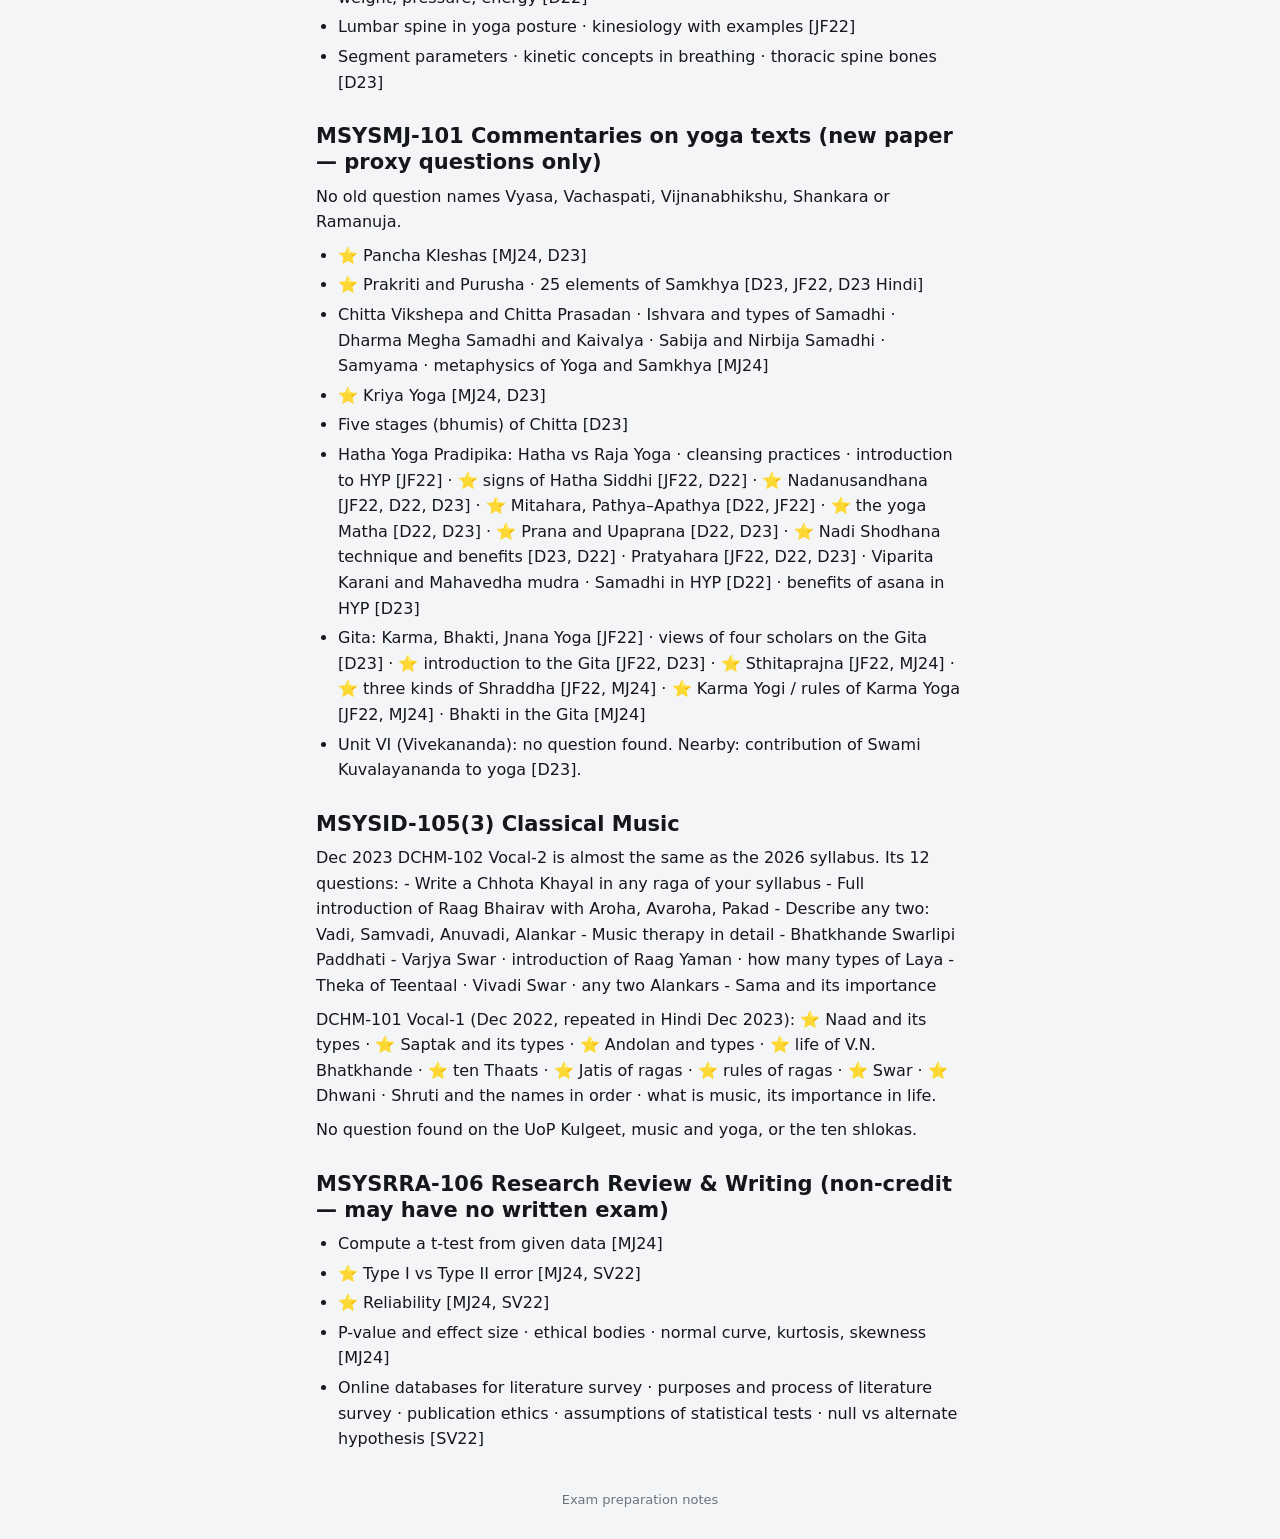
<file: sources/PAST-PAPERS.html>
<!DOCTYPE html>
<html lang="en">
<head>
<meta charset="UTF-8">
<meta name="robots" content="noindex, nofollow">
<meta name="viewport" content="width=device-width, initial-scale=1, viewport-fit=cover">
<meta name="theme-color" content="#f4f5f7">
<title>Old question papers — Semester 1</title>
<script>try{var t=localStorage.getItem('msc-theme');if(t)document.documentElement.setAttribute('data-theme',t)}catch(e){}</script>
<link rel="stylesheet" href="../assets/notes.css">
</head>
<body class="hub">
<div class="topbar">
  <div class="row">
    <a class="icon" href="../index.html" aria-label="All papers"><svg viewBox="0 0 24 24" aria-hidden="true"><path d="M15 5l-7 7 7 7"/></svg></a>
    <div class="loc" id="loc"><b>Source file</b><span>Old question papers — Semester 1</span></div>
    <button class="icon" id="themeBtn" type="button" aria-label="Switch light or dark"></button>
  </div>
</div>
<main class="doc">
<h1>Old question papers — Semester 1</h1>
<p>Searched 6 Nov 2026.</p>
<h2>Main source: the university's own archive</h2>
<p><strong>https://www.universityofpatanjali.com/Exam-paperset</strong> has session tabs from 2017-18 to 2023-24. The newest papers are from Dec 2023 (Sem I) and May–June 2024 (Sem II). No papers from 2024-25 or 2025-26 are online. The papers are scanned PDFs.</p>
<p>All PDFs are under the base path <code>https://universityofpatanjali.com/assets/exam_papersets/</code>. Add the file paths below to it.</p>
<table>
<thead>
<tr>
<th>Paper set</th>
<th>File path</th>
<th>Matches 2026 paper</th>
</tr>
</thead>
<tbody>
<tr>
<td>M.Sc. YS Sem-I, Dec 2023 (MSY-CT-101 to 104)</td>
<td><code>paper_set_23_24/M.Sc.%20Yoga%20Science,%20Sem-I.pdf</code></td>
<td>103, 104(1), 104(2) — high</td>
</tr>
<tr>
<td>M.Sc. Sem-I, Jan–Feb 2022</td>
<td><code>paper_set_21_22/MS-CT102pdf.pdf</code>, <code>MS-CT103pdf.pdf</code>, <code>MS-CT104pdf.pdf</code></td>
<td>high</td>
</tr>
<tr>
<td>M.Sc. Sem-I, Dec 2022</td>
<td><code>paper_set_22_23/MSYCT102.pdf</code>, <code>MSYCT103.pdf</code>, <code>MSYCT104.pdf</code></td>
<td>high</td>
</tr>
<tr>
<td>M.A. Human Biology-I (Jan–Feb 2022, Dec 2022, Dec 2023)</td>
<td><code>paper_set_21_22/MA104pdf.pdf</code> · <code>paper_set_22_23/MYCT104.pdf</code> · Dec 2023 M.A. Sem-I set</td>
<td>102 — high</td>
</tr>
<tr>
<td>M.A. Principles of Hathayoga</td>
<td><code>paper_set_21_22/MA102,YS102,YH102pdf.pdf</code> · <code>paper_set_22_23/MYCT102.pdf</code></td>
<td>101 Unit IV — medium</td>
</tr>
<tr>
<td>M.A. YS Sem-I set, Dec 2023 (101 Fundamentals, 102 Hatha, 103 Gita &amp; Samkhyakarika, 104 Human Biology)</td>
<td><code>paper_set_23_24/M.A.%20Yoga%20Science%20,%20Sem-I.pdf</code></td>
<td>101 medium, 102 high</td>
</tr>
<tr>
<td>M.A. Gita &amp; Samkhyakarika, Jan–Feb 2022</td>
<td><code>paper_set_21_22/MA103,YS103pdf.pdf</code></td>
<td>101 Unit V — medium</td>
</tr>
<tr>
<td>M.A. Patanjal Yog Darshan (Sem II), May–June 2024</td>
<td><code>paper_set_23_24/M.A.YogaScience,Sem-II.pdf</code></td>
<td>101 Units I–III — medium</td>
</tr>
<tr>
<td>M.Sc. Sem-II (Gita &amp; Yoga Vasistha; Research Methodology), May–June 2024</td>
<td><code>paper_set_23_24/M.Sc.Yoga%20Science,Sem-II.pdf</code></td>
<td>101 Unit V, 106 — medium</td>
</tr>
<tr>
<td>Diploma Hindustani Music DCHM-101 Vocal-1, Dec 2022</td>
<td><code>paper_set_22_23/DCHM101.pdf</code></td>
<td>105(3) — medium</td>
</tr>
<tr>
<td>Diploma Music Sem-I (DCHM-101 + DCHM-102 Vocal-2), Dec 2023</td>
<td><code>paper_set_23_24/Diploma%20Course%20in%20Hindustani%20(Bhartiya)%20Music,%20Sem-I.pdf</code></td>
<td>105(3) — high</td>
</tr>
</tbody>
</table>
<p>Other source: S-VYASA M.Sc. Yoga Therapy Sem-1 back papers, June 2022 (A&amp;P, Research Methodology): <code>https://elibraryofyoga.com/bitstreams/3021e387-cd2e-45a3-895c-6e017669e578/download</code>.</p>
<p>Looked with no result: Uttarakhand Open University (links return 404), Dev Sanskriti, Gurukul Kangri, Lakulish, Kaivalyadhama, MDNIY, studocu, collegedunia, shiksha. UGC-NET Yoga papers are MCQ only, on third-party sites.</p>
<h2>Exam pattern (UoP, same from 2022 to 2024)</h2>
<ul>
<li>3 hours · 70 marks · questions in Hindi and English.</li>
<li><strong>Section A:</strong> 5 long questions × 15 marks. Answer any 3 = 45 marks.</li>
<li><strong>Section B:</strong> 7 short questions × 5 marks. Answer any 5 = 25 marks.</li>
<li>The 2026 syllabus gives 75 final marks, so the split can change a little. Not confirmed.</li>
<li>Old long questions often come back as short questions, and the reverse. Some questions repeat word for word.</li>
</ul>
<p>Tags: <strong>JF22</strong> = Jan–Feb 2022 · <strong>D22</strong> = Dec 2022 · <strong>D23</strong> = Dec 2023 · <strong>MJ24</strong> = May–June 2024 · <strong>SV22</strong> = S-VYASA June 2022. ⭐ = asked in 2+ papers.</p>
<hr />
<h2>MSYSMJ-102 Anatomy &amp; Physiology (old M.A. Human Biology-I)</h2>
<ul>
<li>⭐ Muscle tissue: gross anatomy and physiology [JF22] · physiological mechanism of muscle contraction + how postural practice affects muscle health [D22] · structure and functions of skeletal muscle, mechanism of contraction, effect of asanas on muscles [D23]</li>
<li>⭐ Mechanism of internal and external respiration [JF22] · external respiration + science of deep breathing [D22] · mechanism of breathing and gas exchange + effect of Bhastrika on lung function [D23]</li>
<li>⭐ Types of synovial joints with an example of each [JF22, D22 — word for word] · fibrous vs synovial joints [D23]</li>
<li>⭐ Types of bone cells + effects of postural practice on bone [JF22] · bone cells and factors that affect them [D22]</li>
<li>⭐ Gross anatomy of the human spine [JF22] · labelled diagram of the spine with functions [D22]</li>
<li>Classification of axial and appendicular bones [D23]</li>
<li>⭐ Labelled diagram of the internal structure of the heart + effect of Ujjayi and Bhastrika on cardiac function [JF22] · diagram of the cardiovascular system, its parts and properties [D23]</li>
<li>⭐ Cardiac output, blood pressure and heart rate variability [D22] · difference between cardiac output and cardiac cycle [D23] · control of cardiac function [JF22]</li>
<li>Systemic vs coronary circulation [D22]</li>
<li>⭐ Blood groups · role of WBCs as immune agents [JF22] · anatomy and physiology of blood cells [D22] · blood and its components [D23]</li>
<li>Functions of pharynx, trachea, larynx · function of the respiratory control centre [D23]</li>
<li>Neuromuscular junction with an example [JF22]</li>
<li>S-VYASA [SV22]: Golgi complex · composition of bile · structure of cell · digestion and absorption of carbohydrate and protein · accessory digestive organs · types of muscular tissue</li>
<li>Note: immunity and lymphatic questions came every year, but they are not in the 2026 syllabus.</li>
</ul>
<h2>MSYSMJ-103 Therapeutic Yoga (syllabus almost the same as 2026)</h2>
<ul>
<li>⭐ Health per WHO and Ayurveda + role of yoga in preventive and curative health [JF22] · health per Ayurveda, utility and limits of Ayurveda [D22] · concept of health + causes of disease in yogic view · health per WHO [D23]</li>
<li>⭐ Utility and limitations of Indian systems of medicine [D23, twice]</li>
<li>⭐ Kleshas and Antarayas as causes of illness [JF22] · Kleshas · Chitta-Antarayas [D22] · "Kleshas are harmful for health" [D23]</li>
<li>The word "Adhi" [D23]</li>
<li>⭐ Snayu Shuddhi (asana) and Prana Shuddhi (pranayama) · Chitta Shuddhi [JF22] · Snayu Shuddhi · Prana Shuddhi · Trigunas with Indriya and Mano Shuddhi (pratyahara) [D22] · role of Shuddhi Prakriya in preventive and curative health [D23]</li>
<li>⭐ Yama and Niyama [JF22] · Yama helps Karma Shuddhi — how? [D23]</li>
<li>⭐ Pancha Mahabhutas and their role in health [D22, D23]</li>
<li>Pancha Prana · Chakras [D22] · importance of Nadis [D23]</li>
<li>⭐ Dietary regulation in Hatha Yoga [JF22] · dietary regulation and Tattva Shuddhi in Hatha Yoga [D22]</li>
<li>⭐ Mental health, mental hygiene, total health + psycho-social implications of yoga [JF22] · mental disorders and meditative therapy [D22] · mental health and factors that affect it in yogic view [D23]</li>
<li>⭐ Therapeutic benefits of yoga in endocrine, renal, reproductive systems [JF22] · yoga in reproductive disorders [D22]</li>
<li>Yoga in cardiovascular system · neurological disease · pranayama in eye disease [JF22]</li>
<li>Research review of the psycho-physiological aspects of yoga [D23]</li>
<li>Bandhas: types and effects on positive health [JF22]</li>
</ul>
<h2>MSYSMN-104(1) Application of Hatha Yoga &amp; Patanjali Yoga Sutra</h2>
<ul>
<li>⭐ Role of Yamas in personal discipline [JF22] · Yama and Niyama in personal and social discipline [D22] · personal and social discipline through Yamas [D23]</li>
<li>⭐ Management of anxiety through Pratyahara [JF22, D22] · Pratyahara to remove sensual desires [D23]</li>
<li>⭐ Stress: role of pranayama and asana [JF22] · holistic approach; pranayama and shatkarma in stress [D22]</li>
<li>⭐ Chitta Prasadanam [JF22, D23]</li>
<li>⭐ Mudras, bandhas and pranayama in purification of Nadis [JF22] · pranayama in Nadi Shuddhi [D22]</li>
<li>⭐ Hatha Yoga in personality development [JF22, D22]</li>
<li>⭐ Yoga for cognitive and motor skills in normal children [JF22, D22]</li>
<li>⭐ Patanjali yoga for concentration, focus and less ego in sports [JF22] · practice in Yoga Darshan to reduce ego [D22]</li>
<li>⭐ Spiritual health through selfless service [JF22] · through meditation and Nada [D22] · meditation in mental and spiritual health [D23]</li>
<li>Means of Chitta Vritti Nirodha [JF22] · Abhyasa per Patanjali [D22]</li>
<li>Asana and diet for strength, stamina, tone, flexibility [D22]</li>
<li>Ashtanga Yoga · pranayama for lung capacity · Bandha and Mudra · need of Shatkarma · meditation to reduce aggression [D23]</li>
</ul>
<h2>MSYSMN-104(2) Biomechanics &amp; Kinesiology</h2>
<ul>
<li>⭐ Force on the cervical spine during activity [JF22, D22 — word for word] · structure, function and biomechanics of cervical spine [D23]</li>
<li>⭐ Biomechanics of shoulder [JF22, D22] · forces on the shoulder complex in yoga mudras [D23]</li>
<li>⭐ Biomechanics of elbow [JF22] · elbow muscle mechanics and forces in yoga posture [D22] · pathomechanics of elbow muscles [D23]</li>
<li>⭐ Biomechanics of wrist [JF22, D22] · special connective tissue of the hand [D23]</li>
<li>⭐ Biomechanics of hip [JF22, D22]</li>
<li>⭐ Joint forces and muscular movement in asanas [JF22, D22] · in Virabhadrasana [D23]</li>
<li>⭐ Joint reaction force and ground reaction force [JF22, D22 — word for word]</li>
<li>⭐ Mechanics of jumping and running [JF22] · jumping [D22]</li>
<li>⭐ Kinetics of human movement [JF22] · linear and angular kinetics [D22] · gait analysis and linear kinematics [D23]</li>
<li>⭐ Energy, work and muscular power in asanas [JF22] · health impact of muscular power in asana [D23]</li>
<li>Kinetics, kinematics, lever, stress, strain · Newton's laws in yoga · mass, weight, pressure, energy [D22]</li>
<li>Lumbar spine in yoga posture · kinesiology with examples [JF22]</li>
<li>Segment parameters · kinetic concepts in breathing · thoracic spine bones [D23]</li>
</ul>
<h2>MSYSMJ-101 Commentaries on yoga texts (new paper — proxy questions only)</h2>
<p>No old question names Vyasa, Vachaspati, Vijnanabhikshu, Shankara or Ramanuja.</p>
<ul>
<li>⭐ Pancha Kleshas [MJ24, D23]</li>
<li>⭐ Prakriti and Purusha · 25 elements of Samkhya [D23, JF22, D23 Hindi]</li>
<li>Chitta Vikshepa and Chitta Prasadan · Ishvara and types of Samadhi · Dharma Megha Samadhi and Kaivalya · Sabija and Nirbija Samadhi · Samyama · metaphysics of Yoga and Samkhya [MJ24]</li>
<li>⭐ Kriya Yoga [MJ24, D23]</li>
<li>Five stages (bhumis) of Chitta [D23]</li>
<li>Hatha Yoga Pradipika: Hatha vs Raja Yoga · cleansing practices · introduction to HYP [JF22] · ⭐ signs of Hatha Siddhi [JF22, D22] · ⭐ Nadanusandhana [JF22, D22, D23] · ⭐ Mitahara, Pathya–Apathya [D22, JF22] · ⭐ the yoga Matha [D22, D23] · ⭐ Prana and Upaprana [D22, D23] · ⭐ Nadi Shodhana technique and benefits [D23, D22] · Pratyahara [JF22, D22, D23] · Viparita Karani and Mahavedha mudra · Samadhi in HYP [D22] · benefits of asana in HYP [D23]</li>
<li>Gita: Karma, Bhakti, Jnana Yoga [JF22] · views of four scholars on the Gita [D23] · ⭐ introduction to the Gita [JF22, D23] · ⭐ Sthitaprajna [JF22, MJ24] · ⭐ three kinds of Shraddha [JF22, MJ24] · ⭐ Karma Yogi / rules of Karma Yoga [JF22, MJ24] · Bhakti in the Gita [MJ24]</li>
<li>Unit VI (Vivekananda): no question found. Nearby: contribution of Swami Kuvalayananda to yoga [D23].</li>
</ul>
<h2>MSYSID-105(3) Classical Music</h2>
<p>Dec 2023 DCHM-102 Vocal-2 is almost the same as the 2026 syllabus. Its 12 questions:
- Write a Chhota Khayal in any raga of your syllabus
- Full introduction of Raag Bhairav with Aroha, Avaroha, Pakad
- Describe any two: Vadi, Samvadi, Anuvadi, Alankar
- Music therapy in detail
- Bhatkhande Swarlipi Paddhati
- Varjya Swar · introduction of Raag Yaman · how many types of Laya
- Theka of Teentaal · Vivadi Swar · any two Alankars
- Sama and its importance</p>
<p>DCHM-101 Vocal-1 (Dec 2022, repeated in Hindi Dec 2023): ⭐ Naad and its types · ⭐ Saptak and its types · ⭐ Andolan and types · ⭐ life of V.N. Bhatkhande · ⭐ ten Thaats · ⭐ Jatis of ragas · ⭐ rules of ragas · ⭐ Swar · ⭐ Dhwani · Shruti and the names in order · what is music, its importance in life.</p>
<p>No question found on the UoP Kulgeet, music and yoga, or the ten shlokas.</p>
<h2>MSYSRRA-106 Research Review &amp; Writing (non-credit — may have no written exam)</h2>
<ul>
<li>Compute a t-test from given data [MJ24]</li>
<li>⭐ Type I vs Type II error [MJ24, SV22]</li>
<li>⭐ Reliability [MJ24, SV22]</li>
<li>P-value and effect size · ethical bodies · normal curve, kurtosis, skewness [MJ24]</li>
<li>Online databases for literature survey · purposes and process of literature survey · publication ethics · assumptions of statistical tests · null vs alternate hypothesis [SV22]</li>
</ul>
</main>
<footer>Exam preparation notes</footer>
<script src="../assets/notes.js"></script>
</body>
</html>
</file>
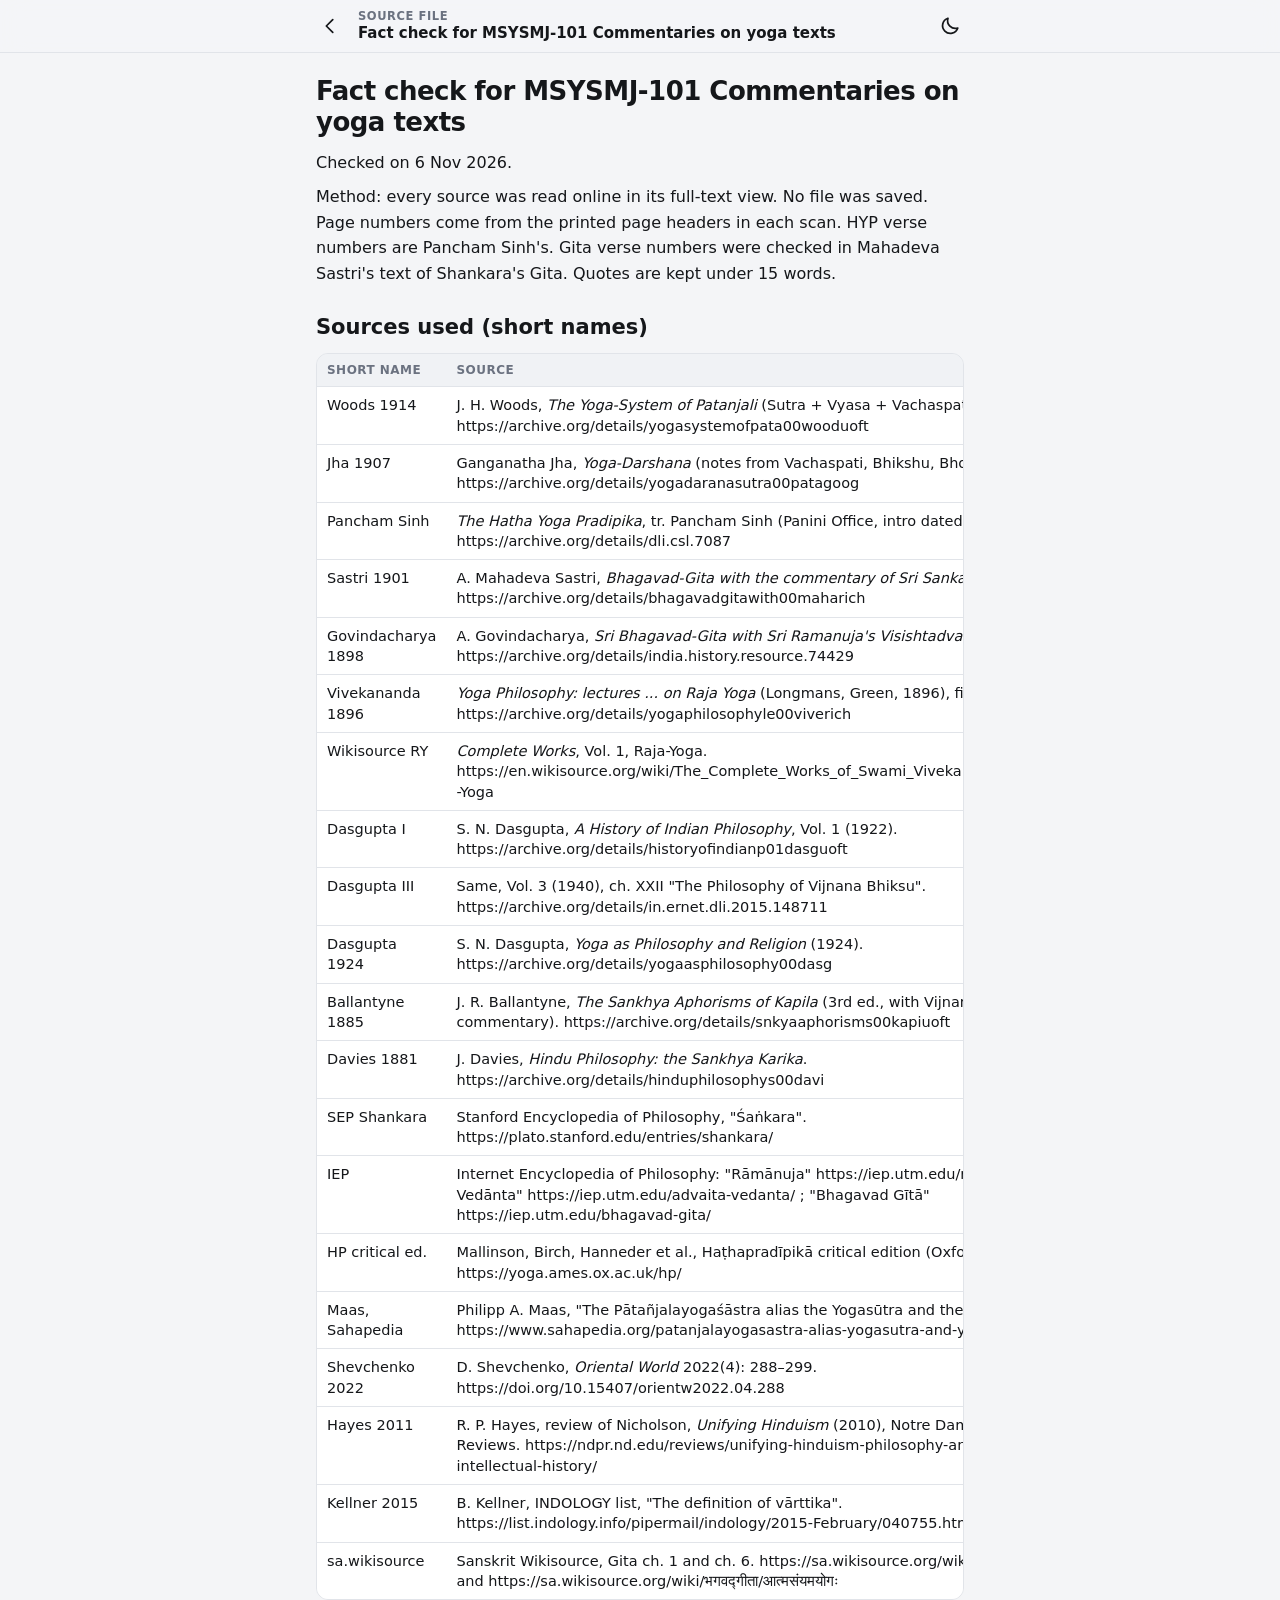
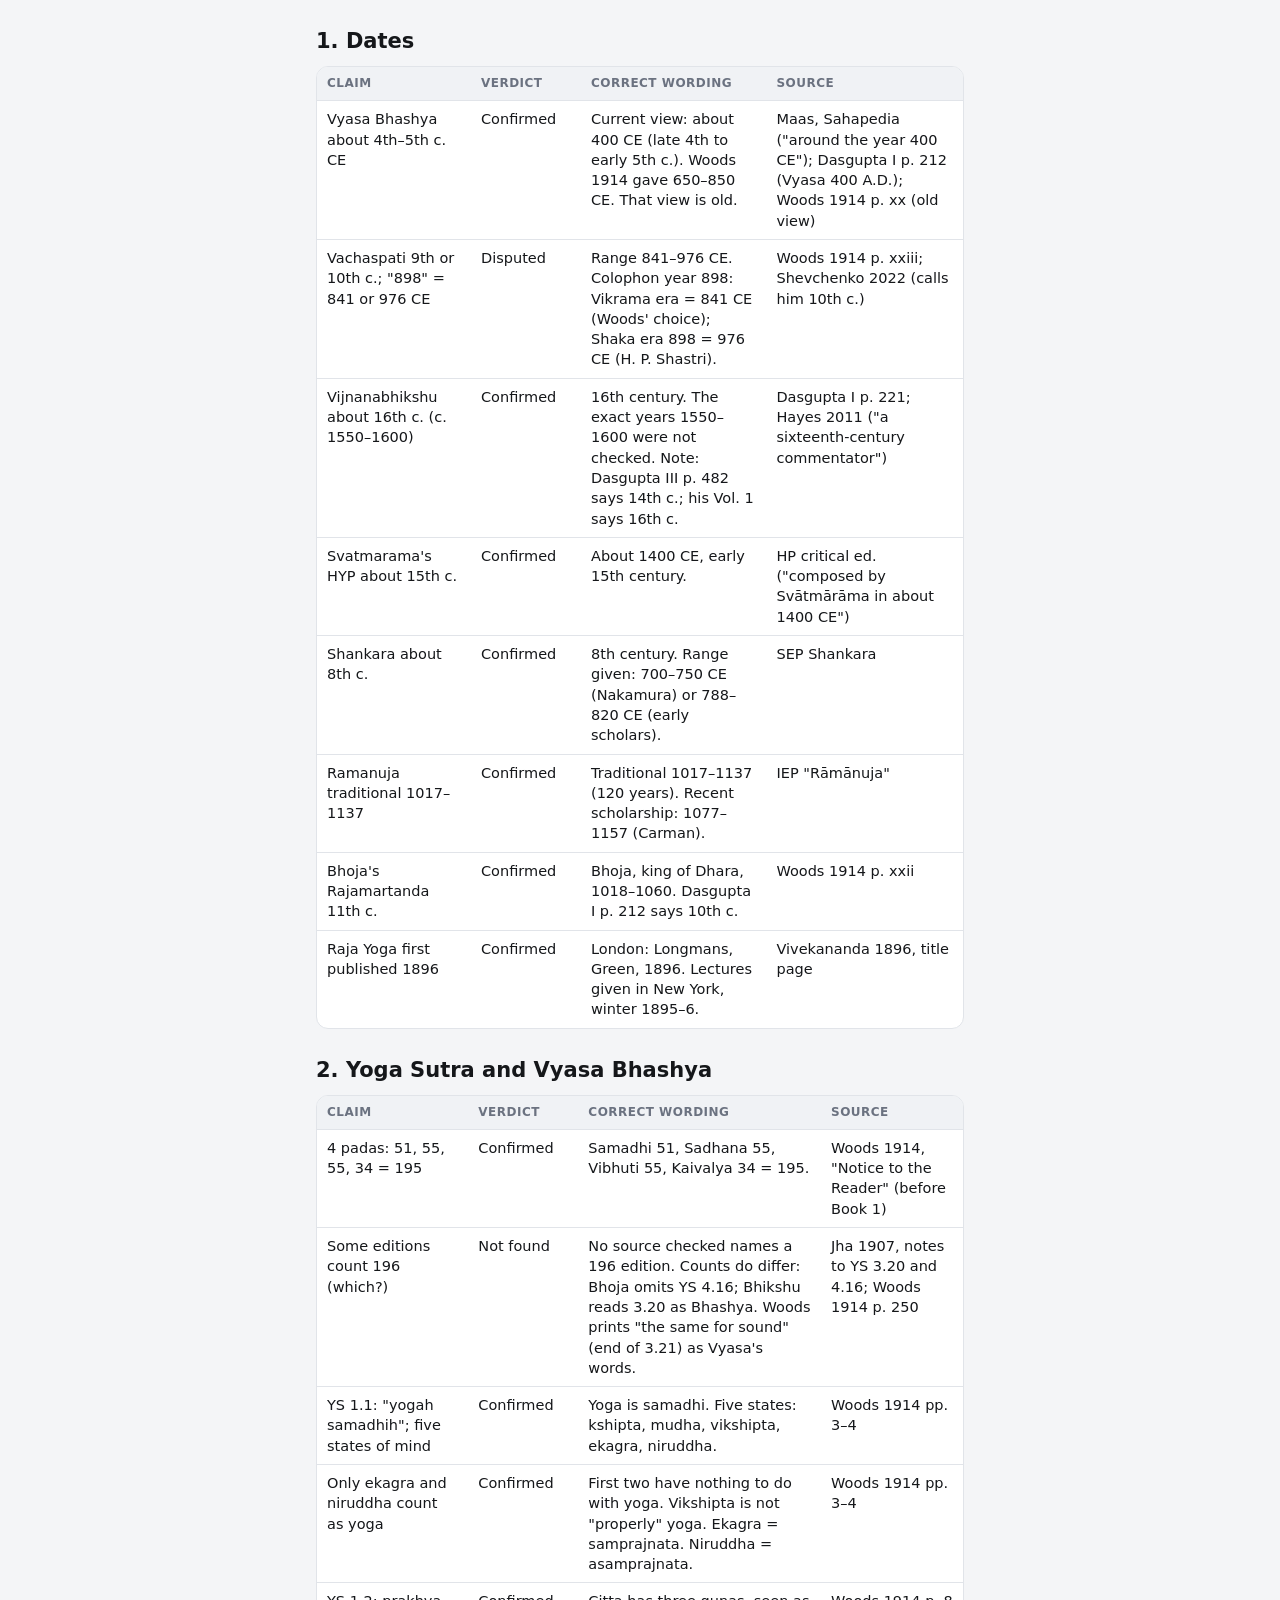
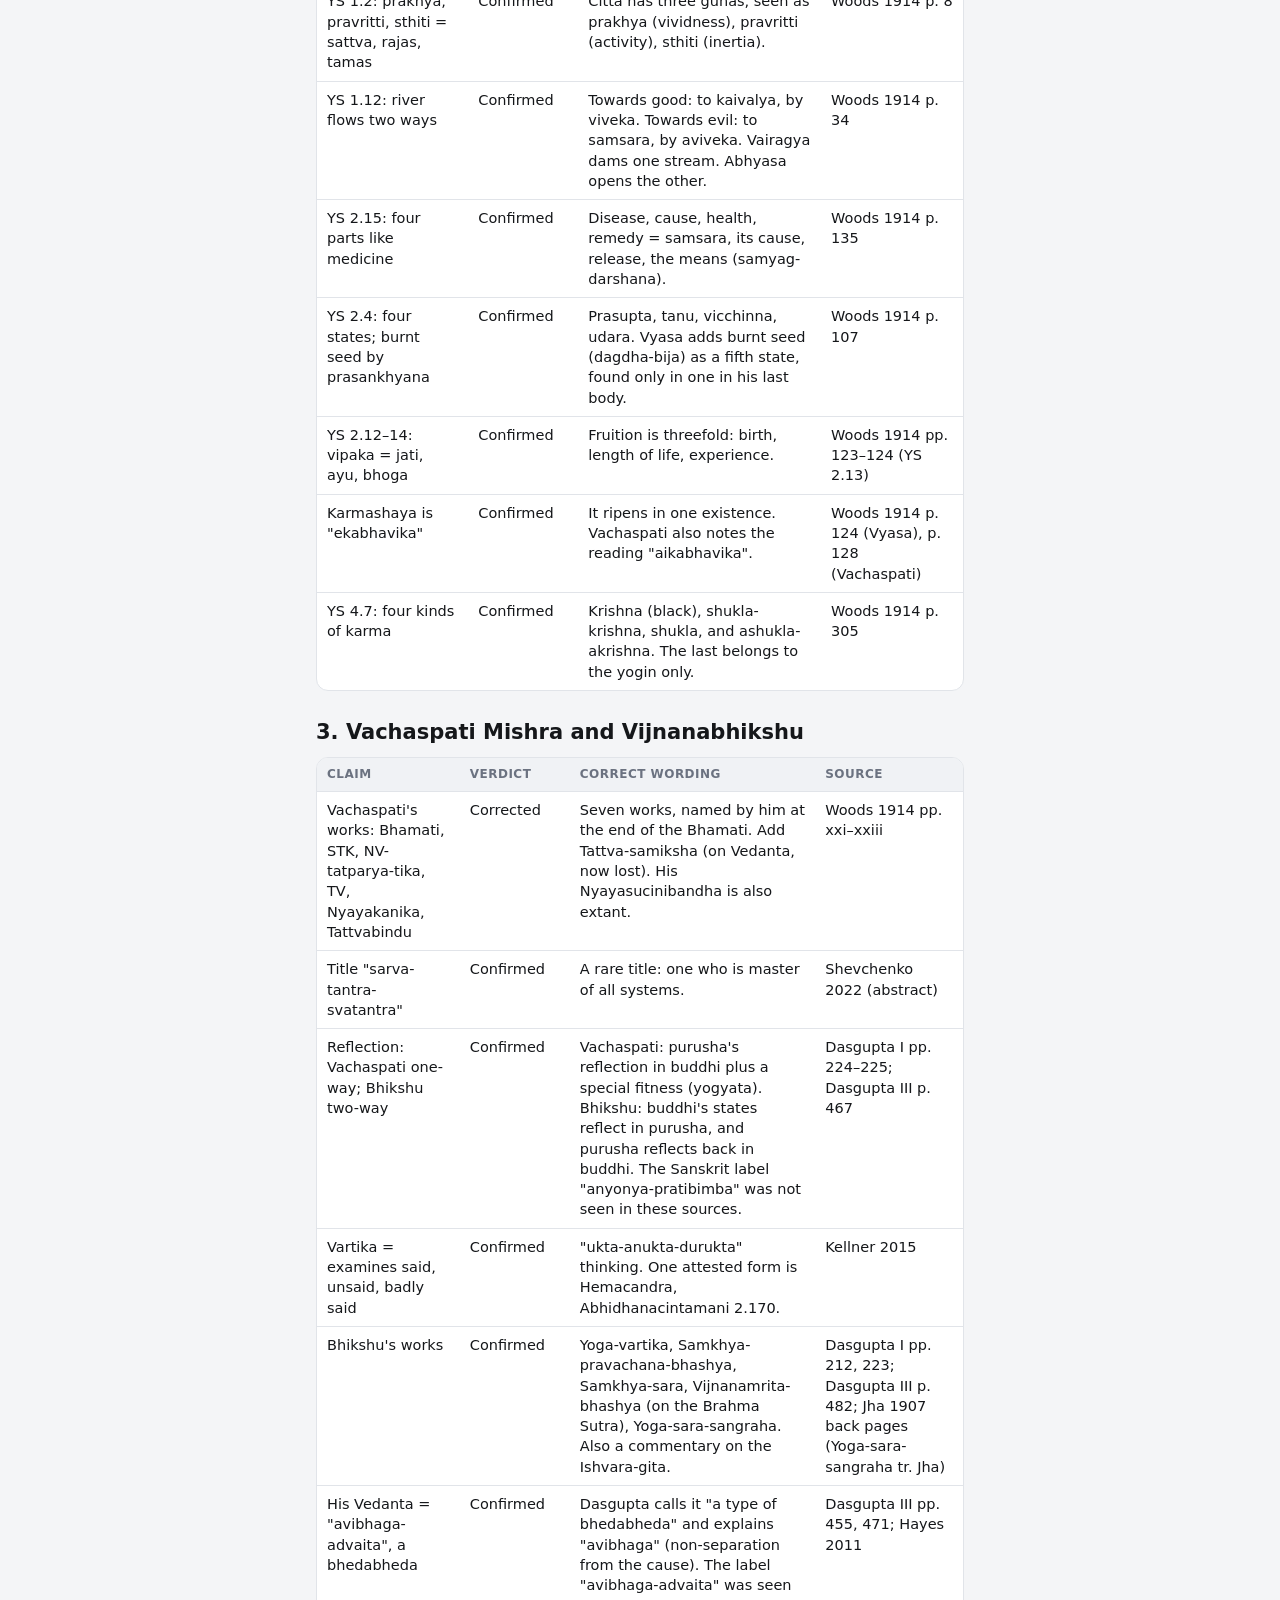
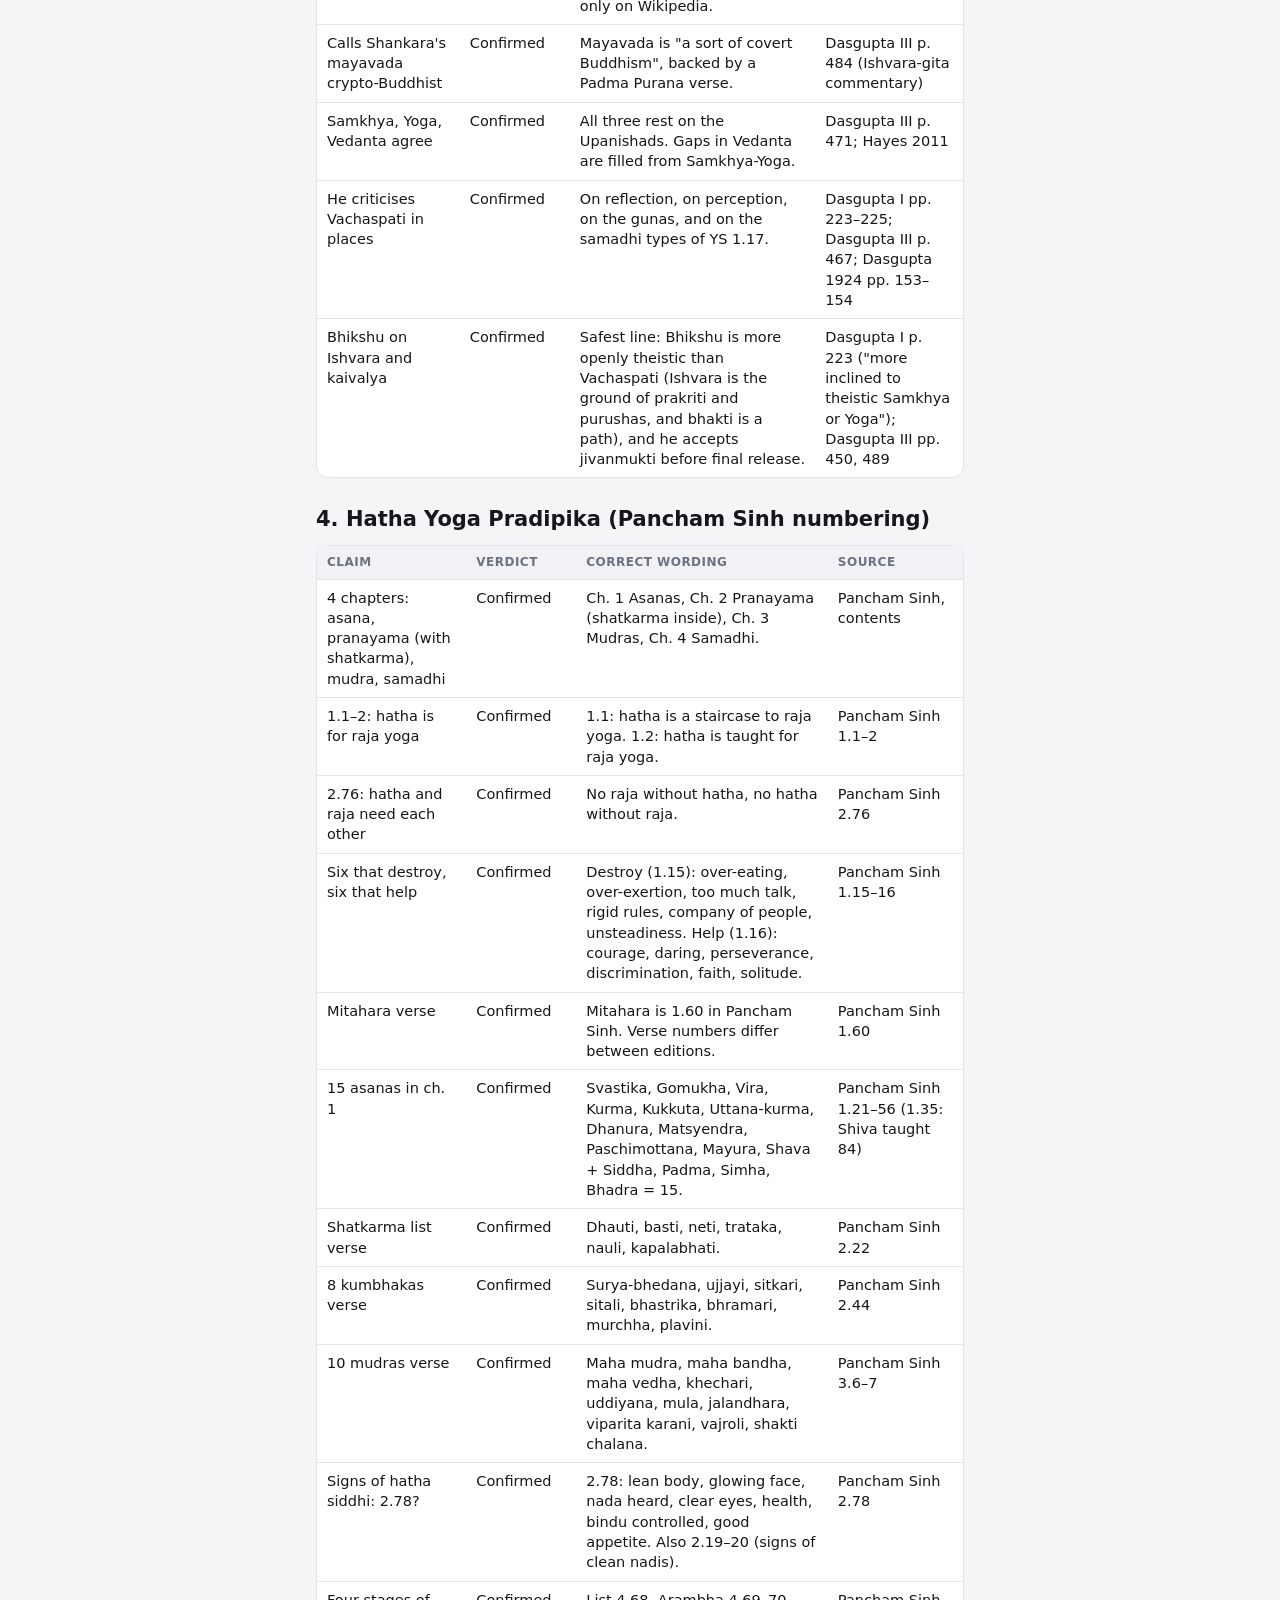
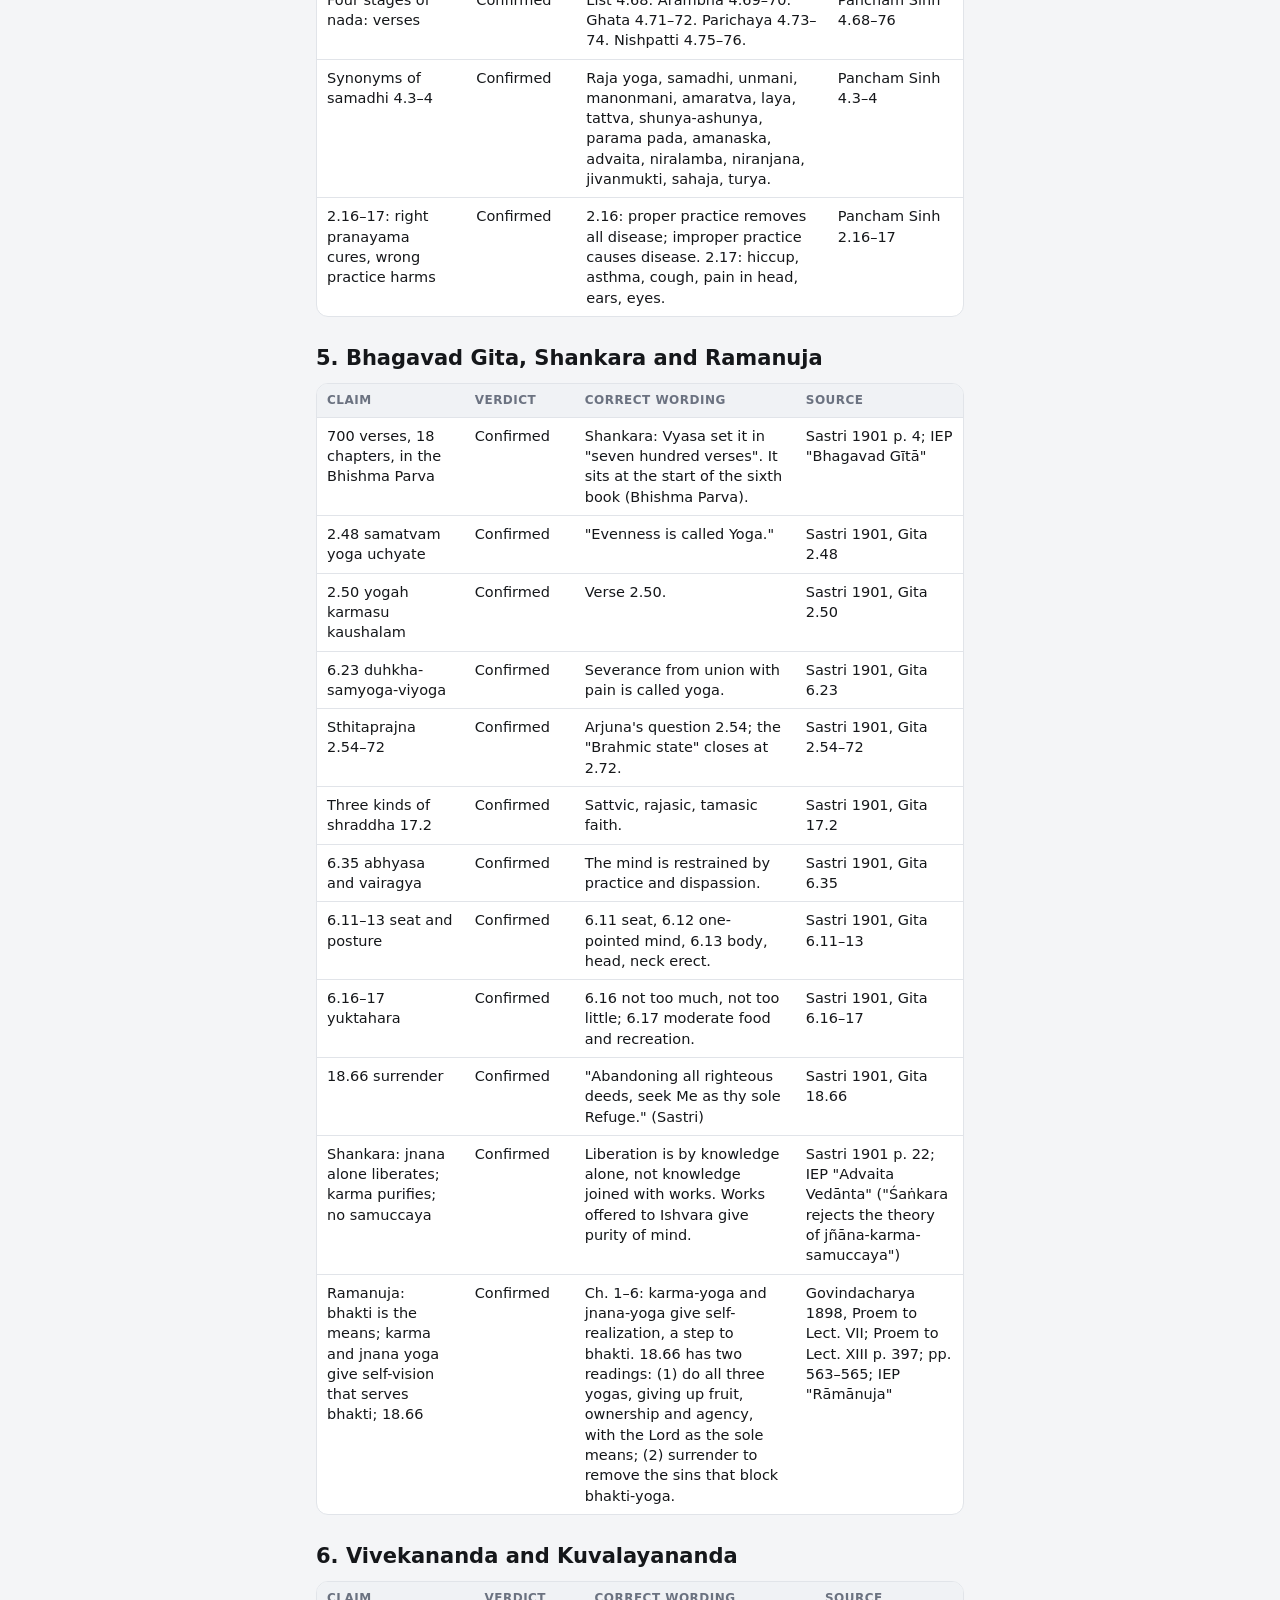
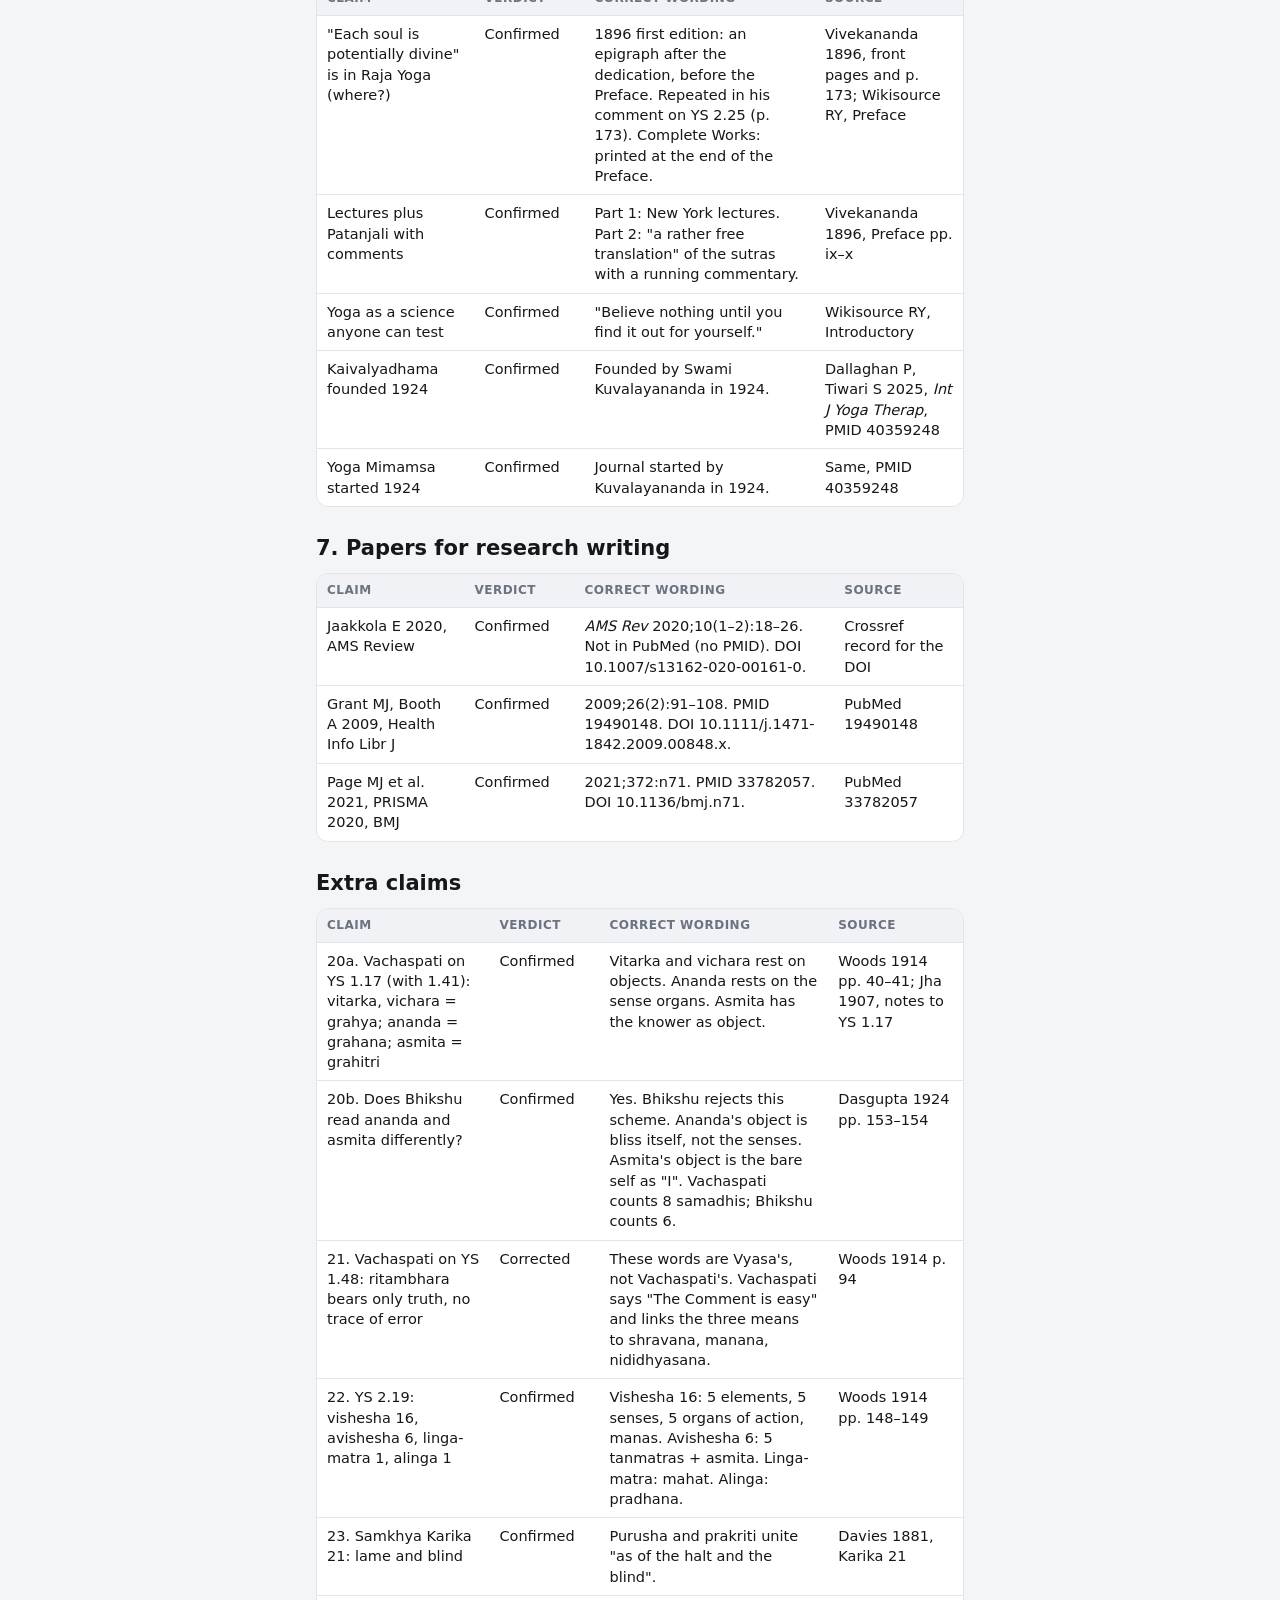
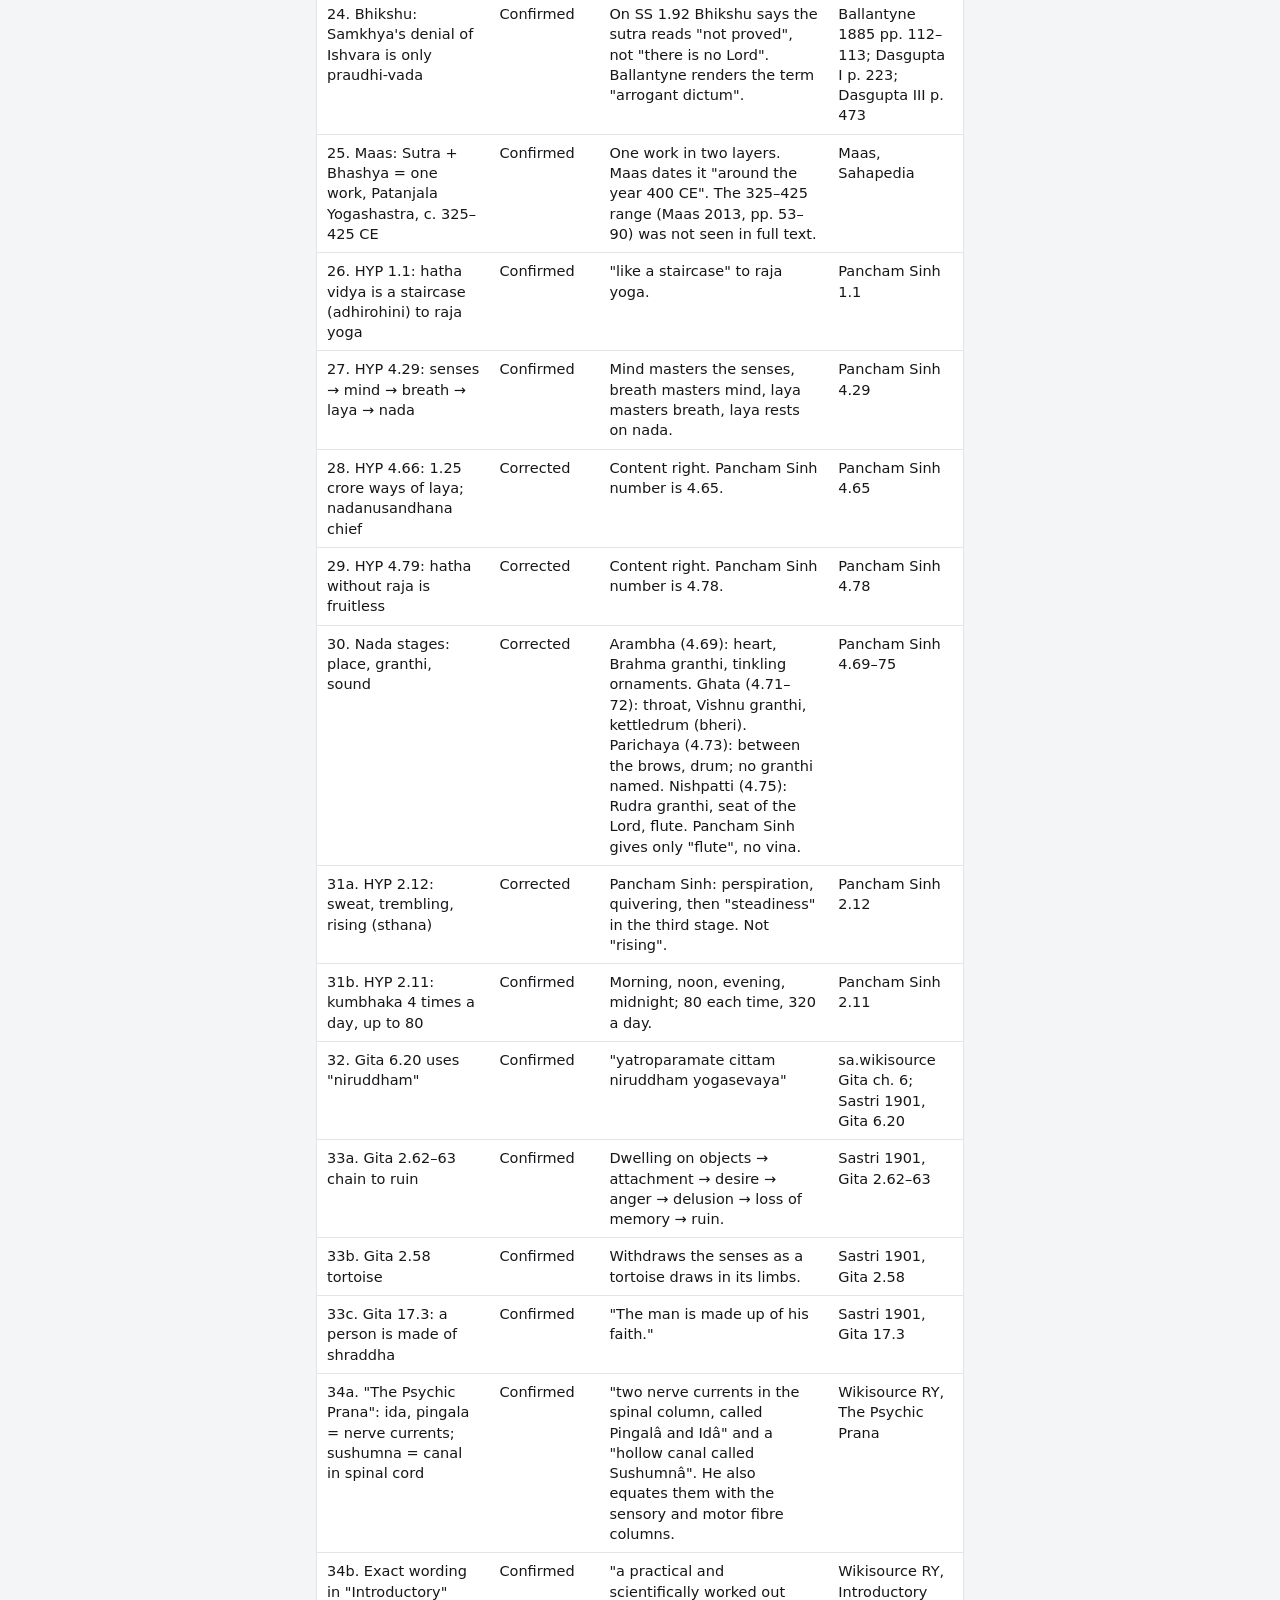
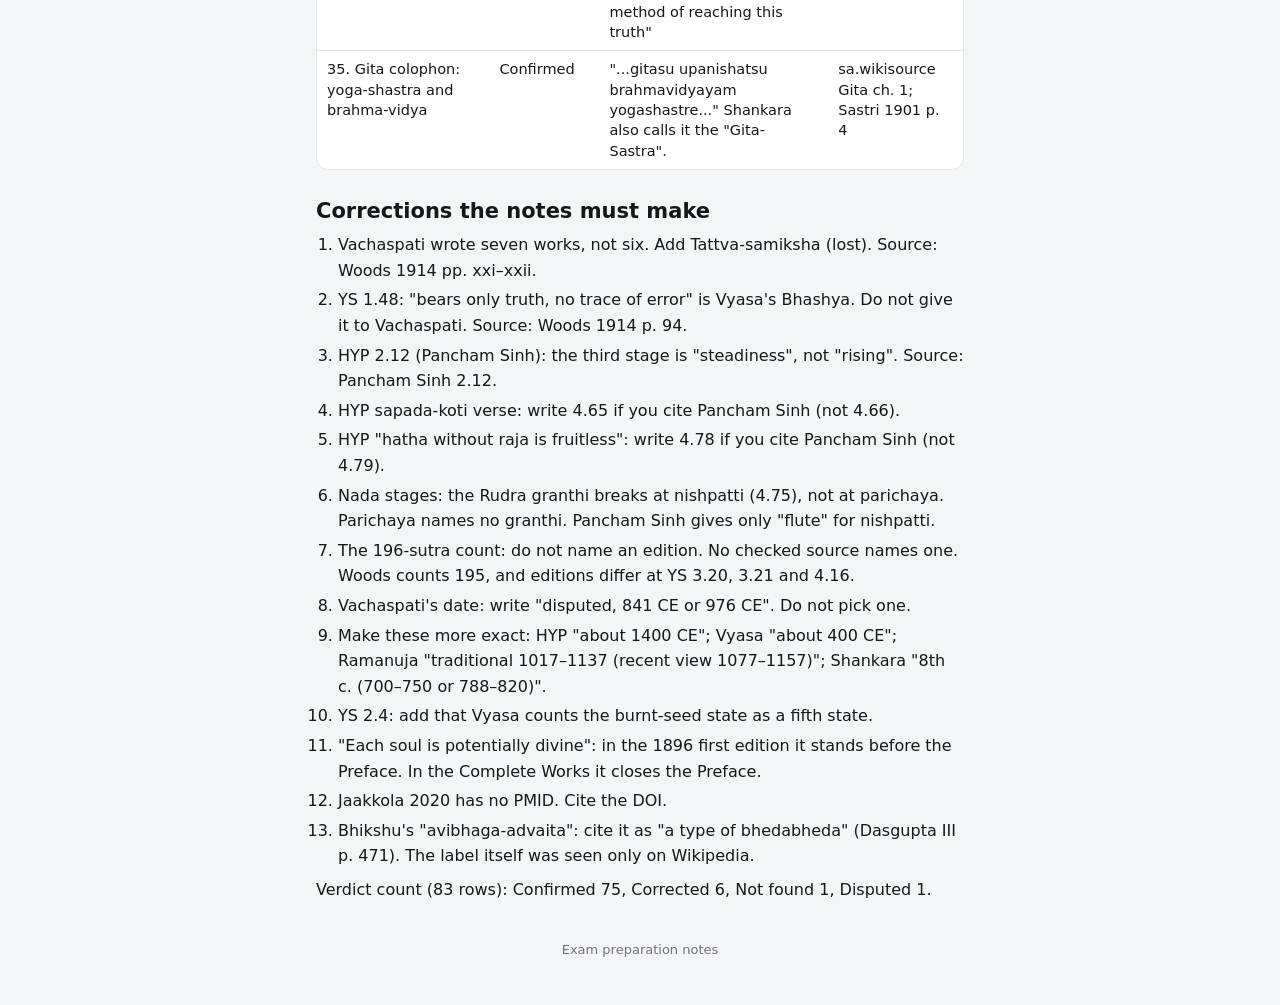
<file: sources/RESEARCH-101-commentaries.html>
<!DOCTYPE html>
<html lang="en">
<head>
<meta charset="UTF-8">
<meta name="robots" content="noindex, nofollow">
<meta name="viewport" content="width=device-width, initial-scale=1, viewport-fit=cover">
<meta name="theme-color" content="#f4f5f7">
<title>Fact check for MSYSMJ-101 Commentaries on yoga texts</title>
<script>try{var t=localStorage.getItem('msc-theme');if(t)document.documentElement.setAttribute('data-theme',t)}catch(e){}</script>
<link rel="stylesheet" href="../assets/notes.css">
</head>
<body class="hub">
<div class="topbar">
  <div class="row">
    <a class="icon" href="../index.html" aria-label="All papers"><svg viewBox="0 0 24 24" aria-hidden="true"><path d="M15 5l-7 7 7 7"/></svg></a>
    <div class="loc" id="loc"><b>Source file</b><span>Fact check for MSYSMJ-101 Commentaries on yoga texts</span></div>
    <button class="icon" id="themeBtn" type="button" aria-label="Switch light or dark"></button>
  </div>
</div>
<main class="doc">
<h1>Fact check for MSYSMJ-101 Commentaries on yoga texts</h1>
<p>Checked on 6 Nov 2026.</p>
<p>Method: every source was read online in its full-text view. No file was saved. Page numbers come from the printed page headers in each scan. HYP verse numbers are Pancham Sinh's. Gita verse numbers were checked in Mahadeva Sastri's text of Shankara's Gita. Quotes are kept under 15 words.</p>
<h2>Sources used (short names)</h2>
<table>
<thead>
<tr>
<th>Short name</th>
<th>Source</th>
</tr>
</thead>
<tbody>
<tr>
<td>Woods 1914</td>
<td>J. H. Woods, <em>The Yoga-System of Patanjali</em> (Sutra + Vyasa + Vachaspati). https://archive.org/details/yogasystemofpata00wooduoft</td>
</tr>
<tr>
<td>Jha 1907</td>
<td>Ganganatha Jha, <em>Yoga-Darshana</em> (notes from Vachaspati, Bhikshu, Bhoja). https://archive.org/details/yogadaranasutra00patagoog</td>
</tr>
<tr>
<td>Pancham Sinh</td>
<td><em>The Hatha Yoga Pradipika</em>, tr. Pancham Sinh (Panini Office, intro dated 1915). https://archive.org/details/dli.csl.7087</td>
</tr>
<tr>
<td>Sastri 1901</td>
<td>A. Mahadeva Sastri, <em>Bhagavad-Gita with the commentary of Sri Sankaracharya</em>. https://archive.org/details/bhagavadgitawith00maharich</td>
</tr>
<tr>
<td>Govindacharya 1898</td>
<td>A. Govindacharya, <em>Sri Bhagavad-Gita with Sri Ramanuja's Visishtadvaita commentary</em>. https://archive.org/details/india.history.resource.74429</td>
</tr>
<tr>
<td>Vivekananda 1896</td>
<td><em>Yoga Philosophy: lectures ... on Raja Yoga</em> (Longmans, Green, 1896), first edition. https://archive.org/details/yogaphilosophyle00viverich</td>
</tr>
<tr>
<td>Wikisource RY</td>
<td><em>Complete Works</em>, Vol. 1, Raja-Yoga. https://en.wikisource.org/wiki/The_Complete_Works_of_Swami_Vivekananda/Volume_1/Raja-Yoga</td>
</tr>
<tr>
<td>Dasgupta I</td>
<td>S. N. Dasgupta, <em>A History of Indian Philosophy</em>, Vol. 1 (1922). https://archive.org/details/historyofindianp01dasguoft</td>
</tr>
<tr>
<td>Dasgupta III</td>
<td>Same, Vol. 3 (1940), ch. XXII "The Philosophy of Vijnana Bhiksu". https://archive.org/details/in.ernet.dli.2015.148711</td>
</tr>
<tr>
<td>Dasgupta 1924</td>
<td>S. N. Dasgupta, <em>Yoga as Philosophy and Religion</em> (1924). https://archive.org/details/yogaasphilosophy00dasg</td>
</tr>
<tr>
<td>Ballantyne 1885</td>
<td>J. R. Ballantyne, <em>The Sankhya Aphorisms of Kapila</em> (3rd ed., with Vijnanabhikshu's commentary). https://archive.org/details/snkyaaphorisms00kapiuoft</td>
</tr>
<tr>
<td>Davies 1881</td>
<td>J. Davies, <em>Hindu Philosophy: the Sankhya Karika</em>. https://archive.org/details/hinduphilosophys00davi</td>
</tr>
<tr>
<td>SEP Shankara</td>
<td>Stanford Encyclopedia of Philosophy, "Śaṅkara". https://plato.stanford.edu/entries/shankara/</td>
</tr>
<tr>
<td>IEP</td>
<td>Internet Encyclopedia of Philosophy: "Rāmānuja" https://iep.utm.edu/ramanuja/ ; "Advaita Vedānta" https://iep.utm.edu/advaita-vedanta/ ; "Bhagavad Gītā" https://iep.utm.edu/bhagavad-gita/</td>
</tr>
<tr>
<td>HP critical ed.</td>
<td>Mallinson, Birch, Hanneder et al., Haṭhapradīpikā critical edition (Oxford and Marburg). https://yoga.ames.ox.ac.uk/hp/</td>
</tr>
<tr>
<td>Maas, Sahapedia</td>
<td>Philipp A. Maas, "The Pātañjalayogaśāstra alias the Yogasūtra and the Yogabhāṣya". https://www.sahapedia.org/patanjalayogasastra-alias-yogasutra-and-yogabhasya</td>
</tr>
<tr>
<td>Shevchenko 2022</td>
<td>D. Shevchenko, <em>Oriental World</em> 2022(4): 288–299. https://doi.org/10.15407/orientw2022.04.288</td>
</tr>
<tr>
<td>Hayes 2011</td>
<td>R. P. Hayes, review of Nicholson, <em>Unifying Hinduism</em> (2010), Notre Dame Philosophical Reviews. https://ndpr.nd.edu/reviews/unifying-hinduism-philosophy-and-identity-in-indian-intellectual-history/</td>
</tr>
<tr>
<td>Kellner 2015</td>
<td>B. Kellner, INDOLOGY list, "The definition of vārttika". https://list.indology.info/pipermail/indology/2015-February/040755.html</td>
</tr>
<tr>
<td>sa.wikisource</td>
<td>Sanskrit Wikisource, Gita ch. 1 and ch. 6. https://sa.wikisource.org/wiki/भगवद्गीता/अर्जुनविषादयोगः and https://sa.wikisource.org/wiki/भगवद्गीता/आत्मसंयमयोगः</td>
</tr>
</tbody>
</table>
<h2>1. Dates</h2>
<table>
<thead>
<tr>
<th>Claim</th>
<th>Verdict</th>
<th>Correct wording</th>
<th>Source</th>
</tr>
</thead>
<tbody>
<tr>
<td>Vyasa Bhashya about 4th–5th c. CE</td>
<td>Confirmed</td>
<td>Current view: about 400 CE (late 4th to early 5th c.). Woods 1914 gave 650–850 CE. That view is old.</td>
<td>Maas, Sahapedia ("around the year 400 CE"); Dasgupta I p. 212 (Vyasa 400 A.D.); Woods 1914 p. xx (old view)</td>
</tr>
<tr>
<td>Vachaspati 9th or 10th c.; "898" = 841 or 976 CE</td>
<td>Disputed</td>
<td>Range 841–976 CE. Colophon year 898: Vikrama era = 841 CE (Woods' choice); Shaka era 898 = 976 CE (H. P. Shastri).</td>
<td>Woods 1914 p. xxiii; Shevchenko 2022 (calls him 10th c.)</td>
</tr>
<tr>
<td>Vijnanabhikshu about 16th c. (c. 1550–1600)</td>
<td>Confirmed</td>
<td>16th century. The exact years 1550–1600 were not checked. Note: Dasgupta III p. 482 says 14th c.; his Vol. 1 says 16th c.</td>
<td>Dasgupta I p. 221; Hayes 2011 ("a sixteenth-century commentator")</td>
</tr>
<tr>
<td>Svatmarama's HYP about 15th c.</td>
<td>Confirmed</td>
<td>About 1400 CE, early 15th century.</td>
<td>HP critical ed. ("composed by Svātmārāma in about 1400 CE")</td>
</tr>
<tr>
<td>Shankara about 8th c.</td>
<td>Confirmed</td>
<td>8th century. Range given: 700–750 CE (Nakamura) or 788–820 CE (early scholars).</td>
<td>SEP Shankara</td>
</tr>
<tr>
<td>Ramanuja traditional 1017–1137</td>
<td>Confirmed</td>
<td>Traditional 1017–1137 (120 years). Recent scholarship: 1077–1157 (Carman).</td>
<td>IEP "Rāmānuja"</td>
</tr>
<tr>
<td>Bhoja's Rajamartanda 11th c.</td>
<td>Confirmed</td>
<td>Bhoja, king of Dhara, 1018–1060. Dasgupta I p. 212 says 10th c.</td>
<td>Woods 1914 p. xxii</td>
</tr>
<tr>
<td>Raja Yoga first published 1896</td>
<td>Confirmed</td>
<td>London: Longmans, Green, 1896. Lectures given in New York, winter 1895–6.</td>
<td>Vivekananda 1896, title page</td>
</tr>
</tbody>
</table>
<h2>2. Yoga Sutra and Vyasa Bhashya</h2>
<table>
<thead>
<tr>
<th>Claim</th>
<th>Verdict</th>
<th>Correct wording</th>
<th>Source</th>
</tr>
</thead>
<tbody>
<tr>
<td>4 padas: 51, 55, 55, 34 = 195</td>
<td>Confirmed</td>
<td>Samadhi 51, Sadhana 55, Vibhuti 55, Kaivalya 34 = 195.</td>
<td>Woods 1914, "Notice to the Reader" (before Book 1)</td>
</tr>
<tr>
<td>Some editions count 196 (which?)</td>
<td>Not found</td>
<td>No source checked names a 196 edition. Counts do differ: Bhoja omits YS 4.16; Bhikshu reads 3.20 as Bhashya. Woods prints "the same for sound" (end of 3.21) as Vyasa's words.</td>
<td>Jha 1907, notes to YS 3.20 and 4.16; Woods 1914 p. 250</td>
</tr>
<tr>
<td>YS 1.1: "yogah samadhih"; five states of mind</td>
<td>Confirmed</td>
<td>Yoga is samadhi. Five states: kshipta, mudha, vikshipta, ekagra, niruddha.</td>
<td>Woods 1914 pp. 3–4</td>
</tr>
<tr>
<td>Only ekagra and niruddha count as yoga</td>
<td>Confirmed</td>
<td>First two have nothing to do with yoga. Vikshipta is not "properly" yoga. Ekagra = samprajnata. Niruddha = asamprajnata.</td>
<td>Woods 1914 pp. 3–4</td>
</tr>
<tr>
<td>YS 1.2: prakhya, pravritti, sthiti = sattva, rajas, tamas</td>
<td>Confirmed</td>
<td>Citta has three gunas, seen as prakhya (vividness), pravritti (activity), sthiti (inertia).</td>
<td>Woods 1914 p. 8</td>
</tr>
<tr>
<td>YS 1.12: river flows two ways</td>
<td>Confirmed</td>
<td>Towards good: to kaivalya, by viveka. Towards evil: to samsara, by aviveka. Vairagya dams one stream. Abhyasa opens the other.</td>
<td>Woods 1914 p. 34</td>
</tr>
<tr>
<td>YS 2.15: four parts like medicine</td>
<td>Confirmed</td>
<td>Disease, cause, health, remedy = samsara, its cause, release, the means (samyag-darshana).</td>
<td>Woods 1914 p. 135</td>
</tr>
<tr>
<td>YS 2.4: four states; burnt seed by prasankhyana</td>
<td>Confirmed</td>
<td>Prasupta, tanu, vicchinna, udara. Vyasa adds burnt seed (dagdha-bija) as a fifth state, found only in one in his last body.</td>
<td>Woods 1914 p. 107</td>
</tr>
<tr>
<td>YS 2.12–14: vipaka = jati, ayu, bhoga</td>
<td>Confirmed</td>
<td>Fruition is threefold: birth, length of life, experience.</td>
<td>Woods 1914 pp. 123–124 (YS 2.13)</td>
</tr>
<tr>
<td>Karmashaya is "ekabhavika"</td>
<td>Confirmed</td>
<td>It ripens in one existence. Vachaspati also notes the reading "aikabhavika".</td>
<td>Woods 1914 p. 124 (Vyasa), p. 128 (Vachaspati)</td>
</tr>
<tr>
<td>YS 4.7: four kinds of karma</td>
<td>Confirmed</td>
<td>Krishna (black), shukla-krishna, shukla, and ashukla-akrishna. The last belongs to the yogin only.</td>
<td>Woods 1914 p. 305</td>
</tr>
</tbody>
</table>
<h2>3. Vachaspati Mishra and Vijnanabhikshu</h2>
<table>
<thead>
<tr>
<th>Claim</th>
<th>Verdict</th>
<th>Correct wording</th>
<th>Source</th>
</tr>
</thead>
<tbody>
<tr>
<td>Vachaspati's works: Bhamati, STK, NV-tatparya-tika, TV, Nyayakanika, Tattvabindu</td>
<td>Corrected</td>
<td>Seven works, named by him at the end of the Bhamati. Add Tattva-samiksha (on Vedanta, now lost). His Nyayasucinibandha is also extant.</td>
<td>Woods 1914 pp. xxi–xxiii</td>
</tr>
<tr>
<td>Title "sarva-tantra-svatantra"</td>
<td>Confirmed</td>
<td>A rare title: one who is master of all systems.</td>
<td>Shevchenko 2022 (abstract)</td>
</tr>
<tr>
<td>Reflection: Vachaspati one-way; Bhikshu two-way</td>
<td>Confirmed</td>
<td>Vachaspati: purusha's reflection in buddhi plus a special fitness (yogyata). Bhikshu: buddhi's states reflect in purusha, and purusha reflects back in buddhi. The Sanskrit label "anyonya-pratibimba" was not seen in these sources.</td>
<td>Dasgupta I pp. 224–225; Dasgupta III p. 467</td>
</tr>
<tr>
<td>Vartika = examines said, unsaid, badly said</td>
<td>Confirmed</td>
<td>"ukta-anukta-durukta" thinking. One attested form is Hemacandra, Abhidhanacintamani 2.170.</td>
<td>Kellner 2015</td>
</tr>
<tr>
<td>Bhikshu's works</td>
<td>Confirmed</td>
<td>Yoga-vartika, Samkhya-pravachana-bhashya, Samkhya-sara, Vijnanamrita-bhashya (on the Brahma Sutra), Yoga-sara-sangraha. Also a commentary on the Ishvara-gita.</td>
<td>Dasgupta I pp. 212, 223; Dasgupta III p. 482; Jha 1907 back pages (Yoga-sara-sangraha tr. Jha)</td>
</tr>
<tr>
<td>His Vedanta = "avibhaga-advaita", a bhedabheda</td>
<td>Confirmed</td>
<td>Dasgupta calls it "a type of bhedabheda" and explains "avibhaga" (non-separation from the cause). The label "avibhaga-advaita" was seen only on Wikipedia.</td>
<td>Dasgupta III pp. 455, 471; Hayes 2011</td>
</tr>
<tr>
<td>Calls Shankara's mayavada crypto-Buddhist</td>
<td>Confirmed</td>
<td>Mayavada is "a sort of covert Buddhism", backed by a Padma Purana verse.</td>
<td>Dasgupta III p. 484 (Ishvara-gita commentary)</td>
</tr>
<tr>
<td>Samkhya, Yoga, Vedanta agree</td>
<td>Confirmed</td>
<td>All three rest on the Upanishads. Gaps in Vedanta are filled from Samkhya-Yoga.</td>
<td>Dasgupta III p. 471; Hayes 2011</td>
</tr>
<tr>
<td>He criticises Vachaspati in places</td>
<td>Confirmed</td>
<td>On reflection, on perception, on the gunas, and on the samadhi types of YS 1.17.</td>
<td>Dasgupta I pp. 223–225; Dasgupta III p. 467; Dasgupta 1924 pp. 153–154</td>
</tr>
<tr>
<td>Bhikshu on Ishvara and kaivalya</td>
<td>Confirmed</td>
<td>Safest line: Bhikshu is more openly theistic than Vachaspati (Ishvara is the ground of prakriti and purushas, and bhakti is a path), and he accepts jivanmukti before final release.</td>
<td>Dasgupta I p. 223 ("more inclined to theistic Samkhya or Yoga"); Dasgupta III pp. 450, 489</td>
</tr>
</tbody>
</table>
<h2>4. Hatha Yoga Pradipika (Pancham Sinh numbering)</h2>
<table>
<thead>
<tr>
<th>Claim</th>
<th>Verdict</th>
<th>Correct wording</th>
<th>Source</th>
</tr>
</thead>
<tbody>
<tr>
<td>4 chapters: asana, pranayama (with shatkarma), mudra, samadhi</td>
<td>Confirmed</td>
<td>Ch. 1 Asanas, Ch. 2 Pranayama (shatkarma inside), Ch. 3 Mudras, Ch. 4 Samadhi.</td>
<td>Pancham Sinh, contents</td>
</tr>
<tr>
<td>1.1–2: hatha is for raja yoga</td>
<td>Confirmed</td>
<td>1.1: hatha is a staircase to raja yoga. 1.2: hatha is taught for raja yoga.</td>
<td>Pancham Sinh 1.1–2</td>
</tr>
<tr>
<td>2.76: hatha and raja need each other</td>
<td>Confirmed</td>
<td>No raja without hatha, no hatha without raja.</td>
<td>Pancham Sinh 2.76</td>
</tr>
<tr>
<td>Six that destroy, six that help</td>
<td>Confirmed</td>
<td>Destroy (1.15): over-eating, over-exertion, too much talk, rigid rules, company of people, unsteadiness. Help (1.16): courage, daring, perseverance, discrimination, faith, solitude.</td>
<td>Pancham Sinh 1.15–16</td>
</tr>
<tr>
<td>Mitahara verse</td>
<td>Confirmed</td>
<td>Mitahara is 1.60 in Pancham Sinh. Verse numbers differ between editions.</td>
<td>Pancham Sinh 1.60</td>
</tr>
<tr>
<td>15 asanas in ch. 1</td>
<td>Confirmed</td>
<td>Svastika, Gomukha, Vira, Kurma, Kukkuta, Uttana-kurma, Dhanura, Matsyendra, Paschimottana, Mayura, Shava + Siddha, Padma, Simha, Bhadra = 15.</td>
<td>Pancham Sinh 1.21–56 (1.35: Shiva taught 84)</td>
</tr>
<tr>
<td>Shatkarma list verse</td>
<td>Confirmed</td>
<td>Dhauti, basti, neti, trataka, nauli, kapalabhati.</td>
<td>Pancham Sinh 2.22</td>
</tr>
<tr>
<td>8 kumbhakas verse</td>
<td>Confirmed</td>
<td>Surya-bhedana, ujjayi, sitkari, sitali, bhastrika, bhramari, murchha, plavini.</td>
<td>Pancham Sinh 2.44</td>
</tr>
<tr>
<td>10 mudras verse</td>
<td>Confirmed</td>
<td>Maha mudra, maha bandha, maha vedha, khechari, uddiyana, mula, jalandhara, viparita karani, vajroli, shakti chalana.</td>
<td>Pancham Sinh 3.6–7</td>
</tr>
<tr>
<td>Signs of hatha siddhi: 2.78?</td>
<td>Confirmed</td>
<td>2.78: lean body, glowing face, nada heard, clear eyes, health, bindu controlled, good appetite. Also 2.19–20 (signs of clean nadis).</td>
<td>Pancham Sinh 2.78</td>
</tr>
<tr>
<td>Four stages of nada: verses</td>
<td>Confirmed</td>
<td>List 4.68. Arambha 4.69–70. Ghata 4.71–72. Parichaya 4.73–74. Nishpatti 4.75–76.</td>
<td>Pancham Sinh 4.68–76</td>
</tr>
<tr>
<td>Synonyms of samadhi 4.3–4</td>
<td>Confirmed</td>
<td>Raja yoga, samadhi, unmani, manonmani, amaratva, laya, tattva, shunya-ashunya, parama pada, amanaska, advaita, niralamba, niranjana, jivanmukti, sahaja, turya.</td>
<td>Pancham Sinh 4.3–4</td>
</tr>
<tr>
<td>2.16–17: right pranayama cures, wrong practice harms</td>
<td>Confirmed</td>
<td>2.16: proper practice removes all disease; improper practice causes disease. 2.17: hiccup, asthma, cough, pain in head, ears, eyes.</td>
<td>Pancham Sinh 2.16–17</td>
</tr>
</tbody>
</table>
<h2>5. Bhagavad Gita, Shankara and Ramanuja</h2>
<table>
<thead>
<tr>
<th>Claim</th>
<th>Verdict</th>
<th>Correct wording</th>
<th>Source</th>
</tr>
</thead>
<tbody>
<tr>
<td>700 verses, 18 chapters, in the Bhishma Parva</td>
<td>Confirmed</td>
<td>Shankara: Vyasa set it in "seven hundred verses". It sits at the start of the sixth book (Bhishma Parva).</td>
<td>Sastri 1901 p. 4; IEP "Bhagavad Gītā"</td>
</tr>
<tr>
<td>2.48 samatvam yoga uchyate</td>
<td>Confirmed</td>
<td>"Evenness is called Yoga."</td>
<td>Sastri 1901, Gita 2.48</td>
</tr>
<tr>
<td>2.50 yogah karmasu kaushalam</td>
<td>Confirmed</td>
<td>Verse 2.50.</td>
<td>Sastri 1901, Gita 2.50</td>
</tr>
<tr>
<td>6.23 duhkha-samyoga-viyoga</td>
<td>Confirmed</td>
<td>Severance from union with pain is called yoga.</td>
<td>Sastri 1901, Gita 6.23</td>
</tr>
<tr>
<td>Sthitaprajna 2.54–72</td>
<td>Confirmed</td>
<td>Arjuna's question 2.54; the "Brahmic state" closes at 2.72.</td>
<td>Sastri 1901, Gita 2.54–72</td>
</tr>
<tr>
<td>Three kinds of shraddha 17.2</td>
<td>Confirmed</td>
<td>Sattvic, rajasic, tamasic faith.</td>
<td>Sastri 1901, Gita 17.2</td>
</tr>
<tr>
<td>6.35 abhyasa and vairagya</td>
<td>Confirmed</td>
<td>The mind is restrained by practice and dispassion.</td>
<td>Sastri 1901, Gita 6.35</td>
</tr>
<tr>
<td>6.11–13 seat and posture</td>
<td>Confirmed</td>
<td>6.11 seat, 6.12 one-pointed mind, 6.13 body, head, neck erect.</td>
<td>Sastri 1901, Gita 6.11–13</td>
</tr>
<tr>
<td>6.16–17 yuktahara</td>
<td>Confirmed</td>
<td>6.16 not too much, not too little; 6.17 moderate food and recreation.</td>
<td>Sastri 1901, Gita 6.16–17</td>
</tr>
<tr>
<td>18.66 surrender</td>
<td>Confirmed</td>
<td>"Abandoning all righteous deeds, seek Me as thy sole Refuge." (Sastri)</td>
<td>Sastri 1901, Gita 18.66</td>
</tr>
<tr>
<td>Shankara: jnana alone liberates; karma purifies; no samuccaya</td>
<td>Confirmed</td>
<td>Liberation is by knowledge alone, not knowledge joined with works. Works offered to Ishvara give purity of mind.</td>
<td>Sastri 1901 p. 22; IEP "Advaita Vedānta" ("Śaṅkara rejects the theory of jñāna-karma-samuccaya")</td>
</tr>
<tr>
<td>Ramanuja: bhakti is the means; karma and jnana yoga give self-vision that serves bhakti; 18.66</td>
<td>Confirmed</td>
<td>Ch. 1–6: karma-yoga and jnana-yoga give self-realization, a step to bhakti. 18.66 has two readings: (1) do all three yogas, giving up fruit, ownership and agency, with the Lord as the sole means; (2) surrender to remove the sins that block bhakti-yoga.</td>
<td>Govindacharya 1898, Proem to Lect. VII; Proem to Lect. XIII p. 397; pp. 563–565; IEP "Rāmānuja"</td>
</tr>
</tbody>
</table>
<h2>6. Vivekananda and Kuvalayananda</h2>
<table>
<thead>
<tr>
<th>Claim</th>
<th>Verdict</th>
<th>Correct wording</th>
<th>Source</th>
</tr>
</thead>
<tbody>
<tr>
<td>"Each soul is potentially divine" is in Raja Yoga (where?)</td>
<td>Confirmed</td>
<td>1896 first edition: an epigraph after the dedication, before the Preface. Repeated in his comment on YS 2.25 (p. 173). Complete Works: printed at the end of the Preface.</td>
<td>Vivekananda 1896, front pages and p. 173; Wikisource RY, Preface</td>
</tr>
<tr>
<td>Lectures plus Patanjali with comments</td>
<td>Confirmed</td>
<td>Part 1: New York lectures. Part 2: "a rather free translation" of the sutras with a running commentary.</td>
<td>Vivekananda 1896, Preface pp. ix–x</td>
</tr>
<tr>
<td>Yoga as a science anyone can test</td>
<td>Confirmed</td>
<td>"Believe nothing until you find it out for yourself."</td>
<td>Wikisource RY, Introductory</td>
</tr>
<tr>
<td>Kaivalyadhama founded 1924</td>
<td>Confirmed</td>
<td>Founded by Swami Kuvalayananda in 1924.</td>
<td>Dallaghan P, Tiwari S 2025, <em>Int J Yoga Therap</em>, PMID 40359248</td>
</tr>
<tr>
<td>Yoga Mimamsa started 1924</td>
<td>Confirmed</td>
<td>Journal started by Kuvalayananda in 1924.</td>
<td>Same, PMID 40359248</td>
</tr>
</tbody>
</table>
<h2>7. Papers for research writing</h2>
<table>
<thead>
<tr>
<th>Claim</th>
<th>Verdict</th>
<th>Correct wording</th>
<th>Source</th>
</tr>
</thead>
<tbody>
<tr>
<td>Jaakkola E 2020, AMS Review</td>
<td>Confirmed</td>
<td><em>AMS Rev</em> 2020;10(1–2):18–26. Not in PubMed (no PMID). DOI 10.1007/s13162-020-00161-0.</td>
<td>Crossref record for the DOI</td>
</tr>
<tr>
<td>Grant MJ, Booth A 2009, Health Info Libr J</td>
<td>Confirmed</td>
<td>2009;26(2):91–108. PMID 19490148. DOI 10.1111/j.1471-1842.2009.00848.x.</td>
<td>PubMed 19490148</td>
</tr>
<tr>
<td>Page MJ et al. 2021, PRISMA 2020, BMJ</td>
<td>Confirmed</td>
<td>2021;372:n71. PMID 33782057. DOI 10.1136/bmj.n71.</td>
<td>PubMed 33782057</td>
</tr>
</tbody>
</table>
<h2>Extra claims</h2>
<table>
<thead>
<tr>
<th>Claim</th>
<th>Verdict</th>
<th>Correct wording</th>
<th>Source</th>
</tr>
</thead>
<tbody>
<tr>
<td>20a. Vachaspati on YS 1.17 (with 1.41): vitarka, vichara = grahya; ananda = grahana; asmita = grahitri</td>
<td>Confirmed</td>
<td>Vitarka and vichara rest on objects. Ananda rests on the sense organs. Asmita has the knower as object.</td>
<td>Woods 1914 pp. 40–41; Jha 1907, notes to YS 1.17</td>
</tr>
<tr>
<td>20b. Does Bhikshu read ananda and asmita differently?</td>
<td>Confirmed</td>
<td>Yes. Bhikshu rejects this scheme. Ananda's object is bliss itself, not the senses. Asmita's object is the bare self as "I". Vachaspati counts 8 samadhis; Bhikshu counts 6.</td>
<td>Dasgupta 1924 pp. 153–154</td>
</tr>
<tr>
<td>21. Vachaspati on YS 1.48: ritambhara bears only truth, no trace of error</td>
<td>Corrected</td>
<td>These words are Vyasa's, not Vachaspati's. Vachaspati says "The Comment is easy" and links the three means to shravana, manana, nididhyasana.</td>
<td>Woods 1914 p. 94</td>
</tr>
<tr>
<td>22. YS 2.19: vishesha 16, avishesha 6, linga-matra 1, alinga 1</td>
<td>Confirmed</td>
<td>Vishesha 16: 5 elements, 5 senses, 5 organs of action, manas. Avishesha 6: 5 tanmatras + asmita. Linga-matra: mahat. Alinga: pradhana.</td>
<td>Woods 1914 pp. 148–149</td>
</tr>
<tr>
<td>23. Samkhya Karika 21: lame and blind</td>
<td>Confirmed</td>
<td>Purusha and prakriti unite "as of the halt and the blind".</td>
<td>Davies 1881, Karika 21</td>
</tr>
<tr>
<td>24. Bhikshu: Samkhya's denial of Ishvara is only praudhi-vada</td>
<td>Confirmed</td>
<td>On SS 1.92 Bhikshu says the sutra reads "not proved", not "there is no Lord". Ballantyne renders the term "arrogant dictum".</td>
<td>Ballantyne 1885 pp. 112–113; Dasgupta I p. 223; Dasgupta III p. 473</td>
</tr>
<tr>
<td>25. Maas: Sutra + Bhashya = one work, Patanjala Yogashastra, c. 325–425 CE</td>
<td>Confirmed</td>
<td>One work in two layers. Maas dates it "around the year 400 CE". The 325–425 range (Maas 2013, pp. 53–90) was not seen in full text.</td>
<td>Maas, Sahapedia</td>
</tr>
<tr>
<td>26. HYP 1.1: hatha vidya is a staircase (adhirohini) to raja yoga</td>
<td>Confirmed</td>
<td>"like a staircase" to raja yoga.</td>
<td>Pancham Sinh 1.1</td>
</tr>
<tr>
<td>27. HYP 4.29: senses → mind → breath → laya → nada</td>
<td>Confirmed</td>
<td>Mind masters the senses, breath masters mind, laya masters breath, laya rests on nada.</td>
<td>Pancham Sinh 4.29</td>
</tr>
<tr>
<td>28. HYP 4.66: 1.25 crore ways of laya; nadanusandhana chief</td>
<td>Corrected</td>
<td>Content right. Pancham Sinh number is 4.65.</td>
<td>Pancham Sinh 4.65</td>
</tr>
<tr>
<td>29. HYP 4.79: hatha without raja is fruitless</td>
<td>Corrected</td>
<td>Content right. Pancham Sinh number is 4.78.</td>
<td>Pancham Sinh 4.78</td>
</tr>
<tr>
<td>30. Nada stages: place, granthi, sound</td>
<td>Corrected</td>
<td>Arambha (4.69): heart, Brahma granthi, tinkling ornaments. Ghata (4.71–72): throat, Vishnu granthi, kettledrum (bheri). Parichaya (4.73): between the brows, drum; no granthi named. Nishpatti (4.75): Rudra granthi, seat of the Lord, flute. Pancham Sinh gives only "flute", no vina.</td>
<td>Pancham Sinh 4.69–75</td>
</tr>
<tr>
<td>31a. HYP 2.12: sweat, trembling, rising (sthana)</td>
<td>Corrected</td>
<td>Pancham Sinh: perspiration, quivering, then "steadiness" in the third stage. Not "rising".</td>
<td>Pancham Sinh 2.12</td>
</tr>
<tr>
<td>31b. HYP 2.11: kumbhaka 4 times a day, up to 80</td>
<td>Confirmed</td>
<td>Morning, noon, evening, midnight; 80 each time, 320 a day.</td>
<td>Pancham Sinh 2.11</td>
</tr>
<tr>
<td>32. Gita 6.20 uses "niruddham"</td>
<td>Confirmed</td>
<td>"yatroparamate cittam niruddham yogasevaya"</td>
<td>sa.wikisource Gita ch. 6; Sastri 1901, Gita 6.20</td>
</tr>
<tr>
<td>33a. Gita 2.62–63 chain to ruin</td>
<td>Confirmed</td>
<td>Dwelling on objects → attachment → desire → anger → delusion → loss of memory → ruin.</td>
<td>Sastri 1901, Gita 2.62–63</td>
</tr>
<tr>
<td>33b. Gita 2.58 tortoise</td>
<td>Confirmed</td>
<td>Withdraws the senses as a tortoise draws in its limbs.</td>
<td>Sastri 1901, Gita 2.58</td>
</tr>
<tr>
<td>33c. Gita 17.3: a person is made of shraddha</td>
<td>Confirmed</td>
<td>"The man is made up of his faith."</td>
<td>Sastri 1901, Gita 17.3</td>
</tr>
<tr>
<td>34a. "The Psychic Prana": ida, pingala = nerve currents; sushumna = canal in spinal cord</td>
<td>Confirmed</td>
<td>"two nerve currents in the spinal column, called Pingalâ and Idâ" and a "hollow canal called Sushumnâ". He also equates them with the sensory and motor fibre columns.</td>
<td>Wikisource RY, The Psychic Prana</td>
</tr>
<tr>
<td>34b. Exact wording in "Introductory"</td>
<td>Confirmed</td>
<td>"a practical and scientifically worked out method of reaching this truth"</td>
<td>Wikisource RY, Introductory</td>
</tr>
<tr>
<td>35. Gita colophon: yoga-shastra and brahma-vidya</td>
<td>Confirmed</td>
<td>"...gitasu upanishatsu brahmavidyayam yogashastre..." Shankara also calls it the "Gita-Sastra".</td>
<td>sa.wikisource Gita ch. 1; Sastri 1901 p. 4</td>
</tr>
</tbody>
</table>
<h2>Corrections the notes must make</h2>
<ol>
<li>Vachaspati wrote seven works, not six. Add Tattva-samiksha (lost). Source: Woods 1914 pp. xxi–xxii.</li>
<li>YS 1.48: "bears only truth, no trace of error" is Vyasa's Bhashya. Do not give it to Vachaspati. Source: Woods 1914 p. 94.</li>
<li>HYP 2.12 (Pancham Sinh): the third stage is "steadiness", not "rising". Source: Pancham Sinh 2.12.</li>
<li>HYP sapada-koti verse: write 4.65 if you cite Pancham Sinh (not 4.66).</li>
<li>HYP "hatha without raja is fruitless": write 4.78 if you cite Pancham Sinh (not 4.79).</li>
<li>Nada stages: the Rudra granthi breaks at nishpatti (4.75), not at parichaya. Parichaya names no granthi. Pancham Sinh gives only "flute" for nishpatti.</li>
<li>The 196-sutra count: do not name an edition. No checked source names one. Woods counts 195, and editions differ at YS 3.20, 3.21 and 4.16.</li>
<li>Vachaspati's date: write "disputed, 841 CE or 976 CE". Do not pick one.</li>
<li>Make these more exact: HYP "about 1400 CE"; Vyasa "about 400 CE"; Ramanuja "traditional 1017–1137 (recent view 1077–1157)"; Shankara "8th c. (700–750 or 788–820)".</li>
<li>YS 2.4: add that Vyasa counts the burnt-seed state as a fifth state.</li>
<li>"Each soul is potentially divine": in the 1896 first edition it stands before the Preface. In the Complete Works it closes the Preface.</li>
<li>Jaakkola 2020 has no PMID. Cite the DOI.</li>
<li>Bhikshu's "avibhaga-advaita": cite it as "a type of bhedabheda" (Dasgupta III p. 471). The label itself was seen only on Wikipedia.</li>
</ol>
<p>Verdict count (83 rows): Confirmed 75, Corrected 6, Not found 1, Disputed 1.</p>
</main>
<footer>Exam preparation notes</footer>
<script src="../assets/notes.js"></script>
</body>
</html>
</file>
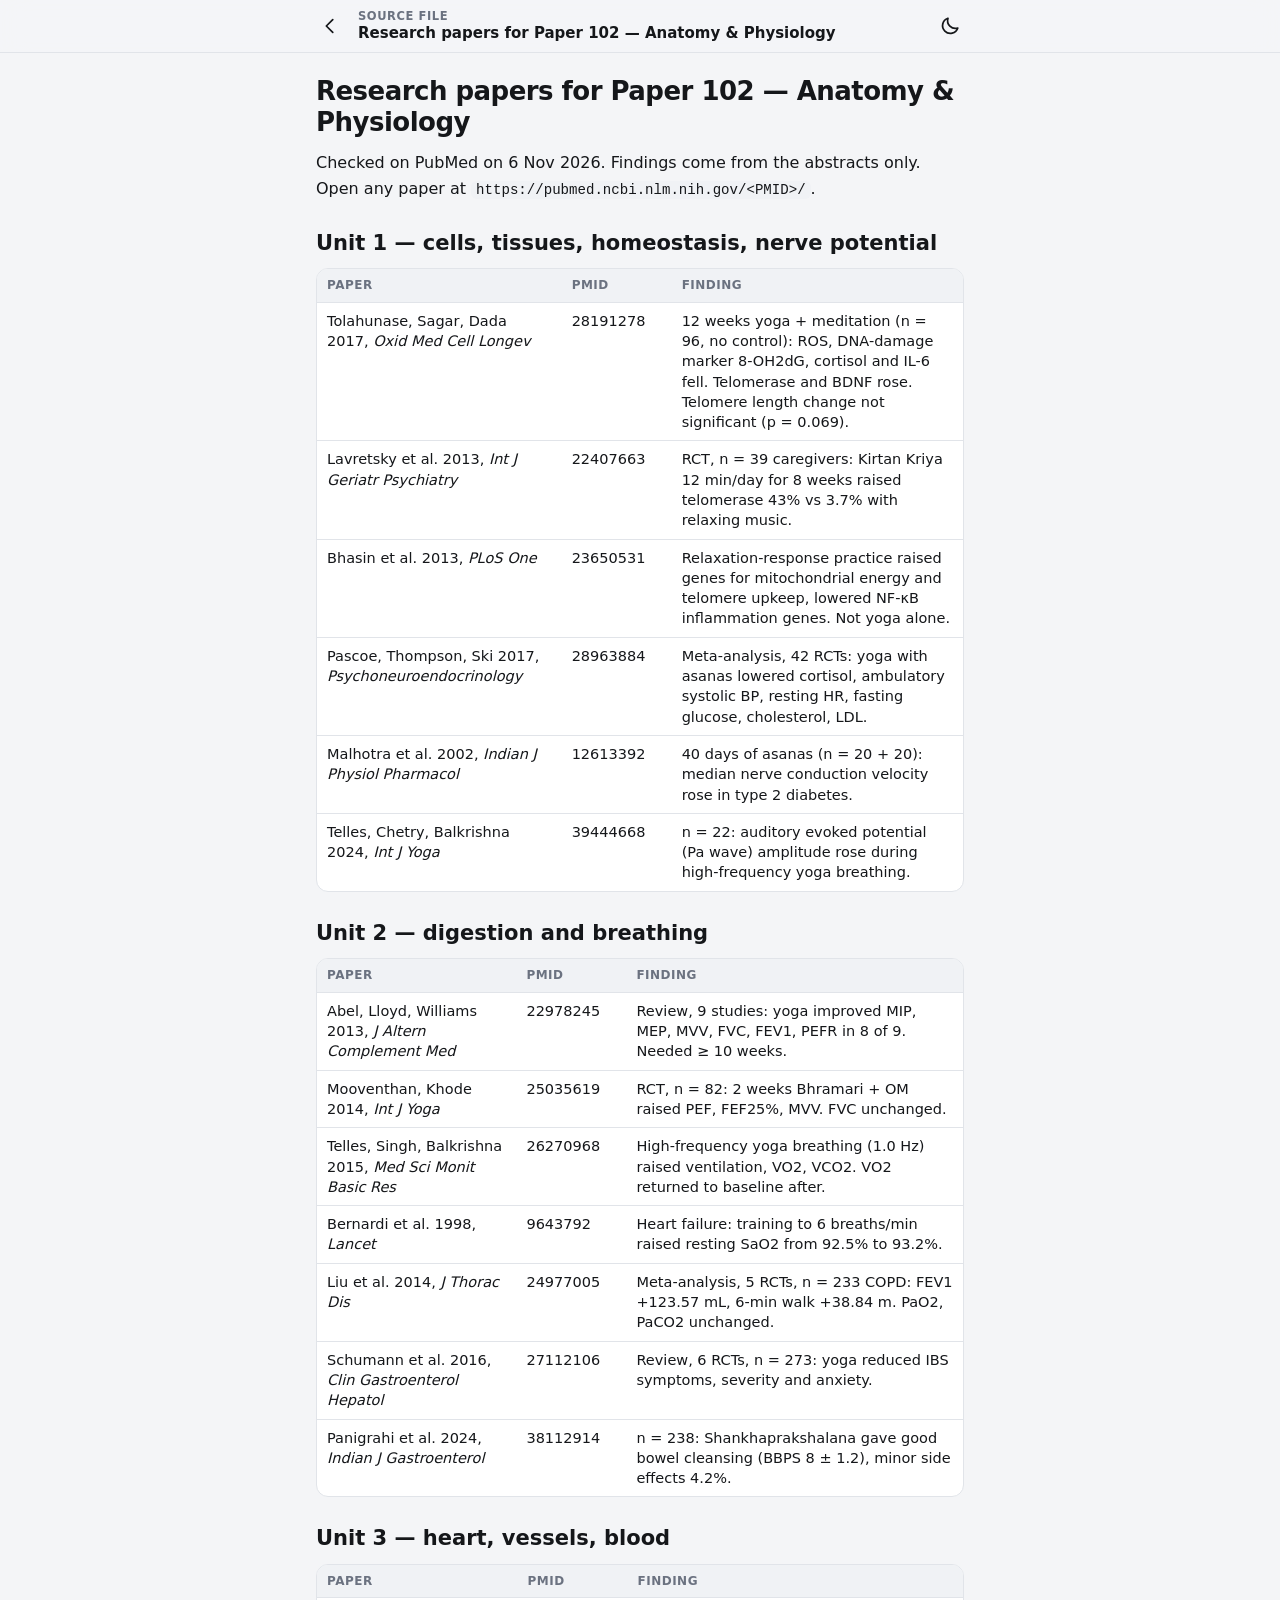
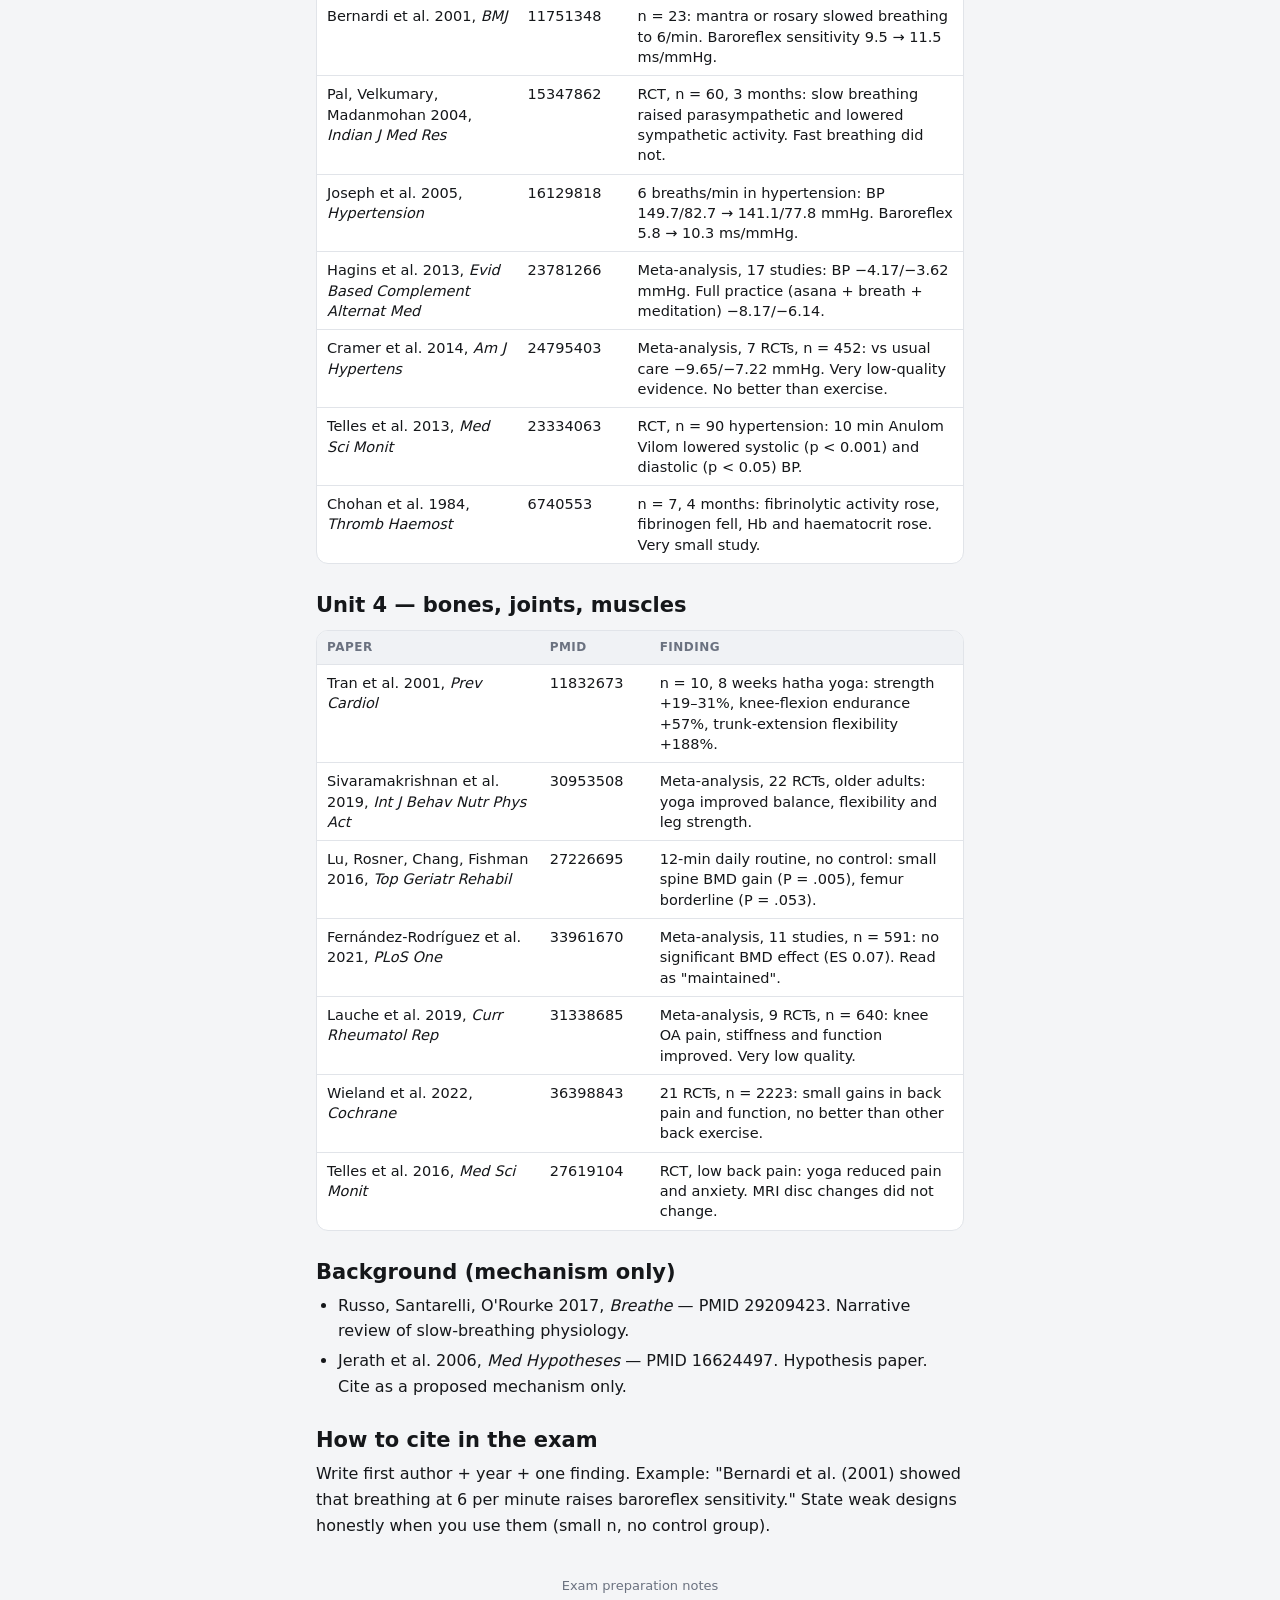
<file: sources/RESEARCH-102-anatomy-physiology.html>
<!DOCTYPE html>
<html lang="en">
<head>
<meta charset="UTF-8">
<meta name="robots" content="noindex, nofollow">
<meta name="viewport" content="width=device-width, initial-scale=1, viewport-fit=cover">
<meta name="theme-color" content="#f4f5f7">
<title>Research papers for Paper 102 — Anatomy &amp; Physiology</title>
<script>try{var t=localStorage.getItem('msc-theme');if(t)document.documentElement.setAttribute('data-theme',t)}catch(e){}</script>
<link rel="stylesheet" href="../assets/notes.css">
</head>
<body class="hub">
<div class="topbar">
  <div class="row">
    <a class="icon" href="../index.html" aria-label="All papers"><svg viewBox="0 0 24 24" aria-hidden="true"><path d="M15 5l-7 7 7 7"/></svg></a>
    <div class="loc" id="loc"><b>Source file</b><span>Research papers for Paper 102 — Anatomy &amp; Physiology</span></div>
    <button class="icon" id="themeBtn" type="button" aria-label="Switch light or dark"></button>
  </div>
</div>
<main class="doc">
<h1>Research papers for Paper 102 — Anatomy &amp; Physiology</h1>
<p>Checked on PubMed on 6 Nov 2026. Findings come from the abstracts only. Open any paper at <code>https://pubmed.ncbi.nlm.nih.gov/&lt;PMID&gt;/</code>.</p>
<h2>Unit 1 — cells, tissues, homeostasis, nerve potential</h2>
<table>
<thead>
<tr>
<th>Paper</th>
<th>PMID</th>
<th>Finding</th>
</tr>
</thead>
<tbody>
<tr>
<td>Tolahunase, Sagar, Dada 2017, <em>Oxid Med Cell Longev</em></td>
<td>28191278</td>
<td>12 weeks yoga + meditation (n = 96, no control): ROS, DNA-damage marker 8-OH2dG, cortisol and IL-6 fell. Telomerase and BDNF rose. Telomere length change not significant (p = 0.069).</td>
</tr>
<tr>
<td>Lavretsky et al. 2013, <em>Int J Geriatr Psychiatry</em></td>
<td>22407663</td>
<td>RCT, n = 39 caregivers: Kirtan Kriya 12 min/day for 8 weeks raised telomerase 43% vs 3.7% with relaxing music.</td>
</tr>
<tr>
<td>Bhasin et al. 2013, <em>PLoS One</em></td>
<td>23650531</td>
<td>Relaxation-response practice raised genes for mitochondrial energy and telomere upkeep, lowered NF-κB inflammation genes. Not yoga alone.</td>
</tr>
<tr>
<td>Pascoe, Thompson, Ski 2017, <em>Psychoneuroendocrinology</em></td>
<td>28963884</td>
<td>Meta-analysis, 42 RCTs: yoga with asanas lowered cortisol, ambulatory systolic BP, resting HR, fasting glucose, cholesterol, LDL.</td>
</tr>
<tr>
<td>Malhotra et al. 2002, <em>Indian J Physiol Pharmacol</em></td>
<td>12613392</td>
<td>40 days of asanas (n = 20 + 20): median nerve conduction velocity rose in type 2 diabetes.</td>
</tr>
<tr>
<td>Telles, Chetry, Balkrishna 2024, <em>Int J Yoga</em></td>
<td>39444668</td>
<td>n = 22: auditory evoked potential (Pa wave) amplitude rose during high-frequency yoga breathing.</td>
</tr>
</tbody>
</table>
<h2>Unit 2 — digestion and breathing</h2>
<table>
<thead>
<tr>
<th>Paper</th>
<th>PMID</th>
<th>Finding</th>
</tr>
</thead>
<tbody>
<tr>
<td>Abel, Lloyd, Williams 2013, <em>J Altern Complement Med</em></td>
<td>22978245</td>
<td>Review, 9 studies: yoga improved MIP, MEP, MVV, FVC, FEV1, PEFR in 8 of 9. Needed ≥ 10 weeks.</td>
</tr>
<tr>
<td>Mooventhan, Khode 2014, <em>Int J Yoga</em></td>
<td>25035619</td>
<td>RCT, n = 82: 2 weeks Bhramari + OM raised PEF, FEF25%, MVV. FVC unchanged.</td>
</tr>
<tr>
<td>Telles, Singh, Balkrishna 2015, <em>Med Sci Monit Basic Res</em></td>
<td>26270968</td>
<td>High-frequency yoga breathing (1.0 Hz) raised ventilation, VO2, VCO2. VO2 returned to baseline after.</td>
</tr>
<tr>
<td>Bernardi et al. 1998, <em>Lancet</em></td>
<td>9643792</td>
<td>Heart failure: training to 6 breaths/min raised resting SaO2 from 92.5% to 93.2%.</td>
</tr>
<tr>
<td>Liu et al. 2014, <em>J Thorac Dis</em></td>
<td>24977005</td>
<td>Meta-analysis, 5 RCTs, n = 233 COPD: FEV1 +123.57 mL, 6-min walk +38.84 m. PaO2, PaCO2 unchanged.</td>
</tr>
<tr>
<td>Schumann et al. 2016, <em>Clin Gastroenterol Hepatol</em></td>
<td>27112106</td>
<td>Review, 6 RCTs, n = 273: yoga reduced IBS symptoms, severity and anxiety.</td>
</tr>
<tr>
<td>Panigrahi et al. 2024, <em>Indian J Gastroenterol</em></td>
<td>38112914</td>
<td>n = 238: Shankhaprakshalana gave good bowel cleansing (BBPS 8 ± 1.2), minor side effects 4.2%.</td>
</tr>
</tbody>
</table>
<h2>Unit 3 — heart, vessels, blood</h2>
<table>
<thead>
<tr>
<th>Paper</th>
<th>PMID</th>
<th>Finding</th>
</tr>
</thead>
<tbody>
<tr>
<td>Bernardi et al. 2001, <em>BMJ</em></td>
<td>11751348</td>
<td>n = 23: mantra or rosary slowed breathing to 6/min. Baroreflex sensitivity 9.5 → 11.5 ms/mmHg.</td>
</tr>
<tr>
<td>Pal, Velkumary, Madanmohan 2004, <em>Indian J Med Res</em></td>
<td>15347862</td>
<td>RCT, n = 60, 3 months: slow breathing raised parasympathetic and lowered sympathetic activity. Fast breathing did not.</td>
</tr>
<tr>
<td>Joseph et al. 2005, <em>Hypertension</em></td>
<td>16129818</td>
<td>6 breaths/min in hypertension: BP 149.7/82.7 → 141.1/77.8 mmHg. Baroreflex 5.8 → 10.3 ms/mmHg.</td>
</tr>
<tr>
<td>Hagins et al. 2013, <em>Evid Based Complement Alternat Med</em></td>
<td>23781266</td>
<td>Meta-analysis, 17 studies: BP −4.17/−3.62 mmHg. Full practice (asana + breath + meditation) −8.17/−6.14.</td>
</tr>
<tr>
<td>Cramer et al. 2014, <em>Am J Hypertens</em></td>
<td>24795403</td>
<td>Meta-analysis, 7 RCTs, n = 452: vs usual care −9.65/−7.22 mmHg. Very low-quality evidence. No better than exercise.</td>
</tr>
<tr>
<td>Telles et al. 2013, <em>Med Sci Monit</em></td>
<td>23334063</td>
<td>RCT, n = 90 hypertension: 10 min Anulom Vilom lowered systolic (p &lt; 0.001) and diastolic (p &lt; 0.05) BP.</td>
</tr>
<tr>
<td>Chohan et al. 1984, <em>Thromb Haemost</em></td>
<td>6740553</td>
<td>n = 7, 4 months: fibrinolytic activity rose, fibrinogen fell, Hb and haematocrit rose. Very small study.</td>
</tr>
</tbody>
</table>
<h2>Unit 4 — bones, joints, muscles</h2>
<table>
<thead>
<tr>
<th>Paper</th>
<th>PMID</th>
<th>Finding</th>
</tr>
</thead>
<tbody>
<tr>
<td>Tran et al. 2001, <em>Prev Cardiol</em></td>
<td>11832673</td>
<td>n = 10, 8 weeks hatha yoga: strength +19–31%, knee-flexion endurance +57%, trunk-extension flexibility +188%.</td>
</tr>
<tr>
<td>Sivaramakrishnan et al. 2019, <em>Int J Behav Nutr Phys Act</em></td>
<td>30953508</td>
<td>Meta-analysis, 22 RCTs, older adults: yoga improved balance, flexibility and leg strength.</td>
</tr>
<tr>
<td>Lu, Rosner, Chang, Fishman 2016, <em>Top Geriatr Rehabil</em></td>
<td>27226695</td>
<td>12-min daily routine, no control: small spine BMD gain (P = .005), femur borderline (P = .053).</td>
</tr>
<tr>
<td>Fernández-Rodríguez et al. 2021, <em>PLoS One</em></td>
<td>33961670</td>
<td>Meta-analysis, 11 studies, n = 591: no significant BMD effect (ES 0.07). Read as "maintained".</td>
</tr>
<tr>
<td>Lauche et al. 2019, <em>Curr Rheumatol Rep</em></td>
<td>31338685</td>
<td>Meta-analysis, 9 RCTs, n = 640: knee OA pain, stiffness and function improved. Very low quality.</td>
</tr>
<tr>
<td>Wieland et al. 2022, <em>Cochrane</em></td>
<td>36398843</td>
<td>21 RCTs, n = 2223: small gains in back pain and function, no better than other back exercise.</td>
</tr>
<tr>
<td>Telles et al. 2016, <em>Med Sci Monit</em></td>
<td>27619104</td>
<td>RCT, low back pain: yoga reduced pain and anxiety. MRI disc changes did not change.</td>
</tr>
</tbody>
</table>
<h2>Background (mechanism only)</h2>
<ul>
<li>Russo, Santarelli, O'Rourke 2017, <em>Breathe</em> — PMID 29209423. Narrative review of slow-breathing physiology.</li>
<li>Jerath et al. 2006, <em>Med Hypotheses</em> — PMID 16624497. Hypothesis paper. Cite as a proposed mechanism only.</li>
</ul>
<h2>How to cite in the exam</h2>
<p>Write first author + year + one finding. Example: "Bernardi et al. (2001) showed that breathing at 6 per minute raises baroreflex sensitivity." State weak designs honestly when you use them (small n, no control group).</p>
</main>
<footer>Exam preparation notes</footer>
<script src="../assets/notes.js"></script>
</body>
</html>
</file>
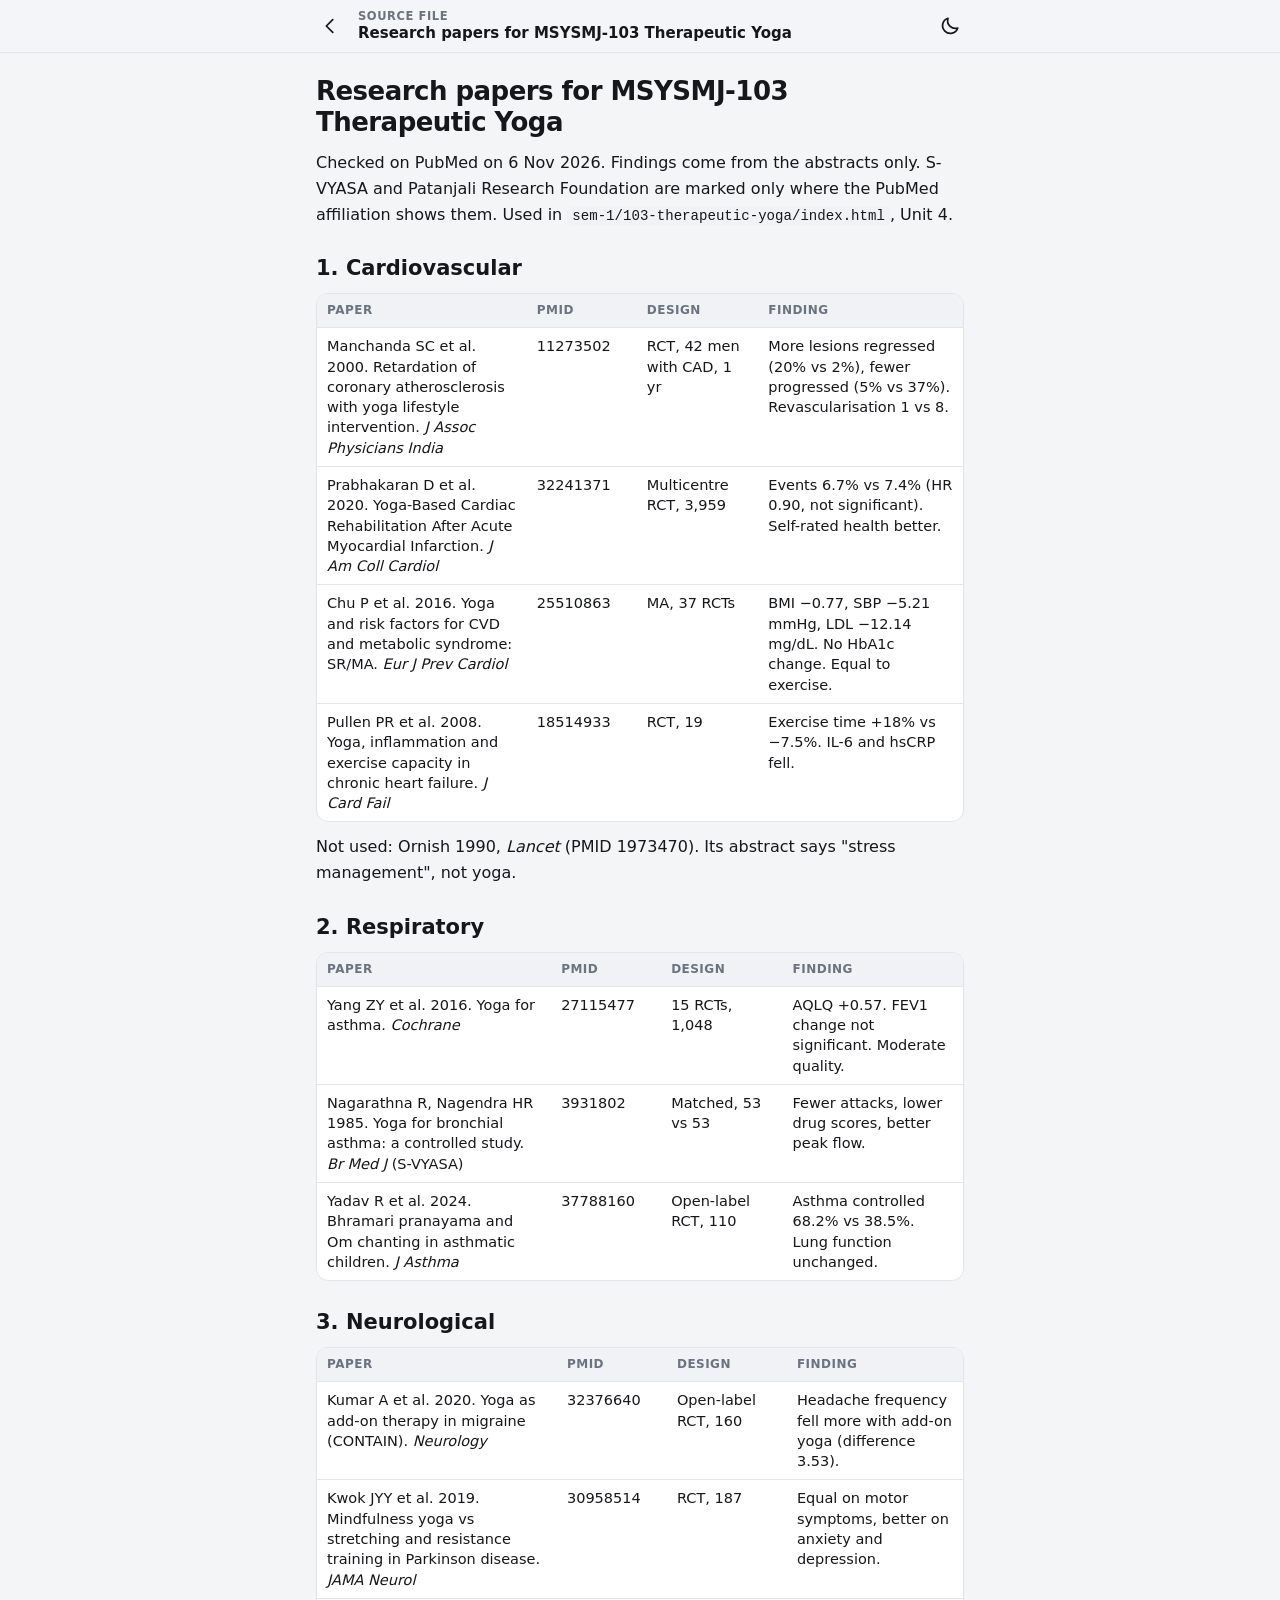
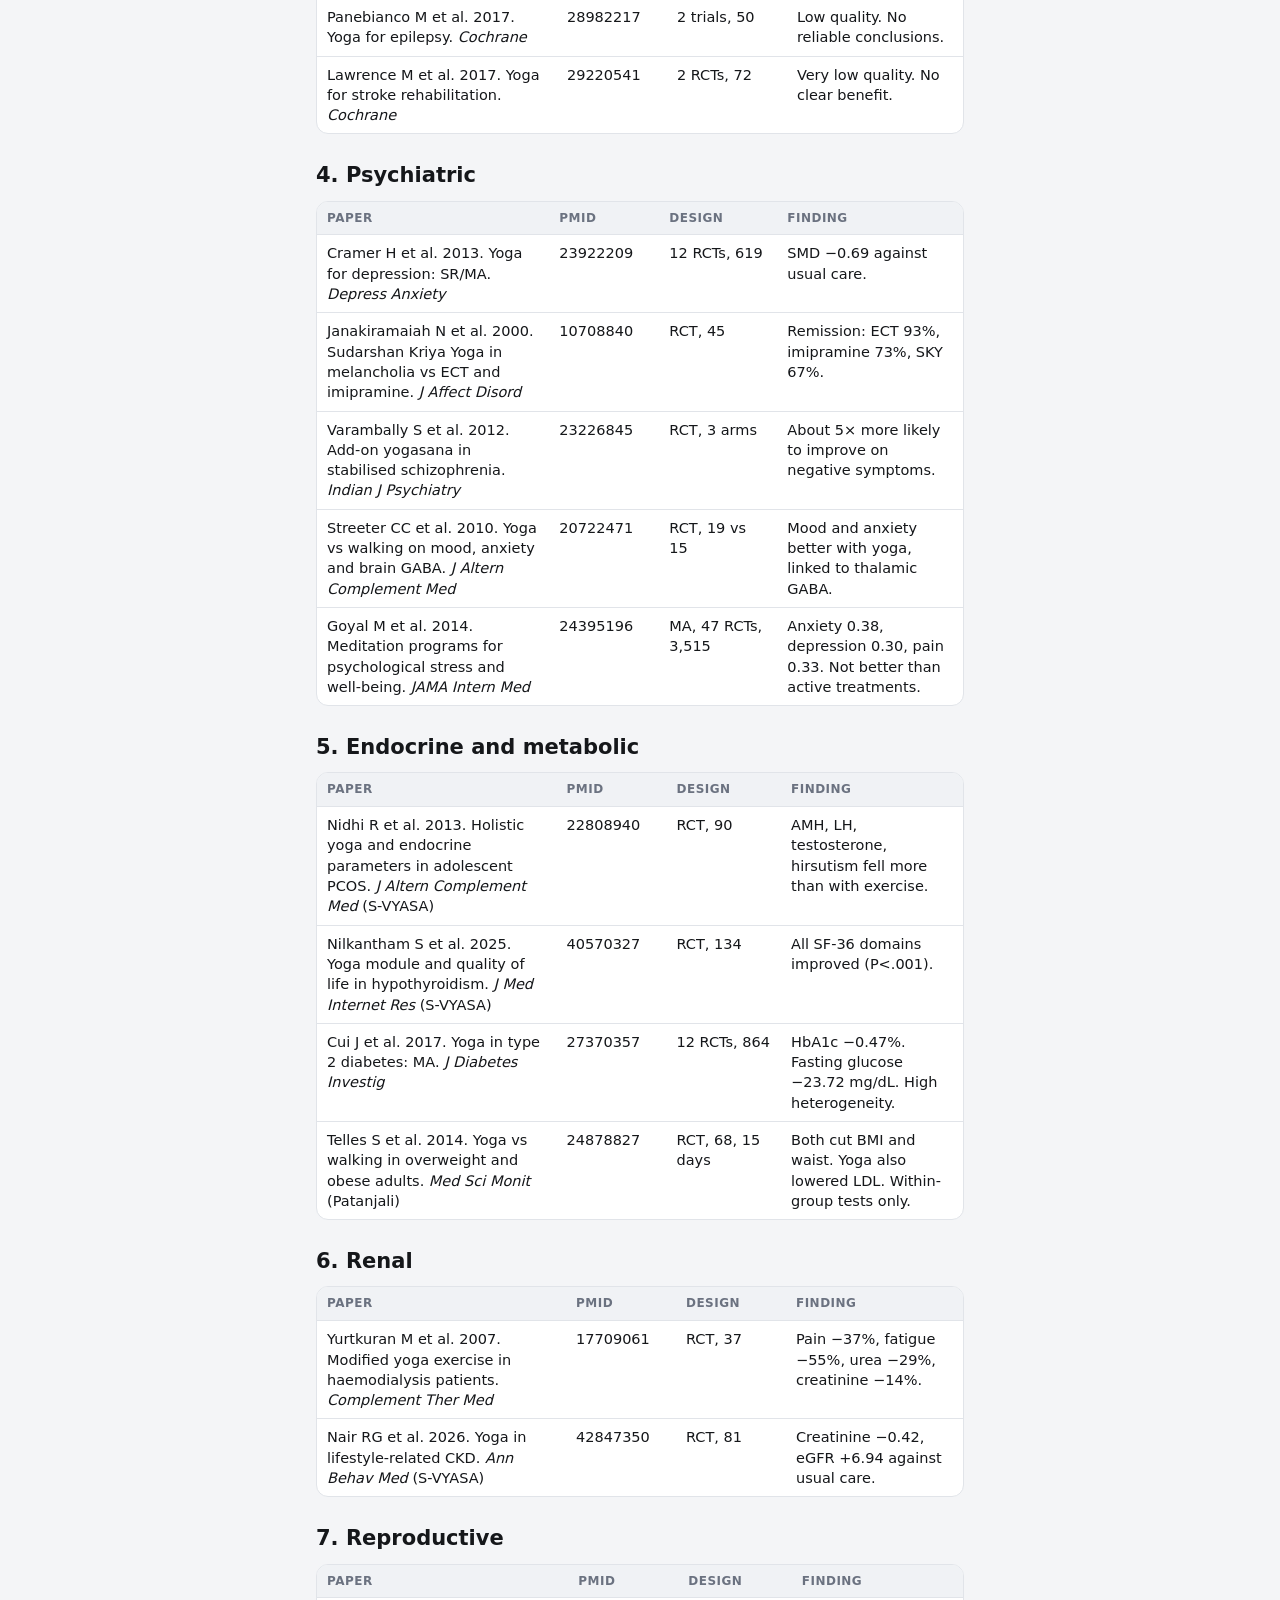
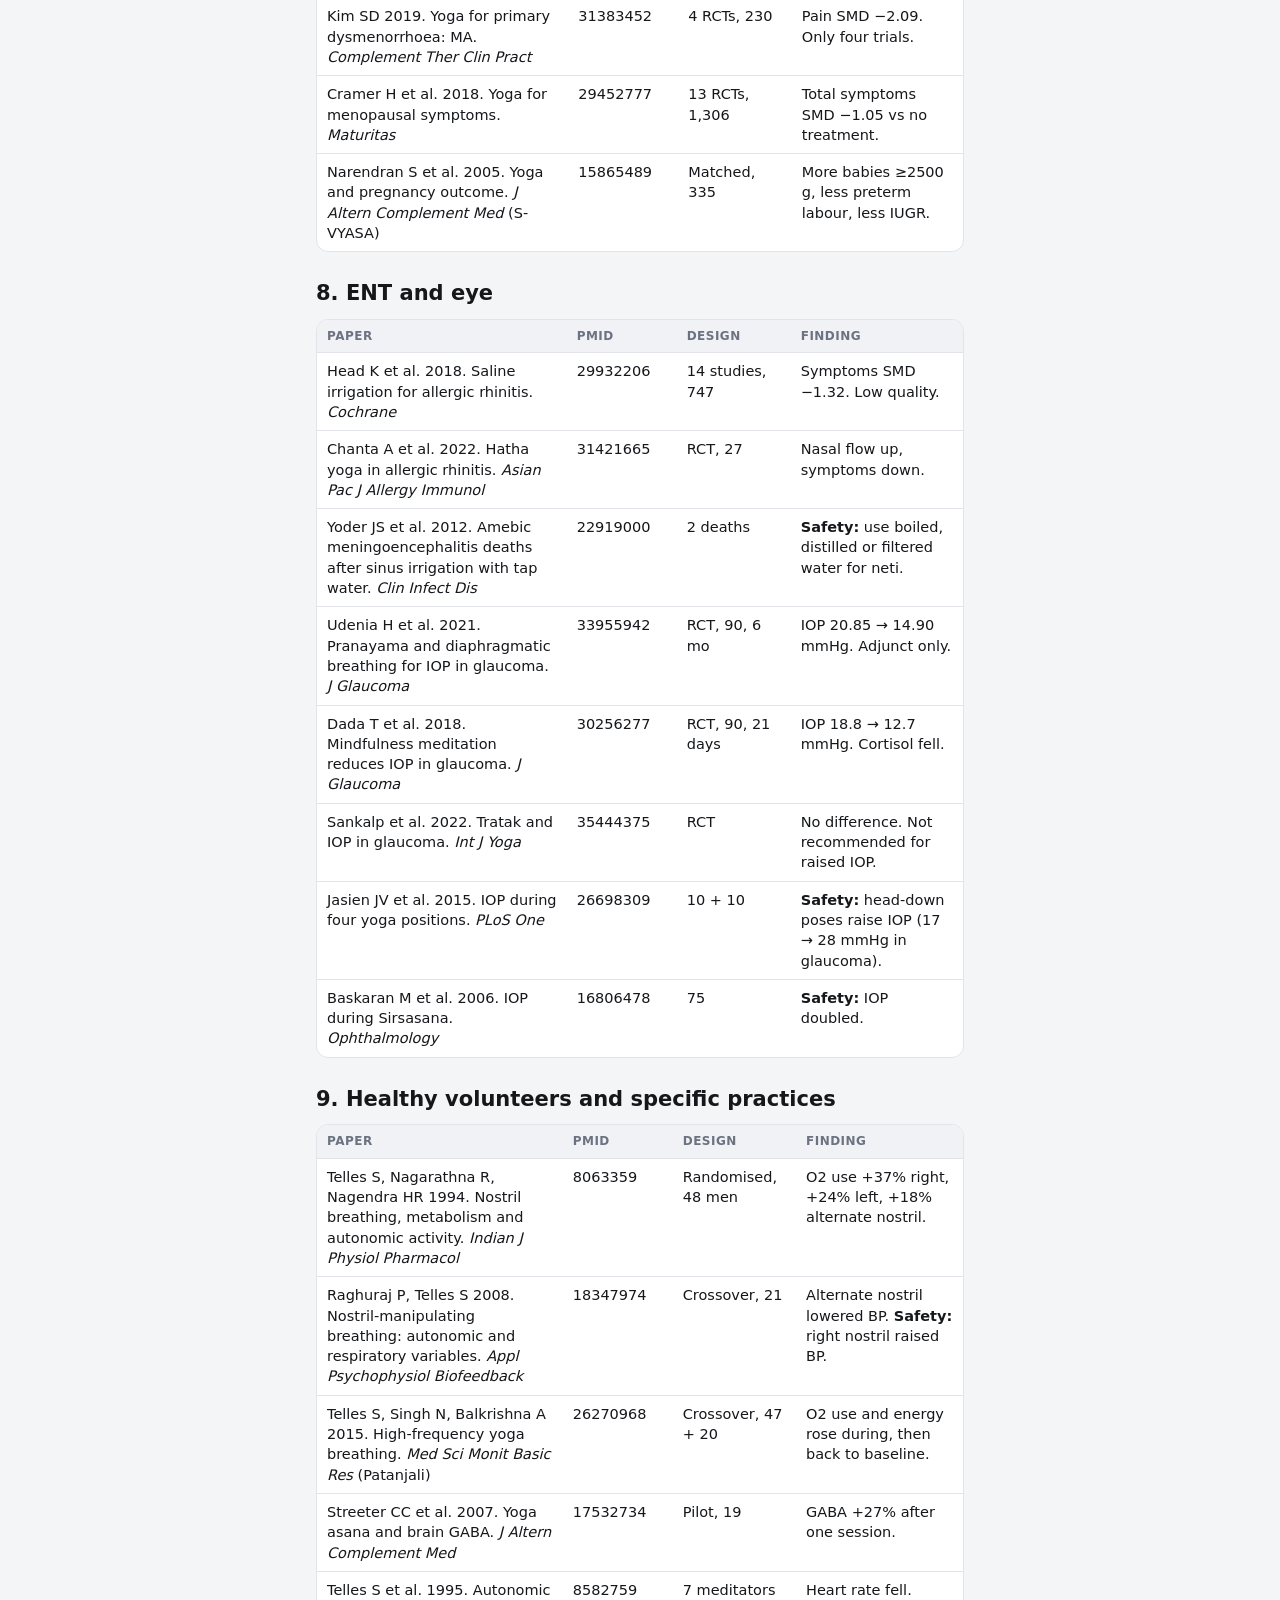
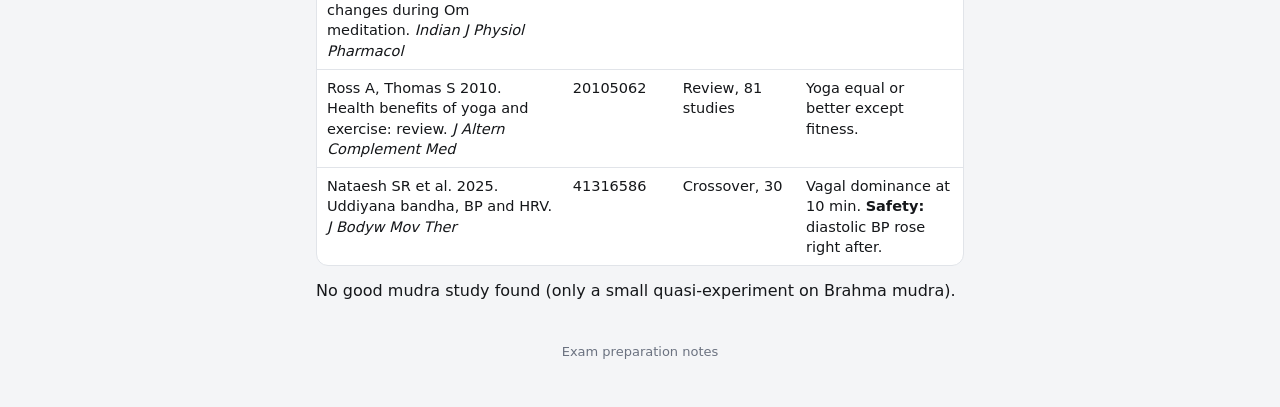
<file: sources/RESEARCH-103-therapeutic-yoga.html>
<!DOCTYPE html>
<html lang="en">
<head>
<meta charset="UTF-8">
<meta name="robots" content="noindex, nofollow">
<meta name="viewport" content="width=device-width, initial-scale=1, viewport-fit=cover">
<meta name="theme-color" content="#f4f5f7">
<title>Research papers for MSYSMJ-103 Therapeutic Yoga</title>
<script>try{var t=localStorage.getItem('msc-theme');if(t)document.documentElement.setAttribute('data-theme',t)}catch(e){}</script>
<link rel="stylesheet" href="../assets/notes.css">
</head>
<body class="hub">
<div class="topbar">
  <div class="row">
    <a class="icon" href="../index.html" aria-label="All papers"><svg viewBox="0 0 24 24" aria-hidden="true"><path d="M15 5l-7 7 7 7"/></svg></a>
    <div class="loc" id="loc"><b>Source file</b><span>Research papers for MSYSMJ-103 Therapeutic Yoga</span></div>
    <button class="icon" id="themeBtn" type="button" aria-label="Switch light or dark"></button>
  </div>
</div>
<main class="doc">
<h1>Research papers for MSYSMJ-103 Therapeutic Yoga</h1>
<p>Checked on PubMed on 6 Nov 2026. Findings come from the abstracts only. S-VYASA and Patanjali Research Foundation are marked only where the PubMed affiliation shows them. Used in <code>sem-1/103-therapeutic-yoga/index.html</code>, Unit 4.</p>
<h2>1. Cardiovascular</h2>
<table>
<thead>
<tr>
<th>Paper</th>
<th>PMID</th>
<th>Design</th>
<th>Finding</th>
</tr>
</thead>
<tbody>
<tr>
<td>Manchanda SC et al. 2000. Retardation of coronary atherosclerosis with yoga lifestyle intervention. <em>J Assoc Physicians India</em></td>
<td>11273502</td>
<td>RCT, 42 men with CAD, 1 yr</td>
<td>More lesions regressed (20% vs 2%), fewer progressed (5% vs 37%). Revascularisation 1 vs 8.</td>
</tr>
<tr>
<td>Prabhakaran D et al. 2020. Yoga-Based Cardiac Rehabilitation After Acute Myocardial Infarction. <em>J Am Coll Cardiol</em></td>
<td>32241371</td>
<td>Multicentre RCT, 3,959</td>
<td>Events 6.7% vs 7.4% (HR 0.90, not significant). Self-rated health better.</td>
</tr>
<tr>
<td>Chu P et al. 2016. Yoga and risk factors for CVD and metabolic syndrome: SR/MA. <em>Eur J Prev Cardiol</em></td>
<td>25510863</td>
<td>MA, 37 RCTs</td>
<td>BMI −0.77, SBP −5.21 mmHg, LDL −12.14 mg/dL. No HbA1c change. Equal to exercise.</td>
</tr>
<tr>
<td>Pullen PR et al. 2008. Yoga, inflammation and exercise capacity in chronic heart failure. <em>J Card Fail</em></td>
<td>18514933</td>
<td>RCT, 19</td>
<td>Exercise time +18% vs −7.5%. IL-6 and hsCRP fell.</td>
</tr>
</tbody>
</table>
<p>Not used: Ornish 1990, <em>Lancet</em> (PMID 1973470). Its abstract says "stress management", not yoga.</p>
<h2>2. Respiratory</h2>
<table>
<thead>
<tr>
<th>Paper</th>
<th>PMID</th>
<th>Design</th>
<th>Finding</th>
</tr>
</thead>
<tbody>
<tr>
<td>Yang ZY et al. 2016. Yoga for asthma. <em>Cochrane</em></td>
<td>27115477</td>
<td>15 RCTs, 1,048</td>
<td>AQLQ +0.57. FEV1 change not significant. Moderate quality.</td>
</tr>
<tr>
<td>Nagarathna R, Nagendra HR 1985. Yoga for bronchial asthma: a controlled study. <em>Br Med J</em> (S-VYASA)</td>
<td>3931802</td>
<td>Matched, 53 vs 53</td>
<td>Fewer attacks, lower drug scores, better peak flow.</td>
</tr>
<tr>
<td>Yadav R et al. 2024. Bhramari pranayama and Om chanting in asthmatic children. <em>J Asthma</em></td>
<td>37788160</td>
<td>Open-label RCT, 110</td>
<td>Asthma controlled 68.2% vs 38.5%. Lung function unchanged.</td>
</tr>
</tbody>
</table>
<h2>3. Neurological</h2>
<table>
<thead>
<tr>
<th>Paper</th>
<th>PMID</th>
<th>Design</th>
<th>Finding</th>
</tr>
</thead>
<tbody>
<tr>
<td>Kumar A et al. 2020. Yoga as add-on therapy in migraine (CONTAIN). <em>Neurology</em></td>
<td>32376640</td>
<td>Open-label RCT, 160</td>
<td>Headache frequency fell more with add-on yoga (difference 3.53).</td>
</tr>
<tr>
<td>Kwok JYY et al. 2019. Mindfulness yoga vs stretching and resistance training in Parkinson disease. <em>JAMA Neurol</em></td>
<td>30958514</td>
<td>RCT, 187</td>
<td>Equal on motor symptoms, better on anxiety and depression.</td>
</tr>
<tr>
<td>Panebianco M et al. 2017. Yoga for epilepsy. <em>Cochrane</em></td>
<td>28982217</td>
<td>2 trials, 50</td>
<td>Low quality. No reliable conclusions.</td>
</tr>
<tr>
<td>Lawrence M et al. 2017. Yoga for stroke rehabilitation. <em>Cochrane</em></td>
<td>29220541</td>
<td>2 RCTs, 72</td>
<td>Very low quality. No clear benefit.</td>
</tr>
</tbody>
</table>
<h2>4. Psychiatric</h2>
<table>
<thead>
<tr>
<th>Paper</th>
<th>PMID</th>
<th>Design</th>
<th>Finding</th>
</tr>
</thead>
<tbody>
<tr>
<td>Cramer H et al. 2013. Yoga for depression: SR/MA. <em>Depress Anxiety</em></td>
<td>23922209</td>
<td>12 RCTs, 619</td>
<td>SMD −0.69 against usual care.</td>
</tr>
<tr>
<td>Janakiramaiah N et al. 2000. Sudarshan Kriya Yoga in melancholia vs ECT and imipramine. <em>J Affect Disord</em></td>
<td>10708840</td>
<td>RCT, 45</td>
<td>Remission: ECT 93%, imipramine 73%, SKY 67%.</td>
</tr>
<tr>
<td>Varambally S et al. 2012. Add-on yogasana in stabilised schizophrenia. <em>Indian J Psychiatry</em></td>
<td>23226845</td>
<td>RCT, 3 arms</td>
<td>About 5× more likely to improve on negative symptoms.</td>
</tr>
<tr>
<td>Streeter CC et al. 2010. Yoga vs walking on mood, anxiety and brain GABA. <em>J Altern Complement Med</em></td>
<td>20722471</td>
<td>RCT, 19 vs 15</td>
<td>Mood and anxiety better with yoga, linked to thalamic GABA.</td>
</tr>
<tr>
<td>Goyal M et al. 2014. Meditation programs for psychological stress and well-being. <em>JAMA Intern Med</em></td>
<td>24395196</td>
<td>MA, 47 RCTs, 3,515</td>
<td>Anxiety 0.38, depression 0.30, pain 0.33. Not better than active treatments.</td>
</tr>
</tbody>
</table>
<h2>5. Endocrine and metabolic</h2>
<table>
<thead>
<tr>
<th>Paper</th>
<th>PMID</th>
<th>Design</th>
<th>Finding</th>
</tr>
</thead>
<tbody>
<tr>
<td>Nidhi R et al. 2013. Holistic yoga and endocrine parameters in adolescent PCOS. <em>J Altern Complement Med</em> (S-VYASA)</td>
<td>22808940</td>
<td>RCT, 90</td>
<td>AMH, LH, testosterone, hirsutism fell more than with exercise.</td>
</tr>
<tr>
<td>Nilkantham S et al. 2025. Yoga module and quality of life in hypothyroidism. <em>J Med Internet Res</em> (S-VYASA)</td>
<td>40570327</td>
<td>RCT, 134</td>
<td>All SF-36 domains improved (P&lt;.001).</td>
</tr>
<tr>
<td>Cui J et al. 2017. Yoga in type 2 diabetes: MA. <em>J Diabetes Investig</em></td>
<td>27370357</td>
<td>12 RCTs, 864</td>
<td>HbA1c −0.47%. Fasting glucose −23.72 mg/dL. High heterogeneity.</td>
</tr>
<tr>
<td>Telles S et al. 2014. Yoga vs walking in overweight and obese adults. <em>Med Sci Monit</em> (Patanjali)</td>
<td>24878827</td>
<td>RCT, 68, 15 days</td>
<td>Both cut BMI and waist. Yoga also lowered LDL. Within-group tests only.</td>
</tr>
</tbody>
</table>
<h2>6. Renal</h2>
<table>
<thead>
<tr>
<th>Paper</th>
<th>PMID</th>
<th>Design</th>
<th>Finding</th>
</tr>
</thead>
<tbody>
<tr>
<td>Yurtkuran M et al. 2007. Modified yoga exercise in haemodialysis patients. <em>Complement Ther Med</em></td>
<td>17709061</td>
<td>RCT, 37</td>
<td>Pain −37%, fatigue −55%, urea −29%, creatinine −14%.</td>
</tr>
<tr>
<td>Nair RG et al. 2026. Yoga in lifestyle-related CKD. <em>Ann Behav Med</em> (S-VYASA)</td>
<td>42847350</td>
<td>RCT, 81</td>
<td>Creatinine −0.42, eGFR +6.94 against usual care.</td>
</tr>
</tbody>
</table>
<h2>7. Reproductive</h2>
<table>
<thead>
<tr>
<th>Paper</th>
<th>PMID</th>
<th>Design</th>
<th>Finding</th>
</tr>
</thead>
<tbody>
<tr>
<td>Kim SD 2019. Yoga for primary dysmenorrhoea: MA. <em>Complement Ther Clin Pract</em></td>
<td>31383452</td>
<td>4 RCTs, 230</td>
<td>Pain SMD −2.09. Only four trials.</td>
</tr>
<tr>
<td>Cramer H et al. 2018. Yoga for menopausal symptoms. <em>Maturitas</em></td>
<td>29452777</td>
<td>13 RCTs, 1,306</td>
<td>Total symptoms SMD −1.05 vs no treatment.</td>
</tr>
<tr>
<td>Narendran S et al. 2005. Yoga and pregnancy outcome. <em>J Altern Complement Med</em> (S-VYASA)</td>
<td>15865489</td>
<td>Matched, 335</td>
<td>More babies ≥2500 g, less preterm labour, less IUGR.</td>
</tr>
</tbody>
</table>
<h2>8. ENT and eye</h2>
<table>
<thead>
<tr>
<th>Paper</th>
<th>PMID</th>
<th>Design</th>
<th>Finding</th>
</tr>
</thead>
<tbody>
<tr>
<td>Head K et al. 2018. Saline irrigation for allergic rhinitis. <em>Cochrane</em></td>
<td>29932206</td>
<td>14 studies, 747</td>
<td>Symptoms SMD −1.32. Low quality.</td>
</tr>
<tr>
<td>Chanta A et al. 2022. Hatha yoga in allergic rhinitis. <em>Asian Pac J Allergy Immunol</em></td>
<td>31421665</td>
<td>RCT, 27</td>
<td>Nasal flow up, symptoms down.</td>
</tr>
<tr>
<td>Yoder JS et al. 2012. Amebic meningoencephalitis deaths after sinus irrigation with tap water. <em>Clin Infect Dis</em></td>
<td>22919000</td>
<td>2 deaths</td>
<td><strong>Safety:</strong> use boiled, distilled or filtered water for neti.</td>
</tr>
<tr>
<td>Udenia H et al. 2021. Pranayama and diaphragmatic breathing for IOP in glaucoma. <em>J Glaucoma</em></td>
<td>33955942</td>
<td>RCT, 90, 6 mo</td>
<td>IOP 20.85 → 14.90 mmHg. Adjunct only.</td>
</tr>
<tr>
<td>Dada T et al. 2018. Mindfulness meditation reduces IOP in glaucoma. <em>J Glaucoma</em></td>
<td>30256277</td>
<td>RCT, 90, 21 days</td>
<td>IOP 18.8 → 12.7 mmHg. Cortisol fell.</td>
</tr>
<tr>
<td>Sankalp et al. 2022. Tratak and IOP in glaucoma. <em>Int J Yoga</em></td>
<td>35444375</td>
<td>RCT</td>
<td>No difference. Not recommended for raised IOP.</td>
</tr>
<tr>
<td>Jasien JV et al. 2015. IOP during four yoga positions. <em>PLoS One</em></td>
<td>26698309</td>
<td>10 + 10</td>
<td><strong>Safety:</strong> head-down poses raise IOP (17 → 28 mmHg in glaucoma).</td>
</tr>
<tr>
<td>Baskaran M et al. 2006. IOP during Sirsasana. <em>Ophthalmology</em></td>
<td>16806478</td>
<td>75</td>
<td><strong>Safety:</strong> IOP doubled.</td>
</tr>
</tbody>
</table>
<h2>9. Healthy volunteers and specific practices</h2>
<table>
<thead>
<tr>
<th>Paper</th>
<th>PMID</th>
<th>Design</th>
<th>Finding</th>
</tr>
</thead>
<tbody>
<tr>
<td>Telles S, Nagarathna R, Nagendra HR 1994. Nostril breathing, metabolism and autonomic activity. <em>Indian J Physiol Pharmacol</em></td>
<td>8063359</td>
<td>Randomised, 48 men</td>
<td>O2 use +37% right, +24% left, +18% alternate nostril.</td>
</tr>
<tr>
<td>Raghuraj P, Telles S 2008. Nostril-manipulating breathing: autonomic and respiratory variables. <em>Appl Psychophysiol Biofeedback</em></td>
<td>18347974</td>
<td>Crossover, 21</td>
<td>Alternate nostril lowered BP. <strong>Safety:</strong> right nostril raised BP.</td>
</tr>
<tr>
<td>Telles S, Singh N, Balkrishna A 2015. High-frequency yoga breathing. <em>Med Sci Monit Basic Res</em> (Patanjali)</td>
<td>26270968</td>
<td>Crossover, 47 + 20</td>
<td>O2 use and energy rose during, then back to baseline.</td>
</tr>
<tr>
<td>Streeter CC et al. 2007. Yoga asana and brain GABA. <em>J Altern Complement Med</em></td>
<td>17532734</td>
<td>Pilot, 19</td>
<td>GABA +27% after one session.</td>
</tr>
<tr>
<td>Telles S et al. 1995. Autonomic changes during Om meditation. <em>Indian J Physiol Pharmacol</em></td>
<td>8582759</td>
<td>7 meditators</td>
<td>Heart rate fell.</td>
</tr>
<tr>
<td>Ross A, Thomas S 2010. Health benefits of yoga and exercise: review. <em>J Altern Complement Med</em></td>
<td>20105062</td>
<td>Review, 81 studies</td>
<td>Yoga equal or better except fitness.</td>
</tr>
<tr>
<td>Nataesh SR et al. 2025. Uddiyana bandha, BP and HRV. <em>J Bodyw Mov Ther</em></td>
<td>41316586</td>
<td>Crossover, 30</td>
<td>Vagal dominance at 10 min. <strong>Safety:</strong> diastolic BP rose right after.</td>
</tr>
</tbody>
</table>
<p>No good mudra study found (only a small quasi-experiment on Brahma mudra).</p>
</main>
<footer>Exam preparation notes</footer>
<script src="../assets/notes.js"></script>
</body>
</html>
</file>
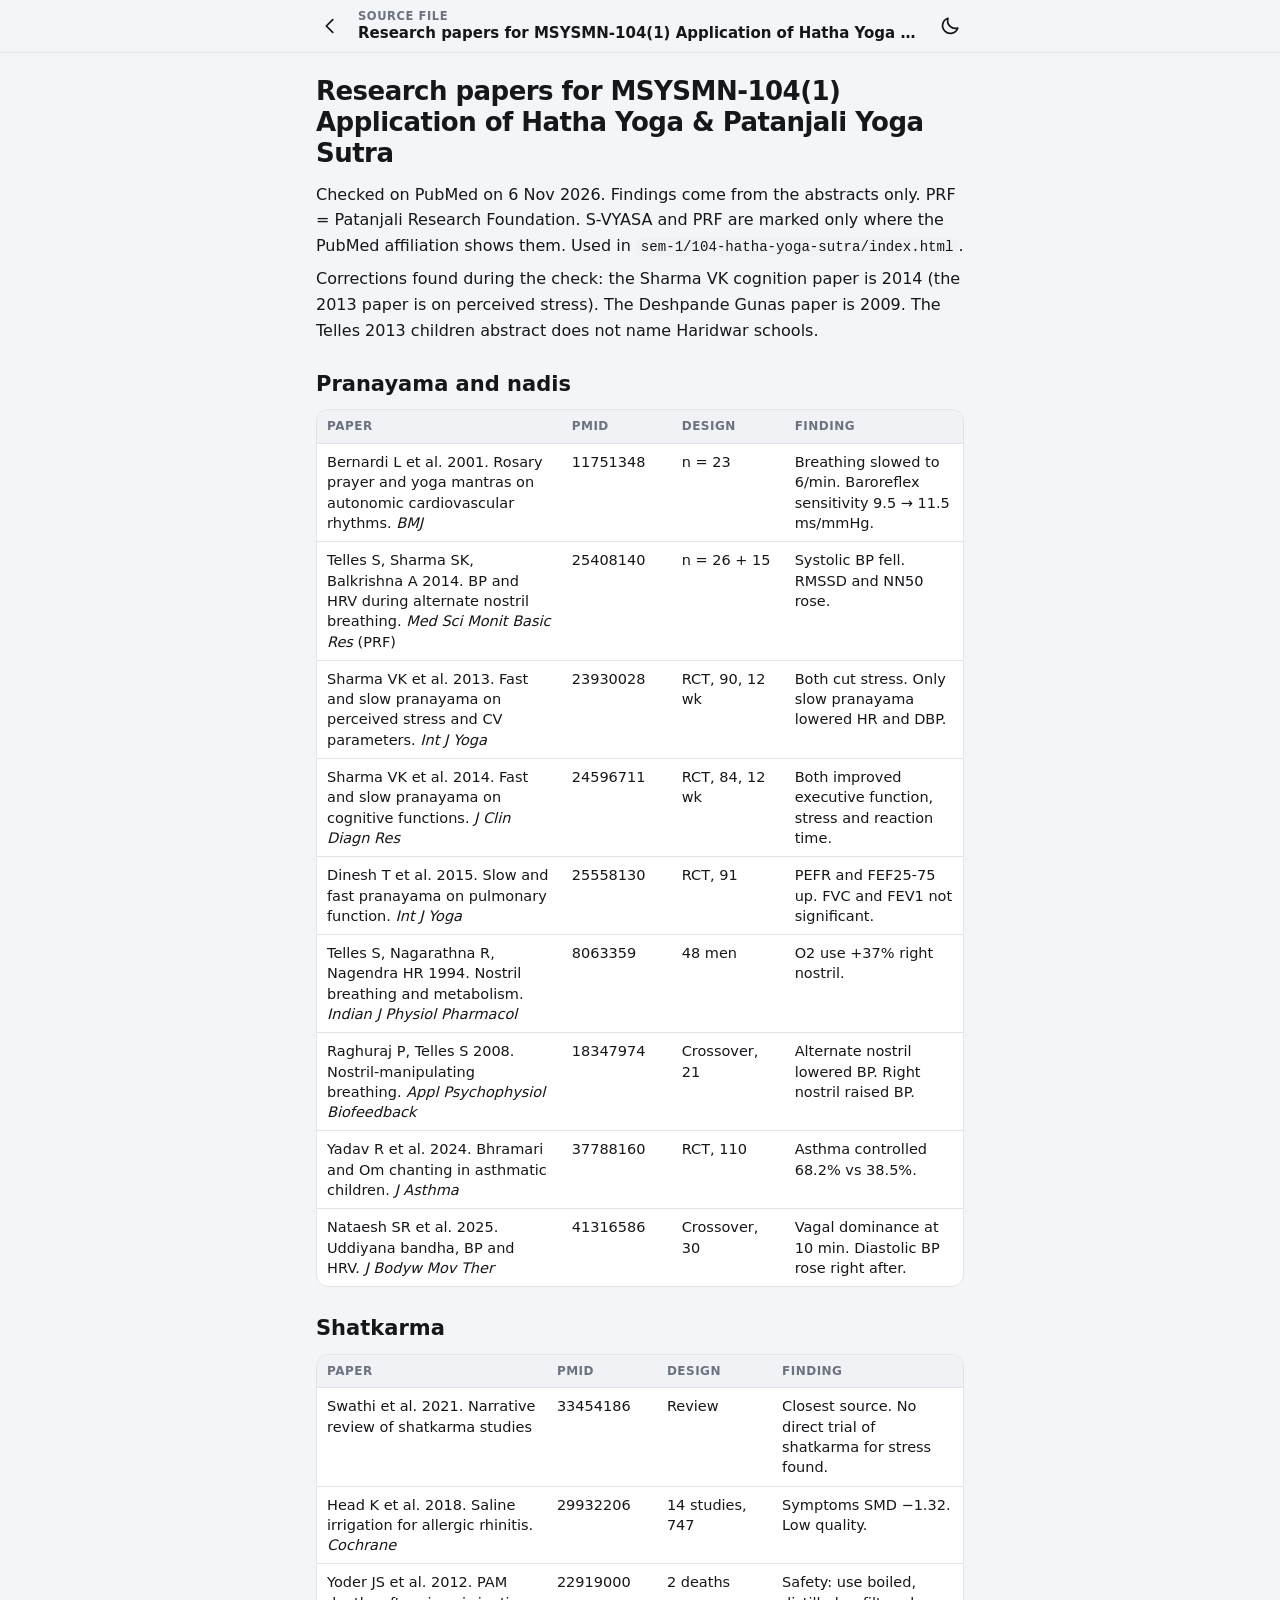
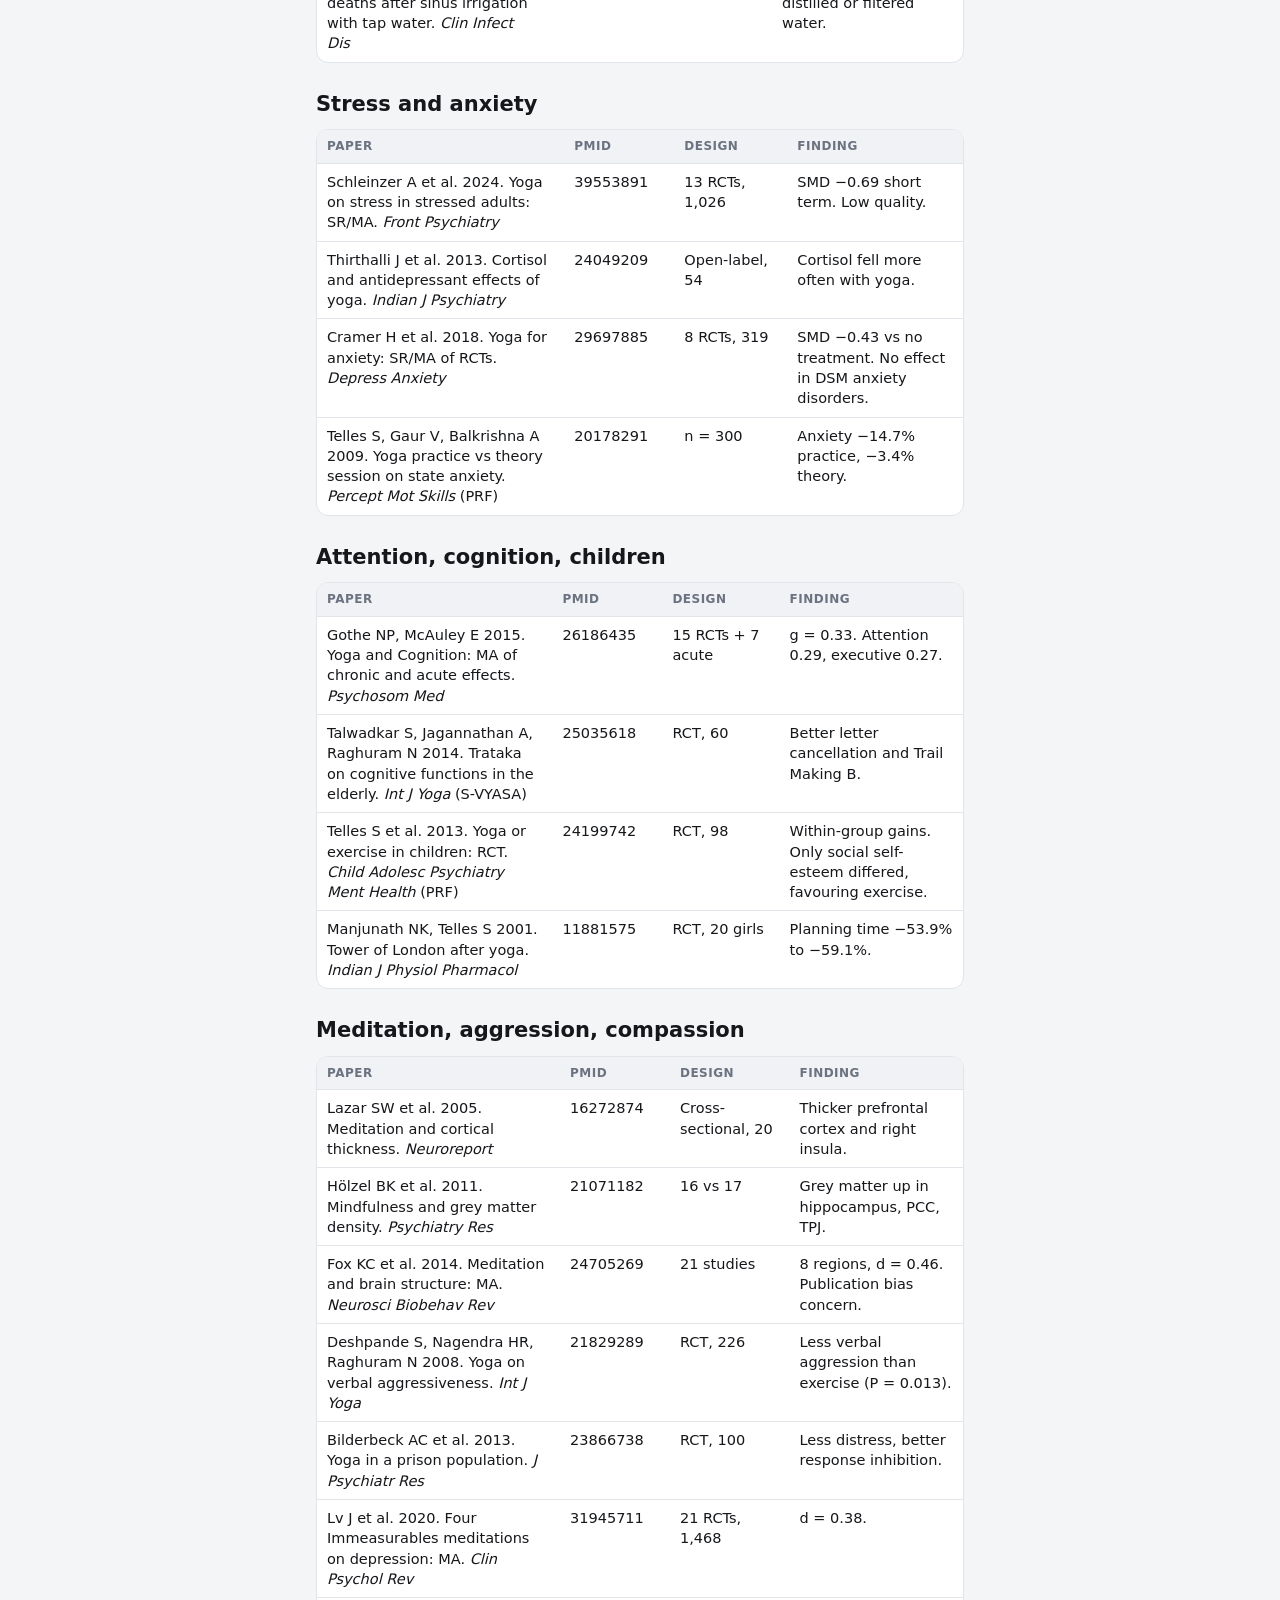
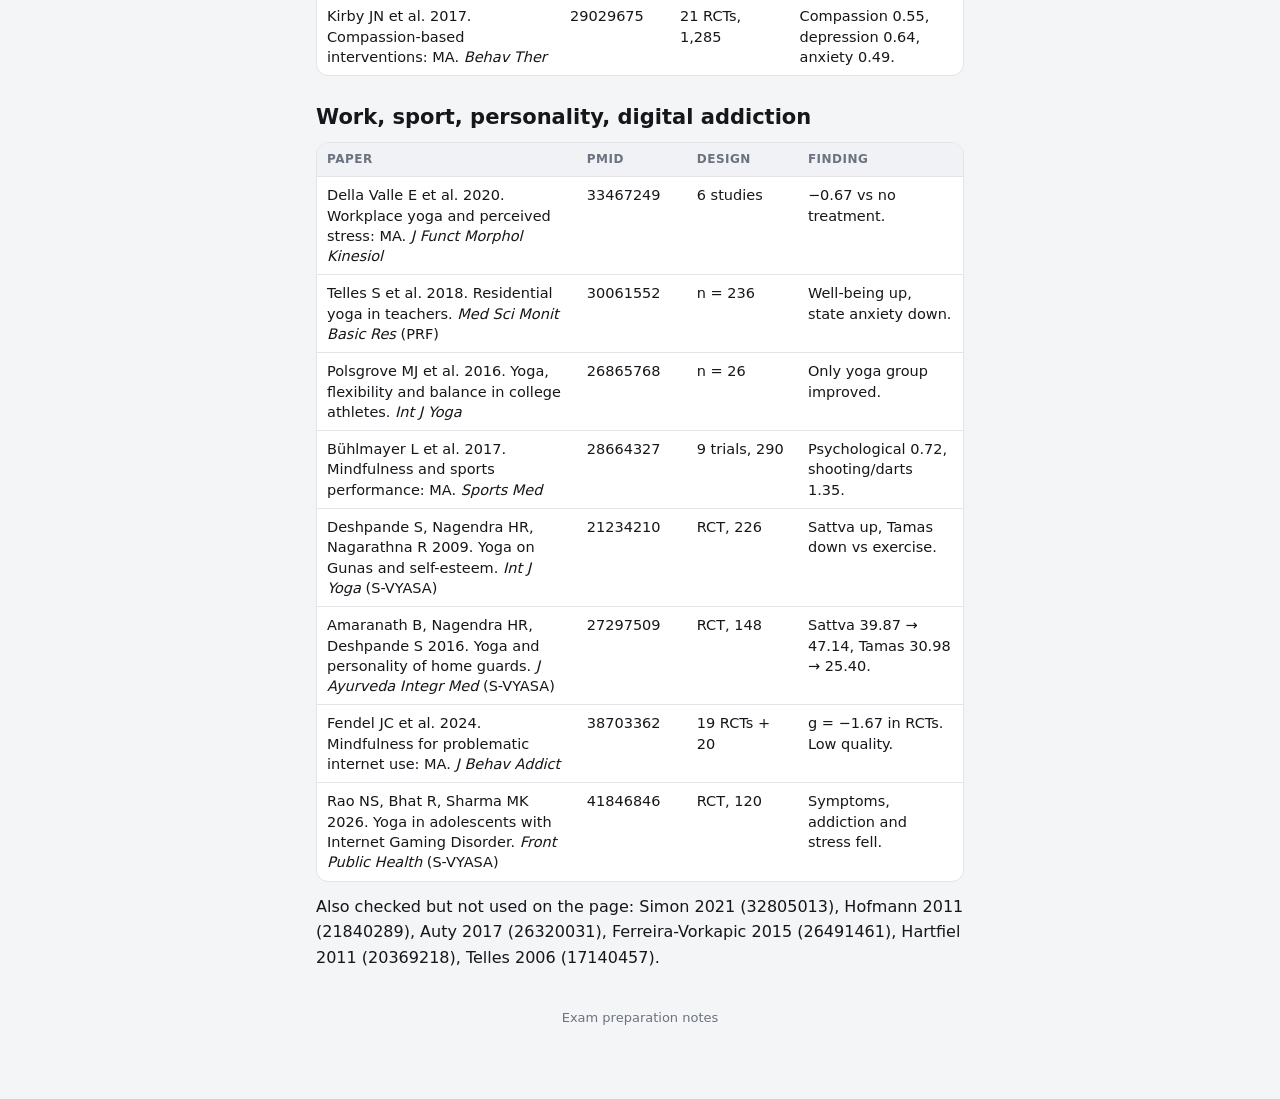
<file: sources/RESEARCH-104-hatha-yoga-sutra.html>
<!DOCTYPE html>
<html lang="en">
<head>
<meta charset="UTF-8">
<meta name="robots" content="noindex, nofollow">
<meta name="viewport" content="width=device-width, initial-scale=1, viewport-fit=cover">
<meta name="theme-color" content="#f4f5f7">
<title>Research papers for MSYSMN-104(1) Application of Hatha Yoga &amp; Patanjali Yoga Sutra</title>
<script>try{var t=localStorage.getItem('msc-theme');if(t)document.documentElement.setAttribute('data-theme',t)}catch(e){}</script>
<link rel="stylesheet" href="../assets/notes.css">
</head>
<body class="hub">
<div class="topbar">
  <div class="row">
    <a class="icon" href="../index.html" aria-label="All papers"><svg viewBox="0 0 24 24" aria-hidden="true"><path d="M15 5l-7 7 7 7"/></svg></a>
    <div class="loc" id="loc"><b>Source file</b><span>Research papers for MSYSMN-104(1) Application of Hatha Yoga &amp; Patanjali Yoga Sutra</span></div>
    <button class="icon" id="themeBtn" type="button" aria-label="Switch light or dark"></button>
  </div>
</div>
<main class="doc">
<h1>Research papers for MSYSMN-104(1) Application of Hatha Yoga &amp; Patanjali Yoga Sutra</h1>
<p>Checked on PubMed on 6 Nov 2026. Findings come from the abstracts only. PRF = Patanjali Research Foundation. S-VYASA and PRF are marked only where the PubMed affiliation shows them. Used in <code>sem-1/104-hatha-yoga-sutra/index.html</code>.</p>
<p>Corrections found during the check: the Sharma VK cognition paper is 2014 (the 2013 paper is on perceived stress). The Deshpande Gunas paper is 2009. The Telles 2013 children abstract does not name Haridwar schools.</p>
<h2>Pranayama and nadis</h2>
<table>
<thead>
<tr>
<th>Paper</th>
<th>PMID</th>
<th>Design</th>
<th>Finding</th>
</tr>
</thead>
<tbody>
<tr>
<td>Bernardi L et al. 2001. Rosary prayer and yoga mantras on autonomic cardiovascular rhythms. <em>BMJ</em></td>
<td>11751348</td>
<td>n = 23</td>
<td>Breathing slowed to 6/min. Baroreflex sensitivity 9.5 → 11.5 ms/mmHg.</td>
</tr>
<tr>
<td>Telles S, Sharma SK, Balkrishna A 2014. BP and HRV during alternate nostril breathing. <em>Med Sci Monit Basic Res</em> (PRF)</td>
<td>25408140</td>
<td>n = 26 + 15</td>
<td>Systolic BP fell. RMSSD and NN50 rose.</td>
</tr>
<tr>
<td>Sharma VK et al. 2013. Fast and slow pranayama on perceived stress and CV parameters. <em>Int J Yoga</em></td>
<td>23930028</td>
<td>RCT, 90, 12 wk</td>
<td>Both cut stress. Only slow pranayama lowered HR and DBP.</td>
</tr>
<tr>
<td>Sharma VK et al. 2014. Fast and slow pranayama on cognitive functions. <em>J Clin Diagn Res</em></td>
<td>24596711</td>
<td>RCT, 84, 12 wk</td>
<td>Both improved executive function, stress and reaction time.</td>
</tr>
<tr>
<td>Dinesh T et al. 2015. Slow and fast pranayama on pulmonary function. <em>Int J Yoga</em></td>
<td>25558130</td>
<td>RCT, 91</td>
<td>PEFR and FEF25-75 up. FVC and FEV1 not significant.</td>
</tr>
<tr>
<td>Telles S, Nagarathna R, Nagendra HR 1994. Nostril breathing and metabolism. <em>Indian J Physiol Pharmacol</em></td>
<td>8063359</td>
<td>48 men</td>
<td>O2 use +37% right nostril.</td>
</tr>
<tr>
<td>Raghuraj P, Telles S 2008. Nostril-manipulating breathing. <em>Appl Psychophysiol Biofeedback</em></td>
<td>18347974</td>
<td>Crossover, 21</td>
<td>Alternate nostril lowered BP. Right nostril raised BP.</td>
</tr>
<tr>
<td>Yadav R et al. 2024. Bhramari and Om chanting in asthmatic children. <em>J Asthma</em></td>
<td>37788160</td>
<td>RCT, 110</td>
<td>Asthma controlled 68.2% vs 38.5%.</td>
</tr>
<tr>
<td>Nataesh SR et al. 2025. Uddiyana bandha, BP and HRV. <em>J Bodyw Mov Ther</em></td>
<td>41316586</td>
<td>Crossover, 30</td>
<td>Vagal dominance at 10 min. Diastolic BP rose right after.</td>
</tr>
</tbody>
</table>
<h2>Shatkarma</h2>
<table>
<thead>
<tr>
<th>Paper</th>
<th>PMID</th>
<th>Design</th>
<th>Finding</th>
</tr>
</thead>
<tbody>
<tr>
<td>Swathi et al. 2021. Narrative review of shatkarma studies</td>
<td>33454186</td>
<td>Review</td>
<td>Closest source. No direct trial of shatkarma for stress found.</td>
</tr>
<tr>
<td>Head K et al. 2018. Saline irrigation for allergic rhinitis. <em>Cochrane</em></td>
<td>29932206</td>
<td>14 studies, 747</td>
<td>Symptoms SMD −1.32. Low quality.</td>
</tr>
<tr>
<td>Yoder JS et al. 2012. PAM deaths after sinus irrigation with tap water. <em>Clin Infect Dis</em></td>
<td>22919000</td>
<td>2 deaths</td>
<td>Safety: use boiled, distilled or filtered water.</td>
</tr>
</tbody>
</table>
<h2>Stress and anxiety</h2>
<table>
<thead>
<tr>
<th>Paper</th>
<th>PMID</th>
<th>Design</th>
<th>Finding</th>
</tr>
</thead>
<tbody>
<tr>
<td>Schleinzer A et al. 2024. Yoga on stress in stressed adults: SR/MA. <em>Front Psychiatry</em></td>
<td>39553891</td>
<td>13 RCTs, 1,026</td>
<td>SMD −0.69 short term. Low quality.</td>
</tr>
<tr>
<td>Thirthalli J et al. 2013. Cortisol and antidepressant effects of yoga. <em>Indian J Psychiatry</em></td>
<td>24049209</td>
<td>Open-label, 54</td>
<td>Cortisol fell more often with yoga.</td>
</tr>
<tr>
<td>Cramer H et al. 2018. Yoga for anxiety: SR/MA of RCTs. <em>Depress Anxiety</em></td>
<td>29697885</td>
<td>8 RCTs, 319</td>
<td>SMD −0.43 vs no treatment. No effect in DSM anxiety disorders.</td>
</tr>
<tr>
<td>Telles S, Gaur V, Balkrishna A 2009. Yoga practice vs theory session on state anxiety. <em>Percept Mot Skills</em> (PRF)</td>
<td>20178291</td>
<td>n = 300</td>
<td>Anxiety −14.7% practice, −3.4% theory.</td>
</tr>
</tbody>
</table>
<h2>Attention, cognition, children</h2>
<table>
<thead>
<tr>
<th>Paper</th>
<th>PMID</th>
<th>Design</th>
<th>Finding</th>
</tr>
</thead>
<tbody>
<tr>
<td>Gothe NP, McAuley E 2015. Yoga and Cognition: MA of chronic and acute effects. <em>Psychosom Med</em></td>
<td>26186435</td>
<td>15 RCTs + 7 acute</td>
<td>g = 0.33. Attention 0.29, executive 0.27.</td>
</tr>
<tr>
<td>Talwadkar S, Jagannathan A, Raghuram N 2014. Trataka on cognitive functions in the elderly. <em>Int J Yoga</em> (S-VYASA)</td>
<td>25035618</td>
<td>RCT, 60</td>
<td>Better letter cancellation and Trail Making B.</td>
</tr>
<tr>
<td>Telles S et al. 2013. Yoga or exercise in children: RCT. <em>Child Adolesc Psychiatry Ment Health</em> (PRF)</td>
<td>24199742</td>
<td>RCT, 98</td>
<td>Within-group gains. Only social self-esteem differed, favouring exercise.</td>
</tr>
<tr>
<td>Manjunath NK, Telles S 2001. Tower of London after yoga. <em>Indian J Physiol Pharmacol</em></td>
<td>11881575</td>
<td>RCT, 20 girls</td>
<td>Planning time −53.9% to −59.1%.</td>
</tr>
</tbody>
</table>
<h2>Meditation, aggression, compassion</h2>
<table>
<thead>
<tr>
<th>Paper</th>
<th>PMID</th>
<th>Design</th>
<th>Finding</th>
</tr>
</thead>
<tbody>
<tr>
<td>Lazar SW et al. 2005. Meditation and cortical thickness. <em>Neuroreport</em></td>
<td>16272874</td>
<td>Cross-sectional, 20</td>
<td>Thicker prefrontal cortex and right insula.</td>
</tr>
<tr>
<td>Hölzel BK et al. 2011. Mindfulness and grey matter density. <em>Psychiatry Res</em></td>
<td>21071182</td>
<td>16 vs 17</td>
<td>Grey matter up in hippocampus, PCC, TPJ.</td>
</tr>
<tr>
<td>Fox KC et al. 2014. Meditation and brain structure: MA. <em>Neurosci Biobehav Rev</em></td>
<td>24705269</td>
<td>21 studies</td>
<td>8 regions, d = 0.46. Publication bias concern.</td>
</tr>
<tr>
<td>Deshpande S, Nagendra HR, Raghuram N 2008. Yoga on verbal aggressiveness. <em>Int J Yoga</em></td>
<td>21829289</td>
<td>RCT, 226</td>
<td>Less verbal aggression than exercise (P = 0.013).</td>
</tr>
<tr>
<td>Bilderbeck AC et al. 2013. Yoga in a prison population. <em>J Psychiatr Res</em></td>
<td>23866738</td>
<td>RCT, 100</td>
<td>Less distress, better response inhibition.</td>
</tr>
<tr>
<td>Lv J et al. 2020. Four Immeasurables meditations on depression: MA. <em>Clin Psychol Rev</em></td>
<td>31945711</td>
<td>21 RCTs, 1,468</td>
<td>d = 0.38.</td>
</tr>
<tr>
<td>Kirby JN et al. 2017. Compassion-based interventions: MA. <em>Behav Ther</em></td>
<td>29029675</td>
<td>21 RCTs, 1,285</td>
<td>Compassion 0.55, depression 0.64, anxiety 0.49.</td>
</tr>
</tbody>
</table>
<h2>Work, sport, personality, digital addiction</h2>
<table>
<thead>
<tr>
<th>Paper</th>
<th>PMID</th>
<th>Design</th>
<th>Finding</th>
</tr>
</thead>
<tbody>
<tr>
<td>Della Valle E et al. 2020. Workplace yoga and perceived stress: MA. <em>J Funct Morphol Kinesiol</em></td>
<td>33467249</td>
<td>6 studies</td>
<td>−0.67 vs no treatment.</td>
</tr>
<tr>
<td>Telles S et al. 2018. Residential yoga in teachers. <em>Med Sci Monit Basic Res</em> (PRF)</td>
<td>30061552</td>
<td>n = 236</td>
<td>Well-being up, state anxiety down.</td>
</tr>
<tr>
<td>Polsgrove MJ et al. 2016. Yoga, flexibility and balance in college athletes. <em>Int J Yoga</em></td>
<td>26865768</td>
<td>n = 26</td>
<td>Only yoga group improved.</td>
</tr>
<tr>
<td>Bühlmayer L et al. 2017. Mindfulness and sports performance: MA. <em>Sports Med</em></td>
<td>28664327</td>
<td>9 trials, 290</td>
<td>Psychological 0.72, shooting/darts 1.35.</td>
</tr>
<tr>
<td>Deshpande S, Nagendra HR, Nagarathna R 2009. Yoga on Gunas and self-esteem. <em>Int J Yoga</em> (S-VYASA)</td>
<td>21234210</td>
<td>RCT, 226</td>
<td>Sattva up, Tamas down vs exercise.</td>
</tr>
<tr>
<td>Amaranath B, Nagendra HR, Deshpande S 2016. Yoga and personality of home guards. <em>J Ayurveda Integr Med</em> (S-VYASA)</td>
<td>27297509</td>
<td>RCT, 148</td>
<td>Sattva 39.87 → 47.14, Tamas 30.98 → 25.40.</td>
</tr>
<tr>
<td>Fendel JC et al. 2024. Mindfulness for problematic internet use: MA. <em>J Behav Addict</em></td>
<td>38703362</td>
<td>19 RCTs + 20</td>
<td>g = −1.67 in RCTs. Low quality.</td>
</tr>
<tr>
<td>Rao NS, Bhat R, Sharma MK 2026. Yoga in adolescents with Internet Gaming Disorder. <em>Front Public Health</em> (S-VYASA)</td>
<td>41846846</td>
<td>RCT, 120</td>
<td>Symptoms, addiction and stress fell.</td>
</tr>
</tbody>
</table>
<p>Also checked but not used on the page: Simon 2021 (32805013), Hofmann 2011 (21840289), Auty 2017 (26320031), Ferreira-Vorkapic 2015 (26491461), Hartfiel 2011 (20369218), Telles 2006 (17140457).</p>
</main>
<footer>Exam preparation notes</footer>
<script src="../assets/notes.js"></script>
</body>
</html>
</file>
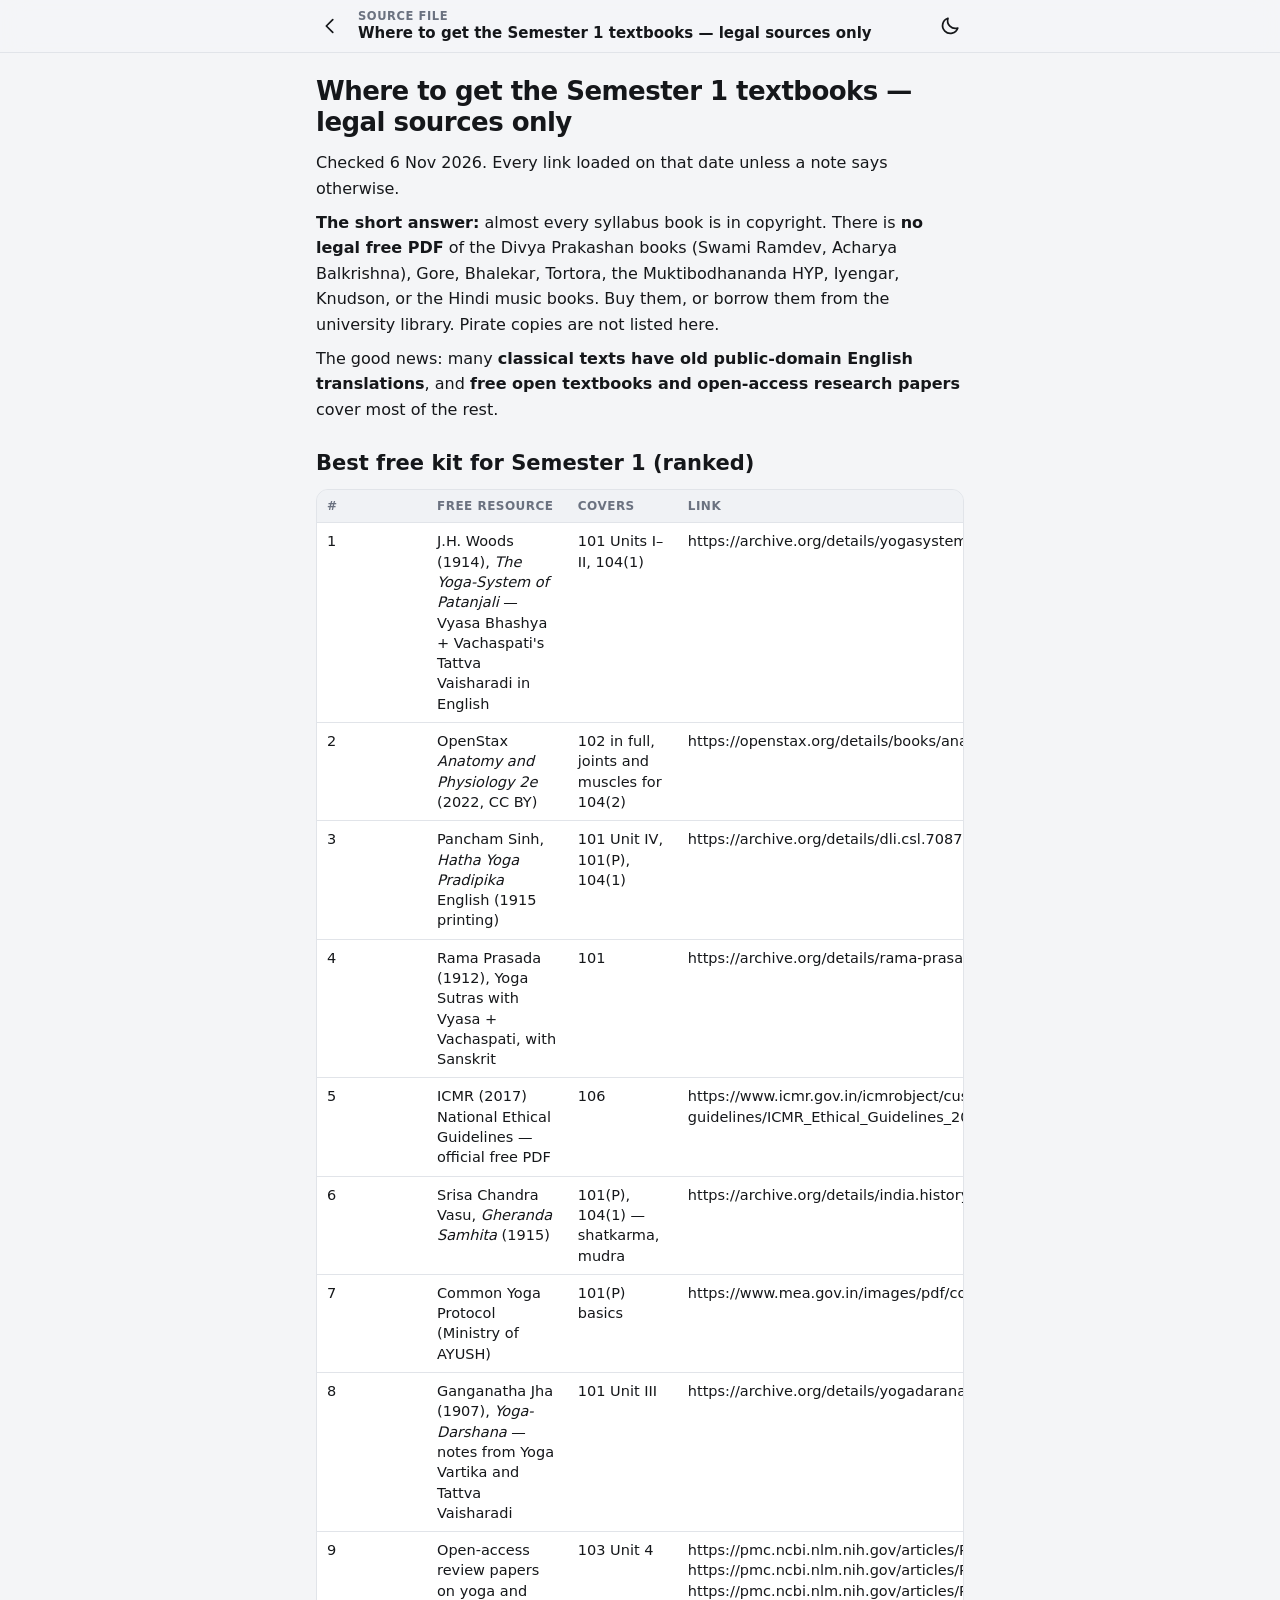
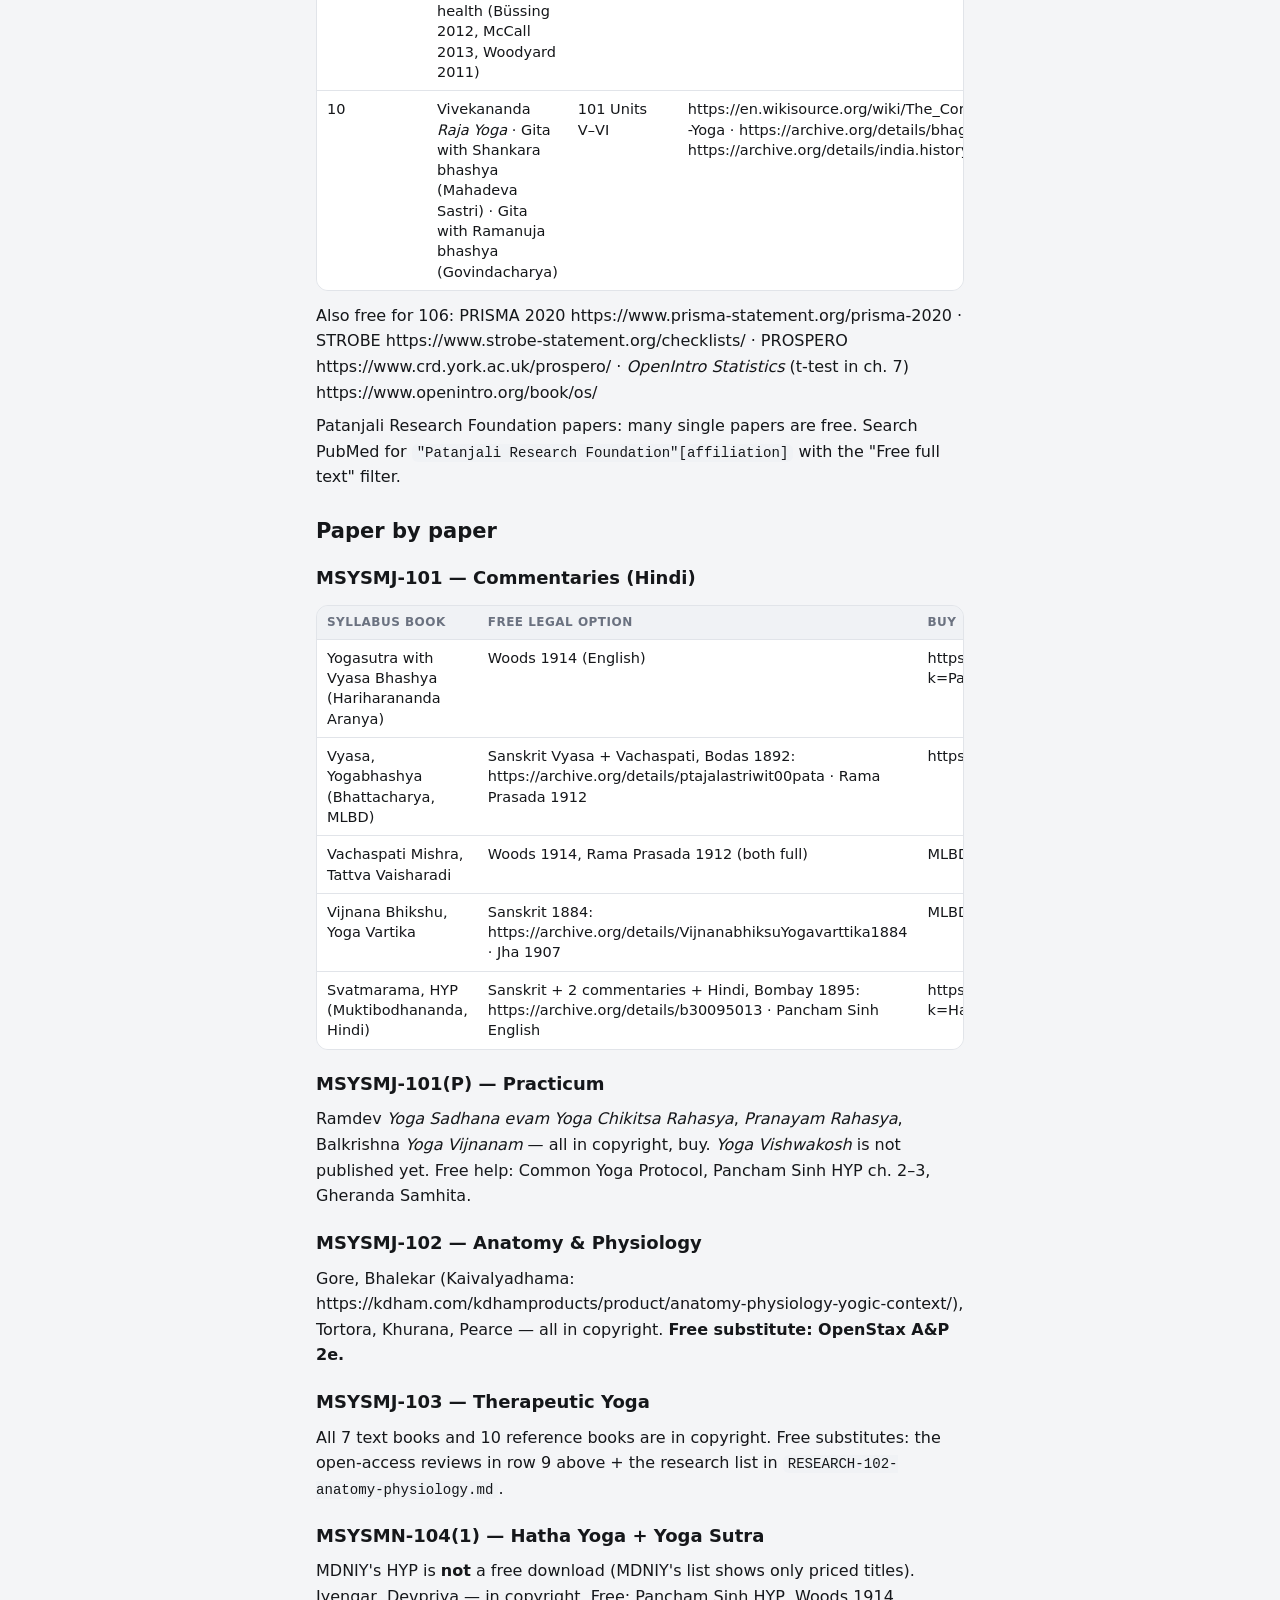
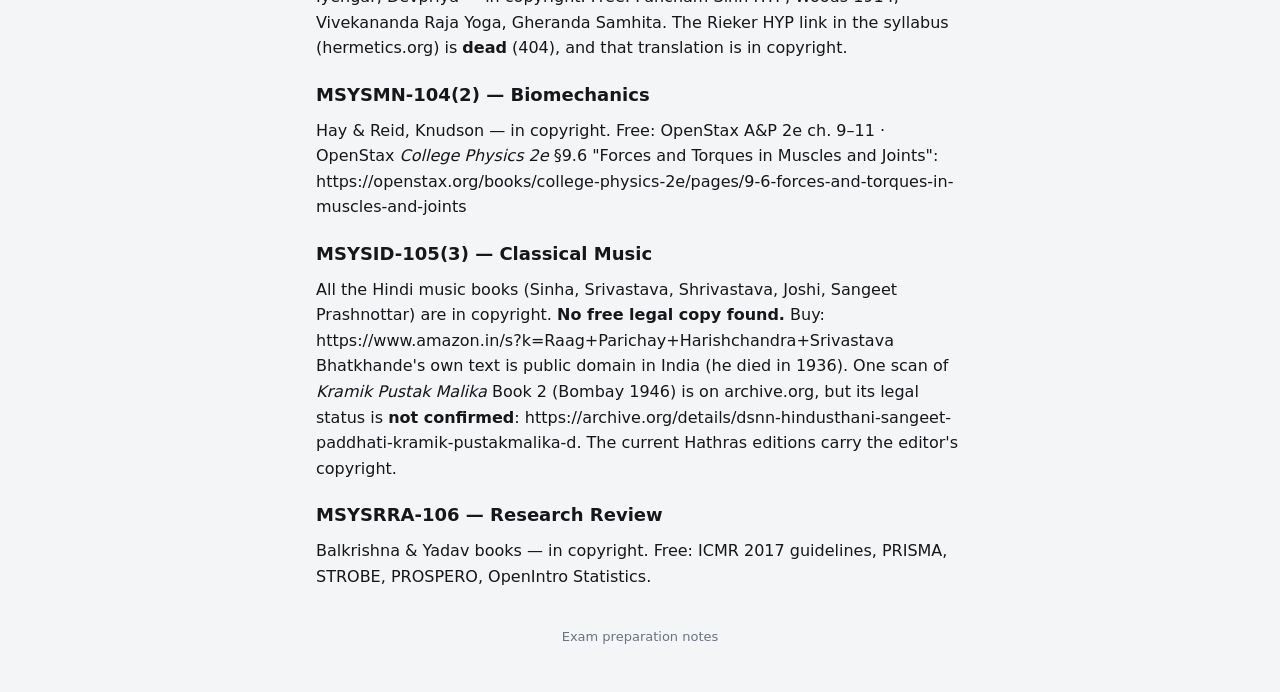
<file: sources/TEXTBOOKS.html>
<!DOCTYPE html>
<html lang="en">
<head>
<meta charset="UTF-8">
<meta name="robots" content="noindex, nofollow">
<meta name="viewport" content="width=device-width, initial-scale=1, viewport-fit=cover">
<meta name="theme-color" content="#f4f5f7">
<title>Where to get the Semester 1 textbooks — legal sources only</title>
<script>try{var t=localStorage.getItem('msc-theme');if(t)document.documentElement.setAttribute('data-theme',t)}catch(e){}</script>
<link rel="stylesheet" href="../assets/notes.css">
</head>
<body class="hub">
<div class="topbar">
  <div class="row">
    <a class="icon" href="../index.html" aria-label="All papers"><svg viewBox="0 0 24 24" aria-hidden="true"><path d="M15 5l-7 7 7 7"/></svg></a>
    <div class="loc" id="loc"><b>Source file</b><span>Where to get the Semester 1 textbooks — legal sources only</span></div>
    <button class="icon" id="themeBtn" type="button" aria-label="Switch light or dark"></button>
  </div>
</div>
<main class="doc">
<h1>Where to get the Semester 1 textbooks — legal sources only</h1>
<p>Checked 6 Nov 2026. Every link loaded on that date unless a note says otherwise.</p>
<p><strong>The short answer:</strong> almost every syllabus book is in copyright. There is <strong>no legal free PDF</strong> of the Divya Prakashan books (Swami Ramdev, Acharya Balkrishna), Gore, Bhalekar, Tortora, the Muktibodhananda HYP, Iyengar, Knudson, or the Hindi music books. Buy them, or borrow them from the university library. Pirate copies are not listed here.</p>
<p>The good news: many <strong>classical texts have old public-domain English translations</strong>, and <strong>free open textbooks and open-access research papers</strong> cover most of the rest.</p>
<h2>Best free kit for Semester 1 (ranked)</h2>
<table>
<thead>
<tr>
<th>#</th>
<th>Free resource</th>
<th>Covers</th>
<th>Link</th>
</tr>
</thead>
<tbody>
<tr>
<td>1</td>
<td>J.H. Woods (1914), <em>The Yoga-System of Patanjali</em> — Vyasa Bhashya + Vachaspati's Tattva Vaisharadi in English</td>
<td>101 Units I–II, 104(1)</td>
<td>https://archive.org/details/yogasystemofpata00wooduoft</td>
</tr>
<tr>
<td>2</td>
<td>OpenStax <em>Anatomy and Physiology 2e</em> (2022, CC BY)</td>
<td>102 in full, joints and muscles for 104(2)</td>
<td>https://openstax.org/details/books/anatomy-and-physiology-2e</td>
</tr>
<tr>
<td>3</td>
<td>Pancham Sinh, <em>Hatha Yoga Pradipika</em> English (1915 printing)</td>
<td>101 Unit IV, 101(P), 104(1)</td>
<td>https://archive.org/details/dli.csl.7087</td>
</tr>
<tr>
<td>4</td>
<td>Rama Prasada (1912), Yoga Sutras with Vyasa + Vachaspati, with Sanskrit</td>
<td>101</td>
<td>https://archive.org/details/rama-prasad-ys</td>
</tr>
<tr>
<td>5</td>
<td>ICMR (2017) National Ethical Guidelines — official free PDF</td>
<td>106</td>
<td>https://www.icmr.gov.in/icmrobject/custom_data/pdf/resource-guidelines/ICMR_Ethical_Guidelines_2017.pdf</td>
</tr>
<tr>
<td>6</td>
<td>Srisa Chandra Vasu, <em>Gheranda Samhita</em> (1915)</td>
<td>101(P), 104(1) — shatkarma, mudra</td>
<td>https://archive.org/details/india.history.resource.88861</td>
</tr>
<tr>
<td>7</td>
<td>Common Yoga Protocol (Ministry of AYUSH)</td>
<td>101(P) basics</td>
<td>https://www.mea.gov.in/images/pdf/common-yoga-protocol-english.pdf</td>
</tr>
<tr>
<td>8</td>
<td>Ganganatha Jha (1907), <em>Yoga-Darshana</em> — notes from Yoga Vartika and Tattva Vaisharadi</td>
<td>101 Unit III</td>
<td>https://archive.org/details/yogadaranasutra00patagoog</td>
</tr>
<tr>
<td>9</td>
<td>Open-access review papers on yoga and health (Büssing 2012, McCall 2013, Woodyard 2011)</td>
<td>103 Unit 4</td>
<td>https://pmc.ncbi.nlm.nih.gov/articles/PMC3447533/ · https://pmc.ncbi.nlm.nih.gov/articles/PMC3670548/ · https://pmc.ncbi.nlm.nih.gov/articles/PMC3193654/</td>
</tr>
<tr>
<td>10</td>
<td>Vivekananda <em>Raja Yoga</em> · Gita with Shankara bhashya (Mahadeva Sastri) · Gita with Ramanuja bhashya (Govindacharya)</td>
<td>101 Units V–VI</td>
<td>https://en.wikisource.org/wiki/The_Complete_Works_of_Swami_Vivekananda/Volume_1/Raja-Yoga · https://archive.org/details/bhagavadgitawith00maharich · https://archive.org/details/india.history.resource.74429</td>
</tr>
</tbody>
</table>
<p>Also free for 106: PRISMA 2020 https://www.prisma-statement.org/prisma-2020 · STROBE https://www.strobe-statement.org/checklists/ · PROSPERO https://www.crd.york.ac.uk/prospero/ · <em>OpenIntro Statistics</em> (t-test in ch. 7) https://www.openintro.org/book/os/</p>
<p>Patanjali Research Foundation papers: many single papers are free. Search PubMed for <code>"Patanjali Research Foundation"[affiliation]</code> with the "Free full text" filter.</p>
<h2>Paper by paper</h2>
<h3>MSYSMJ-101 — Commentaries (Hindi)</h3>
<table>
<thead>
<tr>
<th>Syllabus book</th>
<th>Free legal option</th>
<th>Buy</th>
</tr>
</thead>
<tbody>
<tr>
<td>Yogasutra with Vyasa Bhashya (Hariharananda Aranya)</td>
<td>Woods 1914 (English)</td>
<td>https://www.amazon.in/s?k=Patanjal+Yogadarshan+Hariharanand+Aranya</td>
</tr>
<tr>
<td>Vyasa, Yogabhashya (Bhattacharya, MLBD)</td>
<td>Sanskrit Vyasa + Vachaspati, Bodas 1892: https://archive.org/details/ptajalastriwit00pata · Rama Prasada 1912</td>
<td>https://www.motilalbanarsidass.com/</td>
</tr>
<tr>
<td>Vachaspati Mishra, Tattva Vaisharadi</td>
<td>Woods 1914, Rama Prasada 1912 (both full)</td>
<td>MLBD</td>
</tr>
<tr>
<td>Vijnana Bhikshu, Yoga Vartika</td>
<td>Sanskrit 1884: https://archive.org/details/VijnanabhiksuYogavarttika1884 · Jha 1907</td>
<td>MLBD</td>
</tr>
<tr>
<td>Svatmarama, HYP (Muktibodhananda, Hindi)</td>
<td>Sanskrit + 2 commentaries + Hindi, Bombay 1895: https://archive.org/details/b30095013 · Pancham Sinh English</td>
<td>https://www.amazon.in/s?k=Hatha+Yoga+Pradipika+Muktibodhananda</td>
</tr>
</tbody>
</table>
<h3>MSYSMJ-101(P) — Practicum</h3>
<p>Ramdev <em>Yoga Sadhana evam Yoga Chikitsa Rahasya</em>, <em>Pranayam Rahasya</em>, Balkrishna <em>Yoga Vijnanam</em> — all in copyright, buy. <em>Yoga Vishwakosh</em> is not published yet. Free help: Common Yoga Protocol, Pancham Sinh HYP ch. 2–3, Gheranda Samhita.</p>
<h3>MSYSMJ-102 — Anatomy &amp; Physiology</h3>
<p>Gore, Bhalekar (Kaivalyadhama: https://kdham.com/kdhamproducts/product/anatomy-physiology-yogic-context/), Tortora, Khurana, Pearce — all in copyright. <strong>Free substitute: OpenStax A&amp;P 2e.</strong></p>
<h3>MSYSMJ-103 — Therapeutic Yoga</h3>
<p>All 7 text books and 10 reference books are in copyright. Free substitutes: the open-access reviews in row 9 above + the research list in <code>RESEARCH-102-anatomy-physiology.md</code>.</p>
<h3>MSYSMN-104(1) — Hatha Yoga + Yoga Sutra</h3>
<p>MDNIY's HYP is <strong>not</strong> a free download (MDNIY's list shows only priced titles). Iyengar, Devpriya — in copyright. Free: Pancham Sinh HYP, Woods 1914, Vivekananda Raja Yoga, Gheranda Samhita. The Rieker HYP link in the syllabus (hermetics.org) is <strong>dead</strong> (404), and that translation is in copyright.</p>
<h3>MSYSMN-104(2) — Biomechanics</h3>
<p>Hay &amp; Reid, Knudson — in copyright. Free: OpenStax A&amp;P 2e ch. 9–11 · OpenStax <em>College Physics 2e</em> §9.6 "Forces and Torques in Muscles and Joints": https://openstax.org/books/college-physics-2e/pages/9-6-forces-and-torques-in-muscles-and-joints</p>
<h3>MSYSID-105(3) — Classical Music</h3>
<p>All the Hindi music books (Sinha, Srivastava, Shrivastava, Joshi, Sangeet Prashnottar) are in copyright. <strong>No free legal copy found.</strong> Buy: https://www.amazon.in/s?k=Raag+Parichay+Harishchandra+Srivastava
Bhatkhande's own text is public domain in India (he died in 1936). One scan of <em>Kramik Pustak Malika</em> Book 2 (Bombay 1946) is on archive.org, but its legal status is <strong>not confirmed</strong>: https://archive.org/details/dsnn-hindusthani-sangeet-paddhati-kramik-pustakmalika-d. The current Hathras editions carry the editor's copyright.</p>
<h3>MSYSRRA-106 — Research Review</h3>
<p>Balkrishna &amp; Yadav books — in copyright. Free: ICMR 2017 guidelines, PRISMA, STROBE, PROSPERO, OpenIntro Statistics.</p>
</main>
<footer>Exam preparation notes</footer>
<script src="../assets/notes.js"></script>
</body>
</html>
</file>
<file: assets/notes.css>
/* M.Sc. Yoga Science study notes — one shared look for every paper.
   Phone first (iPhone 17 Pro, 402 px wide). Light and dark themes. */

:root{
  --bg:#f4f5f7;--card:#ffffff;--soft:#f0f2f5;--soft2:#e3e7ec;--line:#e1e4e9;
  --text:#15171a;--text2:#454c58;--muted:#6b7280;
  --accent:#2456e8;--accent-soft:#eaf0fe;--on-accent:#ffffff;
  --good:#157f3d;--good-soft:#e5f4ea;
  --warn:#9a5800;--warn-soft:#fff2d9;
  --bad:#b42318;--bad-soft:#fdeceb;
  --shadow:0 1px 2px rgba(16,24,40,.05),0 1px 3px rgba(16,24,40,.06);
  --font:-apple-system,BlinkMacSystemFont,"SF Pro Text","Segoe UI",Roboto,"Noto Sans","Noto Sans Devanagari",system-ui,sans-serif;
  --mono:ui-monospace,"SF Mono",Menlo,Consolas,monospace;
  --top:52px;
  color-scheme:light;
}
@media (prefers-color-scheme:dark){:root:not([data-theme="light"]){
  --bg:#0d0f12;--card:#171a1f;--soft:#1f2329;--soft2:#2a2f37;--line:#2a2f37;
  --text:#eceef1;--text2:#bcc3cd;--muted:#8f98a5;
  --accent:#86a9ff;--accent-soft:#1b2640;--on-accent:#0d0f12;
  --good:#5fcb8a;--good-soft:#14281c;
  --warn:#f2b45a;--warn-soft:#2b2112;
  --bad:#ff8f85;--bad-soft:#331b1a;
  --shadow:none;color-scheme:dark;}}
:root[data-theme="dark"]{
  --bg:#0d0f12;--card:#171a1f;--soft:#1f2329;--soft2:#2a2f37;--line:#2a2f37;
  --text:#eceef1;--text2:#bcc3cd;--muted:#8f98a5;
  --accent:#86a9ff;--accent-soft:#1b2640;--on-accent:#0d0f12;
  --good:#5fcb8a;--good-soft:#14281c;
  --warn:#f2b45a;--warn-soft:#2b2112;
  --bad:#ff8f85;--bad-soft:#331b1a;
  --shadow:none;color-scheme:dark;}

*{box-sizing:border-box;margin:0;padding:0}
html{-webkit-text-size-adjust:100%;text-size-adjust:100%;scroll-behavior:smooth;scroll-padding-top:calc(var(--top) + env(safe-area-inset-top) + 8px)}
body{font-family:var(--font);font-size:17px;line-height:1.6;color:var(--text);background:var(--bg);
  -webkit-font-smoothing:antialiased;overflow-wrap:break-word;-webkit-tap-highlight-color:transparent;
  padding-top:calc(var(--top) + env(safe-area-inset-top));
  padding-bottom:calc(92px + env(safe-area-inset-bottom))}
a{color:var(--accent);text-decoration:none}
b,strong{font-weight:650}
button{font:inherit;color:inherit;touch-action:manipulation;cursor:pointer}
main,.hero,footer{max-width:680px;margin:0 auto;padding-left:max(16px,env(safe-area-inset-left));padding-right:max(16px,env(safe-area-inset-right))}
.k{display:block;font-size:12px;font-weight:600;letter-spacing:.06em;text-transform:uppercase;color:var(--muted)}

/* ---------- top bar ---------- */
.topbar{position:fixed;inset:0 0 auto 0;z-index:60;padding-top:env(safe-area-inset-top);
  background:color-mix(in srgb,var(--bg) 88%,transparent);-webkit-backdrop-filter:saturate(1.6) blur(14px);backdrop-filter:saturate(1.6) blur(14px);
  border-bottom:1px solid var(--line)}
.topbar .row{max-width:680px;margin:0 auto;height:var(--top);display:flex;align-items:center;gap:8px;padding:0 max(10px,env(safe-area-inset-right)) 0 max(10px,env(safe-area-inset-left))}
.icon{flex:none;width:40px;height:40px;border-radius:12px;border:0;background:transparent;display:grid;place-items:center;color:var(--text)}
.icon:active{background:var(--soft)}
.icon svg{width:22px;height:22px;stroke:currentColor;fill:none;stroke-width:1.9;stroke-linecap:round;stroke-linejoin:round}
.loc{flex:1;min-width:0;line-height:1.2}
.loc b{display:block;font-size:11.5px;font-weight:600;letter-spacing:.05em;text-transform:uppercase;color:var(--muted);white-space:nowrap;overflow:hidden;text-overflow:ellipsis}
.loc span{display:block;font-size:15px;font-weight:600;white-space:nowrap;overflow:hidden;text-overflow:ellipsis}
.bar{height:3px;background:transparent}
.bar i{display:block;height:100%;width:0;background:var(--good);transition:width .3s}

/* ---------- top of the page ---------- */
.hero{padding-top:22px;padding-bottom:6px}
.hero h1{font-size:28px;line-height:1.15;letter-spacing:-.02em;margin:6px 0 10px}
.hero .say{font-size:17px;color:var(--text2)}
.stats{display:grid;grid-template-columns:1fr 1fr;gap:10px;margin:16px 0 4px}
.stats div{background:var(--card);border:1px solid var(--line);border-radius:16px;padding:12px 14px;box-shadow:var(--shadow)}
.stats b{display:block;font-size:26px;line-height:1.1;font-variant-numeric:tabular-nums}
.stats span{font-size:13px;color:var(--muted)}

h2.sec{font-size:22px;letter-spacing:-.015em;line-height:1.25;margin:30px 0 10px}
.how{list-style:none;counter-reset:h;background:var(--card);border:1px solid var(--line);border-radius:16px;padding:6px 14px}
.how li{counter-increment:h;display:flex;gap:12px;align-items:flex-start;padding:10px 0;font-size:16px;border-bottom:1px solid var(--line)}
.how li:last-child{border-bottom:0}
.how li::before{content:counter(h);flex:none;width:26px;height:26px;border-radius:50%;background:var(--accent-soft);color:var(--accent);display:grid;place-items:center;font-size:13px;font-weight:700;margin-top:1px}

/* unit list */
.units{list-style:none;background:var(--card);border:1px solid var(--line);border-radius:16px;overflow:hidden;box-shadow:var(--shadow)}
.units li+li{border-top:1px solid var(--line)}
.units a{display:flex;gap:12px;align-items:center;padding:12px 14px;color:var(--text);min-height:60px}
.units a:active{background:var(--soft)}
.units .n{flex:none;width:36px;height:36px;border-radius:10px;background:var(--soft);display:grid;place-items:center;font-weight:700;font-size:17px}
.units .t{flex:1;min-width:0}
.units .t b{display:block;font-size:16px;line-height:1.3}
.units .t span{display:block;font-size:14px;color:var(--muted);line-height:1.35}
.units .p{flex:none;font-size:13px;color:var(--muted);font-variant-numeric:tabular-nums}
.units a.full .n{background:var(--good);color:#fff}
.units a.full .p{color:var(--good);font-weight:600}

/* timeline */
.tl{list-style:none;background:var(--card);border:1px solid var(--line);border-radius:16px;padding:8px 14px 8px 14px}
.tl li{position:relative;padding:8px 0 8px 22px}
.tl li::before{content:"";position:absolute;left:5px;top:0;bottom:0;width:2px;background:var(--line)}
.tl li::after{content:"";position:absolute;left:0;top:15px;width:12px;height:12px;border-radius:50%;background:var(--accent)}
.tl li:first-child::before{top:15px}.tl li:last-child::before{bottom:calc(100% - 15px)}
.tl b{font-size:16px}
.tl .d{font-size:13px;color:var(--muted);margin-left:6px;font-variant-numeric:tabular-nums}
.tl p{font-size:15px;color:var(--text2);line-height:1.45}

/* ---------- unit head ---------- */
.uh{margin-top:40px;padding:4px 2px 0}
.uh h2{font-size:25px;line-height:1.2;letter-spacing:-.02em;margin:4px 0 6px}
.uh .story{font-size:16.5px;color:var(--text2)}
.uh .syl{font-size:14px;color:var(--muted);margin-top:6px}
.inunit{list-style:none;margin:12px 0 0;background:var(--card);border:1px solid var(--line);border-radius:14px;overflow:hidden}
.inunit li+li{border-top:1px solid var(--line)}
.inunit a{display:flex;gap:10px;align-items:center;padding:10px 12px;color:var(--text);font-size:15.5px;line-height:1.35;min-height:46px}
.inunit a:active{background:var(--soft)}
.tick{flex:none;width:22px;height:22px;border-radius:50%;border:1.5px solid var(--soft2);display:grid;place-items:center;font-size:13px;color:transparent}
.tick.ok{background:var(--good);border-color:var(--good);color:#fff}
.inunit .lab{flex:none;font-size:12px;font-weight:600;color:var(--muted);min-width:52px}

/* ---------- the card ---------- */
article.card{background:var(--card);border:1px solid var(--line);border-radius:18px;padding:18px 16px 16px;margin:14px 0;box-shadow:var(--shadow)}
article.card.done{border-color:color-mix(in srgb,var(--good) 55%,var(--line))}
.where{display:flex;flex-wrap:wrap;gap:6px 8px;align-items:center;justify-content:space-between}
.where .k{font-size:12px}
.pri{font-size:12px;font-weight:600;border-radius:20px;padding:3px 10px;line-height:1.4}
.pri.must{background:var(--accent);color:var(--on-accent)}
.pri.time{background:var(--soft);color:var(--muted)}
.pri.extra{background:var(--warn-soft);color:var(--warn)}
article.card h3{font-size:21px;line-height:1.25;letter-spacing:-.015em;margin:10px 0 4px}
article.card .syl{font-size:14px;color:var(--muted);line-height:1.45;margin-bottom:12px}
article.card .syl span{font-weight:600;margin-right:4px}
.oneline{font-size:18.5px;line-height:1.45;font-weight:600;padding:2px 0 2px 12px;border-left:3px solid var(--accent);margin:12px 0}
.like{background:var(--accent-soft);border-radius:14px;padding:12px 14px;margin:12px 0;font-size:16.5px}
.like .k{color:var(--accent);margin-bottom:3px}
.rem{margin:14px 0 6px}
.rem .k{margin-bottom:4px}
.rem ol,.rem ul{padding-left:22px}
.rem li{margin:5px 0;padding-left:2px}
figure{margin:14px 0;background:var(--soft);border-radius:14px;padding:10px 8px;overflow-x:auto;-webkit-overflow-scrolling:touch}
figure svg{display:block;width:100%;height:auto;max-width:520px;margin:0 auto}
figure.wide svg{max-width:none}
figure.wide::after{content:"Swipe sideways ⟷";display:block;text-align:center;font-size:12px;color:var(--muted);margin-top:4px;position:sticky;left:0}
figcaption{font-size:14.5px;color:var(--text2);line-height:1.45;margin:8px 4px 0}

/* drawings: one shared class set */
svg text{font-family:var(--font);fill:var(--text)}
svg .t-s{font-size:12px}svg .t-m{font-size:13.5px}svg .t-b{font-size:14.5px;font-weight:700}
svg .mono{font-family:var(--font);font-size:11.5px;fill:var(--muted)}
svg .meta{fill:var(--muted)}
svg .ln{stroke:var(--text);fill:none;stroke-width:1.6}svg .ln2{stroke:var(--text);fill:none;stroke-width:2.4}
svg .da{stroke:var(--muted);fill:none;stroke-width:1.2;stroke-dasharray:4 4}
svg .soft{fill:var(--card)}svg .soft2{fill:var(--soft2)}
svg .box,svg .card{fill:var(--card);stroke:var(--soft2)}
svg .ink{fill:var(--text)}
svg .hlf{fill:var(--accent-soft);stroke:var(--accent)}
svg .goodf{fill:var(--good-soft);stroke:var(--good)}svg .badf,svg .redf{fill:var(--bad-soft);stroke:var(--bad)}
svg .bluef{fill:var(--accent-soft);stroke:var(--accent)}
svg .gl{stroke:var(--good);fill:none}svg .bl{stroke:var(--bad);fill:none}
svg .red{stroke:var(--bad);fill:none;stroke-width:3}svg .blue{stroke:var(--accent);fill:none;stroke-width:3}
svg .badge circle{fill:var(--accent)}
svg .badge text{fill:var(--on-accent);font-size:11.5px;font-weight:700;text-anchor:middle;dominant-baseline:central}

/* flow of steps */
.steps{display:flex;flex-direction:column;margin:12px 0}
.steps div{border:1px solid var(--line);background:var(--soft);border-radius:12px;padding:9px 12px;font-size:16px;line-height:1.45}
.steps div small{color:var(--text2);font-size:14.5px}
.steps i{display:block;text-align:center;font-style:normal;color:var(--muted);line-height:1.4;font-size:15px}
.steps div.hot{border-color:var(--accent);background:var(--accent-soft)}
.steps div.good{border-color:var(--good);background:var(--good-soft)}
.steps div.bad{border-color:var(--bad);background:var(--bad-soft)}
.two{display:grid;grid-template-columns:1fr;gap:10px;margin:12px 0}
.two>div{border:1px solid var(--line);border-radius:14px;padding:12px 14px;background:var(--soft);font-size:15.5px}
.two>div h4{font-size:16px;margin-bottom:3px}
@media (min-width:600px){.two{grid-template-columns:1fr 1fr}}

/* tables */
.tw{overflow-x:auto;-webkit-overflow-scrolling:touch;margin:12px 0;border:1px solid var(--line);border-radius:12px}
table.t{width:100%;border-collapse:collapse;font-size:15px;line-height:1.4}
table.t th{font-size:12px;font-weight:600;letter-spacing:.04em;text-transform:uppercase;color:var(--muted);text-align:left;background:var(--soft);padding:8px 10px;vertical-align:bottom}
table.t td{border-top:1px solid var(--line);padding:8px 10px;vertical-align:top}
table.t tr.me td{background:var(--accent-soft)}
table.t td:first-child{font-weight:600}

/* exam drawer */
details.exam{margin-top:14px;border:1px solid var(--line);border-radius:14px;background:var(--card)}
details.exam summary{list-style:none;cursor:pointer;padding:12px 14px;font-weight:600;font-size:16px;display:flex;align-items:center;justify-content:space-between;gap:10px;min-height:48px}
details.exam summary::-webkit-details-marker{display:none}
details.exam summary::after{content:"";flex:none;width:9px;height:9px;border-right:2px solid var(--muted);border-bottom:2px solid var(--muted);transform:rotate(45deg) translateY(-3px);transition:transform .2s}
details.exam[open] summary::after{transform:rotate(-135deg) translateY(-1px)}
details.exam .in{padding:2px 14px 14px;font-size:16px;border-top:1px solid var(--line)}
details.exam .in>p{margin:10px 0}
details.exam .in h4{font-size:12px;font-weight:600;letter-spacing:.06em;text-transform:uppercase;color:var(--muted);margin:16px 0 4px}
details.exam .in ul,details.exam .in ol{padding-left:20px}
details.exam .in li{margin:4px 0}
.verse{font-style:italic;font-size:15px;background:var(--soft);border-radius:10px;padding:9px 12px;margin:10px 0;color:var(--text2)}
.asked{font-size:14.5px;background:var(--warn-soft);color:var(--text);border-radius:10px;padding:8px 12px;margin:12px 0 0}

/* learned button */
.learn{display:flex;align-items:center;justify-content:center;gap:8px;width:100%;min-height:48px;margin-top:14px;font-size:16px;font-weight:600;border-radius:14px;border:1.5px solid var(--soft2);background:transparent;color:var(--text2)}
.learn::before{content:"";width:20px;height:20px;border-radius:50%;border:1.5px solid currentColor}
.learn:active{background:var(--soft)}
article.card.done .learn{background:var(--good);border-color:var(--good);color:#fff}
article.card.done .learn::before{content:"✓";border:0;display:grid;place-items:center;font-size:15px;width:auto}
body.hide-done article.card.done{display:none}
.endunit{font-size:15px;color:var(--muted);text-align:center;margin:14px 0 0}

/* exam list and boxes */
.qlist{list-style:none;counter-reset:q;background:var(--card);border:1px solid var(--line);border-radius:16px;padding:2px 14px}
.qlist li{counter-increment:q;display:flex;gap:12px;padding:12px 0;border-bottom:1px solid var(--line);font-size:16px;line-height:1.4}
.qlist li:last-child{border-bottom:0}
.qlist li::before{content:counter(q);flex:none;width:26px;height:26px;border-radius:50%;background:var(--accent-soft);color:var(--accent);display:grid;place-items:center;font-size:13px;font-weight:700}
.qlist a{font-size:14px;font-weight:600}
p.note{background:var(--card);border:1px solid var(--line);border-radius:14px;padding:12px 14px;margin:12px 0;font-size:16px}
p.note .k{margin-bottom:3px}
details.box{border:1px solid var(--line);border-radius:14px;background:var(--card);margin:12px 0}
details.box summary{cursor:pointer;padding:13px 14px;font-weight:600;min-height:48px}
details.box .in{padding:0 14px 14px;font-size:15px}
.src{padding-left:18px}.src li{margin:8px 0}
code{font-family:var(--mono);font-size:.88em;background:var(--soft);border-radius:6px;padding:1px 5px;overflow-wrap:anywhere}
footer{padding-top:30px;padding-bottom:20px;color:var(--muted);font-size:13px;text-align:center}

/* ---------- bottom dock ---------- */
.dock{position:fixed;inset:auto 0 0 0;z-index:60;padding:10px max(12px,env(safe-area-inset-right)) calc(10px + env(safe-area-inset-bottom)) max(12px,env(safe-area-inset-left));
  background:color-mix(in srgb,var(--bg) 90%,transparent);-webkit-backdrop-filter:saturate(1.6) blur(14px);backdrop-filter:saturate(1.6) blur(14px);border-top:1px solid var(--line)}
.dock .row{max-width:680px;margin:0 auto;display:flex;gap:10px}
.dock button,.dock a{min-height:50px;border-radius:14px;display:flex;align-items:center;justify-content:center;gap:8px;font-size:16px;font-weight:600}
.dock button{flex:none;padding:0 16px;border:1px solid var(--line);background:var(--card);color:var(--text)}
.dock a{flex:1;min-width:0;padding:0 14px;background:var(--accent);color:var(--on-accent)}
.dock a span{white-space:nowrap;overflow:hidden;text-overflow:ellipsis}
.dock svg{width:20px;height:20px;stroke:currentColor;fill:none;stroke-width:2;stroke-linecap:round;flex:none}

/* ---------- units sheet ---------- */
.scrim{position:fixed;inset:0;z-index:70;background:rgba(0,0,0,.38);opacity:0;pointer-events:none;transition:opacity .2s}
.sheet{position:fixed;inset:auto 0 0 0;z-index:71;max-height:82vh;max-height:82dvh;display:flex;flex-direction:column;background:var(--card);border-radius:22px 22px 0 0;
  transform:translateY(105%);visibility:hidden;transition:transform .25s ease,visibility 0s .25s;padding-bottom:env(safe-area-inset-bottom);box-shadow:0 -8px 30px rgba(0,0,0,.18)}
body.sheet-open .scrim{opacity:1;pointer-events:auto}
body.sheet-open .sheet{transform:none;visibility:visible;transition:transform .25s ease}
.sheet .grab{width:38px;height:5px;border-radius:3px;background:var(--soft2);margin:8px auto 2px}
.sheet header{display:flex;align-items:center;gap:10px;padding:6px 14px 10px;max-width:680px;width:100%;margin:0 auto}
.sheet header h2{flex:1;font-size:19px}
.seg{display:flex;background:var(--soft);border-radius:12px;padding:3px;margin:0 14px 8px;max-width:652px;align-self:center;width:calc(100% - 28px)}
.seg button{flex:1;border:0;background:transparent;border-radius:9px;min-height:38px;font-size:15px;font-weight:600;color:var(--muted)}
.seg button.on{background:var(--card);color:var(--text);box-shadow:var(--shadow)}
.sheet .list{overflow-y:auto;-webkit-overflow-scrolling:touch;padding:0 14px 14px;max-width:680px;width:100%;margin:0 auto;overscroll-behavior:contain}
.sheet .uhd{display:flex;justify-content:space-between;gap:10px;font-size:13px;font-weight:700;letter-spacing:.04em;text-transform:uppercase;color:var(--muted);padding:14px 2px 6px}
.sheet .list a{display:flex;gap:10px;align-items:center;padding:10px 4px;min-height:46px;border-bottom:1px solid var(--line);color:var(--text);font-size:15.5px;line-height:1.35}
.sheet .list a .lab{flex:none;font-size:12px;font-weight:600;color:var(--muted);min-width:52px}
.sheet .list a.extra-link{color:var(--text)}
body.hide-done .sheet .list a.isdone{display:none}

/* ---------- hub (all papers) ---------- */
.papers{list-style:none;display:flex;flex-direction:column;gap:12px}
.papers a,.papers .off{display:block;background:var(--card);border:1px solid var(--line);border-radius:18px;padding:16px;color:var(--text);box-shadow:var(--shadow)}
.papers a:active{background:var(--soft)}
.papers .code{font-size:12px;font-weight:600;letter-spacing:.05em;text-transform:uppercase;color:var(--muted)}
.papers h2{font-size:20px;line-height:1.25;margin:4px 0 4px}
.papers p{font-size:15px;color:var(--text2);line-height:1.45}
.papers .pg{display:flex;align-items:center;gap:10px;margin-top:12px;font-size:13.5px;color:var(--muted);font-variant-numeric:tabular-nums}
.papers .pg .track{flex:1;height:6px;border-radius:3px;background:var(--soft2);overflow:hidden}
.papers .pg .track i{display:block;height:100%;width:0;background:var(--good)}
.papers .off{opacity:.6;box-shadow:none}
.papers .st{display:inline-block;font-size:12px;font-weight:600;border-radius:20px;padding:2px 9px;background:var(--soft);color:var(--muted);margin-top:10px}
.links{list-style:none;background:var(--card);border:1px solid var(--line);border-radius:16px;overflow:hidden}
.links li+li{border-top:1px solid var(--line)}
.links a{display:block;padding:13px 14px;font-size:16px;min-height:48px}

@media (prefers-reduced-motion:reduce){html{scroll-behavior:auto}*{transition:none!important}}

body.hub{padding-bottom:calc(24px + env(safe-area-inset-bottom))}

/* ---------- source notes (markdown pages on the published site) ---------- */
.doc{padding-top:18px}
.doc h1{font-size:26px;line-height:1.2;letter-spacing:-.02em;margin:6px 0 12px}
.doc h2{font-size:21px;line-height:1.25;margin:28px 0 8px}
.doc h3{font-size:18px;margin:20px 0 6px}
.doc p,.doc ul,.doc ol{margin:8px 0;font-size:16px}
.doc ul,.doc ol{padding-left:22px}
.doc li{margin:4px 0}
.doc table{display:block;overflow-x:auto;-webkit-overflow-scrolling:touch;border-collapse:collapse;font-size:14.5px;line-height:1.4;margin:12px 0;border:1px solid var(--line);border-radius:12px;background:var(--card)}
.doc th{font-size:12px;font-weight:600;letter-spacing:.04em;text-transform:uppercase;color:var(--muted);text-align:left;background:var(--soft);padding:8px 10px;vertical-align:bottom}
.doc td{border-top:1px solid var(--line);padding:8px 10px;vertical-align:top;min-width:110px}
.doc blockquote{border-left:3px solid var(--accent);padding:2px 0 2px 12px;color:var(--text2);margin:10px 0}
.doc hr{border:0;border-top:1px solid var(--line);margin:22px 0}
</file>
